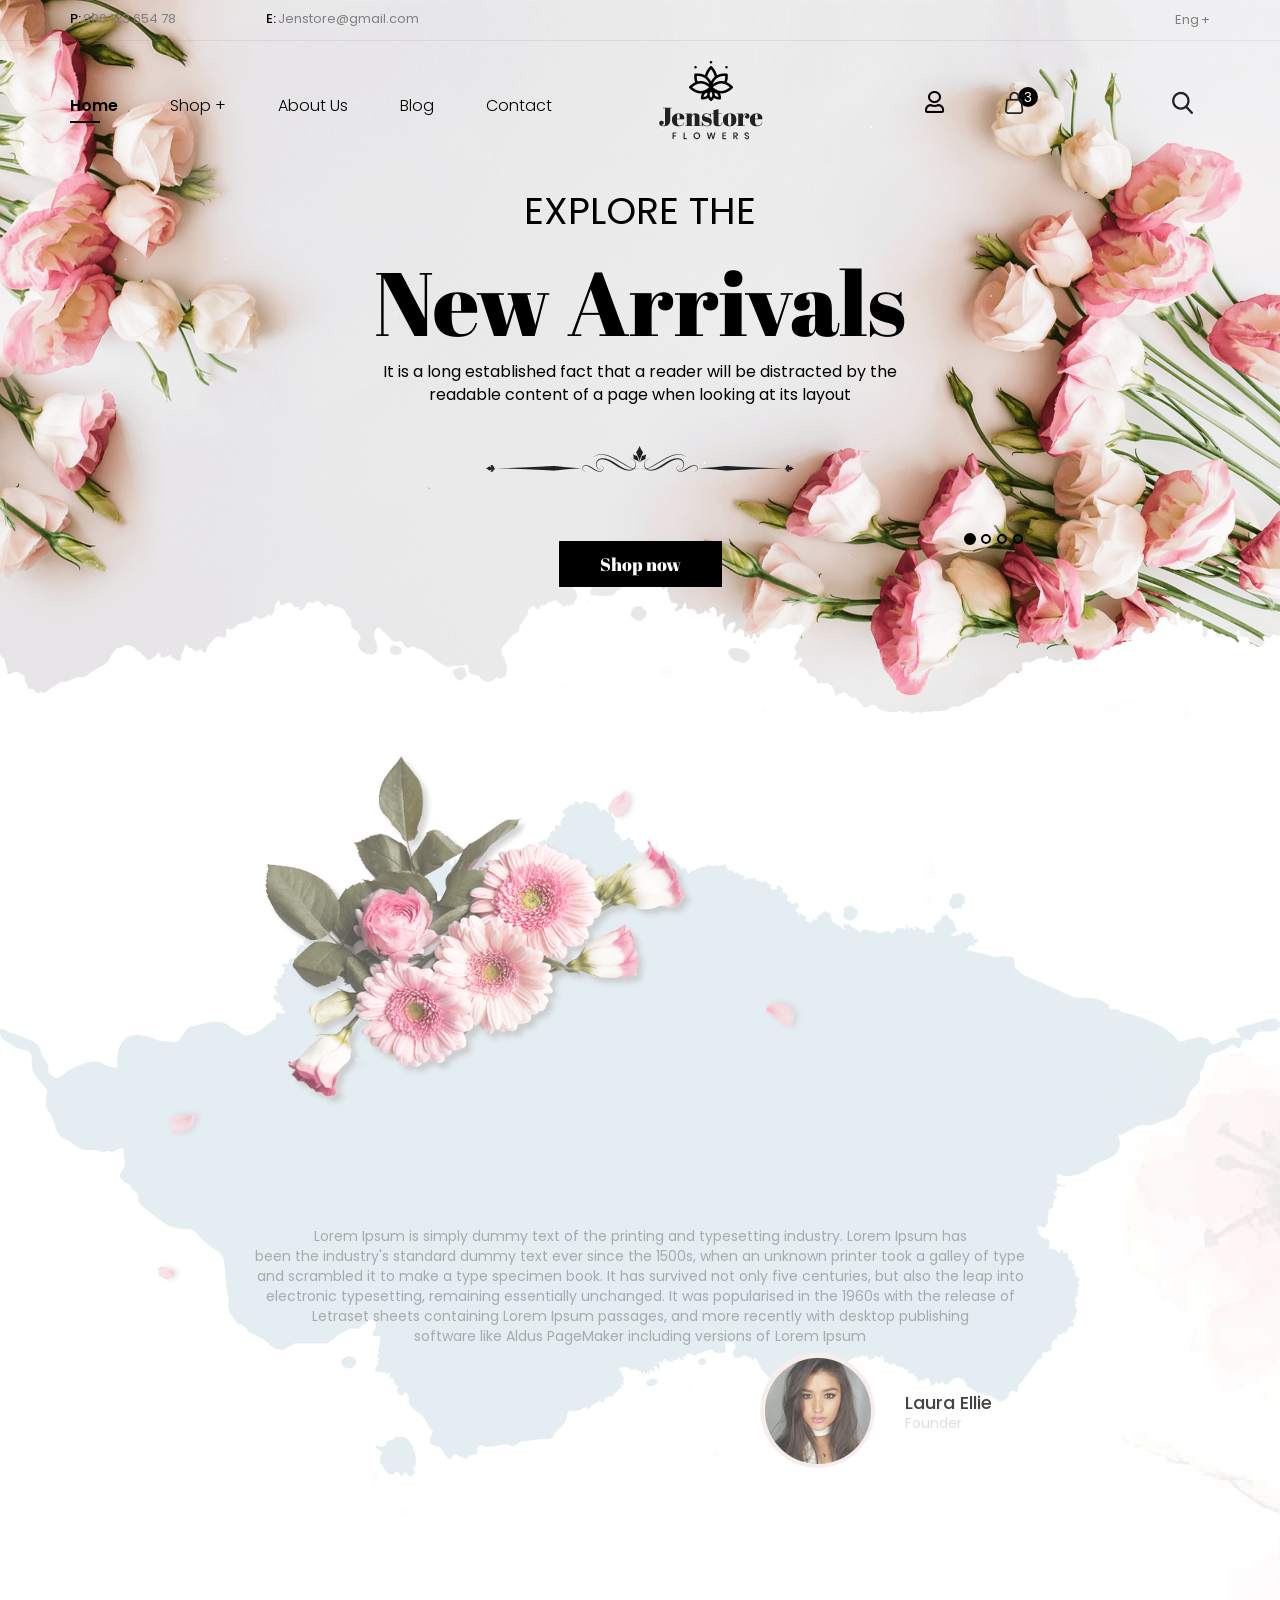
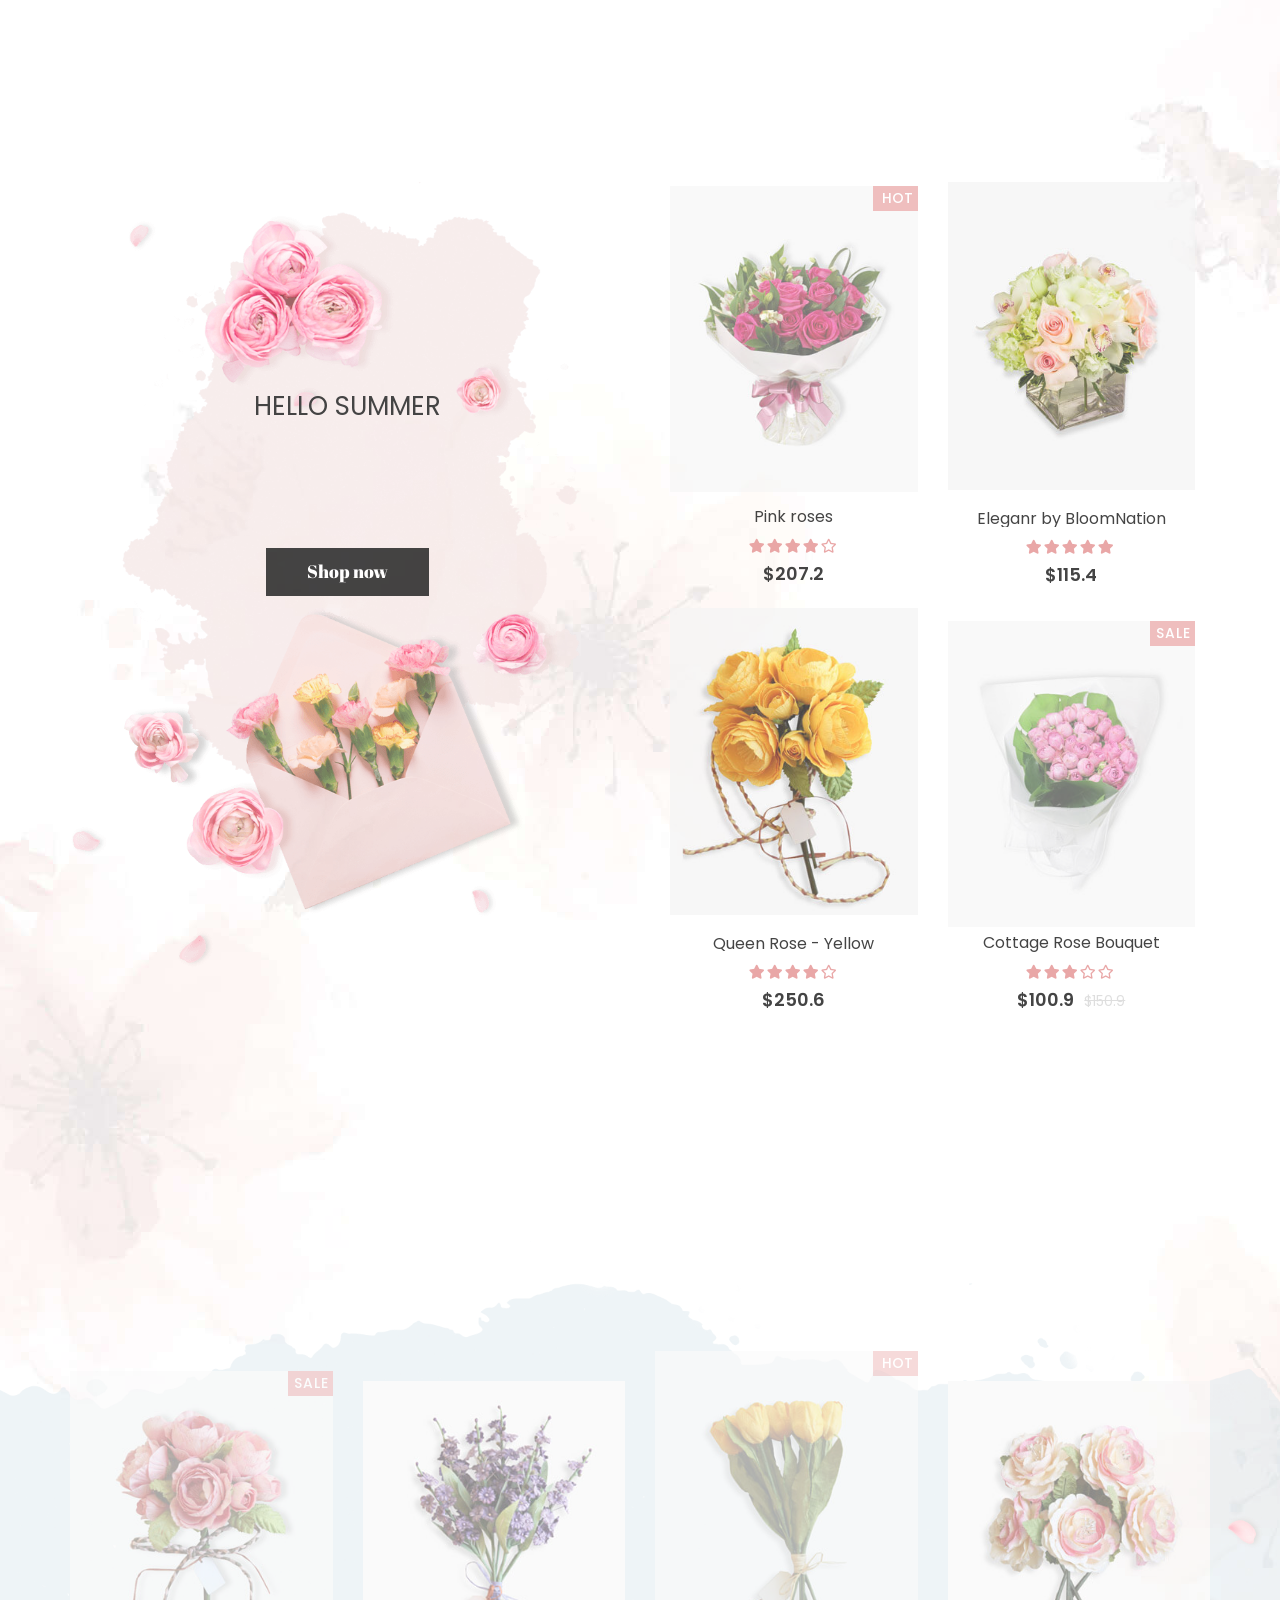
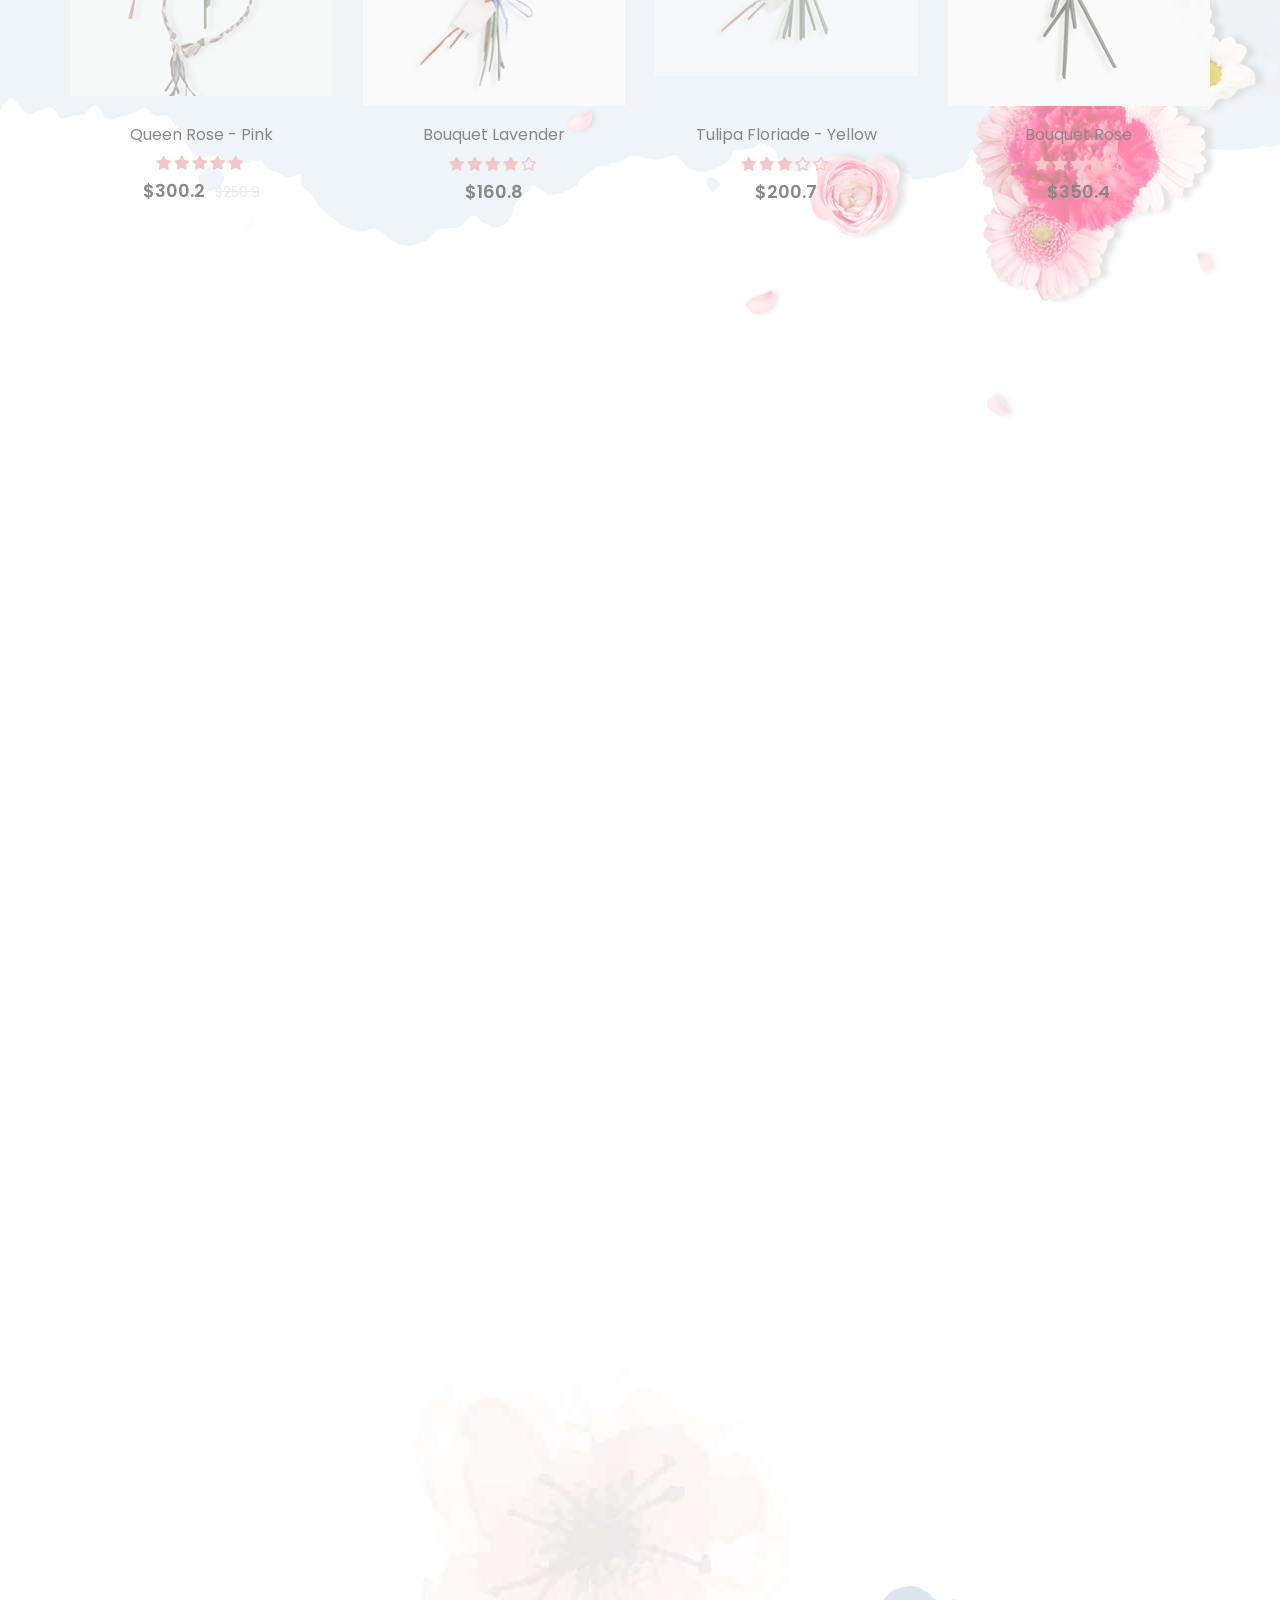
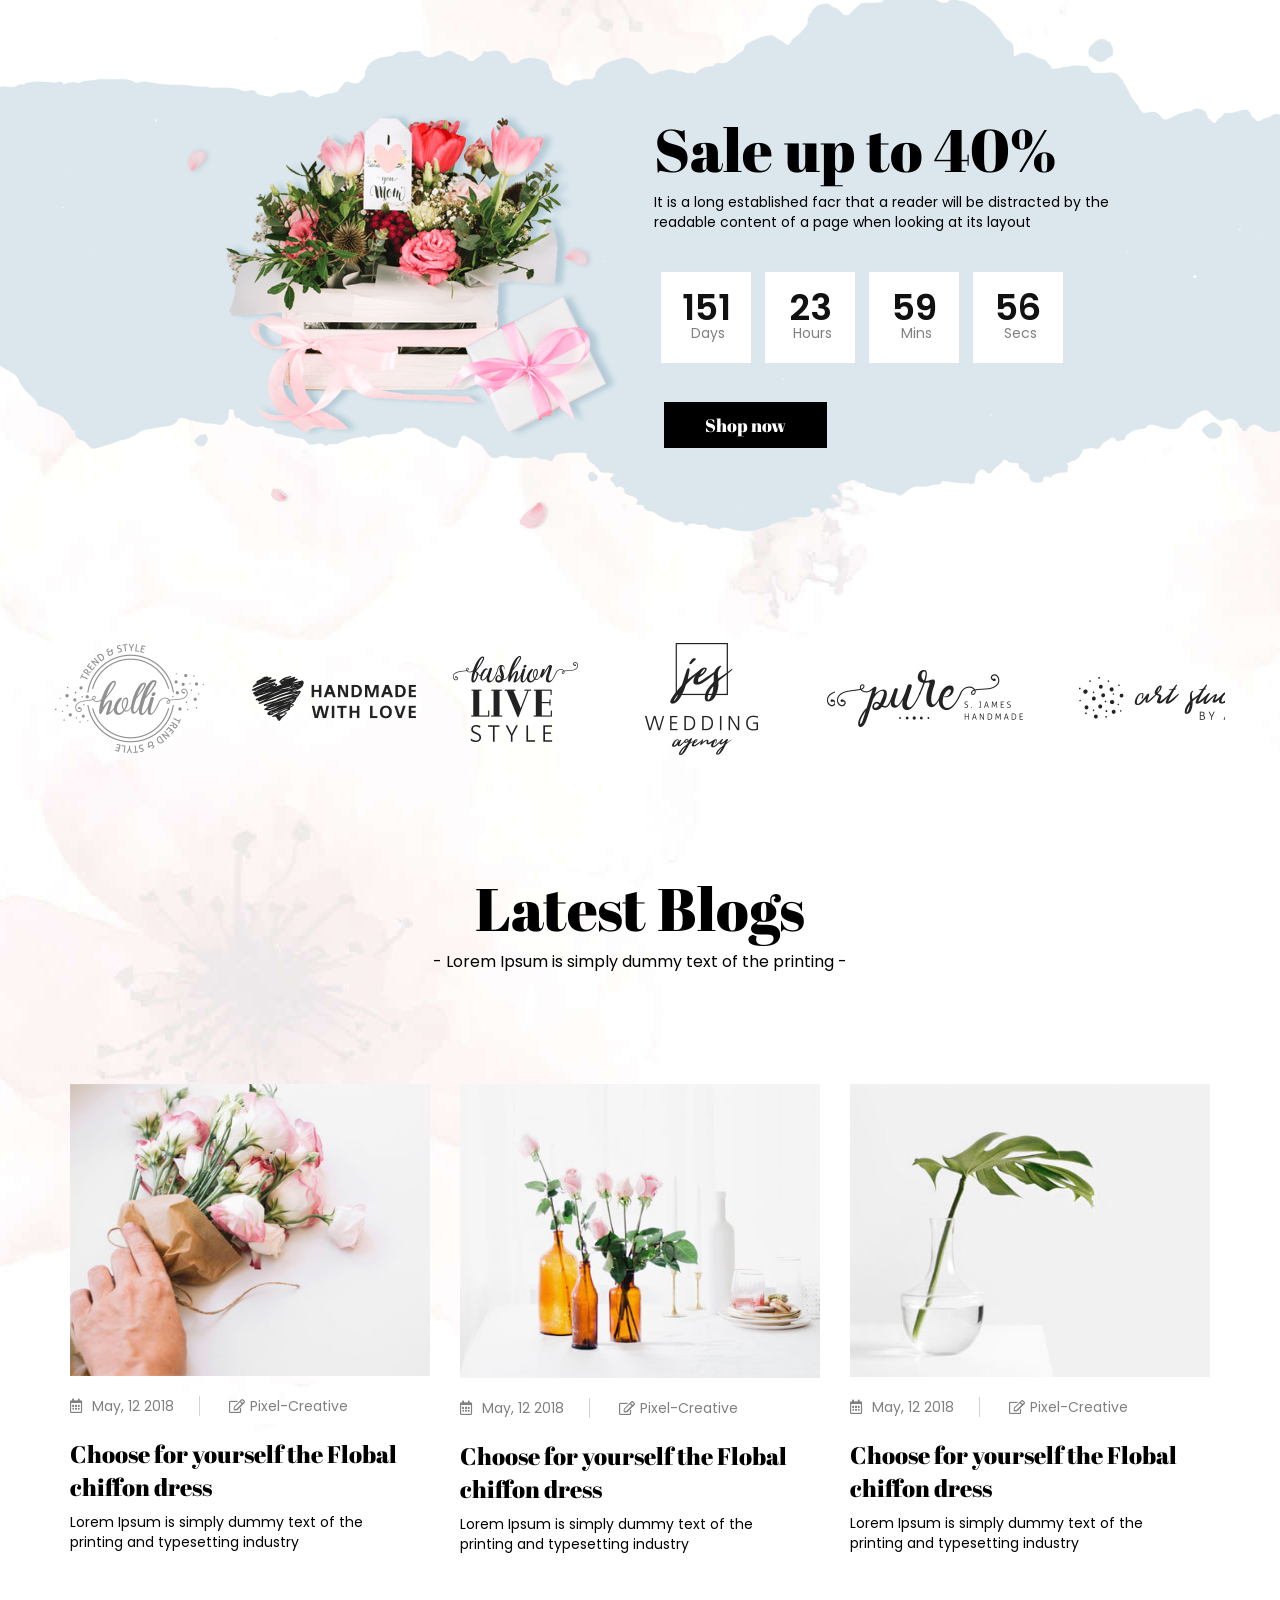
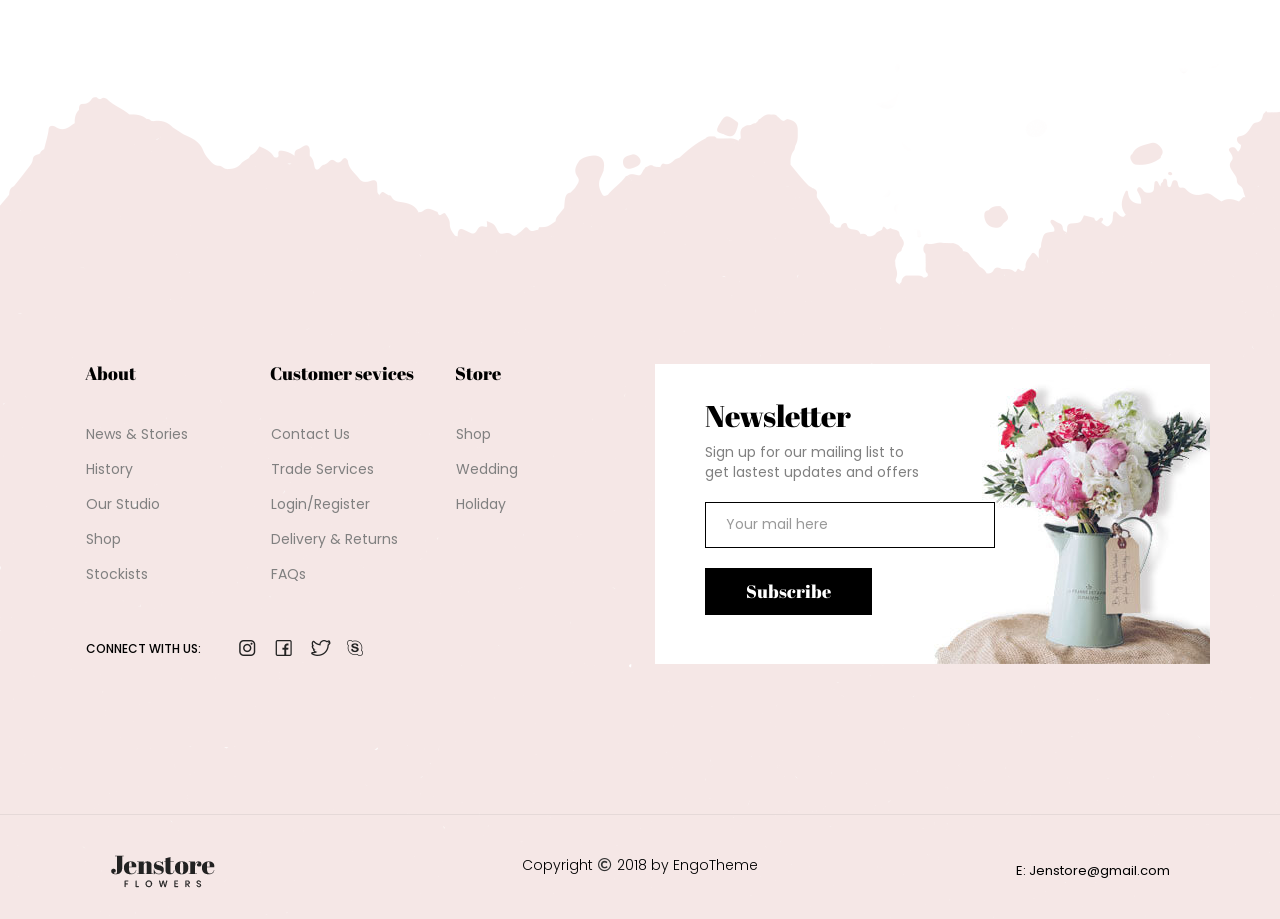
<file: flower/src/main/webapp/WEB-INF/page/index.html>
﻿<!DOCTYPE html>
<html>
<head>
<title>Homev1</title>
<meta charset="utf-8">
<!-- bootstrap vs fontawesome-->
<meta name="viewport" content="width=device-width, initial-scale=1">
<link rel="stylesheet" href="css/bootstrap.min.css" >
<link rel="icon" href="img/favicon.png" type="image/x-icon"/>
<link rel="stylesheet" type="text/css" href="css/style-homev1.css">
<link rel="stylesheet" type="text/css" href="css/style-res-v1.css">
<link rel="stylesheet" type="text/css" href="css/style-fix-nav.css">
<link rel="stylesheet" type="text/css" href="css/style-form-search-mobile.css">
<!-- scroll -->


<!-- GG FONT -->
<link href="https://fonts.googleapis.com/css?family=Abril+Fatface" rel="stylesheet">
<link href="https://fonts.googleapis.com/css?family=Poppins:300,400,500,700" rel="stylesheet">
<link rel="stylesheet" href="css/fontawesome.css" >
</head>
<body>



<header class="navbar-fixed-top pos-header" id="header-v1">
<nav class="hidden-xs">
	<div class="container">
		<ul class="nav navbar-nav nav-help">
			<li><span>P:</span>800 123 654 78</li>
			<li><span>E:</span>Jenstore@gmail.com</li>
		</ul>
		<ul class="nav navbar-nav navbar-right language">
			<li class="dropdown eng-language"><a href="#" class="dropdown-toggle" data-toggle="dropdown">Eng</a><figure id="language-figure"></figure>
					<ul class="dropdown-menu">
						<li><a href="#">Eng</a></li>
						<li><a href="#">France</a></li>
					</ul>
			</li>
		</ul>
	</div>
</nav>

	<div class="container">
		<div class="row">
			
		
		<div class="navbar-header mobile-menu">
					<button type="button" class="navbar-toggle" data-toggle="collapse" data-target="#myNavbar">
					    <i class="fas fa-bars"></i>                 
					   	</button>
			 </div>
		<div class="collapse navbar-collapse col-lg-6 col-md-6 col-sm-12 col-xs-12" id="myNavbar">
			<form class="hidden-lg hidden-md form-group form-search-mobile">
				<input type="text" name="search" placeholder="Search here..." class="form-control">
				<button type="submit"><img src="img/Search.png" alt="search" class="img-responsive"></button>
		</form>
	<ul class="nav navbar-nav menu-main">
				<li><figure id="btn-close-menu" class="hidden-lg hidden-md"><i class="far fa-times-circle"></i></figure></li>
				<li class="dropdown menu-home">
					<a href="#" id="home-menu" class="dropdown-toggle" data-toggle="dropdown">Home</a>
					<ul class="menu-home-lv2 dropdown-menu">
						<li class="li-home"><i class="fas fa-long-arrow-alt-right hidden-md hidden-sm hidden-xs"></i><a href="homev1.html">Home 1</a></li>
						<li class="li-home"><i class="fas fa-long-arrow-alt-right hidden-md hidden-sm hidden-xs"></i><a href="homev2.html">Home 2</a></li>
						<li class="li-home"><i class="fas fa-long-arrow-alt-right hidden-md hidden-sm hidden-xs"></i><a href="homev3.html">Home 3</a></li>
						
					</ul>
				</li>
				<li class="shop-menu dropdown"><a href="#" class="dropdown-toggle" data-toggle="dropdown">Shop +</a><figure id="shop-1" class="hidden-sm hidden-xs"></figure>
					<div class="dropdown-menu">
				<div class="container container-menu">
					<ul class="row">
				<li class="col-lg-8 col-md-8 col-sm-8 col-xs-12">
					<ul>
						<li class="col-lg-4 col-md-4 col-sm-12 col-xs-12 menu-home-lv2">
							<ul>
									<li><a href="#">SHOP PAGE</a> </li>
									<li class="li-home li-one"><i class="fas fa-long-arrow-alt-right hidden-sm hidden-md hidden-xs"></i><a href="shop-right-sidebar.html">Right sidebar</a></li>
									<li class="li-home"><i class="fas fa-long-arrow-alt-right hidden-sm hidden-md hidden-xs"></i><a href="shop-left-sidebar.html">Left sidebar</a></li>
									<li class="li-home"><i class="fas fa-long-arrow-alt-right hidden-sm hidden-md hidden-xs"></i><a href="shop-full-screen.html">Full screen</a></li>
									<li class="li-home"><i class="fas fa-long-arrow-alt-right hidden-sm hidden-md hidden-xs"></i><a href="shop-full-width.html">Full width</a></li>
									<li class="li-home"><i class="fas fa-long-arrow-alt-right hidden-sm hidden-md hidden-xs"></i><a href="singel-detail.html">Singel detail</a></li>
								
							</ul>
						</li>
						<li class="col-lg-4 col-md-4 col-sm-12 col-xs-12 menu-home-lv2">
							<ul>
								<li><a href="#">CHECKING PAGE</a></li> 
									<li class="li-home li-one"><i class="fas fa-long-arrow-alt-right hidden-sm hidden-md hidden-xs"></i><a href="shopping-cart.html">Shopping Cart</a></li>
									<li class="li-home"><i class="fas fa-long-arrow-alt-right hidden-sm hidden-md hidden-xs"></i><a href="checkout.html">Checkout</a></li>
									<li class="li-home"><i class="fas fa-long-arrow-alt-right hidden-sm hidden-md hidden-xs"></i><a href="order.html">Order</a></li>
							</ul>
						</li>
						<li class="col-lg-4 col-md-4 col-sm-12 col-xs-12 menu-home-lv2">
							<ul>
									<li><a href="#">OTHER PAGE</a></li>
									<li class="li-home li-one"><i class="fas fa-long-arrow-alt-right hidden-sm hidden-md hidden-xs"></i><a href="FAQ.html">FAQ</a></li>
									<li class="li-home"><i class="fas fa-long-arrow-alt-right hidden-sm hidden-md hidden-xs"></i><a href="login_register.html">Login/Register</a></li>
									<li class="li-home"><i class="fas fa-long-arrow-alt-right hidden-sm hidden-md hidden-xs"></i><a href="page404.html">Page404</a></li>
									<li class="li-home"><i class="fas fa-long-arrow-alt-right hidden-sm hidden-md hidden-xs"></i><a href="tracking.html">Tracking</a></li>
									<li class="li-home"><i class="fas fa-long-arrow-alt-right hidden-sm hidden-md hidden-xs"></i><a href="wishlist.html">Wishlist</a></li>
							</ul>
						</li>
						
					</ul>
				</li>
				<li class="col-lg-4 col-md-4 hidden-sm hidden-xs li-banner">
					<a href="#"><img src="img/Shop-now-banner.png" alt="img-holiwood"></a>
				</li>
				
					</ul>
				</div>
			</div>
				</li>
		<li class="wedding-menu"><a href="about.html">About Us</a><figure id="wedding-1" class="hidden-sm hidden-xs"></figure></li>
		<li class="blog-menu dropdown">
						<a href="#" class="dropdown-toggle" data-toggle="dropdown">Blog</a><figure id="blog-1" class=" hidden-sm hidden-md hidden-xs"></figure>
						<ul class="menu-home-lv2 dropdown-menu">
							<li class="li-home"><i class="fas fa-long-arrow-alt-right hidden-sm hidden-md hidden-xs"></i><a href="blog.html">Blog right sidebar</a></li>
							<li class="li-home"><i class="fas fa-long-arrow-alt-right hidden-sm hidden-md hidden-xs"></i><a href="blog-left-sidebar.html">Blog Left sidebar</a></li>
							<li class="li-home"><i class="fas fa-long-arrow-alt-right hidden-sm hidden-md hidden-xs"></i><a href="blog-no-sidebar.html">Blog no sidebar</a></li>
							<li class="li-home"><i class="fas fa-long-arrow-alt-right hidden-sm hidden-md hidden-xs"></i><a href="singel-post-left-sidebar.html">Singel post left sidebar</a></li>
							<li class="li-home"><i class="fas fa-long-arrow-alt-right hidden-sm hidden-md hidden-xs"></i><a href="singel-post-right-sidebar.html">Singel post right sidebar</a></li>
							<li class="li-home"><i class="fas fa-long-arrow-alt-right hidden-sm hidden-md hidden-xs"></i><a href="singel-post-no-sidebar.html">Singel post no sidebar</a></li>
						</ul>
					</li>
		<li class="contact-menu"><a href="contact.html">Contact</a><figure id="contact-1" class="hidden-sm hidden-xs"></figure></li>
		<li class="hidden-lg hidden-md"><a href="#"><i class="far fa-user"></i> My Account</a></li>
		<li class="hidden-lg hidden-md hidden-sm phone-mobile"><strong>P:</strong>800 123 654 78</li>
		<li class="hidden-lg hidden-md hidden-sm phone-mobile"><strong>E:</strong>Jenstore@gmail.com</li>
	</ul>
</div>
	<ul class="logo col-lg-2 col-md-2 col-sm-7 col-xs-7">
		<li><a href="#"><img src="img/logo.png" class="img-responsive" alt="img-holiwood"></a></li>
	</ul>
	<ul class="nav navbar-nav navbar-right icon-menu col-lg-4 col-md-4 col-sm-5 col-xs-5">
		<li class="icon-user hidden-sm hidden-xs"><a href="#"><i class="far fa-user"></i></a></li>
		<li class="dropdown cart-menu">
			<a href="#" class="dropdown-toggle" data-toggle="dropdown"><img src="img/cart.png" id="img-cart" alt="img-holiwood"></a>
			<div class="dropdown-menu">
				<div class="cart-1">
					<div class="img-cart"><img src="img/collec-1.jpg" class="img-responsive" alt="img-holiwood"></div>
					<div class="info-cart">
						<h1>Pink roses</h1>
						<span class="number">x1</span>
						<span class="prince-cart">$207.2</span>
					</div>
				</div>
				<div class="cart-1">
					<div class="img-cart"><img src="img/collec-2.jpg" class="img-responsive" alt="img-holiwood"></div>
					<div class="info-cart">
						<h1>Eleganr by BloomNation</h1>
						<span class="number">x1</span>
						<span class="prince-cart">$207.2</span>
					</div>
				</div>
				<div class="cart-1">
					<div class="img-cart"><img src="img/collec-3.jpg" class="img-responsive" alt="img-holiwood"></div>
					<div class="info-cart">
						<h1>Queen Rose - Yellow</h1>
						<span class="number">x1</span>
						<span class="prince-cart">$207.2</span>
					</div>
				</div>
				<div class="total">
					<span>Total:</span>
					<span>$621.6</span>
				</div>
				<div id="div-cart-menu">
					<a href="#">ADD TO CART</a>
					<a href="#" class="check">CHECK VIEW</a>
				</div>
			</div>
		</li>
		<li id="input-search" class="hidden-sm hidden-xs">
			<a href="#"><img src="img/Search.png" alt="img-holiwood"></a>
		</li>
	</ul>
</div>
</div>
</header>
<main>
<div class="content-search">

                            <div class="container container-100">
                            	<i class="far fa-times-circle" id="close-search"></i>
                                <h3 class="text-center">what are your looking for ?</h3>
                                <form method="get" action="/search" role="search" style="position: relative;">
                                  <input type="text" class="form-control control-search" value="" autocomplete="off" placeholder="Enter Search ..." aria-label="SEARCH" name="q">

                                  <button class="button_search" type="submit">search</button>
                                </form>
                            </div>
                            
</div>
<div id="myCarousel" class="carousel slide" data-ride="carousel">
<!-- Indicators -->
<ol class="carousel-indicators">
<li data-target="#myCarousel" data-slide-to="0" class="active"></li>
<li data-target="#myCarousel" data-slide-to="1"></li>
<li data-target="#myCarousel" data-slide-to="2"></li>
<li data-target="#myCarousel" data-slide-to="3"></li>
</ol>

<!-- Wrapper for slides -->
<div class="carousel-inner">

<div class="item active slide-1">
	<img src="img/slider-1.png" alt="img-holiwood">
	<div class="carousel-caption">
      <h3>EXPLORE THE</h3>
      <h1>New Arrivals</h1>
      <p>It is a long established fact that a reader will be distracted by the readable content of a page when looking at its layout</p>
      <img src="img/Pattern.png" alt="img-holiwood"><br>
      <a href="#">Shop now</a>
    </div>
  	
</div>

<div class="item slide-2">
	<img src="img/slider-2.png" alt="img-holiwood">
	<div class="carousel-caption">
      <h3>A Ferfect</h3>
      <h1>Bouquet</h1>
      <div class="line"></div>
      <p>It is a long established fact that a reader will be distracted by the redable content of a page when looking at its latout</p>
      <a href="#">Shop now</a>
    </div>
  
</div>

<div class="item slide-1">
	<img src="img/slider-1.png" alt="img-holiwood">
	<div class="carousel-caption">
      <h3>EXPLORE THE</h3>
      <h1>New Arrivals</h1>
      <p>It is a long established fact that a reader will be distracted by the readable content of a page when looking at its layout</p>
      <img src="img/Pattern.png" alt="img-holiwood"><br>
      <a href="#">Shop now</a>
    </div>
  	
</div>

<div class="item slide-2">
	<img src="img/slider-2.png" alt="img-holiwood">
	<div class="carousel-caption">
      <h3>A Ferfect</h3>
      <h1>Bouquet</h1>
      <div class="line"></div>
      <p>It is a long established fact that a reader will be distracted by the redable content of a page when looking at its latout</p>
      <a href="#">Shop now</a>
    </div>
  
</div>

</div>
</div>

<div class="who" id="showcase">
<div class="gallery clearfix">
	<figure>
<img src="img/who.png" alt="img-holiwood">
<h1>who we are ?</h1>
<h1 class="h2">who we are ?</h1>
<p>Lorem Ipsum is simply dummy text of the printing and typesetting industry. Lorem Ipsum has<br class="hidden-md hidden-sm hidden-xs">
been the industry's standard dummy text ever since the 1500s, when an unknown printer took a galley of type<br class="hidden-md hidden-sm hidden-xs"> and scrambled it to make a type specimen book. It has survived not only five centuries, but also the leap into<br class="hidden-md hidden-sm hidden-xs"> electronic typesetting, remaining essentially unchanged. It was popularised in the 1960s with the release of <br class="hidden-md hidden-sm hidden-xs">
Letraset sheets containing Lorem Ipsum passages, and more recently with desktop publishing <br class="hidden-md hidden-sm hidden-xs">
software like Aldus PageMaker including versions of Lorem Ipsum
</p>
<div class="media"><div class="media-left"><img src="img/avatar.jpg" id="avatar" class="media-object" alt="img-holiwood"></div><div class="media-body"><h3>Laura Ellie</h3><span>Founder</span></div></div>
</figure>
</div>
</div>




<div class="container collection" id="showcase-2">
<h1>Shop by collection</h1>
<h2>- All Category of Jenstore -</h2>
<div class="gallery clearfix">
<figure>
<div class="row">
	<div class="col-lg-6 col-md-6 col-sm-6 col-xs-6 banner-collec">

		<img src="img/collection.png" class="img-responsive" alt="img-holiwood">
		<h3>HELLO SUMMER</h3>
		<h1>Sale 10%</h1>
		<a href="#">Shop now</a>
	</div>
	<div class="col-lg-6 col-md-6 col-sm-6 col-xs-6">
		<div class="col-lg-6 col-md-6 col-sm-6 col-xs-6 product-collection">
			<div class="product-image-collec">
				<figure class="hot"><a href="#"><img src="img/collec-1.jpg" class="img-responsive" alt="img-holiwood"></a></figure>
				<div class="product-icon-collec">
					<a href="#" data-toggle="modal" data-target="#myModal"><i class="far fa-eye"></i></a>
					<a href="#"><i class="fas fa-shopping-basket"></i></a>
					<a href="#"><i class="far fa-heart"></i></a>
				</div>
			</div>
			<div class="product-title-collec">
				<h5><a href="#"> Pink roses</a></h5>
				<div class="star"><i class="fas fa-star"></i><i class="fas fa-star"></i><i class="fas fa-star"></i><i class="fas fa-star"></i><i class="far fa-star"></i></div>
				<div class="prince">$207.2</div>
			</div>
			
		</div>
		<div class="col-lg-6 col-md-6 col-sm-6 col-xs-6 product-collection">
			<div class="product-image-collec">
				<a href="#"><img src="img/collec-2.jpg" class="img-responsive" alt="img-holiwood"></a>
				<div class="product-icon-collec">
					<a href="#" data-toggle="modal" data-target="#myModal"><i class="far fa-eye"></i></a>
					<a href="#"><i class="fas fa-shopping-basket"></i></a>
					<a href="#"><i class="far fa-heart"></i></a>
				</div>
			</div>
			<div class="product-title-collec">
				<h5><a href="#"> Eleganr by BloomNation</a></h5>
				<div class="star"><i class="fas fa-star"></i><i class="fas fa-star"></i><i class="fas fa-star"></i><i class="fas fa-star"></i><i class="fas fa-star"></i></div>
				<div class="prince">$115.4</div>
			</div>
		</div>
		<div class="col-lg-6 col-md-6 col-sm-6 col-xs-6 product-collection">
			<div class="product-image-collec">
				<a href="#"><img src="img/collec-3.jpg" class="img-responsive" alt="img-holiwood"></a>
				<div class="product-icon-collec">
					<a href="#" data-toggle="modal" data-target="#myModal"><i class="far fa-eye"></i></a>
					<a href="#"><i class="fas fa-shopping-basket"></i></a>
					<a href="#"><i class="far fa-heart"></i></a>
				</div>
			</div>
			<div class="product-title-collec">
				<h5><a href="#">Queen Rose - Yellow</a></h5>
				<div class="star"><i class="fas fa-star"></i><i class="fas fa-star"></i><i class="fas fa-star"></i><i class="fas fa-star"></i><i class="far fa-star"></i></div>
				<div class="prince">$250.6</div>
			</div>
		</div>
		<div class="col-lg-6 col-md-6 col-sm-6 col-xs-6 product-collection">
			<div class="product-image-collec">
				<figure class="sale"><a href="#"><img src="img/collec-4.jpg" class="img-responsive" alt="img-holiwood"></a></figure>
				<div class="product-icon-collec">
					<a href="#" data-toggle="modal" data-target="#myModal"><i class="far fa-eye"></i></a>
					<a href="#"><i class="fas fa-shopping-basket"></i></a>
					<a href="#"><i class="far fa-heart"></i></a>
				</div>
			</div>
			<div class="product-title-collec">
				<h5><a href="#">Cottage Rose Bouquet</a></h5>
				<div class="star"><i class="fas fa-star"></i><i class="fas fa-star"></i><i class="fas fa-star"></i><i class="far fa-star"></i><i class="far fa-star"></i></div>
				<div class="prince">$100.9<s class="strike">$150.9</s></div>
			</div>
		</div>
	</div>
</div>
</figure>
</div>
</div>
<div class=" wedding" id="showcase-3">



<h1>Wedding</h1>
<h2>- Lorem Ipsum is<span class="hidden-xs"> simply dummy</span> text of the printing -</h2>
<div class="gallery clearfix">
<figure>
	<div class="img-wedding"><img src="img/wedding.png" alt="img-holiwood"></div>
	<div class="container wedding-content">
		<div class="row">
	<div class="col-lg-3 col-md-3 col-sm-3 col-xs-6 product-wedding">
		<div class="product-image-wedding">
			<figure class="sale"><a href="#"><img src="img/wedding-1.jpg" class="img-responsive" alt="img-holiwood"></a></figure>
				<div class="product-icon-wedding">
					<a href="#"><i class="far fa-eye"></i></a>
					<a href="#"><i class="fas fa-shopping-basket"></i></a>
					<a href="#"><i class="far fa-heart"></i></a>
				</div>
		</div>
		<div class="product-title-wedding">
				<h5><a href="#">Queen Rose - Pink</a></h5>
				<div class="star"><i class="fas fa-star"></i><i class="fas fa-star"></i><i class="fas fa-star"></i><i class="fas fa-star"></i><i class="fas fa-star"></i></div>
				<div class="prince">$300.2<s class="strike">$250.9</s></div>
		</div>
	</div>
	<div class="col-lg-3 col-md-3 col-sm-3 col-xs-6 product-wedding">
		<div class="product-image-wedding">
				<a href="#"><img src="img/wedding-2.jpg" class="img-responsive" alt="img-holiwood"></a>
				<div class="product-icon-wedding">
					<a href="#"><i class="far fa-eye"></i></a>
					<a href="#"><i class="fas fa-shopping-basket"></i></a>
					<a href="#"><i class="far fa-heart"></i></a>
				</div>
		</div>
		<div class="product-title-wedding">
				<h5><a href="#">Bouquet Lavender</a></h5>
				<div class="star"><i class="fas fa-star"></i><i class="fas fa-star"></i><i class="fas fa-star"></i><i class="fas fa-star"></i><i class="far fa-star"></i></div>
				<div class="prince">$160.8</div>
		</div>
	</div>
	<div class="col-lg-3 col-md-3 col-sm-3 col-xs-6 product-wedding">
		<div class="product-image-wedding">
			<figure class="hot"><a href="#"><img src="img/wedding-3.jpg" class="img-responsive" alt="img-holiwood"></a></figure>
				<div class="product-icon-wedding">
					<a href="#"><i class="far fa-eye"></i></a>
					<a href="#"><i class="fas fa-shopping-basket"></i></a>
					<a href="#"><i class="far fa-heart"></i></a>
				</div>
		</div>
		<div class="product-title-wedding">
				<h5><a href="#">Tulipa Floriade - Yellow</a></h5>
				<div class="star"><i class="fas fa-star"></i><i class="fas fa-star"></i><i class="fas fa-star"></i><i class="far fa-star"></i><i class="far fa-star"></i></div>
				<div class="prince">$200.7</div>
		</div>
	</div>
	<div class="col-lg-3 col-md-3 col-sm-3 col-xs-6 product-wedding">
		<div class="product-image-wedding">
				<a href="#"><img src="img/wedding-4.jpg" class="img-responsive" alt="img-holiwood"></a>
				<div class="product-icon-wedding">
					<a href="#"><i class="far fa-eye"></i></a>
					<a href="#"><i class="fas fa-shopping-basket"></i></a>
					<a href="#"><i class="far fa-heart"></i></a>
				</div>
		</div>
		<div class="product-title-wedding">
				<h5><a href="#">Bouquet Rose</a></h5>
				<div class="star"><i class="fas fa-star"></i><i class="fas fa-star"></i><i class="fas fa-star"></i><i class="fas fa-star"></i><i class="far fa-star"></i></div>
				<div class="prince">$350.4</div>
		</div>
	</div>
</div>
	</div>
	
</figure>
</div>

</div>
<div class="holiday" id="showcase-4">
<div class="container">
	<h1>Holiday</h1>
	<h2>- Lorem Ipsum is<span class="hidden-xs"> simply dummy</span> text of the printing -</h2>
	<div class="gallery clearfix">
	<figure>
	<div class="row">
		
	
	<div class="col-lg-6 col-md-6 col-sm-6 col-xs-6">
		<div class="col-lg-6 col-md-6 col-sm-6 col-xs-6 product-holiday">
			<div class="product-image-holiday">
				<figure class="hot"><a href="#"><img src="img/holiday-1.jpg" class="img-responsive" alt="img-holiwood"></a></figure>
				<div class="product-icon-holiday">
					<a href="#"><i class="far fa-eye"></i></a>
					<a href="#"><i class="fas fa-shopping-basket"></i></a>
					<a href="#"><i class="far fa-heart"></i></a>
				</div>
		</div>
		<div class="product-title-holiday">
				<h5><a href="#">Fun & Flirty By BloomNation</a></h5>
				<div class="star"><i class="fas fa-star"></i><i class="fas fa-star"></i><i class="fas fa-star"></i><i class="fas fa-star"></i><i class="far fa-star"></i></div>
				<div class="prince">$200.2</div>
		</div>
		</div>
		<div class="col-lg-6 col-md-6 col-sm-6 col-xs-6 product-holiday">
			<div class="product-image-holiday">
				<a href="#"><img src="img/holiday-2.jpg" class="img-responsive" alt="img-holiwood"></a>
				<div class="product-icon-holiday">
					<a href="#"><i class="far fa-eye"></i></a>
					<a href="#"><i class="fas fa-shopping-basket"></i></a>
					<a href="#"><i class="far fa-heart"></i></a>
				</div>
		</div>
		<div class="product-title-holiday">
				<h5><a href="#">Winter White Bouquet</a></h5>
				<div class="star"><i class="fas fa-star"></i><i class="fas fa-star"></i><i class="fas fa-star"></i><i class="fas fa-star"></i><i class="fas fa-star"></i></div>
				<div class="prince">$240.2</div>
		</div>
		</div>
		<div class="col-lg-6 col-md-6 col-sm-6 col-xs-6 product-holiday">
			<div class="product-image-holiday">
				<a href="#"><img src="img/holiday-3.jpg" class="img-responsive" alt="img-holiwood"></a>
				<div class="product-icon-holiday">
					<a href="#"><i class="far fa-eye"></i></a>
					<a href="#"><i class="fas fa-shopping-basket"></i></a>
					<a href="#"><i class="far fa-heart"></i></a>
				</div>
		</div>
		<div class="product-title-holiday">
				<h5><a href="#">Tulipa Floriade - Red</a></h5>
				<div class="star"><i class="fas fa-star"></i><i class="fas fa-star"></i><i class="far fa-star"></i><i class="far fa-star"></i><i class="far fa-star"></i></div>
				<div class="prince">$105.7</div>
		</div>
		</div>
		<div class="col-lg-6 col-md-6 col-sm-6 col-xs-6 product-holiday">
			<div class="product-image-holiday">
				<figure class="sale"><a href="#"><img src="img/holiday-4.jpg" class="img-responsive" alt="img-holiwood"></a></figure>
				<div class="product-icon-holiday">
					<a href="#"><i class="far fa-eye"></i></a>
					<a href="#"><i class="fas fa-shopping-basket"></i></a>
					<a href="#"><i class="far fa-heart"></i></a>
				</div>
		</div>
		<div class="product-title-holiday">
				<h5><a href="#">West Palm Beach Florist</a></h5>
				<div class="star"><i class="fas fa-star"></i><i class="fas fa-star"></i><i class="fas fa-star"></i><i class="fas fa-star"></i><i class="far fa-star"></i></div>
				<div class="prince">$209.2<s class="strike">$180.9</s></div>
		</div>
		</div>
	</div>
	
	<div class="col-lg-6 col-md-6 col-sm-6 col-xs-6 banner-holiday">
		<div class="img-banner-holiday">
			<img src="img/holiday.png" class="img-responsive" alt="img-holiwood">
		</div>
		<div class="title-holiday">
			<h1>HAPPY MOTHER'S DAY</h1>
			<p>Lorem ipsum is simply dummy text of the printing and typesetting</p>
			<span id="sale30">-30</span><span id="pt">%</span><br><span id="off">OFF</span>
		</div>
		
	</div>
	</div>
	</figure>
	</div>

</div>
</div>
<div class="count">
<div class="img-count">
	<img src="img/counter.png" alt="img-holiwood">
</div>
<div class="title-count">
	<h1>Sale up to 40%</h1>
<p>It is a long established facr that a reader will be distracted by the<br> readable content of a page when looking at its layout</p>
<div id="countdown">
<div id='tiles'></div>
	<ul class="labels">
		<li>Days</li>
		<li>Hours</li>
		<li>Mins</li>
		<li>Secs</li>
	 </ul>
</div>
<a href="#">Shop now</a>
</div>


</div>
<div class="brand container">
<div class="row">
	<div class="brand-1 col-lg-2 col-md-2 col-sm-4 col-xs-4"></div>
	<div class="brand-2 col-lg-2 col-md-2 col-sm-4 col-xs-4"></div>
	<div class="brand-3 col-lg-2 col-md-2 col-sm-4 col-xs-4"></div>
	<div class="brand-4 col-lg-2 col-md-2 col-sm-4 col-xs-4"></div>
	<div class="brand-5 col-lg-2 col-md-2 col-sm-4 col-xs-4"></div>
	<div class="brand-6 col-lg-2 col-md-2 col-sm-4 col-xs-4"></div>
</div>

</div>
<div class="container blog">
<h1>Latest Blogs</h1>
<p>- Lorem Ipsum is<span class="hidden-xs"> simply dummy</span> text of the printing -</p>
<div class="row">
	<div class="col-lg-4 col-md-4 col-sm-4 col-xs-6 product-blog">
		<a href="#"><img src="img/blog-1.jpg" class="img-responsive" title="img-blog" alt="img-holiwood"></a>
		<div class="time-blog">
			<span class="time"><i class="far fa-calendar-alt"></i><span>May, 12 2018</span></span>
			<span class="time"><i class="far fa-edit"></i><span>Pixel-Creative</span></span>
		</div>
		<h2><a href="#">Choose for yourself the Flobal chiffon dress</a></h2>
		<p>Lorem Ipsum is simply dummy text of the printing and typesetting industry</p>
	</div>
	<div class="col-lg-4 col-md-4 col-sm-4 col-xs-6 product-blog">
		<a href="#"><img src="img/blog-2.jpg" class="img-responsive" title="img-blog" alt="img-holiwood"></a>
		<div class="time-blog">
			<span class="time"><i class="far fa-calendar-alt"></i><span>May, 12 2018</span></span>
			<span class="time"><i class="far fa-edit"></i><span>Pixel-Creative</span></span>
		</div>
		<h2><a href="#">Choose for yourself the Flobal chiffon dress</a></h2>
		<p>Lorem Ipsum is simply dummy text of the printing and typesetting industry</p>

	</div>
	<div class="col-lg-4 col-md-4 col-sm-4 col-xs-6 product-blog">
		<a href="#"><img src="img/blog-3.jpg" class="img-responsive" title="img-blog" alt="img-holiwood"></a>
		<div class="time-blog">
			<span class="time"><i class="far fa-calendar-alt"></i><span>May, 12 2018</span></span>
			<span class="time"><i class="far fa-edit"></i><span>Pixel-Creative</span></span>
		</div>
		<h2><a href="#">Choose for yourself the Flobal chiffon dress</a></h2>
		<p>Lorem Ipsum is simply dummy text of the printing and typesetting industry</p>

	</div>
</div>
</div>
</main>
<footer>
<div class="container">
	<div class="row">
		<div class="col-lg-6 col-md-6 col-sm-6 col-xs-6 info-footer">
			<div class="col-lg-4 col-md-4 col-sm-4 col-xs-6">
				<h3>About</h3>
				<ul>
					<li><i class="fas fa-long-arrow-alt-right"></i><a href="#">News & Stories</a></li>
					<li><i class="fas fa-long-arrow-alt-right"></i><a href="#">History</a> </li>
					<li><i class="fas fa-long-arrow-alt-right"></i><a href="#">Our Studio</a></li>
					<li><i class="fas fa-long-arrow-alt-right"></i><a href="#">Shop</a></li>
					<li><i class="fas fa-long-arrow-alt-right"></i><a href="#">Stockists</a></li>
				</ul>
			</div>
			<div class="col-lg-4 col-md-4 col-sm-4 col-xs-6">
				<h3>Customer sevices</h3>
				<ul>
					<li><i class="fas fa-long-arrow-alt-right"></i><a href="#">Contact Us</a></li>
					<li><i class="fas fa-long-arrow-alt-right"></i><a href="#">Trade Services</a></li>
					<li><i class="fas fa-long-arrow-alt-right"></i><a href="#">Login/Register</a></li>
					<li><i class="fas fa-long-arrow-alt-right"></i><a href="#">Delivery & Returns</a></li>
					<li><i class="fas fa-long-arrow-alt-right"></i><a href="#">FAQs</a></li>
				</ul>
			</div>
			<div class="col-lg-4 col-md-4 col-sm-4 col-xs-6">
				<h3>Store</h3>
				<ul>
					<li><i class="fas fa-long-arrow-alt-right"></i><a href="#">Shop</a></li>
					<li><i class="fas fa-long-arrow-alt-right"></i><a href="#">Wedding</a></li>
					<li><i class="fas fa-long-arrow-alt-right"></i><a href="#">Holiday</a></li>
					
				</ul>
			</div>
			<div class="social-text"><span id="text-connect">CONNECT WITH US:</span>
				<span class="social"><a href="#" id="instar"></a><a href="#" id="fb"></a><a href="#" id="tw"></a><a href="#" id="sky"></a></span>
			</div>
		</div>
		<div class="col-lg-6 col-md-6 col-sm-6 col-xs-6 new-letter">
			<div class="form-new">
				<h1>Newsletter</h1>
			<p>Sign up for our mailing list to get lastest updates and offers</p>
			<form class="form-group">
				<input type="text" name="input-mail" placeholder="Your mail here" class="form-control input-lg">
				<button type="submit">Subscribe</button>
			</form>
			</div>
			
		</div>
	</div>
</div>
<div class="footer-logo">
	<div class="row footer-row">
		<div class="col-lg-4 col-md-4 col-sm-4 col-xs-12">
			<a href="#" class="logo-bot"></a>
		</div>
		<div class="col-lg-4 col-md-4 col-sm-4 col-xs-12 cop">
			<span>Copyright</span><i class="far fa-copyright"></i><span>2018 by EngoTheme</span>
		</div>
		<div class="col-lg-4 col-md-4 col-sm-4 col-xs-12">
			<span id="gmail-footer"><a href="#">E: Jenstore@gmail.com</a></span>
		</div>
	</div>
</div>
<div class="hidden-lg hidden-md back-to-top fade"><i class="fas fa-caret-up"></i></div>
<div class="BG-menu"></div>
<!-- Modal quick view -->
								<div id="myModal" class="modal fade" role="dialog">
								  <div class="modal-dialog">
								
								    <!-- Modal content-->
								    <div class="modal-content">
								      <div class="modal-header">
								        <button type="button" class="close" data-dismiss="modal">&times;</button>
								        
								      </div>
								      <div class="modal-body">
								       <div class="tab-content col-lg-12 col-md-12 col-sm-12 col-xs-12">
							<div id="img-pill-1" class="tab-pane fade in active">
  						<div class="col-lg-6 col-md-6 col-sm-6 col-xs-12">
						<div class="col-lg-3 col-md-3 col-sm-3 col-xs-12 title-quick">
							<figure class="fi-quick"><h1>QUICK VIEW</h1></figure>
						</div>
						<div class="col-lg-9 col-md-9 col-sm-9 col-xs-12">
							<img src="img/wedding-1.jpg" class="img-responsive" alt="holiwood">
						</div>
					</div>
  						<div class="col-lg-6 col-md-6 col-sm-6 col-xs-12 detail">
  							<h1>Queen Rose - Pink</h1>
							<p class="p1">It is a long established fact that a reader will be distracted  by the readable content of a page when looking at its layout.</p>
							<div class="star">
								<i class="fas fa-star"></i><i class="fas fa-star"></i><i class="fas fa-star"></i><i class="fas fa-star"></i><i class="fas fa-star"></i>
								<span>10 Rating(s) | Add Your Rating</span>
							</div>
							<div class="prince"><span>$250.9</span><s class="strike">$300.02</s></div>
							<figure class="fi-option"><p class="option">Option</p></figure>
							<div class="size">
								<span class="lb-size">Size <span class="sta-red">*</span></span><span class="lb-color">Color <span class="sta-red">*</span></span>
							</div>
							<div class="select-custom">
								<select>
									<option>S</option>
									<option>M</option>
									<option>L</option>
									<option>XL</option>
								</select>
								<a href="#"><span class="color-1"></span></a> <a href="#"><span class="color-2"></span></a> <a href="#"><span class="color-3"></span></a> <a href="#"><span class="color-4"></span></a> 
								<p class="require">Required Fields <span>*</span></p>
								<div class="Quality">
									
									<div class="input-group input-number-group">
										<span class="text-qua">Quanty:</span>
										  <div class="input-group-button">
										    <span class="input-number-decrement">-</span>
										  </div>
										  <input class="input-number" type="number" min="0" max="1000" value="01" >
										  <div class="input-group-button">
										    <span class="input-number-increment">+</span>
										  </div>
										  <span class="dola">$ </span><span class="total">250.9</span>
									</div>
									
								</div>
								<div class="add-cart">
									<a href="#" class="btn-add-cart">Add to cart</a>
									<a href="#" class="list-icon icon-1"><i class="far fa-eye"></i></a>
									<a href="#" class="list-icon icon-2"><i class="far fa-heart"></i></a>
								</div>
							</div>
  						</div>
				</div>
				<div id="img-pill-2" class="tab-pane fade">
					<div class="col-lg-6 col-md-6 col-sm-6 col-xs-12">
						<div class="col-lg-3 col-md-3 col-sm-3 col-xs-12 title-quick">
							<figure class="fi-quick"><h1>QUICK VIEW</h1></figure>
						</div>
						<div class="col-lg-9 col-md-9 col-sm-9 col-xs-12">
							<img src="img/queen.jpg" class="img-responsive" alt="holiwood">
						</div>
					</div>
  					<div class="col-lg-6 col-md-6 col-sm-6 col-xs-12 detail">
  							<h1>Queen Rose</h1>
							<p class="p1">It is a long established fact that a reader will be distracted  by the readable content of a page when looking at its layout.</p>
							<div class="star">
								<i class="fas fa-star"></i><i class="fas fa-star"></i><i class="fas fa-star"></i><i class="fas fa-star"></i><i class="fas fa-star"></i>
								<span>10 Rating(s) | Add Your Rating</span>
							</div>
							<div class="prince"><span>$300.02</span><s class="strike">$250.9</s></div>
							<figure class="fi-option"><p class="option">Option</p></figure>
							<div class="size">
								<span class="lb-size">Size <span class="sta-red">*</span></span><span class="lb-color">Color <span class="sta-red">*</span></span>
							</div>
							<div class="select-custom">
								<select>
									<option>S</option>
									<option>M</option>
									<option>L</option>
									<option>XL</option>
								</select>
								<a href="#"><span class="color-1"></span></a> <a href="#"><span class="color-2"></span></a> <a href="#"><span class="color-3"></span></a> <a href="#"><span class="color-4"></span></a> 
								<p class="require">Required Fields <span>*</span></p>
								<div class="Quality">
									
									<div class="input-group input-number-group">
										<span class="text-qua">Quanty:</span>
										  <div class="input-group-button">
										    <span class="input-number-decrement">-</span>
										  </div>
										  <input class="input-number" type="number" min="0" max="1000" value="01" >
										  <div class="input-group-button">
										    <span class="input-number-increment">+</span>
										  </div>
										  <span class="dola">$ </span><span class="total">250.9</span>
									</div>
									
								</div>
								<div class="add-cart">
									<a href="#" class="btn-add-cart">Add to cart</a>
									<a href="#" class="list-icon icon-1"><i class="far fa-eye"></i></a>
									<a href="#" class="list-icon icon-2"><i class="far fa-heart"></i></a>
								</div>
							</div>
  						</div>	
				</div>
				<div id="img-pill-3" class="tab-pane fade">
					<div class="col-lg-6 col-md-6 col-sm-6 col-xs-12">
						<div class="col-lg-3 col-md-3 col-sm-3 col-xs-12 title-quick">
							<figure class="fi-quick"><h1>QUICK VIEW</h1></figure>
						</div>
						<div class="col-lg-9 col-md-9 col-sm-9 col-xs-12">
							<img src="img/laven.jpg" class="img-responsive" alt="holiwood">
						</div>
					</div>
					<div class="col-lg-6 col-md-6 col-sm-6 col-xs-12 detail">
  							<h1>Lavender</h1>
							<p class="p1">It is a long established fact that a reader will be distracted  by the readable content of a page when looking at its layout.</p>
							<div class="star">
								<i class="fas fa-star"></i><i class="fas fa-star"></i><i class="fas fa-star"></i><i class="fas fa-star"></i><i class="fas fa-star"></i>
								<span>10 Rating(s) | Add Your Rating</span>
							</div>
							<div class="prince"><span>$300.02</span><s class="strike">$250.9</s></div>
							<figure class="fi-option"><p class="option">Option</p></figure>
							<div class="size">
								<span class="lb-size">Size <span class="sta-red">*</span></span><span class="lb-color">Color <span class="sta-red">*</span></span>
							</div>
							<div class="select-custom">
								<select>
									<option>S</option>
									<option>M</option>
									<option>L</option>
									<option>XL</option>
								</select>
								<a href="#"><span class="color-1"></span></a> <a href="#"><span class="color-2"></span></a> <a href="#"><span class="color-3"></span></a> <a href="#"><span class="color-4"></span></a> 
								<p class="require">Required Fields <span>*</span></p>
								<div class="Quality">
									
									<div class="input-group input-number-group">
										<span class="text-qua">Quanty:</span>
										  <div class="input-group-button">
										    <span class="input-number-decrement">-</span>
										  </div>
										  <input class="input-number" type="number" min="0" max="1000" value="01" >
										  <div class="input-group-button">
										    <span class="input-number-increment">+</span>
										  </div>
										  <span class="dola">$ </span><span class="total">250.9</span>
									</div>
									
								</div>
								<div class="add-cart">
									<a href="#" class="btn-add-cart">Add to cart</a>
									<a href="#" class="list-icon icon-1"><i class="far fa-eye"></i></a>
									<a href="#" class="list-icon icon-2"><i class="far fa-heart"></i></a>
								</div>
							</div>
  						</div>
 						
				</div>
				<div id="img-pill-4" class="tab-pane fade">
					<div class="col-lg-6 col-md-6 col-sm-6 col-xs-12">
						<div class="col-lg-3 col-md-3 col-sm-3 col-xs-12 title-quick">
							<figure class="fi-quick"><h1>QUICK VIEW</h1></figure>
						</div>
						<div class="col-lg-9 col-md-9 col-sm-9 col-xs-12">
							<img src="img/collec-3.jpg" class="img-responsive" alt="holiwood">
						</div>
					</div>
 					<div class="col-lg-6 col-md-6 col-sm-6 col-xs-12 detail">
  							<h1>Queen Rose - Yellow</h1>
							<p class="p1">It is a long established fact that a reader will be distracted  by the readable content of a page when looking at its layout.</p>
							<div class="star">
								<i class="fas fa-star"></i><i class="fas fa-star"></i><i class="fas fa-star"></i><i class="fas fa-star"></i><i class="fas fa-star"></i>
								<span>10 Rating(s) | Add Your Rating</span>
							</div>
							<div class="prince"><span>$300.02</span><s class="strike">$250.9</s></div>
							<figure class="fi-option"><p class="option">Option</p></figure>
							<div class="size">
								<span class="lb-size">Size <span class="sta-red">*</span></span><span class="lb-color">Color <span class="sta-red">*</span></span>
							</div>
							<div class="select-custom">
								<select>
									<option>S</option>
									<option>M</option>
									<option>L</option>
									<option>XL</option>
								</select>
								<a href="#"><span class="color-1"></span></a> <a href="#"><span class="color-2"></span></a> <a href="#"><span class="color-3"></span></a> <a href="#"><span class="color-4"></span></a> 
								<p class="require">Required Fields <span>*</span></p>
								<div class="Quality">
									
									<div class="input-group input-number-group">
										<span class="text-qua">Quanty:</span>
										  <div class="input-group-button">
										    <span class="input-number-decrement">-</span>
										  </div>
										  <input class="input-number" type="number" min="0" max="1000" value="01" >
										  <div class="input-group-button">
										    <span class="input-number-increment">+</span>
										  </div>
										  <span class="dola">$ </span><span class="total">250.9</span>
									</div>
									
								</div>
								<div class="add-cart">
									<a href="#" class="btn-add-cart">Add to cart</a>
									<a href="#" class="list-icon icon-1"><i class="far fa-eye"></i></a>
									<a href="#" class="list-icon icon-2"><i class="far fa-heart"></i></a>
								</div>
							</div>
  						</div>	
				</div>
				</div>
				<ul class="nav nav-pills col-lg-6 col-md-6 col-sm-6 col-xs-12 img-pill">
				  <li class="active col-lg-4 col-md-4 col-sm-4 col-xs-12"><a data-toggle="pill" href="#img-pill-1"><img src="img/wedding-1.jpg" class="img-responsive" alt="holiwood"></a></li>
				  <li class="col-lg-4 col-md-4 col-sm-4 col-xs-12"><a data-toggle="pill" href="#img-pill-2"><img src="img/queen.jpg" class="img-responsive" alt="holiwood"></a></li>
				  <li class="col-lg-4 col-md-4 col-sm-4 col-xs-12"><a data-toggle="pill" href="#img-pill-3"><img src="img/laven.jpg" class="img-responsive" alt="holiwood"></a></li>
				  <li class="col-lg-4 col-md-4 col-sm-4 col-xs-12"><a data-toggle="pill" href="#img-pill-4"><img src="img/collec-3.jpg" class="img-responsive" alt="holiwood"></a></li>
				</ul>
								      </div>
								      
								    </div>
								
								  </div>
								</div>
<!-- --------------------------- -->
</footer>

<!-- boostrap & jquery -->
<script src="js/jquery.min_af.js"></script>
<script src="js/bootstrap.min_0028.js"></script>
<!-- js file -->
<script src="js/function-homev1.js"></script>
<script src="js/function-sidebar.js"></script>
<script src="js/function-back-top.js"></script>
<script src="js/function-select-custom.js"></script>
<script src="js/function-search-v2.js"></script>
<!-- scroll js -->
<script type="text/javascript" src="scrolling/TweenMax.min.js"></script>
<script src="scrolling/jquery.superscrollorama.js"></script>
<script src="js/function-scroll.js"></script>

</body>
</html>
</file>
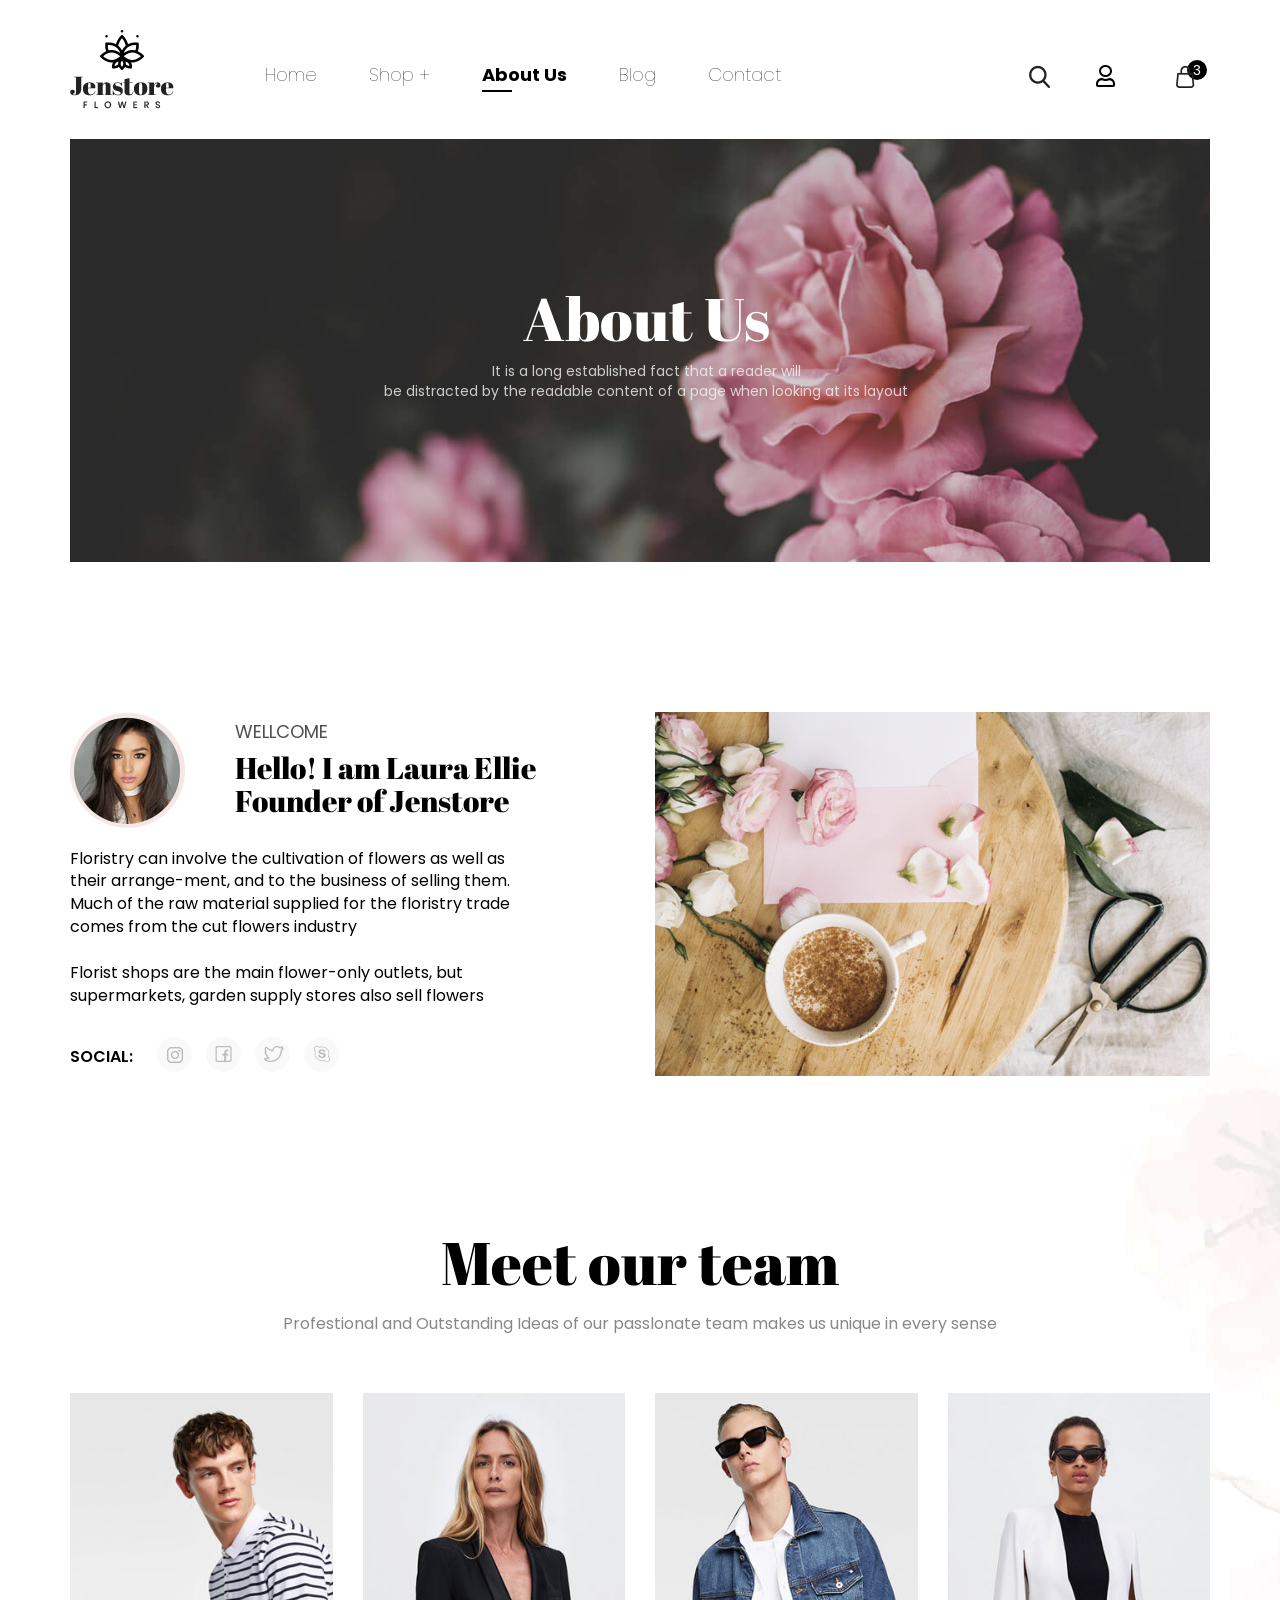
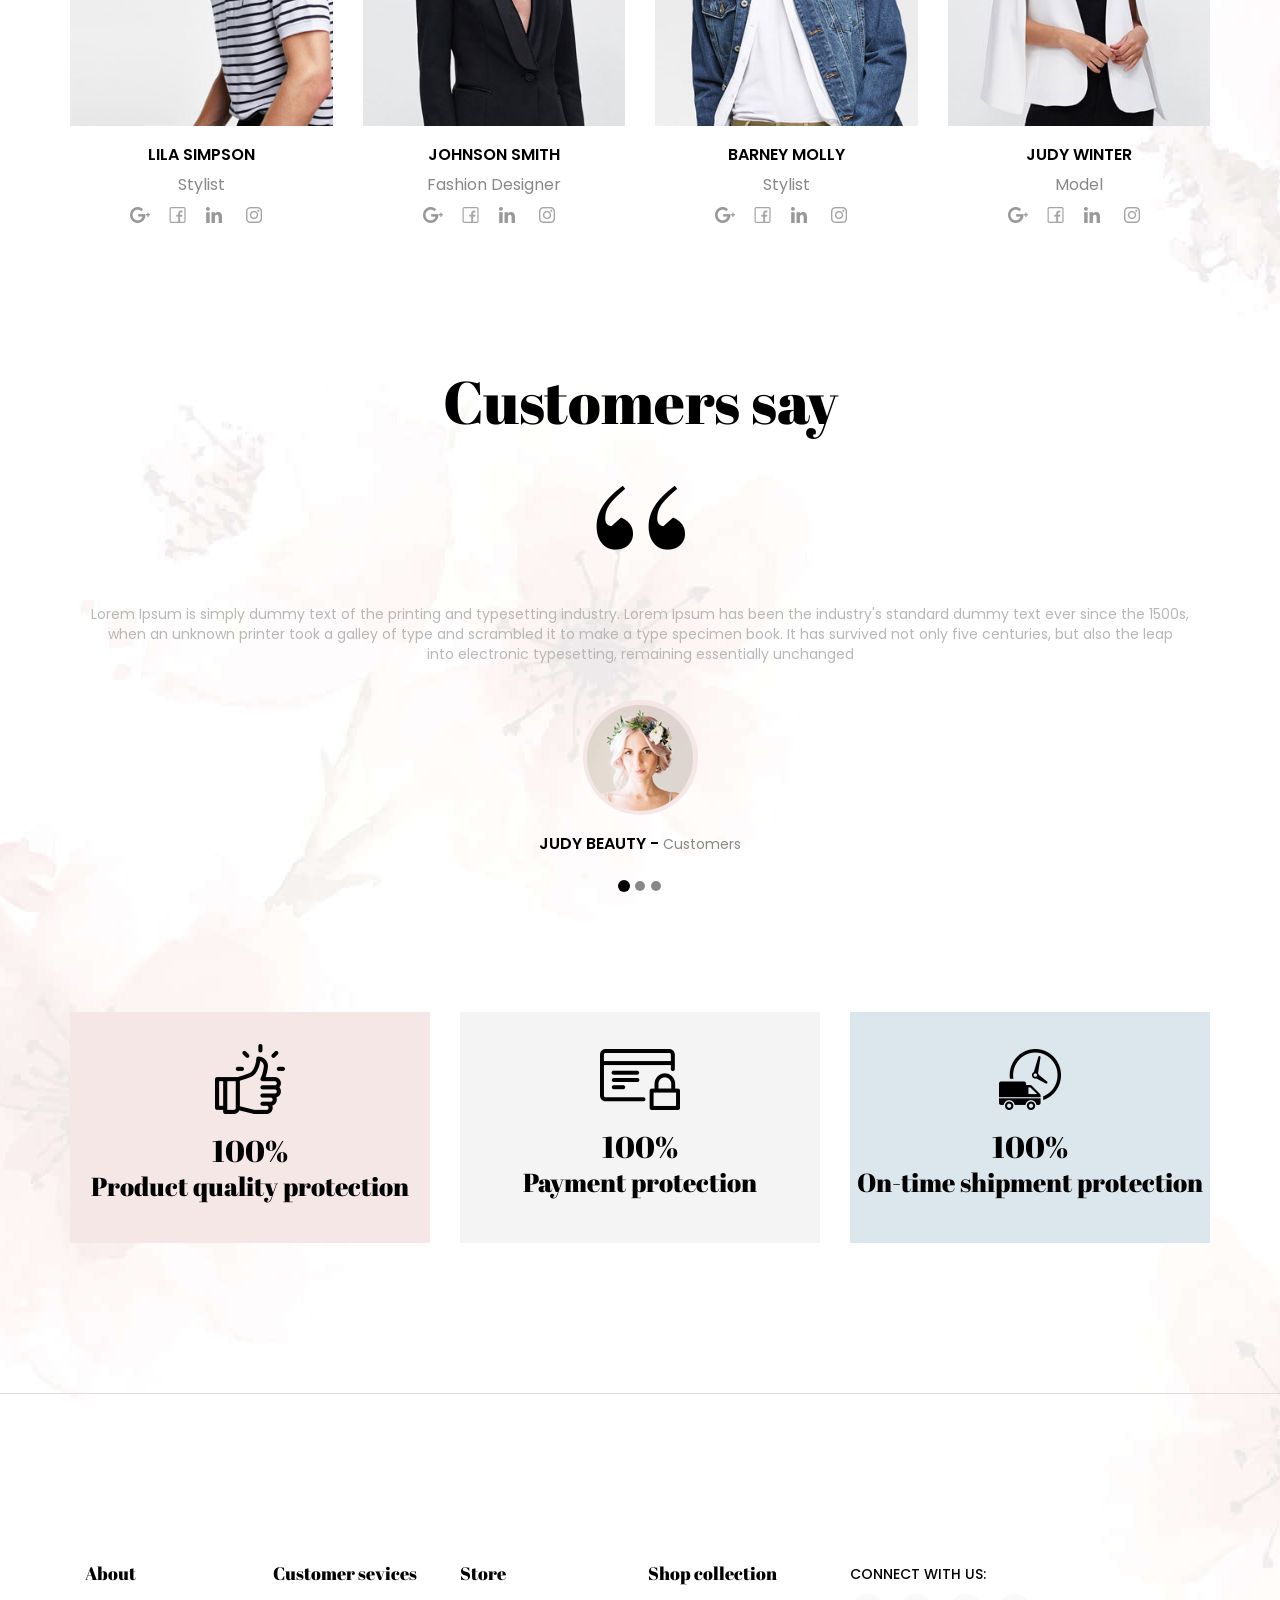
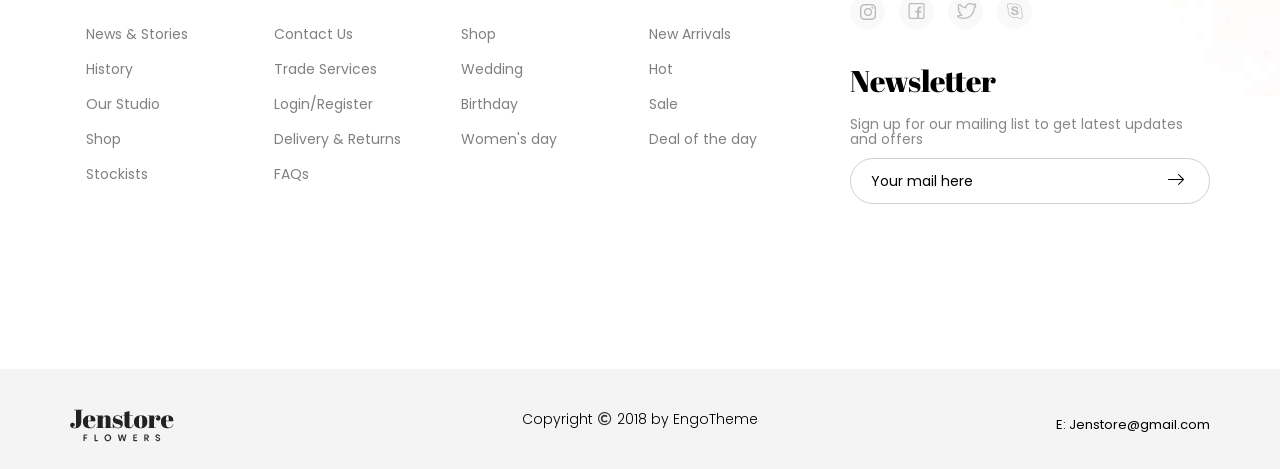
<file: flower/src/main/webapp/WEB-INF/page/about.html>
﻿<!DOCTYPE html>
<html>
<head>
	<title>About</title>
	<meta charset="utf-8">
	<!-- bootstrap vs fontawesome-->
	<meta name="viewport" content="width=device-width, initial-scale=1">
	<link rel="stylesheet" href="css/bootstrap.min.css" >
	<link rel="icon" href="img/favicon.png" type="image/x-icon"/>
	<link rel="stylesheet" type="text/css" href="css/style-about.css">
	<link rel="stylesheet" type="text/css" href="css/style-res-about.css">
	<link rel="stylesheet" type="text/css" href="css/style-fix-nav.css">
	<link rel="stylesheet" type="text/css" href="css/style-form-search-mobile.css">
		<!-- slick -->
	
	<!-- GG FONT -->
	<link href="https://fonts.googleapis.com/css?family=Abril+Fatface" rel="stylesheet">
	<link href="https://fonts.googleapis.com/css?family=Poppins:300,400,500,700" rel="stylesheet">
	<link rel="stylesheet" href="css/fontawesome.css" >
</head>
<body>


<header class="container" id="header-v3">
	
		<div class="row">
			<div class="col-lg-2 col-md-2 col-sm-2 col-xs-3 logo"><a href="#"><img src="img/logo.png" alt="img-holiwood"></a></div>
			<div class="col-lg-7 col-md-7 col-sm-12 col-xs-12 menu-mobile">
				<div class=" collapse navbar-collapse" id="myNavbar">

				<form class="hidden-lg hidden-md form-group form-search-mobile">
					<input type="text" name="search" placeholder="Search here..." class="form-control">
					<button type="submit"><img src="img/Search.png" alt="search" class="img-responsive"></button>
				</form>
				
				<ul class="nav navbar-nav menu-main">
					
					<li class="dropdown menu-home">
						<a href="#" id="home-menu" class="dropdown-toggle" data-toggle="dropdown">Home</a><figure id="home-1"></figure>
						<ul class="menu-home-lv2 dropdown-menu">
							<li class="li-home"><i class="fas fa-long-arrow-alt-right hidden-sm hidden-md hidden-xs"></i><a href="homev1.html">Home 1</a></li>
							<li class="li-home"><i class="fas fa-long-arrow-alt-right hidden-sm hidden-md hidden-xs"></i><a href="homev2.html">Home 2</a></li>
							<li class="li-home"><i class="fas fa-long-arrow-alt-right hidden-sm hidden-md hidden-xs"></i><a href="homev3.html">Home 3</a></li>
							
						</ul>
					</li>
					<li class="shop-menu dropdown"><a href="#" class="dropdown-toggle" data-toggle="dropdown">Shop +</a><figure id="shop-1" class=" hidden-sm hidden-md hidden-xs"></figure>
						<div class="dropdown-menu">
					<div class="container container-menu">
						<ul class="row">
					<li class="col-lg-8 col-md-8 col-sm-12 col-xs-12">
						<ul>
							<li class="col-lg-4 col-md-4 col-sm-12 col-xs-12 menu-home-lv2">
								<ul>
									<li><a href="#">SHOP PAGE</a> </li>
									<li class="li-home li-one"><i class="fas fa-long-arrow-alt-right hidden-sm hidden-md hidden-xs"></i><a href="shop-right-sidebar.html">Right sidebar</a></li>
									<li class="li-home"><i class="fas fa-long-arrow-alt-right hidden-sm hidden-md hidden-xs"></i><a href="shop-left-sidebar.html">Left sidebar</a></li>
									<li class="li-home"><i class="fas fa-long-arrow-alt-right hidden-sm hidden-md hidden-xs"></i><a href="shop-full-screen.html">Full screen</a></li>
									<li class="li-home"><i class="fas fa-long-arrow-alt-right hidden-sm hidden-md hidden-xs"></i><a href="shop-full-width.html">Full width</a></li>
									<li class="li-home"><i class="fas fa-long-arrow-alt-right hidden-sm hidden-md hidden-xs"></i><a href="singel-detail.html">Singel detail</a></li>
								</ul>
							</li>
							<li class="col-lg-4 col-md-4 col-sm-12 col-xs-12 menu-home-lv2">
								<ul>
									<li><a href="#">CHECKING PAGE</a></li> 
									<li class="li-home li-one"><i class="fas fa-long-arrow-alt-right hidden-sm hidden-md hidden-xs"></i><a href="shopping-cart.html">Shopping Cart</a></li>
									<li class="li-home"><i class="fas fa-long-arrow-alt-right hidden-sm hidden-md hidden-xs"></i><a href="checkout.html">Checkout</a></li>
									<li class="li-home"><i class="fas fa-long-arrow-alt-right hidden-sm hidden-md hidden-xs"></i><a href="order.html">Order</a></li>
								</ul>
							</li>
							<li class="col-lg-4 col-md-4 col-sm-12 col-xs-12 menu-home-lv2">
								<ul>
									<li><a href="#">OTHER PAGE</a></li>
									<li class="li-home li-one"><i class="fas fa-long-arrow-alt-right hidden-sm hidden-md hidden-xs"></i><a href="FAQ.html">FAQ</a></li>
									<li class="li-home"><i class="fas fa-long-arrow-alt-right hidden-sm hidden-md hidden-xs"></i><a href="login_register.html">Login/Register</a></li>
									<li class="li-home"><i class="fas fa-long-arrow-alt-right hidden-sm hidden-md hidden-xs"></i><a href="page404.html">Page404</a></li>
									<li class="li-home"><i class="fas fa-long-arrow-alt-right hidden-sm hidden-md hidden-xs"></i><a href="tracking.html">Tracking</a></li>
									<li class="li-home"><i class="fas fa-long-arrow-alt-right hidden-sm hidden-md hidden-xs"></i><a href="wishlist.html">Wishlist</a></li>
								</ul>
							</li>
							
						</ul>
					</li>
					<li class="col-lg-4 col-md-4 hidden-sm hidden-xs li-banner">
						<a href="#"><img src="img/Shop-now-banner.png" alt="img-holiwood"></a>
					</li>
					
						</ul>
					</div>
				</div>
					</li>
					<li class="wedding-menu"><a href="#" id="about-menu">About Us</a><figure id="wedding-1" class=" hidden-sm hidden-md hidden-xs"></figure></li>
					<li class="blog-menu dropdown">
						<a href="#" class="dropdown-toggle" data-toggle="dropdown">Blog</a><figure id="blog-1" class=" hidden-sm hidden-md hidden-xs"></figure>
						<ul class="menu-home-lv2 dropdown-menu">
							<li class="li-home"><i class="fas fa-long-arrow-alt-right hidden-sm hidden-md hidden-xs"></i><a href="blog.html">Blog right sidebar</a></li>
							<li class="li-home"><i class="fas fa-long-arrow-alt-right hidden-sm hidden-md hidden-xs"></i><a href="blog-left-sidebar.html">Blog Left sidebar</a></li>
							<li class="li-home"><i class="fas fa-long-arrow-alt-right hidden-sm hidden-md hidden-xs"></i><a href="blog-no-sidebar.html">Blog no sidebar</a></li>
							<li class="li-home"><i class="fas fa-long-arrow-alt-right hidden-sm hidden-md hidden-xs"></i><a href="singel-post-left-sidebar.html">Singel post left sidebar</a></li>
							<li class="li-home"><i class="fas fa-long-arrow-alt-right hidden-sm hidden-md hidden-xs"></i><a href="singel-post-right-sidebar.html">Singel post right sidebar</a></li>
							<li class="li-home"><i class="fas fa-long-arrow-alt-right hidden-sm hidden-md hidden-xs"></i><a href="singel-post-no-sidebar.html">Singel post no sidebar</a></li>
						</ul>
					</li>
					<li class="contact-menu"><a href="contact.html">Contact</a><figure id="contact-1" class=" hidden-sm hidden-md hidden-xs"></figure></li>
					<li class="hidden-lg hidden-md"><a href="#"><i class="far fa-user"></i> My Account</a></li>
					<li><figure id="btn-close-menu" class="hidden-lg hidden-md"><i class="far fa-times-circle"></i></figure></li>
				</ul>
				</div>
			</div>
			<div class="col-lg-3 col-md-3 col-sm-10 col-xs-9">
				<ul class="nav navbar-nav navbar-right icon-menu">
					
					
					<li id="input-search" class="hidden-sm hidden-xs">
					<a href="#"><img id="search-img" src="img/Search.png" alt="img-holiwood"></a>
					</li>
					<li class="icon-user hidden-sm hidden-xs"><a href="#"><i class="far fa-user"></i></a></li>
					<li class="dropdown cart-menu">
				<a href="#" class="dropdown-toggle" data-toggle="dropdown"><img src="img/cart.png" id="img-cart" alt="img-holiwood"></a>
				<div class="dropdown-menu">
					<div class="cart-1">
						<div class="img-cart"><img src="img/collec-1.jpg" class="img-responsive" alt="img-holiwood"></div>
						<div class="info-cart">
							<h1>Pink roses</h1>
							<span class="number">x1</span>
							<span class="prince-cart">$207.2</span>
						</div>
					</div>
					<div class="cart-1">
						<div class="img-cart"><img src="img/collec-2.jpg" class="img-responsive" alt="img-holiwood"></div>
						<div class="info-cart">
							<h1>Eleganr by BloomNation</h1>
							<span class="number">x1</span>
							<span class="prince-cart">$207.2</span>
						</div>
					</div>
					<div class="cart-1">
						<div class="img-cart"><img src="img/collec-3.jpg" class="img-responsive" alt="img-holiwood"></div>
						<div class="info-cart">
							<h1>Queen Rose - Yellow</h1>
							<span class="number">x1</span>
							<span class="prince-cart">$207.2</span>
						</div>
					</div>
					<div class="total">
						<span>Total:</span>
						<span>$621.6</span>
					</div>
					<div id="div-cart-menu">
						<a href="#">ADD TO CART</a>
						<a href="#" class="check">CHECK VIEW</a>
					</div>
				</div>
			</li>
				</ul>
			</div>
			<div class="navbar-header mobile-menu">
    					<button type="button" class="navbar-toggle btn-menu-mobile" data-toggle="collapse" data-target="#myNavbar">
    					    <i class="fas fa-bars"></i>                 
   					   	</button>
   		</div>
		</div>
		
</header>
<main>
	<div class="content-search">

                            <div class="container container-100">
                            	<i class="far fa-times-circle" id="close-search"></i>
                                <h3 class="text-center">what are your looking for ?</h3>
                                <form method="get" action="/search" role="search" style="position: relative;">
                                  <input type="text" class="form-control control-search" value="" autocomplete="off" placeholder="Enter Search ..." aria-label="SEARCH" name="q">

                                  <button class="button_search" type="submit">search</button>
                                </form>
                            </div>
                            
</div>
	<div class="banner">
		<div class="container">
			<figure id="banner-about"><a href="#"><img src="img/banner-about.jpg" class="img-responsive" alt="img-holiwood"></a></figure>
		<div class="title-banner">
			<h1>About Us</h1>
			<p>It is a long established fact that a reader will<br>be distracted by the readable content of a page when looking at its layout</p>
		</div>
		</div>
		
	</div>
<div class="wellcome">
	<div class="container">
		<div class="row">
			<div class="col-lg-6 col-md-6 col-sm-6 col-xs-12 text-well">
				<div class="media">
					<div class="media-left"><a href="#"><img src="img/avatar-feedback.png" alt="img-holiwood"></a></div>
					<div class="media-body">
						<h1>WELLCOME</h1>
						<h2>Hello! I am Laura Ellie <br>Founder of Jenstore</h2>
					</div>
					
					
				</div>
				<p>Floristry can involve the cultivation of flowers as well as their arrange-ment, and to the business of selling them. Much of the raw material supplied for the floristry trade comes from the cut flowers industry<br><br>
					Florist shops are the main flower-only outlets, but supermarkets, garden supply stores also sell flowers</p>
					<div class="social-well">
						<span>SOCIAL:</span>
						<a href="#" id="link-insta2"></a>
						<a href="#" id="link-fb2"></a>
						<a href="#" id="link-tw2"></a>
						<a href="#" id="link-sky2"></a>
					</div>
			</div>
			<div class="col-lg-6 col-md-6 col-sm-6 col-xs-12 img-well">
				<figure id="img-about"><a href="#"><img src="img/img-about.jpg" alt="img-holiwood"></a></figure>
			</div>
		</div>
	</div>
</div>
<div class="team">

	<div class="container">
		<h1>Meet our team</h1>
		<h3>Profestional and  Outstanding Ideas of our passlonate team makes us unique in every sense</h3>
		<div class="row">
			<div class="col-lg-3 col-md-3 col-sm-6 col-xs-6 team-account">
				<a href="#"><img src="img/img-about-team1.jpg" class="img-responsive" alt="img-holiwood"></a>
				<div class="title-acc">
					<h2>LILA SIMPSON</h2>
					<p>Stylist</p>
					<div class="social-acc">
						<a href="#" class="link-gmail-acc"></a>
						<a href="#" class="link-fb-acc"></a>
						<a href="#" class="link-in-acc"></a>
						<a href="#" class="link-insta-acc"></a>
					</div>
				</div>
			</div>
			<div class="col-lg-3 col-md-3 col-sm-6 col-xs-6 team-account">
				<a href="#"><img src="img/img-about-team2.jpg" class="img-responsive" alt="img-holiwood"></a>
				<div class="title-acc">
					<h2>JOHNSON SMITH</h2>
					<p>Fashion Designer</p>
					<div class="social-acc">
						<a href="#" class="link-gmail-acc"></a>
						<a href="#" class="link-fb-acc"></a>
						<a href="#" class="link-in-acc"></a>
						<a href="#" class="link-insta-acc"></a>
					</div>
				</div>
			</div>
			<div class="col-lg-3 col-md-3 col-sm-6 col-xs-6 team-account">
				<a href="#"><img src="img/img-about-team3.jpg" class="img-responsive" alt="img-holiwood"></a>
				<div class="title-acc">
					<h2>BARNEY MOLLY</h2>
					<p>Stylist</p>
					<div class="social-acc">
						<a href="#" class="link-gmail-acc"></a>
						<a href="#" class="link-fb-acc"></a>
						<a href="#" class="link-in-acc"></a>
						<a href="#" class="link-insta-acc"></a>
					</div>
				</div>
			</div>
			<div class="col-lg-3 col-md-3 col-sm-6 col-xs-6 team-account">
				<a href="#"><img src="img/img-about-team4.jpg" class="img-responsive" alt="img-holiwood"></a>
				<div class="title-acc">
					<h2>JUDY WINTER</h2>
					<p>Model</p>
					<div class="social-acc">
						<a href="#" class="link-gmail-acc"></a>
						<a href="#" class="link-fb-acc"></a>
						<a href="#" class="link-in-acc"></a>
						<a href="#" class="link-insta-acc"></a>
					</div>
				</div>
			</div>

		</div><!-- end row -->
		
	</div>
</div>
<!-- ------------------------- -->


<div class="feedback">
	<div class="container">
		<h1>Customers say</h1>
		<h2>,,</h2>
		<div id="myCarousel1" class="carousel slide" data-ride="carousel">
  <!-- Indicators -->
  <ol class="carousel-indicators">
    <li data-target="#myCarousel1" data-slide-to="0" class="active"></li>
    <li data-target="#myCarousel1" data-slide-to="1"></li>
    <li data-target="#myCarousel1" data-slide-to="2"></li>
  </ol>

  <!-- Wrapper for slides -->
  <div class="carousel-inner">
    <div class="item active">
		<p>Lorem Ipsum is simply dummy text of the printing and typesetting industry. Lorem Ipsum has been the industry's standard dummy text ever since the 1500s,<br class="hidden-sm hidden-xs"> when an unknown printer took a galley of type and scrambled it to make a type specimen book. It has survived not only five centuries, but also the leap<br class="hidden-sm hidden-xs"> into electronic typesetting, remaining essentially unchanged</p>
		<div class="img-customer">
			<img src="img/avatar-about.png" alt="img-holiwood">
			<h1>JUDY BEAUTY - <span>Customers</span></h1>
		</div>
    </div>

    <div class="item">
      
		<p>Lorem Ipsum is simply dummy text of the printing and typesetting industry. Lorem Ipsum has been the industry's standard dummy text ever since the 1500s,<br class="hidden-sm hidden-xs"> when an unknown printer took a galley of type and scrambled it to make a type specimen book. It has survived not only five centuries, but also the leap<br class="hidden-sm hidden-xs"> into electronic typesetting, remaining essentially unchanged</p>
		<div class="img-customer">
			<img src="img/avatar-about.png" alt="img-holiwood">
			<h1>JUDY BEAUTY - <span>Customers</span></h1>
		</div>
    </div>

    <div class="item">
      
		<p>Lorem Ipsum is simply dummy text of the printing and typesetting industry. Lorem Ipsum has been the industry's standard dummy text ever since the 1500s,<br class="hidden-sm hidden-xs"> when an unknown printer took a galley of type and scrambled it to make a type specimen book. It has survived not only five centuries, but also the leap<br class="hidden-sm hidden-xs"> into electronic typesetting, remaining essentially unchanged</p>
		<div class="img-customer">
			<img src="img/avatar-about.png" alt="img-holiwood">
			<h1>JUDY BEAUTY - <span>Customers</span></h1>
		</div>
    </div>
  </div>

</div>
		
	</div>
</div>
<div class="img-link">
	<div class="container">
		<div class="row">
			<div class="col-lg-4 col-md-4 col-sm-6 col-xs-12">
				<div class="img-color-1">
					<div class="img-content">
					<img src="img/like-about.png" class="img-responsive" alt="img-holiwood">
					</div>
				<h1>100%</h1>
				<h2>Product quality protection</h2>
				</div>
				
			</div>
			<div class="col-lg-4 col-md-4 col-sm-6 col-xs-12">
				<div class="img-color-2">
					<div class="img-content">
					<img src="img/log-about.png" class="img-responsive" alt="img-holiwood">
				</div>
				<h1>100%</h1>
				<h2>Payment protection</h2>
				</div>
				
			</div>
			<div class="col-lg-4 col-md-4 col-sm-12 col-xs-12">
				<div class="img-color-3">
					<div class="img-content">
					<img src="img/time-about.png" class="img-responsive" alt="img-holiwood">
				</div>
				<h1>100%</h1>
				<h2>On-time shipment protection</h2>
				</div>
				
			</div>

		</div>
	</div>
</div>
<div class="info-footer">
	<div class="container">
		<div class="row">
			<div class="col-lg-8 col-md-8 col-sm-8 col-xs-12">
				<div class="col-lg-3 col-md-3 col-sm-6 col-xs-6">
					<h3>About</h3>
					<ul>
						<li><i class="fas fa-long-arrow-alt-right"></i><a href="#">News & Stories</a></li>
						<li><i class="fas fa-long-arrow-alt-right"></i><a href="#">History</a> </li>
						<li><i class="fas fa-long-arrow-alt-right"></i><a href="#">Our Studio</a></li>
						<li><i class="fas fa-long-arrow-alt-right"></i><a href="#">Shop</a></li>
						<li><i class="fas fa-long-arrow-alt-right"></i><a href="#">Stockists</a></li>
					</ul>
				</div>
				<div class="col-lg-3 col-md-3 col-sm-6 col-xs-6">
					<h3>Customer sevices</h3>
					<ul>
						<li><i class="fas fa-long-arrow-alt-right"></i><a href="#">Contact Us</a></li>
						<li><i class="fas fa-long-arrow-alt-right"></i><a href="#">Trade Services</a></li>
						<li><i class="fas fa-long-arrow-alt-right"></i><a href="#">Login/Register</a></li>
						<li><i class="fas fa-long-arrow-alt-right"></i><a href="#">Delivery & Returns</a></li>
						<li><i class="fas fa-long-arrow-alt-right"></i><a href="#">FAQs</a></li>
					</ul>
				</div>
				<div class="col-lg-3 col-md-3 col-sm-6 col-xs-6">
					<h3>Store</h3>
					<ul>
						<li><i class="fas fa-long-arrow-alt-right"></i><a href="#">Shop</a></li>
						<li><i class="fas fa-long-arrow-alt-right"></i><a href="#">Wedding</a></li>
						<li><i class="fas fa-long-arrow-alt-right"></i><a href="#">Birthday</a></li>
						<li><i class="fas fa-long-arrow-alt-right"></i><a href="#">Women's day</a></li>
					</ul>
				</div>
				<div class="col-lg-3 col-md-3 col-sm-6 col-xs-6">
					<h3>Shop collection</h3>
					<ul>
						<li><i class="fas fa-long-arrow-alt-right"></i><a href="#">New Arrivals</a></li>
						<li><i class="fas fa-long-arrow-alt-right"></i><a href="#">Hot</a></li>
						<li><i class="fas fa-long-arrow-alt-right"></i><a href="#">Sale</a></li>
						<li><i class="fas fa-long-arrow-alt-right"></i><a href="#">Deal of the day</a></li>
					</ul>
				</div>
			</div>
			<div class="col-lg-4 col-md-4 col-sm-4 col-xs-12 social">
				<p>CONNECT WITH US:</p>
				<a href="#" id="link-insta"></a>
				<a href="#" id="link-fb"></a>
				<a href="#" id="link-tw"></a>
				<a href="#" id="link-sky"></a>
				<h1>Newsletter</h1>
				<h2>Sign up for our mailing list to get latest updates and offers</h2>
				<form class="form-group" action="mail" method="post">
					<input type="text" name="input-mail" placeholder="Your mail here" class="input-lg">
					<button type="submit"><img src="img/Send.png" alt="img-holiwood"></button>
				</form>
			</div>
		</div>
	</div>
</div>
</main>
<footer>
	<div class="container">
		<div class="row">
			<div class="col-lg-4 col-md-4 col-sm-4 col-xs-12 logo-footer">
				<a href="#" class="logo-bot"></a>
			</div>
			<div class="col-lg-4 col-md-4 col-sm-4 col-xs-12 copy">
				<span>Copyright</span><i class="far fa-copyright"></i><span class="engo">2018 by EngoTheme</span>
			</div>
			<div class="col-lg-4 col-md-4 col-sm-4 col-xs-12 gmail-footer">
				<span id="gmail-footer"><a href="#">E: Jenstore@gmail.com</a></span>
			</div>
		</div>
	</div>
	<div class="hidden-lg hidden-md back-to-top fade"><i class="fas fa-caret-up"></i></div>
	<div class="BG-menu"></div>
</footer>

<!-- boostrap & jquery -->
	<script src="js/jquery.min_af.js"></script>
	<script src="js/bootstrap.min_0028.js"></script>
	
	<!-- js file -->
	<script src="js/function-back-top.js"></script>
	<script src="js/function-sidebar.js"></script>
	<script src="js/funtion-header-v3.js"></script>
	<script src="js/function-search-v2.js"></script>
</body>
</html>
</file>
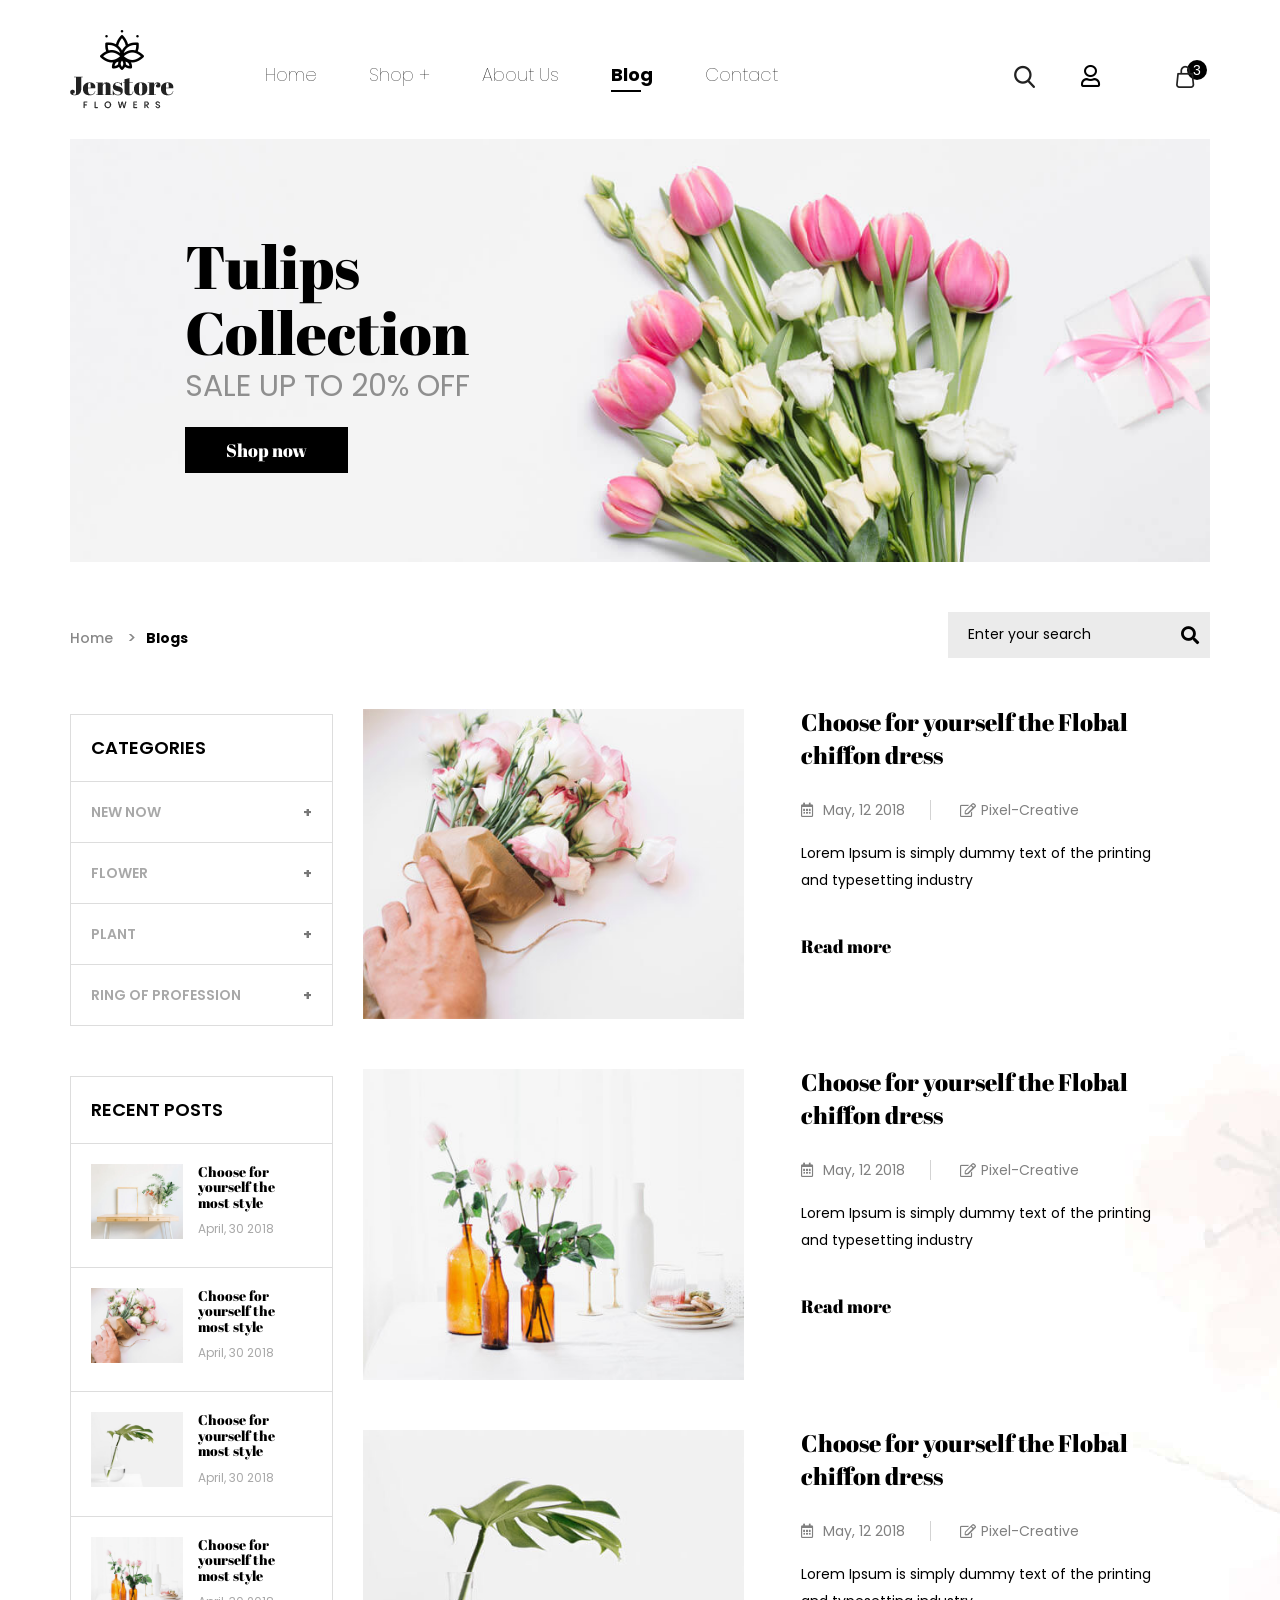
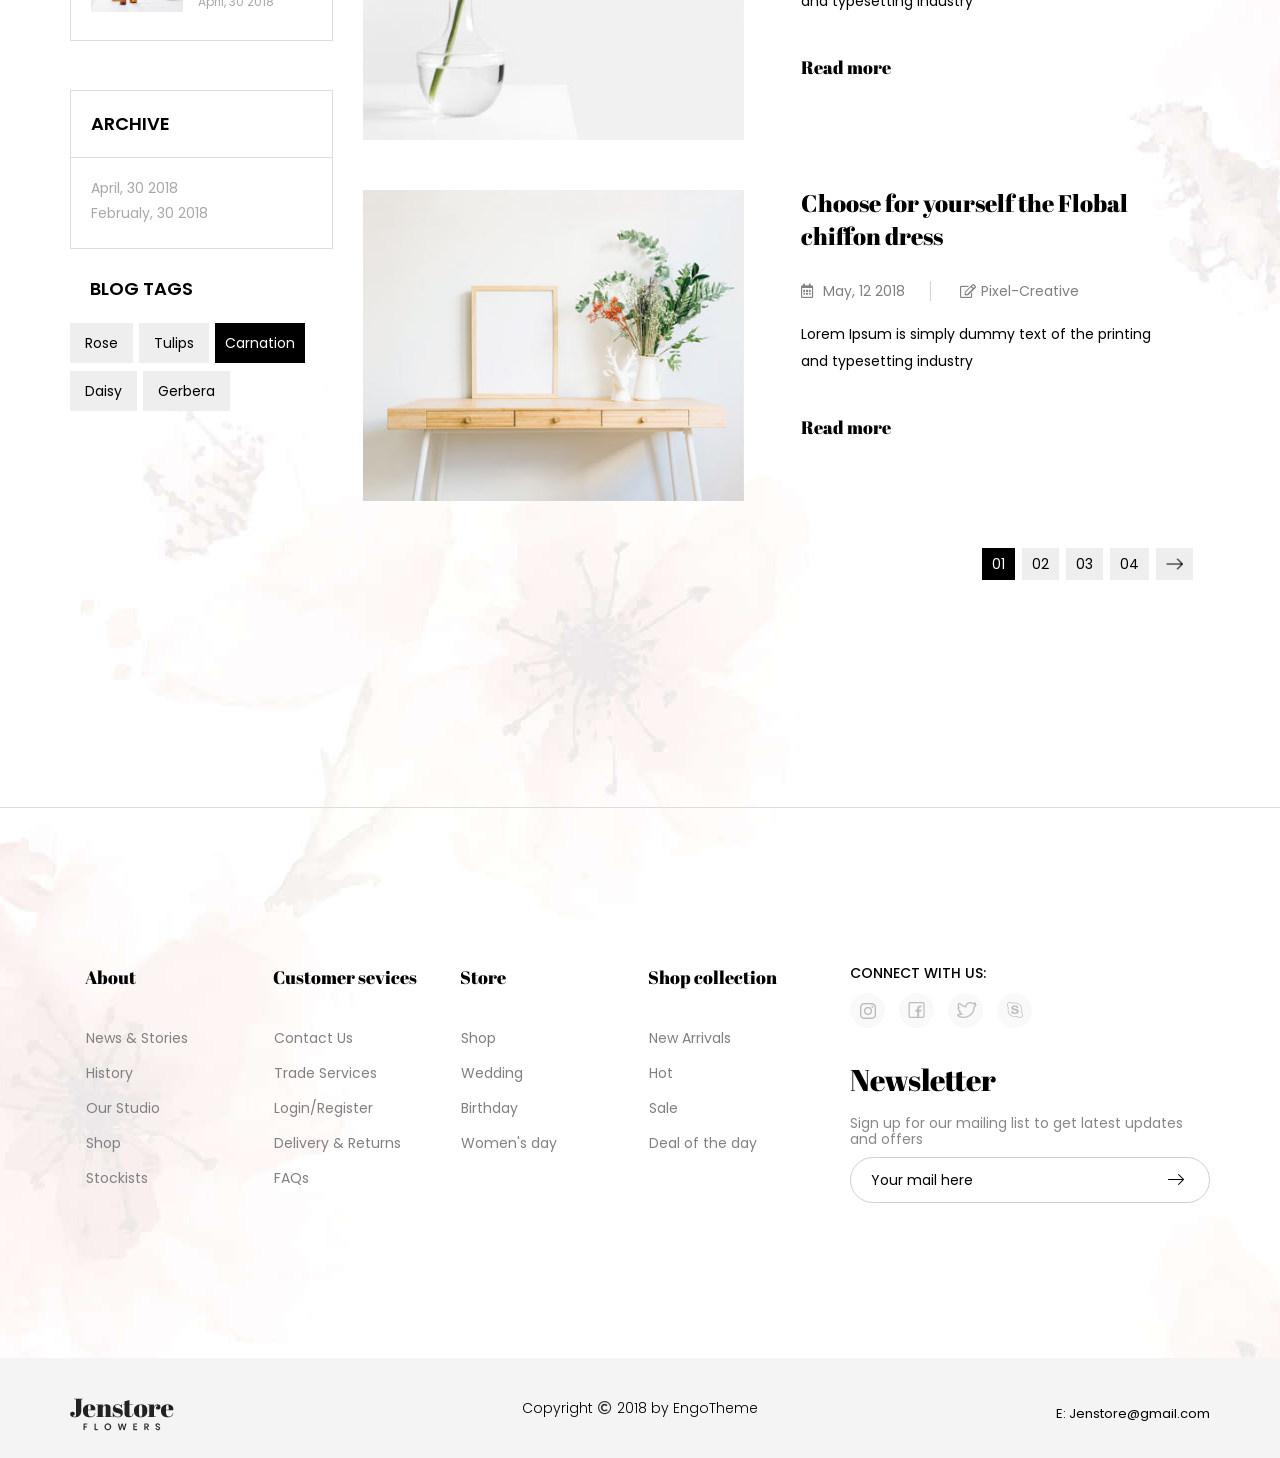
<file: flower/src/main/webapp/WEB-INF/page/blog-left-sidebar.html>
﻿<!DOCTYPE html>
<html>
<head>
	<title>Blog</title>
	<meta charset="utf-8">
	<!-- bootstrap vs fontawesome-->
	<meta name="viewport" content="width=device-width, initial-scale=1">
	<link rel="stylesheet" href="css/bootstrap.min.css" >
	<link rel="icon" href="img/favicon.png" type="image/x-icon"/>
	<link rel="stylesheet" type="text/css" href="css/style-shop.css">
	<link rel="stylesheet" type="text/css" href="css/style-left-blog.css">
	<link rel="stylesheet" type="text/css" href="css/style-res-shop.css">
	<link rel="stylesheet" type="text/css" href="css/style-fix-nav.css">
	<link rel="stylesheet" type="text/css" href="css/style-form-search-mobile.css">
		<!-- slick -->

	<!-- GG FONT -->
	<link href="https://fonts.googleapis.com/css?family=Abril+Fatface" rel="stylesheet">
	<link href="https://fonts.googleapis.com/css?family=Poppins:300,400,500,700" rel="stylesheet">
	<link rel="stylesheet" href="css/fontawesome.css" >
</head>
<body>


<header class="container" id="header-v3">
	
		<div class="row">
			<div class="col-lg-2 col-md-2 col-sm-2 col-xs-3 logo"><a href="#"><img src="img/logo.png" alt="img-holiwood"></a></div>
			<div class="col-lg-7 col-md-7 col-sm-12 col-xs-12 menu-mobile">
				<div class=" collapse navbar-collapse" id="myNavbar">
					
				<form class="hidden-lg hidden-md form-group form-search-mobile">
					<input type="text" name="search" placeholder="Search here..." class="form-control">
					<button type="submit"><img src="img/Search.png" alt="search" class="img-responsive"></button>
				</form>
				<ul class="nav navbar-nav menu-main">
					
					<li class="dropdown menu-home">
						<a href="#" id="home-menu" class="dropdown-toggle" data-toggle="dropdown">Home</a><figure id="home-1" class="hidden-sm hidden-md hidden-xs"></figure>
						<ul class="menu-home-lv2 dropdown-menu">
							<li class="li-home"><i class="fas fa-long-arrow-alt-right hidden-sm hidden-md hidden-xs"></i><a href="homev1.html">Home 1</a></li>
							<li class="li-home"><i class="fas fa-long-arrow-alt-right hidden-sm hidden-md hidden-xs"></i><a href="homev2.html">Home 2</a></li>
							<li class="li-home"><i class="fas fa-long-arrow-alt-right hidden-sm hidden-md hidden-xs"></i><a href="homev3.html">Home 3</a></li>
							
						</ul>
					</li>
					<li class="shop-menu dropdown"><a href="#" class="dropdown-toggle" data-toggle="dropdown" id="shop-menu">Shop +</a><figure id="shop-1" class="hidden-sm hidden-md hidden-xs"></figure>
						<div class="dropdown-menu">
					<div class="container container-menu">
						<ul class="row">
					<li class="col-lg-8 col-md-8 col-sm-12 col-xs-12">
						<ul>
							<li class="col-lg-4 col-md-4 col-sm-12 col-xs-12 menu-home-lv2">
								<ul>
									<li><a href="#">SHOP PAGE</a> </li>
									<li class="li-home li-one"><i class="fas fa-long-arrow-alt-right hidden-sm hidden-md hidden-xs"></i><a href="shop-right-sidebar.html">Right sidebar</a></li>
									<li class="li-home"><i class="fas fa-long-arrow-alt-right hidden-sm hidden-md hidden-xs"></i><a href="shop-left-sidebar.html">Left sidebar</a></li>
									<li class="li-home"><i class="fas fa-long-arrow-alt-right hidden-sm hidden-md hidden-xs"></i><a href="shop-full-screen.html">Full screen</a></li>
									<li class="li-home"><i class="fas fa-long-arrow-alt-right hidden-sm hidden-md hidden-xs"></i><a href="shop-full-width.html">Full width</a></li>
									<li class="li-home"><i class="fas fa-long-arrow-alt-right hidden-sm hidden-md hidden-xs"></i><a href="singel-detail.html">Singel detail</a></li>
									
								</ul>
							</li>
							<li class="col-lg-4 col-md-4 col-sm-12 col-xs-12 menu-home-lv2">
								<ul>
									<li><a href="#">CHECKING PAGE</a></li> 
									<li class="li-home li-one"><i class="fas fa-long-arrow-alt-right hidden-sm hidden-md hidden-xs"></i><a href="shopping-cart.html">Shopping Cart</a></li>
									<li class="li-home"><i class="fas fa-long-arrow-alt-right hidden-sm hidden-md hidden-xs"></i><a href="checkout.html">Checkout</a></li>
									<li class="li-home"><i class="fas fa-long-arrow-alt-right hidden-sm hidden-md hidden-xs"></i><a href="order.html">Order</a></li>
								</ul>
							</li>
							<li class="col-lg-4 col-md-4 col-sm-12 col-xs-12 menu-home-lv2">
								<ul>
									<li><a href="#">OTHER PAGE</a></li>
									<li class="li-home li-one"><i class="fas fa-long-arrow-alt-right hidden-sm hidden-md hidden-xs"></i><a href="FAQ.html">FAQ</a></li>
									<li class="li-home"><i class="fas fa-long-arrow-alt-right hidden-sm hidden-md hidden-xs"></i><a href="login_register.html">Login/Register</a></li>
									<li class="li-home"><i class="fas fa-long-arrow-alt-right hidden-sm hidden-md hidden-xs"></i><a href="page404.html">Page404</a></li>
									<li class="li-home"><i class="fas fa-long-arrow-alt-right hidden-sm hidden-md hidden-xs"></i><a href="tracking.html">Tracking</a></li>
									<li class="li-home"><i class="fas fa-long-arrow-alt-right hidden-sm hidden-md hidden-xs"></i><a href="wishlist.html">Wishlist</a></li>
								</ul>
							</li>
							
						</ul>
					</li>
					<li class="col-lg-4 col-md-4 hidden-sm hidden-xs li-banner">
						<a href="#"><img src="img/Shop-now-banner.png" alt="img-holiwood"></a>
					</li>
					
						</ul>
					</div>
				</div>
					</li>
					<li class="wedding-menu"><a href="#">About Us</a><figure id="wedding-1" class=" hidden-sm hidden-md hidden-xs"></figure></li>
					<li class="blog-menu dropdown">
						<a href="#" class="dropdown-toggle" data-toggle="dropdown" id="blog-menu">Blog</a><figure id="blog-1" class=" hidden-sm hidden-md hidden-xs"></figure>
						<ul class="menu-home-lv2 dropdown-menu">
							<li class="li-home"><i class="fas fa-long-arrow-alt-right hidden-sm hidden-md hidden-xs"></i><a href="blog.html">Blog right sidebar</a></li>
							<li class="li-home"><i class="fas fa-long-arrow-alt-right hidden-sm hidden-md hidden-xs"></i><a href="blog-left-sidebar.html">Blog Left sidebar</a></li>
							<li class="li-home"><i class="fas fa-long-arrow-alt-right hidden-sm hidden-md hidden-xs"></i><a href="blog-no-sidebar.html">Blog no sidebar</a></li>
							<li class="li-home"><i class="fas fa-long-arrow-alt-right hidden-sm hidden-md hidden-xs"></i><a href="singel-post-left-sidebar.html">Singel post left sidebar</a></li>
							<li class="li-home"><i class="fas fa-long-arrow-alt-right hidden-sm hidden-md hidden-xs"></i><a href="singel-post-right-sidebar.html">Singel post right sidebar</a></li>
							<li class="li-home"><i class="fas fa-long-arrow-alt-right hidden-sm hidden-md hidden-xs"></i><a href="singel-post-no-sidebar.html">Singel post no sidebar</a></li>
						</ul>
					</li>
					<li class="contact-menu"><a href="contact.html">Contact</a><figure id="contact-1" class=" hidden-sm hidden-md hidden-xs"></figure></li>
					<li class="hidden-lg hidden-md"><a href="#"><i class="far fa-user"></i> My Account</a></li>
					<li><figure id="btn-close-menu" class="hidden-lg hidden-md"><i class="far fa-times-circle"></i></figure></li>
				</ul>
				</div>
			</div>
			<div class="col-lg-3 col-md-3 col-sm-10 col-xs-9">
				<ul class="nav navbar-nav navbar-right icon-menu">
					
					
					<li id="input-search" class="hidden-sm hidden-xs">
				<a href="#"><img id="search-img" src="img/Search.png" alt="img-holiwood"></a>
				
					</li>
					<li class="icon-user hidden-sm hidden-xs"><a href="#"><i class="far fa-user"></i></a></li>
					<li class="dropdown cart-menu">
				<a href="#" class="dropdown-toggle" data-toggle="dropdown"><img src="img/cart.png" id="img-cart" alt="img-holiwood"></a>
				<div class="dropdown-menu">
					<div class="cart-1">
						<div class="img-cart"><img src="img/collec-1.jpg" class="img-responsive" alt="img-holiwood"></div>
						<div class="info-cart">
							<h1>Pink roses</h1>
							<span class="number">x1</span>
							<span class="prince-cart">$207.2</span>
						</div>
					</div>
					<div class="cart-1">
						<div class="img-cart"><img src="img/collec-2.jpg" class="img-responsive" alt="img-holiwood"></div>
						<div class="info-cart">
							<h1>Eleganr by BloomNation</h1>
							<span class="number">x1</span>
							<span class="prince-cart">$207.2</span>
						</div>
					</div>
					<div class="cart-1">
						<div class="img-cart"><img src="img/collec-3.jpg" class="img-responsive" alt="img-holiwood"></div>
						<div class="info-cart">
							<h1>Queen Rose - Yellow</h1>
							<span class="number">x1</span>
							<span class="prince-cart">$207.2</span>
						</div>
					</div>
					<div class="total">
						<span>Total:</span>
						<span>$621.6</span>
					</div>
					<div id="div-cart-menu">
						<a href="#">ADD TO CART</a>
						<a href="#" class="check">CHECK VIEW</a>
					</div>
				</div>
			</li>
				</ul>
			</div>
			<div class="navbar-header mobile-menu">
    					<button type="button" class="navbar-toggle btn-menu-mobile" data-toggle="collapse" data-target="#myNavbar">
    					    <i class="fas fa-bars"></i>                 
   					   	</button>
   			</div>
		</div>
		
</header>
<main>
	<div class="content-search">

                            <div class="container container-100">
                            	<i class="far fa-times-circle" id="close-search"></i>
                                <h3 class="text-center">what are your looking for ?</h3>
                                <form method="get" action="/search" role="search" style="position: relative;">
                                  <input type="text" class="form-control control-search" value="" autocomplete="off" placeholder="Enter Search ..." aria-label="SEARCH" name="q">

                                  <button class="button_search" type="submit">search</button>
                                </form>
                            </div>
                            
</div>
	<div class="container banner">
		<figure id="banner-figure"><a href="#"><img src="img/banner-shop.jpg" class="img-responsive" alt="img-holiwood"></a></figure>
		<div class="text-banner">
			<h1>Tulips<br>Collection</h1>
			<p>SALE UP TO 20% OFF</p>
			<a href="#">Shop now</a>
		</div>
	</div>
	<div class="container content">
		<div class="row">
			<div class="col-lg-9 col-md-9 col-sm-12 col-xs-12 menu-breadcrumb">
				<ul class="breadcrumb">
  					<li><a href="homev3.html">Home</a></li>
  					<li><a href="#">Blogs</a></li>
				</ul>
			</div>
			<div class="col-lg-3 col-md-3 col-sm-12 col-xs-12">
				<form class="form-group">
					<input type="text" name="input-find" placeholder="Enter your search" class="input-lg">
					<button type="submit"><i class="fas fa-search"></i></button>
				</form>
			</div>

			
			<!-- sidebar -->
			<div class="col-lg-3 col-md-3 col-sm-12 col-xs-12 sidebar">
				<div class="collapse navbar-collapse" id="mysidebar">
				<ul class="list-group list-1">
					<li class="list-group-item">CATEGORIES</li>
  					<li class="list-group-item">
  						<a href="#">NEW NOW</a><button class="accordion"></button>
  						<ul class="panel">
  							<li><a href="#">Tuylip</a></li>
  							<li><a href="#">lavender</a></li>
  							<li><a href="#">Rose</a></li>
  						</ul>
  					</li>
  					<li class="list-group-item">
  						<a href="http://landing.engotheme.com/html/jenstore/demo/flower.html">FLOWER</a><button class="accordion"></button>
  						<ul class="panel">
  							<li><a href="http://landing.engotheme.com/html/jenstore/demo/product-detail.html">Rose</a></li>
  							<li><a href="#">Tulips</a></li>
  							<li><a href="#">Daisy</a></li>
  							<li><a href="#">Carnation</a></li>
  							<li><a href="#">Gerbera</a></li>
  							<li><a href="#">Other</a></li>
  						</ul>
  					</li>
  					<li class="list-group-item">
  						<a href="#">PLANT</a><button class="accordion"></button>
  						<ul class="panel">
  							<li><a href="#">Tuylip</a></li>
  							<li><a href="#">lavender</a></li>
  							<li><a href="#">Rose</a></li>
  						</ul>
  					</li>
  					<li class="list-group-item">
  						<a href="#">RING OF PROFESSION</a><button class="accordion"></button>
  						<ul class="panel">
  							<li><a href="#">Tuylip</a></li>
  							<li><a href="#">lavender</a></li>
  							<li><a href="#">Rose</a></li>
  						</ul>
  					</li>
				</ul>
				<!--  -->
				<ul class="list-group list-2">
					<li class="list-group-item">RECENT POSTS</li>
  					<li class="list-group-item list-item-2">
  						<div class="col-lg-5 col-md-5 col-sm-12 col-xs-12">
  							<a href="#"><img src="img/blog-4.jpg" class="img-responsive" alt="img-holiwood"></a>
  						</div>
  						<div class="col-lg-7 col-md-7 col-sm-12 col-xs-12 title-post">
  							<a href="#"><h1>Choose for yourself the most style</h1></a>
  							<p>April, 30 2018</p>
  						</div>
  					</li>
  					<li class="list-group-item list-item-2">
  						<div class="col-lg-5 col-md-5 col-sm-12 col-xs-12">
  							<a href="#"><img src="img/blog-1.jpg" class="img-responsive" alt="img-holiwood"></a>
  						</div>
  						<div class="col-lg-7 col-md-7 col-sm-12 col-xs-12 title-post">
  							<a href="#"><h1>Choose for yourself the most style</h1></a>
  							<p>April, 30 2018</p>
  						</div>
  					</li>
  					<li class="list-group-item list-item-2">
  						<div class="col-lg-5 col-md-5 col-sm-12 col-xs-12">
  							<a href="#"><img src="img/blog-3.jpg" class="img-responsive" alt="img-holiwood"></a>
  						</div>
  						<div class="col-lg-7 col-md-7 col-sm-12 col-xs-12 title-post">
  							<a href="#"><h1>Choose for yourself the most style</h1></a>
  							<p>April, 30 2018</p>
  						</div>
  					</li>
  					<li class="list-group-item list-item-2">
  						<div class="col-lg-5 col-md-5 col-sm-12 col-xs-12">
  							<a href="#"><img src="img/blog-2.jpg" class="img-responsive" alt="img-holiwood"></a>
  						</div>
  						<div class="col-lg-7 col-md-7 col-sm-12 col-xs-12 title-post">
  							<a href="#"><h1>Choose for yourself the most style</h1></a>
  							<p>April, 30 2018</p>
  						</div>
  					</li>
				</ul>
				<!--  -->
				<div class="panel-default">
					<div class="panel-header">
						ARCHIVE
					</div>
					<div class="panel-body">
						<p>April, 30 2018</p>
						<p>Februaly, 30 2018</p>
					</div>
				</div>
				<div class="blog-tag">
					<h1>BLOG TAGS</h1>
					<a href="#">Rose</a> <a href="#">Tulips</a> <a href="#" class="active-tags">Carnation</a> <a href="#">Daisy</a>
					<a href="#">Gerbera</a>
				</div>
			</div>
			</div>
			<div class="navbar-header mobile-sidebar">
    					<button type="button" class="navbar-toggle btn-mobile-sidebar" data-toggle="collapse" data-target="#mysidebar">
    					    <i class="fas fa-angle-left" id="icon-sidebar"></i>  
   					   	</button>
   			</div>
			<div class="col-lg-9 col-md-9 col-sm-12 col-xs-12 content-blog">
				<div class="col-lg-6 col-md-6 col-sm-6 col-xs-12 product-blog">
					<a href="http://landing.engotheme.com/html/jenstore/demo/blog-post.html"><img src="img/blog-1.jpg" class="img-responsive" alt="img-holiwood"></a>
				</div>
				<div class="col-lg-6 col-md-6 col-sm-6 col-xs-12 title-blog">
					<h2><a href="http://landing.engotheme.com/html/jenstore/demo/blog-post.html">Choose for yourself the Flobal chiffon dress</a></h2>
				<div class="time-blog">
					<span class="time"><i class="far fa-calendar-alt"></i><span>May, 12 2018</span></span>
					<span class="time"><i class="far fa-edit"></i><span>Pixel-Creative</span></span>
				</div>
				<p>Lorem Ipsum is simply dummy text of the printing and typesetting industry</p>
				<a href="#">Read more</a>
				</div>
				<!--  -->
				<div class="col-lg-6 col-md-6 col-sm-6 col-xs-12 product-blog">
					<a href="#"><img src="img/blog-2.jpg" class="img-responsive" alt="img-holiwood"></a>
				</div>
				<div class="col-lg-6 col-md-6 col-sm-6 col-xs-12 title-blog">
					<h2><a href="#">Choose for yourself the Flobal chiffon dress</a></h2>
				<div class="time-blog">
					<span class="time"><i class="far fa-calendar-alt"></i><span>May, 12 2018</span></span>
					<span class="time"><i class="far fa-edit"></i><span>Pixel-Creative</span></span>
				</div>
				<p>Lorem Ipsum is simply dummy text of the printing and typesetting industry</p>
				<a href="#">Read more</a>
				</div>
				<!--  -->
				<div class="col-lg-6 col-md-6 col-sm-6 col-xs-12 product-blog">
					<a href="#"><img src="img/blog-3.jpg" class="img-responsive" alt="img-holiwood"></a>
				</div>
				<div class="col-lg-6 col-md-6 col-sm-6 col-xs-12 title-blog">
					<h2><a href="#">Choose for yourself the Flobal chiffon dress</a></h2>
				<div class="time-blog">
					<span class="time"><i class="far fa-calendar-alt"></i><span>May, 12 2018</span></span>
					<span class="time"><i class="far fa-edit"></i><span>Pixel-Creative</span></span>
				</div>
				<p>Lorem Ipsum is simply dummy text of the printing and typesetting industry</p>
				<a href="#">Read more</a>
				</div>
				<!--  -->
				<div class="col-lg-6 col-md-6 col-sm-6 col-xs-12 product-blog">
					<a href="#"><img src="img/blog-4.jpg" class="img-responsive" alt="img-holiwood"></a>
				</div>
				<div class="col-lg-6 col-md-6 col-sm-6 col-xs-12 title-blog">
					<h2><a href="#">Choose for yourself the Flobal chiffon dress</a></h2>
				<div class="time-blog">
					<span class="time"><i class="far fa-calendar-alt"></i><span>May, 12 2018</span></span>
					<span class="time"><i class="far fa-edit"></i><span>Pixel-Creative</span></span>
				</div>
				<p>Lorem Ipsum is simply dummy text of the printing and typesetting industry</p>
				<a href="#">Read more</a>
				</div>
				<!--  -->
				<div class="col-lg-12 col-md-12 col-sm-12 col-xs-12 pagi">
					<ul class="pagination">
						<li><a href="#">01</a></li>
						<li><a href="#">02</a></li>
						<li><a href="#">03</a></li>
						<li><a href="#">04</a></li>
						<li><a href="#"><img src="img/Next.png" class="img-responsive" alt="img-holiwood"></a></li>
					</ul>
				</div>
			</div>

		</div>
	</div>
<div class="info-footer">
	<div class="container">
		<div class="row">
			<div class="col-lg-8 col-md-8 col-sm-8 col-xs-12">
				<div class="col-lg-3 col-md-3 col-sm-6 col-xs-6">
					<h3>About</h3>
					<ul>
						<li><i class="fas fa-long-arrow-alt-right"></i><a href="#">News & Stories</a></li>
						<li><i class="fas fa-long-arrow-alt-right"></i><a href="#">History</a> </li>
						<li><i class="fas fa-long-arrow-alt-right"></i><a href="#">Our Studio</a></li>
						<li><i class="fas fa-long-arrow-alt-right"></i><a href="#">Shop</a></li>
						<li><i class="fas fa-long-arrow-alt-right"></i><a href="#">Stockists</a></li>
					</ul>
				</div>
				<div class="col-lg-3 col-md-3 col-sm-6 col-xs-6">
					<h3>Customer sevices</h3>
					<ul>
						<li><i class="fas fa-long-arrow-alt-right"></i><a href="#">Contact Us</a></li>
						<li><i class="fas fa-long-arrow-alt-right"></i><a href="#">Trade Services</a></li>
						<li><i class="fas fa-long-arrow-alt-right"></i><a href="#">Login/Register</a></li>
						<li><i class="fas fa-long-arrow-alt-right"></i><a href="#">Delivery & Returns</a></li>
						<li><i class="fas fa-long-arrow-alt-right"></i><a href="#">FAQs</a></li>
					</ul>
				</div>
				<div class="col-lg-3 col-md-3 col-sm-6 col-xs-6">
					<h3>Store</h3>
					<ul>
						<li><i class="fas fa-long-arrow-alt-right"></i><a href="#">Shop</a></li>
						<li><i class="fas fa-long-arrow-alt-right"></i><a href="#">Wedding</a></li>
						<li><i class="fas fa-long-arrow-alt-right"></i><a href="#">Birthday</a></li>
						<li><i class="fas fa-long-arrow-alt-right"></i><a href="#">Women's day</a></li>
					</ul>
				</div>
				<div class="col-lg-3 col-md-3 col-sm-6 col-xs-6">
					<h3>Shop collection</h3>
					<ul>
						<li><i class="fas fa-long-arrow-alt-right"></i><a href="#">New Arrivals</a></li>
						<li><i class="fas fa-long-arrow-alt-right"></i><a href="#">Hot</a></li>
						<li><i class="fas fa-long-arrow-alt-right"></i><a href="#">Sale</a></li>
						<li><i class="fas fa-long-arrow-alt-right"></i><a href="#">Deal of the day</a></li>
					</ul>
				</div>
			</div>
			<div class="col-lg-4 col-md-4 col-sm-4 col-xs-12 social">
				<p>CONNECT WITH US:</p>
				<a href="#" id="link-insta"></a>
				<a href="#" id="link-fb"></a>
				<a href="#" id="link-tw"></a>
				<a href="#" id="link-sky"></a>
				<h1>Newsletter</h1>
				<h2>Sign up for our mailing list to get latest updates and offers</h2>
				<form class="form-group" action="mail" method="post">
					<input type="text" name="input-mail" placeholder="Your mail here" class="input-lg">
					<button type="submit"><img src="img/Send.png" alt="img-holiwood"></button>
				</form>
			</div>
		</div>
	</div>
</div>
</main>
<footer>
	<div class="container">
		<div class="row">
			<div class="col-lg-4 col-md-4 col-sm-4 col-xs-12 logo-footer">
				<a href="#" class="logo-bot"></a>
			</div>
			<div class="col-lg-4 col-md-4 col-sm-4 col-xs-12 copy">
				<span>Copyright</span><i class="far fa-copyright"></i><span class="engo">2018 by EngoTheme</span>
			</div>
			<div class="col-lg-4 col-md-4 col-sm-4 col-xs-12 gmail-footer">
				<span id="gmail-footer"><a href="#">E: Jenstore@gmail.com</a></span>
			</div>
		</div>
	</div>
	<div class="hidden-lg hidden-md back-to-top fade"><i class="fas fa-caret-up"></i></div>
	<div class="BG-menu"></div>
</footer>
<!-- boostrap & jquery -->
	<script src="js/jquery.min_af.js"></script>
	<script src="js/bootstrap.min_0028.js"></script>
	
	<!-- js file -->
	<script src="js/function-shop.js"></script>
	<script src="js/function-back-top.js"></script>
	<script src="js/function-sidebar.js"></script>
	<script src="js/funtion-header-v3.js"></script>
	<script src="js/function-search-v2.js"></script>
</body>
</html>
</file>
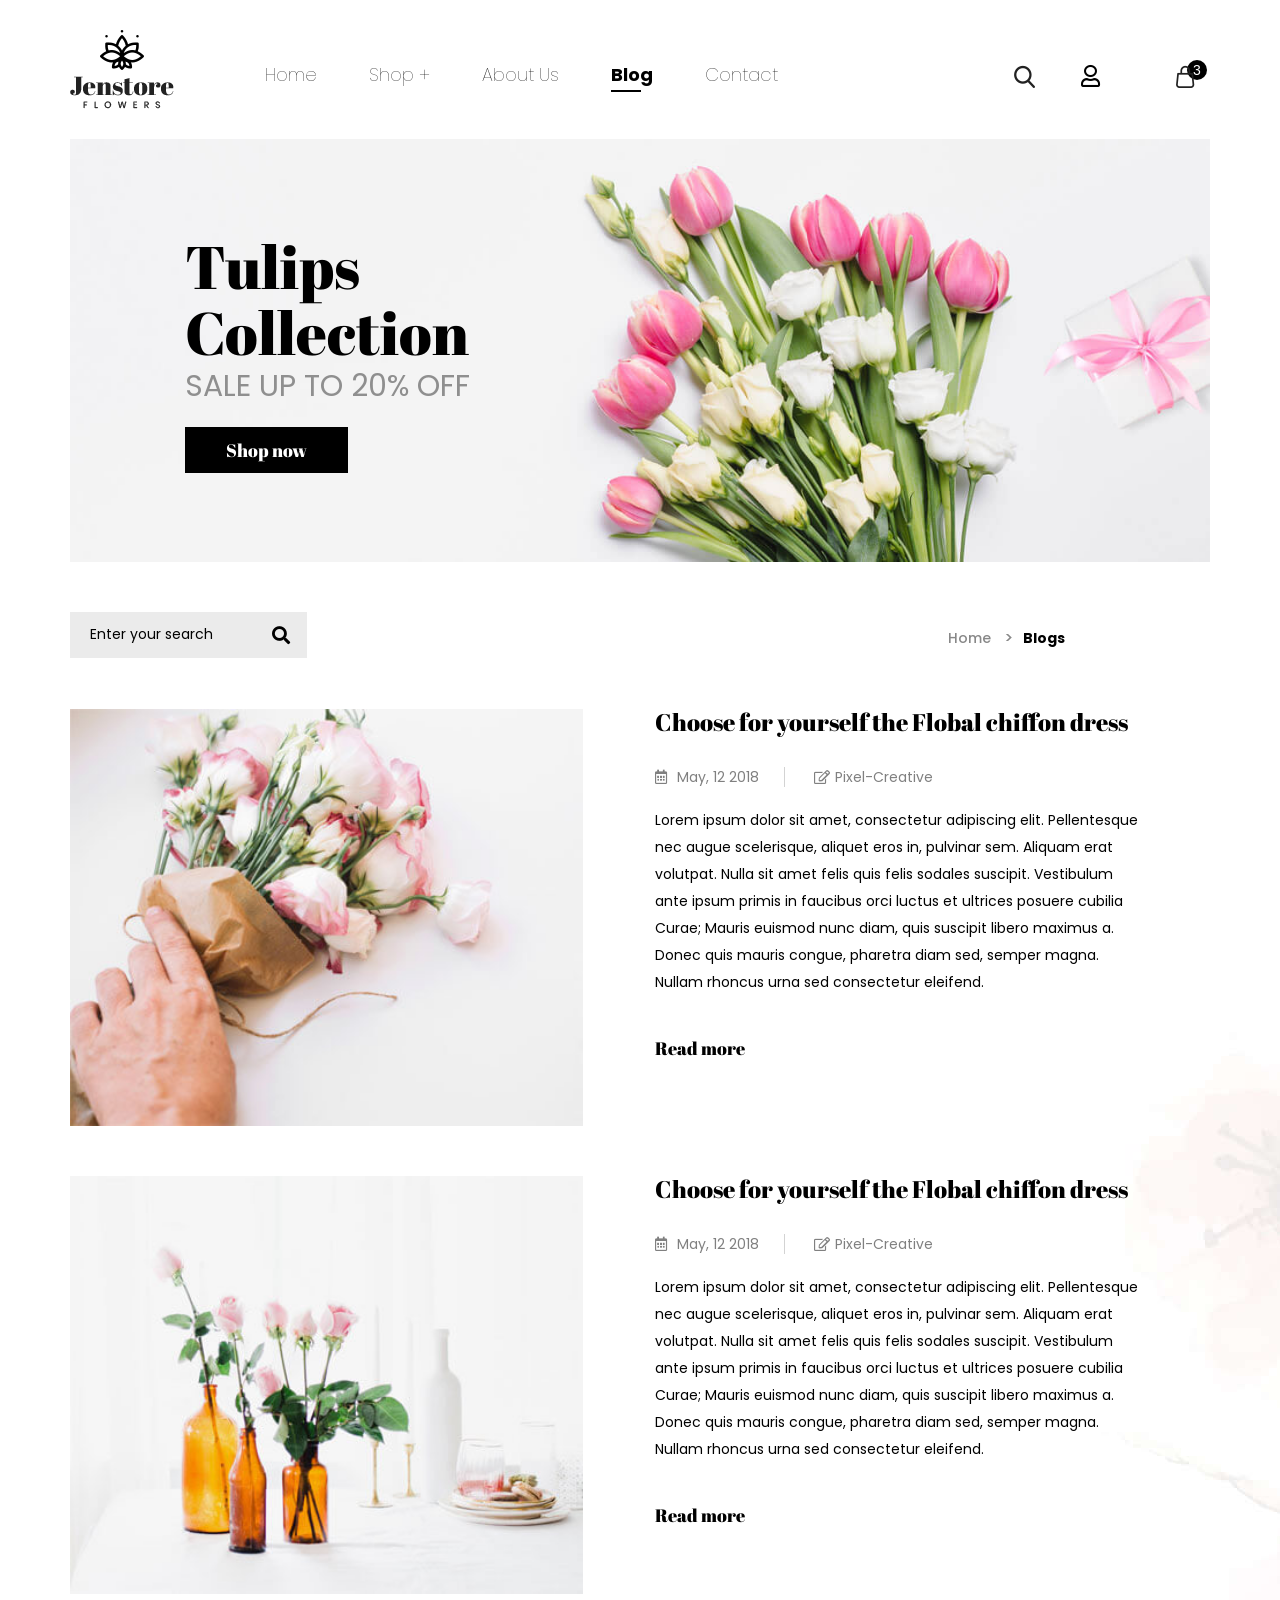
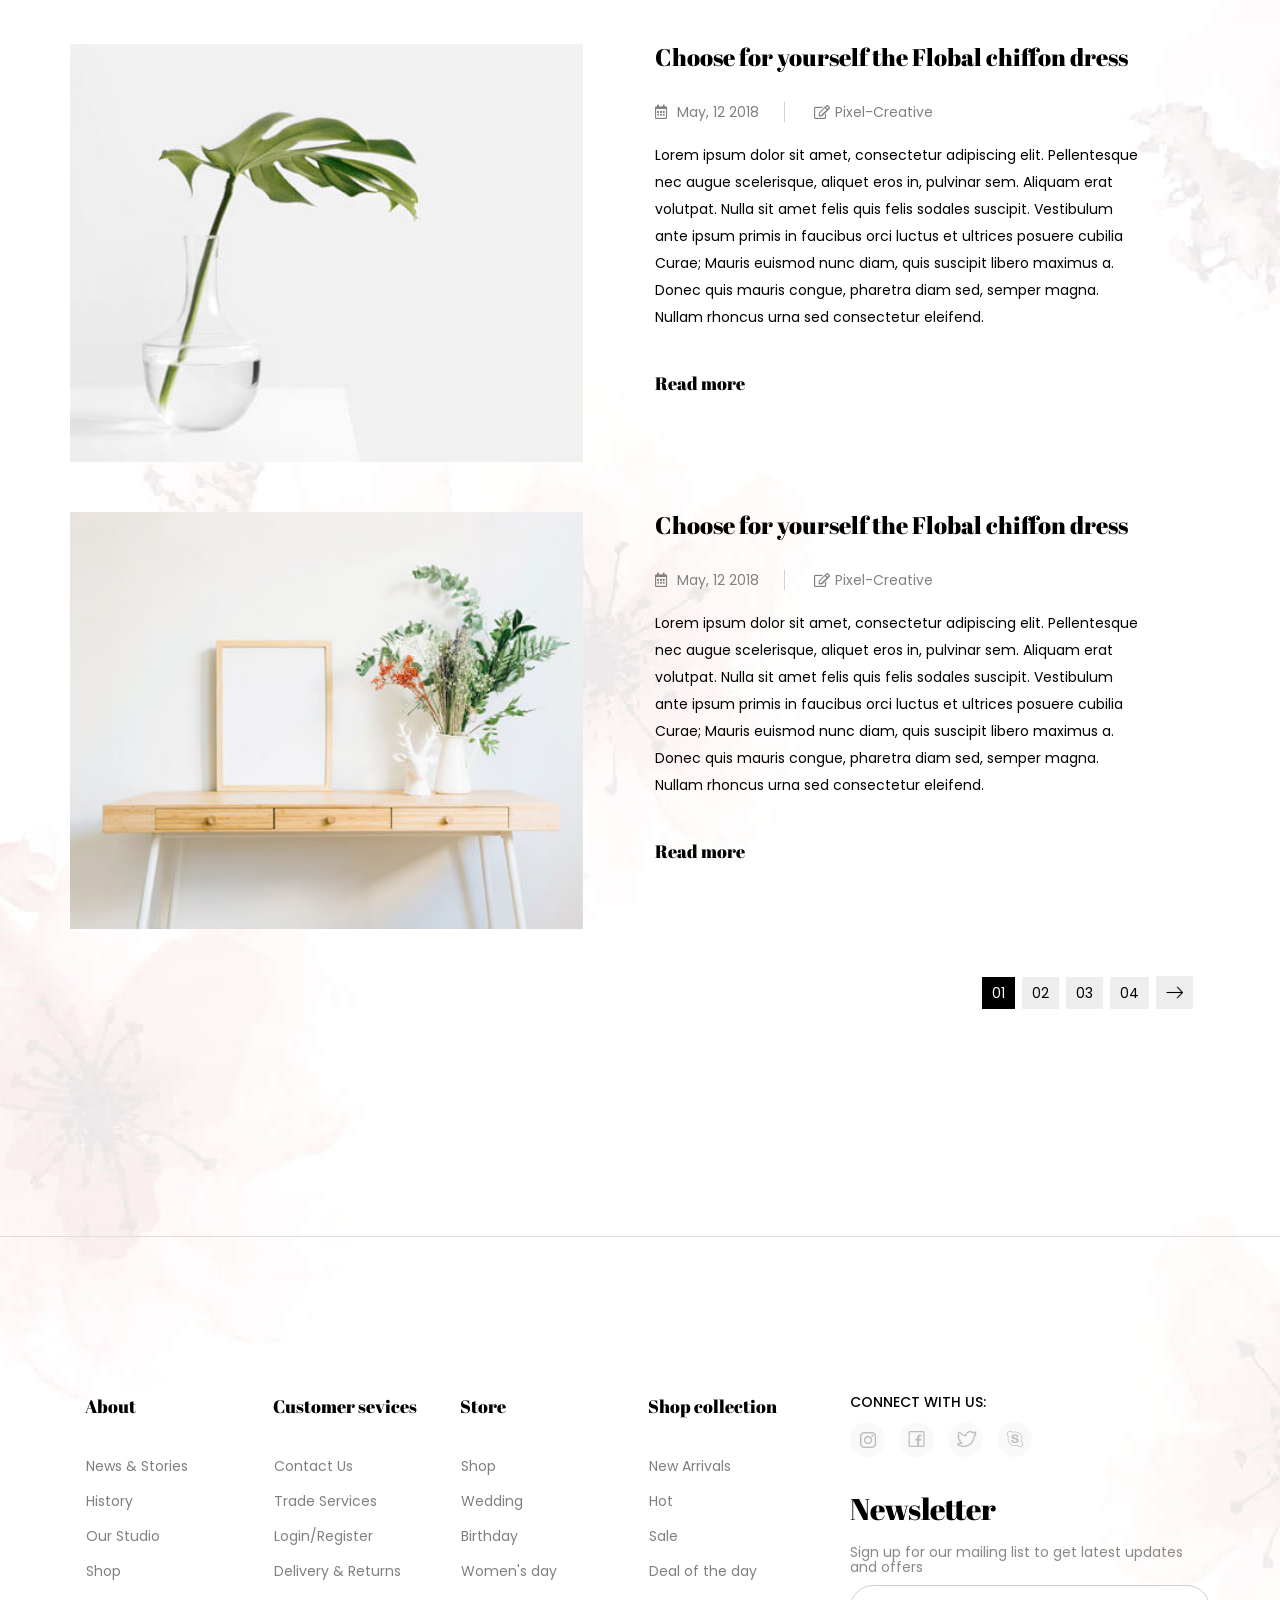
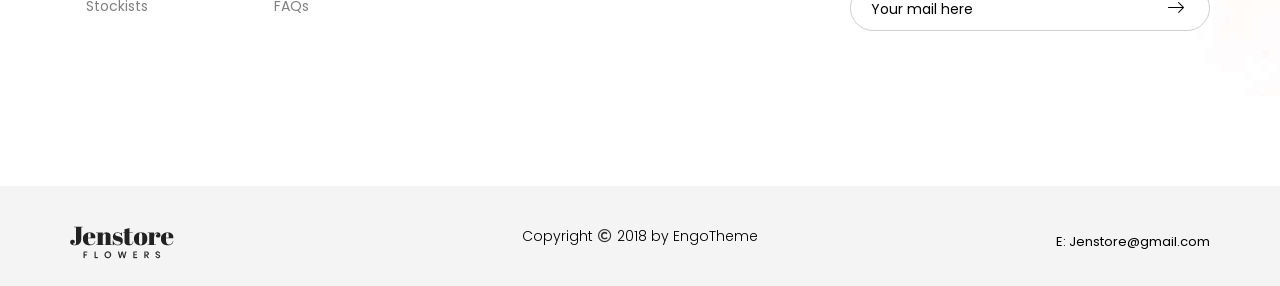
<file: flower/src/main/webapp/WEB-INF/page/blog-no-sidebar.html>
﻿<!DOCTYPE html>
<html>
<head>
	<title>Blog</title>
	<meta charset="utf-8">
	<!-- bootstrap vs fontawesome-->
	<meta name="viewport" content="width=device-width, initial-scale=1">
	<link rel="stylesheet" href="css/bootstrap.min.css" >
	<link rel="icon" href="img/favicon.png" type="image/x-icon"/>
	<link rel="stylesheet" type="text/css" href="css/style-shop.css">
	<link rel="stylesheet" type="text/css" href="css/style-res-shop.css">
	<link rel="stylesheet" type="text/css" href="css/style-fix-nav.css">
	<link rel="stylesheet" type="text/css" href="css/style-form-search-mobile.css">
		<!-- slick -->

	<!-- GG FONT -->
	<link href="https://fonts.googleapis.com/css?family=Abril+Fatface" rel="stylesheet">
	<link href="https://fonts.googleapis.com/css?family=Poppins:300,400,500,700" rel="stylesheet">
	<link rel="stylesheet" href="css/fontawesome.css" >
</head>
<body>

<header class="container" id="header-v3">
	
		<div class="row">
			<div class="col-lg-2 col-md-2 col-sm-2 col-xs-3 logo"><a href="#"><img src="img/logo.png" alt="img-holiwood"></a></div>
			<div class="col-lg-7 col-md-7 col-sm-12 col-xs-12 menu-mobile">
				<div class=" collapse navbar-collapse" id="myNavbar">
					
				<form class="hidden-lg hidden-md form-group form-search-mobile">
					<input type="text" name="search" placeholder="Search here..." class="form-control">
					<button type="submit"><img src="img/Search.png" alt="search" class="img-responsive"></button>
				</form>
				<ul class="nav navbar-nav menu-main">
					
					<li class="dropdown menu-home">
						<a href="#" id="home-menu" class="dropdown-toggle" data-toggle="dropdown">Home</a><figure id="home-1" class="hidden-sm hidden-md hidden-xs"></figure>
						<ul class="menu-home-lv2 dropdown-menu">
							<li class="li-home"><i class="fas fa-long-arrow-alt-right hidden-sm hidden-md hidden-xs"></i><a href="homev1.html">Home 1</a></li>
							<li class="li-home"><i class="fas fa-long-arrow-alt-right hidden-sm hidden-md hidden-xs"></i><a href="homev2.html">Home 2</a></li>
							<li class="li-home"><i class="fas fa-long-arrow-alt-right hidden-sm hidden-md hidden-xs"></i><a href="homev3.html">Home 3</a></li>
							
						</ul>
					</li>
					<li class="shop-menu dropdown"><a href="#" class="dropdown-toggle" data-toggle="dropdown" id="shop-menu">Shop +</a><figure id="shop-1" class="hidden-sm hidden-md hidden-xs"></figure>
						<div class="dropdown-menu">
					<div class="container container-menu">
						<ul class="row">
					<li class="col-lg-8 col-md-8 col-sm-12 col-xs-12">
						<ul>
							<li class="col-lg-4 col-md-4 col-sm-12 col-xs-12 menu-home-lv2">
								<ul>
									<li><a href="#">SHOP PAGE</a> </li>
									<li class="li-home li-one"><i class="fas fa-long-arrow-alt-right hidden-sm hidden-md hidden-xs"></i><a href="shop-right-sidebar.html">Right sidebar</a></li>
									<li class="li-home"><i class="fas fa-long-arrow-alt-right hidden-sm hidden-md hidden-xs"></i><a href="shop-left-sidebar.html">Left sidebar</a></li>
									<li class="li-home"><i class="fas fa-long-arrow-alt-right hidden-sm hidden-md hidden-xs"></i><a href="shop-full-screen.html">Full screen</a></li>
									<li class="li-home"><i class="fas fa-long-arrow-alt-right hidden-sm hidden-md hidden-xs"></i><a href="shop-full-width.html">Full width</a></li>
									<li class="li-home"><i class="fas fa-long-arrow-alt-right hidden-sm hidden-md hidden-xs"></i><a href="singel-detail.html">Singel detail</a></li>
									
								</ul>
							</li>
							<li class="col-lg-4 col-md-4 col-sm-12 col-xs-12 menu-home-lv2">
								<ul>
									<li><a href="#">CHECKING PAGE</a></li> 
									<li class="li-home li-one"><i class="fas fa-long-arrow-alt-right hidden-sm hidden-md hidden-xs"></i><a href="shopping-cart.html">Shopping Cart</a></li>
									<li class="li-home"><i class="fas fa-long-arrow-alt-right hidden-sm hidden-md hidden-xs"></i><a href="checkout.html">Checkout</a></li>
									<li class="li-home"><i class="fas fa-long-arrow-alt-right hidden-sm hidden-md hidden-xs"></i><a href="order.html">Order</a></li>
								</ul>
							</li>
							<li class="col-lg-4 col-md-4 col-sm-12 col-xs-12 menu-home-lv2">
								<ul>
									<li><a href="#">OTHER PAGE</a></li>
									<li class="li-home li-one"><i class="fas fa-long-arrow-alt-right hidden-sm hidden-md hidden-xs"></i><a href="FAQ.html">FAQ</a></li>
									<li class="li-home"><i class="fas fa-long-arrow-alt-right hidden-sm hidden-md hidden-xs"></i><a href="login_register.html">Login/Register</a></li>
									<li class="li-home"><i class="fas fa-long-arrow-alt-right hidden-sm hidden-md hidden-xs"></i><a href="page404.html">Page404</a></li>
									<li class="li-home"><i class="fas fa-long-arrow-alt-right hidden-sm hidden-md hidden-xs"></i><a href="tracking.html">Tracking</a></li>
									<li class="li-home"><i class="fas fa-long-arrow-alt-right hidden-sm hidden-md hidden-xs"></i><a href="wishlist.html">Wishlist</a></li>
								</ul>
							</li>
							
						</ul>
					</li>
					<li class="col-lg-4 col-md-4 hidden-sm hidden-xs li-banner">
						<a href="#"><img src="img/Shop-now-banner.png" alt="img-holiwood"></a>
					</li>
					
						</ul>
					</div>
				</div>
					</li>
					<li class="wedding-menu"><a href="#">About Us</a><figure id="wedding-1" class=" hidden-sm hidden-md hidden-xs"></figure></li>
					<li class="blog-menu dropdown">
						<a href="#" class="dropdown-toggle" data-toggle="dropdown" id="blog-menu">Blog</a><figure id="blog-1" class=" hidden-sm hidden-md hidden-xs"></figure>
						<ul class="menu-home-lv2 dropdown-menu">
							<li class="li-home"><i class="fas fa-long-arrow-alt-right hidden-sm hidden-md hidden-xs"></i><a href="blog.html">Blog right sidebar</a></li>
							<li class="li-home"><i class="fas fa-long-arrow-alt-right hidden-sm hidden-md hidden-xs"></i><a href="blog-left-sidebar.html">Blog Left sidebar</a></li>
							<li class="li-home"><i class="fas fa-long-arrow-alt-right hidden-sm hidden-md hidden-xs"></i><a href="blog-no-sidebar.html">Blog no sidebar</a></li>
							<li class="li-home"><i class="fas fa-long-arrow-alt-right hidden-sm hidden-md hidden-xs"></i><a href="singel-post-left-sidebar.html">Singel post left sidebar</a></li>
							<li class="li-home"><i class="fas fa-long-arrow-alt-right hidden-sm hidden-md hidden-xs"></i><a href="singel-post-right-sidebar.html">Singel post right sidebar</a></li>
							<li class="li-home"><i class="fas fa-long-arrow-alt-right hidden-sm hidden-md hidden-xs"></i><a href="singel-post-no-sidebar.html">Singel post no sidebar</a></li>
						</ul>
					</li>
					<li class="contact-menu"><a href="contact.html">Contact</a><figure id="contact-1" class=" hidden-sm hidden-md hidden-xs"></figure></li>
					<li class="hidden-lg hidden-md"><a href="#"><i class="far fa-user"></i> My Account</a></li>
					<li><figure id="btn-close-menu" class="hidden-lg hidden-md"><i class="far fa-times-circle"></i></figure></li>
				</ul>
				</div>
			</div>
			<div class="col-lg-3 col-md-3 col-sm-10 col-xs-9">
				<ul class="nav navbar-nav navbar-right icon-menu">
					
					
					<li id="input-search" class="hidden-sm hidden-xs">
				<a href="#"><img id="search-img" src="img/Search.png" alt="img-holiwood"></a>
				
					</li>
					<li class="icon-user hidden-sm hidden-xs"><a href="#"><i class="far fa-user"></i></a></li>
					<li class="dropdown cart-menu">
				<a href="#" class="dropdown-toggle" data-toggle="dropdown"><img src="img/cart.png" id="img-cart" alt="img-holiwood"></a>
				<div class="dropdown-menu">
					<div class="cart-1">
						<div class="img-cart"><img src="img/collec-1.jpg" class="img-responsive" alt="img-holiwood"></div>
						<div class="info-cart">
							<h1>Pink roses</h1>
							<span class="number">x1</span>
							<span class="prince-cart">$207.2</span>
						</div>
					</div>
					<div class="cart-1">
						<div class="img-cart"><img src="img/collec-2.jpg" class="img-responsive" alt="img-holiwood"></div>
						<div class="info-cart">
							<h1>Eleganr by BloomNation</h1>
							<span class="number">x1</span>
							<span class="prince-cart">$207.2</span>
						</div>
					</div>
					<div class="cart-1">
						<div class="img-cart"><img src="img/collec-3.jpg" class="img-responsive" alt="img-holiwood"></div>
						<div class="info-cart">
							<h1>Queen Rose - Yellow</h1>
							<span class="number">x1</span>
							<span class="prince-cart">$207.2</span>
						</div>
					</div>
					<div class="total">
						<span>Total:</span>
						<span>$621.6</span>
					</div>
					<div id="div-cart-menu">
						<a href="#">ADD TO CART</a>
						<a href="#" class="check">CHECK VIEW</a>
					</div>
				</div>
			</li>
				</ul>
			</div>
			<div class="navbar-header mobile-menu">
    					<button type="button" class="navbar-toggle btn-menu-mobile" data-toggle="collapse" data-target="#myNavbar">
    					    <i class="fas fa-bars"></i>                 
   					   	</button>
   			</div>
		</div>
		
</header>
<main>
	<div class="content-search">

                            <div class="container container-100">
                            	<i class="far fa-times-circle" id="close-search"></i>
                                <h3 class="text-center">what are your looking for ?</h3>
                                <form method="get" action="/search" role="search" style="position: relative;">
                                  <input type="text" class="form-control control-search" value="" autocomplete="off" placeholder="Enter Search ..." aria-label="SEARCH" name="q">

                                  <button class="button_search" type="submit">search</button>
                                </form>
                            </div>
                            
</div>
	<div class="container banner">
		<figure id="banner-figure"><a href="#"><img src="img/banner-shop.jpg" class="img-responsive" alt="img-holiwood"></a></figure>
		<div class="text-banner">
			<h1>Tulips<br>Collection</h1>
			<p>SALE UP TO 20% OFF</p>
			<a href="#">Shop now</a>
		</div>
	</div>
	<div class="container content">
		<div class="row">
			<div class="col-lg-9 col-md-9 col-sm-12 col-xs-12">
				<form class="form-group">
					<input type="text" name="input-find" placeholder="Enter your search" class="input-lg">
					<button type="submit"><i class="fas fa-search"></i></button>
				</form>
			</div>

			<div class="col-lg-3 col-md-3 col-sm-12 col-xs-12 menu-breadcrumb">
				<ul class="breadcrumb">
  					<li><a href="homev3.html">Home</a></li>
  					<li><a href="#">Blogs</a></li>
				</ul>
			</div>
			<div class="col-lg-12 col-md-12 col-sm-12 col-xs-12 content-blog">
				<div class="col-lg-6 col-md-6 col-sm-6 col-xs-12 product-blog">
					<a href="http://landing.engotheme.com/html/jenstore/demo/blog-post.html"><img src="img/blog-1.jpg" class="img-responsive" alt="img-holiwood"></a>
				</div>
				<div class="col-lg-6 col-md-6 col-sm-6 col-xs-12 title-blog">
					<h2><a href="http://landing.engotheme.com/html/jenstore/demo/blog-post.html">Choose for yourself the Flobal chiffon dress</a></h2>
				<div class="time-blog">
					<span class="time"><i class="far fa-calendar-alt"></i><span>May, 12 2018</span></span>
					<span class="time"><i class="far fa-edit"></i><span>Pixel-Creative</span></span>
				</div>
				<p>Lorem ipsum dolor sit amet, consectetur adipiscing elit. Pellentesque nec augue scelerisque, aliquet eros in, pulvinar sem. Aliquam erat volutpat. Nulla sit amet felis quis felis sodales suscipit. Vestibulum ante ipsum primis in faucibus orci luctus et ultrices posuere cubilia Curae; Mauris euismod nunc diam, quis suscipit libero maximus a. Donec quis mauris congue, pharetra diam sed, semper magna. Nullam rhoncus urna sed consectetur eleifend.</p>
				<a href="#">Read more</a>
				</div>
				<!--  -->
				<div class="col-lg-6 col-md-6 col-sm-6 col-xs-12 product-blog">
					<a href="#"><img src="img/blog-2.jpg" class="img-responsive" alt="img-holiwood"></a>
				</div>
				<div class="col-lg-6 col-md-6 col-sm-6 col-xs-12 title-blog">
					<h2><a href="#">Choose for yourself the Flobal chiffon dress</a></h2>
				<div class="time-blog">
					<span class="time"><i class="far fa-calendar-alt"></i><span>May, 12 2018</span></span>
					<span class="time"><i class="far fa-edit"></i><span>Pixel-Creative</span></span>
				</div>
				<p>Lorem ipsum dolor sit amet, consectetur adipiscing elit. Pellentesque nec augue scelerisque, aliquet eros in, pulvinar sem. Aliquam erat volutpat. Nulla sit amet felis quis felis sodales suscipit. Vestibulum ante ipsum primis in faucibus orci luctus et ultrices posuere cubilia Curae; Mauris euismod nunc diam, quis suscipit libero maximus a. Donec quis mauris congue, pharetra diam sed, semper magna. Nullam rhoncus urna sed consectetur eleifend.</p>
				<a href="#">Read more</a>
				</div>
				<!--  -->
				<div class="col-lg-6 col-md-6 col-sm-6 col-xs-12 product-blog">
					<a href="#"><img src="img/blog-3.jpg" class="img-responsive" alt="img-holiwood"></a>
				</div>
				<div class="col-lg-6 col-md-6 col-sm-6 col-xs-12 title-blog">
					<h2><a href="#">Choose for yourself the Flobal chiffon dress</a></h2>
				<div class="time-blog">
					<span class="time"><i class="far fa-calendar-alt"></i><span>May, 12 2018</span></span>
					<span class="time"><i class="far fa-edit"></i><span>Pixel-Creative</span></span>
				</div>
				<p>Lorem ipsum dolor sit amet, consectetur adipiscing elit. Pellentesque nec augue scelerisque, aliquet eros in, pulvinar sem. Aliquam erat volutpat. Nulla sit amet felis quis felis sodales suscipit. Vestibulum ante ipsum primis in faucibus orci luctus et ultrices posuere cubilia Curae; Mauris euismod nunc diam, quis suscipit libero maximus a. Donec quis mauris congue, pharetra diam sed, semper magna. Nullam rhoncus urna sed consectetur eleifend.</p>
				<a href="#">Read more</a>
				</div>
				<!--  -->
				<div class="col-lg-6 col-md-6 col-sm-6 col-xs-12 product-blog">
					<a href="#"><img src="img/blog-4.jpg" class="img-responsive" alt="img-holiwood"></a>
				</div>
				<div class="col-lg-6 col-md-6 col-sm-6 col-xs-12 title-blog">
					<h2><a href="#">Choose for yourself the Flobal chiffon dress</a></h2>
				<div class="time-blog">
					<span class="time"><i class="far fa-calendar-alt"></i><span>May, 12 2018</span></span>
					<span class="time"><i class="far fa-edit"></i><span>Pixel-Creative</span></span>
				</div>
				<p>Lorem ipsum dolor sit amet, consectetur adipiscing elit. Pellentesque nec augue scelerisque, aliquet eros in, pulvinar sem. Aliquam erat volutpat. Nulla sit amet felis quis felis sodales suscipit. Vestibulum ante ipsum primis in faucibus orci luctus et ultrices posuere cubilia Curae; Mauris euismod nunc diam, quis suscipit libero maximus a. Donec quis mauris congue, pharetra diam sed, semper magna. Nullam rhoncus urna sed consectetur eleifend.</p>
				<a href="#">Read more</a>
				</div>
				<!--  -->
				<div class="col-lg-12 col-md-12 col-sm-12 col-xs-12 pagi">
					<ul class="pagination">
						<li><a href="#">01</a></li>
						<li><a href="#">02</a></li>
						<li><a href="#">03</a></li>
						<li><a href="#">04</a></li>
						<li><a href="#"><img src="img/Next.png" class="img-responsive" alt="img-holiwood"></a></li>
					</ul>
				</div>
			</div>

		</div>
	</div>
<div class="info-footer">
	<div class="container">
		<div class="row">
			<div class="col-lg-8 col-md-8 col-sm-8 col-xs-12">
				<div class="col-lg-3 col-md-3 col-sm-6 col-xs-6">
					<h3>About</h3>
					<ul>
						<li><i class="fas fa-long-arrow-alt-right"></i><a href="#">News & Stories</a></li>
						<li><i class="fas fa-long-arrow-alt-right"></i><a href="#">History</a> </li>
						<li><i class="fas fa-long-arrow-alt-right"></i><a href="#">Our Studio</a></li>
						<li><i class="fas fa-long-arrow-alt-right"></i><a href="#">Shop</a></li>
						<li><i class="fas fa-long-arrow-alt-right"></i><a href="#">Stockists</a></li>
					</ul>
				</div>
				<div class="col-lg-3 col-md-3 col-sm-6 col-xs-6">
					<h3>Customer sevices</h3>
					<ul>
						<li><i class="fas fa-long-arrow-alt-right"></i><a href="#">Contact Us</a></li>
						<li><i class="fas fa-long-arrow-alt-right"></i><a href="#">Trade Services</a></li>
						<li><i class="fas fa-long-arrow-alt-right"></i><a href="#">Login/Register</a></li>
						<li><i class="fas fa-long-arrow-alt-right"></i><a href="#">Delivery & Returns</a></li>
						<li><i class="fas fa-long-arrow-alt-right"></i><a href="#">FAQs</a></li>
					</ul>
				</div>
				<div class="col-lg-3 col-md-3 col-sm-6 col-xs-6">
					<h3>Store</h3>
					<ul>
						<li><i class="fas fa-long-arrow-alt-right"></i><a href="#">Shop</a></li>
						<li><i class="fas fa-long-arrow-alt-right"></i><a href="#">Wedding</a></li>
						<li><i class="fas fa-long-arrow-alt-right"></i><a href="#">Birthday</a></li>
						<li><i class="fas fa-long-arrow-alt-right"></i><a href="#">Women's day</a></li>
					</ul>
				</div>
				<div class="col-lg-3 col-md-3 col-sm-6 col-xs-6">
					<h3>Shop collection</h3>
					<ul>
						<li><i class="fas fa-long-arrow-alt-right"></i><a href="#">New Arrivals</a></li>
						<li><i class="fas fa-long-arrow-alt-right"></i><a href="#">Hot</a></li>
						<li><i class="fas fa-long-arrow-alt-right"></i><a href="#">Sale</a></li>
						<li><i class="fas fa-long-arrow-alt-right"></i><a href="#">Deal of the day</a></li>
					</ul>
				</div>
			</div>
			<div class="col-lg-4 col-md-4 col-sm-4 col-xs-12 social">
				<p>CONNECT WITH US:</p>
				<a href="#" id="link-insta"></a>
				<a href="#" id="link-fb"></a>
				<a href="#" id="link-tw"></a>
				<a href="#" id="link-sky"></a>
				<h1>Newsletter</h1>
				<h2>Sign up for our mailing list to get latest updates and offers</h2>
				<form class="form-group" action="mail" method="post">
					<input type="text" name="input-mail" placeholder="Your mail here" class="input-lg">
					<button type="submit"><img src="img/Send.png" alt="img-holiwood"></button>
				</form>
			</div>
		</div>
	</div>
</div>
</main>
<footer>
	<div class="container">
		<div class="row">
			<div class="col-lg-4 col-md-4 col-sm-4 col-xs-12 logo-footer">
				<a href="#" class="logo-bot"></a>
			</div>
			<div class="col-lg-4 col-md-4 col-sm-4 col-xs-12 copy">
				<span>Copyright</span><i class="far fa-copyright"></i><span class="engo">2018 by EngoTheme</span>
			</div>
			<div class="col-lg-4 col-md-4 col-sm-4 col-xs-12 gmail-footer">
				<span id="gmail-footer"><a href="#">E: Jenstore@gmail.com</a></span>
			</div>
		</div>
	</div>
	<div class="hidden-lg hidden-md back-to-top fade"><i class="fas fa-caret-up"></i></div>
	<div class="BG-menu"></div>
</footer>
<!-- boostrap & jquery -->
	<script src="js/jquery.min_af.js"></script>
	<script src="js/bootstrap.min_0028.js"></script>
	
	<!-- js file -->
	<script src="js/function-shop.js"></script>
	<script src="js/function-back-top.js"></script>
	<script src="js/function-sidebar.js"></script>
	<script src="js/funtion-header-v3.js"></script>
	<script src="js/function-search-v2.js"></script>
</body>
</html>
</file>
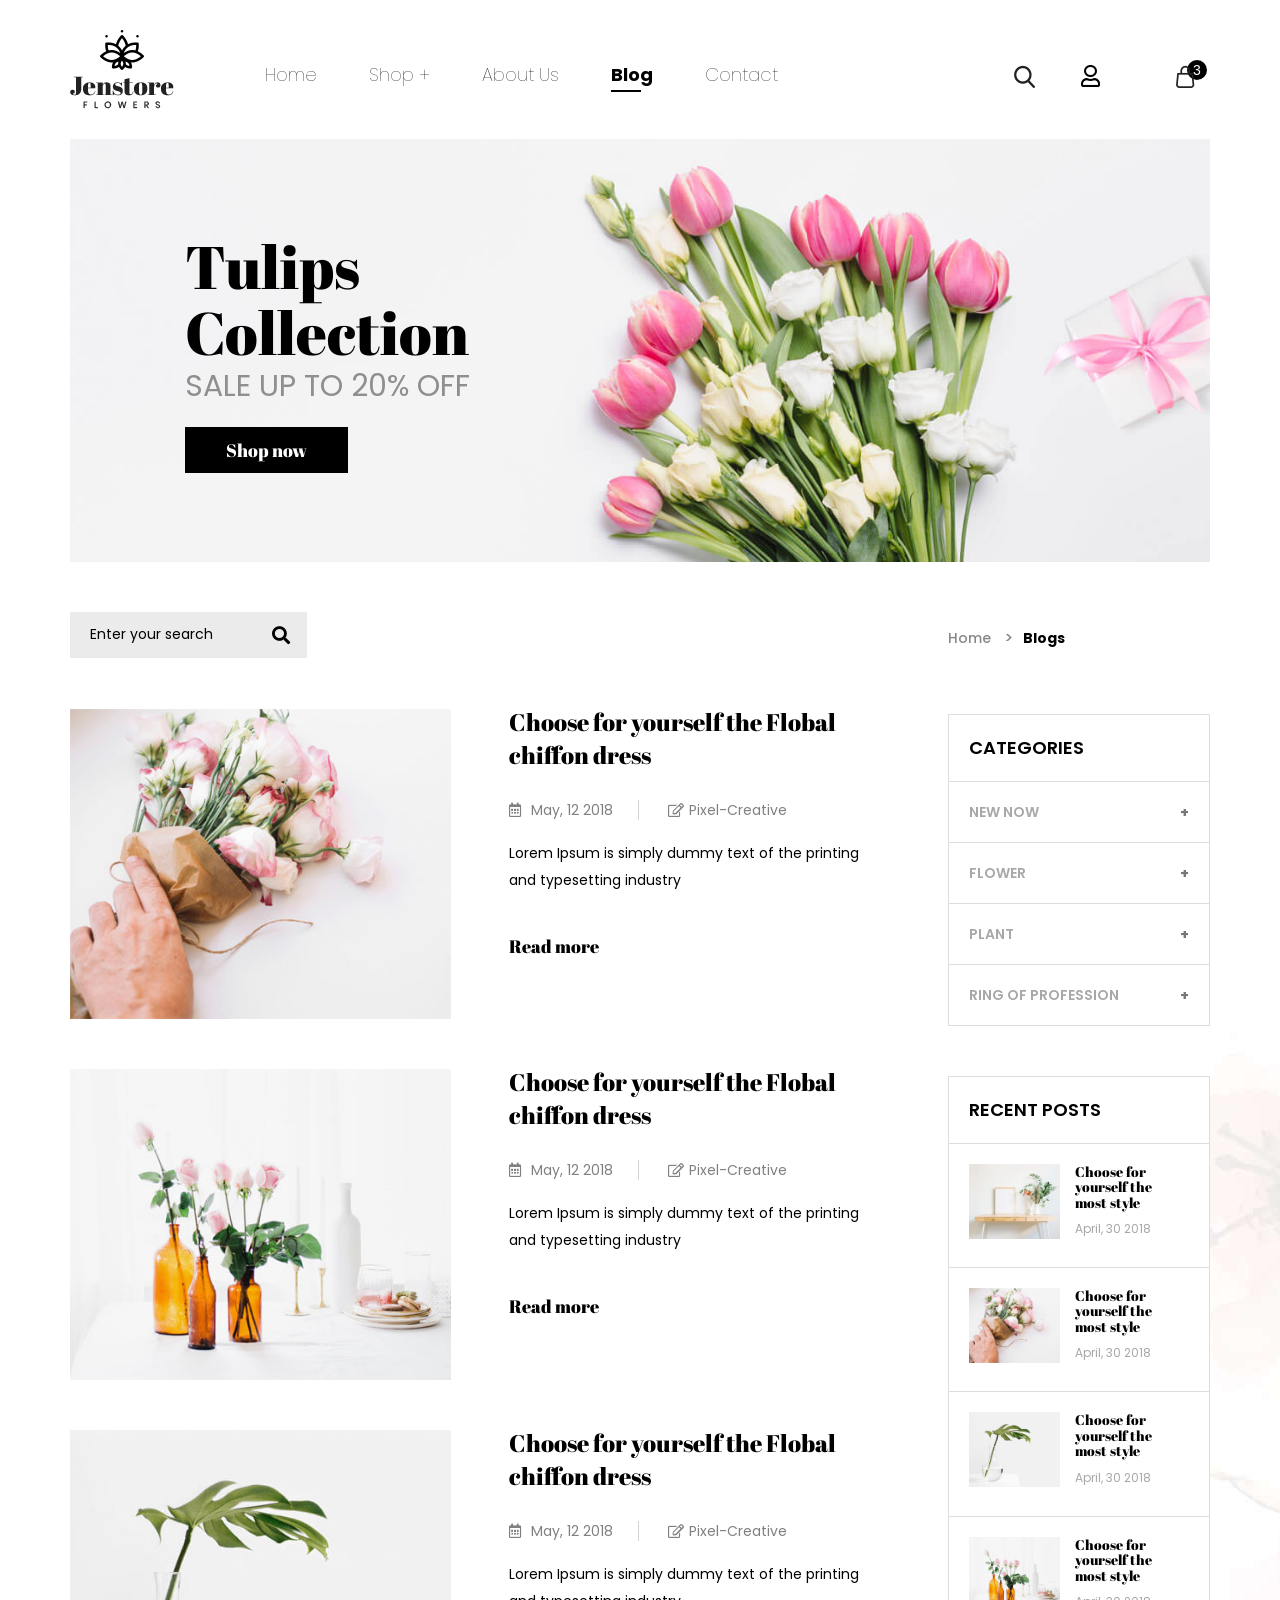
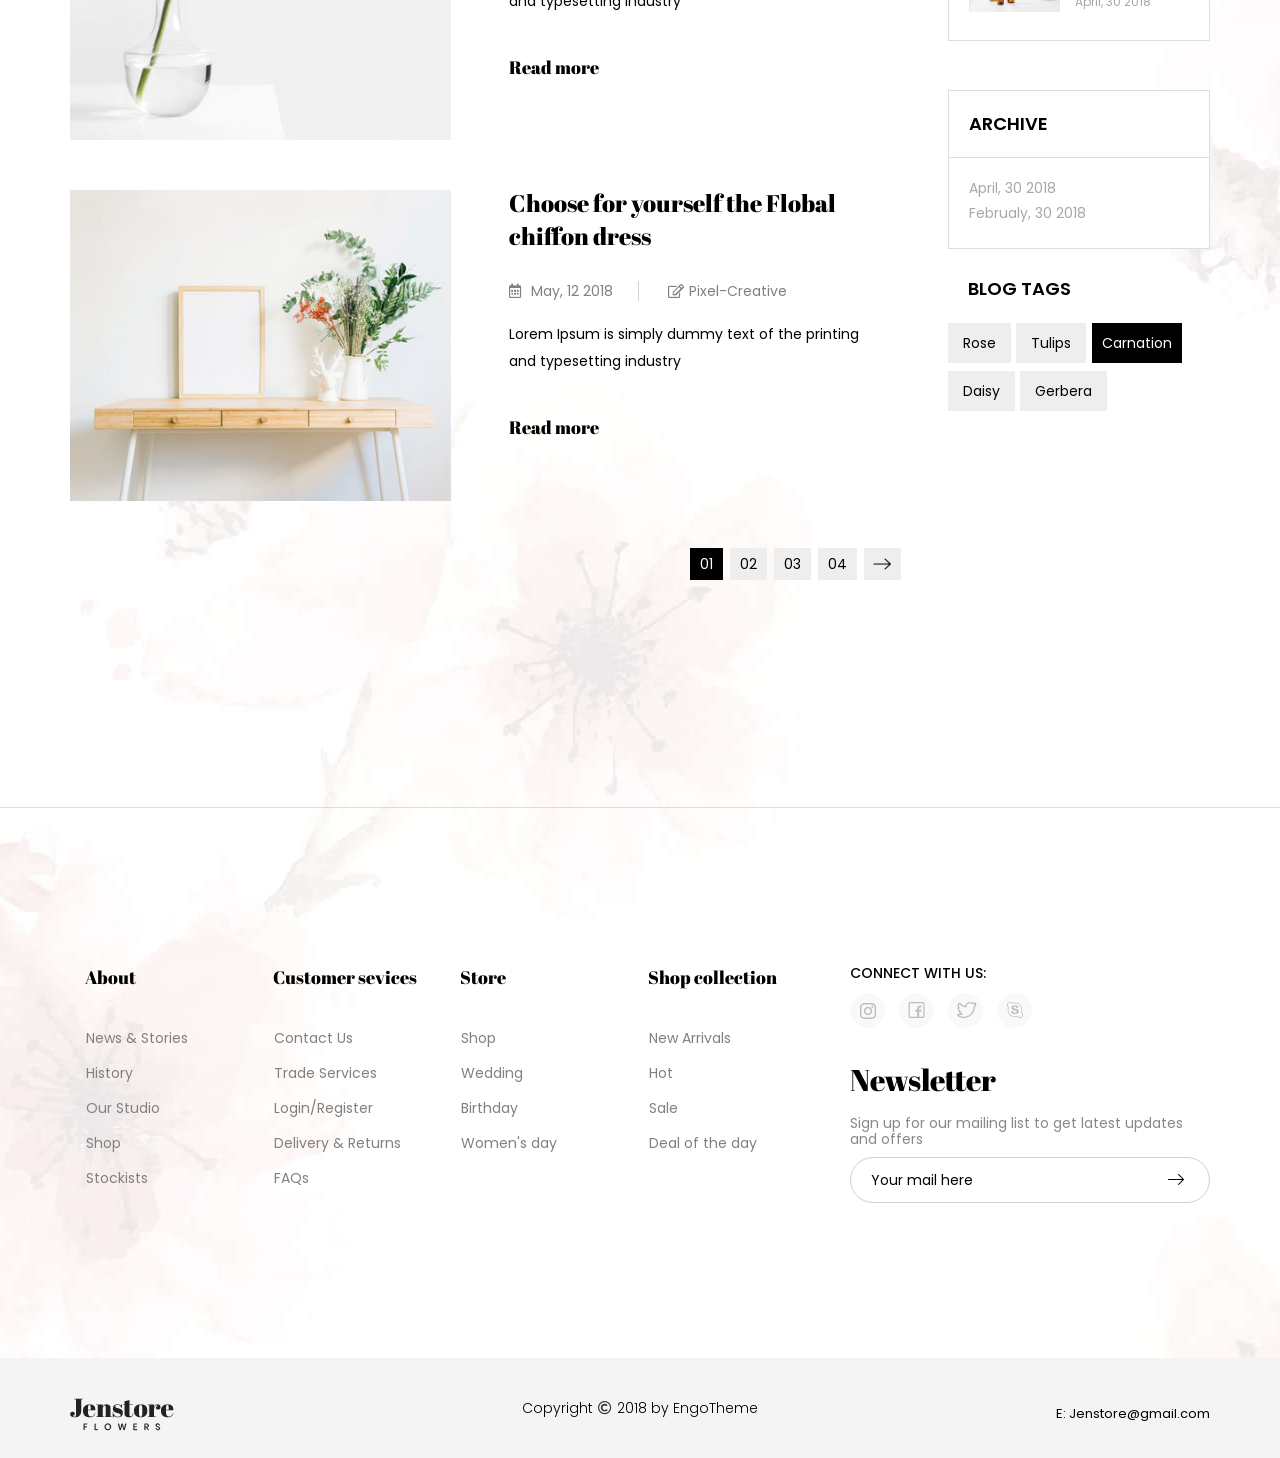
<file: flower/src/main/webapp/WEB-INF/page/blog.html>
﻿<!DOCTYPE html>
<html>
<head>
	<title>Blog</title>
	<meta charset="utf-8">
	<!-- bootstrap vs fontawesome-->
	<meta name="viewport" content="width=device-width, initial-scale=1">
	<link rel="stylesheet" href="css/bootstrap.min.css" >
	<link rel="icon" href="img/favicon.png" type="image/x-icon"/>
	<link rel="stylesheet" type="text/css" href="css/style-shop.css">
	<link rel="stylesheet" type="text/css" href="css/style-res-shop.css">
	<link rel="stylesheet" type="text/css" href="css/style-fix-nav.css">
	<link rel="stylesheet" type="text/css" href="css/style-form-search-mobile.css">
		<!-- slick -->

	<!-- GG FONT -->
	<link href="https://fonts.googleapis.com/css?family=Abril+Fatface" rel="stylesheet">
	<link href="https://fonts.googleapis.com/css?family=Poppins:300,400,500,700" rel="stylesheet">
	<link rel="stylesheet" href="css/fontawesome.css" >
</head>
<body>



<header class="container" id="header-v3">
	
		<div class="row">
			<div class="col-lg-2 col-md-2 col-sm-2 col-xs-3 logo"><a href="#"><img src="img/logo.png" alt="img-holiwood"></a></div>
			<div class="col-lg-7 col-md-7 col-sm-12 col-xs-12 menu-mobile">
				<div class=" collapse navbar-collapse" id="myNavbar">
					
				<form class="hidden-lg hidden-md form-group form-search-mobile">
					<input type="text" name="search" placeholder="Search here..." class="form-control">
					<button type="submit"><img src="img/Search.png" alt="search" class="img-responsive"></button>
				</form>
				<ul class="nav navbar-nav menu-main">
					
					<li class="dropdown menu-home">
						<a href="#" id="home-menu" class="dropdown-toggle" data-toggle="dropdown">Home</a><figure id="home-1" class="hidden-sm hidden-md hidden-xs"></figure>
						<ul class="menu-home-lv2 dropdown-menu">
							<li class="li-home"><i class="fas fa-long-arrow-alt-right hidden-sm hidden-md hidden-xs"></i><a href="homev1.html">Home 1</a></li>
							<li class="li-home"><i class="fas fa-long-arrow-alt-right hidden-sm hidden-md hidden-xs"></i><a href="homev2.html">Home 2</a></li>
							<li class="li-home"><i class="fas fa-long-arrow-alt-right hidden-sm hidden-md hidden-xs"></i><a href="homev3.html">Home 3</a></li>
							
						</ul>
					</li>
					<li class="shop-menu dropdown"><a href="#" class="dropdown-toggle" data-toggle="dropdown" id="shop-menu">Shop +</a><figure id="shop-1" class="hidden-sm hidden-md hidden-xs"></figure>
						<div class="dropdown-menu">
					<div class="container container-menu">
						<ul class="row">
					<li class="col-lg-8 col-md-8 col-sm-12 col-xs-12">
						<ul>
							<li class="col-lg-4 col-md-4 col-sm-12 col-xs-12 menu-home-lv2">
								<ul>
									<li><a href="#">SHOP PAGE</a> </li>
									<li class="li-home li-one"><i class="fas fa-long-arrow-alt-right hidden-sm hidden-md hidden-xs"></i><a href="shop-right-sidebar.html">Right sidebar</a></li>
									<li class="li-home"><i class="fas fa-long-arrow-alt-right hidden-sm hidden-md hidden-xs"></i><a href="shop-left-sidebar.html">Left sidebar</a></li>
									<li class="li-home"><i class="fas fa-long-arrow-alt-right hidden-sm hidden-md hidden-xs"></i><a href="shop-full-screen.html">Full screen</a></li>
									<li class="li-home"><i class="fas fa-long-arrow-alt-right hidden-sm hidden-md hidden-xs"></i><a href="shop-full-width.html">Full width</a></li>
									<li class="li-home"><i class="fas fa-long-arrow-alt-right hidden-sm hidden-md hidden-xs"></i><a href="singel-detail.html">Singel detail</a></li>
								</ul>
							</li>
							<li class="col-lg-4 col-md-4 col-sm-12 col-xs-12 menu-home-lv2">
								<ul>
									<li><a href="#">CHECKING PAGE</a></li> 
									<li class="li-home li-one"><i class="fas fa-long-arrow-alt-right hidden-sm hidden-md hidden-xs"></i><a href="shopping-cart.html">Shopping Cart</a></li>
									<li class="li-home"><i class="fas fa-long-arrow-alt-right hidden-sm hidden-md hidden-xs"></i><a href="checkout.html">Checkout</a></li>
									<li class="li-home"><i class="fas fa-long-arrow-alt-right hidden-sm hidden-md hidden-xs"></i><a href="order.html">Order</a></li>
								</ul>
							</li>
							<li class="col-lg-4 col-md-4 col-sm-12 col-xs-12 menu-home-lv2">
								<ul>
									<li><a href="#">OTHER PAGE</a></li>
									<li class="li-home li-one"><i class="fas fa-long-arrow-alt-right hidden-sm hidden-md hidden-xs"></i><a href="FAQ.html">FAQ</a></li>
									<li class="li-home"><i class="fas fa-long-arrow-alt-right hidden-sm hidden-md hidden-xs"></i><a href="login_register.html">Login/Register</a></li>
									<li class="li-home"><i class="fas fa-long-arrow-alt-right hidden-sm hidden-md hidden-xs"></i><a href="page404.html">Page404</a></li>
									<li class="li-home"><i class="fas fa-long-arrow-alt-right hidden-sm hidden-md hidden-xs"></i><a href="tracking.html">Tracking</a></li>
									<li class="li-home"><i class="fas fa-long-arrow-alt-right hidden-sm hidden-md hidden-xs"></i><a href="wishlist.html">Wishlist</a></li>
								</ul>
							</li>
							
						</ul>
					</li>
					<li class="col-lg-4 col-md-4 hidden-sm hidden-xs li-banner">
						<a href="#"><img src="img/Shop-now-banner.png" alt="img-holiwood"></a>
					</li>
					
						</ul>
					</div>
				</div>
					</li>
					<li class="wedding-menu"><a href="#">About Us</a><figure id="wedding-1" class=" hidden-sm hidden-md hidden-xs"></figure></li>
					<li class="blog-menu dropdown">
						<a href="#" class="dropdown-toggle" data-toggle="dropdown" id="blog-menu">Blog</a><figure id="blog-1" class=" hidden-sm hidden-md hidden-xs"></figure>
						<ul class="menu-home-lv2 dropdown-menu">
							<li class="li-home"><i class="fas fa-long-arrow-alt-right hidden-sm hidden-md hidden-xs"></i><a href="blog.html">Blog right sidebar</a></li>
							<li class="li-home"><i class="fas fa-long-arrow-alt-right hidden-sm hidden-md hidden-xs"></i><a href="blog-left-sidebar.html">Blog Left sidebar</a></li>
							<li class="li-home"><i class="fas fa-long-arrow-alt-right hidden-sm hidden-md hidden-xs"></i><a href="blog-no-sidebar.html">Blog no sidebar</a></li>
							<li class="li-home"><i class="fas fa-long-arrow-alt-right hidden-sm hidden-md hidden-xs"></i><a href="singel-post-left-sidebar.html">Singel post left sidebar</a></li>
							<li class="li-home"><i class="fas fa-long-arrow-alt-right hidden-sm hidden-md hidden-xs"></i><a href="singel-post-right-sidebar.html">Singel post right sidebar</a></li>
							<li class="li-home"><i class="fas fa-long-arrow-alt-right hidden-sm hidden-md hidden-xs"></i><a href="singel-post-no-sidebar.html">Singel post no sidebar</a></li>
						</ul>
					</li>
					<li class="contact-menu"><a href="contact.html">Contact</a><figure id="contact-1" class=" hidden-sm hidden-md hidden-xs"></figure></li>
					<li class="hidden-lg hidden-md"><a href="#"><i class="far fa-user"></i> My Account</a></li>
					<li><figure id="btn-close-menu" class="hidden-lg hidden-md"><i class="far fa-times-circle"></i></figure></li>
				</ul>
				</div>
			</div>
			<div class="col-lg-3 col-md-3 col-sm-10 col-xs-9">
				<ul class="nav navbar-nav navbar-right icon-menu">
					
					
					<li id="input-search" class="hidden-sm hidden-xs">
				<a href="#"><img id="search-img" src="img/Search.png" alt="img-holiwood"></a>
				
					</li>
					<li class="icon-user hidden-sm hidden-xs"><a href="#"><i class="far fa-user"></i></a></li>
					<li class="dropdown cart-menu">
				<a href="#" class="dropdown-toggle" data-toggle="dropdown"><img src="img/cart.png" id="img-cart" alt="img-holiwood"></a>
				<div class="dropdown-menu">
					<div class="cart-1">
						<div class="img-cart"><img src="img/collec-1.jpg" class="img-responsive" alt="img-holiwood"></div>
						<div class="info-cart">
							<h1>Pink roses</h1>
							<span class="number">x1</span>
							<span class="prince-cart">$207.2</span>
						</div>
					</div>
					<div class="cart-1">
						<div class="img-cart"><img src="img/collec-2.jpg" class="img-responsive" alt="img-holiwood"></div>
						<div class="info-cart">
							<h1>Eleganr by BloomNation</h1>
							<span class="number">x1</span>
							<span class="prince-cart">$207.2</span>
						</div>
					</div>
					<div class="cart-1">
						<div class="img-cart"><img src="img/collec-3.jpg" class="img-responsive" alt="img-holiwood"></div>
						<div class="info-cart">
							<h1>Queen Rose - Yellow</h1>
							<span class="number">x1</span>
							<span class="prince-cart">$207.2</span>
						</div>
					</div>
					<div class="total">
						<span>Total:</span>
						<span>$621.6</span>
					</div>
					<div id="div-cart-menu">
						<a href="#">ADD TO CART</a>
						<a href="#" class="check">CHECK VIEW</a>
					</div>
				</div>
			</li>
				</ul>
			</div>
			<div class="navbar-header mobile-menu">
    					<button type="button" class="navbar-toggle btn-menu-mobile" data-toggle="collapse" data-target="#myNavbar">
    					    <i class="fas fa-bars"></i>                 
   					   	</button>
   			</div>
		</div>
		
</header>
<main>
	<div class="content-search">

                            <div class="container container-100">
                            	<i class="far fa-times-circle" id="close-search"></i>
                                <h3 class="text-center">what are your looking for ?</h3>
                                <form method="get" action="/search" role="search" style="position: relative;">
                                  <input type="text" class="form-control control-search" value="" autocomplete="off" placeholder="Enter Search ..." aria-label="SEARCH" name="q">

                                  <button class="button_search" type="submit">search</button>
                                </form>
                            </div>
                            
</div>
	<div class="container banner">
		<figure id="banner-figure"><a href="#"><img src="img/banner-shop.jpg" class="img-responsive" alt="img-holiwood"></a></figure>
		<div class="text-banner">
			<h1>Tulips<br>Collection</h1>
			<p>SALE UP TO 20% OFF</p>
			<a href="#">Shop now</a>
		</div>
	</div>
	<div class="container content">
		<div class="row">
			<div class="col-lg-9 col-md-9 col-sm-12 col-xs-12">
				<form class="form-group">
					<input type="text" name="input-find" placeholder="Enter your search" class="input-lg">
					<button type="submit"><i class="fas fa-search"></i></button>
				</form>
			</div>

			<div class="col-lg-3 col-md-3 col-sm-12 col-xs-12 menu-breadcrumb">
				<ul class="breadcrumb">
  					<li><a href="homev3.html">Home</a></li>
  					<li><a href="#">Blogs</a></li>
				</ul>
			</div>
			<div class="col-lg-9 col-md-9 col-sm-12 col-xs-12 content-blog">
				<div class="col-lg-6 col-md-6 col-sm-6 col-xs-12 product-blog">
					<a href="http://landing.engotheme.com/html/jenstore/demo/blog-post.html"><img src="img/blog-1.jpg" class="img-responsive" alt="img-holiwood"></a>
				</div>
				<div class="col-lg-6 col-md-6 col-sm-6 col-xs-12 title-blog">
					<h2><a href="http://landing.engotheme.com/html/jenstore/demo/blog-post.html">Choose for yourself the Flobal chiffon dress</a></h2>
				<div class="time-blog">
					<span class="time"><i class="far fa-calendar-alt"></i><span>May, 12 2018</span></span>
					<span class="time"><i class="far fa-edit"></i><span>Pixel-Creative</span></span>
				</div>
				<p>Lorem Ipsum is simply dummy text of the printing and typesetting industry</p>
				<a href="#">Read more</a>
				</div>
				<!--  -->
				<div class="col-lg-6 col-md-6 col-sm-6 col-xs-12 product-blog">
					<a href="#"><img src="img/blog-2.jpg" class="img-responsive" alt="img-holiwood"></a>
				</div>
				<div class="col-lg-6 col-md-6 col-sm-6 col-xs-12 title-blog">
					<h2><a href="#">Choose for yourself the Flobal chiffon dress</a></h2>
				<div class="time-blog">
					<span class="time"><i class="far fa-calendar-alt"></i><span>May, 12 2018</span></span>
					<span class="time"><i class="far fa-edit"></i><span>Pixel-Creative</span></span>
				</div>
				<p>Lorem Ipsum is simply dummy text of the printing and typesetting industry</p>
				<a href="#">Read more</a>
				</div>
				<!--  -->
				<div class="col-lg-6 col-md-6 col-sm-6 col-xs-12 product-blog">
					<a href="#"><img src="img/blog-3.jpg" class="img-responsive" alt="img-holiwood"></a>
				</div>
				<div class="col-lg-6 col-md-6 col-sm-6 col-xs-12 title-blog">
					<h2><a href="#">Choose for yourself the Flobal chiffon dress</a></h2>
				<div class="time-blog">
					<span class="time"><i class="far fa-calendar-alt"></i><span>May, 12 2018</span></span>
					<span class="time"><i class="far fa-edit"></i><span>Pixel-Creative</span></span>
				</div>
				<p>Lorem Ipsum is simply dummy text of the printing and typesetting industry</p>
				<a href="#">Read more</a>
				</div>
				<!--  -->
				<div class="col-lg-6 col-md-6 col-sm-6 col-xs-12 product-blog">
					<a href="#"><img src="img/blog-4.jpg" class="img-responsive" alt="img-holiwood"></a>
				</div>
				<div class="col-lg-6 col-md-6 col-sm-6 col-xs-12 title-blog">
					<h2><a href="#">Choose for yourself the Flobal chiffon dress</a></h2>
				<div class="time-blog">
					<span class="time"><i class="far fa-calendar-alt"></i><span>May, 12 2018</span></span>
					<span class="time"><i class="far fa-edit"></i><span>Pixel-Creative</span></span>
				</div>
				<p>Lorem Ipsum is simply dummy text of the printing and typesetting industry</p>
				<a href="#">Read more</a>
				</div>
				<!--  -->
				<div class="col-lg-12 col-md-12 col-sm-12 col-xs-12 pagi">
					<ul class="pagination">
						<li><a href="#">01</a></li>
						<li><a href="#">02</a></li>
						<li><a href="#">03</a></li>
						<li><a href="#">04</a></li>
						<li><a href="#"><img src="img/Next.png" class="img-responsive" alt="img-holiwood"></a></li>
					</ul>
				</div>
			</div>
<!-- sidebar -->
			<div class="col-lg-3 col-md-3 col-sm-12 col-xs-12 sidebar">
				<div class="collapse navbar-collapse" id="mysidebar">
				<ul class="list-group list-1">
					<li class="list-group-item">CATEGORIES</li>
  					<li class="list-group-item">
  						<a href="#">NEW NOW</a><button class="accordion"></button>
  						<ul class="panel">
  							<li><a href="#">Tuylip</a></li>
  							<li><a href="#">lavender</a></li>
  							<li><a href="#">Rose</a></li>
  						</ul>
  					</li>
  					<li class="list-group-item">
  						<a href="http://landing.engotheme.com/html/jenstore/demo/flower.html">FLOWER</a><button class="accordion"></button>
  						<ul class="panel">
  							<li><a href="http://landing.engotheme.com/html/jenstore/demo/product-detail.html">Rose</a></li>
  							<li><a href="#">Tulips</a></li>
  							<li><a href="#">Daisy</a></li>
  							<li><a href="#">Carnation</a></li>
  							<li><a href="#">Gerbera</a></li>
  							<li><a href="#">Other</a></li>
  						</ul>
  					</li>
  					<li class="list-group-item">
  						<a href="#">PLANT</a><button class="accordion"></button>
  						<ul class="panel">
  							<li><a href="#">Tuylip</a></li>
  							<li><a href="#">lavender</a></li>
  							<li><a href="#">Rose</a></li>
  						</ul>
  					</li>
  					<li class="list-group-item">
  						<a href="#">RING OF PROFESSION</a><button class="accordion"></button>
  						<ul class="panel">
  							<li><a href="#">Tuylip</a></li>
  							<li><a href="#">lavender</a></li>
  							<li><a href="#">Rose</a></li>
  						</ul>
  					</li>
				</ul>
				<!--  -->
				<ul class="list-group list-2">
					<li class="list-group-item">RECENT POSTS</li>
  					<li class="list-group-item list-item-2">
  						<div class="col-lg-5 col-md-5 col-sm-12 col-xs-12">
  							<a href="#"><img src="img/blog-4.jpg" class="img-responsive" alt="img-holiwood"></a>
  						</div>
  						<div class="col-lg-7 col-md-7 col-sm-12 col-xs-12 title-post">
  							<a href="#"><h1>Choose for yourself the most style</h1></a>
  							<p>April, 30 2018</p>
  						</div>
  					</li>
  					<li class="list-group-item list-item-2">
  						<div class="col-lg-5 col-md-5 col-sm-12 col-xs-12">
  							<a href="#"><img src="img/blog-1.jpg" class="img-responsive" alt="img-holiwood"></a>
  						</div>
  						<div class="col-lg-7 col-md-7 col-sm-12 col-xs-12 title-post">
  							<a href="#"><h1>Choose for yourself the most style</h1></a>
  							<p>April, 30 2018</p>
  						</div>
  					</li>
  					<li class="list-group-item list-item-2">
  						<div class="col-lg-5 col-md-5 col-sm-12 col-xs-12">
  							<a href="#"><img src="img/blog-3.jpg" class="img-responsive" alt="img-holiwood"></a>
  						</div>
  						<div class="col-lg-7 col-md-7 col-sm-12 col-xs-12 title-post">
  							<a href="#"><h1>Choose for yourself the most style</h1></a>
  							<p>April, 30 2018</p>
  						</div>
  					</li>
  					<li class="list-group-item list-item-2">
  						<div class="col-lg-5 col-md-5 col-sm-12 col-xs-12">
  							<a href="#"><img src="img/blog-2.jpg" class="img-responsive" alt="img-holiwood"></a>
  						</div>
  						<div class="col-lg-7 col-md-7 col-sm-12 col-xs-12 title-post">
  							<a href="#"><h1>Choose for yourself the most style</h1></a>
  							<p>April, 30 2018</p>
  						</div>
  					</li>
				</ul>
				<!--  -->
				<div class="panel-default">
					<div class="panel-header">
						ARCHIVE
					</div>
					<div class="panel-body">
						<p>April, 30 2018</p>
						<p>Februaly, 30 2018</p>
					</div>
				</div>
				<div class="blog-tag">
					<h1>BLOG TAGS</h1>
					<a href="#">Rose</a> <a href="#">Tulips</a> <a href="#" class="active-tags">Carnation</a> <a href="#">Daisy</a>
					<a href="#">Gerbera</a>
				</div>
			</div>
			</div>
			<div class="navbar-header mobile-sidebar">
    					<button type="button" class="navbar-toggle btn-mobile-sidebar" data-toggle="collapse" data-target="#mysidebar">
    					    <i class="fas fa-angle-left" id="icon-sidebar"></i>  
   					   	</button>
   			</div>
		</div>
	</div>
<div class="info-footer">
	<div class="container">
		<div class="row">
			<div class="col-lg-8 col-md-8 col-sm-8 col-xs-12">
				<div class="col-lg-3 col-md-3 col-sm-6 col-xs-6">
					<h3>About</h3>
					<ul>
						<li><i class="fas fa-long-arrow-alt-right"></i><a href="#">News & Stories</a></li>
						<li><i class="fas fa-long-arrow-alt-right"></i><a href="#">History</a> </li>
						<li><i class="fas fa-long-arrow-alt-right"></i><a href="#">Our Studio</a></li>
						<li><i class="fas fa-long-arrow-alt-right"></i><a href="#">Shop</a></li>
						<li><i class="fas fa-long-arrow-alt-right"></i><a href="#">Stockists</a></li>
					</ul>
				</div>
				<div class="col-lg-3 col-md-3 col-sm-6 col-xs-6">
					<h3>Customer sevices</h3>
					<ul>
						<li><i class="fas fa-long-arrow-alt-right"></i><a href="#">Contact Us</a></li>
						<li><i class="fas fa-long-arrow-alt-right"></i><a href="#">Trade Services</a></li>
						<li><i class="fas fa-long-arrow-alt-right"></i><a href="#">Login/Register</a></li>
						<li><i class="fas fa-long-arrow-alt-right"></i><a href="#">Delivery & Returns</a></li>
						<li><i class="fas fa-long-arrow-alt-right"></i><a href="#">FAQs</a></li>
					</ul>
				</div>
				<div class="col-lg-3 col-md-3 col-sm-6 col-xs-6">
					<h3>Store</h3>
					<ul>
						<li><i class="fas fa-long-arrow-alt-right"></i><a href="#">Shop</a></li>
						<li><i class="fas fa-long-arrow-alt-right"></i><a href="#">Wedding</a></li>
						<li><i class="fas fa-long-arrow-alt-right"></i><a href="#">Birthday</a></li>
						<li><i class="fas fa-long-arrow-alt-right"></i><a href="#">Women's day</a></li>
					</ul>
				</div>
				<div class="col-lg-3 col-md-3 col-sm-6 col-xs-6">
					<h3>Shop collection</h3>
					<ul>
						<li><i class="fas fa-long-arrow-alt-right"></i><a href="#">New Arrivals</a></li>
						<li><i class="fas fa-long-arrow-alt-right"></i><a href="#">Hot</a></li>
						<li><i class="fas fa-long-arrow-alt-right"></i><a href="#">Sale</a></li>
						<li><i class="fas fa-long-arrow-alt-right"></i><a href="#">Deal of the day</a></li>
					</ul>
				</div>
			</div>
			<div class="col-lg-4 col-md-4 col-sm-4 col-xs-12 social">
				<p>CONNECT WITH US:</p>
				<a href="#" id="link-insta"></a>
				<a href="#" id="link-fb"></a>
				<a href="#" id="link-tw"></a>
				<a href="#" id="link-sky"></a>
				<h1>Newsletter</h1>
				<h2>Sign up for our mailing list to get latest updates and offers</h2>
				<form class="form-group" action="mail" method="post">
					<input type="text" name="input-mail" placeholder="Your mail here" class="input-lg">
					<button type="submit"><img src="img/Send.png" alt="img-holiwood"></button>
				</form>
			</div>
		</div>
	</div>
</div>
</main>
<footer>
	<div class="container">
		<div class="row">
			<div class="col-lg-4 col-md-4 col-sm-4 col-xs-12 logo-footer">
				<a href="#" class="logo-bot"></a>
			</div>
			<div class="col-lg-4 col-md-4 col-sm-4 col-xs-12 copy">
				<span>Copyright</span><i class="far fa-copyright"></i><span class="engo">2018 by EngoTheme</span>
			</div>
			<div class="col-lg-4 col-md-4 col-sm-4 col-xs-12 gmail-footer">
				<span id="gmail-footer"><a href="#">E: Jenstore@gmail.com</a></span>
			</div>
		</div>
	</div>
	<div class="hidden-lg hidden-md back-to-top fade"><i class="fas fa-caret-up"></i></div>
	<div class="BG-menu"></div>
</footer>
<!-- boostrap & jquery -->
	<script src="js/jquery.min_af.js"></script>
	<script src="js/bootstrap.min_0028.js"></script>
	
	<!-- js file -->
	<script src="js/function-shop.js"></script>
	<script src="js/function-back-top.js"></script>
	<script src="js/function-sidebar.js"></script>
	<script src="js/funtion-header-v3.js"></script>
	<script src="js/function-search-v2.js"></script>
</body>
</html>
</file>
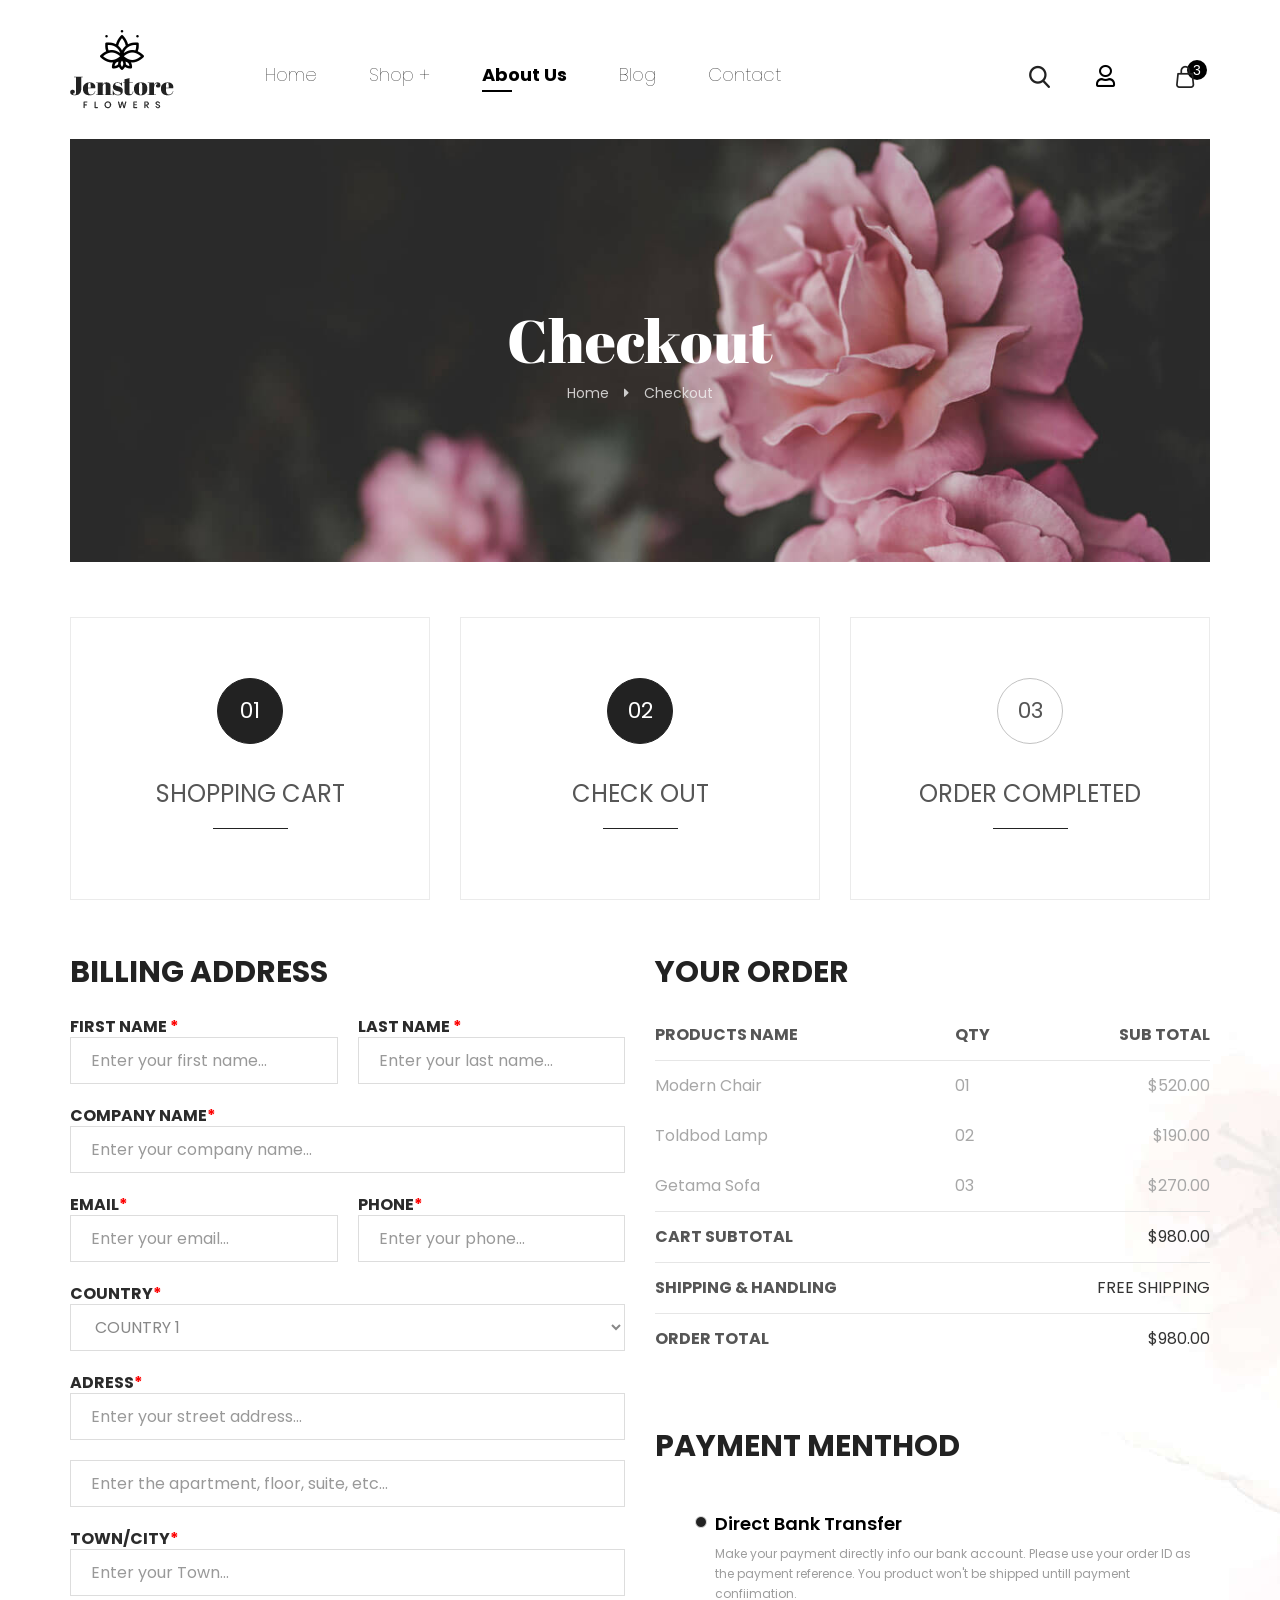
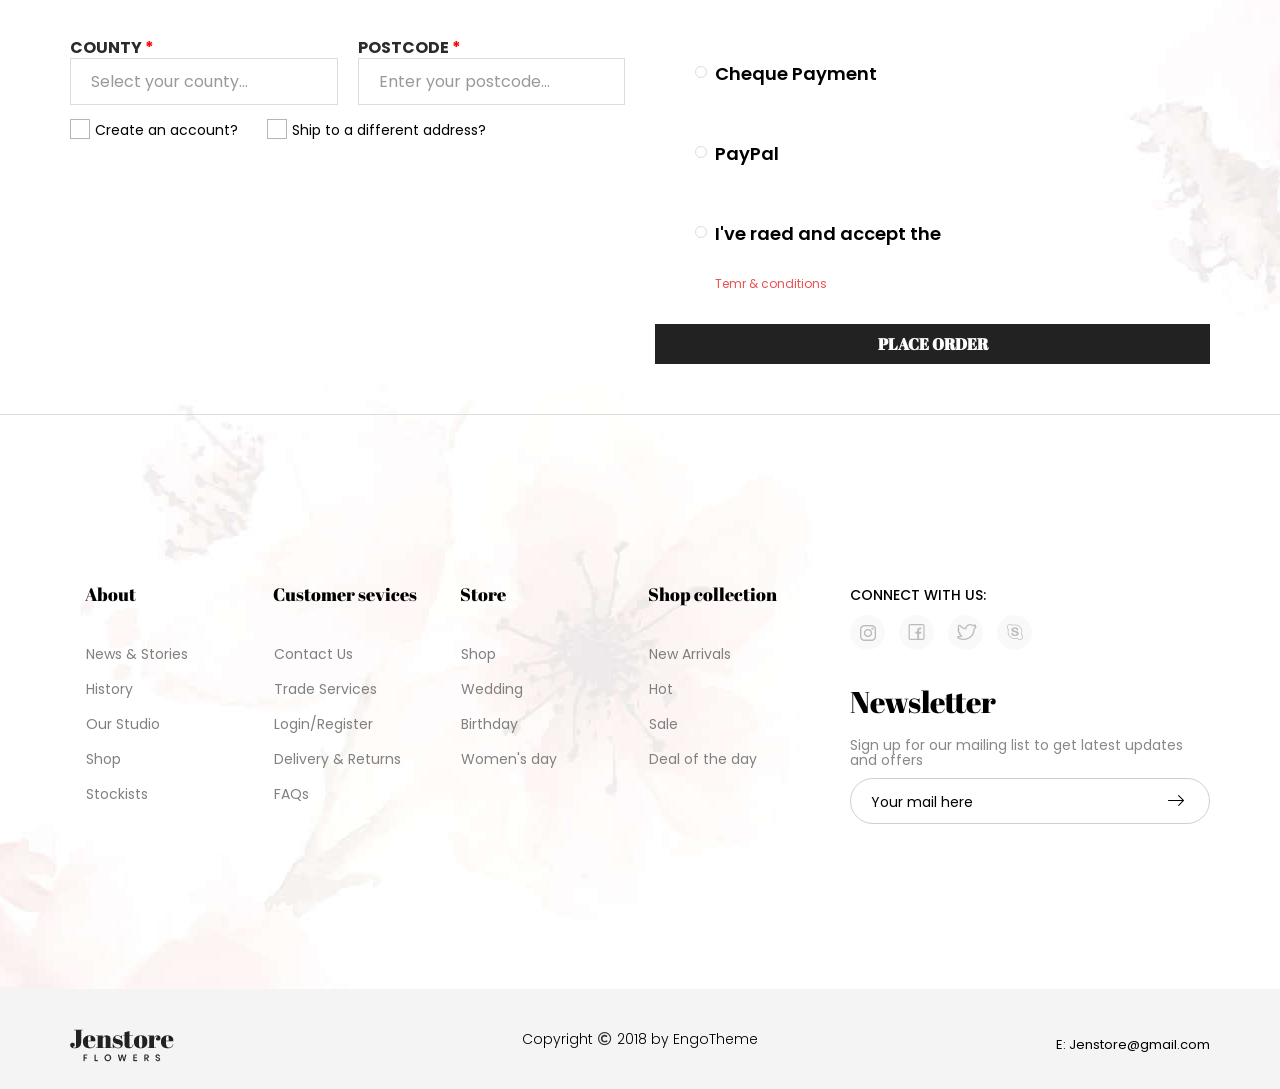
<file: flower/src/main/webapp/WEB-INF/page/checkout.html>
﻿<!DOCTYPE html>
<html>
<head>
	<title>Checkout</title>
	<meta charset="utf-8">
	<!-- bootstrap vs fontawesome-->
	<meta name="viewport" content="width=device-width, initial-scale=1">
	<link rel="stylesheet" href="css/bootstrap.min.css" >
	<link rel="icon" href="img/favicon.png" type="image/x-icon"/>
	<link rel="stylesheet" type="text/css" href="css/style-about.css">
	<link rel="stylesheet" type="text/css" href="css/style-res-about.css">
	<link rel="stylesheet" type="text/css" href="css/style-faq.css">
	<link rel="stylesheet" type="text/css" href="css/style-checkout.css">
	<link rel="stylesheet" type="text/css" href="css/style-fix-nav.css">
	<link rel="stylesheet" type="text/css" href="css/style-form-search-mobile.css">
		<!-- slick -->
	
	<!-- GG FONT -->
	<link href="https://fonts.googleapis.com/css?family=Abril+Fatface" rel="stylesheet">
	<link href="https://fonts.googleapis.com/css?family=Poppins:300,400,500,700" rel="stylesheet">
	<link rel="stylesheet" href="css/fontawesome.css" >
</head>
<body>


<header class="container" id="header-v3">
	
		<div class="row">
			<div class="col-lg-2 col-md-2 col-sm-2 col-xs-3 logo"><a href="#"><img src="img/logo.png" alt="img-holiwood"></a></div>
			<div class="col-lg-7 col-md-7 col-sm-12 col-xs-12 menu-mobile">
				<div class=" collapse navbar-collapse" id="myNavbar">

				<form class="hidden-lg hidden-md form-group form-search-mobile">
					<input type="text" name="search" placeholder="Search here..." class="form-control">
					<button type="submit"><img src="img/Search.png" alt="search" class="img-responsive"></button>
				</form>
				
				<ul class="nav navbar-nav menu-main">
					
					<li class="dropdown menu-home">
						<a href="#" id="home-menu" class="dropdown-toggle" data-toggle="dropdown">Home</a><figure id="home-1"></figure>
						<ul class="menu-home-lv2 dropdown-menu">
							<li class="li-home"><i class="fas fa-long-arrow-alt-right hidden-sm hidden-md hidden-xs"></i><a href="homev1.html">Home 1</a></li>
							<li class="li-home"><i class="fas fa-long-arrow-alt-right hidden-sm hidden-md hidden-xs"></i><a href="homev2.html">Home 2</a></li>
							<li class="li-home"><i class="fas fa-long-arrow-alt-right hidden-sm hidden-md hidden-xs"></i><a href="homev3.html">Home 3</a></li>
							
						</ul>
					</li>
					<li class="shop-menu dropdown"><a href="#" class="dropdown-toggle" data-toggle="dropdown">Shop +</a><figure id="shop-1" class=" hidden-sm hidden-md hidden-xs"></figure>
						<div class="dropdown-menu">
					<div class="container container-menu">
						<ul class="row">
					<li class="col-lg-8 col-md-8 col-sm-12 col-xs-12">
						<ul>
							<li class="col-lg-4 col-md-4 col-sm-12 col-xs-12 menu-home-lv2">
								<ul>
									<li><a href="#">SHOP PAGE</a> </li>
									<li class="li-home li-one"><i class="fas fa-long-arrow-alt-right hidden-sm hidden-md hidden-xs"></i><a href="shop-right-sidebar.html">Right sidebar</a></li>
									<li class="li-home"><i class="fas fa-long-arrow-alt-right hidden-sm hidden-md hidden-xs"></i><a href="shop-left-sidebar.html">Left sidebar</a></li>
									<li class="li-home"><i class="fas fa-long-arrow-alt-right hidden-sm hidden-md hidden-xs"></i><a href="shop-full-screen.html">Full screen</a></li>
									<li class="li-home"><i class="fas fa-long-arrow-alt-right hidden-sm hidden-md hidden-xs"></i><a href="shop-full-width.html">Full width</a></li>
									<li class="li-home"><i class="fas fa-long-arrow-alt-right hidden-sm hidden-md hidden-xs"></i><a href="singel-detail.html">Singel detail</a></li>
								</ul>
							</li>
							<li class="col-lg-4 col-md-4 col-sm-12 col-xs-12 menu-home-lv2">
								<ul>
									<li><a href="#">CHECKING PAGE</a></li> 
									<li class="li-home li-one"><i class="fas fa-long-arrow-alt-right hidden-sm hidden-md hidden-xs"></i><a href="shopping-cart.html">Shopping Cart</a></li>
									<li class="li-home"><i class="fas fa-long-arrow-alt-right hidden-sm hidden-md hidden-xs"></i><a href="checkout.html">Checkout</a></li>
									<li class="li-home"><i class="fas fa-long-arrow-alt-right hidden-sm hidden-md hidden-xs"></i><a href="order.html">Order</a></li>
								</ul>
							</li>
							<li class="col-lg-4 col-md-4 col-sm-12 col-xs-12 menu-home-lv2">
								<ul>
									<li><a href="#">OTHER PAGE</a></li>
									<li class="li-home li-one"><i class="fas fa-long-arrow-alt-right hidden-sm hidden-md hidden-xs"></i><a href="FAQ.html">FAQ</a></li>
									<li class="li-home"><i class="fas fa-long-arrow-alt-right hidden-sm hidden-md hidden-xs"></i><a href="login_register.html">Login/Register</a></li>
									<li class="li-home"><i class="fas fa-long-arrow-alt-right hidden-sm hidden-md hidden-xs"></i><a href="page404.html">Page404</a></li>
									<li class="li-home"><i class="fas fa-long-arrow-alt-right hidden-sm hidden-md hidden-xs"></i><a href="tracking.html">Tracking</a></li>
									<li class="li-home"><i class="fas fa-long-arrow-alt-right hidden-sm hidden-md hidden-xs"></i><a href="wishlist.html">Wishlist</a></li>
								</ul>
							</li>
							
						</ul>
					</li>
					<li class="col-lg-4 col-md-4 hidden-sm hidden-xs li-banner">
						<a href="#"><img src="img/Shop-now-banner.png" alt="img-holiwood"></a>
					</li>
					
						</ul>
					</div>
				</div>
					</li>
					<li class="wedding-menu"><a href="about.html" id="about-menu">About Us</a><figure id="wedding-1" class=" hidden-sm hidden-md hidden-xs"></figure></li>
					<li class="blog-menu dropdown">
						<a href="#" class="dropdown-toggle" data-toggle="dropdown">Blog</a><figure id="blog-1" class=" hidden-sm hidden-md hidden-xs"></figure>
						<ul class="menu-home-lv2 dropdown-menu">
							<li class="li-home"><i class="fas fa-long-arrow-alt-right hidden-sm hidden-md hidden-xs"></i><a href="blog.html">Blog right sidebar</a></li>
							<li class="li-home"><i class="fas fa-long-arrow-alt-right hidden-sm hidden-md hidden-xs"></i><a href="blog-left-sidebar.html">Blog Left sidebar</a></li>
							<li class="li-home"><i class="fas fa-long-arrow-alt-right hidden-sm hidden-md hidden-xs"></i><a href="blog-no-sidebar.html">Blog no sidebar</a></li>
							<li class="li-home"><i class="fas fa-long-arrow-alt-right hidden-sm hidden-md hidden-xs"></i><a href="singel-post-left-sidebar.html">Singel post left sidebar</a></li>
							<li class="li-home"><i class="fas fa-long-arrow-alt-right hidden-sm hidden-md hidden-xs"></i><a href="singel-post-right-sidebar.html">Singel post right sidebar</a></li>
							<li class="li-home"><i class="fas fa-long-arrow-alt-right hidden-sm hidden-md hidden-xs"></i><a href="singel-post-no-sidebar.html">Singel post no sidebar</a></li>
						</ul>
					</li>
					<li class="contact-menu"><a href="contact.html">Contact</a><figure id="contact-1" class=" hidden-sm hidden-md hidden-xs"></figure></li>
					<li class="hidden-lg hidden-md"><a href="#"><i class="far fa-user"></i> My Account</a></li>
					<li><figure id="btn-close-menu" class="hidden-lg hidden-md"><i class="far fa-times-circle"></i></figure></li>
				</ul>
				</div>
			</div>
			<div class="col-lg-3 col-md-3 col-sm-10 col-xs-9">
				<ul class="nav navbar-nav navbar-right icon-menu">
					
					
					<li id="input-search" class="hidden-sm hidden-xs">
					<a href="#"><img id="search-img" src="img/Search.png" alt="img-holiwood"></a>
					</li>
					<li class="icon-user hidden-sm hidden-xs"><a href="#"><i class="far fa-user"></i></a></li>
					<li class="dropdown cart-menu">
				<a href="#" class="dropdown-toggle" data-toggle="dropdown"><img src="img/cart.png" id="img-cart" alt="img-holiwood"></a>
				<div class="dropdown-menu">
					<div class="cart-1">
						<div class="img-cart"><img src="img/collec-1.jpg" class="img-responsive" alt="img-holiwood"></div>
						<div class="info-cart">
							<h1>Pink roses</h1>
							<span class="number">x1</span>
							<span class="prince-cart">$207.2</span>
						</div>
					</div>
					<div class="cart-1">
						<div class="img-cart"><img src="img/collec-2.jpg" class="img-responsive" alt="img-holiwood"></div>
						<div class="info-cart">
							<h1>Eleganr by BloomNation</h1>
							<span class="number">x1</span>
							<span class="prince-cart">$207.2</span>
						</div>
					</div>
					<div class="cart-1">
						<div class="img-cart"><img src="img/collec-3.jpg" class="img-responsive" alt="img-holiwood"></div>
						<div class="info-cart">
							<h1>Queen Rose - Yellow</h1>
							<span class="number">x1</span>
							<span class="prince-cart">$207.2</span>
						</div>
					</div>
					<div class="total">
						<span>Total:</span>
						<span>$621.6</span>
					</div>
					<div id="div-cart-menu">
						<a href="#">ADD TO CART</a>
						<a href="#" class="check">CHECK VIEW</a>
					</div>
				</div>
			</li>
				</ul>
			</div>
			<div class="navbar-header mobile-menu">
    					<button type="button" class="navbar-toggle btn-menu-mobile" data-toggle="collapse" data-target="#myNavbar">
    					    <i class="fas fa-bars"></i>                 
   					   	</button>
   		</div>
		</div>
		
</header>
<main>
	<div class="content-search">

                            <div class="container container-100">
                            	<i class="far fa-times-circle" id="close-search"></i>
                                <h3 class="text-center">what are your looking for ?</h3>
                                <form method="get" action="/search" role="search" style="position: relative;">
                                  <input type="text" class="form-control control-search" value="" autocomplete="off" placeholder="Enter Search ..." aria-label="SEARCH" name="q">

                                  <button class="button_search" type="submit">search</button>
                                </form>
                            </div>
                            
</div>
	<div class="banner">
		<div class="container">
			<figure id="banner-about"><a href="#"><img src="img/banner-about.jpg" class="img-responsive" alt="img-holiwood"></a></figure>
		<div class="title-banner">
			<h1>Checkout</h1>
			<p><a href="#" title="Home">Home</a><i class="fa fa-caret-right"></i>Checkout</p>
		</div>
		
		</div>
		
	</div>
<div class="container container-ver2 space-padding-tb-30">
                    <div class="row head-cart">
                        <div class="col-md-4 space-30">
                            <div class="item active center">
                                <p class="icon">01</p>
                                <h3>Shopping cart</h3>
                            </div>
                        </div>
                        <!-- End col-md-4 -->
                        <div class="col-md-4 space-30">
                            <div class="item active center">
                                <p class="icon">02</p>
                                <h3>Check out</h3>
                            </div>
                        </div>
                        <!-- End col-md-4 -->
                        <div class="col-md-4 space-30">
                            <div class="item center">
                                <p class="icon">03</p>
                                <h3>Order completed</h3>
                            </div>
                        </div>
                        <!-- End col-md-4 -->
                    </div>
                </div>
                <!-- End container -->
            <div class="cart-box-container check-out">
                <div class="container container-ver2">
                    <div class="row">
                        <div class="col-md-6">
                            <h3 class="title-brand">BILLING ADDRESS</h3>
                            <form class="form-horizontal">
                                <div class="form-group col-md-6">
                                    <label for="inputfname" class=" control-label">First Name <span class="color">*</span></label>                            
                                    <input type="text" placeholder="Enter your first name..." id="inputfname" class="form-control">  
                                </div>
                                <div class="form-group col-md-6">
                                    <label for="inputlname" class=" control-label">Last Name <span class="color">*</span></label>                            
                                    <input type="text" placeholder="Enter your last name..." id="inputlname" class="form-control">  
                                </div>
                                <div class="form-group col-md-12">
                                    <label for="inputcompany" class=" control-label">Company Name<span class="color">*</span></label>                            
                                    <input type="text" placeholder="Enter your company name..." id="inputcompany" class="form-control">  
                                </div>
                                <div>
                                    <div class="form-group col-md-6">
                                        <label for="inputemail" class=" control-label">Email<span class="color">*</span></label>                            
                                        <input type="text" placeholder="Enter your email..." id="inputemail" class="form-control">  
                                    </div>
                                    <div class="form-group col-md-6">
                                        <label for="inputphone" class=" control-label">Phone<span class="color">*</span></label>                            
                                        <input type="text" placeholder="Enter your phone..." id="inputphone" class="form-control">  
                                    </div>
                                </div>
                                <div class="form-group">
                                    <label for="inputcountry1" class=" control-label">COUNTRY<span class="color">*</span></label>
                                    <select id="inputcountry1" name="inputcountry1" class="country form-control">
                                        <option>COUNTRY 2</option>
                                        <option selected="selected">COUNTRY 1</option>
                                        <option>COUNTRY 3</option>
                                        <option>COUNTRY 4</option>
                                    </select>
                                </div> 
                                <div class="form-group">
                                    <label for="inputstreet" class=" control-label">Adress<span class="color">*</span></label>                            
                                    <input type="text" placeholder="Enter your street address..." id="inputstreet" class="form-control space-20">  
                                    <input type="text" placeholder="Enter the apartment, floor, suite, etc..." id="inputapartment" class="form-control"> 
                                </div>                        
                                <div class="form-group">
                                    <label for="inputcountry" class=" control-label">Town/City<span class="color">*</span></label>                            
                                    <input type="text" placeholder="Enter your Town..." id="inputcountry" class="form-control space-20">
                                </div>
                                <div>
                                    <div class="form-group col-md-6">
                                        <label for="inputfState" class=" control-label">COUNTY <span class="color">*</span></label>                            
                                        <input type="text" placeholder="Select your county..." id="inputfState" class="form-control">  
                                    </div>
                                    <div class="form-group col-md-6">
                                        <label for="inputpostcode" class=" control-label">POSTCODE <span class="color">*</span></label>                            
                                        <input type="text" placeholder="Enter your postcode..." id="inputpostcode" class="form-control">  
                                    </div>    
                                </div> 
                                <label for="check-1" class="form-check space-50"><input type="checkbox" name="check1" id="check-1"><span class="checkmark"></span> Create an account?</label>
                                <label for="check-2" class="form-check space-20"><input type="checkbox" name="check2" id="check-2"><span class="checkmark"></span> Ship to a different address?</label>
                            </form>
                            
                            
                        </div>
                        <!-- End col-md-8 -->
                        <div class="col-md-6 space-30">
                            <div class="box">
                                <h3 class="title-brand">YOUR ORDER</h3>
                                <div class="info-order">
                                    <div class="product-name">
                                        <ul>
                                            <li class="head">
                                                <span class="name">PRODUCTS NAME</span>
                                                <span class="qty"><b>QTY</b></span>
                                                <span class="total"><b>SUB TOTAL</b></span>
                                            </li>
                                            <li>
                                                <span class="name">Modern Chair</span>
                                                <span class="qty">01</span>
                                                <span class="total">$520.00</span>
                                            </li>
                                            <li>
                                                <span class="name">Toldbod Lamp</span>
                                                <span class="qty">02</span>
                                                <span class="total">$190.00</span>
                                            </li>
                                            <li>
                                                <span class="name">Getama Sofa</span>
                                                <span class="qty">03</span>
                                                <span class="total">$270.00</span>
                                            </li>
                                        </ul>
                                    </div>
                                    <!-- End product-name -->
                                    <ul class="product-order">
                                        <li>
                                            <span class="left">CART SUBTOTAL</span>
                                            <span class="right">$980.00</span>
                                        </li>
                                        <li>
                                            <span class="left">SHIPPING & HANDLING</span>
                                            <span class="right">Free Shipping</span>
                                        </li>
                                        <li>
                                            <span class="left">ORDER TOTAL</span>
                                            <span class="right brand">$980.00</span>
                                        </li>
                                    </ul>
                                </div>
                                <!-- End info-order -->
                                <div class="payment-order box float-left">
                                <h3 class="title-brand">PAYMENT MENTHOD</h3>
                                <ul class="tabs">
                                    <li>
                                        <i class="icon"></i>
                                        <h4>Direct Bank Transfer</h4>
                                        <p>Make your payment directly info our bank account. Please use your order ID as the
                                        payment reference. You product won't be shipped untill payment confiimation. </p>
                                    </li>
                                    <li>
                                        <i class="icon"></i>
                                        <h4>Cheque Payment</h4>
                                        
                                    </li>
                                    <li>
                                        <i class="icon"></i>
                                        <h4>PayPal</h4>
                                    </li>
                                    <li>
                                        <i class="icon"></i>
                                        <h4>I've raed and accept the </h4><a href="#" title="Temr & conditions">Temr & conditions</a>
                                    </li>
                                </ul>
                                </div>
                                <a class="link-v1 box lh-50 rt full" href="#" title="PLACE ORDER">PLACE ORDER</a>
                            </div>
                        </div>
                    </div>
                    <!-- End row -->
                </div>
                <!-- End container -->
            </div>
            <!-- End cat-box-container -->
<div class="info-footer">
	<div class="container">
		<div class="row">
			<div class="col-lg-8 col-md-8 col-sm-8 col-xs-12">
				<div class="col-lg-3 col-md-3 col-sm-6 col-xs-6">
					<h3>About</h3>
					<ul>
						<li><i class="fas fa-long-arrow-alt-right"></i><a href="#">News & Stories</a></li>
						<li><i class="fas fa-long-arrow-alt-right"></i><a href="#">History</a> </li>
						<li><i class="fas fa-long-arrow-alt-right"></i><a href="#">Our Studio</a></li>
						<li><i class="fas fa-long-arrow-alt-right"></i><a href="#">Shop</a></li>
						<li><i class="fas fa-long-arrow-alt-right"></i><a href="#">Stockists</a></li>
					</ul>
				</div>
				<div class="col-lg-3 col-md-3 col-sm-6 col-xs-6">
					<h3>Customer sevices</h3>
					<ul>
						<li><i class="fas fa-long-arrow-alt-right"></i><a href="#">Contact Us</a></li>
						<li><i class="fas fa-long-arrow-alt-right"></i><a href="#">Trade Services</a></li>
						<li><i class="fas fa-long-arrow-alt-right"></i><a href="#">Login/Register</a></li>
						<li><i class="fas fa-long-arrow-alt-right"></i><a href="#">Delivery & Returns</a></li>
						<li><i class="fas fa-long-arrow-alt-right"></i><a href="#">FAQs</a></li>
					</ul>
				</div>
				<div class="col-lg-3 col-md-3 col-sm-6 col-xs-6">
					<h3>Store</h3>
					<ul>
						<li><i class="fas fa-long-arrow-alt-right"></i><a href="#">Shop</a></li>
						<li><i class="fas fa-long-arrow-alt-right"></i><a href="#">Wedding</a></li>
						<li><i class="fas fa-long-arrow-alt-right"></i><a href="#">Birthday</a></li>
						<li><i class="fas fa-long-arrow-alt-right"></i><a href="#">Women's day</a></li>
					</ul>
				</div>
				<div class="col-lg-3 col-md-3 col-sm-6 col-xs-6">
					<h3>Shop collection</h3>
					<ul>
						<li><i class="fas fa-long-arrow-alt-right"></i><a href="#">New Arrivals</a></li>
						<li><i class="fas fa-long-arrow-alt-right"></i><a href="#">Hot</a></li>
						<li><i class="fas fa-long-arrow-alt-right"></i><a href="#">Sale</a></li>
						<li><i class="fas fa-long-arrow-alt-right"></i><a href="#">Deal of the day</a></li>
					</ul>
				</div>
			</div>
			<div class="col-lg-4 col-md-4 col-sm-4 col-xs-12 social">
				<p>CONNECT WITH US:</p>
				<a href="#" id="link-insta"></a>
				<a href="#" id="link-fb"></a>
				<a href="#" id="link-tw"></a>
				<a href="#" id="link-sky"></a>
				<h1>Newsletter</h1>
				<h2>Sign up for our mailing list to get latest updates and offers</h2>
				<form class="form-group" action="mail" method="post">
					<input type="text" name="input-mail" placeholder="Your mail here" class="input-lg">
					<button type="submit"><img src="img/Send.png" alt="img-holiwood"></button>
				</form>
			</div>
		</div>
	</div>
</div>
</main>
<footer>
	<div class="container">
		<div class="row">
			<div class="col-lg-4 col-md-4 col-sm-4 col-xs-12 logo-footer">
				<a href="#" class="logo-bot"></a>
			</div>
			<div class="col-lg-4 col-md-4 col-sm-4 col-xs-12 copy">
				<span>Copyright</span><i class="far fa-copyright"></i><span class="engo">2018 by EngoTheme</span>
			</div>
			<div class="col-lg-4 col-md-4 col-sm-4 col-xs-12 gmail-footer">
				<span id="gmail-footer"><a href="#">E: Jenstore@gmail.com</a></span>
			</div>
		</div>
	</div>
	<div class="hidden-lg hidden-md back-to-top fade"><i class="fas fa-caret-up"></i></div>
	<div class="BG-menu"></div>
</footer>

<!-- boostrap & jquery -->
	<script src="js/jquery.min_af.js"></script>
	<script src="js/bootstrap.min_0028.js"></script>
	
	<!-- js file -->
	<script src="js/function-back-top.js"></script>
	<script src="js/function-sidebar.js"></script>
	<script src="js/funtion-header-v3.js"></script>
	<script src="js/function-search-v2.js"></script>
	<script src="js/function-shopping-cart.js"></script>
	<script src="js/function-store.js"></script>
</body>
</html>
</file>
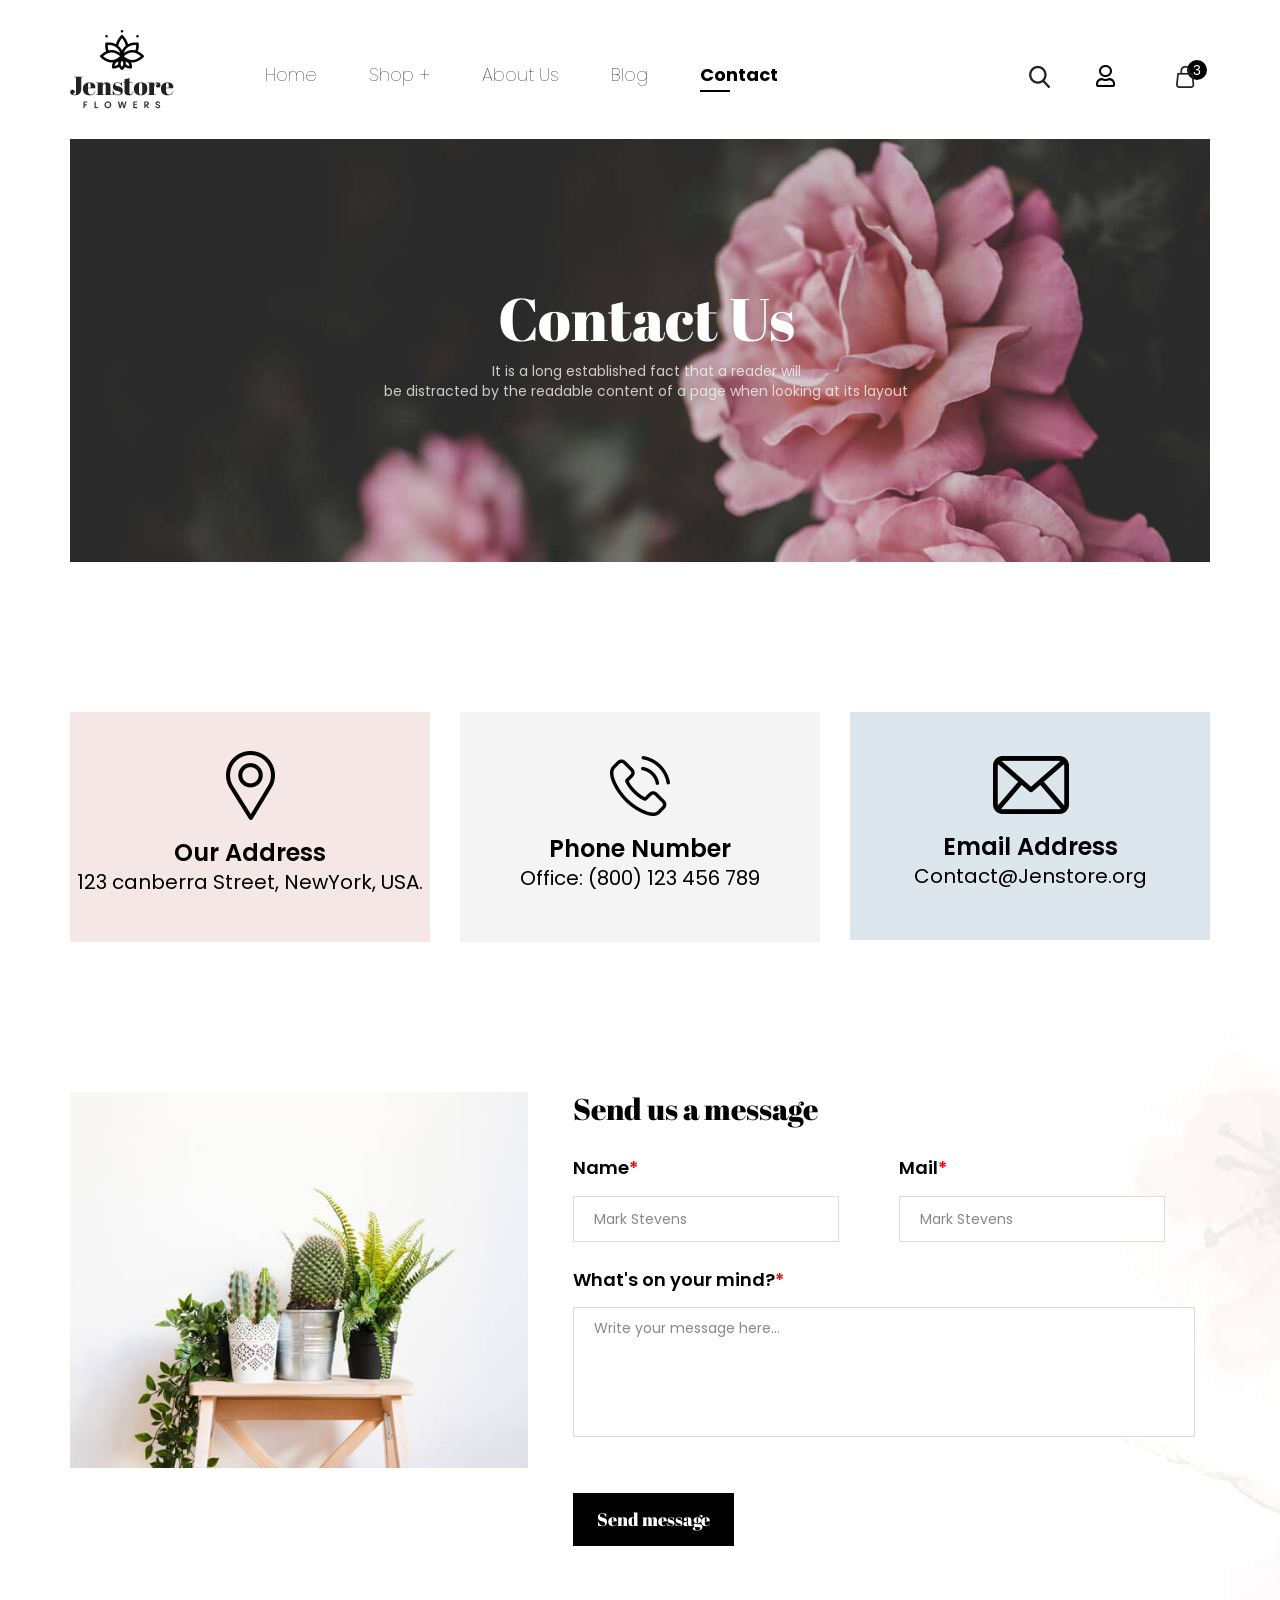
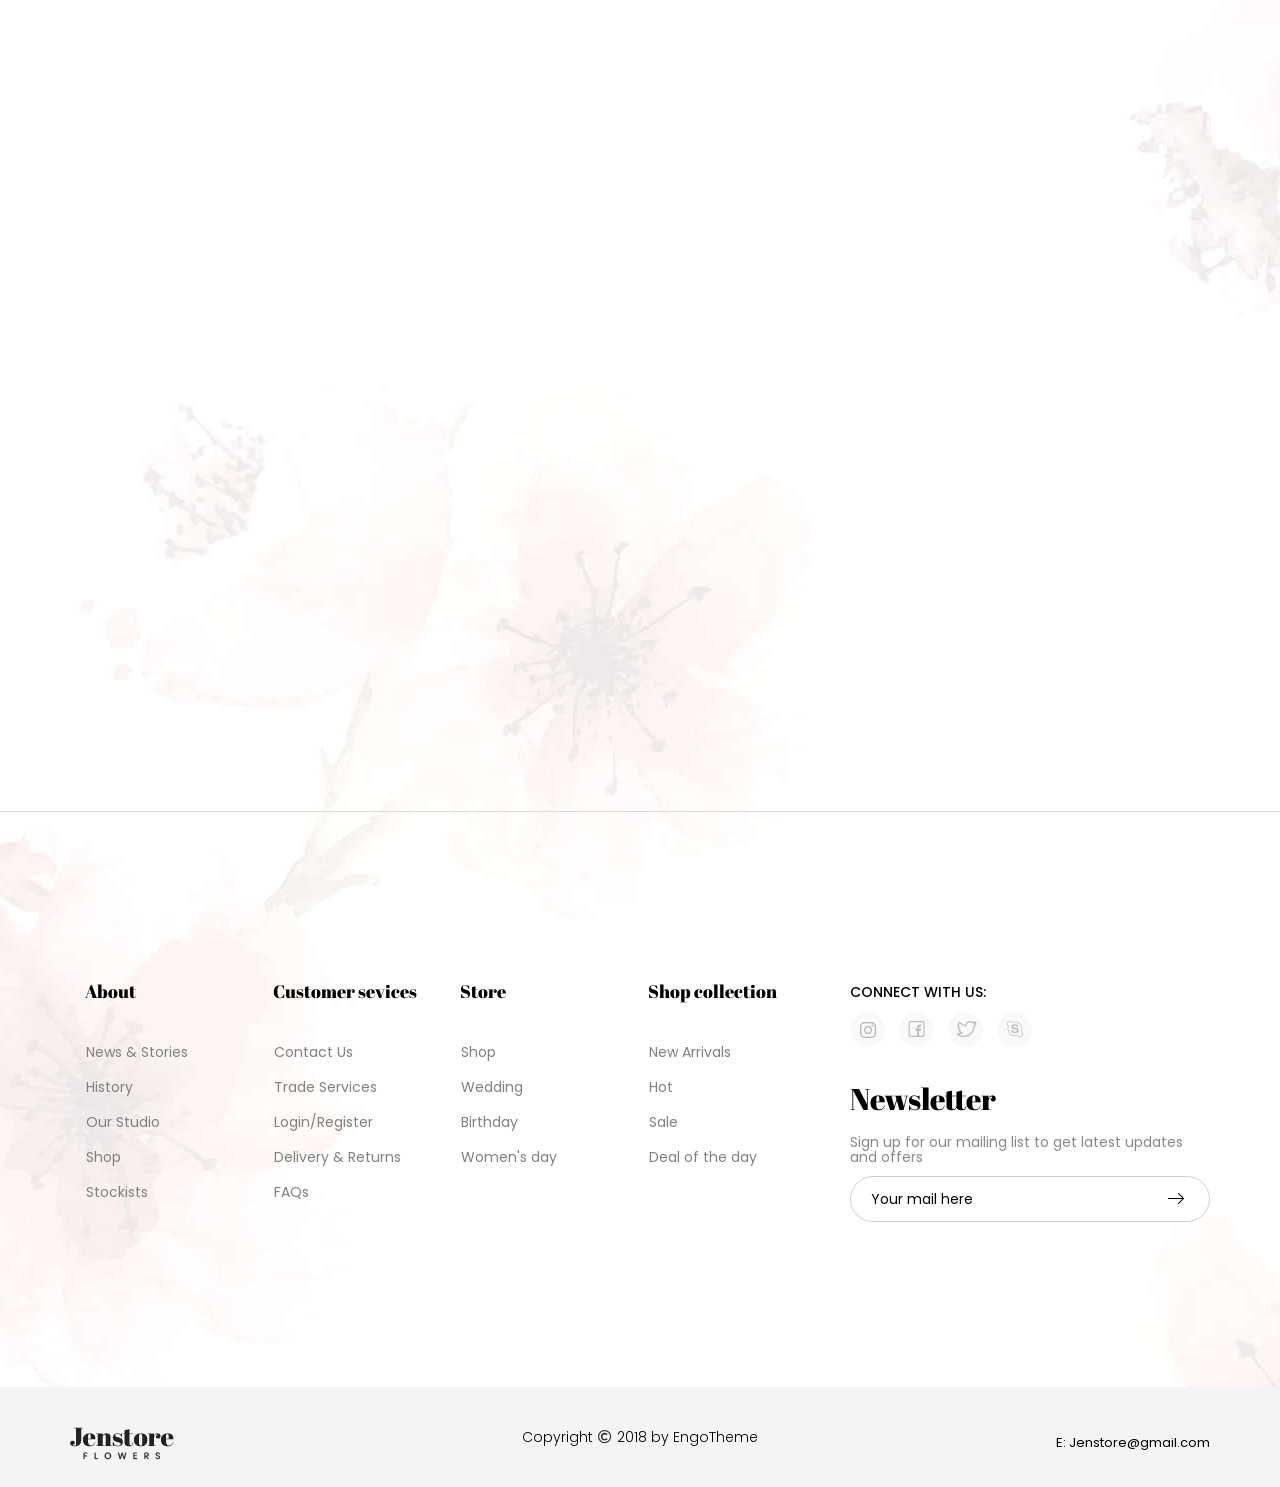
<file: flower/src/main/webapp/WEB-INF/page/contact.html>
﻿<!DOCTYPE html>
<html>
<head>
	<title>Contact</title>
	<meta charset="utf-8">
	<!-- bootstrap vs fontawesome-->
	<meta name="viewport" content="width=device-width, initial-scale=1">
	<link rel="stylesheet" href="css/bootstrap.min.css" >
	<link rel="icon" href="img/favicon.png" type="image/x-icon"/>
	<link rel="stylesheet" type="text/css" href="css/style-contact.css">
	<link rel="stylesheet" type="text/css" href="css/style-res-contact.css">
	<link rel="stylesheet" type="text/css" href="css/style-fix-nav.css">
	<link rel="stylesheet" type="text/css" href="css/style-form-search-mobile.css">
		<!-- slick -->
	
	<!-- GG FONT -->
	<link href="https://fonts.googleapis.com/css?family=Abril+Fatface" rel="stylesheet">
	<link href="https://fonts.googleapis.com/css?family=Poppins:300,400,500,700" rel="stylesheet">
	<link rel="stylesheet" href="css/fontawesome.css" >
</head>
<body>

    
<header class="container" id="header-v3">
	
		<div class="row">
			<div class="col-lg-2 col-md-2 col-sm-2 col-xs-3 logo"><a href="#"><img src="img/logo.png" alt="img-holiwood"></a></div>
			<div class="col-lg-7 col-md-7 col-sm-12 col-xs-12 menu-mobile">
				<div class=" collapse navbar-collapse" id="myNavbar">
					
				<form class="hidden-lg hidden-md form-group form-search-mobile">
					<input type="text" name="search" placeholder="Search here..." class="form-control">
					<button type="submit"><img src="img/Search.png" alt="search" class="img-responsive"></button>
				</form>
				<ul class="nav navbar-nav menu-main">
					
					<li class="dropdown menu-home">
						<a href="#" id="home-menu" class="dropdown-toggle" data-toggle="dropdown">Home</a><figure id="home-1"></figure>
						<ul class="menu-home-lv2 dropdown-menu">
							<li class="li-home"><i class="fas fa-long-arrow-alt-right hidden-sm hidden-md hidden-xs"></i><a href="homev1.html">Home 1</a></li>
							<li class="li-home"><i class="fas fa-long-arrow-alt-right hidden-sm hidden-md hidden-xs"></i><a href="homev2.html">Home 2</a></li>
							<li class="li-home"><i class="fas fa-long-arrow-alt-right hidden-sm hidden-md hidden-xs"></i><a href="homev3.html">Home 3</a></li>
							
						</ul>
					</li>
					<li class="shop-menu dropdown"><a href="#" class="dropdown-toggle" data-toggle="dropdown">Shop +</a><figure id="shop-1" class=" hidden-sm hidden-md hidden-xs"></figure>
						<div class="dropdown-menu">
					<div class="container container-menu">
						<ul class="row">
					<li class="col-lg-8 col-md-8 col-sm-12 col-xs-12">
						<ul>
							<li class="col-lg-4 col-md-4 col-sm-12 col-xs-12 menu-home-lv2">
								<ul>
									<li><a href="#">SHOP PAGE</a> </li>
									<li class="li-home li-one"><i class="fas fa-long-arrow-alt-right hidden-sm hidden-md hidden-xs"></i><a href="shop-right-sidebar.html">Right sidebar</a></li>
									<li class="li-home"><i class="fas fa-long-arrow-alt-right hidden-sm hidden-md hidden-xs"></i><a href="shop-left-sidebar.html">Left sidebar</a></li>
									<li class="li-home"><i class="fas fa-long-arrow-alt-right hidden-sm hidden-md hidden-xs"></i><a href="shop-full-screen.html">Full screen</a></li>
									<li class="li-home"><i class="fas fa-long-arrow-alt-right hidden-sm hidden-md hidden-xs"></i><a href="shop-full-width.html">Full width</a></li>
									<li class="li-home"><i class="fas fa-long-arrow-alt-right hidden-sm hidden-md hidden-xs"></i><a href="singel-detail.html">Singel detail</a></li>
									
								</ul>
							</li>
							<li class="col-lg-4 col-md-4 col-sm-12 col-xs-12 menu-home-lv2">
								<ul>
									<li><a href="#">CHECKING PAGE</a></li> 
									<li class="li-home li-one"><i class="fas fa-long-arrow-alt-right hidden-sm hidden-md hidden-xs"></i><a href="shopping-cart.html">Shopping Cart</a></li>
									<li class="li-home"><i class="fas fa-long-arrow-alt-right hidden-sm hidden-md hidden-xs"></i><a href="checkout.html">Checkout</a></li>
									<li class="li-home"><i class="fas fa-long-arrow-alt-right hidden-sm hidden-md hidden-xs"></i><a href="order.html">Order</a></li>
								</ul>
							</li>
							<li class="col-lg-4 col-md-4 col-sm-12 col-xs-12 menu-home-lv2">
								<ul>
									<li><a href="#">OTHER PAGE</a></li>
									<li class="li-home li-one"><i class="fas fa-long-arrow-alt-right hidden-sm hidden-md hidden-xs"></i><a href="FAQ.html">FAQ</a></li>
									<li class="li-home"><i class="fas fa-long-arrow-alt-right hidden-sm hidden-md hidden-xs"></i><a href="login_register.html">Login/Register</a></li>
									<li class="li-home"><i class="fas fa-long-arrow-alt-right hidden-sm hidden-md hidden-xs"></i><a href="page404.html">Page404</a></li>
									<li class="li-home"><i class="fas fa-long-arrow-alt-right hidden-sm hidden-md hidden-xs"></i><a href="tracking.html">Tracking</a></li>
									<li class="li-home"><i class="fas fa-long-arrow-alt-right hidden-sm hidden-md hidden-xs"></i><a href="wishlist.html">Wishlist</a></li>
								</ul>
							</li>
							
						</ul>
					</li>
					<li class="col-lg-4 col-md-4 hidden-sm hidden-xs li-banner">
						<a href="#"><img src="img/Shop-now-banner.png" alt="img-holiwood"></a>
					</li>
					
						</ul>
					</div>
				</div>
					</li>
					<li class="wedding-menu"><a href="about.html">About Us</a><figure id="wedding-1" class=" hidden-sm hidden-md hidden-xs"></figure></li>
					<li class="blog-menu dropdown">
						<a href="#" class="dropdown-toggle" data-toggle="dropdown">Blog</a><figure id="blog-1" class=" hidden-sm hidden-md hidden-xs"></figure>
						<ul class="menu-home-lv2 dropdown-menu">
							<li class="li-home"><i class="fas fa-long-arrow-alt-right hidden-sm hidden-md hidden-xs"></i><a href="blog.html">Blog right sidebar</a></li>
							<li class="li-home"><i class="fas fa-long-arrow-alt-right hidden-sm hidden-md hidden-xs"></i><a href="blog-left-sidebar.html">Blog Left sidebar</a></li>
							<li class="li-home"><i class="fas fa-long-arrow-alt-right hidden-sm hidden-md hidden-xs"></i><a href="blog-no-sidebar.html">Blog no sidebar</a></li>
							<li class="li-home"><i class="fas fa-long-arrow-alt-right hidden-sm hidden-md hidden-xs"></i><a href="singel-post-left-sidebar.html">Singel post left sidebar</a></li>
							<li class="li-home"><i class="fas fa-long-arrow-alt-right hidden-sm hidden-md hidden-xs"></i><a href="singel-post-right-sidebar.html">Singel post right sidebar</a></li>
							<li class="li-home"><i class="fas fa-long-arrow-alt-right hidden-sm hidden-md hidden-xs"></i><a href="singel-post-no-sidebar.html">Singel post no sidebar</a></li>
						</ul>
					</li>
					<li class="contact-menu"><a href="contact.html" id="contact-menu">Contact</a><figure id="contact-1" class=" hidden-sm hidden-md hidden-xs"></figure></li>
					<li class="hidden-lg hidden-md"><a href="#"><i class="far fa-user"></i> My Account</a></li>
					<li><figure id="btn-close-menu" class="hidden-lg hidden-md"><i class="far fa-times-circle"></i></figure></li>
				</ul>
				</div>
			</div>
			<div class="col-lg-3 col-md-3 col-sm-10 col-xs-9">
				<ul class="nav navbar-nav navbar-right icon-menu">
					
					
					<li id="input-search" class="hidden-sm hidden-xs">
				<a href="#"><img id="search-img" src="img/Search.png" alt="img-holiwood"></a>
				
					</li>
					<li class="icon-user hidden-sm hidden-xs"><a href="#"><i class="far fa-user"></i></a></li>
					<li class="dropdown cart-menu">
				<a href="#" class="dropdown-toggle" data-toggle="dropdown"><img src="img/cart.png" id="img-cart" alt="img-holiwood"></a>
				<div class="dropdown-menu">
					<div class="cart-1">
						<div class="img-cart"><img src="img/collec-1.jpg" class="img-responsive" alt="img-holiwood"></div>
						<div class="info-cart">
							<h1>Pink roses</h1>
							<span class="number">x1</span>
							<span class="prince-cart">$207.2</span>
						</div>
					</div>
					<div class="cart-1">
						<div class="img-cart"><img src="img/collec-2.jpg" class="img-responsive" alt="img-holiwood"></div>
						<div class="info-cart">
							<h1>Eleganr by BloomNation</h1>
							<span class="number">x1</span>
							<span class="prince-cart">$207.2</span>
						</div>
					</div>
					<div class="cart-1">
						<div class="img-cart"><img src="img/collec-3.jpg" class="img-responsive" alt="img-holiwood"></div>
						<div class="info-cart">
							<h1>Queen Rose - Yellow</h1>
							<span class="number">x1</span>
							<span class="prince-cart">$207.2</span>
						</div>
					</div>
					<div class="total">
						<span>Total:</span>
						<span>$621.6</span>
					</div>
					<div id="div-cart-menu">
						<a href="#">ADD TO CART</a>
						<a href="#" class="check">CHECK VIEW</a>
					</div>
				</div>
			</li>
				</ul>
			</div>
			<div class="navbar-header mobile-menu">
    					<button type="button" class="navbar-toggle btn-menu-mobile" data-toggle="collapse" data-target="#myNavbar">
    					    <i class="fas fa-bars"></i>                 
   					   	</button>
   		</div>
		</div>
		
</header>
<main>
	<div class="content-search">

                            <div class="container container-100">
                            	<i class="far fa-times-circle" id="close-search"></i>
                                <h3 class="text-center">what are your looking for ?</h3>
                                <form method="get" action="/search" role="search" style="position: relative;">
                                  <input type="text" class="form-control control-search" value="" autocomplete="off" placeholder="Enter Search ..." aria-label="SEARCH" name="q">

                                  <button class="button_search" type="submit">search</button>
                                </form>
                            </div>
                            
</div>
	<div class="banner">
		<div class="container">
			<figure id="banner-about"><a href="#"><img src="img/banner-about.jpg" class="img-responsive" alt="img-holiwood"></a></figure>
		<div class="title-banner">
			<h1>Contact Us</h1>
			<p>It is a long established fact that a reader will<br>be distracted by the readable content of a page when looking at its layout</p>
		</div>
		</div>
		
	</div>
<div class="img-link">
	<div class="container">
		<div class="row">
			<div class="col-lg-4 col-md-4 col-sm-6 col-xs-12">
				<div class="img-color-1">
					<div class="img-content">
					<img src="img/Our-Address.png" class="img-responsive" alt="img-holiwood">
					</div>
				<h1>Our Address</h1>
				<h2>123 canberra Street, NewYork, USA.</h2>
				</div>
				
			</div>
			<div class="col-lg-4 col-md-4 col-sm-6 col-xs-12">
				<div class="img-color-2">
					<div class="img-content">
					<img src="img/Phone-Number.png" class="img-responsive" alt="img-holiwood">
				</div>
				<h1>Phone Number</h1>
				<h2>Office: (800) 123 456 789</h2>
				</div>
				
			</div>
			<div class="col-lg-4 col-md-4 col-sm-12 col-xs-12">
				<div class="img-color-3">
					<div class="img-content">
					<img src="img/Email-Address.png" class="img-responsive" alt="img-holiwood">
				</div>
				<h1>Email Address</h1>
				<h2>Contact@Jenstore.org</h2>
				</div>
				
			</div>

		</div>
	</div>
</div>
<div class="message">
	<div class="container">
		<div class="row">
			<div class="col-lg-5 col-md-5 col-sm-12 col-xs-12">
				<figure id="img-contact"><a href="#"><img src="img/img-contact.jpg" class="img-responsive" alt="img-holiwood"></a></figure>
			</div>
			<div class="col-lg-7 col-md-7 col-sm-12 col-xs-12 message-contact">
				<h1>Send us a message</h1>
				<form class="form-group" action="form" method="post">
					<div class="col-lg-6 col-md-6 col-sm-6 col-xs-12">
						<label for="name-ip">Name<span>*</span></label><br>
						<input type="text" name="input-name" id="name-ip" class="input-lg form-control" placeholder="Mark Stevens">
					</div>
					<div class="col-lg-6 col-md-6 col-sm-6 col-xs-12">
						<label for="mail-ip">Mail<span>*</span></label><br>
						<input type="text" name="input-mail" id="mail-ip" class="input-lg form-control" placeholder="Mark Stevens">
					</div>
					<div class="col-lg-12 col-md-12 col-sm-12 col-xs-12">
						<label>What's on your mind?<span>*</span></label>
						<textarea placeholder="Write your message here..." class="form-control"></textarea>
					</div>
					<button type="submit">Send message</button>
				</form>
				
				
			</div>
		</div>
	</div>
</div>
<div id="map">
	
</div>
<div class="info-footer">
	<div class="container">
		<div class="row">
			<div class="col-lg-8 col-md-8 col-sm-12 col-xs-12">
				<div class="col-lg-3 col-md-3 col-sm-6 col-xs-6">
					<h3>About</h3>
					<ul>
						<li><i class="fas fa-long-arrow-alt-right"></i><a href="#">News & Stories</a></li>
						<li><i class="fas fa-long-arrow-alt-right"></i><a href="#">History</a> </li>
						<li><i class="fas fa-long-arrow-alt-right"></i><a href="#">Our Studio</a></li>
						<li><i class="fas fa-long-arrow-alt-right"></i><a href="#">Shop</a></li>
						<li><i class="fas fa-long-arrow-alt-right"></i><a href="#">Stockists</a></li>
					</ul>
				</div>
				<div class="col-lg-3 col-md-3 col-sm-6 col-xs-6">
					<h3>Customer sevices</h3>
					<ul>
						<li><i class="fas fa-long-arrow-alt-right"></i><a href="#">Contact Us</a></li>
						<li><i class="fas fa-long-arrow-alt-right"></i><a href="#">Trade Services</a></li>
						<li><i class="fas fa-long-arrow-alt-right"></i><a href="#">Login/Register</a></li>
						<li><i class="fas fa-long-arrow-alt-right"></i><a href="#">Delivery & Returns</a></li>
						<li><i class="fas fa-long-arrow-alt-right"></i><a href="#">FAQs</a></li>
					</ul>
				</div>
				<div class="col-lg-3 col-md-3 col-sm-6 col-xs-6">
					<h3>Store</h3>
					<ul>
						<li><i class="fas fa-long-arrow-alt-right"></i><a href="#">Shop</a></li>
						<li><i class="fas fa-long-arrow-alt-right"></i><a href="#">Wedding</a></li>
						<li><i class="fas fa-long-arrow-alt-right"></i><a href="#">Birthday</a></li>
						<li><i class="fas fa-long-arrow-alt-right"></i><a href="#">Women's day</a></li>
					</ul>
				</div>
				<div class="col-lg-3 col-md-3 col-sm-6 col-xs-6">
					<h3>Shop collection</h3>
					<ul>
						<li><i class="fas fa-long-arrow-alt-right"></i><a href="#">New Arrivals</a></li>
						<li><i class="fas fa-long-arrow-alt-right"></i><a href="#">Hot</a></li>
						<li><i class="fas fa-long-arrow-alt-right"></i><a href="#">Sale</a></li>
						<li><i class="fas fa-long-arrow-alt-right"></i><a href="#">Deal of the day</a></li>
					</ul>
				</div>
			</div>
			<div class="col-lg-4 col-md-4 col-sm-12 col-xs-12 social">
				<p>CONNECT WITH US:</p>
				<a href="#" id="link-insta"></a>
				<a href="#" id="link-fb"></a>
				<a href="#" id="link-tw"></a>
				<a href="#" id="link-sky"></a>
				<h1>Newsletter</h1>
				<h2>Sign up for our mailing list to get latest updates and offers</h2>
				<form class="form-group" action="mail" method="post">
					<input type="text" name="input-mail" placeholder="Your mail here" class="input-lg">
					<button type="submit"><img src="img/Send.png" alt="img-holiwood"></button>
				</form>
			</div>
		</div>
	</div>
</div>
</main>
<footer>
	<div class="container">
		<div class="row">
			<div class="col-lg-4 col-md-4 col-sm-4 col-xs-12 logo-footer">
				<a href="#" class="logo-bot"></a>
			</div>
			<div class="col-lg-4 col-md-4 col-sm-4 col-xs-12 copy">
				<span>Copyright</span><i class="far fa-copyright"></i><span class="engo">2018 by EngoTheme</span>
			</div>
			<div class="col-lg-4 col-md-4 col-sm-4 col-xs-12 gmail-footer">
				<span id="gmail-footer"><a href="#">E: Jenstore@gmail.com</a></span>
			</div>
		</div>
	</div>
	<div class="hidden-lg hidden-md back-to-top fade"><i class="fas fa-caret-up"></i></div>
	<div class="BG-menu"></div>
</footer>

<!-- boostrap & jquery -->
	<script src="js/jquery.min_af.js"></script>
	<script src="js/bootstrap.min_0028.js"></script>
	
	<!-- js file -->
	<script src="js/function-map.js"></script>
	<script src="http://ditu.google.cn/maps/api/js?key=AIzaSyBnMr64OtHBrpxBLLbYX2K2Waf4enq8sp0&callback"></script>
	<script src="js/function-back-top.js"></script>
	<script src="js/function-sidebar.js"></script>
	<script src="js/funtion-header-v3.js"></script>
	<script src="js/function-search-v2.js"></script>
</body>
</html>
</file>
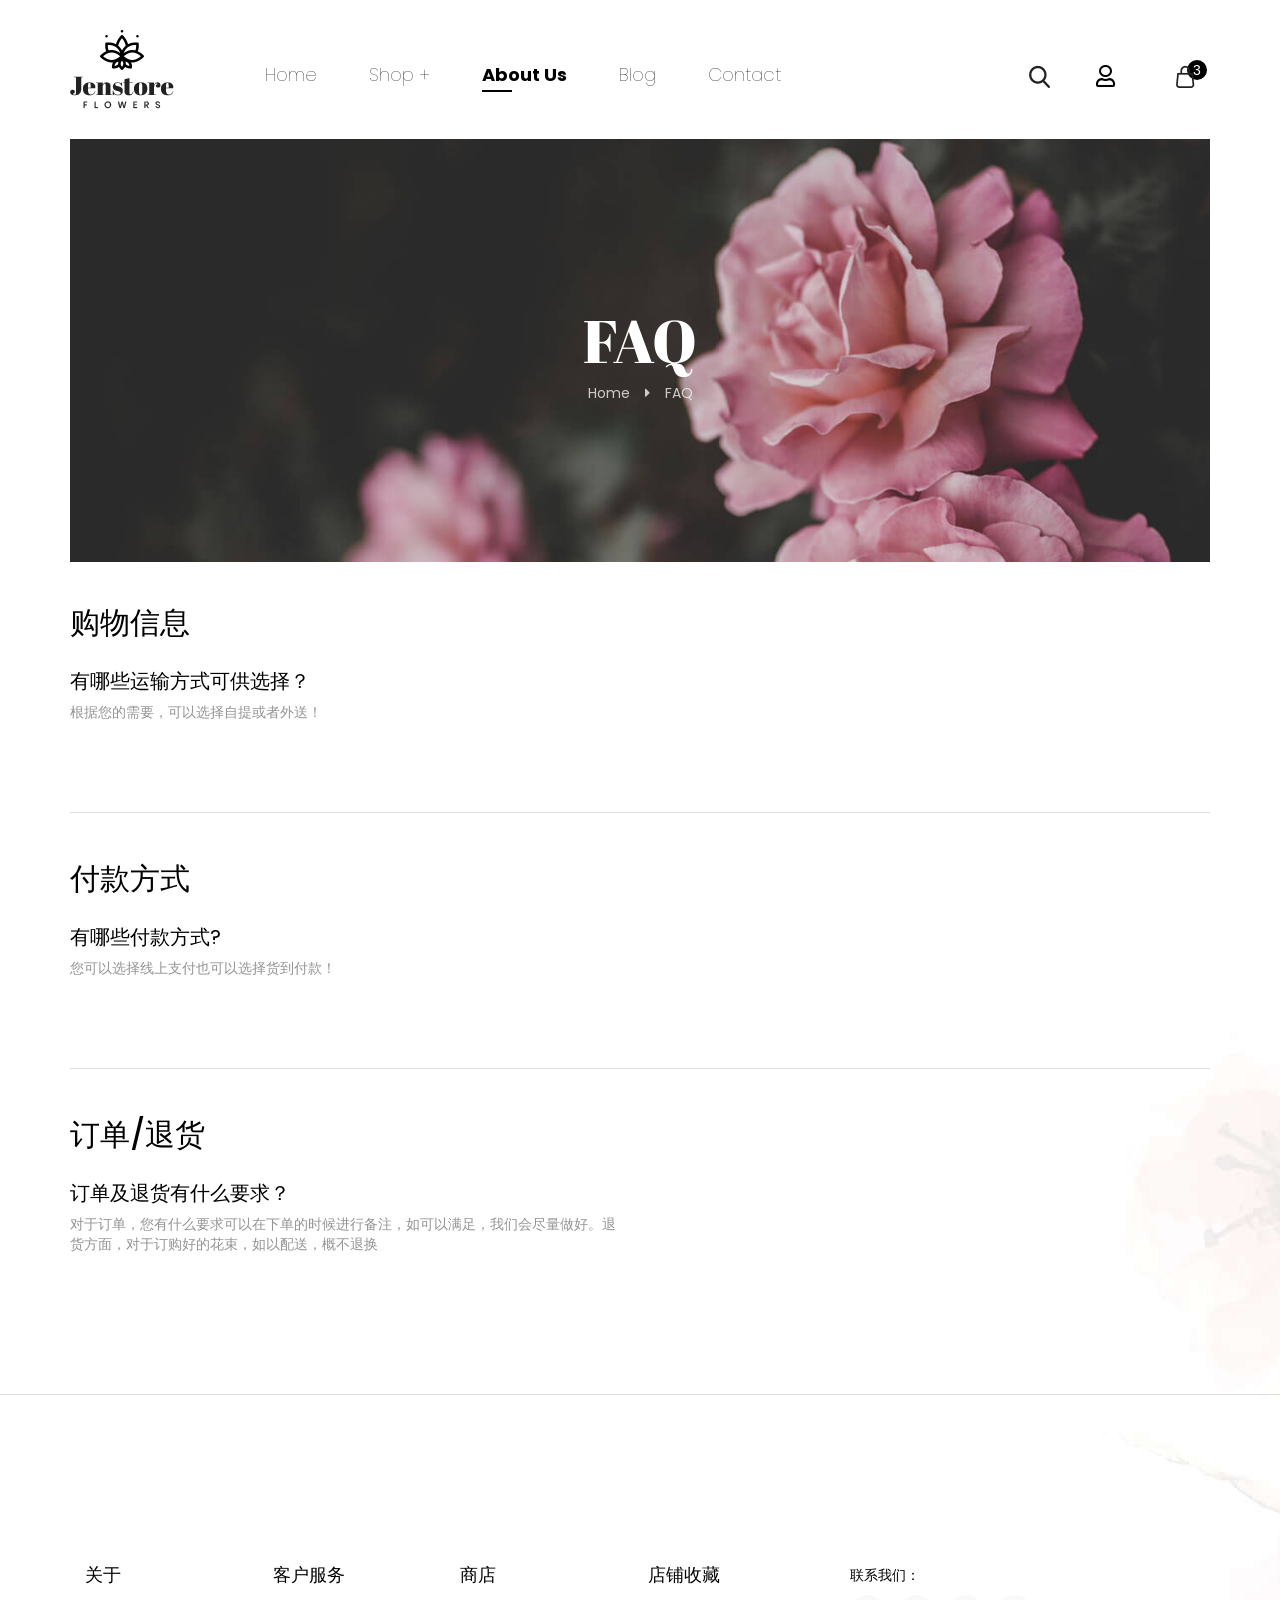
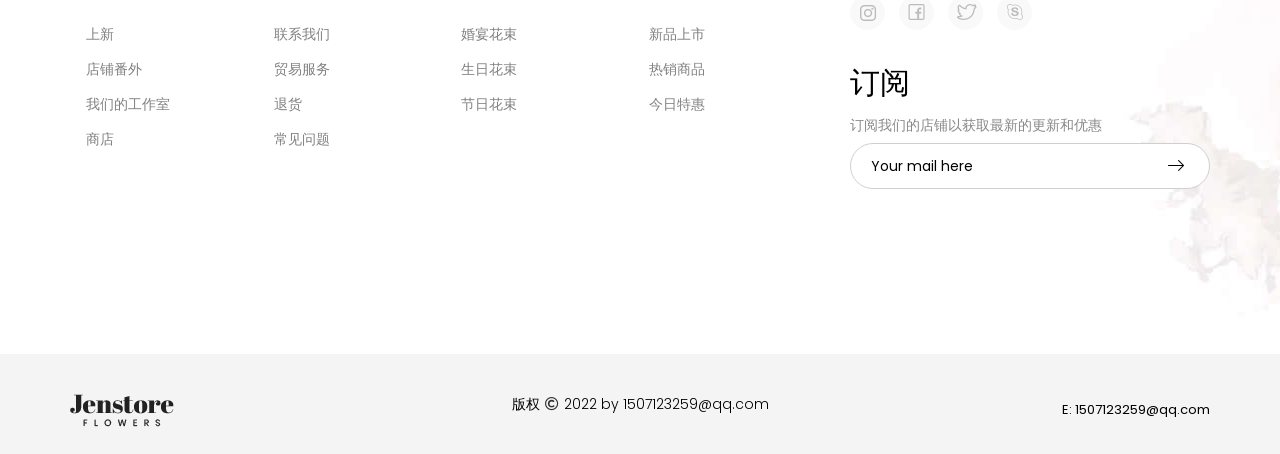
<file: flower/src/main/webapp/WEB-INF/page/FAQ.html>
﻿<!DOCTYPE html>
<html>
<head>
	<title>FAQ</title>
	<meta charset="utf-8">
	<!-- bootstrap vs fontawesome-->
	<meta name="viewport" content="width=device-width, initial-scale=1">
	<link rel="stylesheet" href="css/bootstrap.min.css" >
	<link rel="icon" href="img/favicon.png" type="image/x-icon"/>
	<link rel="stylesheet" type="text/css" href="css/style-about.css">
	<link rel="stylesheet" type="text/css" href="css/style-res-about.css">
	<link rel="stylesheet" type="text/css" href="css/style-faq.css">
	<link rel="stylesheet" type="text/css" href="css/style-fix-nav.css">
	<link rel="stylesheet" type="text/css" href="css/style-form-search-mobile.css">
		<!-- slick -->
	
	<!-- GG FONT -->
	<link href="https://fonts.googleapis.com/css?family=Abril+Fatface" rel="stylesheet">
	<link href="https://fonts.googleapis.com/css?family=Poppins:300,400,500,700" rel="stylesheet">
	<link rel="stylesheet" href="css/fontawesome.css" >
</head>
<body>



<header class="container" id="header-v3">
	
		<div class="row">
			<div class="col-lg-2 col-md-2 col-sm-2 col-xs-3 logo"><a href="#"><img src="img/logo.png" alt="img-holiwood"></a></div>
			<div class="col-lg-7 col-md-7 col-sm-12 col-xs-12 menu-mobile">
				<div class=" collapse navbar-collapse" id="myNavbar">

				<form class="hidden-lg hidden-md form-group form-search-mobile">
					<input type="text" name="search" placeholder="Search here..." class="form-control">
					<button type="submit"><img src="img/Search.png" alt="search" class="img-responsive"></button>
				</form>
				
				<ul class="nav navbar-nav menu-main">
					
					<li class="dropdown menu-home">
						<a href="#" id="home-menu" class="dropdown-toggle" data-toggle="dropdown">Home</a><figure id="home-1"></figure>
						<ul class="menu-home-lv2 dropdown-menu">
							<li class="li-home"><i class="fas fa-long-arrow-alt-right hidden-sm hidden-md hidden-xs"></i><a href="homev1.html">Home 1</a></li>
							<li class="li-home"><i class="fas fa-long-arrow-alt-right hidden-sm hidden-md hidden-xs"></i><a href="homev2.html">Home 2</a></li>
							<li class="li-home"><i class="fas fa-long-arrow-alt-right hidden-sm hidden-md hidden-xs"></i><a href="homev3.html">Home 3</a></li>
							
						</ul>
					</li>
					<li class="shop-menu dropdown"><a href="#" class="dropdown-toggle" data-toggle="dropdown">Shop +</a><figure id="shop-1" class=" hidden-sm hidden-md hidden-xs"></figure>
						<div class="dropdown-menu">
					<div class="container container-menu">
						<ul class="row">
					<li class="col-lg-8 col-md-8 col-sm-12 col-xs-12">
						<ul>
							<li class="col-lg-4 col-md-4 col-sm-12 col-xs-12 menu-home-lv2">
								<ul>
									<li><a href="#">SHOP PAGE</a> </li>
									<li class="li-home li-one"><i class="fas fa-long-arrow-alt-right hidden-sm hidden-md hidden-xs"></i><a href="shop-right-sidebar.html">Right sidebar</a></li>
									<li class="li-home"><i class="fas fa-long-arrow-alt-right hidden-sm hidden-md hidden-xs"></i><a href="shop-left-sidebar.html">Left sidebar</a></li>
									<li class="li-home"><i class="fas fa-long-arrow-alt-right hidden-sm hidden-md hidden-xs"></i><a href="shop-full-screen.html">Full screen</a></li>
									<li class="li-home"><i class="fas fa-long-arrow-alt-right hidden-sm hidden-md hidden-xs"></i><a href="shop-full-width.html">Full width</a></li>
									<li class="li-home"><i class="fas fa-long-arrow-alt-right hidden-sm hidden-md hidden-xs"></i><a href="singel-detail.html">Singel detail</a></li>
								</ul>
							</li>
							<li class="col-lg-4 col-md-4 col-sm-12 col-xs-12 menu-home-lv2">
								<ul>
									<li><a href="#">CHECKING PAGE</a></li> 
									<li class="li-home li-one"><i class="fas fa-long-arrow-alt-right hidden-sm hidden-md hidden-xs"></i><a href="shopping-cart.html">Shopping Cart</a></li>
									<li class="li-home"><i class="fas fa-long-arrow-alt-right hidden-sm hidden-md hidden-xs"></i><a href="checkout.html">Checkout</a></li>
									<li class="li-home"><i class="fas fa-long-arrow-alt-right hidden-sm hidden-md hidden-xs"></i><a href="order.html">Order</a></li>
								</ul>
							</li>
							<li class="col-lg-4 col-md-4 col-sm-12 col-xs-12 menu-home-lv2">
								<ul>
									<li><a href="#">OTHER PAGE</a></li>
									<li class="li-home li-one"><i class="fas fa-long-arrow-alt-right hidden-sm hidden-md hidden-xs"></i><a href="FAQ.html">FAQ</a></li>
									<li class="li-home"><i class="fas fa-long-arrow-alt-right hidden-sm hidden-md hidden-xs"></i><a href="login_register.html">Login/Register</a></li>
									<li class="li-home"><i class="fas fa-long-arrow-alt-right hidden-sm hidden-md hidden-xs"></i><a href="page404.html">Page404</a></li>
									<li class="li-home"><i class="fas fa-long-arrow-alt-right hidden-sm hidden-md hidden-xs"></i><a href="tracking.html">Tracking</a></li>
									<li class="li-home"><i class="fas fa-long-arrow-alt-right hidden-sm hidden-md hidden-xs"></i><a href="wishlist.html">Wishlist</a></li>
								</ul>
							</li>
							
						</ul>
					</li>
					<li class="col-lg-4 col-md-4 hidden-sm hidden-xs li-banner">
						<a href="#"><img src="img/Shop-now-banner.png" alt="img-holiwood"></a>
					</li>
					
						</ul>
					</div>
				</div>
					</li>
					<li class="wedding-menu"><a href="#" id="about-menu">About Us</a><figure id="wedding-1" class=" hidden-sm hidden-md hidden-xs"></figure></li>
					<li class="blog-menu dropdown">
						<a href="#" class="dropdown-toggle" data-toggle="dropdown">Blog</a><figure id="blog-1" class=" hidden-sm hidden-md hidden-xs"></figure>
						<ul class="menu-home-lv2 dropdown-menu">
							<li class="li-home"><i class="fas fa-long-arrow-alt-right hidden-sm hidden-md hidden-xs"></i><a href="blog.html">Blog right sidebar</a></li>
							<li class="li-home"><i class="fas fa-long-arrow-alt-right hidden-sm hidden-md hidden-xs"></i><a href="blog-left-sidebar.html">Blog Left sidebar</a></li>
							<li class="li-home"><i class="fas fa-long-arrow-alt-right hidden-sm hidden-md hidden-xs"></i><a href="blog-no-sidebar.html">Blog no sidebar</a></li>
							<li class="li-home"><i class="fas fa-long-arrow-alt-right hidden-sm hidden-md hidden-xs"></i><a href="singel-post-left-sidebar.html">Singel post left sidebar</a></li>
							<li class="li-home"><i class="fas fa-long-arrow-alt-right hidden-sm hidden-md hidden-xs"></i><a href="singel-post-right-sidebar.html">Singel post right sidebar</a></li>
							<li class="li-home"><i class="fas fa-long-arrow-alt-right hidden-sm hidden-md hidden-xs"></i><a href="singel-post-no-sidebar.html">Singel post no sidebar</a></li>
						</ul>
					</li>
					<li class="contact-menu"><a href="contact.html">Contact</a><figure id="contact-1" class=" hidden-sm hidden-md hidden-xs"></figure></li>
					<li class="hidden-lg hidden-md"><a href="#"><i class="far fa-user"></i> My Account</a></li>
					<li><figure id="btn-close-menu" class="hidden-lg hidden-md"><i class="far fa-times-circle"></i></figure></li>
				</ul>
				</div>
			</div>
			<div class="col-lg-3 col-md-3 col-sm-10 col-xs-9">
				<ul class="nav navbar-nav navbar-right icon-menu">
					
					
					<li id="input-search" class="hidden-sm hidden-xs">
					<a href="#"><img id="search-img" src="img/Search.png" alt="img-holiwood"></a>
					</li>
					<li class="icon-user hidden-sm hidden-xs"><a href="#"><i class="far fa-user"></i></a></li>
					<li class="dropdown cart-menu">
				<a href="#" class="dropdown-toggle" data-toggle="dropdown"><img src="img/cart.png" id="img-cart" alt="img-holiwood"></a>
				<div class="dropdown-menu">
					<div class="cart-1">
						<div class="img-cart"><img src="img/collec-1.jpg" class="img-responsive" alt="img-holiwood"></div>
						<div class="info-cart">
							<h1>Pink roses</h1>
							<span class="number">x1</span>
							<span class="prince-cart">$207.2</span>
						</div>
					</div>
					<div class="cart-1">
						<div class="img-cart"><img src="img/collec-2.jpg" class="img-responsive" alt="img-holiwood"></div>
						<div class="info-cart">
							<h1>Eleganr by BloomNation</h1>
							<span class="number">x1</span>
							<span class="prince-cart">$207.2</span>
						</div>
					</div>
					<div class="cart-1">
						<div class="img-cart"><img src="img/collec-3.jpg" class="img-responsive" alt="img-holiwood"></div>
						<div class="info-cart">
							<h1>Queen Rose - Yellow</h1>
							<span class="number">x1</span>
							<span class="prince-cart">$207.2</span>
						</div>
					</div>
					<div class="total">
						<span>Total:</span>
						<span>$621.6</span>
					</div>
					<div id="div-cart-menu">
						<a href="#">ADD TO CART</a>
						<a href="#" class="check">CHECK VIEW</a>
					</div>
				</div>
			</li>
				</ul>
			</div>
			<div class="navbar-header mobile-menu">
    					<button type="button" class="navbar-toggle btn-menu-mobile" data-toggle="collapse" data-target="#myNavbar">
    					    <i class="fas fa-bars"></i>                 
   					   	</button>
   		</div>
		</div>
		
</header>
<main>
	<div class="content-search">

                            <div class="container container-100">
                            	<i class="far fa-times-circle" id="close-search"></i>
                                <h3 class="text-center">what are your looking for ?</h3>
                                <form method="get" action="/search" role="search" style="position: relative;">
                                  <input type="text" class="form-control control-search" value="" autocomplete="off" placeholder="Enter Search ..." aria-label="SEARCH" name="q">

                                  <button class="button_search" type="submit">search</button>
                                </form>
                            </div>
                            
</div>
	<div class="banner">
		<div class="container">
			<figure id="banner-about"><a href="#"><img src="img/banner-about.jpg" class="img-responsive" alt="img-holiwood"></a></figure>
		<div class="title-banner">
			<h1>FAQ</h1>
			<p><a href="#" title="Home">Home</a><i class="fa fa-caret-right"></i>FAQ</p>
		</div>
		
		</div>
		
	</div>
<div class="page-faq">
                <div class="container container-ver2">
                    <div class="content-text space-50">
                        <h2>购物信息</h2>
                        <div class="row">
                            <div class="col-md-6 space-50">
                                <h3>有哪些运输方式可供选择？</h3>
                                <p>根据您的需要，可以选择自提或者外送！</p>
                            </div>
                        </div>
                    </div>
                    <!-- End content-text -->
                    <div class="content-text space-50">
                        <h2>付款方式</h2>
                        <div class="row">
                            <div class="col-md-6 space-50">
                                <h3>有哪些付款方式?</h3>
                                <p>您可以选择线上支付也可以选择货到付款！</p>
                            </div>
                        </div>
                    </div>
                    <!-- End content-text -->
                    <div class="content-text space-50">
                        <h2>订单/退货</h2>
                        <div class="row">
                            <div class="col-md-6 space-50">
                                <h3>订单及退货有什么要求？</h3>
                                <p>对于订单，您有什么要求可以在下单的时候进行备注，如可以满足，我们会尽量做好。退货方面，对于订购好的花束，如以配送，概不退换</p>
                            </div>

                        </div>
                    </div>
                    <!-- End content-text -->
                </div>
                <!-- End container -->
            </div>
            <!-- End page faq -->
<div class="info-footer">
	<div class="container">
		<div class="row">
			<div class="col-lg-8 col-md-8 col-sm-8 col-xs-12">
				<div class="col-lg-3 col-md-3 col-sm-6 col-xs-6">
					<h3>关于</h3>
					<ul>
						<li><i class="fas fa-long-arrow-alt-right"></i><a href="#">上新</a></li>
						<li><i class="fas fa-long-arrow-alt-right"></i><a href="#">店铺番外</a> </li>
						<li><i class="fas fa-long-arrow-alt-right"></i><a href="#">我们的工作室</a></li>
						<li><i class="fas fa-long-arrow-alt-right"></i><a href="#">商店</a></li>
					</ul>
				</div>
				<div class="col-lg-3 col-md-3 col-sm-6 col-xs-6">
					<h3>客户服务</h3>
					<ul>
						<li><i class="fas fa-long-arrow-alt-right"></i><a href="#">联系我们</a></li>
						<li><i class="fas fa-long-arrow-alt-right"></i><a href="#">贸易服务</a></li>
						<li><i class="fas fa-long-arrow-alt-right"></i><a href="#">退货</a></li>
						<li><i class="fas fa-long-arrow-alt-right"></i><a href="#">常见问题</a></li>
					</ul>
				</div>
				<div class="col-lg-3 col-md-3 col-sm-6 col-xs-6">
					<h3>商店</h3>
					<ul>
						<li><i class="fas fa-long-arrow-alt-right"></i><a href="#">婚宴花束</a></li>
						<li><i class="fas fa-long-arrow-alt-right"></i><a href="#">生日花束</a></li>
						<li><i class="fas fa-long-arrow-alt-right"></i><a href="#">节日花束</a></li>
					</ul>
				</div>
				<div class="col-lg-3 col-md-3 col-sm-6 col-xs-6">
					<h3>店铺收藏</h3>
					<ul>
						<li><i class="fas fa-long-arrow-alt-right"></i><a href="#">新品上市</a></li>
						<li><i class="fas fa-long-arrow-alt-right"></i><a href="#">热销商品</a></li>
						<li><i class="fas fa-long-arrow-alt-right"></i><a href="#">今日特惠</a></li>
					</ul>
				</div>
			</div>
			<div class="col-lg-4 col-md-4 col-sm-4 col-xs-12 social">
				<p>联系我们：</p>
				<a href="#" id="link-insta"></a>
				<a href="#" id="link-fb"></a>
				<a href="#" id="link-tw"></a>
				<a href="#" id="link-sky"></a>
				<h1>订阅</h1>
				<h2>订阅我们的店铺以获取最新的更新和优惠</h2>
				<form class="form-group" action="mail" method="post">
					<input type="text" name="input-mail" placeholder="Your mail here" class="input-lg">
					<button type="submit"><img src="img/Send.png" alt="img-holiwood"></button>
				</form>
			</div>
		</div>
	</div>
</div>
</main>
<footer>
	<div class="container">
		<div class="row">
			<div class="col-lg-4 col-md-4 col-sm-4 col-xs-12 logo-footer">
				<a href="#" class="logo-bot"></a>
			</div>
			<div class="col-lg-4 col-md-4 col-sm-4 col-xs-12 copy">
				<span>版权</span><i class="far fa-copyright"></i><span class="engo">2022 by 1507123259@qq.com</span>
			</div>
			<div class="col-lg-4 col-md-4 col-sm-4 col-xs-12 gmail-footer">
				<span id="gmail-footer"><a href="#">E: 1507123259@qq.com</a></span>
			</div>
		</div>
	</div>
	<div class="hidden-lg hidden-md back-to-top fade"><i class="fas fa-caret-up"></i></div>
	<div class="BG-menu"></div>
</footer>

<!-- boostrap & jquery -->
	<script src="js/jquery.min_af.js"></script>
	<script src="js/bootstrap.min_0028.js"></script>
	
	<!-- js file -->
	<script src="js/function-back-top.js"></script>
	<script src="js/function-sidebar.js"></script>
	<script src="js/funtion-header-v3.js"></script>
	<script src="js/function-search-v2.js"></script>
</body>
</html>
</file>
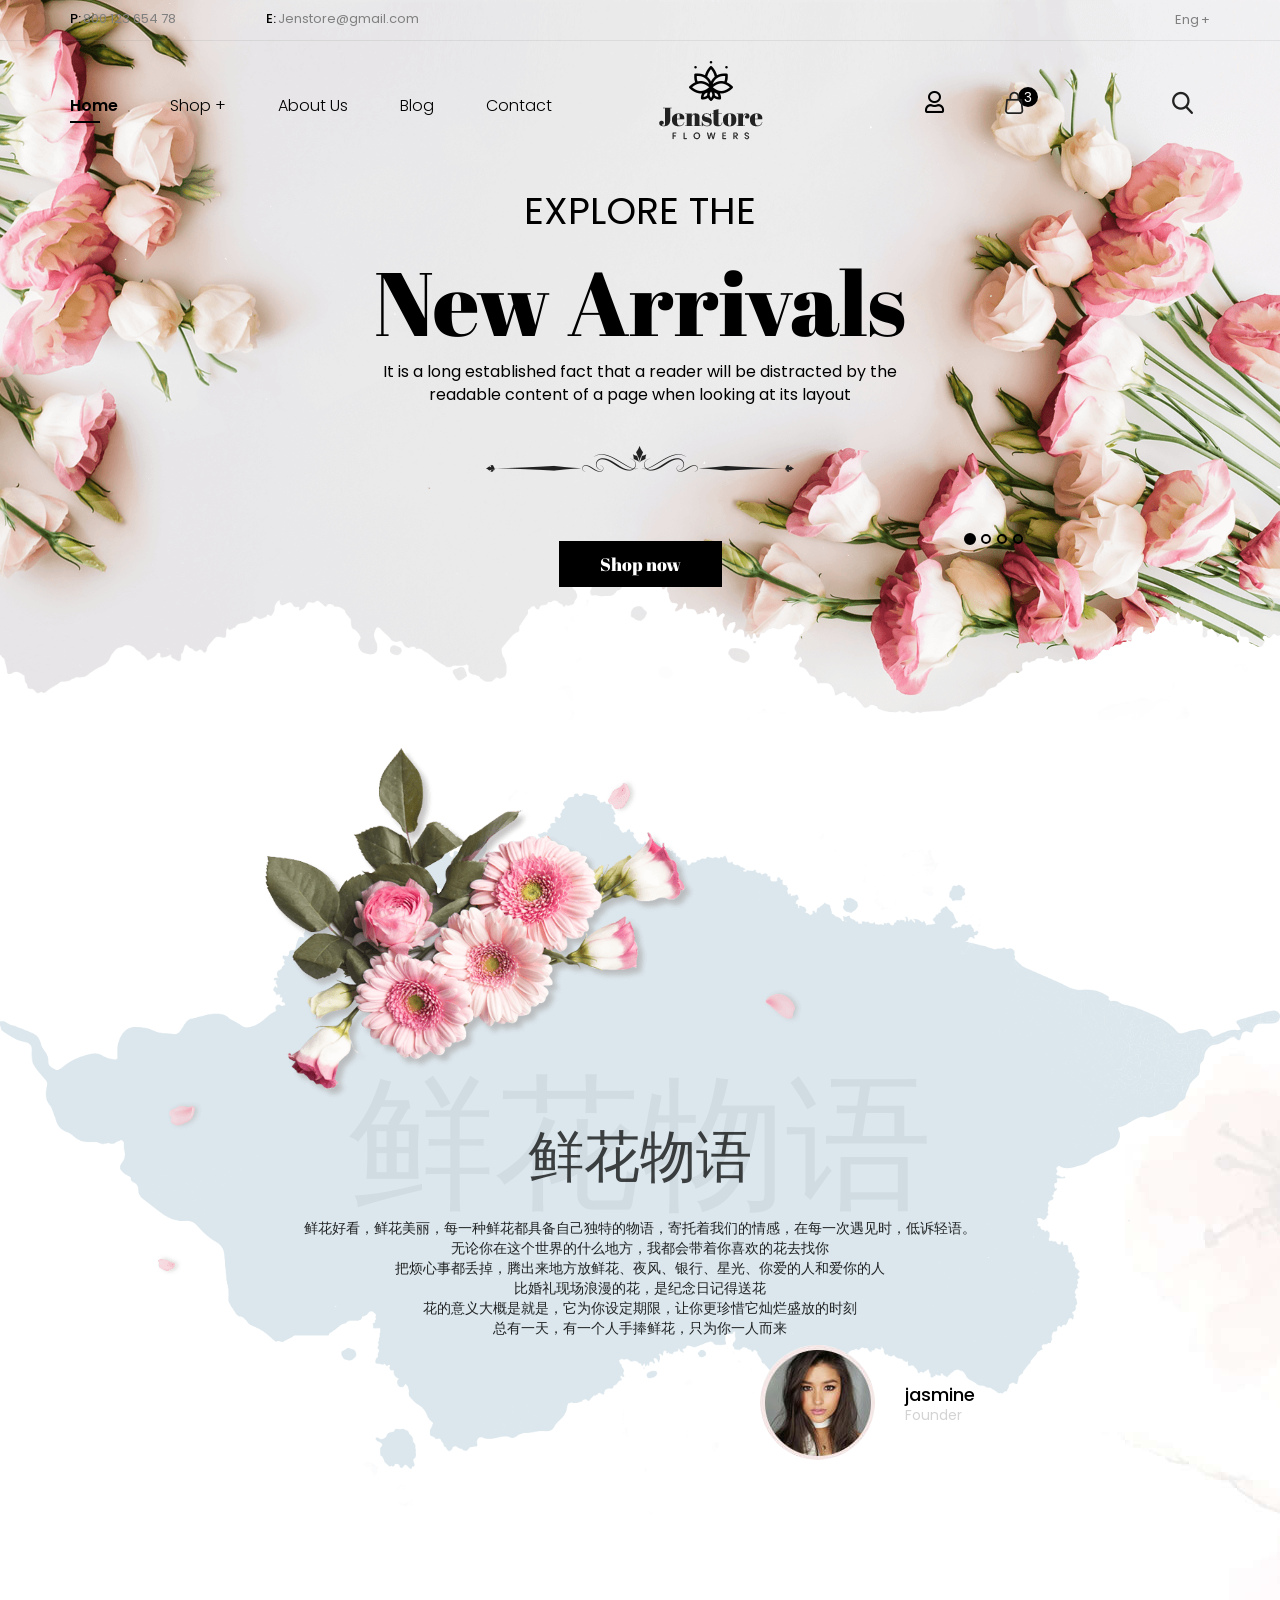
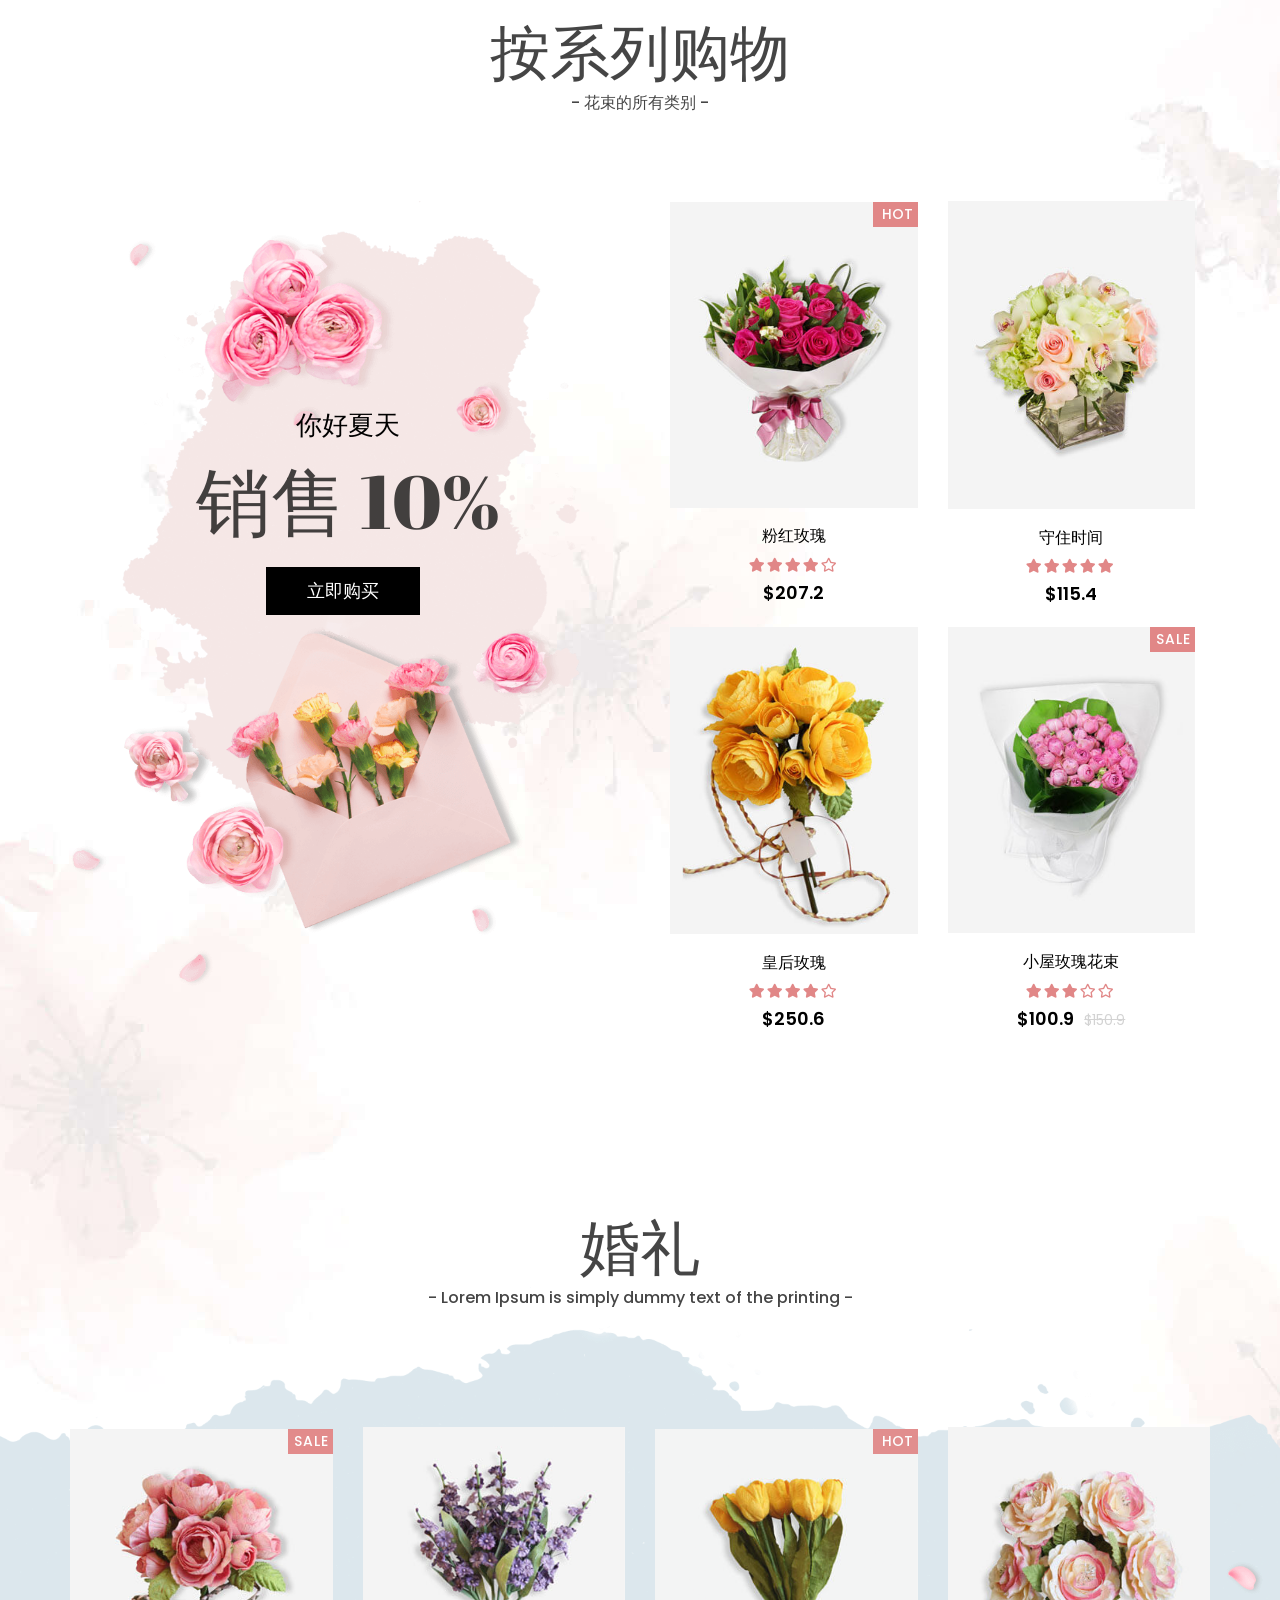
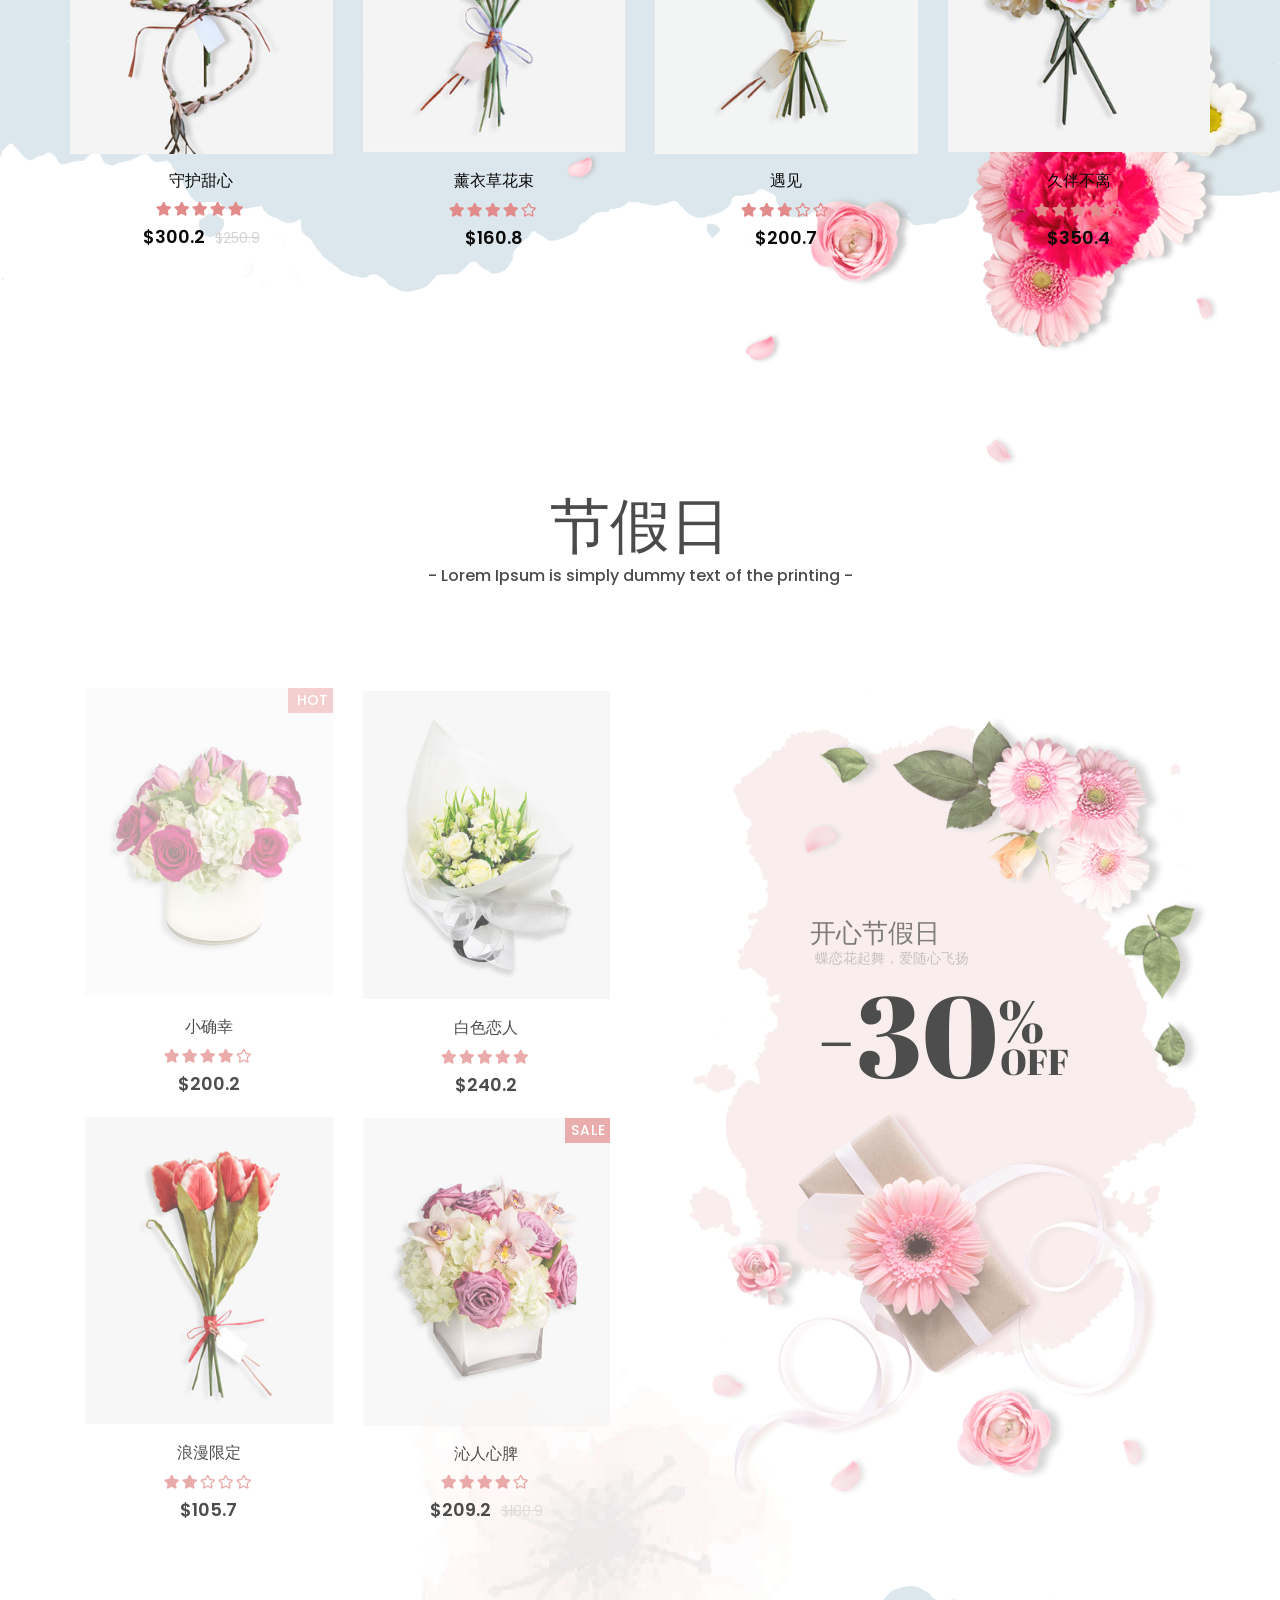
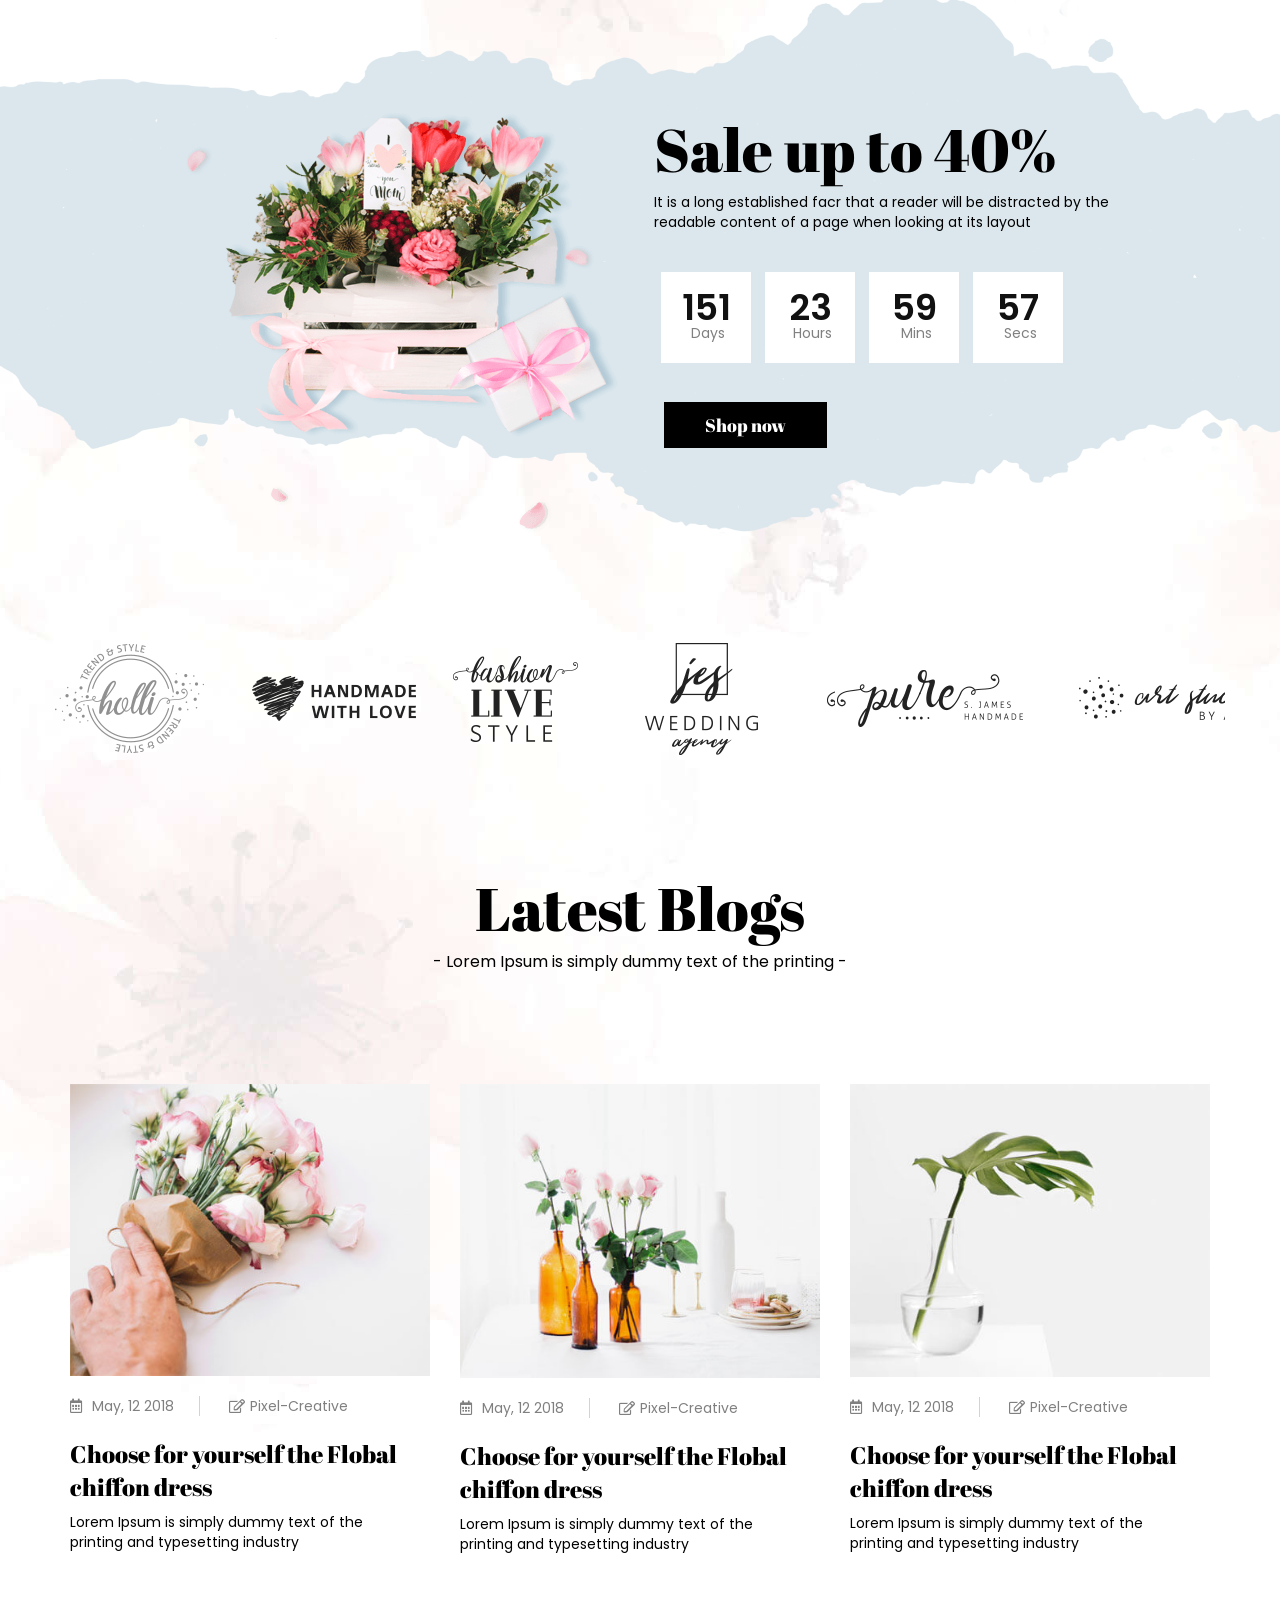
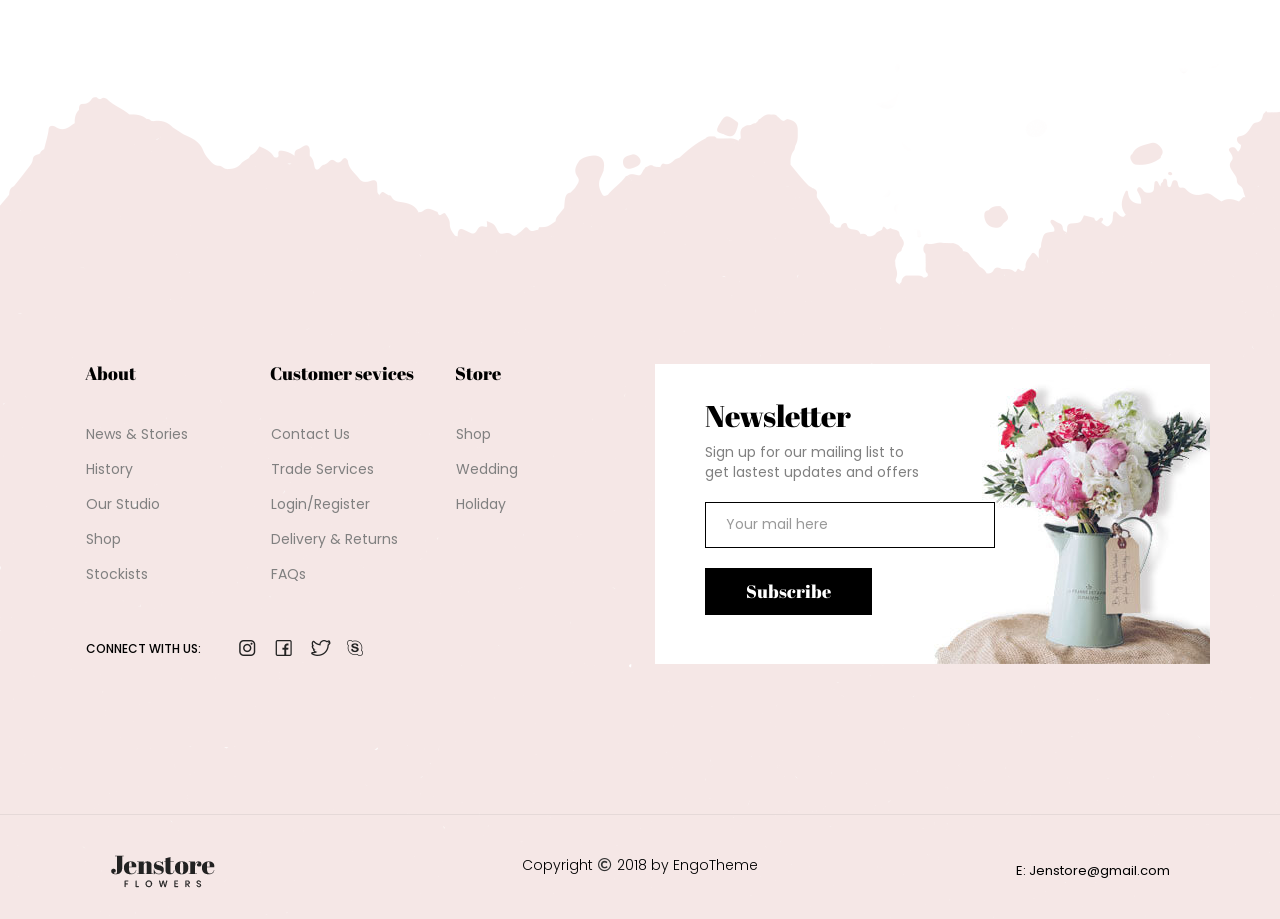
<file: flower/src/main/webapp/WEB-INF/page/homev1.html>
﻿<!DOCTYPE html>
<html>
<head>
<title>Homev1</title>
<meta charset="utf-8">
<!-- bootstrap vs fontawesome-->
<meta name="viewport" content="width=device-width, initial-scale=1">
<link rel="stylesheet" href="css/bootstrap.min.css" >
<link rel="icon" href="img/favicon.png" type="image/x-icon"/>
<link rel="stylesheet" type="text/css" href="css/style-homev1.css">
<link rel="stylesheet" type="text/css" href="css/style-res-v1.css">
<link rel="stylesheet" type="text/css" href="css/style-fix-nav.css">
<link rel="stylesheet" type="text/css" href="css/style-form-search-mobile.css">
<!-- scroll -->


<!-- GG FONT -->
<link href="https://fonts.googleapis.com/css?family=Abril+Fatface" rel="stylesheet">
<link href="https://fonts.googleapis.com/css?family=Poppins:300,400,500,700" rel="stylesheet">
<link rel="stylesheet" href="css/fontawesome.css" >
</head>
<body>



<header class="navbar-fixed-top pos-header" id="header-v1">
<nav class="hidden-xs">
	<div class="container">
		<ul class="nav navbar-nav nav-help">
			<li><span>P:</span>800 123 654 78</li>
			<li><span>E:</span>Jenstore@gmail.com</li>
		</ul>
		<ul class="nav navbar-nav navbar-right language">
			<li class="dropdown eng-language"><a href="#" class="dropdown-toggle" data-toggle="dropdown">Eng</a><figure id="language-figure"></figure>
					<ul class="dropdown-menu">
						<li><a href="#">Eng</a></li>
						<li><a href="#">France</a></li>
					</ul>
			</li>
		</ul>
	</div>
</nav>

	<div class="container">
		<div class="row">
			
		
		<div class="navbar-header mobile-menu">
					<button type="button" class="navbar-toggle" data-toggle="collapse" data-target="#myNavbar">
					    <i class="fas fa-bars"></i>                 
					   	</button>
			 </div>
		<div class="collapse navbar-collapse col-lg-6 col-md-6 col-sm-12 col-xs-12" id="myNavbar">
			<form class="hidden-lg hidden-md form-group form-search-mobile">
				<input type="text" name="search" placeholder="Search here..." class="form-control">
				<button type="submit"><img src="img/Search.png" alt="search" class="img-responsive"></button>
		</form>
	<ul class="nav navbar-nav menu-main">
				<li><figure id="btn-close-menu" class="hidden-lg hidden-md"><i class="far fa-times-circle"></i></figure></li>
				<li class="dropdown menu-home">
					<a href="#" id="home-menu" class="dropdown-toggle" data-toggle="dropdown">Home</a>
					<ul class="menu-home-lv2 dropdown-menu">
						<li class="li-home"><i class="fas fa-long-arrow-alt-right hidden-md hidden-sm hidden-xs"></i><a href="homev1.html">Home 1</a></li>
						<li class="li-home"><i class="fas fa-long-arrow-alt-right hidden-md hidden-sm hidden-xs"></i><a href="homev2.html">Home 2</a></li>
						<li class="li-home"><i class="fas fa-long-arrow-alt-right hidden-md hidden-sm hidden-xs"></i><a href="homev3.html">Home 3</a></li>
						
					</ul>
				</li>
				<li class="shop-menu dropdown"><a href="#" class="dropdown-toggle" data-toggle="dropdown">Shop +</a><figure id="shop-1" class="hidden-sm hidden-xs"></figure>
					<div class="dropdown-menu">
				<div class="container container-menu">
					<ul class="row">
				<li class="col-lg-8 col-md-8 col-sm-8 col-xs-12">
					<ul>
						<li class="col-lg-4 col-md-4 col-sm-12 col-xs-12 menu-home-lv2">
							<ul>
									<li><a href="#">SHOP PAGE</a> </li>
									<li class="li-home li-one"><i class="fas fa-long-arrow-alt-right hidden-sm hidden-md hidden-xs"></i><a href="shop-right-sidebar.html">Right sidebar</a></li>
									<li class="li-home"><i class="fas fa-long-arrow-alt-right hidden-sm hidden-md hidden-xs"></i><a href="shop-left-sidebar.html">Left sidebar</a></li>
									<li class="li-home"><i class="fas fa-long-arrow-alt-right hidden-sm hidden-md hidden-xs"></i><a href="shop-full-screen.html">Full screen</a></li>
									<li class="li-home"><i class="fas fa-long-arrow-alt-right hidden-sm hidden-md hidden-xs"></i><a href="shop-full-width.html">Full width</a></li>
									<li class="li-home"><i class="fas fa-long-arrow-alt-right hidden-sm hidden-md hidden-xs"></i><a href="singel-detail.html">Singel detail</a></li>
								
							</ul>
						</li>
						<li class="col-lg-4 col-md-4 col-sm-12 col-xs-12 menu-home-lv2">
							<ul>
								<li><a href="#">CHECKING PAGE</a></li> 
									<li class="li-home li-one"><i class="fas fa-long-arrow-alt-right hidden-sm hidden-md hidden-xs"></i><a href="shopping-cart.html">Shopping Cart</a></li>
									<li class="li-home"><i class="fas fa-long-arrow-alt-right hidden-sm hidden-md hidden-xs"></i><a href="checkout.html">Checkout</a></li>
									<li class="li-home"><i class="fas fa-long-arrow-alt-right hidden-sm hidden-md hidden-xs"></i><a href="order.html">Order</a></li>
							</ul>
						</li>
						<li class="col-lg-4 col-md-4 col-sm-12 col-xs-12 menu-home-lv2">
							<ul>
									<li><a href="#">OTHER PAGE</a></li>
									<li class="li-home li-one"><i class="fas fa-long-arrow-alt-right hidden-sm hidden-md hidden-xs"></i><a href="FAQ.html">FAQ</a></li>
									<li class="li-home"><i class="fas fa-long-arrow-alt-right hidden-sm hidden-md hidden-xs"></i><a href="login_register.html">Login/Register</a></li>
									<li class="li-home"><i class="fas fa-long-arrow-alt-right hidden-sm hidden-md hidden-xs"></i><a href="page404.html">Page404</a></li>
									<li class="li-home"><i class="fas fa-long-arrow-alt-right hidden-sm hidden-md hidden-xs"></i><a href="tracking.html">Tracking</a></li>
									<li class="li-home"><i class="fas fa-long-arrow-alt-right hidden-sm hidden-md hidden-xs"></i><a href="wishlist.html">Wishlist</a></li>
							</ul>
						</li>
						
					</ul>
				</li>
				<li class="col-lg-4 col-md-4 hidden-sm hidden-xs li-banner">
					<a href="#"><img src="img/Shop-now-banner.png" alt="img-holiwood"></a>
				</li>
				
					</ul>
				</div>
			</div>
				</li>
		<li class="wedding-menu"><a href="about.html">About Us</a><figure id="wedding-1" class="hidden-sm hidden-xs"></figure></li>
		<li class="blog-menu dropdown">
						<a href="#" class="dropdown-toggle" data-toggle="dropdown">Blog</a><figure id="blog-1" class=" hidden-sm hidden-md hidden-xs"></figure>
						<ul class="menu-home-lv2 dropdown-menu">
							<li class="li-home"><i class="fas fa-long-arrow-alt-right hidden-sm hidden-md hidden-xs"></i><a href="blog.html">Blog right sidebar</a></li>
							<li class="li-home"><i class="fas fa-long-arrow-alt-right hidden-sm hidden-md hidden-xs"></i><a href="blog-left-sidebar.html">Blog Left sidebar</a></li>
							<li class="li-home"><i class="fas fa-long-arrow-alt-right hidden-sm hidden-md hidden-xs"></i><a href="blog-no-sidebar.html">Blog no sidebar</a></li>
							<li class="li-home"><i class="fas fa-long-arrow-alt-right hidden-sm hidden-md hidden-xs"></i><a href="singel-post-left-sidebar.html">Singel post left sidebar</a></li>
							<li class="li-home"><i class="fas fa-long-arrow-alt-right hidden-sm hidden-md hidden-xs"></i><a href="singel-post-right-sidebar.html">Singel post right sidebar</a></li>
							<li class="li-home"><i class="fas fa-long-arrow-alt-right hidden-sm hidden-md hidden-xs"></i><a href="singel-post-no-sidebar.html">Singel post no sidebar</a></li>
						</ul>
					</li>
		<li class="contact-menu"><a href="contact.html">Contact</a><figure id="contact-1" class="hidden-sm hidden-xs"></figure></li>
		<li class="hidden-lg hidden-md"><a href="#"><i class="far fa-user"></i> My Account</a></li>
		<li class="hidden-lg hidden-md hidden-sm phone-mobile"><strong>P:</strong>800 123 654 78</li>
		<li class="hidden-lg hidden-md hidden-sm phone-mobile"><strong>E:</strong>Jenstore@gmail.com</li>
	</ul>
</div>
	<ul class="logo col-lg-2 col-md-2 col-sm-7 col-xs-7">
		<li><a href="#"><img src="img/logo.png" class="img-responsive" alt="img-holiwood"></a></li>
	</ul>
	<ul class="nav navbar-nav navbar-right icon-menu col-lg-4 col-md-4 col-sm-5 col-xs-5">
		<li class="icon-user hidden-sm hidden-xs"><a href="#"><i class="far fa-user"></i></a></li>
		<li class="dropdown cart-menu">
			<a href="#" class="dropdown-toggle" data-toggle="dropdown"><img src="img/cart.png" id="img-cart" alt="img-holiwood"></a>
			<div class="dropdown-menu">
				<div class="cart-1">
					<div class="img-cart"><img src="img/collec-1.jpg" class="img-responsive" alt="img-holiwood"></div>
					<div class="info-cart">
						<h1>Pink roses</h1>
						<span class="number">x1</span>
						<span class="prince-cart">$207.2</span>
					</div>
				</div>
				<div class="cart-1">
					<div class="img-cart"><img src="img/collec-2.jpg" class="img-responsive" alt="img-holiwood"></div>
					<div class="info-cart">
						<h1>Eleganr by BloomNation</h1>
						<span class="number">x1</span>
						<span class="prince-cart">$207.2</span>
					</div>
				</div>
				<div class="cart-1">
					<div class="img-cart"><img src="img/collec-3.jpg" class="img-responsive" alt="img-holiwood"></div>
					<div class="info-cart">
						<h1>Queen Rose - Yellow</h1>
						<span class="number">x1</span>
						<span class="prince-cart">$207.2</span>
					</div>
				</div>
				<div class="total">
					<span>Total:</span>
					<span>$621.6</span>
				</div>
				<div id="div-cart-menu">
					<a href="#">ADD TO CART</a>
					<a href="#" class="check">CHECK VIEW</a>
				</div>
			</div>
		</li>
		<li id="input-search" class="hidden-sm hidden-xs">
			<a href="#"><img src="img/Search.png" alt="img-holiwood"></a>
		</li>
	</ul>
</div>
</div>
</header>
<main>
<div class="content-search">

                            <div class="container container-100">
                            	<i class="far fa-times-circle" id="close-search"></i>
                                <h3 class="text-center">what are your looking for ?</h3>
                                <form method="get" action="/search" role="search" style="position: relative;">
                                  <input type="text" class="form-control control-search" value="" autocomplete="off" placeholder="Enter Search ..." aria-label="SEARCH" name="q">

                                  <button class="button_search" type="submit">search</button>
                                </form>
                            </div>
                            
</div>
<div id="myCarousel" class="carousel slide" data-ride="carousel">
<!-- Indicators -->
<ol class="carousel-indicators">
<li data-target="#myCarousel" data-slide-to="0" class="active"></li>
<li data-target="#myCarousel" data-slide-to="1"></li>
<li data-target="#myCarousel" data-slide-to="2"></li>
<li data-target="#myCarousel" data-slide-to="3"></li>
</ol>

<!-- Wrapper for slides -->
<div class="carousel-inner">

<div class="item active slide-1">
	<img src="img/slider-1.png" alt="img-holiwood">
	<div class="carousel-caption">
      <h3>EXPLORE THE</h3>
      <h1>New Arrivals</h1>
      <p>It is a long established fact that a reader will be distracted by the readable content of a page when looking at its layout</p>
      <img src="img/Pattern.png" alt="img-holiwood"><br>
      <a href="#">Shop now</a>
    </div>
  	
</div>

<div class="item slide-2">
	<img src="img/slider-2.png" alt="img-holiwood">
	<div class="carousel-caption">
      <h3>Flowers</h3>
      <h1>Bouquet</h1>
      <div class="line"></div>
      <p>It is a long established fact that a reader will be distracted by the redable content of a page when looking at its latout</p>
      <a href="#">Shop now</a>
    </div>
  
</div>

<div class="item slide-1">
	<img src="img/slider-1.png" alt="img-holiwood">
	<div class="carousel-caption">
      <h3>EXPLORE THE</h3>
      <h1>New Arrivals</h1>
      <p>It is a long established fact that a reader will be distracted by the readable content of a page when looking at its layout</p>
      <img src="img/Pattern.png" alt="img-holiwood"><br>
      <a href="#">Shop now</a>
    </div>
  	
</div>

<div class="item slide-2">
	<img src="img/slider-2.png" alt="img-holiwood">
	<div class="carousel-caption">
      <h3>A Ferfect</h3>
      <h1>Bouquet</h1>
      <div class="line"></div>
      <p>It is a long established fact that a reader will be distracted by the redable content of a page when looking at its latout</p>
      <a href="#">Shop now</a>
    </div>
  
</div>

</div>
</div>

<div class="who" id="showcase">
<div class="gallery clearfix">
	<figure>
<img src="img/who.png" alt="img-holiwood">
<h1>鲜花物语</h1>
<h1 class="h2">鲜花物语</h1>
<p>鲜花好看，鲜花美丽，每一种鲜花都具备自己独特的物语，寄托着我们的情感，在每一次遇见时，低诉轻语。<br class="hidden-md hidden-sm hidden-xs">
无论你在这个世界的什么地方，我都会带着你喜欢的花去找你<br class="hidden-md hidden-sm hidden-xs">把烦心事都丢掉，腾出来地方放鲜花、夜风、银行、星光、你爱的人和爱你的人<br class="hidden-md hidden-sm hidden-xs"> 比婚礼现场浪漫的花，是纪念日记得送花 <br class="hidden-md hidden-sm hidden-xs">
花的意义大概是就是，它为你设定期限，让你更珍惜它灿烂盛放的时刻 <br class="hidden-md hidden-sm hidden-xs">
总有一天，有一个人手捧鲜花，只为你一人而来
</p>
<div class="media"><div class="media-left"><img src="img/avatar.jpg" id="avatar" class="media-object" alt="img-holiwood"></div><div class="media-body"><h3>jasmine</h3><span>Founder</span></div></div>
</figure>
</div>
</div>




<div class="container collection" id="showcase-2">
<h1>按系列购物</h1>
<h2>- 花束的所有类别 -</h2>
<div class="gallery clearfix">
<figure>
<div class="row">
	<div class="col-lg-6 col-md-6 col-sm-6 col-xs-6 banner-collec">

		<img src="img/collection.png" class="img-responsive" alt="img-holiwood">
		<h3>你好夏天</h3>
		<h1>销售 10%</h1>
		<a href="#">立即购买</a>
	</div>
	<div class="col-lg-6 col-md-6 col-sm-6 col-xs-6">
		<div class="col-lg-6 col-md-6 col-sm-6 col-xs-6 product-collection">
			<div class="product-image-collec">
				<figure class="hot"><a href="#"><img src="img/collec-1.jpg" class="img-responsive" alt="img-holiwood"></a></figure>
				<div class="product-icon-collec">
					<a href="#" data-toggle="modal" data-target="#myModal"><i class="far fa-eye"></i></a>
					<a href="#"><i class="fas fa-shopping-basket"></i></a>
					<a href="#"><i class="far fa-heart"></i></a>
				</div>
			</div>
			<div class="product-title-collec">
				<h5><a href="#"> 粉红玫瑰</a></h5>
				<div class="star"><i class="fas fa-star"></i><i class="fas fa-star"></i><i class="fas fa-star"></i><i class="fas fa-star"></i><i class="far fa-star"></i></div>
				<div class="prince">$207.2</div>
			</div>
			
		</div>
		<div class="col-lg-6 col-md-6 col-sm-6 col-xs-6 product-collection">
			<div class="product-image-collec">
				<a href="#"><img src="img/collec-2.jpg" class="img-responsive" alt="img-holiwood"></a>
				<div class="product-icon-collec">
					<a href="#" data-toggle="modal" data-target="#myModal"><i class="far fa-eye"></i></a>
					<a href="#"><i class="fas fa-shopping-basket"></i></a>
					<a href="#"><i class="far fa-heart"></i></a>
				</div>
			</div>
			<div class="product-title-collec">
				<h5><a href="#">守住时间</a></h5>
				<div class="star"><i class="fas fa-star"></i><i class="fas fa-star"></i><i class="fas fa-star"></i><i class="fas fa-star"></i><i class="fas fa-star"></i></div>
				<div class="prince">$115.4</div>
			</div>
		</div>
		<div class="col-lg-6 col-md-6 col-sm-6 col-xs-6 product-collection">
			<div class="product-image-collec">
				<a href="#"><img src="img/collec-3.jpg" class="img-responsive" alt="img-holiwood"></a>
				<div class="product-icon-collec">
					<a href="#" data-toggle="modal" data-target="#myModal"><i class="far fa-eye"></i></a>
					<a href="#"><i class="fas fa-shopping-basket"></i></a>
					<a href="#"><i class="far fa-heart"></i></a>
				</div>
			</div>
			<div class="product-title-collec">
				<h5><a href="#">皇后玫瑰</a></h5>
				<div class="star"><i class="fas fa-star"></i><i class="fas fa-star"></i><i class="fas fa-star"></i><i class="fas fa-star"></i><i class="far fa-star"></i></div>
				<div class="prince">$250.6</div>
			</div>
		</div>
		<div class="col-lg-6 col-md-6 col-sm-6 col-xs-6 product-collection">
			<div class="product-image-collec">
				<figure class="sale"><a href="#"><img src="img/collec-4.jpg" class="img-responsive" alt="img-holiwood"></a></figure>
				<div class="product-icon-collec">
					<a href="#" data-toggle="modal" data-target="#myModal"><i class="far fa-eye"></i></a>
					<a href="#"><i class="fas fa-shopping-basket"></i></a>
					<a href="#"><i class="far fa-heart"></i></a>
				</div>
			</div>
			<div class="product-title-collec">
				<h5><a href="#">小屋玫瑰花束</a></h5>
				<div class="star"><i class="fas fa-star"></i><i class="fas fa-star"></i><i class="fas fa-star"></i><i class="far fa-star"></i><i class="far fa-star"></i></div>
				<div class="prince">$100.9<s class="strike">$150.9</s></div>
			</div>
		</div>
	</div>
</div>
</figure>
</div>
</div>
<div class=" wedding" id="showcase-3">



<h1>婚礼</h1>
<h2>- Lorem Ipsum is<span class="hidden-xs"> simply dummy</span> text of the printing -</h2>
<div class="gallery clearfix">
<figure>
	<div class="img-wedding"><img src="img/wedding.png" alt="img-holiwood"></div>
	<div class="container wedding-content">
		<div class="row">
	<div class="col-lg-3 col-md-3 col-sm-3 col-xs-6 product-wedding">
		<div class="product-image-wedding">
			<figure class="sale"><a href="#"><img src="img/wedding-1.jpg" class="img-responsive" alt="img-holiwood"></a></figure>
				<div class="product-icon-wedding">
					<a href="#"><i class="far fa-eye"></i></a>
					<a href="#"><i class="fas fa-shopping-basket"></i></a>
					<a href="#"><i class="far fa-heart"></i></a>
				</div>
		</div>
		<div class="product-title-wedding">
				<h5><a href="#">守护甜心</a></h5>
				<div class="star"><i class="fas fa-star"></i><i class="fas fa-star"></i><i class="fas fa-star"></i><i class="fas fa-star"></i><i class="fas fa-star"></i></div>
				<div class="prince">$300.2<s class="strike">$250.9</s></div>
		</div>
	</div>
	<div class="col-lg-3 col-md-3 col-sm-3 col-xs-6 product-wedding">
		<div class="product-image-wedding">
				<a href="#"><img src="img/wedding-2.jpg" class="img-responsive" alt="img-holiwood"></a>
				<div class="product-icon-wedding">
					<a href="#"><i class="far fa-eye"></i></a>
					<a href="#"><i class="fas fa-shopping-basket"></i></a>
					<a href="#"><i class="far fa-heart"></i></a>
				</div>
		</div>
		<div class="product-title-wedding">
				<h5><a href="#">薰衣草花束</a></h5>
				<div class="star"><i class="fas fa-star"></i><i class="fas fa-star"></i><i class="fas fa-star"></i><i class="fas fa-star"></i><i class="far fa-star"></i></div>
				<div class="prince">$160.8</div>
		</div>
	</div>
	<div class="col-lg-3 col-md-3 col-sm-3 col-xs-6 product-wedding">
		<div class="product-image-wedding">
			<figure class="hot"><a href="#"><img src="img/wedding-3.jpg" class="img-responsive" alt="img-holiwood"></a></figure>
				<div class="product-icon-wedding">
					<a href="#"><i class="far fa-eye"></i></a>
					<a href="#"><i class="fas fa-shopping-basket"></i></a>
					<a href="#"><i class="far fa-heart"></i></a>
				</div>
		</div>
		<div class="product-title-wedding">
				<h5><a href="#">遇见</a></h5>
				<div class="star"><i class="fas fa-star"></i><i class="fas fa-star"></i><i class="fas fa-star"></i><i class="far fa-star"></i><i class="far fa-star"></i></div>
				<div class="prince">$200.7</div>
		</div>
	</div>
	<div class="col-lg-3 col-md-3 col-sm-3 col-xs-6 product-wedding">
		<div class="product-image-wedding">
				<a href="#"><img src="img/wedding-4.jpg" class="img-responsive" alt="img-holiwood"></a>
				<div class="product-icon-wedding">
					<a href="#"><i class="far fa-eye"></i></a>
					<a href="#"><i class="fas fa-shopping-basket"></i></a>
					<a href="#"><i class="far fa-heart"></i></a>
				</div>
		</div>
		<div class="product-title-wedding">
				<h5><a href="#">久伴不离</a></h5>
				<div class="star"><i class="fas fa-star"></i><i class="fas fa-star"></i><i class="fas fa-star"></i><i class="fas fa-star"></i><i class="far fa-star"></i></div>
				<div class="prince">$350.4</div>
		</div>
	</div>
</div>
	</div>
	
</figure>
</div>

</div>
<div class="holiday" id="showcase-4">
<div class="container">
	<h1>节假日</h1>
	<h2>- Lorem Ipsum is<span class="hidden-xs"> simply dummy</span> text of the printing -</h2>
	<div class="gallery clearfix">
	<figure>
	<div class="row">
		
	
	<div class="col-lg-6 col-md-6 col-sm-6 col-xs-6">
		<div class="col-lg-6 col-md-6 col-sm-6 col-xs-6 product-holiday">
			<div class="product-image-holiday">
				<figure class="hot"><a href="#"><img src="img/holiday-1.jpg" class="img-responsive" alt="img-holiwood"></a></figure>
				<div class="product-icon-holiday">
					<a href="#"><i class="far fa-eye"></i></a>
					<a href="#"><i class="fas fa-shopping-basket"></i></a>
					<a href="#"><i class="far fa-heart"></i></a>
				</div>
		</div>
		<div class="product-title-holiday">
				<h5><a href="#">小确幸</a></h5>
				<div class="star"><i class="fas fa-star"></i><i class="fas fa-star"></i><i class="fas fa-star"></i><i class="fas fa-star"></i><i class="far fa-star"></i></div>
				<div class="prince">$200.2</div>
		</div>
		</div>
		<div class="col-lg-6 col-md-6 col-sm-6 col-xs-6 product-holiday">
			<div class="product-image-holiday">
				<a href="#"><img src="img/holiday-2.jpg" class="img-responsive" alt="img-holiwood"></a>
				<div class="product-icon-holiday">
					<a href="#"><i class="far fa-eye"></i></a>
					<a href="#"><i class="fas fa-shopping-basket"></i></a>
					<a href="#"><i class="far fa-heart"></i></a>
				</div>
		</div>
		<div class="product-title-holiday">
				<h5><a href="#">白色恋人</a></h5>
				<div class="star"><i class="fas fa-star"></i><i class="fas fa-star"></i><i class="fas fa-star"></i><i class="fas fa-star"></i><i class="fas fa-star"></i></div>
				<div class="prince">$240.2</div>
		</div>
		</div>
		<div class="col-lg-6 col-md-6 col-sm-6 col-xs-6 product-holiday">
			<div class="product-image-holiday">
				<a href="#"><img src="img/holiday-3.jpg" class="img-responsive" alt="img-holiwood"></a>
				<div class="product-icon-holiday">
					<a href="#"><i class="far fa-eye"></i></a>
					<a href="#"><i class="fas fa-shopping-basket"></i></a>
					<a href="#"><i class="far fa-heart"></i></a>
				</div>
		</div>
		<div class="product-title-holiday">
				<h5><a href="#">浪漫限定</a></h5>
				<div class="star"><i class="fas fa-star"></i><i class="fas fa-star"></i><i class="far fa-star"></i><i class="far fa-star"></i><i class="far fa-star"></i></div>
				<div class="prince">$105.7</div>
		</div>
		</div>
		<div class="col-lg-6 col-md-6 col-sm-6 col-xs-6 product-holiday">
			<div class="product-image-holiday">
				<figure class="sale"><a href="#"><img src="img/holiday-4.jpg" class="img-responsive" alt="img-holiwood"></a></figure>
				<div class="product-icon-holiday">
					<a href="#"><i class="far fa-eye"></i></a>
					<a href="#"><i class="fas fa-shopping-basket"></i></a>
					<a href="#"><i class="far fa-heart"></i></a>
				</div>
		</div>
		<div class="product-title-holiday">
				<h5><a href="#">沁人心脾</a></h5>
				<div class="star"><i class="fas fa-star"></i><i class="fas fa-star"></i><i class="fas fa-star"></i><i class="fas fa-star"></i><i class="far fa-star"></i></div>
				<div class="prince">$209.2<s class="strike">$180.9</s></div>
		</div>
		</div>
	</div>
	
	<div class="col-lg-6 col-md-6 col-sm-6 col-xs-6 banner-holiday">
		<div class="img-banner-holiday">
			<img src="img/holiday.png" class="img-responsive" alt="img-holiwood">
		</div>
		<div class="title-holiday">
			<h1>开心节假日</h1>
			<p>蝶恋花起舞，爱随心飞扬</p>
			<span id="sale30">-30</span><span id="pt">%</span><br><span id="off">OFF</span>
		</div>
		
	</div>
	</div>
	</figure>
	</div>

</div>
</div>
<div class="count">
<div class="img-count">
	<img src="img/counter.png" alt="img-holiwood">
</div>
<div class="title-count">
	<h1>Sale up to 40%</h1>
<p>It is a long established facr that a reader will be distracted by the<br> readable content of a page when looking at its layout</p>
<div id="countdown">
<div id='tiles'></div>
	<ul class="labels">
		<li>Days</li>
		<li>Hours</li>
		<li>Mins</li>
		<li>Secs</li>
	 </ul>
</div>
<a href="#">Shop now</a>
</div>


</div>
<div class="brand container">
<div class="row">
	<div class="brand-1 col-lg-2 col-md-2 col-sm-4 col-xs-4"></div>
	<div class="brand-2 col-lg-2 col-md-2 col-sm-4 col-xs-4"></div>
	<div class="brand-3 col-lg-2 col-md-2 col-sm-4 col-xs-4"></div>
	<div class="brand-4 col-lg-2 col-md-2 col-sm-4 col-xs-4"></div>
	<div class="brand-5 col-lg-2 col-md-2 col-sm-4 col-xs-4"></div>
	<div class="brand-6 col-lg-2 col-md-2 col-sm-4 col-xs-4"></div>
</div>

</div>
<div class="container blog">
<h1>Latest Blogs</h1>
<p>- Lorem Ipsum is<span class="hidden-xs"> simply dummy</span> text of the printing -</p>
<div class="row">
	<div class="col-lg-4 col-md-4 col-sm-4 col-xs-6 product-blog">
		<a href="#"><img src="img/blog-1.jpg" class="img-responsive" title="img-blog" alt="img-holiwood"></a>
		<div class="time-blog">
			<span class="time"><i class="far fa-calendar-alt"></i><span>May, 12 2018</span></span>
			<span class="time"><i class="far fa-edit"></i><span>Pixel-Creative</span></span>
		</div>
		<h2><a href="#">Choose for yourself the Flobal chiffon dress</a></h2>
		<p>Lorem Ipsum is simply dummy text of the printing and typesetting industry</p>
	</div>
	<div class="col-lg-4 col-md-4 col-sm-4 col-xs-6 product-blog">
		<a href="#"><img src="img/blog-2.jpg" class="img-responsive" title="img-blog" alt="img-holiwood"></a>
		<div class="time-blog">
			<span class="time"><i class="far fa-calendar-alt"></i><span>May, 12 2018</span></span>
			<span class="time"><i class="far fa-edit"></i><span>Pixel-Creative</span></span>
		</div>
		<h2><a href="#">Choose for yourself the Flobal chiffon dress</a></h2>
		<p>Lorem Ipsum is simply dummy text of the printing and typesetting industry</p>

	</div>
	<div class="col-lg-4 col-md-4 col-sm-4 col-xs-6 product-blog">
		<a href="#"><img src="img/blog-3.jpg" class="img-responsive" title="img-blog" alt="img-holiwood"></a>
		<div class="time-blog">
			<span class="time"><i class="far fa-calendar-alt"></i><span>May, 12 2018</span></span>
			<span class="time"><i class="far fa-edit"></i><span>Pixel-Creative</span></span>
		</div>
		<h2><a href="#">Choose for yourself the Flobal chiffon dress</a></h2>
		<p>Lorem Ipsum is simply dummy text of the printing and typesetting industry</p>

	</div>
</div>
</div>
</main>
<footer>
<div class="container">
	<div class="row">
		<div class="col-lg-6 col-md-6 col-sm-6 col-xs-6 info-footer">
			<div class="col-lg-4 col-md-4 col-sm-4 col-xs-6">
				<h3>About</h3>
				<ul>
					<li><i class="fas fa-long-arrow-alt-right"></i><a href="#">News & Stories</a></li>
					<li><i class="fas fa-long-arrow-alt-right"></i><a href="#">History</a> </li>
					<li><i class="fas fa-long-arrow-alt-right"></i><a href="#">Our Studio</a></li>
					<li><i class="fas fa-long-arrow-alt-right"></i><a href="#">Shop</a></li>
					<li><i class="fas fa-long-arrow-alt-right"></i><a href="#">Stockists</a></li>
				</ul>
			</div>
			<div class="col-lg-4 col-md-4 col-sm-4 col-xs-6">
				<h3>Customer sevices</h3>
				<ul>
					<li><i class="fas fa-long-arrow-alt-right"></i><a href="#">Contact Us</a></li>
					<li><i class="fas fa-long-arrow-alt-right"></i><a href="#">Trade Services</a></li>
					<li><i class="fas fa-long-arrow-alt-right"></i><a href="#">Login/Register</a></li>
					<li><i class="fas fa-long-arrow-alt-right"></i><a href="#">Delivery & Returns</a></li>
					<li><i class="fas fa-long-arrow-alt-right"></i><a href="#">FAQs</a></li>
				</ul>
			</div>
			<div class="col-lg-4 col-md-4 col-sm-4 col-xs-6">
				<h3>Store</h3>
				<ul>
					<li><i class="fas fa-long-arrow-alt-right"></i><a href="#">Shop</a></li>
					<li><i class="fas fa-long-arrow-alt-right"></i><a href="#">Wedding</a></li>
					<li><i class="fas fa-long-arrow-alt-right"></i><a href="#">Holiday</a></li>
					
				</ul>
			</div>
			<div class="social-text"><span id="text-connect">CONNECT WITH US:</span>
				<span class="social"><a href="#" id="instar"></a><a href="#" id="fb"></a><a href="#" id="tw"></a><a href="#" id="sky"></a></span>
			</div>
		</div>
		<div class="col-lg-6 col-md-6 col-sm-6 col-xs-6 new-letter">
			<div class="form-new">
				<h1>Newsletter</h1>
			<p>Sign up for our mailing list to get lastest updates and offers</p>
			<form class="form-group">
				<input type="text" name="input-mail" placeholder="Your mail here" class="form-control input-lg">
				<button type="submit">Subscribe</button>
			</form>
			</div>
			
		</div>
	</div>
</div>
<div class="footer-logo">
	<div class="row footer-row">
		<div class="col-lg-4 col-md-4 col-sm-4 col-xs-12">
			<a href="#" class="logo-bot"></a>
		</div>
		<div class="col-lg-4 col-md-4 col-sm-4 col-xs-12 cop">
			<span>Copyright</span><i class="far fa-copyright"></i><span>2018 by EngoTheme</span>
		</div>
		<div class="col-lg-4 col-md-4 col-sm-4 col-xs-12">
			<span id="gmail-footer"><a href="#">E: Jenstore@gmail.com</a></span>
		</div>
	</div>
</div>
<div class="hidden-lg hidden-md back-to-top fade"><i class="fas fa-caret-up"></i></div>
<div class="BG-menu"></div>
<!-- Modal quick view -->
								<div id="myModal" class="modal fade" role="dialog">
								  <div class="modal-dialog">
								
								    <!-- Modal content-->
								    <div class="modal-content">
								      <div class="modal-header">
								        <button type="button" class="close" data-dismiss="modal">&times;</button>
								        
								      </div>
								      <div class="modal-body">
								       <div class="tab-content col-lg-12 col-md-12 col-sm-12 col-xs-12">
							<div id="img-pill-1" class="tab-pane fade in active">
  						<div class="col-lg-6 col-md-6 col-sm-6 col-xs-12">
						<div class="col-lg-3 col-md-3 col-sm-3 col-xs-12 title-quick">
							<figure class="fi-quick"><h1>QUICK VIEW</h1></figure>
						</div>
						<div class="col-lg-9 col-md-9 col-sm-9 col-xs-12">
							<img src="img/wedding-1.jpg" class="img-responsive" alt="holiwood">
						</div>
					</div>
  						<div class="col-lg-6 col-md-6 col-sm-6 col-xs-12 detail">
  							<h1>Queen Rose - Pink</h1>
							<p class="p1">It is a long established fact that a reader will be distracted  by the readable content of a page when looking at its layout.</p>
							<div class="star">
								<i class="fas fa-star"></i><i class="fas fa-star"></i><i class="fas fa-star"></i><i class="fas fa-star"></i><i class="fas fa-star"></i>
								<span>10 Rating(s) | Add Your Rating</span>
							</div>
							<div class="prince"><span>$250.9</span><s class="strike">$300.02</s></div>
							<figure class="fi-option"><p class="option">Option</p></figure>
							<div class="size">
								<span class="lb-size">Size <span class="sta-red">*</span></span><span class="lb-color">Color <span class="sta-red">*</span></span>
							</div>
							<div class="select-custom">
								<select>
									<option>S</option>
									<option>M</option>
									<option>L</option>
									<option>XL</option>
								</select>
								<a href="#"><span class="color-1"></span></a> <a href="#"><span class="color-2"></span></a> <a href="#"><span class="color-3"></span></a> <a href="#"><span class="color-4"></span></a> 
								<p class="require">Required Fields <span>*</span></p>
								<div class="Quality">
									
									<div class="input-group input-number-group">
										<span class="text-qua">Quanty:</span>
										  <div class="input-group-button">
										    <span class="input-number-decrement">-</span>
										  </div>
										  <input class="input-number" type="number" min="0" max="1000" value="01" >
										  <div class="input-group-button">
										    <span class="input-number-increment">+</span>
										  </div>
										  <span class="dola">$ </span><span class="total">250.9</span>
									</div>
									
								</div>
								<div class="add-cart">
									<a href="#" class="btn-add-cart">Add to cart</a>
									<a href="#" class="list-icon icon-1"><i class="far fa-eye"></i></a>
									<a href="#" class="list-icon icon-2"><i class="far fa-heart"></i></a>
								</div>
							</div>
  						</div>
				</div>
				<div id="img-pill-2" class="tab-pane fade">
					<div class="col-lg-6 col-md-6 col-sm-6 col-xs-12">
						<div class="col-lg-3 col-md-3 col-sm-3 col-xs-12 title-quick">
							<figure class="fi-quick"><h1>QUICK VIEW</h1></figure>
						</div>
						<div class="col-lg-9 col-md-9 col-sm-9 col-xs-12">
							<img src="img/queen.jpg" class="img-responsive" alt="holiwood">
						</div>
					</div>
  					<div class="col-lg-6 col-md-6 col-sm-6 col-xs-12 detail">
  							<h1>Queen Rose</h1>
							<p class="p1">It is a long established fact that a reader will be distracted  by the readable content of a page when looking at its layout.</p>
							<div class="star">
								<i class="fas fa-star"></i><i class="fas fa-star"></i><i class="fas fa-star"></i><i class="fas fa-star"></i><i class="fas fa-star"></i>
								<span>10 Rating(s) | Add Your Rating</span>
							</div>
							<div class="prince"><span>$300.02</span><s class="strike">$250.9</s></div>
							<figure class="fi-option"><p class="option">Option</p></figure>
							<div class="size">
								<span class="lb-size">Size <span class="sta-red">*</span></span><span class="lb-color">Color <span class="sta-red">*</span></span>
							</div>
							<div class="select-custom">
								<select>
									<option>S</option>
									<option>M</option>
									<option>L</option>
									<option>XL</option>
								</select>
								<a href="#"><span class="color-1"></span></a> <a href="#"><span class="color-2"></span></a> <a href="#"><span class="color-3"></span></a> <a href="#"><span class="color-4"></span></a> 
								<p class="require">Required Fields <span>*</span></p>
								<div class="Quality">
									
									<div class="input-group input-number-group">
										<span class="text-qua">Quanty:</span>
										  <div class="input-group-button">
										    <span class="input-number-decrement">-</span>
										  </div>
										  <input class="input-number" type="number" min="0" max="1000" value="01" >
										  <div class="input-group-button">
										    <span class="input-number-increment">+</span>
										  </div>
										  <span class="dola">$ </span><span class="total">250.9</span>
									</div>
									
								</div>
								<div class="add-cart">
									<a href="#" class="btn-add-cart">Add to cart</a>
									<a href="#" class="list-icon icon-1"><i class="far fa-eye"></i></a>
									<a href="#" class="list-icon icon-2"><i class="far fa-heart"></i></a>
								</div>
							</div>
  						</div>	
				</div>
				<div id="img-pill-3" class="tab-pane fade">
					<div class="col-lg-6 col-md-6 col-sm-6 col-xs-12">
						<div class="col-lg-3 col-md-3 col-sm-3 col-xs-12 title-quick">
							<figure class="fi-quick"><h1>QUICK VIEW</h1></figure>
						</div>
						<div class="col-lg-9 col-md-9 col-sm-9 col-xs-12">
							<img src="img/laven.jpg" class="img-responsive" alt="holiwood">
						</div>
					</div>
					<div class="col-lg-6 col-md-6 col-sm-6 col-xs-12 detail">
  							<h1>Lavender</h1>
							<p class="p1">It is a long established fact that a reader will be distracted  by the readable content of a page when looking at its layout.</p>
							<div class="star">
								<i class="fas fa-star"></i><i class="fas fa-star"></i><i class="fas fa-star"></i><i class="fas fa-star"></i><i class="fas fa-star"></i>
								<span>10 Rating(s) | Add Your Rating</span>
							</div>
							<div class="prince"><span>$300.02</span><s class="strike">$250.9</s></div>
							<figure class="fi-option"><p class="option">Option</p></figure>
							<div class="size">
								<span class="lb-size">Size <span class="sta-red">*</span></span><span class="lb-color">Color <span class="sta-red">*</span></span>
							</div>
							<div class="select-custom">
								<select>
									<option>S</option>
									<option>M</option>
									<option>L</option>
									<option>XL</option>
								</select>
								<a href="#"><span class="color-1"></span></a> <a href="#"><span class="color-2"></span></a> <a href="#"><span class="color-3"></span></a> <a href="#"><span class="color-4"></span></a> 
								<p class="require">Required Fields <span>*</span></p>
								<div class="Quality">
									
									<div class="input-group input-number-group">
										<span class="text-qua">Quanty:</span>
										  <div class="input-group-button">
										    <span class="input-number-decrement">-</span>
										  </div>
										  <input class="input-number" type="number" min="0" max="1000" value="01" >
										  <div class="input-group-button">
										    <span class="input-number-increment">+</span>
										  </div>
										  <span class="dola">$ </span><span class="total">250.9</span>
									</div>
									
								</div>
								<div class="add-cart">
									<a href="#" class="btn-add-cart">Add to cart</a>
									<a href="#" class="list-icon icon-1"><i class="far fa-eye"></i></a>
									<a href="#" class="list-icon icon-2"><i class="far fa-heart"></i></a>
								</div>
							</div>
  						</div>
 						
				</div>
				<div id="img-pill-4" class="tab-pane fade">
					<div class="col-lg-6 col-md-6 col-sm-6 col-xs-12">
						<div class="col-lg-3 col-md-3 col-sm-3 col-xs-12 title-quick">
							<figure class="fi-quick"><h1>QUICK VIEW</h1></figure>
						</div>
						<div class="col-lg-9 col-md-9 col-sm-9 col-xs-12">
							<img src="img/collec-3.jpg" class="img-responsive" alt="holiwood">
						</div>
					</div>
 					<div class="col-lg-6 col-md-6 col-sm-6 col-xs-12 detail">
  							<h1>Queen Rose - Yellow</h1>
							<p class="p1">It is a long established fact that a reader will be distracted  by the readable content of a page when looking at its layout.</p>
							<div class="star">
								<i class="fas fa-star"></i><i class="fas fa-star"></i><i class="fas fa-star"></i><i class="fas fa-star"></i><i class="fas fa-star"></i>
								<span>10 Rating(s) | Add Your Rating</span>
							</div>
							<div class="prince"><span>$300.02</span><s class="strike">$250.9</s></div>
							<figure class="fi-option"><p class="option">Option</p></figure>
							<div class="size">
								<span class="lb-size">Size <span class="sta-red">*</span></span><span class="lb-color">Color <span class="sta-red">*</span></span>
							</div>
							<div class="select-custom">
								<select>
									<option>S</option>
									<option>M</option>
									<option>L</option>
									<option>XL</option>
								</select>
								<a href="#"><span class="color-1"></span></a> <a href="#"><span class="color-2"></span></a> <a href="#"><span class="color-3"></span></a> <a href="#"><span class="color-4"></span></a> 
								<p class="require">Required Fields <span>*</span></p>
								<div class="Quality">
									
									<div class="input-group input-number-group">
										<span class="text-qua">Quanty:</span>
										  <div class="input-group-button">
										    <span class="input-number-decrement">-</span>
										  </div>
										  <input class="input-number" type="number" min="0" max="1000" value="01" >
										  <div class="input-group-button">
										    <span class="input-number-increment">+</span>
										  </div>
										  <span class="dola">$ </span><span class="total">250.9</span>
									</div>
									
								</div>
								<div class="add-cart">
									<a href="#" class="btn-add-cart">Add to cart</a>
									<a href="#" class="list-icon icon-1"><i class="far fa-eye"></i></a>
									<a href="#" class="list-icon icon-2"><i class="far fa-heart"></i></a>
								</div>
							</div>
  						</div>	
				</div>
				</div>
				<ul class="nav nav-pills col-lg-6 col-md-6 col-sm-6 col-xs-12 img-pill">
				  <li class="active col-lg-4 col-md-4 col-sm-4 col-xs-12"><a data-toggle="pill" href="#img-pill-1"><img src="img/wedding-1.jpg" class="img-responsive" alt="holiwood"></a></li>
				  <li class="col-lg-4 col-md-4 col-sm-4 col-xs-12"><a data-toggle="pill" href="#img-pill-2"><img src="img/queen.jpg" class="img-responsive" alt="holiwood"></a></li>
				  <li class="col-lg-4 col-md-4 col-sm-4 col-xs-12"><a data-toggle="pill" href="#img-pill-3"><img src="img/laven.jpg" class="img-responsive" alt="holiwood"></a></li>
				  <li class="col-lg-4 col-md-4 col-sm-4 col-xs-12"><a data-toggle="pill" href="#img-pill-4"><img src="img/collec-3.jpg" class="img-responsive" alt="holiwood"></a></li>
				</ul>
								      </div>
								      
								    </div>
								
								  </div>
								</div>
<!-- --------------------------- -->
</footer>

<!-- boostrap & jquery -->
<script src="js/jquery.min_af.js"></script>
<script src="js/bootstrap.min_0028.js"></script>
<!-- js file -->
<script src="js/function-homev1.js"></script>
<script src="js/function-sidebar.js"></script>
<script src="js/function-back-top.js"></script>
<script src="js/function-select-custom.js"></script>
<script src="js/function-search-v2.js"></script>
<!-- scroll js -->
<script type="text/javascript" src="scrolling/TweenMax.min.js"></script>
<script src="scrolling/jquery.superscrollorama.js"></script>
<script src="js/function-scroll.js"></script>

</body>
</html>
</file>
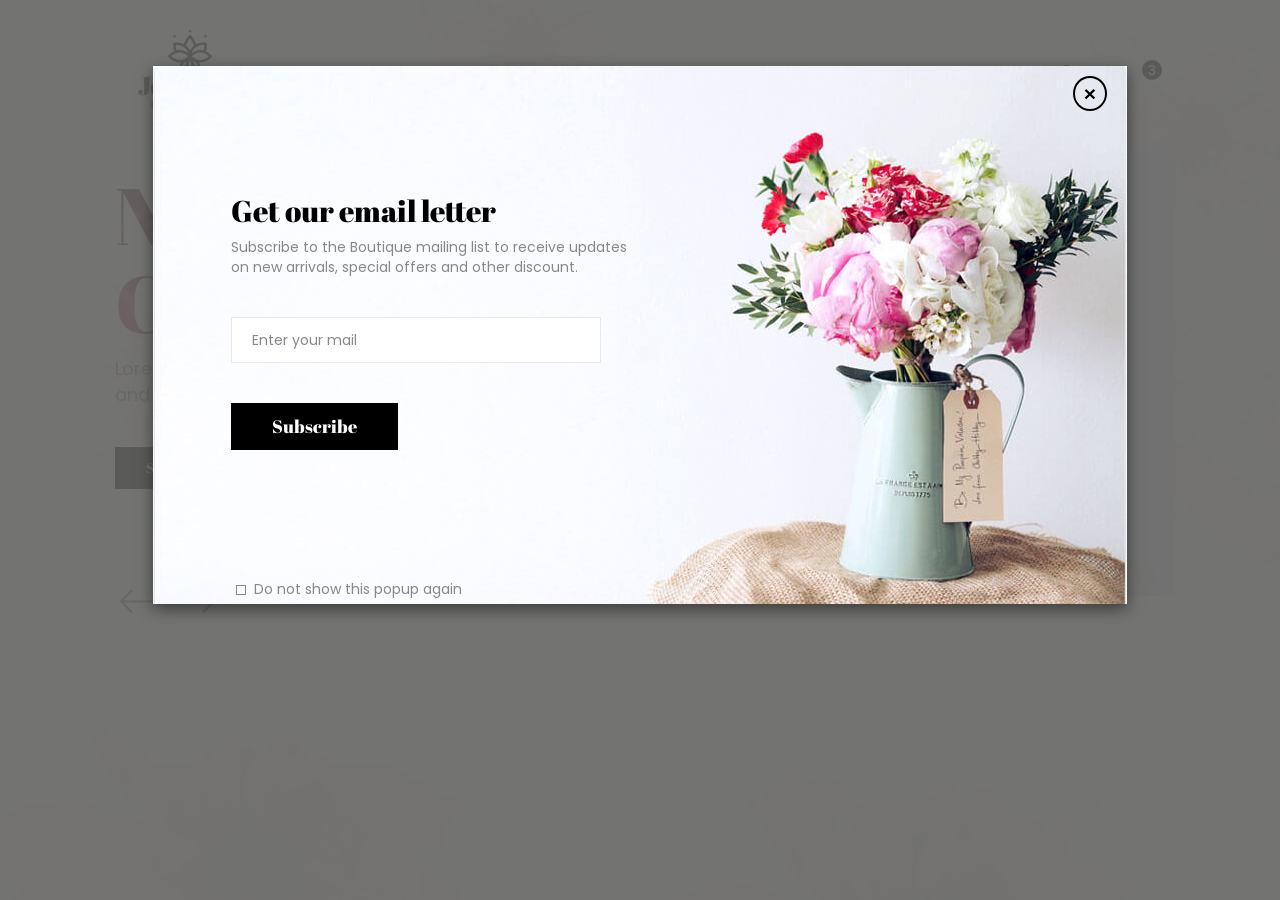
<file: flower/src/main/webapp/WEB-INF/page/homev2.html>
﻿<!DOCTYPE html>
<html>
<head>
<title>homev2</title>
<meta charset="utf-8">
<!-- bootstrap vs fontawesome-->
<meta name="viewport" content="width=device-width, initial-scale=1">
<link rel="stylesheet" href="css/bootstrap.min.css" >
<link rel="icon" href="img/favicon.png" type="image/x-icon"/>
<link rel="stylesheet" type="text/css" href="css/style-homev2.css">
<link rel="stylesheet" type="text/css" href="css/style-fix-nav.css">
<!-- GG FONT -->
<link href="https://fonts.googleapis.com/css?family=Abril+Fatface" rel="stylesheet">
<link href="https://fonts.googleapis.com/css?family=Poppins:300,400,500,700" rel="stylesheet">
<link rel="stylesheet" href="css/fontawesome.css" >
</head>
<body onload="popup()">

    

<div id="myModal" class="modal fade" role="dialog">
<div class="modal-dialog">

<!-- Modal content-->
<div class="modal-content">
 
    <button type="button" class="close" data-dismiss="modal">&times;</button>
    <img src="img/popup-v2.jpg" class="img-responsive" alt="img-holiwood">
    <div class="text-popup">
    	<h1>Get our email letter</h1>
    	<p class="hidden-xs">Subscribe to the Boutique mailing list to receive updates<br>on new arrivals, special offers and other discount.</p>
    	<form class="form-group" action="mail" method="post">
    		<input type="text" name="input-mail" placeholder="Enter your mail" class="input-lg"><br>
    		<button type="submit">Subscribe</button>
    	</form>
    	<label for="donot"><input type="checkbox" name="input-check" id="donot"><span class="checkmark"></span>Do not show this popup again</label>
    </div>
</div>

</div>
</div>
<header>
	<div class="container-fluid">
	<div class="row">

		<div class="col-lg-2 col-md-2 col-sm-2 col-xs-3 logo-mobile"><a href="#"><img src="img/logo.png" class="img-responsive" alt="img-holiwood"></a></div>

		<div class="col-lg-6 col-md-6 col-sm-12 col-xs-12 menu-mobile">
			<div class="collapse navbar-collapse" id="myNavbar">
				
			
			<ul class="nav navbar-nav menu-main">
				<li class="dropdown menu-home">

					<a href="#" id="home-menu" class="dropdown-toggle" data-toggle="dropdown">Home</a>
					<ul class="menu-home-lv2 dropdown-menu">
						<li class="li-home"><i class="fas fa-long-arrow-alt-right hidden-md hidden-sm hidden-xs"></i><a href="homev1.html">Home 1</a></li>
						<li class="li-home"><i class="fas fa-long-arrow-alt-right hidden-md hidden-sm hidden-xs"></i><a href="homev2.html">Home 2</a></li>
						<li class="li-home"><i class="fas fa-long-arrow-alt-right hidden-md hidden-sm hidden-xs"></i><a href="homev3.html">Home 3</a></li>
						
					</ul>
				</li>
				<li class="shop-menu dropdown"><a href="#" class="dropdown-toggle" data-toggle="dropdown">Shop +</a><figure id="shop-1" class="hidden-sm hidden-xs"></figure>
					<div class="dropdown-menu">
				<div class="container container-menu">
					<ul class="row">
				<li class="col-lg-8 col-md-8 col-sm-12 col-xs-12">
					<ul>
						<li class="col-lg-4 col-md-4 col-sm-12 col-xs-12 menu-home-lv2">
							<ul>
								<li><a href="#">SHOP PAGE</a> </li>
									<li class="li-home li-one"><i class="fas fa-long-arrow-alt-right hidden-sm hidden-md hidden-xs"></i><a href="shop-right-sidebar.html">Right sidebar</a></li>
									<li class="li-home"><i class="fas fa-long-arrow-alt-right hidden-sm hidden-md hidden-xs"></i><a href="shop-left-sidebar.html">Left sidebar</a></li>
									<li class="li-home"><i class="fas fa-long-arrow-alt-right hidden-sm hidden-md hidden-xs"></i><a href="shop-full-screen.html">Full screen</a></li>
									<li class="li-home"><i class="fas fa-long-arrow-alt-right hidden-sm hidden-md hidden-xs"></i><a href="shop-full-width.html">Full width</a></li>
									<li class="li-home"><i class="fas fa-long-arrow-alt-right hidden-sm hidden-md hidden-xs"></i><a href="singel-detail.html">Singel detail</a></li>
								
							</ul>
						</li>
						<li class="col-lg-4 col-md-4 col-sm-12 col-xs-12 menu-home-lv2">
							<ul>
								<li><a href="#">CHECKING PAGE</a></li> 
									<li class="li-home li-one"><i class="fas fa-long-arrow-alt-right hidden-sm hidden-md hidden-xs"></i><a href="shopping-cart.html">Shopping Cart</a></li>
									<li class="li-home"><i class="fas fa-long-arrow-alt-right hidden-sm hidden-md hidden-xs"></i><a href="checkout.html">Checkout</a></li>
									<li class="li-home"><i class="fas fa-long-arrow-alt-right hidden-sm hidden-md hidden-xs"></i><a href="order.html">Order</a></li>
							</ul>
						</li>
						<li class="col-lg-4 col-md-4 col-sm-12 col-xs-12 menu-home-lv2">
							<ul>
								<li><a href="#">OTHER PAGE</a></li>
									<li class="li-home li-one"><i class="fas fa-long-arrow-alt-right hidden-sm hidden-md hidden-xs"></i><a href="FAQ.html">FAQ</a></li>
									<li class="li-home"><i class="fas fa-long-arrow-alt-right hidden-sm hidden-md hidden-xs"></i><a href="login_register.html">Login/Register</a></li>
									<li class="li-home"><i class="fas fa-long-arrow-alt-right hidden-sm hidden-md hidden-xs"></i><a href="page404.html">Page404</a></li>
									<li class="li-home"><i class="fas fa-long-arrow-alt-right hidden-sm hidden-md hidden-xs"></i><a href="tracking.html">Tracking</a></li>
									<li class="li-home"><i class="fas fa-long-arrow-alt-right hidden-sm hidden-md hidden-xs"></i><a href="wishlist.html">Wishlist</a></li>
							</ul>
						</li>
						
					</ul>
				</li>
				<li class="col-lg-4 col-md-4 hidden-sm hidden-xs li-banner">
					<a href="#"><img src="img/Shop-now-banner.png" class="img-responsive" alt="img-holiwood"></a>
				</li>
				
					</ul>

				</div>
			</div>
				</li>
				<li class="wedding-menu"><a href="about.html">About Us</a><figure id="wedding-1" class="hidden-sm hidden-xs"></figure></li>
				<li class="blog-menu dropdown">
						<a href="#" class="dropdown-toggle" data-toggle="dropdown">Blog</a><figure id="blog-1" class=" hidden-sm hidden-md hidden-xs"></figure>
						<ul class="menu-home-lv2 dropdown-menu">
							<li class="li-home"><i class="fas fa-long-arrow-alt-right hidden-sm hidden-md hidden-xs"></i><a href="blog.html">Blog right sidebar</a></li>
							<li class="li-home"><i class="fas fa-long-arrow-alt-right hidden-sm hidden-md hidden-xs"></i><a href="blog-left-sidebar.html">Blog Left sidebar</a></li>
							<li class="li-home"><i class="fas fa-long-arrow-alt-right hidden-sm hidden-md hidden-xs"></i><a href="blog-no-sidebar.html">Blog no sidebar</a></li>
							<li class="li-home"><i class="fas fa-long-arrow-alt-right hidden-sm hidden-md hidden-xs"></i><a href="singel-post-left-sidebar.html">Singel post left sidebar</a></li>
							<li class="li-home"><i class="fas fa-long-arrow-alt-right hidden-sm hidden-md hidden-xs"></i><a href="singel-post-right-sidebar.html">Singel post right sidebar</a></li>
							<li class="li-home"><i class="fas fa-long-arrow-alt-right hidden-sm hidden-md hidden-xs"></i><a href="singel-post-no-sidebar.html">Singel post no sidebar</a></li>
						</ul>
					</li>
				<li class="contact-menu"><a href="contact.html">Contact</a><figure id="contact-1" class="hidden-sm hidden-xs"></figure></li>
			</ul>
			</div>
		</div>
		<div class="col-lg-4 col-md-4 col-sm-10 col-xs-9 icon-tablet">
			<ul class="nav navbar-nav navbar-right icon-menu">
				
				
				<li id="input-search" class="li-icon">
					<a href="#"><img id="search-img" src="img/Search.png" class="img-responsive" alt="img-holiwood"></a>
			
				</li>
				<li class="li-icon"><a href="#"><i class="far fa-user"></i></a></li>
				<li class="li-icon cart-menu"><a href="#"><img src="img/cart.png" id="img-cart" class="img-responsive" alt="img-holiwood"></a></li>
			</ul>
		</div>
		<div class="navbar-header">
					<button type="button" class="navbar-toggle btn-menu-mobile" data-toggle="collapse" data-target="#myNavbar">
					    <span class="icon-bar icon-bar-1"></span>
    					<span class="icon-bar icon-bar-2"></span>
    					<span class="icon-bar icon-bar-3"></span>                
					   	</button>
			 </div>
	</div>
	</div>

</header>
<main>

	<div id="myCarousel" class="carousel slide" data-ride="carousel">

<div class="content-search">

                            <div class="container container-100">
                            	<i class="far fa-times-circle" id="close-search"></i>
                                <h3 class="text-center">what are your looking for ?</h3>
                                <form method="get" action="/search" role="search" style="position: relative;">
                                  <input type="text" class="form-control control-search" value="" autocomplete="off" placeholder="Enter Search ..." aria-label="SEARCH" name="q">

                                  <button class="button_search" type="submit">search</button>
                                </form>
                            </div>
                            
</div>
<div class="sidebar-cart">
	<i class="far fa-times-circle" id="close-cart"></i>
	<div class="product-cart">
		<div class="img-cart"><img src="img/collec-1.jpg" class="img-responsive" alt="img-holiwood"></div>
					<div class="info-cart">
						<h1>Pink roses</h1>
						<span class="number">x1</span>
						<span class="prince-cart">$207.2</span>
					</div>
	</div>
	<div class="product-cart">
		<div class="img-cart"><img src="img/collec-2.jpg" class="img-responsive" alt="img-holiwood"></div>
					<div class="info-cart">
						<h1>Eleganr by BloomNation</h1>
						<span class="number">x1</span>
						<span class="prince-cart">$207.2</span>
					</div>
	</div>
	<div class="product-cart">
		<div class="img-cart"><img src="img/collec-3.jpg" class="img-responsive" alt="img-holiwood"></div>
					<div class="info-cart">
						<h1>Queen Rose - Yellow</h1>
						<span class="number">x1</span>
						<span class="prince-cart">$207.2</span>
					</div>
	</div>
</div>
<!-- Wrapper for slides -->
<div class="carousel-inner">
<div class="item active slide-1">
	<div class="title-slide col-lg-6 col-md-6 col-sm-6 col-xs-6">
    	<h3 class="clip-text">New<br> Collection.</h3>
    	 <p>Lorem Ipsum is simply dummy text of the printing<br class="hidden-xs hidden-sm"> and typesetting industry</p>
    	 <a href="#">Shop now</a>
    </div>
	<div class="img-slide col-lg-6 col-md-6 col-sm-6 col-xs-6">
		<img src="img/img-slide-h21.png" class="img-responsive" alt="img-holiwood">
	</div>
</div>

<div class="item slide-2">
	<div class="title-slide col-lg-6 col-md-6 col-sm-6 col-xs-6">
		<p id="p1">BECAUSE OF YOU, I AM ME.</p>
    	<h3 class="clip-text-2" id="h1">Happy<br> Mother's Day.</h3>
    	<a href="#">Shop now</a>      	
    </div>
	<div class="img-slide col-lg-6 col-md-6 col-sm-6 col-xs-6">
		<img src="img/img-slide-h22.jpg" class="img-responsive" alt="img-holiwood">
	</div>
</div>

<div class="item slide-3">
	<div class="title-slide col-lg-6 col-md-6 col-sm-6 col-xs-6">
    	<h3 class="clip-text">Hello<br> Summer.</h3>
    	 <p>Lorem Ipsum is simply dummy text of the printing<br class="hidden-xs hidden-sm"> and typesetting industry</p>
    	 <a href="#">Shop now</a>
    </div>
	<div class="img-slide col-lg-6 col-md-6 col-sm-6 col-xs-6">
		<img src="img/img-slide-h23.jpg" class="img-responsive" alt="img-holiwood">
	</div>
</div>
</div>
<!-- Left and right controls -->
<a class="left carousel-control" href="#myCarousel" data-slide="prev">
<img src="img/Next.png" alt="img-holiwood">
</a>
<a class="right carousel-control" href="#myCarousel" data-slide="next">
<img src="img/Next.png" alt="img-holiwood">
</a>
</div>

</main>
<!-- boostrap & jquery -->
<script src="js/jquery.min_af.js"></script>
<script src="js/bootstrap.min_0028.js"></script>
<!-- js file -->
<script src="js/function-homev2.js"></script>
<script src="js/function-menu-v2.js"></script>
<script src="js/function-search-v2.js"></script>
</body>
</html>
</file>
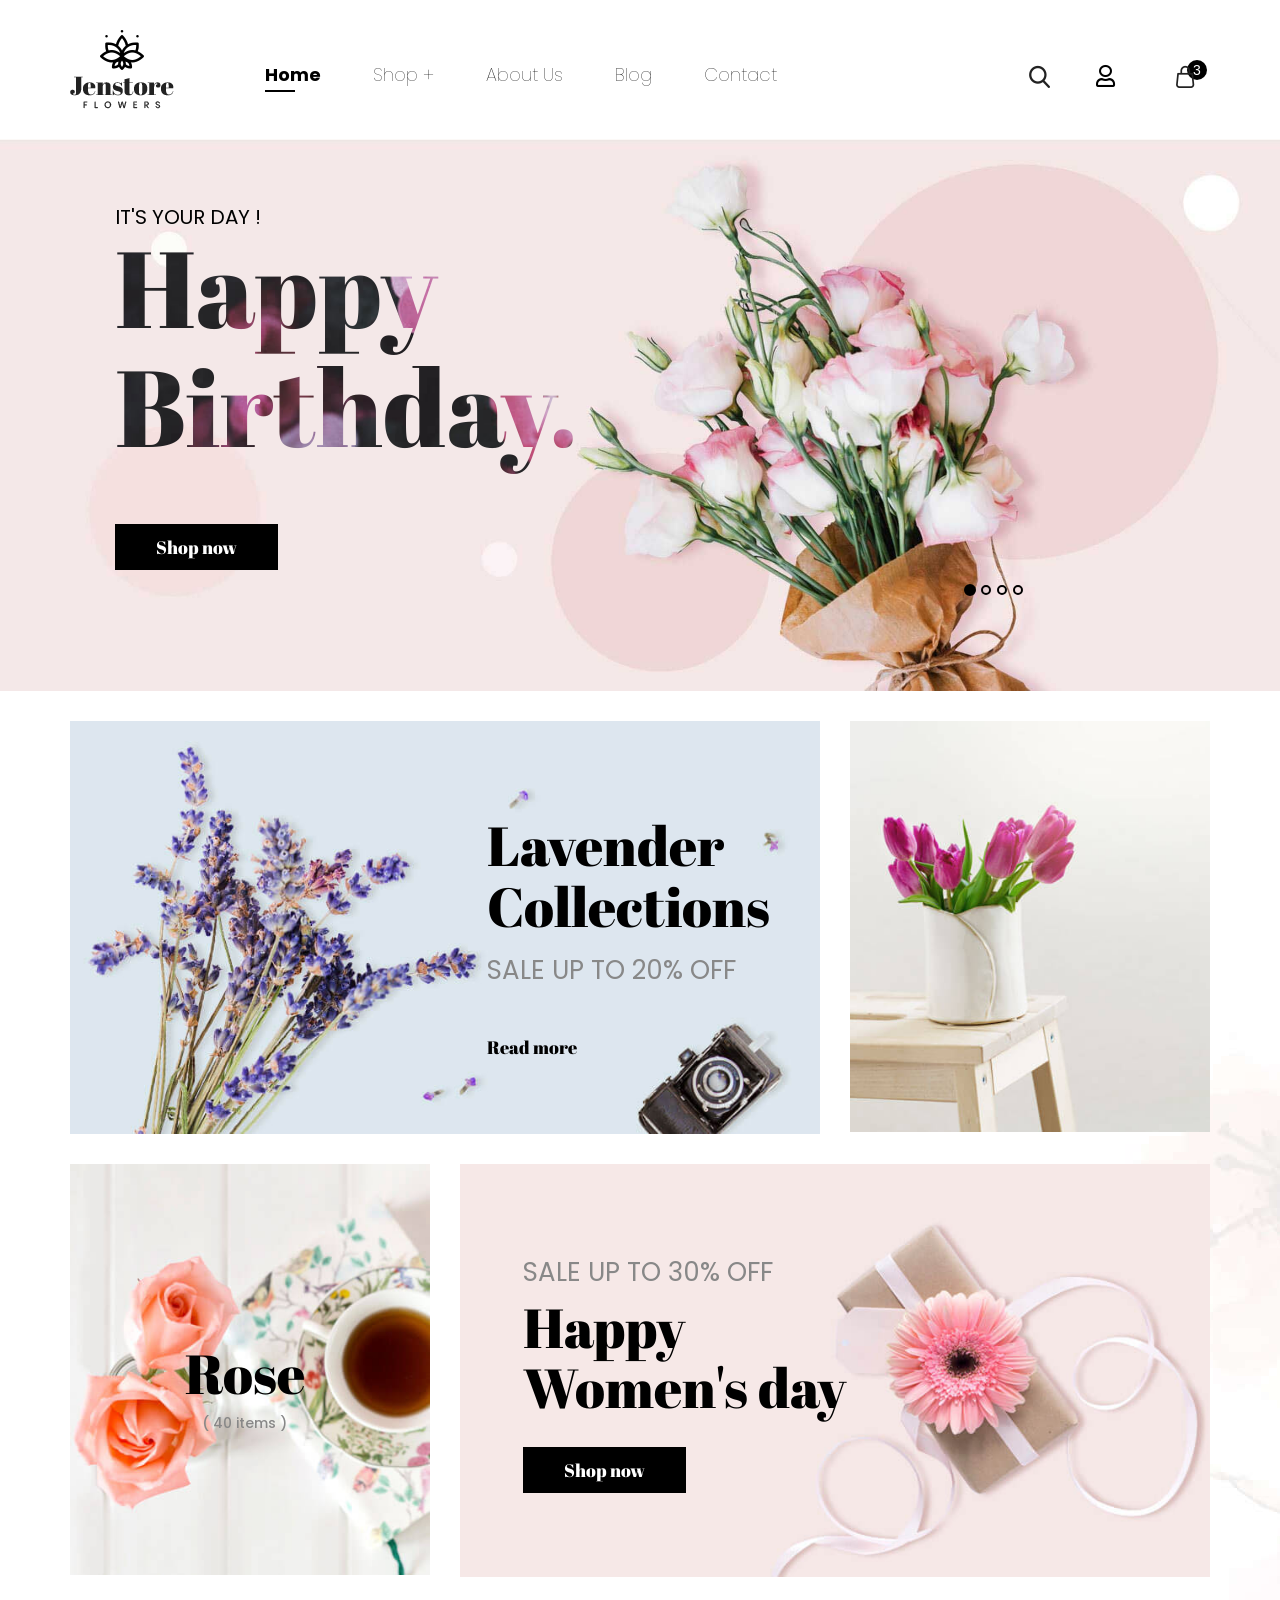
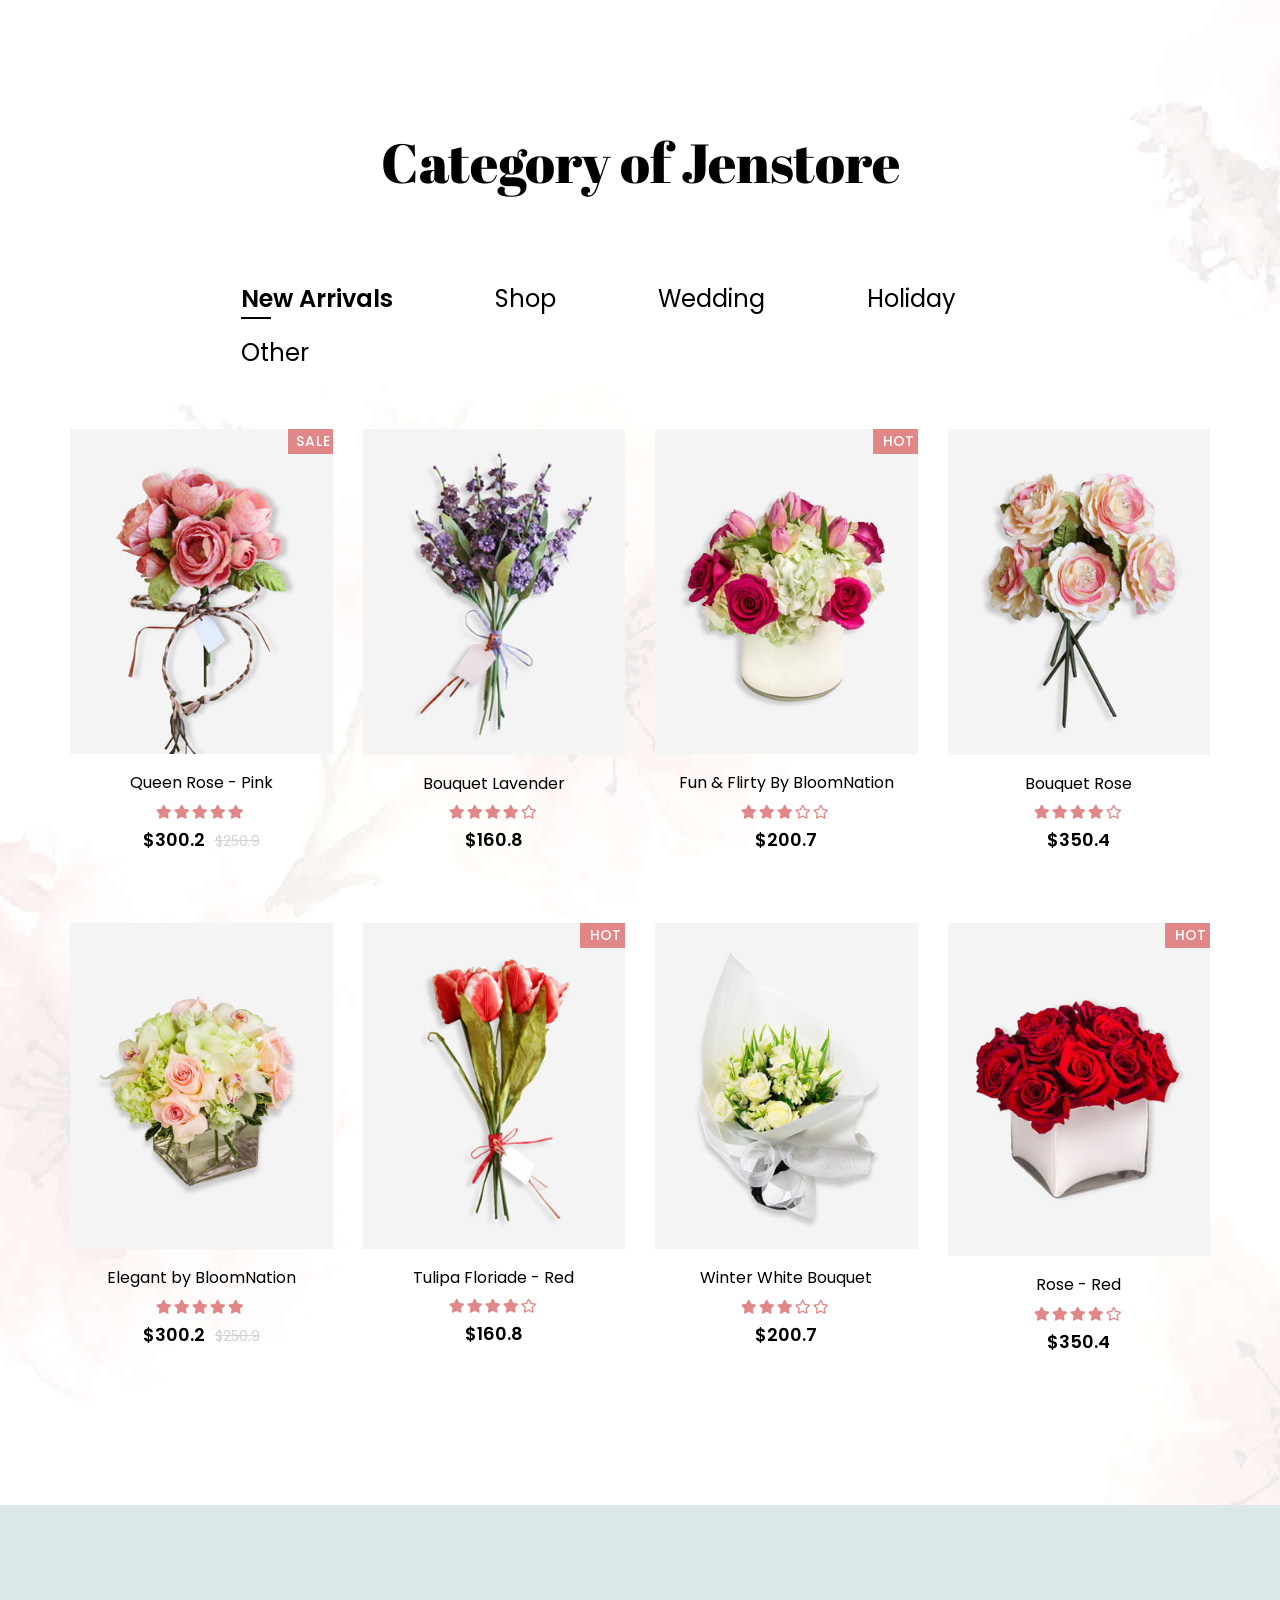
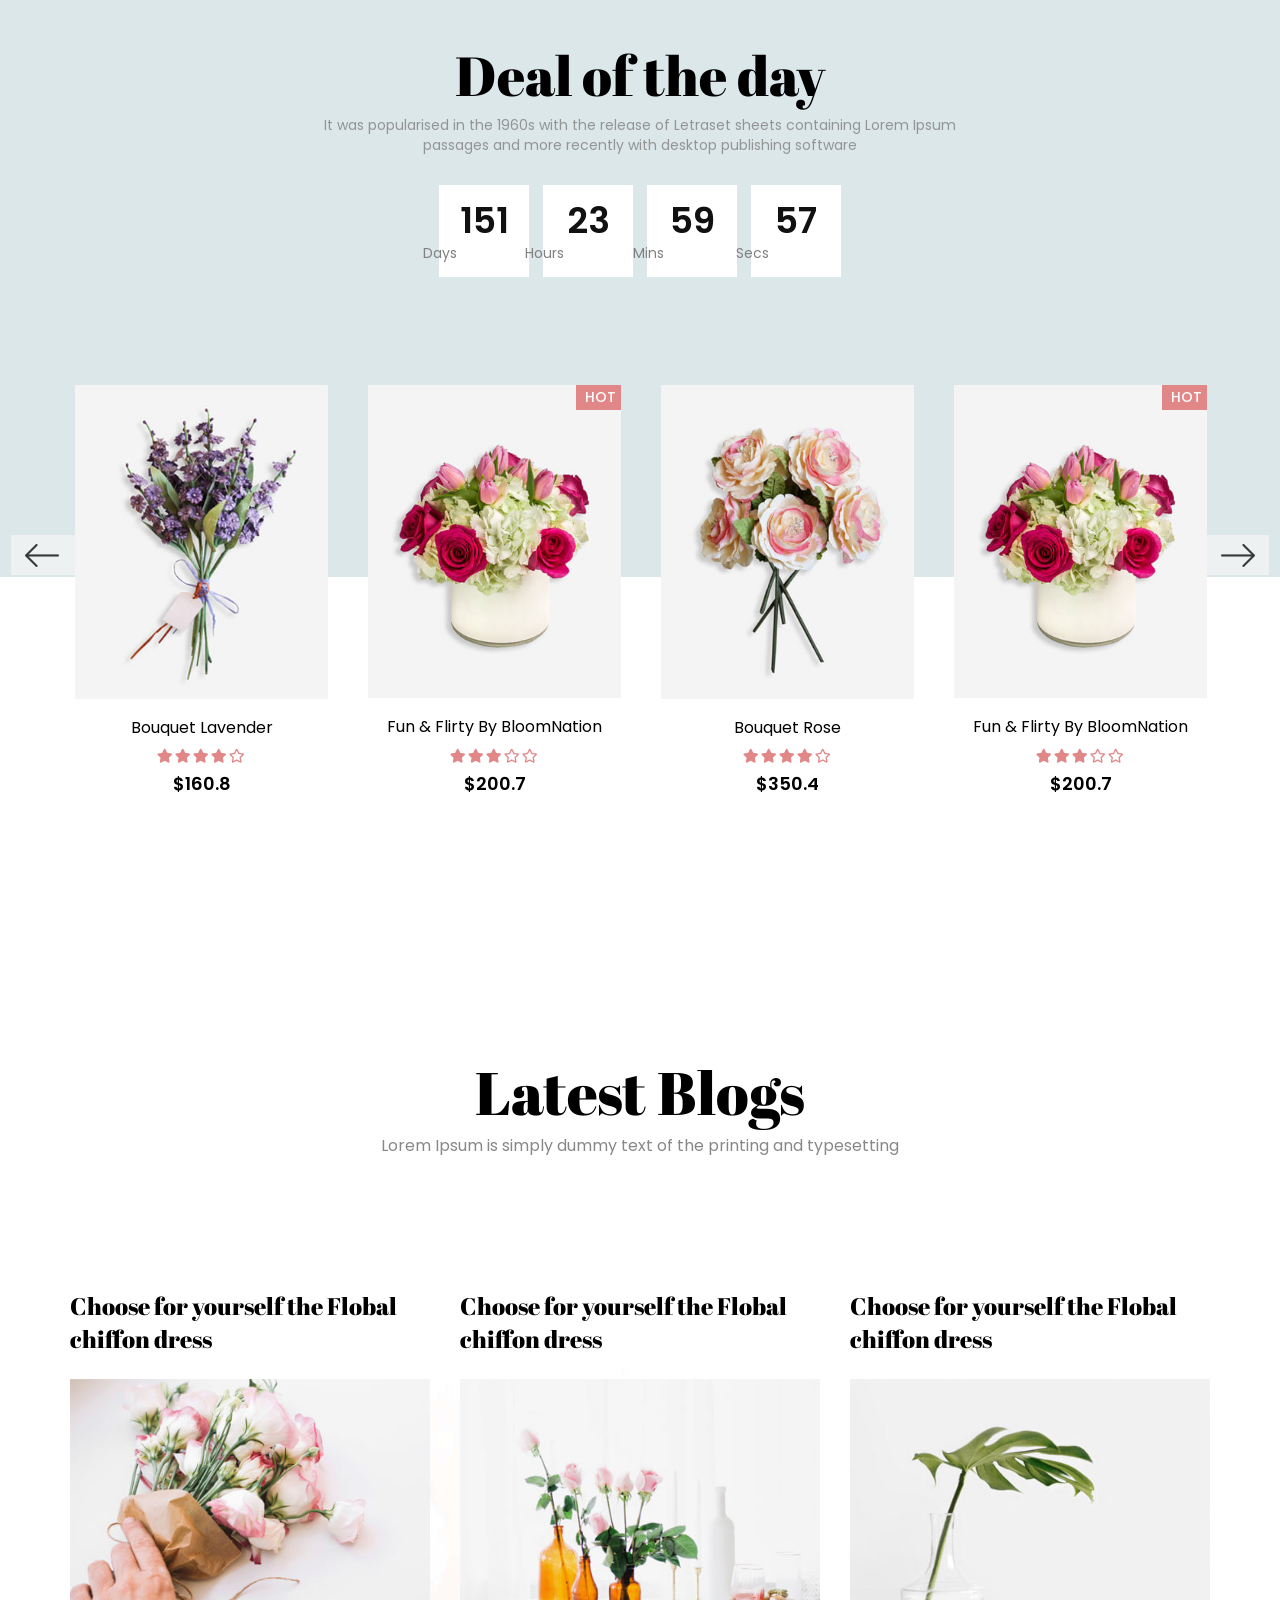
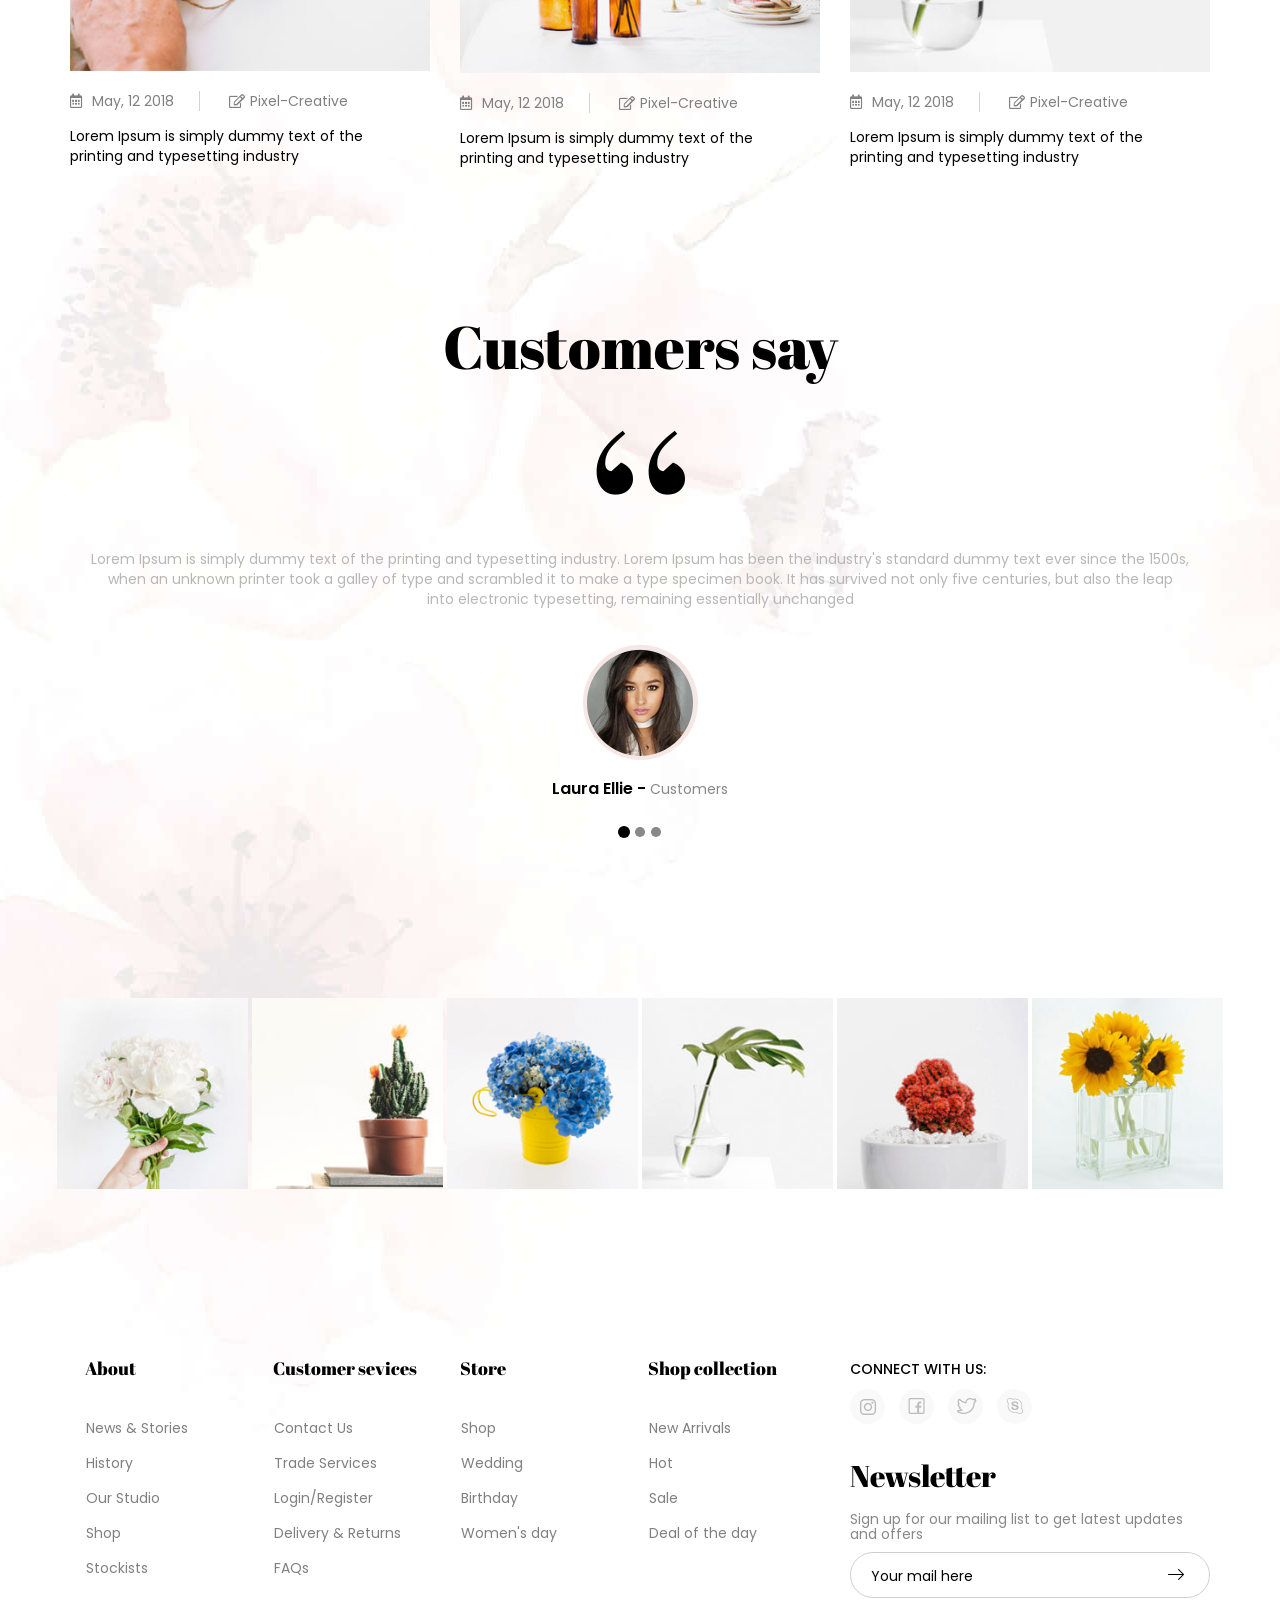
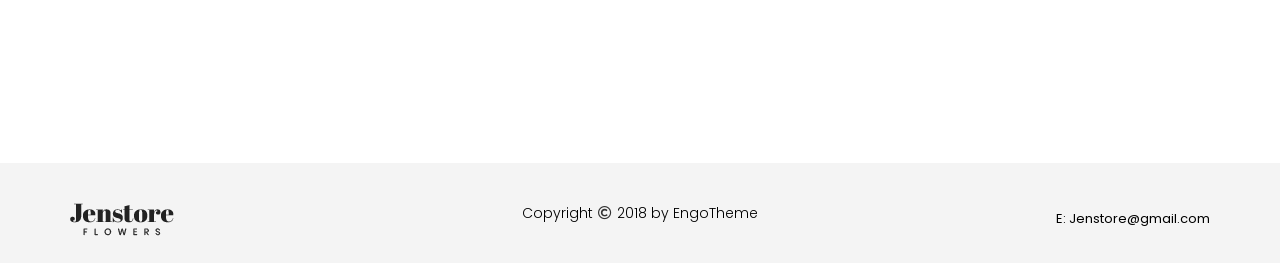
<file: flower/src/main/webapp/WEB-INF/page/homev3.html>
﻿<!DOCTYPE html>
<html>
<head>
<title>homev3</title>
<meta charset="utf-8">
<!-- bootstrap vs fontawesome-->
<meta name="viewport" content="width=device-width, initial-scale=1">
<link rel="stylesheet" href="css/bootstrap.min.css" >
<link rel="icon" href="img/favicon.png" type="image/x-icon"/>
<link rel="stylesheet" type="text/css" href="css/style-homev3.css">
<link rel="stylesheet" type="text/css" href="css/style-res-v3.css">
<link rel="stylesheet" type="text/css" href="css/style-fix-nav.css">
<link rel="stylesheet" type="text/css" href="css/style-form-search-mobile.css">
<!-- slick -->
<link rel="stylesheet" type="text/css" href="slick/slick.css">
<link rel="stylesheet" type="text/css" href="slick/slick-theme.css">
<!-- GG FONT -->
<link href="https://fonts.googleapis.com/css?family=Abril+Fatface" rel="stylesheet">
<link href="https://fonts.googleapis.com/css?family=Poppins:300,400,500,700" rel="stylesheet">
<link rel="stylesheet" href="css/fontawesome.css" >
</head>
<body>



<header class="container" id="header-v3">

<div class="row">
	<div class="col-lg-2 col-md-2 col-sm-2 col-xs-3 logo"><a href="#"><img src="img/logo.png" alt="holiwood"></a></div>
	<div class="col-lg-7 col-md-7 col-sm-12 col-xs-12 menu-mobile">
		<div class=" collapse navbar-collapse" id="myNavbar">
			
		<form class="hidden-lg hidden-md form-group form-search-mobile">
			<input type="text" name="search" placeholder="Search here..." class="form-control">
			<button type="submit"><img src="img/Search.png" alt="search" class="img-responsive"></button>
		</form>
		<ul class="nav navbar-nav menu-main">
			
			<li class="dropdown menu-home">
				<a href="#" id="home-menu" class="dropdown-toggle" data-toggle="dropdown">Home</a>
				<ul class="menu-home-lv2 dropdown-menu">
					<li class="li-home"><i class="fas fa-long-arrow-alt-right hidden-sm hidden-md hidden-xs"></i><a href="homev1.html">Home 1</a></li>
					<li class="li-home"><i class="fas fa-long-arrow-alt-right hidden-sm hidden-md hidden-xs"></i><a href="homev2.html">Home 2</a></li>
					<li class="li-home"><i class="fas fa-long-arrow-alt-right hidden-sm hidden-md hidden-xs"></i><a href="homev3.html">Home 3</a></li>
					
				</ul>
			</li>
			<li class="shop-menu dropdown"><a href="#" class="dropdown-toggle" data-toggle="dropdown">Shop +</a><figure id="shop-1" class=" hidden-sm hidden-md hidden-xs"></figure>
				<div class="dropdown-menu">
			<div class="container container-menu">
				<ul class="row">
			<li class="col-lg-8 col-md-8 col-sm-12 col-xs-12">
				<ul>
					<li class="col-lg-4 col-md-4 col-sm-12 col-xs-12 menu-home-lv2">
						<ul>
									<li><a href="#">SHOP PAGE</a> </li>
									<li class="li-home li-one"><i class="fas fa-long-arrow-alt-right hidden-sm hidden-md hidden-xs"></i><a href="shop-right-sidebar.html">Right sidebar</a></li>
									<li class="li-home"><i class="fas fa-long-arrow-alt-right hidden-sm hidden-md hidden-xs"></i><a href="shop-left-sidebar.html">Left sidebar</a></li>
									<li class="li-home"><i class="fas fa-long-arrow-alt-right hidden-sm hidden-md hidden-xs"></i><a href="shop-full-screen.html">Full screen</a></li>
									<li class="li-home"><i class="fas fa-long-arrow-alt-right hidden-sm hidden-md hidden-xs"></i><a href="shop-full-width.html">Full width</a></li>
									<li class="li-home"><i class="fas fa-long-arrow-alt-right hidden-sm hidden-md hidden-xs"></i><a href="singel-detail.html">Singel detail</a></li>
						</ul>
					</li>
					<li class="col-lg-4 col-md-4 col-sm-12 col-xs-12 menu-home-lv2">
						<ul>
									<li><a href="#">CHECKING PAGE</a></li> 
									<li class="li-home li-one"><i class="fas fa-long-arrow-alt-right hidden-sm hidden-md hidden-xs"></i><a href="shopping-cart.html">Shopping Cart</a></li>
									<li class="li-home"><i class="fas fa-long-arrow-alt-right hidden-sm hidden-md hidden-xs"></i><a href="checkout.html">Checkout</a></li>
									<li class="li-home"><i class="fas fa-long-arrow-alt-right hidden-sm hidden-md hidden-xs"></i><a href="order.html">Order</a></li>
						</ul>
					</li>
					<li class="col-lg-4 col-md-4 col-sm-12 col-xs-12 menu-home-lv2">
						<ul>
									<li><a href="#">OTHER PAGE</a></li>
									<li class="li-home li-one"><i class="fas fa-long-arrow-alt-right hidden-sm hidden-md hidden-xs"></i><a href="FAQ.html">FAQ</a></li>
									<li class="li-home"><i class="fas fa-long-arrow-alt-right hidden-sm hidden-md hidden-xs"></i><a href="login_register.html">Login/Register</a></li>
									<li class="li-home"><i class="fas fa-long-arrow-alt-right hidden-sm hidden-md hidden-xs"></i><a href="page404.html">Page404</a></li>
									<li class="li-home"><i class="fas fa-long-arrow-alt-right hidden-sm hidden-md hidden-xs"></i><a href="tracking.html">Tracking</a></li>
									<li class="li-home"><i class="fas fa-long-arrow-alt-right hidden-sm hidden-md hidden-xs"></i><a href="wishlist.html">Wishlist</a></li>
						</ul>
					</li>
					
				</ul>
			</li>
			<li class="col-lg-4 col-md-4 hidden-sm hidden-xs li-banner">
				<a href="#"><img src="img/Shop-now-banner.png" alt="banner"></a>
			</li>
			
				</ul>
			</div>
		</div>
			</li>
			<li class="wedding-menu"><a href="about.html">About Us</a><figure id="wedding-1" class=" hidden-sm hidden-md hidden-xs"></figure></li>
			<li class="blog-menu dropdown">
						<a href="#" class="dropdown-toggle" data-toggle="dropdown">Blog</a><figure id="blog-1" class=" hidden-sm hidden-md hidden-xs"></figure>
						<ul class="menu-home-lv2 dropdown-menu">
							<li class="li-home"><i class="fas fa-long-arrow-alt-right hidden-sm hidden-md hidden-xs"></i><a href="blog.html">Blog right sidebar</a></li>
							<li class="li-home"><i class="fas fa-long-arrow-alt-right hidden-sm hidden-md hidden-xs"></i><a href="blog-left-sidebar.html">Blog Left sidebar</a></li>
							<li class="li-home"><i class="fas fa-long-arrow-alt-right hidden-sm hidden-md hidden-xs"></i><a href="blog-no-sidebar.html">Blog no sidebar</a></li>
							<li class="li-home"><i class="fas fa-long-arrow-alt-right hidden-sm hidden-md hidden-xs"></i><a href="singel-post-left-sidebar.html">Singel post left sidebar</a></li>
							<li class="li-home"><i class="fas fa-long-arrow-alt-right hidden-sm hidden-md hidden-xs"></i><a href="singel-post-right-sidebar.html">Singel post right sidebar</a></li>
							<li class="li-home"><i class="fas fa-long-arrow-alt-right hidden-sm hidden-md hidden-xs"></i><a href="singel-post-no-sidebar.html">Singel post no sidebar</a></li>
						</ul>
					</li>
			<li class="contact-menu"><a href="contact.html">Contact</a><figure id="contact-1" class=" hidden-sm hidden-md hidden-xs"></figure></li>
			<li class="hidden-lg hidden-md"><a href="#"><i class="far fa-user"></i> My Account</a></li>
			<li><figure id="btn-close-menu" class="hidden-lg hidden-md"><i class="far fa-times-circle"></i></figure></li>
		</ul>
		</div>
	</div>
	<div class="col-lg-3 col-md-3 col-sm-10 col-xs-9">
		<ul class="nav navbar-nav navbar-right icon-menu">
			
			
			<li id="input-search" class="hidden-sm hidden-xs">
		<a href="#"><img id="search-img" src="img/Search.png" alt="search"></a>
		
			</li>
			<li class="icon-user hidden-sm hidden-xs"><a href="#"><i class="far fa-user"></i></a></li>
			<li class="dropdown cart-menu">
		<a href="#" class="dropdown-toggle" data-toggle="dropdown"><img src="img/cart.png" id="img-cart" alt="cart"></a>
		<div class="dropdown-menu">
			<div class="cart-1">
				<div class="img-cart"><img src="img/collec-1.jpg" class="img-responsive" alt="holiwood"></div>
				<div class="info-cart">
					<h1>Pink roses</h1>
					<span class="number">x1</span>
					<span class="prince-cart">$207.2</span>
				</div>
			</div>
			<div class="cart-1">
				<div class="img-cart"><img src="img/collec-2.jpg" class="img-responsive" alt="holiwood"></div>
				<div class="info-cart">
					<h1>Eleganr by BloomNation</h1>
					<span class="number">x1</span>
					<span class="prince-cart">$207.2</span>
				</div>
			</div>
			<div class="cart-1">
				<div class="img-cart"><img src="img/collec-3.jpg" class="img-responsive" alt="holiwood"></div>
				<div class="info-cart">
					<h1>Queen Rose - Yellow</h1>
					<span class="number">x1</span>
					<span class="prince-cart">$207.2</span>
				</div>
			</div>
			<div class="total">
				<span>Total:</span>
				<span>$621.6</span>
			</div>
			<div id="div-cart-menu">
				<a href="#">ADD TO CART</a>
				<a href="#" class="check">CHECK VIEW</a>
			</div>
		</div>
	</li>
		</ul>
	</div>
	<div class="navbar-header mobile-menu">
				<button type="button" class="navbar-toggle btn-menu-mobile" data-toggle="collapse" data-target="#myNavbar">
				    <i class="fas fa-bars"></i>                 
				   	</button>
	</div>
</div>

</header>
<main>
	<div class="content-search">

                            <div class="container container-100">
                            	<i class="far fa-times-circle" id="close-search"></i>
                                <h3 class="text-center">what are your looking for ?</h3>
                                <form method="get" action="/search" role="search" style="position: relative;">
                                  <input type="text" class="form-control control-search" value="" autocomplete="off" placeholder="Enter Search ..." aria-label="SEARCH" name="q">

                                  <button class="button_search" type="submit">search</button>
                                </form>
                            </div>
                            
</div>
<div class="slider-banner">
<div id="myCarousel" class="carousel slide" data-ride="carousel">
<!-- Indicators -->
<ol class="carousel-indicators">
<li data-target="#myCarousel" data-slide-to="0" class="active"></li>
<li data-target="#myCarousel" data-slide-to="1"></li>
<li data-target="#myCarousel" data-slide-to="2"></li>
<li data-target="#myCarousel" data-slide-to="3"></li>
</ol>

<!-- Wrapper for slides -->
<div class="carousel-inner">
<div class="item active slide1">
<img src="img/homev3-slider1.jpg" alt="holiwood">
<div class="carousel-caption">
<h3>IT'S YOUR DAY !</h3>
<h1>Happy<br>Birthday.</h1>
<a href="#">Shop now</a>
</div>
</div>

<div class="item slide2">
<img src="img/homev3-slider2.jpg" alt="holiwood">
<div class="carousel-caption">  
<h1>New<br>Collections</h1>
<h2>A PERPECT BOUQUET</h2>
<a href="#">Shop now</a>
</div>
</div>

<div class="item slide1">
<img src="img/homev3-slider1.jpg" alt="holiwood">
<div class="carousel-caption">
<h3>IT'S YOUR DAY !</h3>
<h1>Happy<br>Birthday.</h1>
<a href="#">Shop now</a>
</div>
</div>
<div class="item slide2">
<img src="img/homev3-slider2.jpg" alt="holiwood">
<div class="carousel-caption">  
<h1>New<br>Collections</h1>
<h2>A PERPECT BOUQUET</h2>
<a href="#">Shop now</a>
</div>
</div>
</div> 
</div>
</div>
<div class="show-img">
<div class="container">
<div class="row">
	<div class="show-item">
		<div class="col-lg-8 col-md-8 col-sm-8 col-xs-8 item-1">
		<figure id="figure-show-1"><a href="#"><img src="img/homev3-show-image1.jpg" class="img-responsive" alt="holiwood"></a></figure>
		<div class="show-title-1">
			<h1>Lavender<br>Collections</h1>
			<h2>SALE UP TO 20% OFF</h2>
			<a href="#">Read more</a>
		</div>
		
		</div>
		<div class="col-lg-4 col-md-4 col-sm-4 col-xs-4 item-2">
		<figure id="figure-show-2"><a href="#"><img src="img/homev3-show-image2.jpg" class="img-responsive" alt="holiwood"></a></figure>
		</div>
	
		<div class="col-lg-4 col-md-4 col-sm-4 col-xs-4 item-3">
		<figure id="figure-show-3"><a href="#"><img src="img/homev3-show-image3.jpg" class="img-responsive" alt="holiwood"></a></figure>
		<div class="show-title-2 title-1">
			<h1>Rose</h1>
			<span>( 40 items )</span>
		</div>
		
		</div>
		<div class="col-lg-8 col-md-8 col-sm-8 col-xs-8 item-4">
		<figure id="figure-show-4"><a href="#"><img src="img/homev3-show-image4.jpg" class="img-responsive" alt="holiwood"></a></figure>
		<div class="show-title-2 title-2">
			<h2>SALE UP TO 30% OFF</h2>
			<h1>Happy<br>Women's day</h1>
			<a href="#">Shop now</a>
		</div>
		
		</div>
	</div>
	
</div>
</div>
</div>
<div class="category">
<!-- Modal quick view -->
							<div id="myModal" class="modal fade" role="dialog">
							  <div class="modal-dialog">
							
							    <!-- Modal content-->
							    <div class="modal-content">
							      <div class="modal-header">
							        <button type="button" class="close" data-dismiss="modal">&times;</button>
							        
							      </div>
							      <div class="modal-body">
							       <div class="tab-content col-lg-12 col-md-12 col-sm-12 col-xs-12">
						<div id="img-pill-1" class="tab-pane fade in active">
						<div class="col-lg-6 col-md-6 col-sm-6 col-xs-12">
					<div class="col-lg-3 col-md-3 col-sm-3 col-xs-12 title-quick">
						<figure class="fi-quick"><h1>QUICK VIEW</h1></figure>
					</div>
					<div class="col-lg-9 col-md-9 col-sm-9 col-xs-12">
						<img src="img/wedding-1.jpg" class="img-responsive" alt="holiwood">
					</div>
				</div>
						<div class="col-lg-6 col-md-6 col-sm-6 col-xs-12 detail">
							<h1>Queen Rose - Pink</h1>
						<p class="p1">It is a long established fact that a reader will be distracted  by the readable content of a page when looking at its layout.</p>
						<div class="star">
							<i class="fas fa-star"></i><i class="fas fa-star"></i><i class="fas fa-star"></i><i class="fas fa-star"></i><i class="fas fa-star"></i>
							<span>10 Rating(s) | Add Your Rating</span>
						</div>
						<div class="prince"><span>$250.9</span><s class="strike">$300.02</s></div>
						<figure class="fi-option"><p class="option">Option</p></figure>
						<div class="size">
							<span class="lb-size">Size <span class="sta-red">*</span></span><span class="lb-color">Color <span class="sta-red">*</span></span>
						</div>
						<div class="select-custom">
							<select>
								<option>S</option>
								<option>M</option>
								<option>L</option>
								<option>XL</option>
							</select>
							<a href="#"><span class="color-1"></span></a> <a href="#"><span class="color-2"></span></a> <a href="#"><span class="color-3"></span></a> <a href="#"><span class="color-4"></span></a> 
							<p class="require">Required Fields <span>*</span></p>
							<div class="Quality">
								
								<div class="input-group input-number-group">
									<span class="text-qua">Quanty:</span>
									  <div class="input-group-button">
									    <span class="input-number-decrement">-</span>
									  </div>
									  <input class="input-number" type="number" min="0" max="1000" value="01" >
									  <div class="input-group-button">
									    <span class="input-number-increment">+</span>
									  </div>
									  <span class="dola">$ </span><span class="total">250.9</span>
								</div>
								
							</div>
							<div class="add-cart">
								<a href="#" class="btn-add-cart">Add to cart</a>
								<a href="#" class="list-icon icon-1"><i class="far fa-eye"></i></a>
								<a href="#" class="list-icon icon-2"><i class="far fa-heart"></i></a>
							</div>
						</div>
						</div>
			</div>
			<div id="img-pill-2" class="tab-pane fade">
				<div class="col-lg-6 col-md-6 col-sm-6 col-xs-12">
					<div class="col-lg-3 col-md-3 col-sm-3 col-xs-12 title-quick">
						<figure class="fi-quick"><h1>QUICK VIEW</h1></figure>
					</div>
					<div class="col-lg-9 col-md-9 col-sm-9 col-xs-12">
						<img src="img/queen.jpg" class="img-responsive" alt="holiwood">
					</div>
				</div>
					<div class="col-lg-6 col-md-6 col-sm-6 col-xs-12 detail">
							<h1>Queen Rose</h1>
						<p class="p1">It is a long established fact that a reader will be distracted  by the readable content of a page when looking at its layout.</p>
						<div class="star">
							<i class="fas fa-star"></i><i class="fas fa-star"></i><i class="fas fa-star"></i><i class="fas fa-star"></i><i class="fas fa-star"></i>
							<span>10 Rating(s) | Add Your Rating</span>
						</div>
						<div class="prince"><span>$300.02</span><s class="strike">$250.9</s></div>
						<figure class="fi-option"><p class="option">Option</p></figure>
						<div class="size">
							<span class="lb-size">Size <span class="sta-red">*</span></span><span class="lb-color">Color <span class="sta-red">*</span></span>
						</div>
						<div class="select-custom">
							<select>
								<option>S</option>
								<option>M</option>
								<option>L</option>
								<option>XL</option>
							</select>
							<a href="#"><span class="color-1"></span></a> <a href="#"><span class="color-2"></span></a> <a href="#"><span class="color-3"></span></a> <a href="#"><span class="color-4"></span></a> 
							<p class="require">Required Fields <span>*</span></p>
							<div class="Quality">
								
								<div class="input-group input-number-group">
									<span class="text-qua">Quanty:</span>
									  <div class="input-group-button">
									    <span class="input-number-decrement">-</span>
									  </div>
									  <input class="input-number" type="number" min="0" max="1000" value="01" >
									  <div class="input-group-button">
									    <span class="input-number-increment">+</span>
									  </div>
									  <span class="dola">$ </span><span class="total">250.9</span>
								</div>
								
							</div>
							<div class="add-cart">
								<a href="#" class="btn-add-cart">Add to cart</a>
								<a href="#" class="list-icon icon-1"><i class="far fa-eye"></i></a>
								<a href="#" class="list-icon icon-2"><i class="far fa-heart"></i></a>
							</div>
						</div>
						</div>	
			</div>
			<div id="img-pill-3" class="tab-pane fade">
				<div class="col-lg-6 col-md-6 col-sm-6 col-xs-12">
					<div class="col-lg-3 col-md-3 col-sm-3 col-xs-12 title-quick">
						<figure class="fi-quick"><h1>QUICK VIEW</h1></figure>
					</div>
					<div class="col-lg-9 col-md-9 col-sm-9 col-xs-12">
						<img src="img/laven.jpg" class="img-responsive" alt="holiwood">
					</div>
				</div>
				<div class="col-lg-6 col-md-6 col-sm-6 col-xs-12 detail">
							<h1>Lavender</h1>
						<p class="p1">It is a long established fact that a reader will be distracted  by the readable content of a page when looking at its layout.</p>
						<div class="star">
							<i class="fas fa-star"></i><i class="fas fa-star"></i><i class="fas fa-star"></i><i class="fas fa-star"></i><i class="fas fa-star"></i>
							<span>10 Rating(s) | Add Your Rating</span>
						</div>
						<div class="prince"><span>$300.02</span><s class="strike">$250.9</s></div>
						<figure class="fi-option"><p class="option">Option</p></figure>
						<div class="size">
							<span class="lb-size">Size <span class="sta-red">*</span></span><span class="lb-color">Color <span class="sta-red">*</span></span>
						</div>
						<div class="select-custom">
							<select>
								<option>S</option>
								<option>M</option>
								<option>L</option>
								<option>XL</option>
							</select>
							<a href="#"><span class="color-1"></span></a> <a href="#"><span class="color-2"></span></a> <a href="#"><span class="color-3"></span></a> <a href="#"><span class="color-4"></span></a> 
							<p class="require">Required Fields <span>*</span></p>
							<div class="Quality">
								
								<div class="input-group input-number-group">
									<span class="text-qua">Quanty:</span>
									  <div class="input-group-button">
									    <span class="input-number-decrement">-</span>
									  </div>
									  <input class="input-number" type="number" min="0" max="1000" value="01" >
									  <div class="input-group-button">
									    <span class="input-number-increment">+</span>
									  </div>
									  <span class="dola">$ </span><span class="total">250.9</span>
								</div>
								
							</div>
							<div class="add-cart">
								<a href="#" class="btn-add-cart">Add to cart</a>
								<a href="#" class="list-icon icon-1"><i class="far fa-eye"></i></a>
								<a href="#" class="list-icon icon-2"><i class="far fa-heart"></i></a>
							</div>
						</div>
						</div>
						
			</div>
			<div id="img-pill-4" class="tab-pane fade">
				<div class="col-lg-6 col-md-6 col-sm-6 col-xs-12">
					<div class="col-lg-3 col-md-3 col-sm-3 col-xs-12 title-quick">
						<figure class="fi-quick"><h1>QUICK VIEW</h1></figure>
					</div>
					<div class="col-lg-9 col-md-9 col-sm-9 col-xs-12">
						<img src="img/collec-3.jpg" class="img-responsive" alt="holiwood">
					</div>
				</div>
					<div class="col-lg-6 col-md-6 col-sm-6 col-xs-12 detail">
							<h1>Queen Rose - Yellow</h1>
						<p class="p1">It is a long established fact that a reader will be distracted  by the readable content of a page when looking at its layout.</p>
						<div class="star">
							<i class="fas fa-star"></i><i class="fas fa-star"></i><i class="fas fa-star"></i><i class="fas fa-star"></i><i class="fas fa-star"></i>
							<span>10 Rating(s) | Add Your Rating</span>
						</div>
						<div class="prince"><span>$300.02</span><s class="strike">$250.9</s></div>
						<figure class="fi-option"><p class="option">Option</p></figure>
						<div class="size">
							<span class="lb-size">Size <span class="sta-red">*</span></span><span class="lb-color">Color <span class="sta-red">*</span></span>
						</div>
						<div class="select-custom">
							<select>
								<option>S</option>
								<option>M</option>
								<option>L</option>
								<option>XL</option>
							</select>
							<a href="#"><span class="color-1"></span></a> <a href="#"><span class="color-2"></span></a> <a href="#"><span class="color-3"></span></a> <a href="#"><span class="color-4"></span></a> 
							<p class="require">Required Fields <span>*</span></p>
							<div class="Quality">
								
								<div class="input-group input-number-group">
									<span class="text-qua">Quanty:</span>
									  <div class="input-group-button">
									    <span class="input-number-decrement">-</span>
									  </div>
									  <input class="input-number" type="number" min="0" max="1000" value="01" >
									  <div class="input-group-button">
									    <span class="input-number-increment">+</span>
									  </div>
									  <span class="dola">$ </span><span class="total">250.9</span>
								</div>
								
							</div>
							<div class="add-cart">
								<a href="#" class="btn-add-cart">Add to cart</a>
								<a href="#" class="list-icon icon-1"><i class="far fa-eye"></i></a>
								<a href="#" class="list-icon icon-2"><i class="far fa-heart"></i></a>
							</div>
						</div>
						</div>	
			</div>
			</div>
			<ul class="nav nav-pills col-lg-6 col-md-6 col-sm-6 col-xs-12 img-pill">
			  <li class="active col-lg-4 col-md-4 col-sm-4 col-xs-12"><a data-toggle="pill" href="#img-pill-1"><img src="img/wedding-1.jpg" class="img-responsive" alt="holiwood"></a></li>
			  <li class="col-lg-4 col-md-4 col-sm-4 col-xs-12"><a data-toggle="pill" href="#img-pill-2"><img src="img/queen.jpg" class="img-responsive" alt="holiwood"></a></li>
			  <li class="col-lg-4 col-md-4 col-sm-4 col-xs-12"><a data-toggle="pill" href="#img-pill-3"><img src="img/laven.jpg" class="img-responsive" alt="holiwood"></a></li>
			  <li class="col-lg-4 col-md-4 col-sm-4 col-xs-12"><a data-toggle="pill" href="#img-pill-4"><img src="img/collec-3.jpg" class="img-responsive" alt="holiwood"></a></li>
			</ul>
							      </div>
							      
							    </div>
							
							  </div>
							</div>
<!-- --------------------------- -->
<div class="container">
<h1>Category of Jenstore</h1>
	<ul class="nav nav-tabs menu-category">
		<li class="new-menu active"><a data-toggle="tab" href="#menu-tab-new" id="new-menu">New Arrivals</a><figure id="new-2" class="hidden-xs"></figure></li>
		<li class="shop-menu"><a data-toggle="tab" href="#menu-tab-shop">Shop</a><figure id="shop-2" class="hidden-xs"></figure></li>
		<li class="wedding-menu"><a data-toggle="tab" href="#menu-tab-wedding">Wedding</a><figure id="wedding-2" class="hidden-xs"></figure></li>
		<li class="holiday-menu"><a data-toggle="tab" href="#menu-tab-holiday">Holiday</a><figure id="holiday-2" class="hidden-xs"></figure></li>
		<li class="other-menu"><a data-toggle="tab" href="#menu-tab-other">Other</a><figure id="other-2" class="hidden-xs"></figure></li>
	</ul>
<div class="row">
	<div class="tab-content">
		
	<!-- ------tab new---------------- -->
	<div id="menu-tab-new" class="tab-pane fade in active">
		
	
	<div class="col-lg-3 col-md-3 col-sm-6 col-xs-6 product-category">
	<div class="product-image-category">
		<figure class="sale"><a href="#"><img src="img/wedding-1.jpg" class="img-responsive" alt="holiwood"></a></figure>
			<div class="product-icon-category">
				<a href="#" data-toggle="modal" data-target="#myModal"><i class="far fa-eye"></i></a>
					
				<a href="#"><i class="fas fa-shopping-basket"></i></a>
				<a href="#"><i class="far fa-heart"></i></a>
			</div>
	</div>
	<div class="product-title-category">
			<h5><a href="#">Queen Rose - Pink</a></h5>
			<div class="star"><i class="fas fa-star"></i><i class="fas fa-star"></i><i class="fas fa-star"></i><i class="fas fa-star"></i><i class="fas fa-star"></i></div>
			<div class="prince">$300.2<s class="strike">$250.9</s></div>
	</div>
</div>
<div class="col-lg-3 col-md-3 col-sm-6 col-xs-6 product-category">
	<div class="product-image-category">
			<a href="#"><img src="img/wedding-2.jpg" class="img-responsive" alt="holiwood"></a>
			<div class="product-icon-category">
				<a href="#" data-toggle="modal" data-target="#myModal"><i class="far fa-eye"></i></a>
				<a href="#"><i class="fas fa-shopping-basket"></i></a>
				<a href="#"><i class="far fa-heart"></i></a>
			</div>
	</div>
	<div class="product-title-category">
			<h5><a href="#">Bouquet Lavender</a></h5>
			<div class="star"><i class="fas fa-star"></i><i class="fas fa-star"></i><i class="fas fa-star"></i><i class="fas fa-star"></i><i class="far fa-star"></i></div>
			<div class="prince">$160.8</div>
	</div>
</div>
<div class="col-lg-3 col-md-3 col-sm-6 col-xs-6 product-category">
	<div class="product-image-category">
		<figure class="hot"><a href="#"><img src="img/holiday-1.jpg" class="img-responsive" alt="holiwood"></a></figure>
			<div class="product-icon-category">
				<a href="#" data-toggle="modal" data-target="#myModal"><i class="far fa-eye"></i></a>
				<a href="#"><i class="fas fa-shopping-basket"></i></a>
				<a href="#"><i class="far fa-heart"></i></a>
			</div>
	</div>
	<div class="product-title-category">
			<h5><a href="#">Fun & Flirty By BloomNation</a></h5>
			<div class="star"><i class="fas fa-star"></i><i class="fas fa-star"></i><i class="fas fa-star"></i><i class="far fa-star"></i><i class="far fa-star"></i></div>
			<div class="prince">$200.7</div>
	</div>
</div>
<div class="col-lg-3 col-md-3 col-sm-6 col-xs-6 product-category">
	<div class="product-image-category">
			<a href="#"><img src="img/wedding-4.jpg" class="img-responsive" alt="holiwood"></a>
			<div class="product-icon-category">
				<a href="#" data-toggle="modal" data-target="#myModal"><i class="far fa-eye"></i></a>
				<a href="#"><i class="fas fa-shopping-basket"></i></a>
				<a href="#"><i class="far fa-heart"></i></a>
			</div>
	</div>
	<div class="product-title-category">
			<h5><a href="#">Bouquet Rose</a></h5>
			<div class="star"><i class="fas fa-star"></i><i class="fas fa-star"></i><i class="fas fa-star"></i><i class="fas fa-star"></i><i class="far fa-star"></i></div>
			<div class="prince">$350.4</div>
	</div>
</div>
<!-- ------------------------------------------------ -->
<div class="col-lg-3 col-md-3 col-sm-6 col-xs-6 product-category">
	<div class="product-image-category">
		<a href="#"><img src="img/collec-2.jpg" class="img-responsive" alt="holiwood"></a>
			<div class="product-icon-category">
				<a href="#" data-toggle="modal" data-target="#myModal"><i class="far fa-eye"></i></a>
				<a href="#"><i class="fas fa-shopping-basket"></i></a>
				<a href="#"><i class="far fa-heart"></i></a>
			</div>
	</div>
	<div class="product-title-category">
			<h5><a href="#">Elegant by BloomNation</a></h5>
			<div class="star"><i class="fas fa-star"></i><i class="fas fa-star"></i><i class="fas fa-star"></i><i class="fas fa-star"></i><i class="fas fa-star"></i></div>
			<div class="prince">$300.2<s class="strike">$250.9</s></div>
	</div>
</div>
<div class="col-lg-3 col-md-3 col-sm-6 col-xs-6 product-category">
	<div class="product-image-category">
			<figure class="hot"><a href="#"><img src="img/holiday-3.jpg" class="img-responsive" alt="holiwood"></a></figure>
			<div class="product-icon-category">
				<a href="#" data-toggle="modal" data-target="#myModal"><i class="far fa-eye"></i></a>
				<a href="#"><i class="fas fa-shopping-basket"></i></a>
				<a href="#"><i class="far fa-heart"></i></a>
			</div>
	</div>
	<div class="product-title-category">
			<h5><a href="#">Tulipa Floriade - Red</a></h5>
			<div class="star"><i class="fas fa-star"></i><i class="fas fa-star"></i><i class="fas fa-star"></i><i class="fas fa-star"></i><i class="far fa-star"></i></div>
			<div class="prince">$160.8</div>
	</div>
</div>
<div class="col-lg-3 col-md-3 col-sm-6 col-xs-6 product-category">
	<div class="product-image-category">
		<a href="#"><img src="img/holiday-2.jpg" class="img-responsive" alt="holiwood"></a>
			<div class="product-icon-category">
				<a href="#" data-toggle="modal" data-target="#myModal"><i class="far fa-eye"></i></a>
				<a href="#"><i class="fas fa-shopping-basket"></i></a>
				<a href="#"><i class="far fa-heart"></i></a>
			</div>
	</div>
	<div class="product-title-category">
			<h5><a href="#">Winter White Bouquet</a></h5>
			<div class="star"><i class="fas fa-star"></i><i class="fas fa-star"></i><i class="fas fa-star"></i><i class="far fa-star"></i><i class="far fa-star"></i></div>
			<div class="prince">$200.7</div>
	</div>
</div>
<div class="col-lg-3 col-md-3 col-sm-6 col-xs-6 product-category">
	<div class="product-image-category">
			<figure class="hot"><a href="#"><img src="img/cate-1.jpg" class="img-responsive" alt="holiwood"></a></figure>
			<div class="product-icon-category">
				<a href="#"><i class="far fa-eye"></i></a>
				<a href="#"><i class="fas fa-shopping-basket"></i></a>
				<a href="#"><i class="far fa-heart"></i></a>
			</div>
	</div>
	<div class="product-title-category">
			<h5><a href="#">Rose - Red</a></h5>
			<div class="star"><i class="fas fa-star"></i><i class="fas fa-star"></i><i class="fas fa-star"></i><i class="fas fa-star"></i><i class="far fa-star"></i></div>
			<div class="prince">$350.4</div>
	</div>
</div>
</div>
<!-- ------------end new arrial---- -->
<!-- ------------tab shop----------------- -->
<div id="menu-tab-shop" class="tab-pane fade">
		
	
	<div class="col-lg-3 col-md-3 col-sm-6 col-xs-6 product-category">
	<div class="product-image-category">
		<figure class="sale"><a href="#"><img src="img/wedding-3.jpg" class="img-responsive" alt="holiwood"></a></figure>
			<div class="product-icon-category">
				<a href="#" data-toggle="modal" data-target="#myModal"><i class="far fa-eye"></i></a>
				<a href="#"><i class="fas fa-shopping-basket"></i></a>
				<a href="#"><i class="far fa-heart"></i></a>
			</div>
	</div>
	<div class="product-title-category">
			<h5><a href="#">Queen Rose - Pink</a></h5>
			<div class="star"><i class="fas fa-star"></i><i class="fas fa-star"></i><i class="fas fa-star"></i><i class="fas fa-star"></i><i class="fas fa-star"></i></div>
			<div class="prince">$300.2<s class="strike">$250.9</s></div>
	</div>
</div>
<div class="col-lg-3 col-md-3 col-sm-6 col-xs-6 product-category">
	<div class="product-image-category">
			<a href="#"><img src="img/holiday-2.jpg" class="img-responsive" alt="holiwood"></a>
			<div class="product-icon-category">
				<a href="#" data-toggle="modal" data-target="#myModal"><i class="far fa-eye"></i></a>
				<a href="#"><i class="fas fa-shopping-basket"></i></a>
				<a href="#"><i class="far fa-heart"></i></a>
			</div>
	</div>
	<div class="product-title-category">
			<h5><a href="#">Bouquet Lavender</a></h5>
			<div class="star"><i class="fas fa-star"></i><i class="fas fa-star"></i><i class="fas fa-star"></i><i class="fas fa-star"></i><i class="far fa-star"></i></div>
			<div class="prince">$160.8</div>
	</div>
</div>
<div class="col-lg-3 col-md-3 col-sm-6 col-xs-6 product-category">
	<div class="product-image-category">
		<figure class="hot"><a href="#"><img src="img/holiday-3.jpg" class="img-responsive" alt="holiwood"></a></figure>
			<div class="product-icon-category">
				<a href="#" data-toggle="modal" data-target="#myModal"><i class="far fa-eye"></i></a>
				<a href="#"><i class="fas fa-shopping-basket"></i></a>
				<a href="#"><i class="far fa-heart"></i></a>
			</div>
	</div>
	<div class="product-title-category">
			<h5><a href="#">Fun & Flirty By BloomNation</a></h5>
			<div class="star"><i class="fas fa-star"></i><i class="fas fa-star"></i><i class="fas fa-star"></i><i class="far fa-star"></i><i class="far fa-star"></i></div>
			<div class="prince">$200.7</div>
	</div>
</div>
<div class="col-lg-3 col-md-3 col-sm-6 col-xs-6 product-category">
	<div class="product-image-category">
			<a href="#"><img src="img/wedding-1.jpg" class="img-responsive" alt="holiwood"></a>
			<div class="product-icon-category">
				<a href="#" data-toggle="modal" data-target="#myModal"><i class="far fa-eye"></i></a>
				<a href="#"><i class="fas fa-shopping-basket"></i></a>
				<a href="#"><i class="far fa-heart"></i></a>
			</div>
	</div>
	<div class="product-title-category">
			<h5><a href="#">Bouquet Rose</a></h5>
			<div class="star"><i class="fas fa-star"></i><i class="fas fa-star"></i><i class="fas fa-star"></i><i class="fas fa-star"></i><i class="far fa-star"></i></div>
			<div class="prince">$350.4</div>
	</div>
</div>
<!-- ------------------------------------------------ -->
<div class="col-lg-3 col-md-3 col-sm-6 col-xs-6 product-category">
	<div class="product-image-category">
		<a href="#"><img src="img/collec-3.jpg" class="img-responsive" alt="holiwood"></a>
			<div class="product-icon-category">
				<a href="#" data-toggle="modal" data-target="#myModal"><i class="far fa-eye"></i></a>
				<a href="#"><i class="fas fa-shopping-basket"></i></a>
				<a href="#"><i class="far fa-heart"></i></a>
			</div>
	</div>
	<div class="product-title-category">
			<h5><a href="#">Elegant by BloomNation</a></h5>
			<div class="star"><i class="fas fa-star"></i><i class="fas fa-star"></i><i class="fas fa-star"></i><i class="fas fa-star"></i><i class="fas fa-star"></i></div>
			<div class="prince">$300.2<s class="strike">$250.9</s></div>
	</div>
</div>
<div class="col-lg-3 col-md-3 col-sm-6 col-xs-6 product-category">
	<div class="product-image-category">
			<figure class="hot"><a href="#"><img src="img/wedding-1.jpg" class="img-responsive" alt="holiwood"></a></figure>
			<div class="product-icon-category">
				<a href="#" data-toggle="modal" data-target="#myModal"><i class="far fa-eye"></i></a>
				<a href="#"><i class="fas fa-shopping-basket"></i></a>
				<a href="#"><i class="far fa-heart"></i></a>
			</div>
	</div>
	<div class="product-title-category">
			<h5><a href="#">Tulipa Floriade - Red</a></h5>
			<div class="star"><i class="fas fa-star"></i><i class="fas fa-star"></i><i class="fas fa-star"></i><i class="fas fa-star"></i><i class="far fa-star"></i></div>
			<div class="prince">$160.8</div>
	</div>
</div>
<div class="col-lg-3 col-md-3 col-sm-6 col-xs-6 product-category">
	<div class="product-image-category">
		<a href="#"><img src="img/holiday-1.jpg" class="img-responsive" alt="holiwood"></a>
			<div class="product-icon-category">
				<a href="#"><i class="far fa-eye"></i></a>
				<a href="#"><i class="fas fa-shopping-basket"></i></a>
				<a href="#"><i class="far fa-heart"></i></a>
			</div>
	</div>
	<div class="product-title-category">
			<h5><a href="#">Winter White Bouquet</a></h5>
			<div class="star"><i class="fas fa-star"></i><i class="fas fa-star"></i><i class="fas fa-star"></i><i class="far fa-star"></i><i class="far fa-star"></i></div>
			<div class="prince">$200.7</div>
	</div>
</div>
<div class="col-lg-3 col-md-3 col-sm-6 col-xs-6 product-category">
	<div class="product-image-category">
			<figure class="hot"><a href="#"><img src="img/cate-1.jpg" class="img-responsive" alt="holiwood"></a></figure>
			<div class="product-icon-category">
				<a href="#"><i class="far fa-eye"></i></a>
				<a href="#"><i class="fas fa-shopping-basket"></i></a>
				<a href="#"><i class="far fa-heart"></i></a>
			</div>
	</div>
	<div class="product-title-category">
			<h5><a href="#">Rose - Red</a></h5>
			<div class="star"><i class="fas fa-star"></i><i class="fas fa-star"></i><i class="fas fa-star"></i><i class="fas fa-star"></i><i class="far fa-star"></i></div>
			<div class="prince">$350.4</div>
	</div>
</div>
</div>
<!-- -------------------------end tab shop--------------------- -->
<!-- ------tab wedding---------------- -->
	<div id="menu-tab-wedding" class="tab-pane fade">
	<div class="col-lg-3 col-md-3 col-sm-6 col-xs-6 product-category">
	<div class="product-image-category">
		<figure class="sale"><a href="#"><img src="img/wedding-1.jpg" class="img-responsive" alt="holiwood"></a></figure>
			<div class="product-icon-category">
				<a href="#" data-toggle="modal" data-target="#myModal"><i class="far fa-eye"></i></a>
					
				<a href="#"><i class="fas fa-shopping-basket"></i></a>
				<a href="#"><i class="far fa-heart"></i></a>
			</div>
	</div>
	<div class="product-title-category">
			<h5><a href="#">Queen Rose - Pink</a></h5>
			<div class="star"><i class="fas fa-star"></i><i class="fas fa-star"></i><i class="fas fa-star"></i><i class="fas fa-star"></i><i class="fas fa-star"></i></div>
			<div class="prince">$300.2<s class="strike">$250.9</s></div>
	</div>
</div>
<div class="col-lg-3 col-md-3 col-sm-6 col-xs-6 product-category">
	<div class="product-image-category">
			<a href="#"><img src="img/wedding-2.jpg" class="img-responsive" alt="holiwood"></a>
			<div class="product-icon-category">
				<a href="#"><i class="far fa-eye"></i></a>
				<a href="#"><i class="fas fa-shopping-basket"></i></a>
				<a href="#"><i class="far fa-heart"></i></a>
			</div>
	</div>
	<div class="product-title-category">
			<h5><a href="#">Bouquet Lavender</a></h5>
			<div class="star"><i class="fas fa-star"></i><i class="fas fa-star"></i><i class="fas fa-star"></i><i class="fas fa-star"></i><i class="far fa-star"></i></div>
			<div class="prince">$160.8</div>
	</div>
</div>
<div class="col-lg-3 col-md-3 col-sm-6 col-xs-6 product-category">
	<div class="product-image-category">
		<figure class="hot"><a href="#"><img src="img/holiday-1.jpg" class="img-responsive" alt="holiwood"></a></figure>
			<div class="product-icon-category">
				<a href="#"><i class="far fa-eye"></i></a>
				<a href="#"><i class="fas fa-shopping-basket"></i></a>
				<a href="#"><i class="far fa-heart"></i></a>
			</div>
	</div>
	<div class="product-title-category">
			<h5><a href="#">Fun & Flirty By BloomNation</a></h5>
			<div class="star"><i class="fas fa-star"></i><i class="fas fa-star"></i><i class="fas fa-star"></i><i class="far fa-star"></i><i class="far fa-star"></i></div>
			<div class="prince">$200.7</div>
	</div>
</div>
<div class="col-lg-3 col-md-3 col-sm-6 col-xs-6 product-category">
	<div class="product-image-category">
			<a href="#"><img src="img/wedding-4.jpg" class="img-responsive" alt="holiwood"></a>
			<div class="product-icon-category">
				<a href="#"><i class="far fa-eye"></i></a>
				<a href="#"><i class="fas fa-shopping-basket"></i></a>
				<a href="#"><i class="far fa-heart"></i></a>
			</div>
	</div>
	<div class="product-title-category">
			<h5><a href="#">Bouquet Rose</a></h5>
			<div class="star"><i class="fas fa-star"></i><i class="fas fa-star"></i><i class="fas fa-star"></i><i class="fas fa-star"></i><i class="far fa-star"></i></div>
			<div class="prince">$350.4</div>
	</div>
</div>
<!-- ------------------------------------------------ -->
<div class="col-lg-3 col-md-3 col-sm-6 col-xs-6 product-category">
	<div class="product-image-category">
		<a href="#"><img src="img/collec-2.jpg" class="img-responsive" alt="holiwood"></a>
			<div class="product-icon-category">
				<a href="#"><i class="far fa-eye"></i></a>
				<a href="#"><i class="fas fa-shopping-basket"></i></a>
				<a href="#"><i class="far fa-heart"></i></a>
			</div>
	</div>
	<div class="product-title-category">
			<h5><a href="#">Elegant by BloomNation</a></h5>
			<div class="star"><i class="fas fa-star"></i><i class="fas fa-star"></i><i class="fas fa-star"></i><i class="fas fa-star"></i><i class="fas fa-star"></i></div>
			<div class="prince">$300.2<s class="strike">$250.9</s></div>
	</div>
</div>
<div class="col-lg-3 col-md-3 col-sm-6 col-xs-6 product-category">
	<div class="product-image-category">
			<figure class="hot"><a href="#"><img src="img/holiday-3.jpg" class="img-responsive" alt="holiwood"></a></figure>
			<div class="product-icon-category">
				<a href="#"><i class="far fa-eye"></i></a>
				<a href="#"><i class="fas fa-shopping-basket"></i></a>
				<a href="#"><i class="far fa-heart"></i></a>
			</div>
	</div>
	<div class="product-title-category">
			<h5><a href="#">Tulipa Floriade - Red</a></h5>
			<div class="star"><i class="fas fa-star"></i><i class="fas fa-star"></i><i class="fas fa-star"></i><i class="fas fa-star"></i><i class="far fa-star"></i></div>
			<div class="prince">$160.8</div>
	</div>
</div>
<div class="col-lg-3 col-md-3 col-sm-6 col-xs-6 product-category">
	<div class="product-image-category">
		<a href="#"><img src="img/holiday-2.jpg" class="img-responsive" alt="holiwood"></a>
			<div class="product-icon-category">
				<a href="#"><i class="far fa-eye"></i></a>
				<a href="#"><i class="fas fa-shopping-basket"></i></a>
				<a href="#"><i class="far fa-heart"></i></a>
			</div>
	</div>
	<div class="product-title-category">
			<h5><a href="#">Winter White Bouquet</a></h5>
			<div class="star"><i class="fas fa-star"></i><i class="fas fa-star"></i><i class="fas fa-star"></i><i class="far fa-star"></i><i class="far fa-star"></i></div>
			<div class="prince">$200.7</div>
	</div>
</div>
<div class="col-lg-3 col-md-3 col-sm-6 col-xs-6 product-category">
	<div class="product-image-category">
			<figure class="hot"><a href="#"><img src="img/cate-1.jpg" class="img-responsive" alt="holiwood"></a></figure>
			<div class="product-icon-category">
				<a href="#"><i class="far fa-eye"></i></a>
				<a href="#"><i class="fas fa-shopping-basket"></i></a>
				<a href="#"><i class="far fa-heart"></i></a>
			</div>
	</div>
	<div class="product-title-category">
			<h5><a href="#">Rose - Red</a></h5>
			<div class="star"><i class="fas fa-star"></i><i class="fas fa-star"></i><i class="fas fa-star"></i><i class="fas fa-star"></i><i class="far fa-star"></i></div>
			<div class="prince">$350.4</div>
	</div>
</div>
</div>
<!-- ------------end wedding---- -->
<!-- ------------tab holiday----------------- -->
<div id="menu-tab-holiday" class="tab-pane fade">
		
	
	<div class="col-lg-3 col-md-3 col-sm-6 col-xs-6 product-category">
	<div class="product-image-category">
		<figure class="sale"><a href="#"><img src="img/wedding-3.jpg" class="img-responsive" alt="holiwood"></a></figure>
			<div class="product-icon-category">
				<a href="#"><i class="far fa-eye"></i></a>
				<a href="#"><i class="fas fa-shopping-basket"></i></a>
				<a href="#"><i class="far fa-heart"></i></a>
			</div>
	</div>
	<div class="product-title-category">
			<h5><a href="#">Queen Rose - Pink</a></h5>
			<div class="star"><i class="fas fa-star"></i><i class="fas fa-star"></i><i class="fas fa-star"></i><i class="fas fa-star"></i><i class="fas fa-star"></i></div>
			<div class="prince">$300.2<s class="strike">$250.9</s></div>
	</div>
</div>
<div class="col-lg-3 col-md-3 col-sm-6 col-xs-6 product-category">
	<div class="product-image-category">
			<a href="#"><img src="img/holiday-2.jpg" class="img-responsive" alt="holiwood"></a>
			<div class="product-icon-category">
				<a href="#"><i class="far fa-eye"></i></a>
				<a href="#"><i class="fas fa-shopping-basket"></i></a>
				<a href="#"><i class="far fa-heart"></i></a>
			</div>
	</div>
	<div class="product-title-category">
			<h5><a href="#">Bouquet Lavender</a></h5>
			<div class="star"><i class="fas fa-star"></i><i class="fas fa-star"></i><i class="fas fa-star"></i><i class="fas fa-star"></i><i class="far fa-star"></i></div>
			<div class="prince">$160.8</div>
	</div>
</div>
<div class="col-lg-3 col-md-3 col-sm-6 col-xs-6 product-category">
	<div class="product-image-category">
		<figure class="hot"><a href="#"><img src="img/holiday-3.jpg" class="img-responsive" alt="holiwood"></a></figure>
			<div class="product-icon-category">
				<a href="#"><i class="far fa-eye"></i></a>
				<a href="#"><i class="fas fa-shopping-basket"></i></a>
				<a href="#"><i class="far fa-heart"></i></a>
			</div>
	</div>
	<div class="product-title-category">
			<h5><a href="#">Fun & Flirty By BloomNation</a></h5>
			<div class="star"><i class="fas fa-star"></i><i class="fas fa-star"></i><i class="fas fa-star"></i><i class="far fa-star"></i><i class="far fa-star"></i></div>
			<div class="prince">$200.7</div>
	</div>
</div>
<div class="col-lg-3 col-md-3 col-sm-6 col-xs-6 product-category">
	<div class="product-image-category">
			<a href="#"><img src="img/wedding-1.jpg" class="img-responsive" alt="holiwood"></a>
			<div class="product-icon-category">
				<a href="#"><i class="far fa-eye"></i></a>
				<a href="#"><i class="fas fa-shopping-basket"></i></a>
				<a href="#"><i class="far fa-heart"></i></a>
			</div>
	</div>
	<div class="product-title-category">
			<h5><a href="#">Bouquet Rose</a></h5>
			<div class="star"><i class="fas fa-star"></i><i class="fas fa-star"></i><i class="fas fa-star"></i><i class="fas fa-star"></i><i class="far fa-star"></i></div>
			<div class="prince">$350.4</div>
	</div>
</div>
<!-- ------------------------------------------------ -->
<div class="col-lg-3 col-md-3 col-sm-6 col-xs-6 product-category">
	<div class="product-image-category">
		<a href="#"><img src="img/collec-3.jpg" class="img-responsive" alt="holiwood"></a>
			<div class="product-icon-category">
				<a href="#"><i class="far fa-eye"></i></a>
				<a href="#"><i class="fas fa-shopping-basket"></i></a>
				<a href="#"><i class="far fa-heart"></i></a>
			</div>
	</div>
	<div class="product-title-category">
			<h5><a href="#">Elegant by BloomNation</a></h5>
			<div class="star"><i class="fas fa-star"></i><i class="fas fa-star"></i><i class="fas fa-star"></i><i class="fas fa-star"></i><i class="fas fa-star"></i></div>
			<div class="prince">$300.2<s class="strike">$250.9</s></div>
	</div>
</div>
<div class="col-lg-3 col-md-3 col-sm-6 col-xs-6 product-category">
	<div class="product-image-category">
			<figure class="hot"><a href="#"><img src="img/wedding-1.jpg" class="img-responsive" alt="holiwood"></a></figure>
			<div class="product-icon-category">
				<a href="#"><i class="far fa-eye"></i></a>
				<a href="#"><i class="fas fa-shopping-basket"></i></a>
				<a href="#"><i class="far fa-heart"></i></a>
			</div>
	</div>
	<div class="product-title-category">
			<h5><a href="#">Tulipa Floriade - Red</a></h5>
			<div class="star"><i class="fas fa-star"></i><i class="fas fa-star"></i><i class="fas fa-star"></i><i class="fas fa-star"></i><i class="far fa-star"></i></div>
			<div class="prince">$160.8</div>
	</div>
</div>
<div class="col-lg-3 col-md-3 col-sm-6 col-xs-6 product-category">
	<div class="product-image-category">
		<a href="#"><img src="img/holiday-1.jpg" class="img-responsive" alt="holiwood"></a>
			<div class="product-icon-category">
				<a href="#"><i class="far fa-eye"></i></a>
				<a href="#"><i class="fas fa-shopping-basket"></i></a>
				<a href="#"><i class="far fa-heart"></i></a>
			</div>
	</div>
	<div class="product-title-category">
			<h5><a href="#">Winter White Bouquet</a></h5>
			<div class="star"><i class="fas fa-star"></i><i class="fas fa-star"></i><i class="fas fa-star"></i><i class="far fa-star"></i><i class="far fa-star"></i></div>
			<div class="prince">$200.7</div>
	</div>
</div>
<div class="col-lg-3 col-md-3 col-sm-6 col-xs-6 product-category">
	<div class="product-image-category">
			<figure class="hot"><a href="#"><img src="img/cate-1.jpg" class="img-responsive" alt="holiwood"></a></figure>
			<div class="product-icon-category">
				<a href="#"><i class="far fa-eye"></i></a>
				<a href="#"><i class="fas fa-shopping-basket"></i></a>
				<a href="#"><i class="far fa-heart"></i></a>
			</div>
	</div>
	<div class="product-title-category">
			<h5><a href="#">Rose - Red</a></h5>
			<div class="star"><i class="fas fa-star"></i><i class="fas fa-star"></i><i class="fas fa-star"></i><i class="fas fa-star"></i><i class="far fa-star"></i></div>
			<div class="prince">$350.4</div>
	</div>
</div>
</div>
<!-- -------------------------end tab holiday--------------------- -->
<!-- ------------tab other----------------- -->
<div id="menu-tab-other" class="tab-pane fade">
		
	
	<div class="col-lg-3 col-md-3 col-sm-6 col-xs-6 product-category">
	<div class="product-image-category">
		<figure class="sale"><a href="#"><img src="img/wedding-3.jpg" class="img-responsive" alt="holiwood"></a></figure>
			<div class="product-icon-category">
				<a href="#"><i class="far fa-eye"></i></a>
				<a href="#"><i class="fas fa-shopping-basket"></i></a>
				<a href="#"><i class="far fa-heart"></i></a>
			</div>
	</div>
	<div class="product-title-category">
			<h5><a href="#">Queen Rose - Pink</a></h5>
			<div class="star"><i class="fas fa-star"></i><i class="fas fa-star"></i><i class="fas fa-star"></i><i class="fas fa-star"></i><i class="fas fa-star"></i></div>
			<div class="prince">$300.2<s class="strike">$250.9</s></div>
	</div>
</div>
<div class="col-lg-3 col-md-3 col-sm-6 col-xs-6 product-category">
	<div class="product-image-category">
			<a href="#"><img src="img/holiday-2.jpg" class="img-responsive" alt="holiwood"></a>
			<div class="product-icon-category">
				<a href="#"><i class="far fa-eye"></i></a>
				<a href="#"><i class="fas fa-shopping-basket"></i></a>
				<a href="#"><i class="far fa-heart"></i></a>
			</div>
	</div>
	<div class="product-title-category">
			<h5><a href="#">Bouquet Lavender</a></h5>
			<div class="star"><i class="fas fa-star"></i><i class="fas fa-star"></i><i class="fas fa-star"></i><i class="fas fa-star"></i><i class="far fa-star"></i></div>
			<div class="prince">$160.8</div>
	</div>
</div>
<div class="col-lg-3 col-md-3 col-sm-6 col-xs-6 product-category">
	<div class="product-image-category">
		<figure class="hot"><a href="#"><img src="img/holiday-3.jpg" class="img-responsive" alt="holiwood"></a></figure>
			<div class="product-icon-category">
				<a href="#"><i class="far fa-eye"></i></a>
				<a href="#"><i class="fas fa-shopping-basket"></i></a>
				<a href="#"><i class="far fa-heart"></i></a>
			</div>
	</div>
	<div class="product-title-category">
			<h5><a href="#">Fun & Flirty By BloomNation</a></h5>
			<div class="star"><i class="fas fa-star"></i><i class="fas fa-star"></i><i class="fas fa-star"></i><i class="far fa-star"></i><i class="far fa-star"></i></div>
			<div class="prince">$200.7</div>
	</div>
</div>
<div class="col-lg-3 col-md-3 col-sm-6 col-xs-6 product-category">
	<div class="product-image-category">
			<a href="#"><img src="img/wedding-1.jpg" class="img-responsive" alt="holiwood"></a>
			<div class="product-icon-category">
				<a href="#"><i class="far fa-eye"></i></a>
				<a href="#"><i class="fas fa-shopping-basket"></i></a>
				<a href="#"><i class="far fa-heart"></i></a>
			</div>
	</div>
	<div class="product-title-category">
			<h5><a href="#">Bouquet Rose</a></h5>
			<div class="star"><i class="fas fa-star"></i><i class="fas fa-star"></i><i class="fas fa-star"></i><i class="fas fa-star"></i><i class="far fa-star"></i></div>
			<div class="prince">$350.4</div>
	</div>
</div>
<!-- ------------------------------------------------ -->
<div class="col-lg-3 col-md-3 col-sm-6 col-xs-6 product-category">
	<div class="product-image-category">
		<a href="#"><img src="img/collec-3.jpg" class="img-responsive" alt="holiwood"></a>
			<div class="product-icon-category">
				<a href="#"><i class="far fa-eye"></i></a>
				<a href="#"><i class="fas fa-shopping-basket"></i></a>
				<a href="#"><i class="far fa-heart"></i></a>
			</div>
	</div>
	<div class="product-title-category">
			<h5><a href="#">Elegant by BloomNation</a></h5>
			<div class="star"><i class="fas fa-star"></i><i class="fas fa-star"></i><i class="fas fa-star"></i><i class="fas fa-star"></i><i class="fas fa-star"></i></div>
			<div class="prince">$300.2<s class="strike">$250.9</s></div>
	</div>
</div>
<div class="col-lg-3 col-md-3 col-sm-6 col-xs-6 product-category">
	<div class="product-image-category">
			<figure class="hot"><a href="#"><img src="img/wedding-1.jpg" class="img-responsive" alt="holiwood"></a></figure>
			<div class="product-icon-category">
				<a href="#"><i class="far fa-eye"></i></a>
				<a href="#"><i class="fas fa-shopping-basket"></i></a>
				<a href="#"><i class="far fa-heart"></i></a>
			</div>
	</div>
	<div class="product-title-category">
			<h5><a href="#">Tulipa Floriade - Red</a></h5>
			<div class="star"><i class="fas fa-star"></i><i class="fas fa-star"></i><i class="fas fa-star"></i><i class="fas fa-star"></i><i class="far fa-star"></i></div>
			<div class="prince">$160.8</div>
	</div>
</div>
<div class="col-lg-3 col-md-3 col-sm-6 col-xs-6 product-category">
	<div class="product-image-category">
		<a href="#"><img src="img/holiday-1.jpg" class="img-responsive" alt="holiwood"></a>
			<div class="product-icon-category">
				<a href="#"><i class="far fa-eye"></i></a>
				<a href="#"><i class="fas fa-shopping-basket"></i></a>
				<a href="#"><i class="far fa-heart"></i></a>
			</div>
	</div>
	<div class="product-title-category">
			<h5><a href="#">Winter White Bouquet</a></h5>
			<div class="star"><i class="fas fa-star"></i><i class="fas fa-star"></i><i class="fas fa-star"></i><i class="far fa-star"></i><i class="far fa-star"></i></div>
			<div class="prince">$200.7</div>
	</div>
</div>
<div class="col-lg-3 col-md-3 col-sm-6 col-xs-6 product-category">
	<div class="product-image-category">
			<figure class="hot"><a href="#"><img src="img/cate-1.jpg" class="img-responsive" alt="holiwood"></a></figure>
			<div class="product-icon-category">
				<a href="#"><i class="far fa-eye"></i></a>
				<a href="#"><i class="fas fa-shopping-basket"></i></a>
				<a href="#"><i class="far fa-heart"></i></a>
			</div>
	</div>
	<div class="product-title-category">
			<h5><a href="#">Rose - Red</a></h5>
			<div class="star"><i class="fas fa-star"></i><i class="fas fa-star"></i><i class="fas fa-star"></i><i class="fas fa-star"></i><i class="far fa-star"></i></div>
			<div class="prince">$350.4</div>
	</div>
</div>
</div>
<!-- -------------------------end tab other--------------------- -->
</div><!-- end tab content -->

</div><!-- end row -->

</div>
</div>
<!-- ------------------------- -->
<div class="deal-day count">
<h1>Deal of the day</h1>
<p>It was popularised in the 1960s with the release of Letraset sheets containing Lorem Ipsum<br class="hidden-xs"> passages and more recently with desktop publishing software</p>
<div id="countdown">
<div id='tiles'></div>
<ul class="labels">
	<li>Days</li>
	<li>Hours</li>
	<li>Mins</li>
	<li>Secs</li>
 </ul>
</div>
</div>


<div class="container">
<div class="row">
<div class="product-slick slider">
	<div class="product-slic">
	<div class="product-image-slic">
			<a href="#"><img src="img/wedding-2.jpg" class="img-responsive" alt="holiwood"></a>
			<div class="product-icon-slic">
				<a href="#"><i class="far fa-eye"></i></a>
				<a href="#"><i class="fas fa-shopping-basket"></i></a>
				<a href="#"><i class="far fa-heart"></i></a>
			</div>
	</div>
	<div class="product-title-slic">
			<h5><a href="#">Bouquet Lavender</a></h5>
			<div class="star"><i class="fas fa-star"></i><i class="fas fa-star"></i><i class="fas fa-star"></i><i class="fas fa-star"></i><i class="far fa-star"></i></div>
			<div class="prince">$160.8</div>
	</div>
</div>
<div class="product-slic">
	<div class="product-image-slic">
		<figure class="hot"><a href="#"><img src="img/holiday-1.jpg" class="img-responsive" alt="holiwood"></a></figure>
			<div class="product-icon-slic">
				<a href="#"><i class="far fa-eye"></i></a>
				<a href="#"><i class="fas fa-shopping-basket"></i></a>
				<a href="#"><i class="far fa-heart"></i></a>
			</div>
	</div>
	<div class="product-title-slic">
			<h5><a href="#">Fun & Flirty By BloomNation</a></h5>
			<div class="star"><i class="fas fa-star"></i><i class="fas fa-star"></i><i class="fas fa-star"></i><i class="far fa-star"></i><i class="far fa-star"></i></div>
			<div class="prince">$200.7</div>
	</div>
</div>
<div class="product-slic">
	<div class="product-image-slic">
			<a href="#"><img src="img/wedding-4.jpg" class="img-responsive" alt="holiwood"></a>
			<div class="product-icon-slic">
				<a href="#"><i class="far fa-eye"></i></a>
				<a href="#"><i class="fas fa-shopping-basket"></i></a>
				<a href="#"><i class="far fa-heart"></i></a>
			</div>
	</div>
	<div class="product-title-slic">
			<h5><a href="#">Bouquet Rose</a></h5>
			<div class="star"><i class="fas fa-star"></i><i class="fas fa-star"></i><i class="fas fa-star"></i><i class="fas fa-star"></i><i class="far fa-star"></i></div>
			<div class="prince">$350.4</div>
	</div>
</div>
<div class="product-slic">
	<div class="product-image-slic">
		<figure class="hot"><a href="#"><img src="img/holiday-1.jpg" class="img-responsive" alt="holiwood"></a></figure>
			<div class="product-icon-slic">
				<a href="#"><i class="far fa-eye"></i></a>
				<a href="#"><i class="fas fa-shopping-basket"></i></a>
				<a href="#"><i class="far fa-heart"></i></a>
			</div>
	</div>
	<div class="product-title-slic">
			<h5><a href="#">Fun & Flirty By BloomNation</a></h5>
			<div class="star"><i class="fas fa-star"></i><i class="fas fa-star"></i><i class="fas fa-star"></i><i class="far fa-star"></i><i class="far fa-star"></i></div>
			<div class="prince">$200.7</div>
	</div>
</div>
<div class="product-slic">
	<div class="product-image-slic">
			<a href="#"><img src="img/wedding-2.jpg" class="img-responsive" alt="holiwood"></a>
			<div class="product-icon-slic">
				<a href="#"><i class="far fa-eye"></i></a>
				<a href="#"><i class="fas fa-shopping-basket"></i></a>
				<a href="#"><i class="far fa-heart"></i></a>
			</div>
	</div>
	<div class="product-title-slic">
			<h5><a href="#">Bouquet Lavender</a></h5>
			<div class="star"><i class="fas fa-star"></i><i class="fas fa-star"></i><i class="fas fa-star"></i><i class="fas fa-star"></i><i class="far fa-star"></i></div>
			<div class="prince">$160.8</div>
	</div>
</div>
<div class="product-slic">
	<div class="product-image-slic">
			<a href="#"><img src="img/wedding-3.jpg" class="img-responsive" alt="holiwood"></a>
			<div class="product-icon-slic">
				<a href="#"><i class="far fa-eye"></i></a>
				<a href="#"><i class="fas fa-shopping-basket"></i></a>
				<a href="#"><i class="far fa-heart"></i></a>
			</div>
	</div>
	<div class="product-title-slic">
			<h5><a href="#">Bouquet Lavender</a></h5>
			<div class="star"><i class="fas fa-star"></i><i class="fas fa-star"></i><i class="fas fa-star"></i><i class="fas fa-star"></i><i class="far fa-star"></i></div>
			<div class="prince">$160.8</div>
	</div>
</div>
<div class="product-slic">
	<div class="product-image-slic">
			<a href="#"><img src="img/holiday-2.jpg" class="img-responsive" alt="holiwood"></a>
			<div class="product-icon-slic">
				<a href="#"><i class="far fa-eye"></i></a>
				<a href="#"><i class="fas fa-shopping-basket"></i></a>
				<a href="#"><i class="far fa-heart"></i></a>
			</div>
	</div>
	<div class="product-title-slic">
			<h5><a href="#">Bouquet Lavender</a></h5>
			<div class="star"><i class="fas fa-star"></i><i class="fas fa-star"></i><i class="fas fa-star"></i><i class="fas fa-star"></i><i class="far fa-star"></i></div>
			<div class="prince">$160.8</div>
	</div>
</div>
<div class="product-slic">
	<div class="product-image-slic">
			<a href="#"><img src="img/wedding-1.jpg" class="img-responsive" alt="holiwood"></a>
			<div class="product-icon-slic">
				<a href="#"><i class="far fa-eye"></i></a>
				<a href="#"><i class="fas fa-shopping-basket"></i></a>
				<a href="#"><i class="far fa-heart"></i></a>
			</div>
	</div>
	<div class="product-title-slic">
			<h5><a href="#">Bouquet Lavender</a></h5>
			<div class="star"><i class="fas fa-star"></i><i class="fas fa-star"></i><i class="fas fa-star"></i><i class="fas fa-star"></i><i class="far fa-star"></i></div>
			<div class="prince">$160.8</div>
	</div>
</div>
</div>
</div>

</div>
<div class="blog">
	<h1>Latest Blogs</h1>
	<p>Lorem Ipsum is simply dummy text of the printing and typesetting</p>
<div class="container">
<div class="row">
	
	<div class="col-lg-4 col-md-4 col-sm-6 col-xs-12 product-blog">
		<h2><a href="#">Choose for yourself the Flobal<br class="hidden-sm hidden-xs hidden-md"> chiffon dress</a></h2>
	<a href="#"><img src="img/blog-1.jpg" class="img-responsive" title="img-blog" alt="holiwood"></a>
	<div class="time-blog">
		<span class="time"><i class="far fa-calendar-alt"></i><span>May, 12 2018</span></span>
		<span class="time"><i class="far fa-edit"></i><span>Pixel-Creative</span></span>
	</div>
	
	<p>Lorem Ipsum is simply dummy text of the printing and typesetting industry</p>
</div>
<div class="col-lg-4 col-md-4 col-sm-6 col-xs-12 product-blog">
	<h2><a href="#">Choose for yourself the Flobal<br class="hidden-sm hidden-xs hidden-md"> chiffon dress</a></h2>
	<a href="#"><img src="img/blog-2.jpg" class="img-responsive" title="img-blog" alt="holiwood"></a>
	<div class="time-blog">
		<span class="time"><i class="far fa-calendar-alt"></i><span>May, 12 2018</span></span>
		<span class="time"><i class="far fa-edit"></i><span>Pixel-Creative</span></span>
	</div>
	
	<p>Lorem Ipsum is simply dummy text of the printing and typesetting industry</p>

</div>
<div class="col-lg-4 col-md-4 col-sm-6 col-xs-12 product-blog">
	<h2><a href="#">Choose for yourself the Flobal<br class="hidden-sm hidden-xs hidden-md"> chiffon dress</a></h2>
	<a href="#"><img src="img/blog-3.jpg" class="img-responsive" title="img-blog" alt="holiwood"></a>
	<div class="time-blog">
		<span class="time"><i class="far fa-calendar-alt"></i><span>May, 12 2018</span></span>
		<span class="time"><i class="far fa-edit"></i><span>Pixel-Creative</span></span>
	</div>
	
	<p>Lorem Ipsum is simply dummy text of the printing and typesetting industry</p>

</div>
</div>
</div>
</div>
<div class="feedback">
<div class="container">
<h1>Customers say</h1>
<h2>,,</h2>
<div id="myCarousel1" class="carousel slide" data-ride="carousel">
<!-- Indicators -->
<ol class="carousel-indicators">
<li data-target="#myCarousel1" data-slide-to="0" class="active"></li>
<li data-target="#myCarousel1" data-slide-to="1"></li>
<li data-target="#myCarousel1" data-slide-to="2"></li>
</ol>

<!-- Wrapper for slides -->
<div class="carousel-inner">
<div class="item active">
<p>Lorem Ipsum is simply dummy text of the printing and typesetting industry. Lorem Ipsum has been the industry's standard dummy text ever since the 1500s,<br class="hidden-sm hidden-xs hidden-md"> when an unknown printer took a galley of type and scrambled it to make a type specimen book. It has survived not only five centuries, but also the leap<br class="hidden-sm hidden-xs hidden-md"> into electronic typesetting, remaining essentially unchanged</p>
<div class="img-customer">
	<img src="img/avatar-feedback.png" alt="holiwood">
	<h1>Laura Ellie - <span>Customers</span></h1>
</div>
</div>

<div class="item">

<p>Lorem Ipsum is simply dummy text of the printing and typesetting industry. Lorem Ipsum has been the industry's standard dummy text ever since the 1500s,<br class="hidden-sm hidden-xs hidden-md"> when an unknown printer took a galley of type and scrambled it to make a type specimen book. It has survived not only five centuries, but also the leap<br class="hidden-sm hidden-xs hidden-md"> into electronic typesetting, remaining essentially unchanged</p>
<div class="img-customer">
	<img src="img/avatar-feedback.png" alt="holiwood">
	<h1>Laura Ellie - <span>Customers</span></h1>
</div>
</div>

<div class="item">

<p>Lorem Ipsum is simply dummy text of the printing and typesetting industry. Lorem Ipsum has been the industry's standard dummy text ever since the 1500s,<br class="hidden-sm hidden-xs hidden-md"> when an unknown printer took a galley of type and scrambled it to make a type specimen book. It has survived not only five centuries, but also the leap<br class="hidden-sm hidden-xs hidden-md"> into electronic typesetting, remaining essentially unchanged</p>
<div class="img-customer">
	<img src="img/avatar-feedback.png" alt="holiwood">
	<h1>Laura Ellie - <span>Customers</span></h1>
</div>
</div>
</div>

</div>

</div>
</div>
<div class="img-link">
<div class="container">
<div class="row">
	<div class="col-lg-2 col-md-2 col-sm-4 col-xs-6 colum-img">
		<a href="#"><img src="img/img-link-insta1.jpg" class="img-responsive" alt="holiwood"></a>
		<a href="#" class="img-insta"><i class="fab fa-instagram"></i><h1>Instagram</h1></a>
	</div>
	<div class="col-lg-2 col-md-2 col-sm-4 col-xs-6 colum-img">
		<a href="#"><img src="img/img-link-insta2.jpg" class="img-responsive" alt="holiwood"></a>
		<a href="#" class="img-insta"><i class="fab fa-instagram"></i><h1>Instagram</h1></a>
	</div>
	<div class="col-lg-2 col-md-2 col-sm-4 col-xs-6 colum-img">
		<a href="#"><img src="img/img-link-insta3.jpg" class="img-responsive" alt="holiwood"></a>
		<a href="#" class="img-insta"><i class="fab fa-instagram"></i><h1>Instagram</h1></a>
	</div>
	<div class="col-lg-2 col-md-2 col-sm-4 col-xs-6 colum-img">
		<a href="#"><img src="img/img-link-insta4.jpg" class="img-responsive" alt="holiwood"></a>
		<a href="#" class="img-insta"><i class="fab fa-instagram"></i><h1>Instagram</h1></a>
	</div>
	<div class="col-lg-2 col-md-2 col-sm-4 col-xs-6 colum-img">
		<a href="#"><img src="img/img-link-insta5.jpg" class="img-responsive" alt="holiwood"></a>
		<a href="#" class="img-insta"><i class="fab fa-instagram"></i><h1>Instagram</h1></a>
	</div>
	<div class="col-lg-2 col-md-2 col-sm-4 col-xs-6 colum-img">
		<a href="#"><img src="img/img-link-insta6.jpg" class="img-responsive" alt="holiwood"></a>
		<a href="#" class="img-insta"><i class="fab fa-instagram"></i><h1>Instagram</h1></a>
	</div>
</div>
</div>
</div>
<div class="info-footer">
<div class="container">
<div class="row">
	<div class="col-lg-8 col-md-8 col-sm-8 col-xs-12">
		<div class="col-lg-3 col-md-3 col-sm-6 col-xs-6">
			<h3>About</h3>
			<ul>
				<li><i class="fas fa-long-arrow-alt-right"></i><a href="#">News & Stories</a></li>
				<li><i class="fas fa-long-arrow-alt-right"></i><a href="#">History</a> </li>
				<li><i class="fas fa-long-arrow-alt-right"></i><a href="#">Our Studio</a></li>
				<li><i class="fas fa-long-arrow-alt-right"></i><a href="#">Shop</a></li>
				<li><i class="fas fa-long-arrow-alt-right"></i><a href="#">Stockists</a></li>
			</ul>
		</div>
		<div class="col-lg-3 col-md-3 col-sm-6 col-xs-6">
			<h3>Customer sevices</h3>
			<ul>
				<li><i class="fas fa-long-arrow-alt-right"></i><a href="#">Contact Us</a></li>
				<li><i class="fas fa-long-arrow-alt-right"></i><a href="#">Trade Services</a></li>
				<li><i class="fas fa-long-arrow-alt-right"></i><a href="#">Login/Register</a></li>
				<li><i class="fas fa-long-arrow-alt-right"></i><a href="#">Delivery & Returns</a></li>
				<li><i class="fas fa-long-arrow-alt-right"></i><a href="#">FAQs</a></li>
			</ul>
		</div>
		<div class="col-lg-3 col-md-3 col-sm-6 col-xs-6">
			<h3>Store</h3>
			<ul>
				<li><i class="fas fa-long-arrow-alt-right"></i><a href="#">Shop</a></li>
				<li><i class="fas fa-long-arrow-alt-right"></i><a href="#">Wedding</a></li>
				<li><i class="fas fa-long-arrow-alt-right"></i><a href="#">Birthday</a></li>
				<li><i class="fas fa-long-arrow-alt-right"></i><a href="#">Women's day</a></li>
			</ul>
		</div>
		<div class="col-lg-3 col-md-3 col-sm-6 col-xs-6">
			<h3>Shop collection</h3>
			<ul>
				<li><i class="fas fa-long-arrow-alt-right"></i><a href="#">New Arrivals</a></li>
				<li><i class="fas fa-long-arrow-alt-right"></i><a href="#">Hot</a></li>
				<li><i class="fas fa-long-arrow-alt-right"></i><a href="#">Sale</a></li>
				<li><i class="fas fa-long-arrow-alt-right"></i><a href="#">Deal of the day</a></li>
			</ul>
		</div>
	</div>
	<div class="col-lg-4 col-md-4 col-sm-4 col-xs-12 social">
		<p>CONNECT WITH US:</p>
		<a href="#" id="link-insta"></a>
		<a href="#" id="link-fb"></a>
		<a href="#" id="link-tw"></a>
		<a href="#" id="link-sky"></a>
		<h1>Newsletter</h1>
		<h2>Sign up for our mailing list to get latest updates and offers</h2>
		<form class="form-group" action="mail" method="post">
			<input type="text" name="input-mail" placeholder="Your mail here" class="input-lg">
			<button type="submit"><img src="img/Send.png" alt="holiwood"></button>
		</form>
	</div>
</div>
</div>
</div>
</main>
<footer>
<div class="container">
<div class="row">
	<div class="col-lg-4 col-md-4 col-sm-4 col-xs-12 logo-footer">
		<a href="#" class="logo-bot"></a>
	</div>
	<div class="col-lg-4 col-md-4 col-sm-4 col-xs-12 copy">
		<span>Copyright</span><i class="far fa-copyright"></i><span class="engo">2018 by EngoTheme</span>
	</div>
	<div class="col-lg-4 col-md-4 col-sm-4 col-xs-12 gmail-footer">
		<span id="gmail-footer"><a href="#">E: Jenstore@gmail.com</a></span>
	</div>
</div>
</div>
<div class="hidden-lg hidden-md back-to-top fade"><i class="fas fa-caret-up"></i></div>
<div class="BG-menu"></div>
</footer>

<!-- boostrap & jquery -->
<script src="js/jquery.min_af.js"></script>
<script src="js/bootstrap.min_0028.js"></script>
<script src="slick/slick.js" type="text/javascript" charset="utf-8"></script>
<!-- js file -->
<script src="js/function-time-counter.js"></script>
<script src="js/function-slick.js"></script>
<script src="js/function-input-number.js"></script>
<script src="js/function-flower.js"></script>
<script src="js/function-select-custom.js"></script>
<script src="js/function-back-top.js"></script>
<script src="js/function-sidebar.js"></script>
<script src="js/funtion-header-v3.js"></script>
<script src="js/function-search-v2.js"></script>
</body>
</html>
</file>
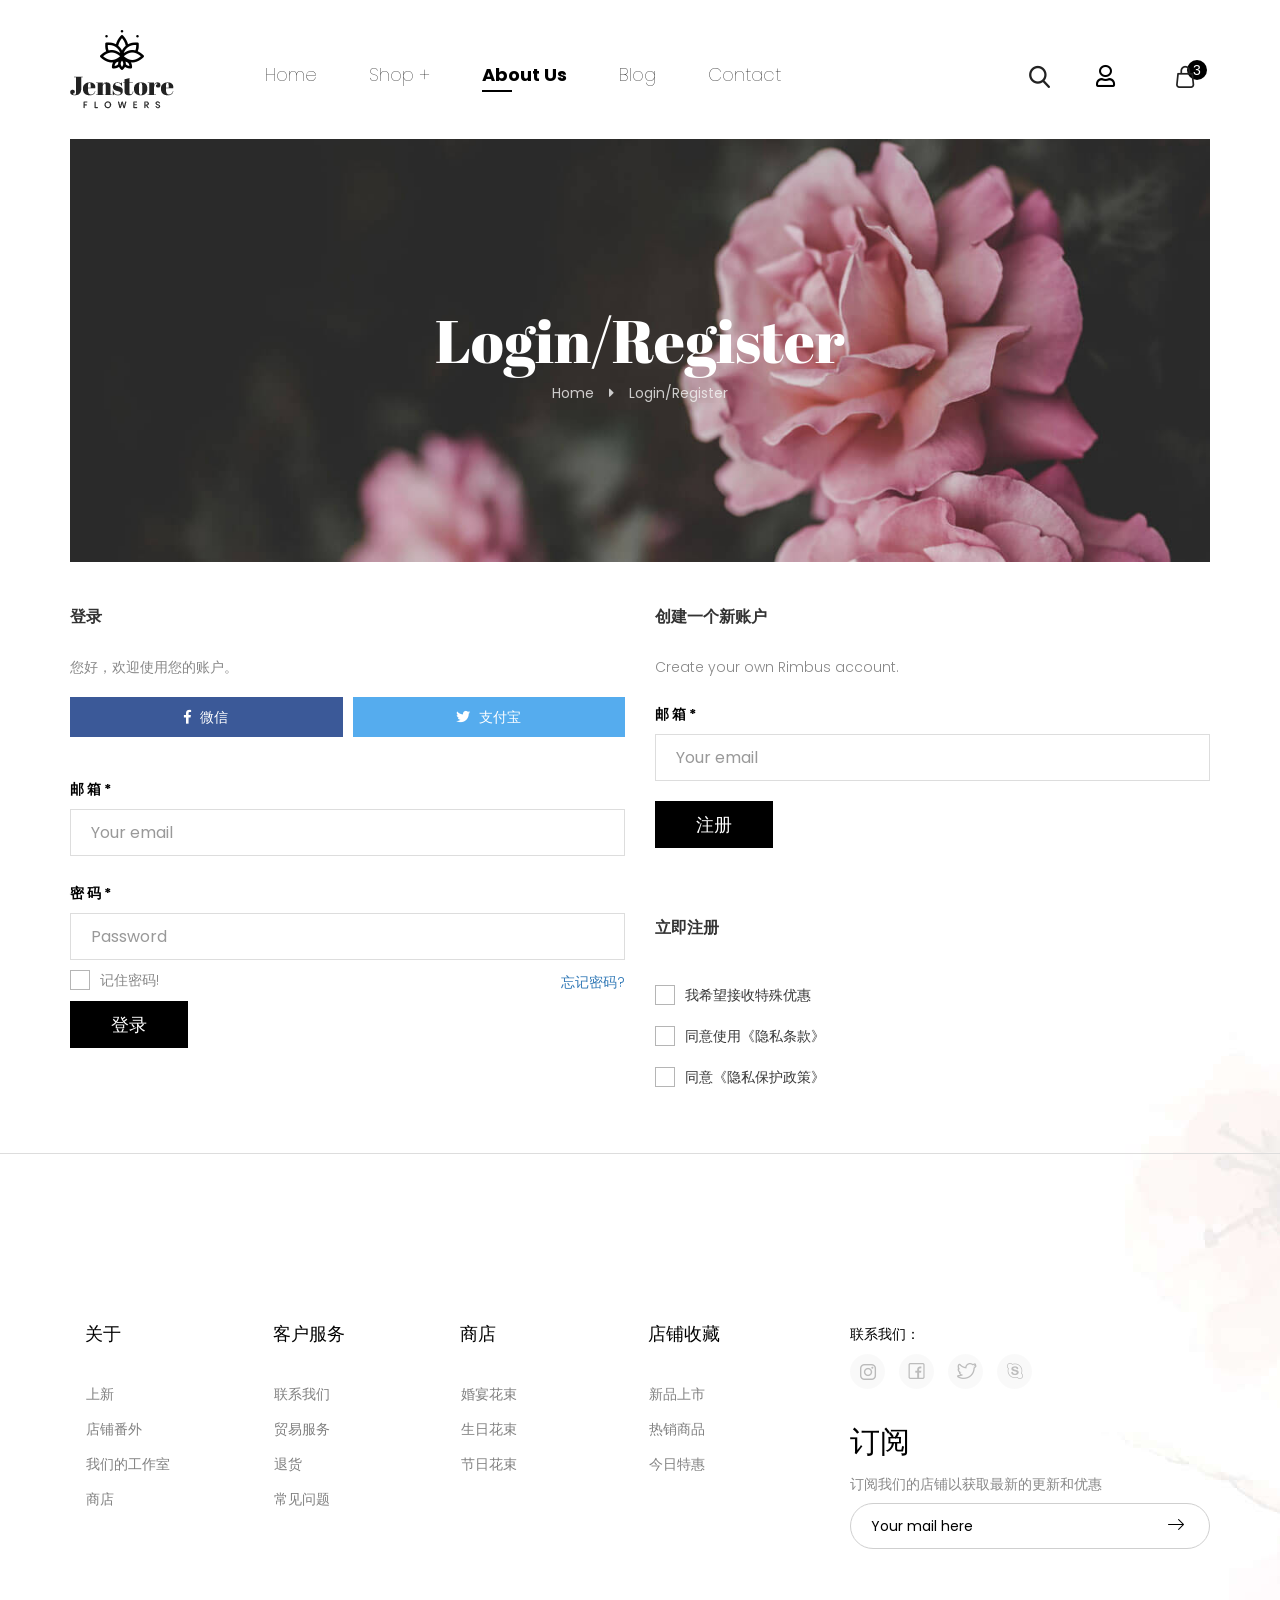
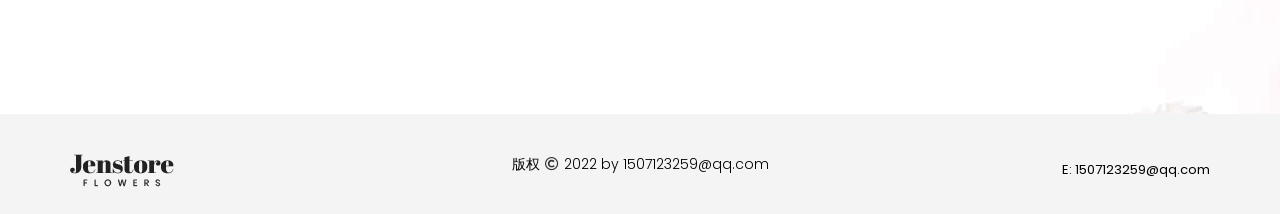
<file: flower/src/main/webapp/WEB-INF/page/login_register.html>
﻿<!DOCTYPE html>
<html>
<head>
	<title>Login/Register</title>
	<meta charset="utf-8">
	<!-- bootstrap vs fontawesome-->
	<meta name="viewport" content="width=device-width, initial-scale=1">
	<link rel="stylesheet" href="css/bootstrap.min.css" >
	<link rel="icon" href="img/favicon.png" type="image/x-icon"/>
	<link rel="stylesheet" type="text/css" href="css/style-about.css">
	<link rel="stylesheet" type="text/css" href="css/style-res-about.css">
	<link rel="stylesheet" type="text/css" href="css/style-faq.css">
	<link rel="stylesheet" type="text/css" href="css/style-login.css">
	<link rel="stylesheet" type="text/css" href="css/style-fix-nav.css">
	<link rel="stylesheet" type="text/css" href="css/style-form-search-mobile.css">
		<!-- slick -->
	
	<!-- GG FONT -->
	<link href="https://fonts.googleapis.com/css?family=Abril+Fatface" rel="stylesheet">
	<link href="https://fonts.googleapis.com/css?family=Poppins:300,400,500,700" rel="stylesheet">
	<link rel="stylesheet" href="css/fontawesome.css" >
</head>
<body>

    
<header class="container" id="header-v3">
	
		<div class="row">
			<div class="col-lg-2 col-md-2 col-sm-2 col-xs-3 logo"><a href="#"><img src="img/logo.png" alt="img-holiwood"></a></div>
			<div class="col-lg-7 col-md-7 col-sm-12 col-xs-12 menu-mobile">
				<div class=" collapse navbar-collapse" id="myNavbar">

				<form class="hidden-lg hidden-md form-group form-search-mobile">
					<input type="text" name="search" placeholder="Search here..." class="form-control">
					<button type="submit"><img src="img/Search.png" alt="search" class="img-responsive"></button>
				</form>
				
				<ul class="nav navbar-nav menu-main">
					
					<li class="dropdown menu-home">
						<a href="#" id="home-menu" class="dropdown-toggle" data-toggle="dropdown">Home</a><figure id="home-1"></figure>
						<ul class="menu-home-lv2 dropdown-menu">
							<li class="li-home"><i class="fas fa-long-arrow-alt-right hidden-sm hidden-md hidden-xs"></i><a href="homev1.html">Home 1</a></li>
							<li class="li-home"><i class="fas fa-long-arrow-alt-right hidden-sm hidden-md hidden-xs"></i><a href="homev2.html">Home 2</a></li>
							<li class="li-home"><i class="fas fa-long-arrow-alt-right hidden-sm hidden-md hidden-xs"></i><a href="homev3.html">Home 3</a></li>
							
						</ul>
					</li>
					<li class="shop-menu dropdown"><a href="#" class="dropdown-toggle" data-toggle="dropdown">Shop +</a><figure id="shop-1" class=" hidden-sm hidden-md hidden-xs"></figure>
						<div class="dropdown-menu">
					<div class="container container-menu">
						<ul class="row">
					<li class="col-lg-8 col-md-8 col-sm-12 col-xs-12">
						<ul>
							<li class="col-lg-4 col-md-4 col-sm-12 col-xs-12 menu-home-lv2">
								<ul>
									<li><a href="#">SHOP PAGE</a> </li>
									<li class="li-home li-one"><i class="fas fa-long-arrow-alt-right hidden-sm hidden-md hidden-xs"></i><a href="shop-right-sidebar.html">Right sidebar</a></li>
									<li class="li-home"><i class="fas fa-long-arrow-alt-right hidden-sm hidden-md hidden-xs"></i><a href="shop-left-sidebar.html">Left sidebar</a></li>
									<li class="li-home"><i class="fas fa-long-arrow-alt-right hidden-sm hidden-md hidden-xs"></i><a href="shop-full-screen.html">Full screen</a></li>
									<li class="li-home"><i class="fas fa-long-arrow-alt-right hidden-sm hidden-md hidden-xs"></i><a href="shop-full-width.html">Full width</a></li>
									<li class="li-home"><i class="fas fa-long-arrow-alt-right hidden-sm hidden-md hidden-xs"></i><a href="singel-detail.html">Singel detail</a></li>
								</ul>
							</li>
							<li class="col-lg-4 col-md-4 col-sm-12 col-xs-12 menu-home-lv2">
								<ul>
									<li><a href="#">CHECKING PAGE</a></li> 
									<li class="li-home li-one"><i class="fas fa-long-arrow-alt-right hidden-sm hidden-md hidden-xs"></i><a href="shopping-cart.html">Shopping Cart</a></li>
									<li class="li-home"><i class="fas fa-long-arrow-alt-right hidden-sm hidden-md hidden-xs"></i><a href="checkout.html">Checkout</a></li>
									<li class="li-home"><i class="fas fa-long-arrow-alt-right hidden-sm hidden-md hidden-xs"></i><a href="order.html">Order</a></li>
								</ul>
							</li>
							<li class="col-lg-4 col-md-4 col-sm-12 col-xs-12 menu-home-lv2">
								<ul>
									<li><a href="#">OTHER PAGE</a></li>
									<li class="li-home li-one"><i class="fas fa-long-arrow-alt-right hidden-sm hidden-md hidden-xs"></i><a href="FAQ.html">FAQ</a></li>
									<li class="li-home"><i class="fas fa-long-arrow-alt-right hidden-sm hidden-md hidden-xs"></i><a href="login_register.html">Login/Register</a></li>
									<li class="li-home"><i class="fas fa-long-arrow-alt-right hidden-sm hidden-md hidden-xs"></i><a href="page404.html">Page404</a></li>
									<li class="li-home"><i class="fas fa-long-arrow-alt-right hidden-sm hidden-md hidden-xs"></i><a href="tracking.html">Tracking</a></li>
									<li class="li-home"><i class="fas fa-long-arrow-alt-right hidden-sm hidden-md hidden-xs"></i><a href="wishlist.html">Wishlist</a></li>
								</ul>
							</li>
							
						</ul>
					</li>
					<li class="col-lg-4 col-md-4 hidden-sm hidden-xs li-banner">
						<a href="#"><img src="img/Shop-now-banner.png" alt="img-holiwood"></a>
					</li>
					
						</ul>
					</div>
				</div>
					</li>
					<li class="wedding-menu"><a href="#" id="about-menu">About Us</a><figure id="wedding-1" class=" hidden-sm hidden-md hidden-xs"></figure></li>
					<li class="blog-menu dropdown">
						<a href="#" class="dropdown-toggle" data-toggle="dropdown">Blog</a><figure id="blog-1" class=" hidden-sm hidden-md hidden-xs"></figure>
						<ul class="menu-home-lv2 dropdown-menu">
							<li class="li-home"><i class="fas fa-long-arrow-alt-right hidden-sm hidden-md hidden-xs"></i><a href="blog.html">Blog right sidebar</a></li>
							<li class="li-home"><i class="fas fa-long-arrow-alt-right hidden-sm hidden-md hidden-xs"></i><a href="blog-left-sidebar.html">Blog Left sidebar</a></li>
							<li class="li-home"><i class="fas fa-long-arrow-alt-right hidden-sm hidden-md hidden-xs"></i><a href="blog-no-sidebar.html">Blog no sidebar</a></li>
							<li class="li-home"><i class="fas fa-long-arrow-alt-right hidden-sm hidden-md hidden-xs"></i><a href="singel-post-left-sidebar.html">Singel post left sidebar</a></li>
							<li class="li-home"><i class="fas fa-long-arrow-alt-right hidden-sm hidden-md hidden-xs"></i><a href="singel-post-right-sidebar.html">Singel post right sidebar</a></li>
							<li class="li-home"><i class="fas fa-long-arrow-alt-right hidden-sm hidden-md hidden-xs"></i><a href="singel-post-no-sidebar.html">Singel post no sidebar</a></li>
						</ul>
					</li>
					<li class="contact-menu"><a href="contact.html">Contact</a><figure id="contact-1" class=" hidden-sm hidden-md hidden-xs"></figure></li>
					<li class="hidden-lg hidden-md"><a href="#"><i class="far fa-user"></i> My Account</a></li>
					<li><figure id="btn-close-menu" class="hidden-lg hidden-md"><i class="far fa-times-circle"></i></figure></li>
				</ul>
				</div>
			</div>
			<div class="col-lg-3 col-md-3 col-sm-10 col-xs-9">
				<ul class="nav navbar-nav navbar-right icon-menu">
					
					
					<li id="input-search" class="hidden-sm hidden-xs">
					<a href="#"><img id="search-img" src="img/Search.png" alt="img-holiwood"></a>
					</li>
					<li class="icon-user hidden-sm hidden-xs"><a href="#"><i class="far fa-user"></i></a></li>
					<li class="dropdown cart-menu">
				<a href="#" class="dropdown-toggle" data-toggle="dropdown"><img src="img/cart.png" id="img-cart" alt="img-holiwood"></a>
				<div class="dropdown-menu">
					<div class="cart-1">
						<div class="img-cart"><img src="img/collec-1.jpg" class="img-responsive" alt="img-holiwood"></div>
						<div class="info-cart">
							<h1>Pink roses</h1>
							<span class="number">x1</span>
							<span class="prince-cart">$207.2</span>
						</div>
					</div>
					<div class="cart-1">
						<div class="img-cart"><img src="img/collec-2.jpg" class="img-responsive" alt="img-holiwood"></div>
						<div class="info-cart">
							<h1>Eleganr by BloomNation</h1>
							<span class="number">x1</span>
							<span class="prince-cart">$207.2</span>
						</div>
					</div>
					<div class="cart-1">
						<div class="img-cart"><img src="img/collec-3.jpg" class="img-responsive" alt="img-holiwood"></div>
						<div class="info-cart">
							<h1>Queen Rose - Yellow</h1>
							<span class="number">x1</span>
							<span class="prince-cart">$207.2</span>
						</div>
					</div>
					<div class="total">
						<span>Total:</span>
						<span>$621.6</span>
					</div>
					<div id="div-cart-menu">
						<a href="#">ADD TO CART</a>
						<a href="#" class="check">CHECK VIEW</a>
					</div>
				</div>
			</li>
				</ul>
			</div>
			<div class="navbar-header mobile-menu">
    					<button type="button" class="navbar-toggle btn-menu-mobile" data-toggle="collapse" data-target="#myNavbar">
    					    <i class="fas fa-bars"></i>                 
   					   	</button>
   		</div>
		</div>
		
</header>
<main>
	<div class="content-search">

                            <div class="container container-100">
                            	<i class="far fa-times-circle" id="close-search"></i>
                                <h3 class="text-center">what are your looking for ?</h3>
                                <form method="get" action="/search" role="search" style="position: relative;">
                                  <input type="text" class="form-control control-search" value="" autocomplete="off" placeholder="Enter Search ..." aria-label="SEARCH" name="q">

                                  <button class="button_search" type="submit">search</button>
                                </form>
                            </div>
                            
</div>
	<div class="banner">
		<div class="container">
			<figure id="banner-about"><a href="#"><img src="img/banner-about.jpg" class="img-responsive" alt="img-holiwood"></a></figure>
		<div class="title-banner">
			<h1>Login/Register</h1>
			<p><a href="#" title="Home">Home</a><i class="fa fa-caret-right"></i>Login/Register</p>
		</div>
		
		</div>
		
	</div>
<div class="container container-ver2">
            <div class="page-login box space-50">
                <div class="row">
                    <div class="col-md-6 sign-in space-30">
                        <h3>登录</h3>
                        <p>您好，欢迎使用您的账户。</p>
                        <div class="social space-30 box">
                            <a class="float-left" href="#" title="facebook">
                                <i class="fab fa-facebook-f"></i>
                                微信
                            </a>
                            <a class="float-right" href="#" title="TWITTER">
                                <i class="fab fa-twitter"></i>
                                支付宝
                            </a>
                        </div>
                        <!-- End social -->
                        <form class="form-horizontal" method="POST">
                            <div class="group box space-20">
                                <label class="control-label" for="inputemail">邮 箱 *</label>
                                <input class="form-control" type="text" placeholder="Your email" id="inputemail">
                            </div>
                            <div class="group box">
                                <label class="control-label" for="inputemail">密 码 *</label>
                                <input class="form-control" type="text" placeholder="Password" id="inputpass"> 
                            </div>
                            <div class="remember">
                                <input id="remeber" type="checkbox" name="check" value="remeber">
                                <label for="remeber" class="label-check">记住密码!</label>
                                <a class="help" href="#" title="help ?">忘记密码?</a>
                            </div>           
                            <button type="button" class="link-v1 rt">登录</button>
                        </form>
                        <!-- End form -->
                    </div>
                    <!-- End col-md-6 -->
                    <div class="col-md-6">
                        <div class="register box space-50">
                            <h3>创建一个新账户</h3>
                            <p>Create your own Rimbus account.</p>
                            <form class="form-horizontal" method="POST">
                                <div class="group box space-20">
                                    <label class="control-label" for="inputemailres">邮 箱 *</label>
                                    <input class="form-control" type="text" placeholder="Your email" id="inputemailres">
                                </div>
                                <button type="submit" class="link-v1 rt">注册</button>
                            </form>
                        </div>
                        <!-- End register -->
                        <div class="sigg-to-day box">
                            <h3>立即注册</h3>
                            <form class="form-horizontal" method="POST">
                                <div class="checkbox">
                                    <input id="check1" type="checkbox" name="check" value="check1">
                                    <label class="label-check" for="check1">我希望接收特殊优惠</label>
                                    <input id="check2" type="checkbox" name="check" value="check2">
                                    <label class="label-check" for="check2">同意使用《隐私条款》</label>
                                    <input id="check3" type="checkbox" name="check" value="check3">
                                    <label class="label-check" for="check3">同意《隐私保护政策》</label>
                                </div>
                            </form>
                        </div>
                    </div>
                    <!-- End col-md-6 -->
                </div>
            </div>
        </div>
<div class="info-footer">
	<div class="container">
		<div class="row">
			<div class="col-lg-8 col-md-8 col-sm-8 col-xs-12">
				<div class="col-lg-3 col-md-3 col-sm-6 col-xs-6">
					<h3>关于</h3>
					<ul>
						<li><i class="fas fa-long-arrow-alt-right"></i><a href="#">上新</a></li>
						<li><i class="fas fa-long-arrow-alt-right"></i><a href="#">店铺番外</a> </li>
						<li><i class="fas fa-long-arrow-alt-right"></i><a href="#">我们的工作室</a></li>
						<li><i class="fas fa-long-arrow-alt-right"></i><a href="#">商店</a></li>
					</ul>
				</div>
				<div class="col-lg-3 col-md-3 col-sm-6 col-xs-6">
					<h3>客户服务</h3>
					<ul>
						<li><i class="fas fa-long-arrow-alt-right"></i><a href="#">联系我们</a></li>
						<li><i class="fas fa-long-arrow-alt-right"></i><a href="#">贸易服务</a></li>
						<li><i class="fas fa-long-arrow-alt-right"></i><a href="#">退货</a></li>
						<li><i class="fas fa-long-arrow-alt-right"></i><a href="#">常见问题</a></li>
					</ul>
				</div>
				<div class="col-lg-3 col-md-3 col-sm-6 col-xs-6">
					<h3>商店</h3>
					<ul>
						<li><i class="fas fa-long-arrow-alt-right"></i><a href="#">婚宴花束</a></li>
						<li><i class="fas fa-long-arrow-alt-right"></i><a href="#">生日花束</a></li>
						<li><i class="fas fa-long-arrow-alt-right"></i><a href="#">节日花束</a></li>
					</ul>
				</div>
				<div class="col-lg-3 col-md-3 col-sm-6 col-xs-6">
					<h3>店铺收藏</h3>
					<ul>
						<li><i class="fas fa-long-arrow-alt-right"></i><a href="#">新品上市</a></li>
						<li><i class="fas fa-long-arrow-alt-right"></i><a href="#">热销商品</a></li>
						<li><i class="fas fa-long-arrow-alt-right"></i><a href="#">今日特惠</a></li>
					</ul>
				</div>
			</div>
			<div class="col-lg-4 col-md-4 col-sm-4 col-xs-12 social">
				<p>联系我们：</p>
				<a href="#" id="link-insta"></a>
				<a href="#" id="link-fb"></a>
				<a href="#" id="link-tw"></a>
				<a href="#" id="link-sky"></a>
				<h1>订阅</h1>
				<h2>订阅我们的店铺以获取最新的更新和优惠</h2>
				<form class="form-group" action="mail" method="post">
					<input type="text" name="input-mail" placeholder="Your mail here" class="input-lg">
					<button type="submit"><img src="img/Send.png" alt="img-holiwood"></button>
				</form>
			</div>
		</div>
	</div>
</div>
</main>
<footer>
	<div class="container">
		<div class="row">
			<div class="col-lg-4 col-md-4 col-sm-4 col-xs-12 logo-footer">
				<a href="#" class="logo-bot"></a>
			</div>
			<div class="col-lg-4 col-md-4 col-sm-4 col-xs-12 copy">
				<span>版权</span><i class="far fa-copyright"></i><span class="engo">2022 by 1507123259@qq.com</span>
			</div>
			<div class="col-lg-4 col-md-4 col-sm-4 col-xs-12 gmail-footer">
				<span id="gmail-footer"><a href="#">E: 1507123259@qq.com</a></span>
			</div>
		</div>
	</div>
	<div class="hidden-lg hidden-md back-to-top fade"><i class="fas fa-caret-up"></i></div>
	<div class="BG-menu"></div>
</footer>

<!-- boostrap & jquery -->
	<script src="js/jquery.min_af.js"></script>
	<script src="js/bootstrap.min_0028.js"></script>
	
	<!-- js file -->
	<script src="js/function-back-top.js"></script>
	<script src="js/function-sidebar.js"></script>
	<script src="js/funtion-header-v3.js"></script>
	<script src="js/function-search-v2.js"></script>
</body>
</html>
</file>
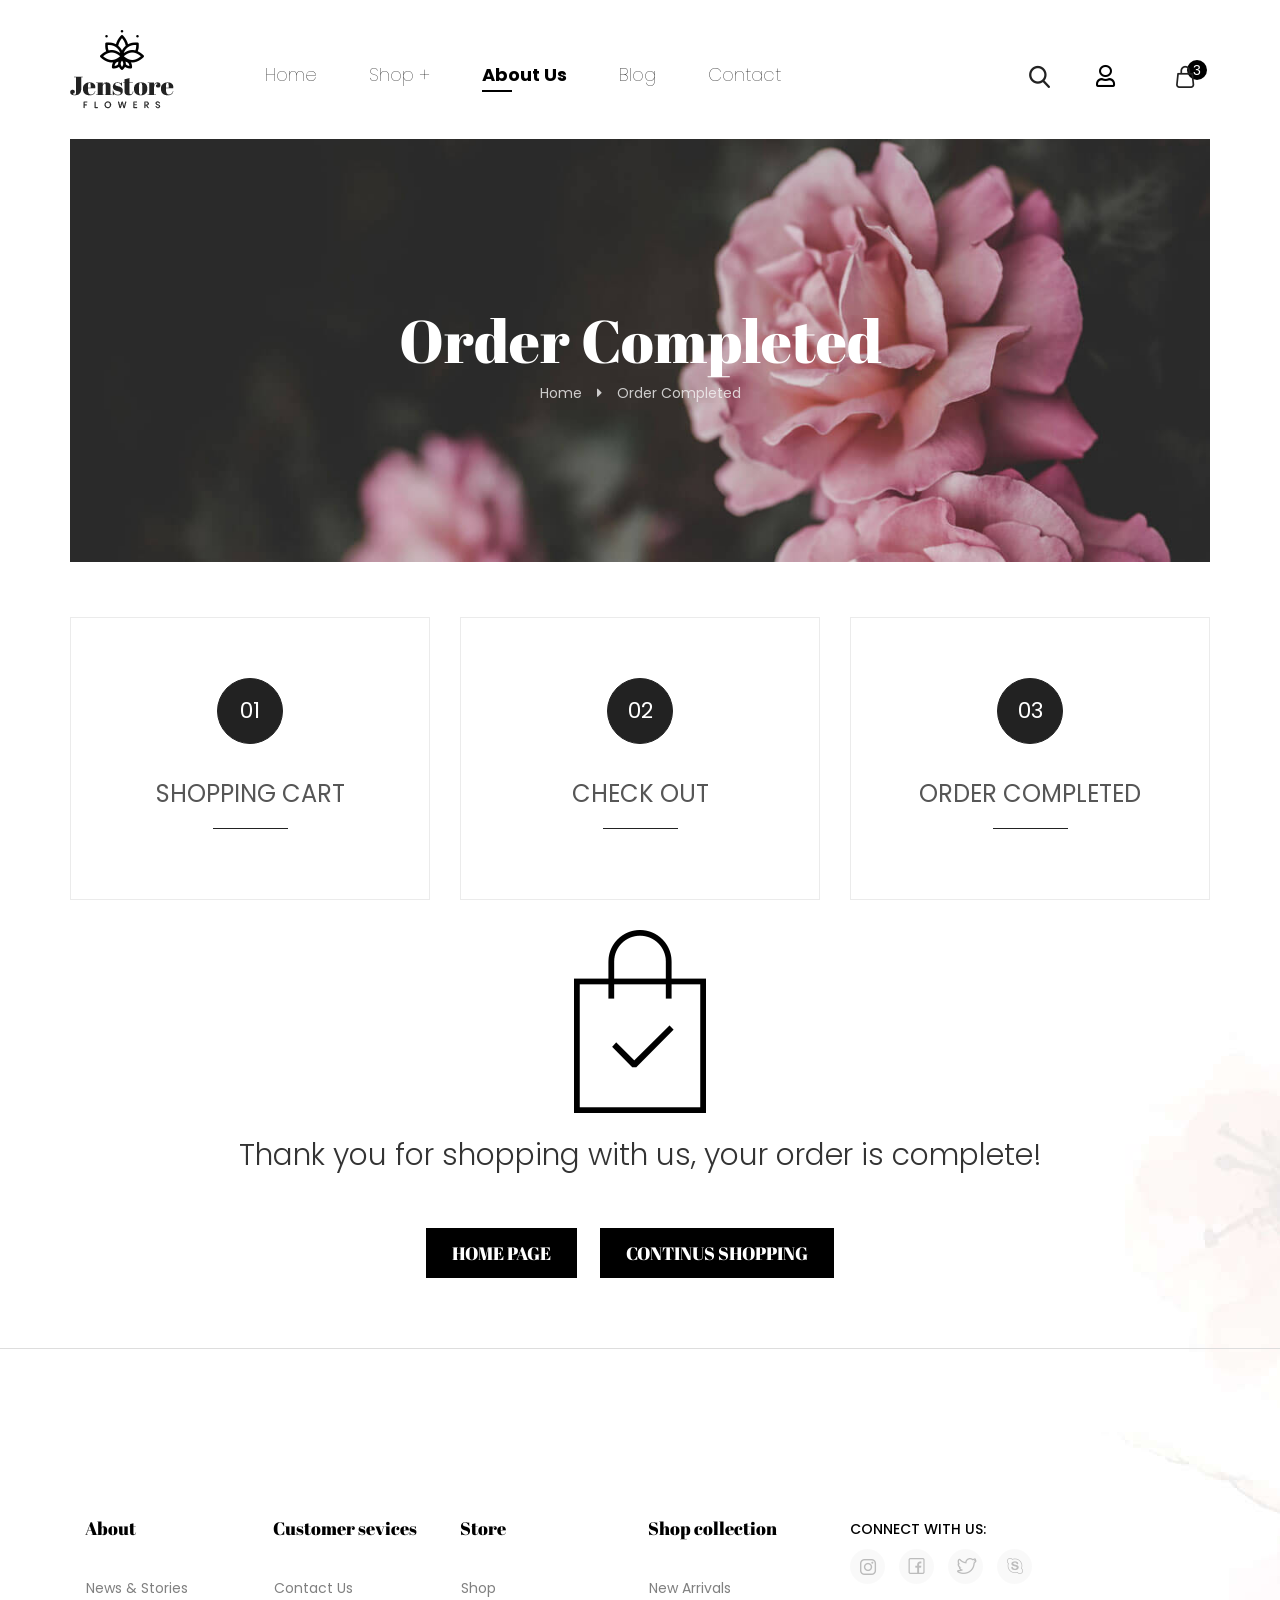
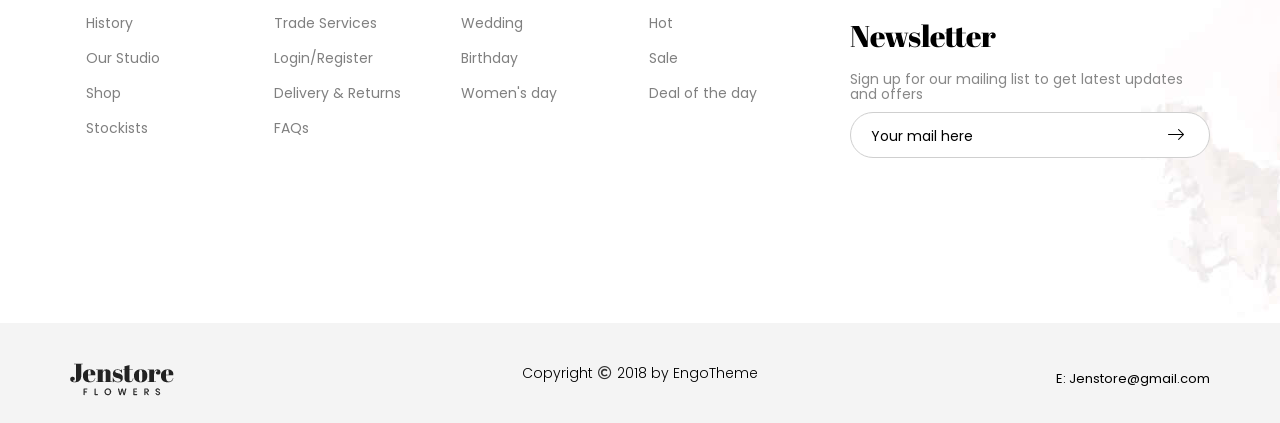
<file: flower/src/main/webapp/WEB-INF/page/order.html>
﻿<!DOCTYPE html>
<html>
<head>
	<title>Order Completed</title>
	<meta charset="utf-8">
	<!-- bootstrap vs fontawesome-->
	<meta name="viewport" content="width=device-width, initial-scale=1">
	<link rel="stylesheet" href="css/bootstrap.min.css" >
	<link rel="icon" href="img/favicon.png" type="image/x-icon"/>
	<link rel="stylesheet" type="text/css" href="css/style-about.css">
	<link rel="stylesheet" type="text/css" href="css/style-res-about.css">
	<link rel="stylesheet" type="text/css" href="css/style-faq.css">
	<link rel="stylesheet" type="text/css" href="css/style-order.css">
	<link rel="stylesheet" type="text/css" href="css/style-fix-nav.css">
	<link rel="stylesheet" type="text/css" href="css/style-form-search-mobile.css">
		<!-- slick -->
	
	<!-- GG FONT -->
	<link href="https://fonts.googleapis.com/css?family=Abril+Fatface" rel="stylesheet">
	<link href="https://fonts.googleapis.com/css?family=Poppins:300,400,500,700" rel="stylesheet">
	<link rel="stylesheet" href="css/fontawesome.css" >
</head>
<body>



<header class="container" id="header-v3">
	
		<div class="row">
			<div class="col-lg-2 col-md-2 col-sm-2 col-xs-3 logo"><a href="#"><img src="img/logo.png" alt="img-holiwood"></a></div>
			<div class="col-lg-7 col-md-7 col-sm-12 col-xs-12 menu-mobile">
				<div class=" collapse navbar-collapse" id="myNavbar">

				<form class="hidden-lg hidden-md form-group form-search-mobile">
					<input type="text" name="search" placeholder="Search here..." class="form-control">
					<button type="submit"><img src="img/Search.png" alt="search" class="img-responsive"></button>
				</form>
				
				<ul class="nav navbar-nav menu-main">
					
					<li class="dropdown menu-home">
						<a href="#" id="home-menu" class="dropdown-toggle" data-toggle="dropdown">Home</a><figure id="home-1"></figure>
						<ul class="menu-home-lv2 dropdown-menu">
							<li class="li-home"><i class="fas fa-long-arrow-alt-right hidden-sm hidden-md hidden-xs"></i><a href="homev1.html">Home 1</a></li>
							<li class="li-home"><i class="fas fa-long-arrow-alt-right hidden-sm hidden-md hidden-xs"></i><a href="homev2.html">Home 2</a></li>
							<li class="li-home"><i class="fas fa-long-arrow-alt-right hidden-sm hidden-md hidden-xs"></i><a href="homev3.html">Home 3</a></li>
							
						</ul>
					</li>
					<li class="shop-menu dropdown"><a href="#" class="dropdown-toggle" data-toggle="dropdown">Shop +</a><figure id="shop-1" class=" hidden-sm hidden-md hidden-xs"></figure>
						<div class="dropdown-menu">
					<div class="container container-menu">
						<ul class="row">
					<li class="col-lg-8 col-md-8 col-sm-12 col-xs-12">
						<ul>
							<li class="col-lg-4 col-md-4 col-sm-12 col-xs-12 menu-home-lv2">
								<ul>
									<li><a href="#">SHOP PAGE</a> </li>
									<li class="li-home li-one"><i class="fas fa-long-arrow-alt-right hidden-sm hidden-md hidden-xs"></i><a href="shop-right-sidebar.html">Right sidebar</a></li>
									<li class="li-home"><i class="fas fa-long-arrow-alt-right hidden-sm hidden-md hidden-xs"></i><a href="shop-left-sidebar.html">Left sidebar</a></li>
									<li class="li-home"><i class="fas fa-long-arrow-alt-right hidden-sm hidden-md hidden-xs"></i><a href="shop-full-screen.html">Full screen</a></li>
									<li class="li-home"><i class="fas fa-long-arrow-alt-right hidden-sm hidden-md hidden-xs"></i><a href="shop-full-width.html">Full width</a></li>
									<li class="li-home"><i class="fas fa-long-arrow-alt-right hidden-sm hidden-md hidden-xs"></i><a href="singel-detail.html">Singel detail</a></li>
								</ul>
							</li>
							<li class="col-lg-4 col-md-4 col-sm-12 col-xs-12 menu-home-lv2">
								<ul>
									<li><a href="#">CHECKING PAGE</a></li> 
									<li class="li-home li-one"><i class="fas fa-long-arrow-alt-right hidden-sm hidden-md hidden-xs"></i><a href="shopping-cart.html">Shopping Cart</a></li>
									<li class="li-home"><i class="fas fa-long-arrow-alt-right hidden-sm hidden-md hidden-xs"></i><a href="checkout.html">Checkout</a></li>
									<li class="li-home"><i class="fas fa-long-arrow-alt-right hidden-sm hidden-md hidden-xs"></i><a href="order.html">Order</a></li>
								</ul>
							</li>
							<li class="col-lg-4 col-md-4 col-sm-12 col-xs-12 menu-home-lv2">
								<ul>
									<li><a href="#">OTHER PAGE</a></li>
									<li class="li-home li-one"><i class="fas fa-long-arrow-alt-right hidden-sm hidden-md hidden-xs"></i><a href="FAQ.html">FAQ</a></li>
									<li class="li-home"><i class="fas fa-long-arrow-alt-right hidden-sm hidden-md hidden-xs"></i><a href="login_register.html">Login/Register</a></li>
									<li class="li-home"><i class="fas fa-long-arrow-alt-right hidden-sm hidden-md hidden-xs"></i><a href="page404.html">Page404</a></li>
									<li class="li-home"><i class="fas fa-long-arrow-alt-right hidden-sm hidden-md hidden-xs"></i><a href="tracking.html">Tracking</a></li>
									<li class="li-home"><i class="fas fa-long-arrow-alt-right hidden-sm hidden-md hidden-xs"></i><a href="wishlist.html">Wishlist</a></li>
								</ul>
							</li>
							
						</ul>
					</li>
					<li class="col-lg-4 col-md-4 hidden-sm hidden-xs li-banner">
						<a href="#"><img src="img/Shop-now-banner.png" alt="img-holiwood"></a>
					</li>
					
						</ul>
					</div>
				</div>
					</li>
					<li class="wedding-menu"><a href="#" id="about-menu">About Us</a><figure id="wedding-1" class=" hidden-sm hidden-md hidden-xs"></figure></li>
					<li class="blog-menu dropdown">
						<a href="#" class="dropdown-toggle" data-toggle="dropdown">Blog</a><figure id="blog-1" class=" hidden-sm hidden-md hidden-xs"></figure>
						<ul class="menu-home-lv2 dropdown-menu">
							<li class="li-home"><i class="fas fa-long-arrow-alt-right hidden-sm hidden-md hidden-xs"></i><a href="blog.html">Blog right sidebar</a></li>
							<li class="li-home"><i class="fas fa-long-arrow-alt-right hidden-sm hidden-md hidden-xs"></i><a href="blog-left-sidebar.html">Blog Left sidebar</a></li>
							<li class="li-home"><i class="fas fa-long-arrow-alt-right hidden-sm hidden-md hidden-xs"></i><a href="blog-no-sidebar.html">Blog no sidebar</a></li>
							<li class="li-home"><i class="fas fa-long-arrow-alt-right hidden-sm hidden-md hidden-xs"></i><a href="singel-post-left-sidebar.html">Singel post left sidebar</a></li>
							<li class="li-home"><i class="fas fa-long-arrow-alt-right hidden-sm hidden-md hidden-xs"></i><a href="singel-post-right-sidebar.html">Singel post right sidebar</a></li>
							<li class="li-home"><i class="fas fa-long-arrow-alt-right hidden-sm hidden-md hidden-xs"></i><a href="singel-post-no-sidebar.html">Singel post no sidebar</a></li>
						</ul>
					</li>
					<li class="contact-menu"><a href="contact.html">Contact</a><figure id="contact-1" class=" hidden-sm hidden-md hidden-xs"></figure></li>
					<li class="hidden-lg hidden-md"><a href="#"><i class="far fa-user"></i> My Account</a></li>
					<li><figure id="btn-close-menu" class="hidden-lg hidden-md"><i class="far fa-times-circle"></i></figure></li>
				</ul>
				</div>
			</div>
			<div class="col-lg-3 col-md-3 col-sm-10 col-xs-9">
				<ul class="nav navbar-nav navbar-right icon-menu">
					
					
					<li id="input-search" class="hidden-sm hidden-xs">
					<a href="#"><img id="search-img" src="img/Search.png" alt="img-holiwood"></a>
					</li>
					<li class="icon-user hidden-sm hidden-xs"><a href="#"><i class="far fa-user"></i></a></li>
					<li class="dropdown cart-menu">
				<a href="#" class="dropdown-toggle" data-toggle="dropdown"><img src="img/cart.png" id="img-cart" alt="img-holiwood"></a>
				<div class="dropdown-menu">
					<div class="cart-1">
						<div class="img-cart"><img src="img/collec-1.jpg" class="img-responsive" alt="img-holiwood"></div>
						<div class="info-cart">
							<h1>Pink roses</h1>
							<span class="number">x1</span>
							<span class="prince-cart">$207.2</span>
						</div>
					</div>
					<div class="cart-1">
						<div class="img-cart"><img src="img/collec-2.jpg" class="img-responsive" alt="img-holiwood"></div>
						<div class="info-cart">
							<h1>Eleganr by BloomNation</h1>
							<span class="number">x1</span>
							<span class="prince-cart">$207.2</span>
						</div>
					</div>
					<div class="cart-1">
						<div class="img-cart"><img src="img/collec-3.jpg" class="img-responsive" alt="img-holiwood"></div>
						<div class="info-cart">
							<h1>Queen Rose - Yellow</h1>
							<span class="number">x1</span>
							<span class="prince-cart">$207.2</span>
						</div>
					</div>
					<div class="total">
						<span>Total:</span>
						<span>$621.6</span>
					</div>
					<div id="div-cart-menu">
						<a href="#">ADD TO CART</a>
						<a href="#" class="check">CHECK VIEW</a>
					</div>
				</div>
			</li>
				</ul>
			</div>
			<div class="navbar-header mobile-menu">
    					<button type="button" class="navbar-toggle btn-menu-mobile" data-toggle="collapse" data-target="#myNavbar">
    					    <i class="fas fa-bars"></i>                 
   					   	</button>
   		</div>
		</div>
		
</header>
<main>
	<div class="content-search">

                            <div class="container container-100">
                            	<i class="far fa-times-circle" id="close-search"></i>
                                <h3 class="text-center">what are your looking for ?</h3>
                                <form method="get" action="/search" role="search" style="position: relative;">
                                  <input type="text" class="form-control control-search" value="" autocomplete="off" placeholder="Enter Search ..." aria-label="SEARCH" name="q">

                                  <button class="button_search" type="submit">search</button>
                                </form>
                            </div>
                            
</div>
	<div class="banner">
		<div class="container">
			<figure id="banner-about"><a href="#"><img src="img/banner-about.jpg" class="img-responsive" alt="img-holiwood"></a></figure>
		<div class="title-banner">
			<h1>Order Completed</h1>
			<p><a href="#" title="Home">Home</a><i class="fa fa-caret-right"></i>Order Completed</p>
		</div>
		
		</div>
		
	</div>
<div class="container container-ver2 space-padding-tb-30">
                <div class="row head-cart">
                    <div class="col-md-4 space-30">
                        <div class="item active center">
                            <p class="icon">01</p>
                            <h3>Shopping cart</h3>
                        </div>
                    </div>
                    <!-- End col-md-4 -->
                    <div class="col-md-4 space-30">
                        <div class="item active center">
                            <p class="icon">02</p>
                            <h3>Check out</h3>
                        </div>
                    </div>
                    <!-- End col-md-4 -->
                    <div class="col-md-4 space-30">
                        <div class="item center active">
                            <p class="icon">03</p>
                            <h3>Order completed</h3>
                        </div>
                    </div>
                    <!-- End col-md-4 -->
                </div>
            </div>
            <!-- End container -->
            <div class="container container-ver2">
                <div class="box float-left order-complete center space-50">
                    <div class="icon space-20">
                        <img src="img/icon-order-complete.png" alt="icon">
                    </div>
                    <p class="box center space-50">Thank you for shopping with us, your order is complete!</p>
                    <div class="box">
                        <a class="link-v1 lh-50 margin-right-20 space-20 color-brand" href="#" title="HOME PAGE">HOME PAGE</a>
                        <a class="link-v1 lh-50 rt space-20" href="#" title="CONTINUS SHOPPING">CONTINUS SHOPPING</a>
                    </div>
                </div>
            </div>
            <!-- End container -->
<div class="info-footer">
	<div class="container">
		<div class="row">
			<div class="col-lg-8 col-md-8 col-sm-8 col-xs-12">
				<div class="col-lg-3 col-md-3 col-sm-6 col-xs-6">
					<h3>About</h3>
					<ul>
						<li><i class="fas fa-long-arrow-alt-right"></i><a href="#">News & Stories</a></li>
						<li><i class="fas fa-long-arrow-alt-right"></i><a href="#">History</a> </li>
						<li><i class="fas fa-long-arrow-alt-right"></i><a href="#">Our Studio</a></li>
						<li><i class="fas fa-long-arrow-alt-right"></i><a href="#">Shop</a></li>
						<li><i class="fas fa-long-arrow-alt-right"></i><a href="#">Stockists</a></li>
					</ul>
				</div>
				<div class="col-lg-3 col-md-3 col-sm-6 col-xs-6">
					<h3>Customer sevices</h3>
					<ul>
						<li><i class="fas fa-long-arrow-alt-right"></i><a href="#">Contact Us</a></li>
						<li><i class="fas fa-long-arrow-alt-right"></i><a href="#">Trade Services</a></li>
						<li><i class="fas fa-long-arrow-alt-right"></i><a href="#">Login/Register</a></li>
						<li><i class="fas fa-long-arrow-alt-right"></i><a href="#">Delivery & Returns</a></li>
						<li><i class="fas fa-long-arrow-alt-right"></i><a href="#">FAQs</a></li>
					</ul>
				</div>
				<div class="col-lg-3 col-md-3 col-sm-6 col-xs-6">
					<h3>Store</h3>
					<ul>
						<li><i class="fas fa-long-arrow-alt-right"></i><a href="#">Shop</a></li>
						<li><i class="fas fa-long-arrow-alt-right"></i><a href="#">Wedding</a></li>
						<li><i class="fas fa-long-arrow-alt-right"></i><a href="#">Birthday</a></li>
						<li><i class="fas fa-long-arrow-alt-right"></i><a href="#">Women's day</a></li>
					</ul>
				</div>
				<div class="col-lg-3 col-md-3 col-sm-6 col-xs-6">
					<h3>Shop collection</h3>
					<ul>
						<li><i class="fas fa-long-arrow-alt-right"></i><a href="#">New Arrivals</a></li>
						<li><i class="fas fa-long-arrow-alt-right"></i><a href="#">Hot</a></li>
						<li><i class="fas fa-long-arrow-alt-right"></i><a href="#">Sale</a></li>
						<li><i class="fas fa-long-arrow-alt-right"></i><a href="#">Deal of the day</a></li>
					</ul>
				</div>
			</div>
			<div class="col-lg-4 col-md-4 col-sm-4 col-xs-12 social">
				<p>CONNECT WITH US:</p>
				<a href="#" id="link-insta"></a>
				<a href="#" id="link-fb"></a>
				<a href="#" id="link-tw"></a>
				<a href="#" id="link-sky"></a>
				<h1>Newsletter</h1>
				<h2>Sign up for our mailing list to get latest updates and offers</h2>
				<form class="form-group" action="mail" method="post">
					<input type="text" name="input-mail" placeholder="Your mail here" class="input-lg">
					<button type="submit"><img src="img/Send.png" alt="img-holiwood"></button>
				</form>
			</div>
		</div>
	</div>
</div>
</main>
<footer>
	<div class="container">
		<div class="row">
			<div class="col-lg-4 col-md-4 col-sm-4 col-xs-12 logo-footer">
				<a href="#" class="logo-bot"></a>
			</div>
			<div class="col-lg-4 col-md-4 col-sm-4 col-xs-12 copy">
				<span>Copyright</span><i class="far fa-copyright"></i><span class="engo">2018 by EngoTheme</span>
			</div>
			<div class="col-lg-4 col-md-4 col-sm-4 col-xs-12 gmail-footer">
				<span id="gmail-footer"><a href="#">E: Jenstore@gmail.com</a></span>
			</div>
		</div>
	</div>
	<div class="hidden-lg hidden-md back-to-top fade"><i class="fas fa-caret-up"></i></div>
	<div class="BG-menu"></div>
</footer>

<!-- boostrap & jquery -->
	<script src="js/jquery.min_af.js"></script>
	<script src="js/bootstrap.min_0028.js"></script>
	
	<!-- js file -->
	<script src="js/function-back-top.js"></script>
	<script src="js/function-sidebar.js"></script>
	<script src="js/funtion-header-v3.js"></script>
	<script src="js/function-search-v2.js"></script>
	<script src="js/function-shopping-cart.js"></script>
</body>
</html>
</file>
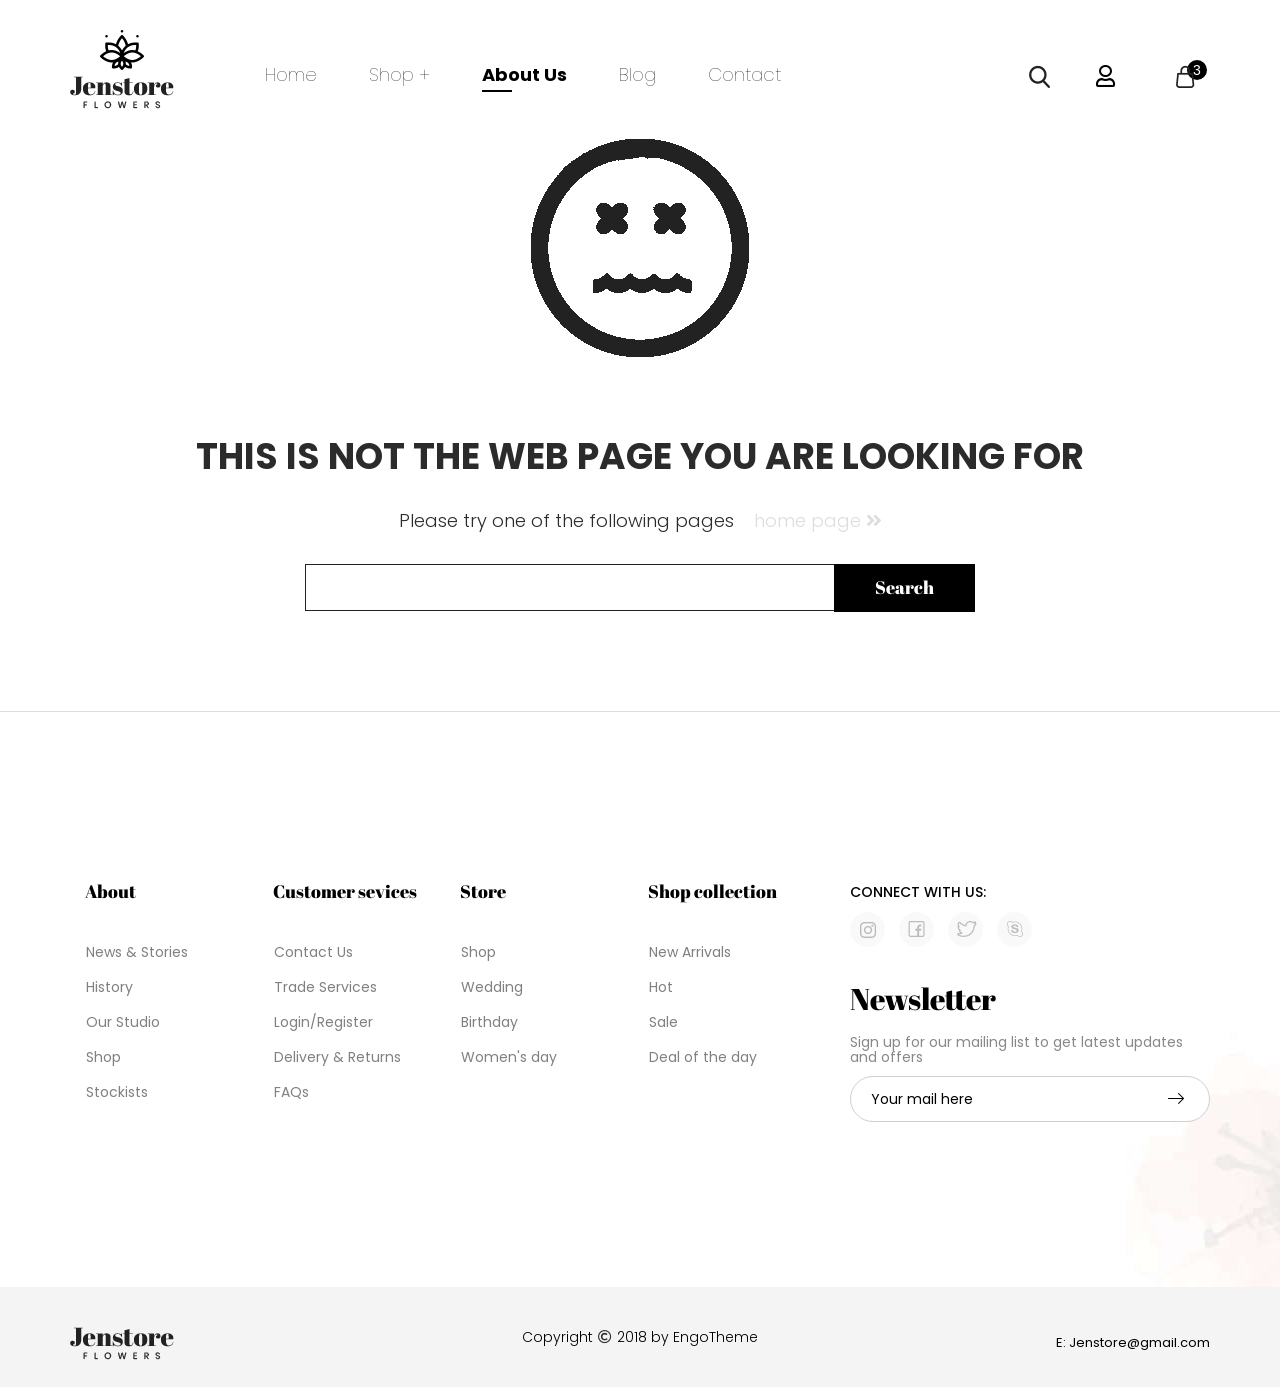
<file: flower/src/main/webapp/WEB-INF/page/page404.html>
﻿<!DOCTYPE html>
<html>
<head>
	<title>Page 404</title>
	<meta charset="utf-8">
	<!-- bootstrap vs fontawesome-->
	<meta name="viewport" content="width=device-width, initial-scale=1">
	<link rel="stylesheet" href="css/bootstrap.min.css" >
	<link rel="icon" href="img/favicon.png" type="image/x-icon"/>
	<link rel="stylesheet" type="text/css" href="css/style-about.css">
	<link rel="stylesheet" type="text/css" href="css/style-res-about.css">
	<link rel="stylesheet" type="text/css" href="css/style-404.css">
	<link rel="stylesheet" type="text/css" href="css/style-fix-nav.css">
	<link rel="stylesheet" type="text/css" href="css/style-form-search-mobile.css">
		<!-- slick -->
	
	<!-- GG FONT -->
	<link href="https://fonts.googleapis.com/css?family=Abril+Fatface" rel="stylesheet">
	<link href="https://fonts.googleapis.com/css?family=Poppins:300,400,500,700" rel="stylesheet">
	<link rel="stylesheet" href="css/fontawesome.css" >
</head>
<body>



<header class="container" id="header-v3">
	
		<div class="row">
			<div class="col-lg-2 col-md-2 col-sm-2 col-xs-3 logo"><a href="#"><img src="img/logo.png" alt="img-holiwood"></a></div>
			<div class="col-lg-7 col-md-7 col-sm-12 col-xs-12 menu-mobile">
				<div class=" collapse navbar-collapse" id="myNavbar">

				<form class="hidden-lg hidden-md form-group form-search-mobile">
					<input type="text" name="search" placeholder="Search here..." class="form-control">
					<button type="submit"><img src="img/Search.png" alt="search" class="img-responsive"></button>
				</form>
				
				<ul class="nav navbar-nav menu-main">
					
					<li class="dropdown menu-home">
						<a href="#" id="home-menu" class="dropdown-toggle" data-toggle="dropdown">Home</a><figure id="home-1"></figure>
						<ul class="menu-home-lv2 dropdown-menu">
							<li class="li-home"><i class="fas fa-long-arrow-alt-right hidden-sm hidden-md hidden-xs"></i><a href="homev1.html">Home 1</a></li>
							<li class="li-home"><i class="fas fa-long-arrow-alt-right hidden-sm hidden-md hidden-xs"></i><a href="homev2.html">Home 2</a></li>
							<li class="li-home"><i class="fas fa-long-arrow-alt-right hidden-sm hidden-md hidden-xs"></i><a href="homev3.html">Home 3</a></li>
							
						</ul>
					</li>
					<li class="shop-menu dropdown"><a href="#" class="dropdown-toggle" data-toggle="dropdown">Shop +</a><figure id="shop-1" class=" hidden-sm hidden-md hidden-xs"></figure>
						<div class="dropdown-menu">
					<div class="container container-menu">
						<ul class="row">
					<li class="col-lg-8 col-md-8 col-sm-12 col-xs-12">
						<ul>
							<li class="col-lg-4 col-md-4 col-sm-12 col-xs-12 menu-home-lv2">
								<ul>
									<li><a href="#">SHOP PAGE</a> </li>
									<li class="li-home li-one"><i class="fas fa-long-arrow-alt-right hidden-sm hidden-md hidden-xs"></i><a href="shop-right-sidebar.html">Right sidebar</a></li>
									<li class="li-home"><i class="fas fa-long-arrow-alt-right hidden-sm hidden-md hidden-xs"></i><a href="shop-left-sidebar.html">Left sidebar</a></li>
									<li class="li-home"><i class="fas fa-long-arrow-alt-right hidden-sm hidden-md hidden-xs"></i><a href="shop-full-screen.html">Full screen</a></li>
									<li class="li-home"><i class="fas fa-long-arrow-alt-right hidden-sm hidden-md hidden-xs"></i><a href="shop-full-width.html">Full width</a></li>
									<li class="li-home"><i class="fas fa-long-arrow-alt-right hidden-sm hidden-md hidden-xs"></i><a href="singel-detail.html">Singel detail</a></li>
								</ul>
							</li>
							<li class="col-lg-4 col-md-4 col-sm-12 col-xs-12 menu-home-lv2">
								<ul>
									<li><a href="#">CHECKING PAGE</a></li> 
									<li class="li-home li-one"><i class="fas fa-long-arrow-alt-right hidden-sm hidden-md hidden-xs"></i><a href="shopping-cart.html">Shopping Cart</a></li>
									<li class="li-home"><i class="fas fa-long-arrow-alt-right hidden-sm hidden-md hidden-xs"></i><a href="checkout.html">Checkout</a></li>
									<li class="li-home"><i class="fas fa-long-arrow-alt-right hidden-sm hidden-md hidden-xs"></i><a href="order.html">Order</a></li>
								</ul>
							</li>
							<li class="col-lg-4 col-md-4 col-sm-12 col-xs-12 menu-home-lv2">
								<ul>
									<li><a href="#">OTHER PAGE</a></li>
									<li class="li-home li-one"><i class="fas fa-long-arrow-alt-right hidden-sm hidden-md hidden-xs"></i><a href="FAQ.html">FAQ</a></li>
									<li class="li-home"><i class="fas fa-long-arrow-alt-right hidden-sm hidden-md hidden-xs"></i><a href="login_register.html">Login/Register</a></li>
									<li class="li-home"><i class="fas fa-long-arrow-alt-right hidden-sm hidden-md hidden-xs"></i><a href="page404.html">Page404</a></li>
									<li class="li-home"><i class="fas fa-long-arrow-alt-right hidden-sm hidden-md hidden-xs"></i><a href="tracking.html">Tracking</a></li>
									<li class="li-home"><i class="fas fa-long-arrow-alt-right hidden-sm hidden-md hidden-xs"></i><a href="wishlist.html">Wishlist</a></li>
								</ul>
							</li>
							
						</ul>
					</li>
					<li class="col-lg-4 col-md-4 hidden-sm hidden-xs li-banner">
						<a href="#"><img src="img/Shop-now-banner.png" alt="img-holiwood"></a>
					</li>
					
						</ul>
					</div>
				</div>
					</li>
					<li class="wedding-menu"><a href="#" id="about-menu">About Us</a><figure id="wedding-1" class=" hidden-sm hidden-md hidden-xs"></figure></li>
					<li class="blog-menu dropdown">
						<a href="#" class="dropdown-toggle" data-toggle="dropdown">Blog</a><figure id="blog-1" class=" hidden-sm hidden-md hidden-xs"></figure>
						<ul class="menu-home-lv2 dropdown-menu">
							<li class="li-home"><i class="fas fa-long-arrow-alt-right hidden-sm hidden-md hidden-xs"></i><a href="blog.html">Blog right sidebar</a></li>
							<li class="li-home"><i class="fas fa-long-arrow-alt-right hidden-sm hidden-md hidden-xs"></i><a href="blog-left-sidebar.html">Blog Left sidebar</a></li>
							<li class="li-home"><i class="fas fa-long-arrow-alt-right hidden-sm hidden-md hidden-xs"></i><a href="blog-no-sidebar.html">Blog no sidebar</a></li>
							<li class="li-home"><i class="fas fa-long-arrow-alt-right hidden-sm hidden-md hidden-xs"></i><a href="singel-post-left-sidebar.html">Singel post left sidebar</a></li>
							<li class="li-home"><i class="fas fa-long-arrow-alt-right hidden-sm hidden-md hidden-xs"></i><a href="singel-post-right-sidebar.html">Singel post right sidebar</a></li>
							<li class="li-home"><i class="fas fa-long-arrow-alt-right hidden-sm hidden-md hidden-xs"></i><a href="singel-post-no-sidebar.html">Singel post no sidebar</a></li>
						</ul>
					</li>
					<li class="contact-menu"><a href="contact.html">Contact</a><figure id="contact-1" class=" hidden-sm hidden-md hidden-xs"></figure></li>
					<li class="hidden-lg hidden-md"><a href="#"><i class="far fa-user"></i> My Account</a></li>
					<li><figure id="btn-close-menu" class="hidden-lg hidden-md"><i class="far fa-times-circle"></i></figure></li>
				</ul>
				</div>
			</div>
			<div class="col-lg-3 col-md-3 col-sm-10 col-xs-9">
				<ul class="nav navbar-nav navbar-right icon-menu">
					
					
					<li id="input-search" class="hidden-sm hidden-xs">
					<a href="#"><img id="search-img" src="img/Search.png" alt="img-holiwood"></a>
					</li>
					<li class="icon-user hidden-sm hidden-xs"><a href="#"><i class="far fa-user"></i></a></li>
					<li class="dropdown cart-menu">
				<a href="#" class="dropdown-toggle" data-toggle="dropdown"><img src="img/cart.png" id="img-cart" alt="img-holiwood"></a>
				<div class="dropdown-menu">
					<div class="cart-1">
						<div class="img-cart"><img src="img/collec-1.jpg" class="img-responsive" alt="img-holiwood"></div>
						<div class="info-cart">
							<h1>Pink roses</h1>
							<span class="number">x1</span>
							<span class="prince-cart">$207.2</span>
						</div>
					</div>
					<div class="cart-1">
						<div class="img-cart"><img src="img/collec-2.jpg" class="img-responsive" alt="img-holiwood"></div>
						<div class="info-cart">
							<h1>Eleganr by BloomNation</h1>
							<span class="number">x1</span>
							<span class="prince-cart">$207.2</span>
						</div>
					</div>
					<div class="cart-1">
						<div class="img-cart"><img src="img/collec-3.jpg" class="img-responsive" alt="img-holiwood"></div>
						<div class="info-cart">
							<h1>Queen Rose - Yellow</h1>
							<span class="number">x1</span>
							<span class="prince-cart">$207.2</span>
						</div>
					</div>
					<div class="total">
						<span>Total:</span>
						<span>$621.6</span>
					</div>
					<div id="div-cart-menu">
						<a href="#">ADD TO CART</a>
						<a href="#" class="check">CHECK VIEW</a>
					</div>
				</div>
			</li>
				</ul>
			</div>
			<div class="navbar-header mobile-menu">
    					<button type="button" class="navbar-toggle btn-menu-mobile" data-toggle="collapse" data-target="#myNavbar">
    					    <i class="fas fa-bars"></i>                 
   					   	</button>
   		</div>
		</div>
		
</header>
<main>
	<div class="content-search">

                            <div class="container container-100">
                            	<i class="far fa-times-circle" id="close-search"></i>
                                <h3 class="text-center">what are your looking for ?</h3>
                                <form method="get" action="/search" role="search" style="position: relative;">
                                  <input type="text" class="form-control control-search" value="" autocomplete="off" placeholder="Enter Search ..." aria-label="SEARCH" name="q">

                                  <button class="button_search" type="submit">search</button>
                                </form>
                            </div>
                            
</div>
	
<div class="container">
            <div class="page-404">
                <!-- End images -->
                <div class="text center">
                    <div class="icon-box box">
                        <img src="img/icon-page404.png" alt="icon">
                    </div>
                    <h3>THIS IS NOT THE WEB PAGE YOU ARE LOOKING FOR</h3>
                    <p>Please try one of the following pages <a href="#" title="link">home page <i class="fa fa-angle-double-right"></i></a></p>
                    <form action="#" method="get" accept-charset="utf-8">
                        <input type="text" onblur="if (this.value == '') {this.value = 'Search here...';}" onfocus="if(this.value != '') {this.value = '';}" value="Search here..." class="input-text required-entry validate-email" title="Sign up for our newsletter" id="newsletter" name="email"> 
                        <button class="button" title="Search" type="submit">Search</button>
                    </form>
                </div>
                <!-- End text -->
            </div>
            <!-- End page404 -->
        </div>
        <!-- End container -->
<div class="info-footer">
	<div class="container">
		<div class="row">
			<div class="col-lg-8 col-md-8 col-sm-8 col-xs-12">
				<div class="col-lg-3 col-md-3 col-sm-6 col-xs-6">
					<h3>About</h3>
					<ul>
						<li><i class="fas fa-long-arrow-alt-right"></i><a href="#">News & Stories</a></li>
						<li><i class="fas fa-long-arrow-alt-right"></i><a href="#">History</a> </li>
						<li><i class="fas fa-long-arrow-alt-right"></i><a href="#">Our Studio</a></li>
						<li><i class="fas fa-long-arrow-alt-right"></i><a href="#">Shop</a></li>
						<li><i class="fas fa-long-arrow-alt-right"></i><a href="#">Stockists</a></li>
					</ul>
				</div>
				<div class="col-lg-3 col-md-3 col-sm-6 col-xs-6">
					<h3>Customer sevices</h3>
					<ul>
						<li><i class="fas fa-long-arrow-alt-right"></i><a href="#">Contact Us</a></li>
						<li><i class="fas fa-long-arrow-alt-right"></i><a href="#">Trade Services</a></li>
						<li><i class="fas fa-long-arrow-alt-right"></i><a href="#">Login/Register</a></li>
						<li><i class="fas fa-long-arrow-alt-right"></i><a href="#">Delivery & Returns</a></li>
						<li><i class="fas fa-long-arrow-alt-right"></i><a href="#">FAQs</a></li>
					</ul>
				</div>
				<div class="col-lg-3 col-md-3 col-sm-6 col-xs-6">
					<h3>Store</h3>
					<ul>
						<li><i class="fas fa-long-arrow-alt-right"></i><a href="#">Shop</a></li>
						<li><i class="fas fa-long-arrow-alt-right"></i><a href="#">Wedding</a></li>
						<li><i class="fas fa-long-arrow-alt-right"></i><a href="#">Birthday</a></li>
						<li><i class="fas fa-long-arrow-alt-right"></i><a href="#">Women's day</a></li>
					</ul>
				</div>
				<div class="col-lg-3 col-md-3 col-sm-6 col-xs-6">
					<h3>Shop collection</h3>
					<ul>
						<li><i class="fas fa-long-arrow-alt-right"></i><a href="#">New Arrivals</a></li>
						<li><i class="fas fa-long-arrow-alt-right"></i><a href="#">Hot</a></li>
						<li><i class="fas fa-long-arrow-alt-right"></i><a href="#">Sale</a></li>
						<li><i class="fas fa-long-arrow-alt-right"></i><a href="#">Deal of the day</a></li>
					</ul>
				</div>
			</div>
			<div class="col-lg-4 col-md-4 col-sm-4 col-xs-12 social">
				<p>CONNECT WITH US:</p>
				<a href="#" id="link-insta"></a>
				<a href="#" id="link-fb"></a>
				<a href="#" id="link-tw"></a>
				<a href="#" id="link-sky"></a>
				<h1>Newsletter</h1>
				<h2>Sign up for our mailing list to get latest updates and offers</h2>
				<form class="form-group" action="mail" method="post">
					<input type="text" name="input-mail" placeholder="Your mail here" class="input-lg">
					<button type="submit"><img src="img/Send.png" alt="img-holiwood"></button>
				</form>
			</div>
		</div>
	</div>
</div>
</main>
<footer>
	<div class="container">
		<div class="row">
			<div class="col-lg-4 col-md-4 col-sm-4 col-xs-12 logo-footer">
				<a href="#" class="logo-bot"></a>
			</div>
			<div class="col-lg-4 col-md-4 col-sm-4 col-xs-12 copy">
				<span>Copyright</span><i class="far fa-copyright"></i><span class="engo">2018 by EngoTheme</span>
			</div>
			<div class="col-lg-4 col-md-4 col-sm-4 col-xs-12 gmail-footer">
				<span id="gmail-footer"><a href="#">E: Jenstore@gmail.com</a></span>
			</div>
		</div>
	</div>
	<div class="hidden-lg hidden-md back-to-top fade"><i class="fas fa-caret-up"></i></div>
	<div class="BG-menu"></div>
</footer>

<!-- boostrap & jquery -->
	<script src="js/jquery.min_af.js"></script>
	<script src="js/bootstrap.min_0028.js"></script>
	
	<!-- js file -->
	<script src="js/function-back-top.js"></script>
	<script src="js/function-sidebar.js"></script>
	<script src="js/funtion-header-v3.js"></script>
	<script src="js/function-search-v2.js"></script>
</body>
</html>
</file>
<file: flower/src/main/webapp/WEB-INF/page/css/style-homev1.css>
/*------------------------------------
	[Table of contents]
	1. Body
	2. Header / #header
	3. Navigation / #navbar
	4. Content / #content
	5. Sidebar / #sidebar
	6. Search / #search
	7. Footer / #footer
	
--------------------------------------*/
.active-bg-menu {
  position: fixed;
  width: 100%;
  height: 100%;
  background: rgba(0, 0, 0, 0.9);
  transition: all .3s ease;
  top: 0; }

* {
  outline: 0 !important; }

img {
  margin: 0 auto !important; }

nav .open a {
  background-color: unset !important; }
  nav .open a:hover {
    background-color: unset !important; }
  nav .open a:focus {
    background-color: unset !important; }

.form-control:focus {
  box-shadow: unset;
  border-color: unset; }

@media (min-width: 1200px) {
  .container-menu {
    width: 1000px !important; } }
h5 {
  white-space: nowrap;
  overflow: hidden;
  text-overflow: ellipsis; }

.navbar-collapse {
  padding-right: 0;
  padding-left: 0; }

.nav > li > a > img {
  max-width: 100%; }

.nav-pills > li + li {
  margin-left: 0; }

.nav-pills > li.active > a, .nav-pills > li.active > a:focus, .nav-pills > li.active > a:hover {
  background-color: #fff; }

.nav .open > a, .nav .open > a:focus, .nav .open > a:hover {
  background-color: unset !important; }

.show-search {
  opacity: 1 !important;
  visibility: visible !important; }

/*slick*/
.slider {
  width: 100%;
  margin: 0 auto; }

.slick-slide {
  margin: 0px 20px; }

.slick-slide {
  transition: all ease-in-out .3s;
  opacity: 1; }

.slick-active {
  opacity: 1; }

.slick-current {
  opacity: 1; }

/*end slick*/
ul.breadcrumb {
  padding: 15px 0;
  list-style: none;
  background: #fff; }

/* Display list items side by side */
ul.breadcrumb li {
  display: inline; }

/* Add a slash symbol (/) before/behind each list item */
ul.breadcrumb li + li:before {
  padding: 5px 10px;
  font-family: Poppins;
  font-weight: 500;
  font-size: 16px;
  color: black;
  color: #888888;
  content: ">"; }

/* Add a color to all links inside the list */
ul.breadcrumb li a {
  font-family: Poppins;
  font-weight: 500;
  font-size: 14px;
  color: black;
  color: #888888;
  text-decoration: none; }

ul.breadcrumb li:last-child a {
  color: black;
  font-weight: bold; }

/* Add a color on mouse-over */
ul.breadcrumb li a:hover {
  color: black;
  text-decoration: none; }

@media all and (min-width: 320px) {
  .col-md-1:nth-child(12n+1), .col-md-2:nth-child(6n+1), .col-md-3:nth-child(4n+1), .col-md-4:nth-child(3n+1), .col-md-6:nth-child(2n+1),
  .col-lg-1:nth-child(12n+1), .col-lg-2:nth-child(6n+1), .col-lg-3:nth-child(4n+1), .col-lg-4:nth-child(3n+1), .col-lg-6:nth-child(2n+1),
  .col-sm-1:nth-child(12n+1), .col-sm-2:nth-child(6n+1), .col-sm-3:nth-child(4n+1), .col-sm-4:nth-child(3n+1), .col-sm-6:nth-child(2n+1) {
    clear: none; }

  .col-xs-1:nth-child(12n+1), .col-xs-2:nth-child(6n+1), .col-xs-3:nth-child(4n+1), .col-xs-4:nth-child(3n+1), .col-xs-6:nth-child(2n+1) {
    clear: left; } }
@media all and (min-width: 768px) {
  .col-md-1:nth-child(12n+1), .col-md-2:nth-child(6n+1), .col-md-3:nth-child(4n+1), .col-md-4:nth-child(3n+1), .col-md-6:nth-child(2n+1),
  .col-lg-1:nth-child(12n+1), .col-lg-2:nth-child(6n+1), .col-lg-3:nth-child(4n+1), .col-lg-4:nth-child(3n+1), .col-lg-6:nth-child(2n+1),
  .col-xs-1:nth-child(12n+1), .col-xs-2:nth-child(6n+1), .col-xs-3:nth-child(4n+1), .col-xs-4:nth-child(3n+1), .col-xs-6:nth-child(2n+1) {
    clear: none; }

  .col-sm-1:nth-child(12n+1), .col-sm-2:nth-child(6n+1), .col-sm-3:nth-child(4n+1), .col-sm-4:nth-child(3n+1), .col-sm-6:nth-child(2n+1) {
    clear: left; } }
@media all and (min-width: 992px) {
  .col-sm-1:nth-child(12n+1), .col-sm-2:nth-child(6n+1), .col-sm-3:nth-child(4n+1), .col-sm-4:nth-child(3n+1), .col-sm-6:nth-child(2n+1),
  .col-lg-1:nth-child(12n+1), .col-lg-2:nth-child(6n+1), .col-lg-3:nth-child(4n+1), .col-lg-4:nth-child(3n+1), .col-lg-6:nth-child(2n+1),
  .col-xs-1:nth-child(12n+1), .col-xs-2:nth-child(6n+1), .col-xs-3:nth-child(4n+1), .col-xs-4:nth-child(3n+1), .col-xs-6:nth-child(2n+1) {
    clear: none; }

  .col-md-1:nth-child(12n+1), .col-md-2:nth-child(6n+1), .col-md-3:nth-child(4n+1), .col-md-4:nth-child(3n+1), .col-md-6:nth-child(2n+1) {
    clear: left; } }
@media (min-width: 1200px) {
  .col-md-1:nth-child(12n+1), .col-md-2:nth-child(6n+1), .col-md-3:nth-child(4n+1), .col-md-4:nth-child(3n+1), .col-md-6:nth-child(2n+1),
  .col-sm-1:nth-child(12n+1), .col-sm-2:nth-child(6n+1), .col-sm-3:nth-child(4n+1), .col-sm-4:nth-child(3n+1), .col-sm-6:nth-child(2n+1),
  .col-xs-1:nth-child(12n+1), .col-xs-2:nth-child(6n+1), .col-xs-3:nth-child(4n+1), .col-xs-4:nth-child(3n+1), .col-xs-6:nth-child(2n+1) {
    clear: none; }

  .col-lg-1:nth-child(12n+1), .col-lg-2:nth-child(6n+1), .col-lg-3:nth-child(4n+1), .col-lg-4:nth-child(3n+1), .col-lg-6:nth-child(2n+1) {
    clear: left; } }
.panel {
  box-shadow: unset;
  border-radius: 0; }

/*--------------------------------ui----------------------------*/
.ui-slider .ui-slider-handle {
  border-radius: 50%;
  width: 14px;
  height: 14px;
  cursor: pointer;
  background: none;
  background-color: black;
  border: none;
  outline: none; }

.ui-slider-range {
  background: none;
  background-color: black;
  border: none; }

#slider-3 {
  border: none;
  height: 5px;
  border-radius: 0;
  background: #9a9a9a; }

.range-p input {
  border: 0;
  font-family: Poppins;
  font-weight: 400;
  font-size: 14px;
  color: black;
  outline: 0; }

/*end*/
/*---------*/
.active-btn {
  background: black !important;
  color: #fff; }

/*custom select*/
.select-hidden {
  display: none;
  visibility: hidden;
  padding-right: 10px; }

.select {
  cursor: pointer;
  display: inline-block;
  position: relative;
  font-family: Poppins;
  font-weight: 400;
  font-size: 14px;
  color: black;
  width: 154px;
  height: 36px;
  margin-left: 20px; }

.select:nth-child(2) {
  width: 70px;
  height: 36px;
  margin-left: 0; }

.select-styled {
  position: absolute;
  top: 0;
  right: 0;
  bottom: 0;
  left: 0;
  background: #eeeeee;
  padding: 8px 15px;
  transition: all 0.2s ease-in; }
  .select-styled:after {
    content: "\f107";
    position: absolute;
    top: 8px;
    right: 12px;
    font-size: 16px;
    font-weight: 600;
    font-family: Font Awesome\ 5 Free; }
  .select-styled:active:after, .select-styled.active:after {
    transform: rotate(180deg); }

.select-options {
  display: none;
  position: absolute;
  top: 100%;
  right: 0;
  left: 0;
  z-index: 999;
  margin: 0;
  padding: 0;
  list-style: none;
  background-color: #f2f2f2; }
  .select-options li {
    margin: 0;
    padding: 12px 0;
    text-indent: 15px;
    border-top: 1px solid #e6e6e6;
    transition: all 0.15s ease-in; }
    .select-options li:hover {
      color: #c0392b;
      background: #fff; }
    .select-options li[rel="hide"] {
      display: none; }

/*----end----*/
figure.bg-input {
  position: relative; }

figure.bg-input::before {
  content: '';
  display: inline-block;
  width: 60px;
  height: 36px;
  background: #eeeeee;
  position: absolute;
  bottom: 8px;
  z-index: -1;
  left: -15px; }

figure.bg-input::after {
  content: '';
  display: inline-block;
  width: 60px;
  height: 36px;
  background: #eeeeee;
  position: absolute;
  bottom: 8px;
  z-index: -1;
  left: 78px; }

/*------tab--------*/
.nav-tabs {
  border-bottom: 0; }

.nav-tabs > li.active > a, .nav-tabs > li.active > a:focus, .nav-tabs > li.active > a:hover {
  border: 0;
  background-color: transparent; }

.nav-tabs > li > a {
  border: 0; }

/*----*/
@-webkit-keyframes shine-left {
  100% {
    right: 100%; } }
@keyframes shine-left {
  100% {
    right: 100%; } }
/*-----*/
@-webkit-keyframes shine-right {
  100% {
    left: 100%; } }
@keyframes shine-right {
  100% {
    left: 100%; } }
.carousel-caption {
  text-shadow: unset; }

body {
  background-image: url("img/BG-home1.jpg");
  background-position: -515px 0;
  height: auto;
  background-repeat: no-repeat; }

.carousel {
  padding-bottom: 30px; }

.carousel-inner .item img {
  width: 100%; }
.carousel-inner .slide-1 .carousel-caption {
  bottom: unset;
  top: 220px; }
  .carousel-inner .slide-1 .carousel-caption h3 {
    font-family: poppins;
    font-weight: 400;
    font-size: 48px;
    color: black; }
  .carousel-inner .slide-1 .carousel-caption h1 {
    font-family: Abril Fatface;
    font-weight: 400;
    font-size: 110px;
    color: black; }
  .carousel-inner .slide-1 .carousel-caption p {
    font-family: poppins;
    font-weight: 400;
    font-size: 18px;
    color: black;
    padding: 0 220px; }
  .carousel-inner .slide-1 .carousel-caption img {
    padding: 30px 0 80px 0;
    width: unset; }
  .carousel-inner .slide-1 .carousel-caption a {
    font-family: Abril Fatface;
    font-weight: 400;
    font-size: 18px;
    color: black;
    transition: all .3s ease-in-out 0.08s;
    color: white;
    padding: 10px 40px;
    background-color: black;
    border: 1px solid black;
    background-image: -webkit-linear-gradient(90deg, black 50%, transparent 50%);
    background-image: linear-gradient(90deg, black 50%, transparent 50%);
    background-size: 600px;
    background-repeat: no-repeat;
    background-position: 0%;
    -webkit-transition: background .3s ease-in-out;
    transition: background .3s ease-in-out;
    font-family: Abril Fatface;
    font-weight: 400;
    font-size: 18px;
    color: black;
    transition: all .5s ease;
    color: white;
    padding: 10px 40px;
    background-color: black; }
    .carousel-inner .slide-1 .carousel-caption a:hover {
      background-position: 100%;
      background-color: #fff;
      color: black;
      text-decoration: none; }
.carousel-inner .slide-2 .carousel-caption {
  right: unset;
  text-align: left;
  top: 280px;
  left: 280px; }
  .carousel-inner .slide-2 .carousel-caption h3 {
    font-family: Abril Fatface;
    font-weight: 400;
    font-size: 88px;
    color: black; }
  .carousel-inner .slide-2 .carousel-caption h1 {
    font-family: Abril Fatface;
    font-weight: 400;
    font-size: 146px;
    color: black; }
  .carousel-inner .slide-2 .carousel-caption p {
    font-family: poppins;
    font-weight: 300;
    font-size: 18px;
    color: black;
    padding: 36px 0;
    width: 700px;
    color: #888888; }
  .carousel-inner .slide-2 .carousel-caption a {
    font-family: Abril Fatface;
    font-weight: 400;
    font-size: 18px;
    color: black;
    transition: all .3s ease-in-out 0.08s;
    color: white;
    padding: 10px 40px;
    background-color: black;
    border: 1px solid black;
    background-image: -webkit-linear-gradient(90deg, black 50%, transparent 50%);
    background-image: linear-gradient(90deg, black 50%, transparent 50%);
    background-size: 600px;
    background-repeat: no-repeat;
    background-position: 0%;
    -webkit-transition: background .3s ease-in-out;
    transition: background .3s ease-in-out;
    font-family: Abril Fatface;
    font-weight: 400;
    font-size: 18px;
    color: black;
    transition: all .5s ease;
    color: white;
    padding: 10px 40px;
    background-color: black; }
    .carousel-inner .slide-2 .carousel-caption a:hover {
      background-position: 100%;
      background-color: #fff;
      color: black;
      text-decoration: none; }
  .carousel-inner .slide-2 .carousel-caption .line {
    content: "";
    width: 160px;
    height: 8px;
    background-color: black; }

.carousel-indicators {
  text-align: right;
  margin-bottom: 180px; }
  .carousel-indicators li {
    border: 2px solid black; }
    .carousel-indicators li.active {
      background-color: black; }

@media (min-width: 1400px) {
  .container {
    width: 1380px; } }
nav {
  padding: 10px 0;
  border-bottom: 1px solid rgba(136, 136, 136, 0.15); }
  nav #language-figure::before {
    content: "+";
    font-family: poppins;
    font-weight: 400;
    font-size: 13px;
    color: black;
    color: grey;
    position: absolute;
    top: 1px;
    right: 15px;
    transition: all .3s ease; }
  nav ul li {
    font-family: poppins;
    font-weight: 400;
    font-size: 13px;
    color: black;
    padding-right: 90px;
    color: grey; }
    nav ul li span {
      font-family: poppins;
      font-weight: 500;
      font-size: 13px;
      color: black;
      padding-right: 2px; }
  nav ul.navbar-right li {
    padding-right: 26px; }
    nav ul.navbar-right li a {
      font-family: poppins;
      font-weight: 400;
      font-size: 13px;
      color: black;
      color: grey;
      padding: 0; }
      nav ul.navbar-right li a:hover {
        background-color: unset;
        color: black; }
      nav ul.navbar-right li a:focus {
        background-color: unset; }
    nav ul.navbar-right li .dropdown-menu {
      position: absolute;
      transition: all .3s ease;
      display: inline-block;
      visibility: hidden;
      opacity: 0;
      border-radius: 0;
      border: 0;
      margin: 10px 0;
      width: 100px;
      right: 15px;
      top: 15px;
      text-align: right; }
      nav ul.navbar-right li .dropdown-menu li {
        padding: 10px 10px 5px 0; }
  nav ul.navbar-right .eng-language.open .dropdown-menu {
    display: none !important; }
  nav ul.navbar-right .eng-language:hover .dropdown-menu {
    visibility: visible;
    opacity: 1;
    top: 20px;
    min-width: 30px;
    width: 66px; }
  nav ul.navbar-right .eng-language:hover #language-figure::before {
    content: "-"; }

.menu-main {
  position: relative;
  padding-top: 40px; }
  .menu-main::before {
    position: absolute;
    width: 30px;
    height: 2px;
    background-color: black;
    bottom: 8px;
    left: 15px; }
  .menu-main li {
    padding-right: 22px; }
    .menu-main li.menu-home .dropdown-menu {
      border-radius: 0;
      border: 0;
      display: block;
      visibility: hidden;
      opacity: 0;
      transition: all .35s ease;
      top: 70%; }
      .menu-main li.menu-home .dropdown-menu.menu-home-lv2 {
        left: 0;
        padding-left: 20px; }
        .menu-main li.menu-home .dropdown-menu.menu-home-lv2 .li-home {
          list-style-type: none;
          padding: 10px 0; }
          .menu-main li.menu-home .dropdown-menu.menu-home-lv2 .li-home i {
            visibility: hidden;
            opacity: 0;
            padding-right: 5px;
            transition: all .3s ease; }
            @media (min-width: 1025px) {
              .menu-main li.menu-home .dropdown-menu.menu-home-lv2 .li-home i {
                margin-left: -18px; } }
          .menu-main li.menu-home .dropdown-menu.menu-home-lv2 .li-home a {
            display: inline-block;
            transition: all .3s ease;
            font-family: Poppins;
            font-weight: 400;
            font-size: 14px;
            color: black;
            color: grey;
            padding-left: 0; }
            .menu-main li.menu-home .dropdown-menu.menu-home-lv2 .li-home a:hover {
              text-decoration: none;
              color: black;
              font-weight: 600; }
          .menu-main li.menu-home .dropdown-menu.menu-home-lv2 .li-home:hover i {
            visibility: visible;
            opacity: 1;
            transform: translateX(18px); }
          .menu-main li.menu-home .dropdown-menu.menu-home-lv2 .li-home:hover a {
            text-decoration: none;
            color: black;
            font-weight: 600;
            transform: translateX(18px); }
      .menu-main li.menu-home .dropdown-menu .li-banner {
        padding: 20px 20px 0 0; }
        .menu-main li.menu-home .dropdown-menu .li-banner img {
          width: 100%; }
    .menu-main li.menu-home:hover .dropdown-menu {
      visibility: visible;
      opacity: 1;
      transform: translateY(15px); }
    .menu-main li.shop-menu #shop-1 {
      position: absolute;
      width: 30px;
      height: 2px;
      background: black;
      bottom: 8px;
      left: 10px;
      visibility: hidden;
      opacity: 0; }
    .menu-main li.shop-menu:hover #shop-1 {
      visibility: unset;
      opacity: 1;
      transform: translateX(5px);
      transition: all .35s ease; }
    .menu-main li.shop-menu .dropdown-menu {
      border-radius: 0;
      border: 0;
      left: -115px;
      top: 70%;
      display: block;
      visibility: hidden;
      opacity: 0;
      transition: all .35s ease; }
      .menu-main li.shop-menu .dropdown-menu ul {
        padding: 10px 0; }
        .menu-main li.shop-menu .dropdown-menu ul a {
          font-family: Poppins;
          font-weight: 600;
          font-size: 14px;
          color: black; }
          .menu-main li.shop-menu .dropdown-menu ul a:hover {
            text-decoration: none;
            opacity: .5; }
        .menu-main li.shop-menu .dropdown-menu ul li {
          list-style-type: none; }
          .menu-main li.shop-menu .dropdown-menu ul li .menu-home-lv2 ul .li-home {
            margin-left: -18px;
            padding: 10px 0; }
            .menu-main li.shop-menu .dropdown-menu ul li .menu-home-lv2 ul .li-home i {
              visibility: hidden;
              opacity: 0;
              padding-right: 5px;
              transition: all .3s ease; }
            .menu-main li.shop-menu .dropdown-menu ul li .menu-home-lv2 ul .li-home.li-one {
              padding-top: 30px; }
            .menu-main li.shop-menu .dropdown-menu ul li .menu-home-lv2 ul .li-home a {
              transition: all .3s ease;
              font-family: Poppins;
              font-weight: 400;
              font-size: 14px;
              color: black;
              color: grey; }
              .menu-main li.shop-menu .dropdown-menu ul li .menu-home-lv2 ul .li-home a:hover {
                text-decoration: none;
                color: black;
                font-weight: 600;
                opacity: 1; }
            .menu-main li.shop-menu .dropdown-menu ul li .menu-home-lv2 ul .li-home:hover i {
              visibility: visible;
              opacity: 1;
              transform: translateX(18px); }
            .menu-main li.shop-menu .dropdown-menu ul li .menu-home-lv2 ul .li-home:hover a {
              display: inline-block;
              text-decoration: none;
              color: black;
              font-weight: 600;
              transform: translateX(18px); }
      .menu-main li.shop-menu .dropdown-menu .li-banner {
        padding: 20px 20px 0 0; }
        .menu-main li.shop-menu .dropdown-menu .li-banner img {
          width: 100%; }
    .menu-main li.shop-menu:hover .dropdown-menu {
      visibility: visible;
      opacity: 1;
      transform: translateY(15px); }
    .menu-main li.wedding-menu #wedding-1 {
      position: absolute;
      width: 30px;
      height: 2px;
      background: black;
      bottom: 8px;
      left: 10px;
      visibility: hidden;
      opacity: 0; }
    .menu-main li.wedding-menu:hover #wedding-1 {
      visibility: unset;
      opacity: 1;
      transform: translateX(5px);
      transition: all .35s ease; }
    .menu-main li.blog-menu #blog-1 {
      position: absolute;
      width: 30px;
      height: 2px;
      background: black;
      bottom: 8px;
      left: 10px;
      visibility: hidden;
      opacity: 0; }
    .menu-main li.blog-menu:hover #blog-1 {
      visibility: unset;
      opacity: 1;
      transform: translateX(5px);
      transition: all .35s ease; }
    .menu-main li.blog-menu .dropdown-menu {
      border-radius: 0;
      border: 0;
      display: block;
      visibility: hidden;
      opacity: 0;
      transition: all .35s ease;
      top: 70%; }
      .menu-main li.blog-menu .dropdown-menu.menu-home-lv2 {
        left: -20px;
        padding: 0 20px;
        width: 300px; }
        .menu-main li.blog-menu .dropdown-menu.menu-home-lv2 .li-home {
          list-style-type: none;
          padding: 10px 15px; }
          .menu-main li.blog-menu .dropdown-menu.menu-home-lv2 .li-home i {
            visibility: hidden;
            opacity: 0;
            transition: all .3s ease; }
            @media (min-width: 1025px) {
              .menu-main li.blog-menu .dropdown-menu.menu-home-lv2 .li-home i {
                margin-left: -18px; } }
          .menu-main li.blog-menu .dropdown-menu.menu-home-lv2 .li-home a {
            display: inline-block;
            transition: all .3s ease;
            font-family: Poppins;
            font-weight: 400;
            font-size: 14px;
            color: black;
            color: grey;
            padding-left: 5px; }
            .menu-main li.blog-menu .dropdown-menu.menu-home-lv2 .li-home a:hover {
              text-decoration: none;
              color: black;
              font-weight: 600; }
          .menu-main li.blog-menu .dropdown-menu.menu-home-lv2 .li-home:hover i {
            visibility: visible;
            opacity: 1;
            transform: translateX(18px); }
          .menu-main li.blog-menu .dropdown-menu.menu-home-lv2 .li-home:hover a {
            text-decoration: none;
            color: black;
            font-weight: 600;
            transform: translateX(18px); }
      .menu-main li.blog-menu .dropdown-menu .li-banner {
        padding: 20px 45px; }
        .menu-main li.blog-menu .dropdown-menu .li-banner img {
          width: 100%; }
    .menu-main li.blog-menu:hover .dropdown-menu {
      visibility: visible;
      opacity: 1;
      transform: translateY(15px); }
    .menu-main li.contact-menu #contact-1 {
      position: absolute;
      width: 30px;
      height: 2px;
      background: black;
      bottom: 8px;
      left: 10px;
      visibility: hidden;
      opacity: 0; }
    .menu-main li.contact-menu:hover #contact-1 {
      visibility: unset;
      opacity: 1;
      transform: translateX(5px);
      transition: all .35s ease; }
    .menu-main li a {
      font-family: Poppins;
      font-weight: 300;
      font-size: 18px;
      color: black; }
      .menu-main li a:hover {
        background-color: unset; }
      .menu-main li a#home-menu {
        font-weight: 600; }
      .menu-main li a:focus {
        background-color: unset; }

.logo {
  float: left;
  padding: 20px 50px; }
  .logo li {
    padding-left: 5px;
    list-style-type: none; }

.icon-menu {
  clear: none !important;
  position: relative;
  padding: 35px 0 0 140px; }
  .icon-menu::before {
    content: "3";
    width: 20px;
    height: 20px;
    background-color: black;
    position: absolute;
    text-align: center;
    left: 247px;
    border-radius: 50%;
    top: 46px;
    color: white; }
  .icon-menu li .fa-user {
    font-size: 22px;
    padding-right: 30px;
    color: black; }
  .icon-menu li img {
    padding-right: 15px; }
    .icon-menu li img#img-cart {
      padding-right: 118px; }
  .icon-menu li a:hover {
    background-color: unset; }
  .icon-menu li a:focus {
    background-color: unset; }
  .icon-menu li#input-search {
    position: relative; }
    .icon-menu li#input-search .alert-search {
      position: absolute;
      width: 230px;
      top: 50px;
      right: 40px;
      background: rgba(255, 255, 255, 0.95);
      border: 0;
      border-radius: 0;
      padding: 0 25px;
      box-shadow: 0 10px 10px rgba(0, 0, 0, 0.05); }
      .icon-menu li#input-search .alert-search .close {
        position: absolute;
        top: 4px;
        right: 6px; }
      .icon-menu li#input-search .alert-search .form-group {
        margin: 10px 0; }
        .icon-menu li#input-search .alert-search .form-group .form-control {
          outline: 0;
          border: 0;
          border-radius: 0;
          box-shadow: none;
          padding-left: 20px;
          border-bottom: 1px solid grey; }
  .icon-menu .cart-menu .dropdown-menu {
    position: absolute !important;
    right: 140px;
    border: 0;
    border-radius: 0;
    width: 310px !important;
    background: #fff !important;
    padding: 20px; }
    .icon-menu .cart-menu .dropdown-menu #div-cart-menu {
      display: inline-flex; }
    .icon-menu .cart-menu .dropdown-menu a {
      font-family: Abril Fatface;
      font-weight: 400;
      font-size: 18px;
      color: black;
      transition: all .3s ease-in-out 0.08s;
      color: white;
      padding: 10px 40px;
      background-color: black;
      border: 1px solid black;
      background-image: -webkit-linear-gradient(90deg, black 50%, transparent 50%);
      background-image: linear-gradient(90deg, black 50%, transparent 50%);
      background-size: 600px;
      background-repeat: no-repeat;
      background-position: 0%;
      -webkit-transition: background .3s ease-in-out;
      transition: background .3s ease-in-out;
      font-family: Poppins;
      font-weight: 400;
      font-size: 14px;
      color: black;
      color: #fff;
      padding: 10px 15px; }
      .icon-menu .cart-menu .dropdown-menu a:hover {
        background-position: 100%;
        background-color: #fff;
        color: black;
        text-decoration: none; }
      .icon-menu .cart-menu .dropdown-menu a.check {
        margin-left: 30px; }
  .icon-menu .cart-menu .cart-1 {
    padding-bottom: 20px;
    clear: left;
    display: inline-block; }
  .icon-menu .cart-menu .img-cart {
    width: 30%;
    float: left; }
  .icon-menu .cart-menu .info-cart {
    padding-left: 15px;
    float: left; }
    .icon-menu .cart-menu .info-cart h1 {
      font-family: Poppins;
      font-weight: 600;
      font-size: 14px;
      color: black;
      margin-top: 0; }
    .icon-menu .cart-menu .info-cart span {
      font-family: Poppins;
      font-weight: 500;
      font-size: 14px;
      color: black; }
      .icon-menu .cart-menu .info-cart span.number {
        padding-right: 30px; }
      .icon-menu .cart-menu .info-cart span.prince-cart {
        font-weight: 600; }
  .icon-menu .cart-menu .total {
    padding: 0 15px 30px 0;
    font-family: Poppins;
    font-weight: 600;
    font-size: 16px;
    color: black; }
    .icon-menu .cart-menu .total span {
      margin-right: 40px; }

.who {
  position: relative; }
  .who img {
    width: 100%; }
  .who h1 {
    font-family: Abril Fatface;
    font-weight: 400;
    font-size: 188px;
    color: black;
    color: #ccd8dd;
    position: absolute;
    top: 396px;
    text-align: center;
    width: 100%; }
  .who .h2 {
    font-family: Abril Fatface;
    font-weight: 400;
    font-size: 60px;
    color: black;
    color: black;
    position: absolute;
    top: 489px;
    text-align: center;
    width: 100%; }
  .who p {
    font-family: Poppins;
    font-weight: 400;
    font-size: 16px;
    color: black;
    width: 910px;
    text-align: center;
    position: absolute;
    top: 615px;
    text-align: center;
    width: 100%; }
    @media (min-width: 1400px) {
      .who p {
        line-height: 28px; } }
  .who .media {
    position: absolute;
    left: 1083px;
    bottom: 110px; }
    .who .media #avatar {
      width: 115px;
      border-radius: 50%; }
    .who .media h3 {
      font-family: Poppins;
      font-weight: 500;
      font-size: 18px;
      color: black;
      padding: 20px 20px 0 20px;
      margin-bottom: 0; }
    .who .media span {
      font-family: Poppins;
      font-weight: 400;
      font-size: 14px;
      color: black;
      padding-left: 20px;
      color: lightgrey; }

.collection, .wedding, .holiday {
  padding-bottom: 60px; }
  .collection h1, .wedding h1, .holiday h1 {
    font-family: Abril Fatface;
    font-weight: 400;
    font-size: 60px;
    color: black;
    padding-top: 80px;
    margin-bottom: 0;
    text-align: center; }
  .collection h2, .wedding h2, .holiday h2 {
    font-family: Poppins;
    font-weight: 500;
    font-size: 16px;
    color: black;
    text-align: center;
    margin-top: 10px;
    padding-bottom: 80px; }
  .collection .banner-collec img, .wedding .banner-collec img, .holiday .banner-collec img {
    width: 100%; }
  .collection .banner-collec h1, .wedding .banner-collec h1, .holiday .banner-collec h1 {
    font-size: 100px;
    padding: 0;
    margin-bottom: 10px; }
  .collection .banner-collec h3, .wedding .banner-collec h3, .holiday .banner-collec h3 {
    font-family: Poppins;
    font-weight: 400;
    font-size: 36px;
    color: black;
    text-align: center;
    margin-top: -640px; }
  .collection .banner-collec a, .wedding .banner-collec a, .holiday .banner-collec a {
    font-family: Abril Fatface;
    font-weight: 400;
    font-size: 18px;
    color: black;
    transition: all .3s ease-in-out 0.08s;
    color: white;
    padding: 10px 40px;
    background-color: black;
    border: 1px solid black;
    background-image: -webkit-linear-gradient(90deg, black 50%, transparent 50%);
    background-image: linear-gradient(90deg, black 50%, transparent 50%);
    background-size: 600px;
    background-repeat: no-repeat;
    background-position: 0%;
    -webkit-transition: background .3s ease-in-out;
    transition: background .3s ease-in-out;
    font-family: Abril Fatface;
    font-weight: 400;
    font-size: 18px;
    color: black;
    transition: all .5s ease;
    color: white;
    padding: 10px 40px;
    background-color: black;
    margin-left: 252px;
    display: inline-block;
    margin-top: 15px; }
    .collection .banner-collec a:hover, .wedding .banner-collec a:hover, .holiday .banner-collec a:hover {
      background-position: 100%;
      background-color: #fff;
      color: black;
      text-decoration: none; }
  .collection .product-collection .product-title-collec, .wedding .product-collection .product-title-collec, .holiday .product-collection .product-title-collec {
    text-align: center;
    padding-bottom: 20px; }
    .collection .product-collection .product-title-collec h5, .wedding .product-collection .product-title-collec h5, .holiday .product-collection .product-title-collec h5 {
      margin-top: 20px; }
      .collection .product-collection .product-title-collec h5 a, .wedding .product-collection .product-title-collec h5 a, .holiday .product-collection .product-title-collec h5 a {
        font-family: Poppins;
        font-weight: 400;
        font-size: 16px;
        color: black; }
        .collection .product-collection .product-title-collec h5 a:hover, .wedding .product-collection .product-title-collec h5 a:hover, .holiday .product-collection .product-title-collec h5 a:hover {
          text-decoration: none;
          color: pink; }
    .collection .product-collection .product-title-collec .star, .wedding .product-collection .product-title-collec .star, .holiday .product-collection .product-title-collec .star {
      color: #e18787; }
      .collection .product-collection .product-title-collec .star i, .wedding .product-collection .product-title-collec .star i, .holiday .product-collection .product-title-collec .star i {
        padding-right: 2px; }
    .collection .product-collection .product-title-collec .prince, .wedding .product-collection .product-title-collec .prince, .holiday .product-collection .product-title-collec .prince {
      font-family: Poppins;
      font-weight: 600;
      font-size: 18px;
      color: black;
      padding-top: 5px; }
      .collection .product-collection .product-title-collec .prince .strike, .wedding .product-collection .product-title-collec .prince .strike, .holiday .product-collection .product-title-collec .prince .strike {
        font-size: 14px;
        font-weight: 400;
        color: lightgrey;
        padding-left: 10px; }
  .collection .product-collection .product-image-collec, .wedding .product-collection .product-image-collec, .holiday .product-collection .product-image-collec {
    position: relative;
    transition: all .5s ease; }
    .collection .product-collection .product-image-collec:hover, .wedding .product-collection .product-image-collec:hover, .holiday .product-collection .product-image-collec:hover {
      box-shadow: 0 0px 20px 0 rgba(0, 0, 0, 0.2); }
      .collection .product-collection .product-image-collec:hover .product-icon-collec, .wedding .product-collection .product-image-collec:hover .product-icon-collec, .holiday .product-collection .product-image-collec:hover .product-icon-collec {
        opacity: 1;
        transform: scale(1); }
    .collection .product-collection .product-image-collec .product-icon-collec, .wedding .product-collection .product-image-collec .product-icon-collec, .holiday .product-collection .product-image-collec .product-icon-collec {
      position: absolute;
      z-index: 1;
      text-align: center;
      top: 40%;
      opacity: 0;
      transform: scale(0);
      transition: all .3s ease;
      width: 100%;
      width: 100%; }
      .collection .product-collection .product-image-collec .product-icon-collec i, .wedding .product-collection .product-image-collec .product-icon-collec i, .holiday .product-collection .product-image-collec .product-icon-collec i {
        width: 55px;
        height: 55px;
        background-color: white;
        border-radius: 50%;
        font-size: 20px;
        padding-top: 18px;
        margin-right: 8px; }
      .collection .product-collection .product-image-collec .product-icon-collec a, .wedding .product-collection .product-image-collec .product-icon-collec a, .holiday .product-collection .product-image-collec .product-icon-collec a {
        transition: all .3s ease;
        color: lightgrey; }
        .collection .product-collection .product-image-collec .product-icon-collec a:hover, .wedding .product-collection .product-image-collec .product-icon-collec a:hover, .holiday .product-collection .product-image-collec .product-icon-collec a:hover {
          color: black; }
    .collection .product-collection .product-image-collec .hot::before, .wedding .product-collection .product-image-collec .hot::before, .holiday .product-collection .product-image-collec .hot::before {
      font-family: Poppins;
      font-weight: 500;
      font-size: 14px;
      color: black;
      position: absolute;
      width: 45px;
      height: 25px;
      content: "HOT";
      background-color: #e18787;
      color: white;
      padding: 2px 0 0 9px;
      right: 0; }
    .collection .product-collection .product-image-collec .sale::before, .wedding .product-collection .product-image-collec .sale::before, .holiday .product-collection .product-image-collec .sale::before {
      font-family: Poppins;
      font-weight: 500;
      font-size: 14px;
      color: black;
      position: absolute;
      width: 45px;
      height: 25px;
      content: "SALE";
      background-color: #e18787;
      color: white;
      padding: 2px 0 0 6px;
      right: 0;
      letter-spacing: 1px; }

.wedding {
  position: relative; }
  .wedding .img-wedding {
    position: absolute;
    top: -110px;
    z-index: -1; }
    .wedding .img-wedding img {
      width: 100%; }
  .wedding .wedding-content {
    padding-top: 30px; }
    .wedding .wedding-content .product-wedding .product-title-wedding {
      text-align: center;
      padding-bottom: 20px; }
      .wedding .wedding-content .product-wedding .product-title-wedding h5 {
        margin-top: 20px; }
        .wedding .wedding-content .product-wedding .product-title-wedding h5 a {
          font-family: Poppins;
          font-weight: 400;
          font-size: 16px;
          color: black; }
          .wedding .wedding-content .product-wedding .product-title-wedding h5 a:hover {
            text-decoration: none;
            color: pink; }
      .wedding .wedding-content .product-wedding .product-title-wedding .star {
        color: #e18787; }
        .wedding .wedding-content .product-wedding .product-title-wedding .star i {
          padding-right: 2px; }
      .wedding .wedding-content .product-wedding .product-title-wedding .prince {
        font-family: Poppins;
        font-weight: 600;
        font-size: 18px;
        color: black;
        padding-top: 5px; }
        .wedding .wedding-content .product-wedding .product-title-wedding .prince .strike {
          font-size: 14px;
          font-weight: 400;
          color: lightgrey;
          padding-left: 10px; }
    .wedding .wedding-content .product-wedding .product-image-wedding {
      position: relative;
      transition: all .5s ease; }
      .wedding .wedding-content .product-wedding .product-image-wedding:hover {
        box-shadow: 0 0px 20px 0 rgba(0, 0, 0, 0.2); }
        .wedding .wedding-content .product-wedding .product-image-wedding:hover .product-icon-wedding {
          opacity: 1;
          transform: scale(1); }
      .wedding .wedding-content .product-wedding .product-image-wedding .product-icon-wedding {
        position: absolute;
        z-index: 1;
        text-align: center;
        top: 40%;
        opacity: 0;
        transform: scale(0);
        transition: all .3s ease;
        width: 100%;
        width: 100%; }
        .wedding .wedding-content .product-wedding .product-image-wedding .product-icon-wedding i {
          width: 55px;
          height: 55px;
          background-color: white;
          border-radius: 50%;
          font-size: 20px;
          padding-top: 18px;
          margin-right: 8px; }
        .wedding .wedding-content .product-wedding .product-image-wedding .product-icon-wedding a {
          transition: all .3s ease;
          color: lightgrey; }
          .wedding .wedding-content .product-wedding .product-image-wedding .product-icon-wedding a:hover {
            color: black; }
      .wedding .wedding-content .product-wedding .product-image-wedding .hot::before {
        font-family: Poppins;
        font-weight: 500;
        font-size: 14px;
        color: black;
        position: absolute;
        width: 45px;
        height: 25px;
        content: "HOT";
        background-color: #e18787;
        color: white;
        padding: 2px 0 0 9px;
        right: 0; }
      .wedding .wedding-content .product-wedding .product-image-wedding .sale::before {
        font-family: Poppins;
        font-weight: 500;
        font-size: 14px;
        color: black;
        position: absolute;
        width: 45px;
        height: 25px;
        content: "SALE";
        background-color: #e18787;
        color: white;
        padding: 2px 0 0 6px;
        right: 0;
        letter-spacing: 1px; }

.holiday {
  padding-top: 250px; }
  .holiday .product-holiday .product-title-holiday {
    text-align: center;
    padding-bottom: 20px; }
    .holiday .product-holiday .product-title-holiday h5 {
      margin-top: 20px; }
      .holiday .product-holiday .product-title-holiday h5 a {
        font-family: Poppins;
        font-weight: 400;
        font-size: 16px;
        color: black; }
        .holiday .product-holiday .product-title-holiday h5 a:hover {
          text-decoration: none;
          color: pink; }
    .holiday .product-holiday .product-title-holiday .star {
      color: #e18787; }
      .holiday .product-holiday .product-title-holiday .star i {
        padding-right: 2px; }
    .holiday .product-holiday .product-title-holiday .prince {
      font-family: Poppins;
      font-weight: 600;
      font-size: 18px;
      color: black;
      padding-top: 5px; }
      .holiday .product-holiday .product-title-holiday .prince .strike {
        font-size: 14px;
        font-weight: 400;
        color: lightgrey;
        padding-left: 10px; }
  .holiday .product-holiday .product-image-holiday {
    position: relative;
    transition: all .5s ease; }
    .holiday .product-holiday .product-image-holiday:hover {
      box-shadow: 0 0px 20px 0 rgba(0, 0, 0, 0.2); }
      .holiday .product-holiday .product-image-holiday:hover .product-icon-holiday {
        opacity: 1;
        transform: scale(1); }
    .holiday .product-holiday .product-image-holiday .product-icon-holiday {
      position: absolute;
      z-index: 1;
      text-align: center;
      top: 40%;
      opacity: 0;
      transform: scale(0);
      transition: all .3s ease;
      width: 100%;
      width: 100%; }
      .holiday .product-holiday .product-image-holiday .product-icon-holiday i {
        width: 55px;
        height: 55px;
        background-color: white;
        border-radius: 50%;
        font-size: 20px;
        padding-top: 18px;
        margin-right: 8px; }
      .holiday .product-holiday .product-image-holiday .product-icon-holiday a {
        transition: all .3s ease;
        color: lightgrey; }
        .holiday .product-holiday .product-image-holiday .product-icon-holiday a:hover {
          color: black; }
    .holiday .product-holiday .product-image-holiday .hot::before {
      font-family: Poppins;
      font-weight: 500;
      font-size: 14px;
      color: black;
      position: absolute;
      width: 45px;
      height: 25px;
      content: "HOT";
      background-color: #e18787;
      color: white;
      padding: 2px 0 0 9px;
      right: 0; }
    .holiday .product-holiday .product-image-holiday .sale::before {
      font-family: Poppins;
      font-weight: 500;
      font-size: 14px;
      color: black;
      position: absolute;
      width: 45px;
      height: 25px;
      content: "SALE";
      background-color: #e18787;
      color: white;
      padding: 2px 0 0 6px;
      right: 0;
      letter-spacing: 1px; }
  .holiday .banner-holiday {
    position: relative; }
    .holiday .banner-holiday .img-banner-holiday img {
      width: 100%; }
    .holiday .banner-holiday .title-holiday {
      position: absolute;
      top: 165px;
      left: 40px;
      text-align: center; }
      .holiday .banner-holiday .title-holiday h1 {
        font-family: Poppins;
        font-weight: 400;
        font-size: 36px;
        color: black; }
      .holiday .banner-holiday .title-holiday p {
        font-family: Poppins;
        font-weight: 400;
        font-size: 16px;
        color: black;
        width: 79%;
        padding-left: 117px; }
      .holiday .banner-holiday .title-holiday span {
        font-family: Abril Fatface;
        font-weight: 400;
        font-size: 36px;
        color: black;
        float: left; }
        .holiday .banner-holiday .title-holiday span#sale30 {
          font-family: Abril Fatface;
          font-weight: 400;
          font-size: 115px;
          color: black;
          padding-left: 200px;
          display: inline-block;
          margin-top: -26px; }
        .holiday .banner-holiday .title-holiday span#pt {
          font-family: Abril Fatface;
          font-weight: 400;
          font-size: 60px;
          color: black; }
        .holiday .banner-holiday .title-holiday span#off {
          clear: left;
          display: inline-block;
          margin-top: -80px;
          padding-left: 385px; }

.count {
  position: relative; }
  .count .img-count img {
    width: 100%; }
  .count .title-count {
    position: absolute;
    right: 0;
    top: 240px; }
    .count .title-count h1 {
      font-family: Abril Fatface;
      font-weight: 400;
      font-size: 60px;
      color: black; }
    .count .title-count p {
      font-family: Poppins;
      font-weight: 400;
      font-size: 14px;
      color: black; }
    .count .title-count a {
      font-family: Abril Fatface;
      font-weight: 400;
      font-size: 18px;
      color: black;
      transition: all .3s ease-in-out 0.08s;
      color: white;
      padding: 10px 40px;
      background-color: black;
      border: 1px solid black;
      background-image: -webkit-linear-gradient(90deg, black 50%, transparent 50%);
      background-image: linear-gradient(90deg, black 50%, transparent 50%);
      background-size: 600px;
      background-repeat: no-repeat;
      background-position: 0%;
      -webkit-transition: background .3s ease-in-out;
      transition: background .3s ease-in-out;
      margin-left: 10px; }
      .count .title-count a:hover {
        background-position: 100%;
        background-color: #fff;
        color: black;
        text-decoration: none; }
    .count .title-count #countdown {
      position: relative;
      text-align: right;
      background: transparent;
      padding: 30px 412px 50px 0; }
      .count .title-count #countdown #tiles span {
        width: 90px;
        max-width: 90px;
        font-family: Poppins;
        font-size: 36px;
        font-weight: 600;
        text-align: center;
        color: #111;
        background-color: #fff;
        margin: 0 7px;
        padding: 10px 0px 30px 0;
        display: inline-block; }
      .count .title-count #countdown .labels {
        padding: 0; }
        .count .title-count #countdown .labels li {
          width: 100px;
          font-family: Poppins;
          font-size: 14px;
          font-weight: 400;
          color: grey;
          text-align: center;
          display: inline-block; }
      .count .title-count #countdown .labels {
        position: absolute;
        right: 412px;
        bottom: 60px; }

.brand {
  padding: 70px 15px; }
  .brand .brand-1 {
    background-image: url("img/brand.png");
    background-position: 0 0;
    height: 112px;
    background-repeat: no-repeat; }
  .brand .brand-2 {
    background-image: url("img/brand.png");
    background-position: -228px 0;
    height: 112px;
    background-repeat: no-repeat; }
  .brand .brand-3 {
    background-image: url("img/brand.png");
    background-position: -490px 0;
    height: 112px;
    background-repeat: no-repeat; }
  .brand .brand-4 {
    background-image: url("img/brand.png");
    background-position: -740px 0;
    height: 112px;
    background-repeat: no-repeat; }
  .brand .brand-5 {
    background-image: url("img/brand.png");
    background-position: -925px 0;
    height: 112px;
    background-repeat: no-repeat; }
  .brand .brand-6 {
    background-image: url("img/brand.png");
    background-position: -1120px 0;
    height: 112px;
    background-repeat: no-repeat; }

.blog h1 {
  font-family: Abril Fatface;
  font-weight: 400;
  font-size: 60px;
  color: black;
  text-align: center;
  padding-top: 30px; }
.blog p {
  font-family: Poppins;
  font-weight: 400;
  font-size: 16px;
  color: black;
  text-align: center;
  padding-bottom: 100px; }
.blog .product-blog img {
  transition: all .35s ease-in-out; }
.blog .product-blog:hover img {
  opacity: .7;
  transform: scale(0.98); }
.blog .product-blog h2 a {
  font-family: Abril Fatface;
  font-weight: 400;
  font-size: 24px;
  color: black;
  text-align: left;
  width: 90%;
  padding-bottom: 10x; }
  .blog .product-blog h2 a:hover {
    text-decoration: none;
    color: pink; }
.blog .product-blog p {
  font-family: Poppins;
  font-weight: 400;
  font-size: 14px;
  color: black;
  text-align: left;
  width: 90%;
  color: black; }
.blog .product-blog .time-blog .time {
  display: inline-block;
  padding-right: 25px;
  margin-top: 20px; }
  .blog .product-blog .time-blog .time i {
    color: grey;
    padding-right: 10px; }
  .blog .product-blog .time-blog .time span {
    font-family: Poppins;
    font-weight: 400;
    font-size: 14px;
    color: black;
    color: grey; }
  .blog .product-blog .time-blog .time:first-child {
    border-right: 1px solid lightgrey; }
  .blog .product-blog .time-blog .time:last-child {
    padding-left: 25px; }
    .blog .product-blog .time-blog .time:last-child i {
      padding-right: 5px; }

footer {
  background-image: url("img/BG-footer.png");
  background-position: -288px -335px;
  height: 855px;
  background-repeat: no-repeat; }
  footer .info-footer {
    padding-top: 280px; }
    footer .info-footer h3 {
      font-family: Abril Fatface;
      font-weight: 400;
      font-size: 18px;
      color: black;
      padding-bottom: 30px; }
    footer .info-footer ul {
      padding: 0; }
      footer .info-footer ul li {
        list-style-type: none;
        padding-bottom: 15px; }
        footer .info-footer ul li i {
          margin-left: -16px;
          padding-right: 5px;
          visibility: hidden;
          opacity: 0;
          transition: all .3s ease; }
        footer .info-footer ul li a {
          transition: all .3s ease;
          font-family: Poppins;
          font-weight: 400;
          font-size: 14px;
          color: black;
          color: grey; }
          footer .info-footer ul li a:hover {
            text-decoration: none;
            color: black;
            font-weight: 600; }
        footer .info-footer ul li:hover i {
          visibility: visible;
          opacity: 1;
          transform: translateX(16px); }
        footer .info-footer ul li:hover a {
          display: inline-block;
          text-decoration: none;
          color: black;
          font-weight: 600;
          transform: translateX(16px); }
    footer .info-footer .social-text {
      clear: left; }
      footer .info-footer .social-text span {
        font-family: Poppins;
        font-weight: 500;
        font-size: 12px;
        color: black;
        padding-right: 30px;
        padding-top: 30px; }
      footer .info-footer .social-text #text-connect {
        position: relative;
        top: -3px;
        left: 16px; }
      footer .info-footer .social-text .social {
        display: inline-block;
        padding-left: 20px; }
        footer .info-footer .social-text .social a {
          width: 31px;
          display: inline-block; }
          footer .info-footer .social-text .social a:hover {
            opacity: .5; }
          footer .info-footer .social-text .social a#instar {
            background-image: url("img/social.png");
            background-position: 0 0;
            height: 17px;
            background-repeat: no-repeat; }
          footer .info-footer .social-text .social a#fb {
            background-image: url("img/social.png");
            background-position: -32px 0;
            height: 17px;
            background-repeat: no-repeat; }
          footer .info-footer .social-text .social a#tw {
            background-image: url("img/social.png");
            background-position: -62px 0;
            height: 17px;
            background-repeat: no-repeat; }
          footer .info-footer .social-text .social a#sky {
            background-image: url("img/social.png");
            background-position: -92px 0;
            height: 17px;
            background-repeat: no-repeat; }
  footer .new-letter {
    padding-bottom: 150px; }
    footer .new-letter .form-new {
      background-image: url("img/new-letter.jpg");
      background-position: 0 0;
      height: 300px;
      background-repeat: no-repeat;
      margin-top: 300px; }
      footer .new-letter .form-new h1 {
        font-family: Abril Fatface;
        font-weight: 400;
        font-size: 30px;
        color: black;
        padding: 35px 0 0 50px; }
      footer .new-letter .form-new p {
        font-family: Poppins;
        font-weight: 400;
        font-size: 14px;
        color: black;
        color: grey;
        padding: 0 330px 10px 50px; }
      footer .new-letter .form-new input {
        outline: 0;
        border: 0;
        border-radius: 0;
        box-shadow: none;
        padding-left: 20px;
        border: 1px solid black;
        font-family: Poppins;
        font-weight: 400;
        font-size: 14px;
        color: black;
        color: grey;
        opacity: 1;
        width: 340px;
        margin-left: 50px; }
      footer .new-letter .form-new button {
        outline: 0;
        border: 0;
        background: black;
        color: white;
        font-family: Abril Fatface;
        font-weight: 400;
        font-size: 18px;
        color: black;
        transition: all .3s ease-in-out 0.08s;
        color: white;
        padding: 10px 40px;
        background-color: black;
        border: 1px solid black;
        background-image: -webkit-linear-gradient(90deg, black 50%, transparent 50%);
        background-image: linear-gradient(90deg, black 50%, transparent 50%);
        background-size: 600px;
        background-repeat: no-repeat;
        background-position: 0%;
        -webkit-transition: background .3s ease-in-out;
        transition: background .3s ease-in-out;
        margin: 20px 0 0 50px; }
        footer .new-letter .form-new button:hover {
          background-position: 100%;
          background-color: #fff;
          color: black;
          text-decoration: none; }
  footer .footer-logo {
    border-top: 1px solid rgba(136, 136, 136, 0.15); }
    footer .footer-logo .footer-row {
      margin: 0; }
      footer .footer-logo .footer-row .col-lg-4 {
        text-align: center; }
        footer .footer-logo .footer-row .col-lg-4 .logo-bot {
          display: inline-block;
          background-image: url("img/logo.png");
          background-position: 0 -46px;
          height: 33px;
          background-repeat: no-repeat;
          width: 104px;
          margin-top: 40px;
          margin-left: 34px; }
        footer .footer-logo .footer-row .col-lg-4 span {
          display: inline-block;
          font-family: Poppins;
          font-weight: 300;
          font-size: 14px;
          color: black;
          padding-top: 40px; }
          footer .footer-logo .footer-row .col-lg-4 span#gmail-footer {
            padding-top: 45px;
            padding-right: 70px; }
            footer .footer-logo .footer-row .col-lg-4 span#gmail-footer a {
              font-weight: 400;
              font-size: 13px;
              color: black; }
              footer .footer-logo .footer-row .col-lg-4 span#gmail-footer a:hover {
                text-decoration: none;
                color: pink; }
        footer .footer-logo .footer-row .col-lg-4 i {
          padding: 0 5px; }

/*# sourceMappingURL=style-homev1.css.map */
</file>
<file: flower/src/main/webapp/WEB-INF/page/css/style-res-v1.css>
/*------------------------------------
	[Table of contents]
	1. Body
	2. Header / #header
	3. Navigation / #navbar
	4. Content / #content
	5. Sidebar / #sidebar
	6. Search / #search
	7. Footer / #footer
	
--------------------------------------*/
.active-bg-menu {
  position: fixed;
  width: 100%;
  height: 100%;
  background: rgba(0, 0, 0, 0.9);
  transition: all .3s ease;
  top: 0; }

* {
  outline: 0 !important; }

img {
  margin: 0 auto !important; }

nav .open a {
  background-color: unset !important; }
  nav .open a:hover {
    background-color: unset !important; }
  nav .open a:focus {
    background-color: unset !important; }

.form-control:focus {
  box-shadow: unset;
  border-color: unset; }

@media (min-width: 1200px) {
  .container-menu {
    width: 1000px !important; } }
h5 {
  white-space: nowrap;
  overflow: hidden;
  text-overflow: ellipsis; }

.navbar-collapse {
  padding-right: 0;
  padding-left: 0; }

.nav > li > a > img {
  max-width: 100%; }

.nav-pills > li + li {
  margin-left: 0; }

.nav-pills > li.active > a, .nav-pills > li.active > a:focus, .nav-pills > li.active > a:hover {
  background-color: #fff; }

.nav .open > a, .nav .open > a:focus, .nav .open > a:hover {
  background-color: unset !important; }

.show-search {
  opacity: 1 !important;
  visibility: visible !important; }

/*slick*/
.slider {
  width: 100%;
  margin: 0 auto; }

.slick-slide {
  margin: 0px 20px; }

.slick-slide {
  transition: all ease-in-out .3s;
  opacity: 1; }

.slick-active {
  opacity: 1; }

.slick-current {
  opacity: 1; }

/*end slick*/
ul.breadcrumb {
  padding: 15px 0;
  list-style: none;
  background: #fff; }

/* Display list items side by side */
ul.breadcrumb li {
  display: inline; }

/* Add a slash symbol (/) before/behind each list item */
ul.breadcrumb li + li:before {
  padding: 5px 10px;
  font-family: Poppins;
  font-weight: 500;
  font-size: 16px;
  color: black;
  color: #888888;
  content: ">"; }

/* Add a color to all links inside the list */
ul.breadcrumb li a {
  font-family: Poppins;
  font-weight: 500;
  font-size: 14px;
  color: black;
  color: #888888;
  text-decoration: none; }

ul.breadcrumb li:last-child a {
  color: black;
  font-weight: bold; }

/* Add a color on mouse-over */
ul.breadcrumb li a:hover {
  color: black;
  text-decoration: none; }

@media all and (min-width: 320px) {
  .col-md-1:nth-child(12n+1), .col-md-2:nth-child(6n+1), .col-md-3:nth-child(4n+1), .col-md-4:nth-child(3n+1), .col-md-6:nth-child(2n+1),
  .col-lg-1:nth-child(12n+1), .col-lg-2:nth-child(6n+1), .col-lg-3:nth-child(4n+1), .col-lg-4:nth-child(3n+1), .col-lg-6:nth-child(2n+1),
  .col-sm-1:nth-child(12n+1), .col-sm-2:nth-child(6n+1), .col-sm-3:nth-child(4n+1), .col-sm-4:nth-child(3n+1), .col-sm-6:nth-child(2n+1) {
    clear: none; }

  .col-xs-1:nth-child(12n+1), .col-xs-2:nth-child(6n+1), .col-xs-3:nth-child(4n+1), .col-xs-4:nth-child(3n+1), .col-xs-6:nth-child(2n+1) {
    clear: left; } }
@media all and (min-width: 768px) {
  .col-md-1:nth-child(12n+1), .col-md-2:nth-child(6n+1), .col-md-3:nth-child(4n+1), .col-md-4:nth-child(3n+1), .col-md-6:nth-child(2n+1),
  .col-lg-1:nth-child(12n+1), .col-lg-2:nth-child(6n+1), .col-lg-3:nth-child(4n+1), .col-lg-4:nth-child(3n+1), .col-lg-6:nth-child(2n+1),
  .col-xs-1:nth-child(12n+1), .col-xs-2:nth-child(6n+1), .col-xs-3:nth-child(4n+1), .col-xs-4:nth-child(3n+1), .col-xs-6:nth-child(2n+1) {
    clear: none; }

  .col-sm-1:nth-child(12n+1), .col-sm-2:nth-child(6n+1), .col-sm-3:nth-child(4n+1), .col-sm-4:nth-child(3n+1), .col-sm-6:nth-child(2n+1) {
    clear: left; } }
@media all and (min-width: 992px) {
  .col-sm-1:nth-child(12n+1), .col-sm-2:nth-child(6n+1), .col-sm-3:nth-child(4n+1), .col-sm-4:nth-child(3n+1), .col-sm-6:nth-child(2n+1),
  .col-lg-1:nth-child(12n+1), .col-lg-2:nth-child(6n+1), .col-lg-3:nth-child(4n+1), .col-lg-4:nth-child(3n+1), .col-lg-6:nth-child(2n+1),
  .col-xs-1:nth-child(12n+1), .col-xs-2:nth-child(6n+1), .col-xs-3:nth-child(4n+1), .col-xs-4:nth-child(3n+1), .col-xs-6:nth-child(2n+1) {
    clear: none; }

  .col-md-1:nth-child(12n+1), .col-md-2:nth-child(6n+1), .col-md-3:nth-child(4n+1), .col-md-4:nth-child(3n+1), .col-md-6:nth-child(2n+1) {
    clear: left; } }
@media (min-width: 1200px) {
  .col-md-1:nth-child(12n+1), .col-md-2:nth-child(6n+1), .col-md-3:nth-child(4n+1), .col-md-4:nth-child(3n+1), .col-md-6:nth-child(2n+1),
  .col-sm-1:nth-child(12n+1), .col-sm-2:nth-child(6n+1), .col-sm-3:nth-child(4n+1), .col-sm-4:nth-child(3n+1), .col-sm-6:nth-child(2n+1),
  .col-xs-1:nth-child(12n+1), .col-xs-2:nth-child(6n+1), .col-xs-3:nth-child(4n+1), .col-xs-4:nth-child(3n+1), .col-xs-6:nth-child(2n+1) {
    clear: none; }

  .col-lg-1:nth-child(12n+1), .col-lg-2:nth-child(6n+1), .col-lg-3:nth-child(4n+1), .col-lg-4:nth-child(3n+1), .col-lg-6:nth-child(2n+1) {
    clear: left; } }
.panel {
  box-shadow: unset;
  border-radius: 0; }

/*--------------------------------ui----------------------------*/
.ui-slider .ui-slider-handle {
  border-radius: 50%;
  width: 14px;
  height: 14px;
  cursor: pointer;
  background: none;
  background-color: black;
  border: none;
  outline: none; }

.ui-slider-range {
  background: none;
  background-color: black;
  border: none; }

#slider-3 {
  border: none;
  height: 5px;
  border-radius: 0;
  background: #9a9a9a; }

.range-p input {
  border: 0;
  font-family: Poppins;
  font-weight: 400;
  font-size: 14px;
  color: black;
  outline: 0; }

/*end*/
/*---------*/
.active-btn {
  background: black !important;
  color: #fff; }

/*custom select*/
.select-hidden {
  display: none;
  visibility: hidden;
  padding-right: 10px; }

.select {
  cursor: pointer;
  display: inline-block;
  position: relative;
  font-family: Poppins;
  font-weight: 400;
  font-size: 14px;
  color: black;
  width: 154px;
  height: 36px;
  margin-left: 20px; }

.select:nth-child(2) {
  width: 70px;
  height: 36px;
  margin-left: 0; }

.select-styled {
  position: absolute;
  top: 0;
  right: 0;
  bottom: 0;
  left: 0;
  background: #eeeeee;
  padding: 8px 15px;
  transition: all 0.2s ease-in; }
  .select-styled:after {
    content: "\f107";
    position: absolute;
    top: 8px;
    right: 12px;
    font-size: 16px;
    font-weight: 600;
    font-family: Font Awesome\ 5 Free; }
  .select-styled:active:after, .select-styled.active:after {
    transform: rotate(180deg); }

.select-options {
  display: none;
  position: absolute;
  top: 100%;
  right: 0;
  left: 0;
  z-index: 999;
  margin: 0;
  padding: 0;
  list-style: none;
  background-color: #f2f2f2; }
  .select-options li {
    margin: 0;
    padding: 12px 0;
    text-indent: 15px;
    border-top: 1px solid #e6e6e6;
    transition: all 0.15s ease-in; }
    .select-options li:hover {
      color: #c0392b;
      background: #fff; }
    .select-options li[rel="hide"] {
      display: none; }

/*----end----*/
figure.bg-input {
  position: relative; }

figure.bg-input::before {
  content: '';
  display: inline-block;
  width: 60px;
  height: 36px;
  background: #eeeeee;
  position: absolute;
  bottom: 8px;
  z-index: -1;
  left: -15px; }

figure.bg-input::after {
  content: '';
  display: inline-block;
  width: 60px;
  height: 36px;
  background: #eeeeee;
  position: absolute;
  bottom: 8px;
  z-index: -1;
  left: 78px; }

/*------tab--------*/
.nav-tabs {
  border-bottom: 0; }

.nav-tabs > li.active > a, .nav-tabs > li.active > a:focus, .nav-tabs > li.active > a:hover {
  border: 0;
  background-color: transparent; }

.nav-tabs > li > a {
  border: 0; }

/*----*/
@-webkit-keyframes shine-left {
  100% {
    right: 100%; } }
@keyframes shine-left {
  100% {
    right: 100%; } }
/*-----*/
@-webkit-keyframes shine-right {
  100% {
    left: 100%; } }
@keyframes shine-right {
  100% {
    left: 100%; } }
.carousel-caption {
  text-shadow: unset; }

.active-bg-menu {
  position: fixed;
  width: 100%;
  height: 100%;
  background: rgba(0, 0, 0, 0.9);
  transition: all .3s ease;
  top: 0; }

* {
  outline: 0 !important; }

img {
  margin: 0 auto !important; }

nav .open a {
  background-color: unset !important; }
  nav .open a:hover {
    background-color: unset !important; }
  nav .open a:focus {
    background-color: unset !important; }

.form-control:focus {
  box-shadow: unset;
  border-color: unset; }

@media (min-width: 1200px) {
  .container-menu {
    width: 1000px !important; } }
h5 {
  white-space: nowrap;
  overflow: hidden;
  text-overflow: ellipsis; }

.navbar-collapse {
  padding-right: 0;
  padding-left: 0; }

.nav > li > a > img {
  max-width: 100%; }

.nav-pills > li + li {
  margin-left: 0; }

.nav-pills > li.active > a, .nav-pills > li.active > a:focus, .nav-pills > li.active > a:hover {
  background-color: #fff; }

.nav .open > a, .nav .open > a:focus, .nav .open > a:hover {
  background-color: unset !important; }

.show-search {
  opacity: 1 !important;
  visibility: visible !important; }

/*slick*/
.slider {
  width: 100%;
  margin: 0 auto; }

.slick-slide {
  margin: 0px 20px; }

.slick-slide {
  transition: all ease-in-out .3s;
  opacity: 1; }

.slick-active {
  opacity: 1; }

.slick-current {
  opacity: 1; }

/*end slick*/
ul.breadcrumb {
  padding: 15px 0;
  list-style: none;
  background: #fff; }

/* Display list items side by side */
ul.breadcrumb li {
  display: inline; }

/* Add a slash symbol (/) before/behind each list item */
ul.breadcrumb li + li:before {
  padding: 5px 10px;
  font-family: Poppins;
  font-weight: 500;
  font-size: 16px;
  color: black;
  color: #888888;
  content: ">"; }

/* Add a color to all links inside the list */
ul.breadcrumb li a {
  font-family: Poppins;
  font-weight: 500;
  font-size: 14px;
  color: black;
  color: #888888;
  text-decoration: none; }

ul.breadcrumb li:last-child a {
  color: black;
  font-weight: bold; }

/* Add a color on mouse-over */
ul.breadcrumb li a:hover {
  color: black;
  text-decoration: none; }

@media all and (min-width: 320px) {
  .col-md-1:nth-child(12n+1), .col-md-2:nth-child(6n+1), .col-md-3:nth-child(4n+1), .col-md-4:nth-child(3n+1), .col-md-6:nth-child(2n+1),
  .col-lg-1:nth-child(12n+1), .col-lg-2:nth-child(6n+1), .col-lg-3:nth-child(4n+1), .col-lg-4:nth-child(3n+1), .col-lg-6:nth-child(2n+1),
  .col-sm-1:nth-child(12n+1), .col-sm-2:nth-child(6n+1), .col-sm-3:nth-child(4n+1), .col-sm-4:nth-child(3n+1), .col-sm-6:nth-child(2n+1) {
    clear: none; }

  .col-xs-1:nth-child(12n+1), .col-xs-2:nth-child(6n+1), .col-xs-3:nth-child(4n+1), .col-xs-4:nth-child(3n+1), .col-xs-6:nth-child(2n+1) {
    clear: left; } }
@media all and (min-width: 768px) {
  .col-md-1:nth-child(12n+1), .col-md-2:nth-child(6n+1), .col-md-3:nth-child(4n+1), .col-md-4:nth-child(3n+1), .col-md-6:nth-child(2n+1),
  .col-lg-1:nth-child(12n+1), .col-lg-2:nth-child(6n+1), .col-lg-3:nth-child(4n+1), .col-lg-4:nth-child(3n+1), .col-lg-6:nth-child(2n+1),
  .col-xs-1:nth-child(12n+1), .col-xs-2:nth-child(6n+1), .col-xs-3:nth-child(4n+1), .col-xs-4:nth-child(3n+1), .col-xs-6:nth-child(2n+1) {
    clear: none; }

  .col-sm-1:nth-child(12n+1), .col-sm-2:nth-child(6n+1), .col-sm-3:nth-child(4n+1), .col-sm-4:nth-child(3n+1), .col-sm-6:nth-child(2n+1) {
    clear: left; } }
@media all and (min-width: 992px) {
  .col-sm-1:nth-child(12n+1), .col-sm-2:nth-child(6n+1), .col-sm-3:nth-child(4n+1), .col-sm-4:nth-child(3n+1), .col-sm-6:nth-child(2n+1),
  .col-lg-1:nth-child(12n+1), .col-lg-2:nth-child(6n+1), .col-lg-3:nth-child(4n+1), .col-lg-4:nth-child(3n+1), .col-lg-6:nth-child(2n+1),
  .col-xs-1:nth-child(12n+1), .col-xs-2:nth-child(6n+1), .col-xs-3:nth-child(4n+1), .col-xs-4:nth-child(3n+1), .col-xs-6:nth-child(2n+1) {
    clear: none; }

  .col-md-1:nth-child(12n+1), .col-md-2:nth-child(6n+1), .col-md-3:nth-child(4n+1), .col-md-4:nth-child(3n+1), .col-md-6:nth-child(2n+1) {
    clear: left; } }
@media (min-width: 1200px) {
  .col-md-1:nth-child(12n+1), .col-md-2:nth-child(6n+1), .col-md-3:nth-child(4n+1), .col-md-4:nth-child(3n+1), .col-md-6:nth-child(2n+1),
  .col-sm-1:nth-child(12n+1), .col-sm-2:nth-child(6n+1), .col-sm-3:nth-child(4n+1), .col-sm-4:nth-child(3n+1), .col-sm-6:nth-child(2n+1),
  .col-xs-1:nth-child(12n+1), .col-xs-2:nth-child(6n+1), .col-xs-3:nth-child(4n+1), .col-xs-4:nth-child(3n+1), .col-xs-6:nth-child(2n+1) {
    clear: none; }

  .col-lg-1:nth-child(12n+1), .col-lg-2:nth-child(6n+1), .col-lg-3:nth-child(4n+1), .col-lg-4:nth-child(3n+1), .col-lg-6:nth-child(2n+1) {
    clear: left; } }
.panel {
  box-shadow: unset;
  border-radius: 0; }

/*--------------------------------ui----------------------------*/
.ui-slider .ui-slider-handle {
  border-radius: 50%;
  width: 14px;
  height: 14px;
  cursor: pointer;
  background: none;
  background-color: black;
  border: none;
  outline: none; }

.ui-slider-range {
  background: none;
  background-color: black;
  border: none; }

#slider-3 {
  border: none;
  height: 5px;
  border-radius: 0;
  background: #9a9a9a; }

.range-p input {
  border: 0;
  font-family: Poppins;
  font-weight: 400;
  font-size: 14px;
  color: black;
  outline: 0; }

/*end*/
/*---------*/
.active-btn {
  background: black !important;
  color: #fff; }

/*custom select*/
.select-hidden {
  display: none;
  visibility: hidden;
  padding-right: 10px; }

.select {
  cursor: pointer;
  display: inline-block;
  position: relative;
  font-family: Poppins;
  font-weight: 400;
  font-size: 14px;
  color: black;
  width: 154px;
  height: 36px;
  margin-left: 20px; }

.select:nth-child(2) {
  width: 70px;
  height: 36px;
  margin-left: 0; }

.select-styled {
  position: absolute;
  top: 0;
  right: 0;
  bottom: 0;
  left: 0;
  background: #eeeeee;
  padding: 8px 15px;
  transition: all 0.2s ease-in; }
  .select-styled:after {
    content: "\f107";
    position: absolute;
    top: 8px;
    right: 12px;
    font-size: 16px;
    font-weight: 600;
    font-family: Font Awesome\ 5 Free; }
  .select-styled:active:after, .select-styled.active:after {
    transform: rotate(180deg); }

.select-options {
  display: none;
  position: absolute;
  top: 100%;
  right: 0;
  left: 0;
  z-index: 999;
  margin: 0;
  padding: 0;
  list-style: none;
  background-color: #f2f2f2; }
  .select-options li {
    margin: 0;
    padding: 12px 0;
    text-indent: 15px;
    border-top: 1px solid #e6e6e6;
    transition: all 0.15s ease-in; }
    .select-options li:hover {
      color: #c0392b;
      background: #fff; }
    .select-options li[rel="hide"] {
      display: none; }

/*----end----*/
figure.bg-input {
  position: relative; }

figure.bg-input::before {
  content: '';
  display: inline-block;
  width: 60px;
  height: 36px;
  background: #eeeeee;
  position: absolute;
  bottom: 8px;
  z-index: -1;
  left: -15px; }

figure.bg-input::after {
  content: '';
  display: inline-block;
  width: 60px;
  height: 36px;
  background: #eeeeee;
  position: absolute;
  bottom: 8px;
  z-index: -1;
  left: 78px; }

/*------tab--------*/
.nav-tabs {
  border-bottom: 0; }

.nav-tabs > li.active > a, .nav-tabs > li.active > a:focus, .nav-tabs > li.active > a:hover {
  border: 0;
  background-color: transparent; }

.nav-tabs > li > a {
  border: 0; }

/*----*/
@-webkit-keyframes shine-left {
  100% {
    right: 100%; } }
@keyframes shine-left {
  100% {
    right: 100%; } }
/*-----*/
@-webkit-keyframes shine-right {
  100% {
    left: 100%; } }
@keyframes shine-right {
  100% {
    left: 100%; } }
.carousel-caption {
  text-shadow: unset; }

.input-number-group {
  display: flex; }
  .input-number-group input[type=number]::-webkit-inner-spin-button,
  .input-number-group input[type=number]::-webkit-outer-spin-button {
    appearance: none; }
  .input-number-group .input-group-button {
    line-height: calc(80px/2-10px); }
  .input-number-group .input-number {
    width: 40px;
    text-align: center;
    outline: none;
    display: block;
    margin: 0; }
  .input-number-group .input-number,
  .input-number-group .input-number-decrement,
  .input-number-group .input-number-increment {
    border: 1px solid #ddd;
    height: 30px;
    user-select: none; }
  .input-number-group .input-number-decrement,
  .input-number-group .input-number-increment {
    display: inline-block;
    width: 30px;
    background: #fff;
    color: black;
    text-align: center;
    font-weight: bold;
    cursor: pointer;
    font-size: 2rem;
    font-weight: 400; }
  .input-number-group .input-number-decrement {
    margin-right: 0.3rem; }
  .input-number-group .input-number-increment {
    margin-left: 0.3rem; }

input[type=number]::-webkit-inner-spin-button {
  -webkit-appearance: none; }

@media (min-width: 1200px) {
  .modal-dialog {
    width: 1000px; } }
.modal-body {
  display: inline-block !important; }

.modal-content {
  border: 0;
  border-radius: 0; }

.modal-header {
  border: 0;
  padding: 0; }
  .modal-header .close {
    opacity: 1;
    font-size: 28px;
    position: absolute;
    right: 7px;
    top: 10px;
    border: 2px solid black;
    border-radius: 50%;
    padding: 0 5px;
    z-index: 1; }

.modal-body {
  padding: 36px 0 15px 0; }
  .modal-body h1 {
    font-family: Poppins !important;
    font-weight: 600 !important;
    font-size: 16px !important;
    text-align: left;
    margin: 0; }
  .modal-body .fi-quick {
    position: relative; }
    .modal-body .fi-quick::before {
      position: absolute;
      content: "";
      width: 30px;
      height: 2px;
      background: black;
      bottom: -5px;
      left: 0; }
  .modal-body .title-quick {
    padding: 0; }

.modal-content .tab-content {
  padding-left: 0; }
  .modal-content .tab-content .tab-pane img {
    width: 100%; }
.modal-content .img-pill {
  position: absolute;
  bottom: 0;
  padding: 0 6px 0 15px; }
  .modal-content .img-pill li {
    padding-left: 0; }
    .modal-content .img-pill li a {
      padding: 10px 0; }
      .modal-content .img-pill li a:hover {
        background-color: #fff; }
    .modal-content .img-pill li.active {
      display: none; }
    .modal-content .img-pill li.col-lg-4 {
      clear: none !important; }
.modal-content .detail {
  text-align: left; }
  .modal-content .detail h1 {
    font-family: Poppins;
    font-weight: 600;
    font-size: 24px;
    color: black;
    margin-top: 0; }
  .modal-content .detail p {
    font-family: Poppins;
    font-weight: 400;
    font-size: 14px;
    color: black;
    color: #888888;
    padding-bottom: 20px; }
  .modal-content .detail .star {
    color: #e18787;
    padding-bottom: 30px; }
    .modal-content .detail .star i {
      padding-right: 2px; }
    .modal-content .detail .star span {
      font-family: Poppins;
      font-weight: 400;
      font-size: 14px;
      color: black;
      color: #888888;
      padding-left: 10px; }
  .modal-content .detail .prince {
    font-family: Poppins;
    font-weight: 600;
    font-size: 24px;
    color: black;
    margin-right: 230px;
    padding-bottom: 30px;
    border-bottom: 1px solid #ddd; }
    .modal-content .detail .prince .strike {
      font-size: 14px;
      font-weight: 400;
      color: lightgrey;
      padding-left: 10px; }
  .modal-content .detail .fi-option {
    position: relative; }
    .modal-content .detail .fi-option .option {
      padding-top: 30px;
      font-family: Poppins;
      font-weight: 600;
      font-size: 18px;
      color: black; }
    .modal-content .detail .fi-option::before {
      content: "";
      width: 30px;
      height: 2px;
      background: black;
      position: absolute;
      bottom: 12px; }
  .modal-content .detail .size {
    font-family: Poppins;
    font-weight: 400;
    font-size: 18px;
    color: black; }
    .modal-content .detail .size .lb-size {
      padding-right: 182px; }
    .modal-content .detail .size .sta-red {
      color: red; }
  .modal-content .detail .select-custom {
    padding-top: 15px; }
    .modal-content .detail .select-custom .select {
      margin-left: 0 !important;
      margin-right: 70px; }
      .modal-content .detail .select-custom .select .select-styled {
        background: #fff !important;
        color: #888888 !important;
        border: 1px solid #ddd; }
    .modal-content .detail .select-custom .color-1, .modal-content .detail .select-custom .color-2, .modal-content .detail .select-custom .color-3, .modal-content .detail .select-custom .color-4, .modal-content .detail .select-custom .color-5 {
      display: inline-block;
      width: 40px;
      height: 40px;
      border-radius: 50%;
      border: 1px solid #ddd;
      background: #f1b8b7;
      margin-right: 10px;
      transition: all .3s ease; }
      .modal-content .detail .select-custom .color-1:hover, .modal-content .detail .select-custom .color-2:hover, .modal-content .detail .select-custom .color-3:hover, .modal-content .detail .select-custom .color-4:hover, .modal-content .detail .select-custom .color-5:hover {
        opacity: .5; }
    .modal-content .detail .select-custom .color-2 {
      background: #fccf61; }
    .modal-content .detail .select-custom .color-3 {
      background: #fff; }
    .modal-content .detail .select-custom .color-4 {
      background: #bf1324; }
    .modal-content .detail .select-custom .color-5 {
      background: #f8edab; }
  .modal-content .detail .require {
    padding: 30px 0;
    color: red;
    border-bottom: 1px solid #ddd;
    margin-right: 230px; }
  .modal-content .detail .Quality {
    font-family: Poppins;
    font-weight: 400;
    font-size: 18px;
    color: black;
    padding: 30px 0; }
    .modal-content .detail .Quality .text-qua {
      padding-right: 20px; }
    .modal-content .detail .Quality .dola {
      font-family: Poppins;
      font-weight: 600;
      font-size: 24px;
      color: black;
      padding-left: 90px;
      padding-right: 5px; }
    .modal-content .detail .Quality .total {
      font-family: Poppins;
      font-weight: 600;
      font-size: 24px;
      color: black; }
  .modal-content .detail .add-cart .btn-add-cart {
    display: inline-block;
    font-family: Abril Fatface;
    font-weight: 400;
    font-size: 24px;
    color: black;
    padding: 13px 30px;
    background: black;
    color: #fff;
    transition: all .3s ease;
    border: 1px solid black; }
    .modal-content .detail .add-cart .btn-add-cart:hover {
      background-image: -webkit-linear-gradient(30deg, black 50%, transparent 50%);
      background-image: linear-gradient(30deg, black 50%, transparent 50%);
      background-size: 600px;
      background-repeat: no-repeat;
      background-position: 0%;
      -webkit-transition: background .3s ease-in-out;
      transition: background .3s ease-in-out;
      text-decoration: none; }
      .modal-content .detail .add-cart .btn-add-cart:hover:hover {
        background-position: 100%;
        background-color: #fff;
        color: black;
        text-decoration: none; }
  .modal-content .detail .add-cart .list-icon {
    display: inline-block;
    font-size: 18px;
    padding: 16px 19px;
    border-radius: 50%;
    background: #eeeeee;
    color: #888888;
    margin-left: 15px;
    transition: all .3s ease; }
    .modal-content .detail .add-cart .list-icon:hover {
      color: black; }

.active-bg-menu {
  position: fixed;
  width: 100%;
  height: 100%;
  background: rgba(0, 0, 0, 0.9);
  transition: all .3s ease;
  top: 0; }

* {
  outline: 0 !important; }

img {
  margin: 0 auto !important; }

nav .open a {
  background-color: unset !important; }
  nav .open a:hover {
    background-color: unset !important; }
  nav .open a:focus {
    background-color: unset !important; }

.form-control:focus {
  box-shadow: unset;
  border-color: unset; }

@media (min-width: 1200px) {
  .container-menu {
    width: 1000px !important; } }
h5 {
  white-space: nowrap;
  overflow: hidden;
  text-overflow: ellipsis; }

.navbar-collapse {
  padding-right: 0;
  padding-left: 0; }

.nav > li > a > img {
  max-width: 100%; }

.nav-pills > li + li {
  margin-left: 0; }

.nav-pills > li.active > a, .nav-pills > li.active > a:focus, .nav-pills > li.active > a:hover {
  background-color: #fff; }

.nav .open > a, .nav .open > a:focus, .nav .open > a:hover {
  background-color: unset !important; }

.show-search {
  opacity: 1 !important;
  visibility: visible !important; }

/*slick*/
.slider {
  width: 100%;
  margin: 0 auto; }

.slick-slide {
  margin: 0px 20px; }

.slick-slide {
  transition: all ease-in-out .3s;
  opacity: 1; }

.slick-active {
  opacity: 1; }

.slick-current {
  opacity: 1; }

/*end slick*/
ul.breadcrumb {
  padding: 15px 0;
  list-style: none;
  background: #fff; }

/* Display list items side by side */
ul.breadcrumb li {
  display: inline; }

/* Add a slash symbol (/) before/behind each list item */
ul.breadcrumb li + li:before {
  padding: 5px 10px;
  font-family: Poppins;
  font-weight: 500;
  font-size: 16px;
  color: black;
  color: #888888;
  content: ">"; }

/* Add a color to all links inside the list */
ul.breadcrumb li a {
  font-family: Poppins;
  font-weight: 500;
  font-size: 14px;
  color: black;
  color: #888888;
  text-decoration: none; }

ul.breadcrumb li:last-child a {
  color: black;
  font-weight: bold; }

/* Add a color on mouse-over */
ul.breadcrumb li a:hover {
  color: black;
  text-decoration: none; }

@media all and (min-width: 320px) {
  .col-md-1:nth-child(12n+1), .col-md-2:nth-child(6n+1), .col-md-3:nth-child(4n+1), .col-md-4:nth-child(3n+1), .col-md-6:nth-child(2n+1),
  .col-lg-1:nth-child(12n+1), .col-lg-2:nth-child(6n+1), .col-lg-3:nth-child(4n+1), .col-lg-4:nth-child(3n+1), .col-lg-6:nth-child(2n+1),
  .col-sm-1:nth-child(12n+1), .col-sm-2:nth-child(6n+1), .col-sm-3:nth-child(4n+1), .col-sm-4:nth-child(3n+1), .col-sm-6:nth-child(2n+1) {
    clear: none; }

  .col-xs-1:nth-child(12n+1), .col-xs-2:nth-child(6n+1), .col-xs-3:nth-child(4n+1), .col-xs-4:nth-child(3n+1), .col-xs-6:nth-child(2n+1) {
    clear: left; } }
@media all and (min-width: 768px) {
  .col-md-1:nth-child(12n+1), .col-md-2:nth-child(6n+1), .col-md-3:nth-child(4n+1), .col-md-4:nth-child(3n+1), .col-md-6:nth-child(2n+1),
  .col-lg-1:nth-child(12n+1), .col-lg-2:nth-child(6n+1), .col-lg-3:nth-child(4n+1), .col-lg-4:nth-child(3n+1), .col-lg-6:nth-child(2n+1),
  .col-xs-1:nth-child(12n+1), .col-xs-2:nth-child(6n+1), .col-xs-3:nth-child(4n+1), .col-xs-4:nth-child(3n+1), .col-xs-6:nth-child(2n+1) {
    clear: none; }

  .col-sm-1:nth-child(12n+1), .col-sm-2:nth-child(6n+1), .col-sm-3:nth-child(4n+1), .col-sm-4:nth-child(3n+1), .col-sm-6:nth-child(2n+1) {
    clear: left; } }
@media all and (min-width: 992px) {
  .col-sm-1:nth-child(12n+1), .col-sm-2:nth-child(6n+1), .col-sm-3:nth-child(4n+1), .col-sm-4:nth-child(3n+1), .col-sm-6:nth-child(2n+1),
  .col-lg-1:nth-child(12n+1), .col-lg-2:nth-child(6n+1), .col-lg-3:nth-child(4n+1), .col-lg-4:nth-child(3n+1), .col-lg-6:nth-child(2n+1),
  .col-xs-1:nth-child(12n+1), .col-xs-2:nth-child(6n+1), .col-xs-3:nth-child(4n+1), .col-xs-4:nth-child(3n+1), .col-xs-6:nth-child(2n+1) {
    clear: none; }

  .col-md-1:nth-child(12n+1), .col-md-2:nth-child(6n+1), .col-md-3:nth-child(4n+1), .col-md-4:nth-child(3n+1), .col-md-6:nth-child(2n+1) {
    clear: left; } }
@media (min-width: 1200px) {
  .col-md-1:nth-child(12n+1), .col-md-2:nth-child(6n+1), .col-md-3:nth-child(4n+1), .col-md-4:nth-child(3n+1), .col-md-6:nth-child(2n+1),
  .col-sm-1:nth-child(12n+1), .col-sm-2:nth-child(6n+1), .col-sm-3:nth-child(4n+1), .col-sm-4:nth-child(3n+1), .col-sm-6:nth-child(2n+1),
  .col-xs-1:nth-child(12n+1), .col-xs-2:nth-child(6n+1), .col-xs-3:nth-child(4n+1), .col-xs-4:nth-child(3n+1), .col-xs-6:nth-child(2n+1) {
    clear: none; }

  .col-lg-1:nth-child(12n+1), .col-lg-2:nth-child(6n+1), .col-lg-3:nth-child(4n+1), .col-lg-4:nth-child(3n+1), .col-lg-6:nth-child(2n+1) {
    clear: left; } }
.panel {
  box-shadow: unset;
  border-radius: 0; }

/*--------------------------------ui----------------------------*/
.ui-slider .ui-slider-handle {
  border-radius: 50%;
  width: 14px;
  height: 14px;
  cursor: pointer;
  background: none;
  background-color: black;
  border: none;
  outline: none; }

.ui-slider-range {
  background: none;
  background-color: black;
  border: none; }

#slider-3 {
  border: none;
  height: 5px;
  border-radius: 0;
  background: #9a9a9a; }

.range-p input {
  border: 0;
  font-family: Poppins;
  font-weight: 400;
  font-size: 14px;
  color: black;
  outline: 0; }

/*end*/
/*---------*/
.active-btn {
  background: black !important;
  color: #fff; }

/*custom select*/
.select-hidden {
  display: none;
  visibility: hidden;
  padding-right: 10px; }

.select {
  cursor: pointer;
  display: inline-block;
  position: relative;
  font-family: Poppins;
  font-weight: 400;
  font-size: 14px;
  color: black;
  width: 154px;
  height: 36px;
  margin-left: 20px; }

.select:nth-child(2) {
  width: 70px;
  height: 36px;
  margin-left: 0; }

.select-styled {
  position: absolute;
  top: 0;
  right: 0;
  bottom: 0;
  left: 0;
  background: #eeeeee;
  padding: 8px 15px;
  transition: all 0.2s ease-in; }
  .select-styled:after {
    content: "\f107";
    position: absolute;
    top: 8px;
    right: 12px;
    font-size: 16px;
    font-weight: 600;
    font-family: Font Awesome\ 5 Free; }
  .select-styled:active:after, .select-styled.active:after {
    transform: rotate(180deg); }

.select-options {
  display: none;
  position: absolute;
  top: 100%;
  right: 0;
  left: 0;
  z-index: 999;
  margin: 0;
  padding: 0;
  list-style: none;
  background-color: #f2f2f2; }
  .select-options li {
    margin: 0;
    padding: 12px 0;
    text-indent: 15px;
    border-top: 1px solid #e6e6e6;
    transition: all 0.15s ease-in; }
    .select-options li:hover {
      color: #c0392b;
      background: #fff; }
    .select-options li[rel="hide"] {
      display: none; }

/*----end----*/
figure.bg-input {
  position: relative; }

figure.bg-input::before {
  content: '';
  display: inline-block;
  width: 60px;
  height: 36px;
  background: #eeeeee;
  position: absolute;
  bottom: 8px;
  z-index: -1;
  left: -15px; }

figure.bg-input::after {
  content: '';
  display: inline-block;
  width: 60px;
  height: 36px;
  background: #eeeeee;
  position: absolute;
  bottom: 8px;
  z-index: -1;
  left: 78px; }

/*------tab--------*/
.nav-tabs {
  border-bottom: 0; }

.nav-tabs > li.active > a, .nav-tabs > li.active > a:focus, .nav-tabs > li.active > a:hover {
  border: 0;
  background-color: transparent; }

.nav-tabs > li > a {
  border: 0; }

/*----*/
@-webkit-keyframes shine-left {
  100% {
    right: 100%; } }
@keyframes shine-left {
  100% {
    right: 100%; } }
/*-----*/
@-webkit-keyframes shine-right {
  100% {
    left: 100%; } }
@keyframes shine-right {
  100% {
    left: 100%; } }
.carousel-caption {
  text-shadow: unset; }

.content-search {
  position: fixed;
  top: 0;
  left: 0;
  visibility: hidden;
  opacity: 0;
  width: 100%;
  height: 100%;
  background: #fff;
  -webkit-transition: all 0.3s ease 0s;
  transition: all 0.3s ease 0s;
  padding-top: 140px;
  padding-bottom: 130px;
  display: inline-block;
  z-index: 9999; }
  .content-search .container-100 {
    padding-right: 100px;
    padding-left: 100px;
    width: 100%; }
    .content-search .container-100 .fa-times-circle {
      cursor: pointer;
      position: absolute;
      top: 30px;
      right: 100px;
      font-size: 50px;
      color: #ddd;
      -webkit-transition: all 0.3s ease 0s;
      transition: all 0.3s ease 0s; }
      .content-search .container-100 .fa-times-circle:hover {
        color: black; }
    .content-search .container-100 h3 {
      padding-bottom: 232px;
      font-family: Poppins;
      font-weight: bold;
      font-size: 50px;
      color: black;
      line-height: 70px;
      max-width: 400px;
      margin: 0 auto;
      text-transform: uppercase; }
    .content-search .container-100 form {
      max-width: 850px;
      margin: 0 auto; }
      .content-search .container-100 form input {
        outline: 0;
        border: 0;
        border-radius: 0;
        box-shadow: none;
        padding-left: 20px;
        border-bottom: 1px solid #ddd;
        font-family: Poppins;
        font-weight: 400;
        font-size: 30px;
        color: black; }
        .content-search .container-100 form input::-webkit-input-placeholder {
          font-family: Poppins;
          font-weight: 400;
          font-size: 30px;
          color: black;
          color: #ddd; }
      .content-search .container-100 form .button_search {
        font-family: Abril Fatface;
        font-weight: 400;
        font-size: 18px;
        color: black;
        transition: all .3s ease-in-out 0.08s;
        color: white;
        padding: 10px 40px;
        background-color: black;
        border: 1px solid black;
        background-image: -webkit-linear-gradient(90deg, black 50%, transparent 50%);
        background-image: linear-gradient(90deg, black 50%, transparent 50%);
        background-size: 600px;
        background-repeat: no-repeat;
        background-position: 0%;
        -webkit-transition: background .3s ease-in-out;
        transition: background .3s ease-in-out;
        text-transform: uppercase;
        width: 130px;
        height: 45px;
        padding: 0;
        position: absolute;
        top: -12px;
        right: 0; }
        .content-search .container-100 form .button_search:hover {
          background-position: 100%;
          background-color: #fff;
          color: black;
          text-decoration: none; }

@media (max-width: 812px) and (max-height: 414px) {
  .content-search {
    padding-top: 30px;
    padding-bottom: 30px; }
    .content-search .container-100 h3 {
      padding-bottom: 85px; } }
@media (max-width: 568px) and (max-height: 320px) {
  .content-search {
    padding-top: 30px;
    padding-bottom: 30px; }
    .content-search .container-100 .fa-times-circle {
      right: 30px; }
    .content-search .container-100 h3 {
      padding-bottom: 36px;
      line-height: 45px; } }
@media (max-width: 567px) {
  .content-search {
    padding-top: 66px; }
    .content-search .container-100 .fa-times-circle {
      right: 30px; }
    .content-search .container-100 h3 {
      padding-bottom: 70px; }
    .content-search .container-100 form input::-webkit-input-placeholder {
      font-size: 20px; }
    .content-search .container-100 form .button_search {
      top: 50px;
      right: 45px; } }
@media (max-width: 320px) {
  .content-search .container-100 h3 {
    font-size: 40px;
    line-height: 55px; }
  .content-search .container-100 form input::-webkit-input-placeholder {
    font-size: 14px; }
  .content-search .container-100 form .button_search {
    right: 0; } }
@media (max-width: 1600px) {
  .carousel-inner .slide-1 .carousel-caption {
    top: 120px; }
  .carousel-inner .slide-2 .carousel-caption {
    top: 120px;
    left: 20px; }

  .who h1 {
    font-size: 150px;
    top: 300px; }
  .who .h2 {
    font-size: 60px;
    top: 368px; }
  .who p {
    top: 480px; }
  .who .media {
    left: 800px;
    bottom: 68px; }

  .holiday {
    padding-top: 60px; } }
@media (max-width: 1399px) {
  .menu-main li a {
    font-size: 16px; }

  .logo {
    padding: 20px 0; }

  .icon-menu {
    padding: 35px 0 0 60px; }
    .icon-menu::before {
      left: 168px; }

  .carousel-inner .slide-1 .carousel-caption {
    top: 150px; }
    .carousel-inner .slide-1 .carousel-caption p {
      font-size: 16px;
      padding: 0 120px; }
    .carousel-inner .slide-1 .carousel-caption h1 {
      font-size: 90px; }
    .carousel-inner .slide-1 .carousel-caption h3 {
      font-size: 38px; }
  .carousel-inner .slide-2 .carousel-caption {
    top: 150px;
    left: 120px; }
    .carousel-inner .slide-2 .carousel-caption h1 {
      font-size: 100px; }
    .carousel-inner .slide-2 .carousel-caption h3 {
      font-size: 60px; }
    .carousel-inner .slide-2 .carousel-caption p {
      font-size: 16px; }
    .carousel-inner .slide-2 .carousel-caption .line {
      width: 110px;
      height: 5px; }
    .carousel-inner .slide-2 .carousel-caption img {
      padding: 30px 0 56px 0; }

  .who h1 {
    font-size: 146px;
    top: 290px; }
  .who .h2 {
    font-size: 56px;
    top: 356px; }
  .who p {
    font-size: 14px;
    top: 470px; }
  .who .media {
    left: 760px;
    bottom: 56px; }

  .collection .banner-collec h3 {
    margin-top: -576px;
    font-size: 26px; }
  .collection .banner-collec h1 {
    font-size: 75px; }
  .collection .banner-collec a {
    margin-left: 196px; }

  .holiday .banner-holiday .title-holiday {
    top: 128px; }
    .holiday .banner-holiday .title-holiday h1 {
      font-size: 26px; }
    .holiday .banner-holiday .title-holiday p {
      font-size: 14px; }
    .holiday .banner-holiday .title-holiday span#sale30 {
      padding-left: 136px; }
    .holiday .banner-holiday .title-holiday span#off {
      padding-left: 320px; }

  .count .title-count {
    top: 110px; }
    .count .title-count #countdown {
      padding: 30px 210px 50px 0; }
      .count .title-count #countdown .labels {
        width: 100%;
        right: 210px; }

  footer .new-letter .form-new {
    background-position: -105px 0; }
    footer .new-letter .form-new p {
      padding: 0 280px 10px 50px; }
    footer .new-letter .form-new input {
      width: 290px; }
  footer .footer-logo .footer-row .col-lg-4 .logo-bot {
    margin-left: -100px; }
  footer .footer-logo .footer-row .col-lg-4 span#gmail-footer {
    padding-right: 95px;
    float: right; } }
@media (max-width: 1199px) {
  .menu-main li {
    padding-right: 8px; }
    .menu-main li a {
      font-size: 14px; }
    .menu-main li.shop-menu .dropdown-menu {
      left: -80px; }
      .menu-main li.shop-menu .dropdown-menu ul li .menu-home-lv2 ul .li-home {
        margin-left: 0; }
    .menu-main li.menu-home .dropdown-menu.menu-home-lv2 .li-home {
      margin-left: -5px; }

  .icon-menu {
    padding: 35px 0 0 0; }
    .icon-menu::before {
      left: 107px; }
    .icon-menu li img#img-cart {
      padding-right: 110px; }

  .carousel-inner .slide-1 .carousel-caption {
    top: 120px; }
    .carousel-inner .slide-1 .carousel-caption h3 {
      font-size: 28px; }
    .carousel-inner .slide-1 .carousel-caption h1 {
      font-size: 60px; }
    .carousel-inner .slide-1 .carousel-caption p {
      font-size: 14px;
      padding: 0 30px; }
    .carousel-inner .slide-1 .carousel-caption img {
      padding: 10px 0 30px 0; }
    .carousel-inner .slide-1 .carousel-caption a {
      padding: 5px 15px;
      font-size: 14px; }
  .carousel-inner .slide-2 .carousel-caption {
    top: 120px;
    left: 30px; }
    .carousel-inner .slide-2 .carousel-caption h3 {
      font-size: 50px; }
    .carousel-inner .slide-2 .carousel-caption h1 {
      font-size: 70px; }
    .carousel-inner .slide-2 .carousel-caption .line {
      width: 85px;
      height: 4px; }
    .carousel-inner .slide-2 .carousel-caption p {
      padding: 26px 150px 26px 0;
      font-size: 14px; }
    .carousel-inner .slide-2 .carousel-caption a {
      padding: 5px 15px;
      font-size: 14px; }

  .who h1 {
    font-size: 110px;
    top: 220px; }
  .who .h2 {
    font-size: 40px;
    top: 270px; }
  .who p {
    top: 348px;
    overflow: hidden;
    display: -webkit-box;
    -webkit-line-clamp: 3;
    -webkit-box-orient: vertical;
    text-align: center;
    padding: 0 222px; }
  .who .media {
    left: 580px;
    bottom: 16px; }

  .collection .banner-collec h3 {
    margin-top: -480px;
    font-size: 20px; }
  .collection .banner-collec h1 {
    font-size: 55px; }
  .collection .banner-collec a {
    margin-left: 169px;
    padding: 5px 15px;
    font-size: 14px; }

  .holiday .banner-holiday .title-holiday {
    left: 3px; }
    .holiday .banner-holiday .title-holiday h1 {
      font-size: 20px;
      padding-top: 25px;
      font-weight: 500; }

  .count .title-count {
    top: 60px; }
    .count .title-count #countdown {
      padding: 30px 96px 30px 0; }
      .count .title-count #countdown .labels {
        right: 100px;
        bottom: 45px; }
    .count .title-count a {
      font-size: 14px;
      padding: 5px 15px; }

  .blog .product-blog .time-blog .time {
    padding-right: 20px; }

  footer .new-letter .form-new p {
    padding: 0 190px 10px 50px; }
  footer .footer-logo .footer-row .col-lg-4 span#gmail-footer {
    padding-right: 30px; } }
@media (max-width: 991px) {
  nav #language-figure::before {
    top: 11px; }

  .back-to-top {
    position: fixed;
    bottom: 20px;
    right: 10px;
    width: 50px;
    height: 50px;
    background: #f4f4f4;
    border-radius: 50%;
    box-shadow: 0 10px 20px 0 rgba(0, 0, 0, 0.1);
    text-align: center; }
    .back-to-top i {
      font-size: 24px;
      padding-top: 11px; }

  .who .media {
    left: 400px; }
    .who .media #avatar {
      width: 88px; }

  .menu-main {
    position: unset; }
    .menu-main::before {
      display: none; }
    .menu-main #btn-close-menu {
      position: absolute;
      right: 5px;
      top: 5px;
      font-size: 26px; }
    .menu-main li {
      padding-right: 0; }
      .menu-main li a {
        padding-right: 0; }
      .menu-main li.menu-home .dropdown-menu {
        display: none; }
        .menu-main li.menu-home .dropdown-menu.menu-home-lv2 {
          margin-top: -32px; }
          .menu-main li.menu-home .dropdown-menu.menu-home-lv2 .li-home a {
            padding-left: 15px; }
      .menu-main li.shop-menu .dropdown-menu {
        display: none;
        margin-top: -40px; }

  .logo li {
    padding-left: 18px; }

  .icon-menu li .fa-user {
    padding-right: 6px; }
  .icon-menu li img#img-cart {
    padding-right: 8px; }

  .carousel-indicators {
    margin-bottom: 76px; }

  .carousel-inner .slide-1 .carousel-caption {
    top: 110px; }
    .carousel-inner .slide-1 .carousel-caption h1 {
      font-size: 36px;
      margin-top: 0; }
    .carousel-inner .slide-1 .carousel-caption h3 {
      font-size: 22px; }
    .carousel-inner .slide-1 .carousel-caption p {
      overflow: hidden;
      display: -webkit-box;
      -webkit-line-clamp: 2;
      -webkit-box-orient: vertical; }
    .carousel-inner .slide-1 .carousel-caption img {
      padding: 0 0 20px 0;
      width: 40%; }
  .carousel-inner .slide-2 .carousel-caption {
    top: 110px;
    left: 24px; }
    .carousel-inner .slide-2 .carousel-caption h1 {
      font-size: 40px; }
    .carousel-inner .slide-2 .carousel-caption h3 {
      font-size: 30px;
      margin-top: 0px; }
    .carousel-inner .slide-2 .carousel-caption p {
      padding: 16px 290px 16px 0; }
    .carousel-inner .slide-2 .carousel-caption .line {
      width: 45px;
      height: 2px; }

  .nav-help {
    float: left; }
    .nav-help li {
      float: left !important; }

  .language {
    float: right !important; }

  .mobile-menu {
    position: absolute;
    z-index: 1; }

  .icon-menu {
    padding: 26px 0 0 130px; }
    .icon-menu::before {
      right: 10px;
      top: 30px;
      left: unset; }
    .icon-menu li.icon-user {
      float: left; }
    .icon-menu li.cart-menu {
      float: right; }
    .icon-menu li#input-search {
      float: left; }
    .icon-menu .cart-menu .dropdown-menu {
      right: 24px; }

  .logo {
    padding: 16px 32px 0 0; }
    .logo img {
      float: right;
      width: 30%; }

  .fa-bars {
    font-size: 22px; }

  #myNavbar {
    position: fixed;
    left: -260px;
    top: 0;
    max-height: unset;
    height: 100% !important;
    overflow-x: hidden !important;
    width: 260px;
    background: #fff;
    transition: all .3s ease;
    z-index: 20;
    border: 0;
    box-shadow: none; }

  .mobile-menu {
    padding-top: 20px; }

  .who h1 {
    font-size: 84px;
    top: 160px; }
  .who .h2 {
    font-size: 30px;
    top: 200px; }
  .who p {
    top: 268px;
    padding: 0 214px; }

  .collection h1 {
    padding-top: 30px; }
  .collection .banner-collec h3 {
    margin-top: -360px;
    font-size: 18px; }
  .collection .banner-collec h1 {
    font-size: 48px; }
  .collection .banner-collec a {
    margin-left: 124px; }

  .wedding h1 {
    padding-top: 30px; }
  .wedding h2 {
    padding-bottom: 0px; }
  .wedding .img-wedding {
    top: -13px; }

  .holiday {
    padding-top: 20px; }
    .holiday h1 {
      padding-top: 30px; }
    .holiday .banner-holiday .title-holiday {
      left: -10px;
      top: 92px; }
      .holiday .banner-holiday .title-holiday p {
        padding-left: 96px; }
      .holiday .banner-holiday .title-holiday span {
        font-size: 28px; }
        .holiday .banner-holiday .title-holiday span#sale30 {
          padding-left: 100px;
          font-size: 70px; }
        .holiday .banner-holiday .title-holiday span#pt {
          font-size: 36px;
          display: inline-block;
          margin-top: -13px; }
        .holiday .banner-holiday .title-holiday span#off {
          padding-left: 210px;
          padding-top: 24px; }

  .count .title-count {
    top: 50px;
    right: 40px; }
    .count .title-count h1 {
      font-size: 40px;
      padding-left: 5px; }
    .count .title-count p {
      display: none; }
    .count .title-count #countdown {
      padding: 0px 0px 30px 0;
      text-align: left; }
      .count .title-count #countdown #tiles span {
        width: 70px;
        padding: 0px 0px 10px 0; }
      .count .title-count #countdown .labels {
        display: inline-flex;
        right: 0px;
        bottom: 22px; }

  .blog .product-blog .time-blog .time {
    padding: 0;
    padding-right: 15px; }
    .blog .product-blog .time-blog .time:first-child {
      border: 0; }
    .blog .product-blog .time-blog .time:last-child {
      padding-left: 0; }

  .brand .brand-1 {
    background-position: 44px 0; }
  .brand .brand-4 {
    background-position: -677px 0; }
  .brand .brand-5 {
    background-position: -918px 0; }

  footer .footer-logo .footer-row .col-lg-4.cop {
    padding-top: 32px; }
  footer .footer-logo .footer-row .col-lg-4 span {
    padding-top: 0; }
  footer .new-letter .form-new p {
    padding: 0px 60px 10px 50px; } }
@media (max-width: 767px) {
  .phone-mobile {
    padding: 10px 15px;
    font-family: Poppins;
    font-weight: 400;
    font-size: 14px;
    color: black; }

  #myNavbar {
    padding: 0; }

  .menu-main {
    padding-left: 20px; }

  .mobile-menu {
    padding-top: 15px; }

  .pos-header {
    position: unset !important; }

  .logo {
    padding: 10px 10px 0 0; }

  .icon-menu {
    padding: 12px 0 0 164px; }
    .icon-menu::before {
      right: 0;
      top: 20px; }
    .icon-menu li#input-search a {
      padding-right: 0; }
    .icon-menu li#input-search .alert-search {
      left: -186px; }
    .icon-menu li img {
      padding-right: 0; }
      .icon-menu li img#img-cart {
        padding-right: 0; }
    .icon-menu .cart-menu .dropdown-menu {
      left: unset;
      right: 0; }

  .carousel-inner .slide-2 .carousel-caption {
    top: 32px; }
  .carousel-inner .slide-1 .carousel-caption {
    top: 20px; }

  .who p {
    padding: 0 155px; }
  .who .media {
    left: 400px; }

  .wedding .img-wedding img {
    display: none; }

  footer .footer-logo .footer-row .col-lg-4 {
    background: #f5e7e6; }
    footer .footer-logo .footer-row .col-lg-4 .logo-bot {
      margin-left: 0;
      margin-top: 20px; }
    footer .footer-logo .footer-row .col-lg-4.cop {
      padding-top: 15px;
      background: #f5e7e6; }
    footer .footer-logo .footer-row .col-lg-4 span#gmail-footer {
      padding: 20px 0;
      float: unset; } }
@media (max-width: 667px) {
  .icon-menu {
    padding: 12px 0 0 135px; }

  .who h1 {
    font-size: 70px;
    top: 138px; }
  .who .h2 {
    font-size: 26px;
    top: 170px; }
  .who p {
    top: 230px; }

  .collection .banner-collec h3 {
    margin-top: -323px;
    font-size: 16px; }
  .collection .banner-collec h1 {
    font-size: 42px; }
  .collection .banner-collec a {
    margin-left: 96px; }

  footer .new-letter .form-new input {
    width: 240px; } }
@media (max-width: 568px) {
  .mobile-menu {
    padding-top: 8px; }

  .icon-menu {
    padding: 6px 0 0 94px; }

  .icon-menu {
    padding: 12px 0 0 94px; }

  .who .media {
    left: 310px; }
  .who h1 {
    font-size: 60px;
    top: 110px; }
  .who .h2 {
    font-size: 22px;
    top: 140px; }
  .who p {
    top: 192px;
    -webkit-line-clamp: 2; }

  .collection .banner-collec h3 {
    margin-top: -268px; }
  .collection .banner-collec h1 {
    margin-top: 0; }
  .collection .banner-collec a {
    margin-left: 80px;
    margin-top: 0; }

  .wedding {
    padding-bottom: 0; }
    .wedding h1 {
      padding-top: 0; }

  .holiday h1 {
    padding-top: 0; }
  .holiday .banner-holiday .title-holiday {
    top: 45px;
    left: 38px; }
    .holiday .banner-holiday .title-holiday h1 {
      font-size: 14px;
      padding-bottom: 20px; }
    .holiday .banner-holiday .title-holiday p {
      display: none; }
    .holiday .banner-holiday .title-holiday span#sale30 {
      padding-left: 35px; }
    .holiday .banner-holiday .title-holiday span#off {
      padding-left: 145px; }

  .count .img-count {
    background: #dbe7ed; }
    .count .img-count img {
      visibility: hidden; }
  .count .title-count {
    right: 100px;
    top: 18px; }

  .brand .brand-6 {
    background-position: -1172px 0; }
  .brand .brand-5 {
    background-position: -930px 0; }

  footer .new-letter .form-new input {
    width: 190px; }
  footer .new-letter .form-new p {
    padding: 0px 0 10px 50px; } }
@media (max-width: 414px) {
  .col-xs-6 {
    width: 100%; }

  .icon-menu {
    padding: 0px 0 0 30px; }
    .icon-menu::before {
      right: 2px;
      top: 5px; }

  .mobile-menu {
    padding-top: 0; }

  .carousel-inner .slide-1 .carousel-caption {
    top: -30px; }
    .carousel-inner .slide-1 .carousel-caption h3 {
      font-size: 18px; }
    .carousel-inner .slide-1 .carousel-caption h1 {
      font-size: 30px; }
  .carousel-inner .slide-2 .carousel-caption {
    top: -10px; }
    .carousel-inner .slide-2 .carousel-caption h1 {
      margin-top: 0; }
    .carousel-inner .slide-2 .carousel-caption p {
      padding: 0;
      white-space: nowrap;
      overflow: hidden;
      text-overflow: ellipsis;
      width: 166px; }

  .carousel-indicators {
    margin-bottom: 50px; }

  .who h1 {
    font-size: 45px;
    top: 80px; }
  .who .h2 {
    top: 96px; }
  .who p {
    top: 145px; }
  .who .media {
    left: 196px;
    bottom: 0; }
    .who .media #avatar {
      width: 60px; }
    .who .media h3 {
      padding: 0; }

  .collection h1 {
    padding-top: 20px;
    font-size: 36px; }
  .collection h2 {
    padding-bottom: 0px; }
  .collection .banner-collec {
    padding-bottom: 240px; }
    .collection .banner-collec h3 {
      font-size: 20px;
      margin-top: -378px; }
    .collection .banner-collec h1 {
      font-size: 56px; }
    .collection .banner-collec a {
      margin-left: 140px; }

  .wedding h2 {
    font-size: 14px; }

  .holiday h2 {
    font-size: 14px; }
  .holiday .banner-holiday .title-holiday {
    top: 90px;
    left: 0px; }
    .holiday .banner-holiday .title-holiday h1 {
      font-size: 20px; }
    .holiday .banner-holiday .title-holiday p {
      display: block;
      padding-left: 85px; }
    .holiday .banner-holiday .title-holiday span#sale30 {
      padding-left: 112px; }
    .holiday .banner-holiday .title-holiday span#off {
      padding-left: 222px; }

  .count .title-count {
    right: 70px;
    top: -6px; }
    .count .title-count #countdown #tiles span {
      font-size: 26px;
      width: 60px; }

  .blog p {
    font-size: 14px;
    padding-bottom: 50px; }

  .brand .brand-1 {
    margin: 0 134px; }
  .brand .brand-2 {
    margin: 0 107px;
    width: 200px; }
  .brand .brand-3 {
    margin: 0 138px; }
  .brand .brand-4 {
    margin: 0 138px; }
  .brand .brand-5 {
    margin: 0px 102px;
    background-position: -912px 0;
    width: 210px; }
  .brand .brand-6 {
    margin: 0 107px;
    width: 200px; }

  footer .info-footer {
    padding-top: 100px; }
  footer .new-letter {
    padding-bottom: 0px; }
    footer .new-letter .form-new {
      margin-top: 0; }
      footer .new-letter .form-new h1 {
        padding: 35px 0 0 15px; }
      footer .new-letter .form-new p {
        padding: 0px 40px 10px 15px; }
      footer .new-letter .form-new input {
        width: 260px;
        margin-left: 15px; }
      footer .new-letter .form-new button {
        margin: 20px 0 0 15px; } }
@media (max-width: 375px) {
  .icon-menu {
    padding: 0px 0 0 14px; }

  .who h1 {
    font-size: 40px;
    top: 70px; }
  .who .h2 {
    top: 82px; }
  .who p {
    padding: 0 112px;
    top: 132px; }
  .who .media {
    bottom: -12px; }

  .collection .banner-collec a {
    margin-left: 122px; } }
@media (max-width: 320px) {
  .logo {
    padding: 10px 0px 0 0; }
    .logo img {
      width: 33%; }

  .icon-menu {
    padding: 0px 0 0 24px; }
    .icon-menu::before {
      right: -10px; }
    .icon-menu li .fa-user {
      font-size: 18px;
      position: relative;
      top: 1px; }
    .icon-menu li.icon-user a {
      padding-right: 0; }
    .icon-menu li.cart-menu a {
      padding-right: 0; }
    .icon-menu li img {
      width: 74%; }
      .icon-menu li img #img-cart {
        width: 80%; }

  .carousel-inner .slide-1 .carousel-caption h3 {
    font-size: 14px;
    margin-bottom: 5px; }
  .carousel-inner .slide-1 .carousel-caption h1 {
    font-size: 20px;
    margin-bottom: 5px; }
  .carousel-inner .slide-1 .carousel-caption p {
    margin-bottom: 0;
    -webkit-line-clamp: 1; }
  .carousel-inner .slide-2 .carousel-caption h1 {
    font-size: 26px; }
  .carousel-inner .slide-2 .carousel-caption h3 {
    font-size: 18px; }

  .carousel-indicators {
    margin-bottom: 38px;
    left: 68%; }

  .who h1 {
    font-size: 34px;
    top: 56px; }
  .who .h2 {
    top: 68px;
    font-size: 18px; }
  .who p {
    top: 108px;
    padding: 0px 85px; }
  .who .media {
    bottom: -6px;
    left: 166px; }
    .who .media #avatar {
      width: 44px; }
    .who .media h3 {
      margin-top: 8px;
      font-size: 14px; }
    .who .media span {
      padding-left: 0px; }

  .collection h1 {
    font-size: 34px; }
  .collection .banner-collec h3 {
    margin-top: -300px; }
  .collection .banner-collec h1 {
    font-size: 44px; }
  .collection .banner-collec a {
    margin-left: 98px; }

  .holiday .banner-holiday .title-holiday h1 {
    font-size: 18px;
    padding-bottom: 15px;
    padding-left: 66px; }
  .holiday .banner-holiday .title-holiday p {
    display: none; }
  .holiday .banner-holiday .title-holiday span#sale30 {
    padding-left: 78px; }
  .holiday .banner-holiday .title-holiday span#off {
    padding-left: 192px; }

  .count .title-count {
    right: 45px; }
    .count .title-count h1 {
      font-size: 36px;
      padding-left: 8px; }
    .count .title-count #countdown {
      padding: 0px 0px 16px 0; }
      .count .title-count #countdown #tiles span {
        width: 40px;
        font-size: 20px;
        margin: 0 10px; }
      .count .title-count #countdown .labels {
        right: 0;
        bottom: 5px; }

  .blog h1 {
    font-size: 50px; }

  footer .info-footer .social-text span {
    padding-right: 6px; }

  .brand .brand-1 {
    margin: 0 60px;
    width: 200px;
    background-position: 25px 0; }
  .brand .brand-2 {
    margin: 0 60px; }
  .brand .brand-3 {
    margin: 0 94px; }
  .brand .brand-4 {
    margin: 0 70px;
    width: 200px;
    background-position: -714px 0; }
  .brand .brand-5 {
    margin: 0 60px; }
  .brand .brand-6 {
    margin: 0 60px; } }
@media (max-width: 991px) {
  .form-search-mobile {
    position: relative;
    padding: 50px 20px 0 15px; }
    .form-search-mobile input {
      outline: 0;
      border: 0;
      border-radius: 0;
      box-shadow: none;
      padding-left: 20px;
      border-bottom: 1px solid #ddd;
      padding-left: 0px; }
      .form-search-mobile input::-webkit-input-placeholder {
        font-family: Poppins;
        font-weight: 400;
        font-size: 14px;
        color: black;
        opacity: .5; }
    .form-search-mobile button {
      outline: 0;
      border: 0;
      background: #fff;
      color: white;
      position: absolute;
      right: 20px;
      top: 55px; }

  .menu-main {
    padding-top: 0px; } }

/*# sourceMappingURL=style-res-v1.css.map */
</file>
<file: flower/src/main/webapp/WEB-INF/page/css/style-fix-nav.css>
/*------------------------------------
  [Table of contents]
  1. Body
  2. Header / #header
  3. Navigation / #navbar
  4. Content / #content
  5. Sidebar / #sidebar
  6. Search / #search
  7. Footer / #footer
  
--------------------------------------*/
@media (max-width: 991px) {
  .nav > li {
    position: unset; }

  .navbar-header {
    float: none; }

  .navbar-toggle {
    display: block; }

  .navbar-collapse {
    border-top: 1px solid transparent;
    box-shadow: inset 0 1px 0 rgba(255, 255, 255, 0.1); }

  .navbar-fixed-top {
    top: 0;
    border-width: 0 0 1px; }

  .navbar-collapse.collapse {
    display: block !important; }

  .navbar-nav > li {
    float: none; }

  .navbar-nav > li > a {
    padding-top: 10px;
    padding-bottom: 10px; }

  .collapse.in {
    display: block !important;
    overflow-y: auto !important; }

  .navbar-nav .open .dropdown-menu {
    position: static;
    float: none;
    width: auto;
    margin-top: 0;
    background-color: transparent;
    border: 0;
    -webkit-box-shadow: none;
    box-shadow: none;
    display: block !important; } }

/*# sourceMappingURL=style-fix-nav.css.map */
</file>
<file: flower/src/main/webapp/WEB-INF/page/css/style-form-search-mobile.css>
/*------------------------------------
	[Table of contents]
	1. Body
	2. Header / #header
	3. Navigation / #navbar
	4. Content / #content
	5. Sidebar / #sidebar
	6. Search / #search
	7. Footer / #footer
	
--------------------------------------*/
.active-bg-menu {
  position: fixed;
  width: 100%;
  height: 100%;
  background: rgba(0, 0, 0, 0.9);
  transition: all .3s ease;
  top: 0; }

* {
  outline: 0 !important; }

img {
  margin: 0 auto !important; }

nav .open a {
  background-color: unset !important; }
  nav .open a:hover {
    background-color: unset !important; }
  nav .open a:focus {
    background-color: unset !important; }

.form-control:focus {
  box-shadow: unset;
  border-color: unset; }

@media (min-width: 1200px) {
  .container-menu {
    width: 1000px !important; } }
h5 {
  white-space: nowrap;
  overflow: hidden;
  text-overflow: ellipsis; }

.navbar-collapse {
  padding-right: 0;
  padding-left: 0; }

.nav > li > a > img {
  max-width: 100%; }

.nav-pills > li + li {
  margin-left: 0; }

.nav-pills > li.active > a, .nav-pills > li.active > a:focus, .nav-pills > li.active > a:hover {
  background-color: #fff; }

.nav .open > a, .nav .open > a:focus, .nav .open > a:hover {
  background-color: unset !important; }

.show-search {
  opacity: 1 !important;
  visibility: visible !important; }

/*slick*/
.slider {
  width: 100%;
  margin: 0 auto; }

.slick-slide {
  margin: 0px 20px; }

.slick-slide {
  transition: all ease-in-out .3s;
  opacity: 1; }

.slick-active {
  opacity: 1; }

.slick-current {
  opacity: 1; }

/*end slick*/
ul.breadcrumb {
  padding: 15px 0;
  list-style: none;
  background: #fff; }

/* Display list items side by side */
ul.breadcrumb li {
  display: inline; }

/* Add a slash symbol (/) before/behind each list item */
ul.breadcrumb li + li:before {
  padding: 5px 10px;
  font-family: Poppins;
  font-weight: 500;
  font-size: 16px;
  color: black;
  color: #888888;
  content: ">"; }

/* Add a color to all links inside the list */
ul.breadcrumb li a {
  font-family: Poppins;
  font-weight: 500;
  font-size: 14px;
  color: black;
  color: #888888;
  text-decoration: none; }

ul.breadcrumb li:last-child a {
  color: black;
  font-weight: bold; }

/* Add a color on mouse-over */
ul.breadcrumb li a:hover {
  color: black;
  text-decoration: none; }

@media all and (min-width: 320px) {
  .col-md-1:nth-child(12n+1), .col-md-2:nth-child(6n+1), .col-md-3:nth-child(4n+1), .col-md-4:nth-child(3n+1), .col-md-6:nth-child(2n+1),
  .col-lg-1:nth-child(12n+1), .col-lg-2:nth-child(6n+1), .col-lg-3:nth-child(4n+1), .col-lg-4:nth-child(3n+1), .col-lg-6:nth-child(2n+1),
  .col-sm-1:nth-child(12n+1), .col-sm-2:nth-child(6n+1), .col-sm-3:nth-child(4n+1), .col-sm-4:nth-child(3n+1), .col-sm-6:nth-child(2n+1) {
    clear: none; }

  .col-xs-1:nth-child(12n+1), .col-xs-2:nth-child(6n+1), .col-xs-3:nth-child(4n+1), .col-xs-4:nth-child(3n+1), .col-xs-6:nth-child(2n+1) {
    clear: left; } }
@media all and (min-width: 768px) {
  .col-md-1:nth-child(12n+1), .col-md-2:nth-child(6n+1), .col-md-3:nth-child(4n+1), .col-md-4:nth-child(3n+1), .col-md-6:nth-child(2n+1),
  .col-lg-1:nth-child(12n+1), .col-lg-2:nth-child(6n+1), .col-lg-3:nth-child(4n+1), .col-lg-4:nth-child(3n+1), .col-lg-6:nth-child(2n+1),
  .col-xs-1:nth-child(12n+1), .col-xs-2:nth-child(6n+1), .col-xs-3:nth-child(4n+1), .col-xs-4:nth-child(3n+1), .col-xs-6:nth-child(2n+1) {
    clear: none; }

  .col-sm-1:nth-child(12n+1), .col-sm-2:nth-child(6n+1), .col-sm-3:nth-child(4n+1), .col-sm-4:nth-child(3n+1), .col-sm-6:nth-child(2n+1) {
    clear: left; } }
@media all and (min-width: 992px) {
  .col-sm-1:nth-child(12n+1), .col-sm-2:nth-child(6n+1), .col-sm-3:nth-child(4n+1), .col-sm-4:nth-child(3n+1), .col-sm-6:nth-child(2n+1),
  .col-lg-1:nth-child(12n+1), .col-lg-2:nth-child(6n+1), .col-lg-3:nth-child(4n+1), .col-lg-4:nth-child(3n+1), .col-lg-6:nth-child(2n+1),
  .col-xs-1:nth-child(12n+1), .col-xs-2:nth-child(6n+1), .col-xs-3:nth-child(4n+1), .col-xs-4:nth-child(3n+1), .col-xs-6:nth-child(2n+1) {
    clear: none; }

  .col-md-1:nth-child(12n+1), .col-md-2:nth-child(6n+1), .col-md-3:nth-child(4n+1), .col-md-4:nth-child(3n+1), .col-md-6:nth-child(2n+1) {
    clear: left; } }
@media (min-width: 1200px) {
  .col-md-1:nth-child(12n+1), .col-md-2:nth-child(6n+1), .col-md-3:nth-child(4n+1), .col-md-4:nth-child(3n+1), .col-md-6:nth-child(2n+1),
  .col-sm-1:nth-child(12n+1), .col-sm-2:nth-child(6n+1), .col-sm-3:nth-child(4n+1), .col-sm-4:nth-child(3n+1), .col-sm-6:nth-child(2n+1),
  .col-xs-1:nth-child(12n+1), .col-xs-2:nth-child(6n+1), .col-xs-3:nth-child(4n+1), .col-xs-4:nth-child(3n+1), .col-xs-6:nth-child(2n+1) {
    clear: none; }

  .col-lg-1:nth-child(12n+1), .col-lg-2:nth-child(6n+1), .col-lg-3:nth-child(4n+1), .col-lg-4:nth-child(3n+1), .col-lg-6:nth-child(2n+1) {
    clear: left; } }
.panel {
  box-shadow: unset;
  border-radius: 0; }

/*--------------------------------ui----------------------------*/
.ui-slider .ui-slider-handle {
  border-radius: 50%;
  width: 14px;
  height: 14px;
  cursor: pointer;
  background: none;
  background-color: black;
  border: none;
  outline: none; }

.ui-slider-range {
  background: none;
  background-color: black;
  border: none; }

#slider-3 {
  border: none;
  height: 5px;
  border-radius: 0;
  background: #9a9a9a; }

.range-p input {
  border: 0;
  font-family: Poppins;
  font-weight: 400;
  font-size: 14px;
  color: black;
  outline: 0; }

/*end*/
/*---------*/
.active-btn {
  background: black !important;
  color: #fff; }

/*custom select*/
.select-hidden {
  display: none;
  visibility: hidden;
  padding-right: 10px; }

.select {
  cursor: pointer;
  display: inline-block;
  position: relative;
  font-family: Poppins;
  font-weight: 400;
  font-size: 14px;
  color: black;
  width: 154px;
  height: 36px;
  margin-left: 20px; }

.select:nth-child(2) {
  width: 70px;
  height: 36px;
  margin-left: 0; }

.select-styled {
  position: absolute;
  top: 0;
  right: 0;
  bottom: 0;
  left: 0;
  background: #eeeeee;
  padding: 8px 15px;
  transition: all 0.2s ease-in; }
  .select-styled:after {
    content: "\f107";
    position: absolute;
    top: 8px;
    right: 12px;
    font-size: 16px;
    font-weight: 600;
    font-family: Font Awesome\ 5 Free; }
  .select-styled:active:after, .select-styled.active:after {
    transform: rotate(180deg); }

.select-options {
  display: none;
  position: absolute;
  top: 100%;
  right: 0;
  left: 0;
  z-index: 999;
  margin: 0;
  padding: 0;
  list-style: none;
  background-color: #f2f2f2; }
  .select-options li {
    margin: 0;
    padding: 12px 0;
    text-indent: 15px;
    border-top: 1px solid #e6e6e6;
    transition: all 0.15s ease-in; }
    .select-options li:hover {
      color: #c0392b;
      background: #fff; }
    .select-options li[rel="hide"] {
      display: none; }

/*----end----*/
figure.bg-input {
  position: relative; }

figure.bg-input::before {
  content: '';
  display: inline-block;
  width: 60px;
  height: 36px;
  background: #eeeeee;
  position: absolute;
  bottom: 8px;
  z-index: -1;
  left: -15px; }

figure.bg-input::after {
  content: '';
  display: inline-block;
  width: 60px;
  height: 36px;
  background: #eeeeee;
  position: absolute;
  bottom: 8px;
  z-index: -1;
  left: 78px; }

/*------tab--------*/
.nav-tabs {
  border-bottom: 0; }

.nav-tabs > li.active > a, .nav-tabs > li.active > a:focus, .nav-tabs > li.active > a:hover {
  border: 0;
  background-color: transparent; }

.nav-tabs > li > a {
  border: 0; }

/*----*/
@-webkit-keyframes shine-left {
  100% {
    right: 100%; } }
@keyframes shine-left {
  100% {
    right: 100%; } }
/*-----*/
@-webkit-keyframes shine-right {
  100% {
    left: 100%; } }
@keyframes shine-right {
  100% {
    left: 100%; } }
.carousel-caption {
  text-shadow: unset; }

@media (max-width: 991px) {
  .menu-mobile .form-search-mobile {
    position: relative;
    padding: 50px 20px 0 15px; }
    .menu-mobile .form-search-mobile input {
      outline: 0;
      border: 0;
      border-radius: 0;
      box-shadow: none;
      padding-left: 20px;
      border-bottom: 1px solid #ddd;
      padding-left: 0px; }
      .menu-mobile .form-search-mobile input::-webkit-input-placeholder {
        font-family: Poppins;
        font-weight: 400;
        font-size: 14px;
        color: black;
        opacity: .5; }
    .menu-mobile .form-search-mobile button {
      outline: 0;
      border: 0;
      background: #fff;
      color: white;
      position: absolute;
      right: 20px;
      top: 55px; } }

/*# sourceMappingURL=style-form-search-mobile.css.map */
</file>
<file: flower/src/main/webapp/WEB-INF/page/css/style-about.css>
/*------------------------------------
	[Table of contents]
	1. Body
	2. Header / #header
	3. Navigation / #navbar
	4. Content / #content
	5. Sidebar / #sidebar
	6. Search / #search
	7. Footer / #footer
	
--------------------------------------*/
.active-bg-menu {
  position: fixed;
  width: 100%;
  height: 100%;
  background: rgba(0, 0, 0, 0.9);
  transition: all .3s ease;
  top: 0; }

* {
  outline: 0 !important; }

img {
  margin: 0 auto !important; }

nav .open a {
  background-color: unset !important; }
  nav .open a:hover {
    background-color: unset !important; }
  nav .open a:focus {
    background-color: unset !important; }

.form-control:focus {
  box-shadow: unset;
  border-color: unset; }

@media (min-width: 1200px) {
  .container-menu {
    width: 1000px !important; } }
h5 {
  white-space: nowrap;
  overflow: hidden;
  text-overflow: ellipsis; }

.navbar-collapse {
  padding-right: 0;
  padding-left: 0; }

.nav > li > a > img {
  max-width: 100%; }

.nav-pills > li + li {
  margin-left: 0; }

.nav-pills > li.active > a, .nav-pills > li.active > a:focus, .nav-pills > li.active > a:hover {
  background-color: #fff; }

.nav .open > a, .nav .open > a:focus, .nav .open > a:hover {
  background-color: unset !important; }

.show-search {
  opacity: 1 !important;
  visibility: visible !important; }

/*slick*/
.slider {
  width: 100%;
  margin: 0 auto; }

.slick-slide {
  margin: 0px 20px; }

.slick-slide {
  transition: all ease-in-out .3s;
  opacity: 1; }

.slick-active {
  opacity: 1; }

.slick-current {
  opacity: 1; }

/*end slick*/
ul.breadcrumb {
  padding: 15px 0;
  list-style: none;
  background: #fff; }

/* Display list items side by side */
ul.breadcrumb li {
  display: inline; }

/* Add a slash symbol (/) before/behind each list item */
ul.breadcrumb li + li:before {
  padding: 5px 10px;
  font-family: Poppins;
  font-weight: 500;
  font-size: 16px;
  color: black;
  color: #888888;
  content: ">"; }

/* Add a color to all links inside the list */
ul.breadcrumb li a {
  font-family: Poppins;
  font-weight: 500;
  font-size: 14px;
  color: black;
  color: #888888;
  text-decoration: none; }

ul.breadcrumb li:last-child a {
  color: black;
  font-weight: bold; }

/* Add a color on mouse-over */
ul.breadcrumb li a:hover {
  color: black;
  text-decoration: none; }

@media all and (min-width: 320px) {
  .col-md-1:nth-child(12n+1), .col-md-2:nth-child(6n+1), .col-md-3:nth-child(4n+1), .col-md-4:nth-child(3n+1), .col-md-6:nth-child(2n+1),
  .col-lg-1:nth-child(12n+1), .col-lg-2:nth-child(6n+1), .col-lg-3:nth-child(4n+1), .col-lg-4:nth-child(3n+1), .col-lg-6:nth-child(2n+1),
  .col-sm-1:nth-child(12n+1), .col-sm-2:nth-child(6n+1), .col-sm-3:nth-child(4n+1), .col-sm-4:nth-child(3n+1), .col-sm-6:nth-child(2n+1) {
    clear: none; }

  .col-xs-1:nth-child(12n+1), .col-xs-2:nth-child(6n+1), .col-xs-3:nth-child(4n+1), .col-xs-4:nth-child(3n+1), .col-xs-6:nth-child(2n+1) {
    clear: left; } }
@media all and (min-width: 768px) {
  .col-md-1:nth-child(12n+1), .col-md-2:nth-child(6n+1), .col-md-3:nth-child(4n+1), .col-md-4:nth-child(3n+1), .col-md-6:nth-child(2n+1),
  .col-lg-1:nth-child(12n+1), .col-lg-2:nth-child(6n+1), .col-lg-3:nth-child(4n+1), .col-lg-4:nth-child(3n+1), .col-lg-6:nth-child(2n+1),
  .col-xs-1:nth-child(12n+1), .col-xs-2:nth-child(6n+1), .col-xs-3:nth-child(4n+1), .col-xs-4:nth-child(3n+1), .col-xs-6:nth-child(2n+1) {
    clear: none; }

  .col-sm-1:nth-child(12n+1), .col-sm-2:nth-child(6n+1), .col-sm-3:nth-child(4n+1), .col-sm-4:nth-child(3n+1), .col-sm-6:nth-child(2n+1) {
    clear: left; } }
@media all and (min-width: 992px) {
  .col-sm-1:nth-child(12n+1), .col-sm-2:nth-child(6n+1), .col-sm-3:nth-child(4n+1), .col-sm-4:nth-child(3n+1), .col-sm-6:nth-child(2n+1),
  .col-lg-1:nth-child(12n+1), .col-lg-2:nth-child(6n+1), .col-lg-3:nth-child(4n+1), .col-lg-4:nth-child(3n+1), .col-lg-6:nth-child(2n+1),
  .col-xs-1:nth-child(12n+1), .col-xs-2:nth-child(6n+1), .col-xs-3:nth-child(4n+1), .col-xs-4:nth-child(3n+1), .col-xs-6:nth-child(2n+1) {
    clear: none; }

  .col-md-1:nth-child(12n+1), .col-md-2:nth-child(6n+1), .col-md-3:nth-child(4n+1), .col-md-4:nth-child(3n+1), .col-md-6:nth-child(2n+1) {
    clear: left; } }
@media (min-width: 1200px) {
  .col-md-1:nth-child(12n+1), .col-md-2:nth-child(6n+1), .col-md-3:nth-child(4n+1), .col-md-4:nth-child(3n+1), .col-md-6:nth-child(2n+1),
  .col-sm-1:nth-child(12n+1), .col-sm-2:nth-child(6n+1), .col-sm-3:nth-child(4n+1), .col-sm-4:nth-child(3n+1), .col-sm-6:nth-child(2n+1),
  .col-xs-1:nth-child(12n+1), .col-xs-2:nth-child(6n+1), .col-xs-3:nth-child(4n+1), .col-xs-4:nth-child(3n+1), .col-xs-6:nth-child(2n+1) {
    clear: none; }

  .col-lg-1:nth-child(12n+1), .col-lg-2:nth-child(6n+1), .col-lg-3:nth-child(4n+1), .col-lg-4:nth-child(3n+1), .col-lg-6:nth-child(2n+1) {
    clear: left; } }
.panel {
  box-shadow: unset;
  border-radius: 0; }

/*--------------------------------ui----------------------------*/
.ui-slider .ui-slider-handle {
  border-radius: 50%;
  width: 14px;
  height: 14px;
  cursor: pointer;
  background: none;
  background-color: black;
  border: none;
  outline: none; }

.ui-slider-range {
  background: none;
  background-color: black;
  border: none; }

#slider-3 {
  border: none;
  height: 5px;
  border-radius: 0;
  background: #9a9a9a; }

.range-p input {
  border: 0;
  font-family: Poppins;
  font-weight: 400;
  font-size: 14px;
  color: black;
  outline: 0; }

/*end*/
/*---------*/
.active-btn {
  background: black !important;
  color: #fff; }

/*custom select*/
.select-hidden {
  display: none;
  visibility: hidden;
  padding-right: 10px; }

.select {
  cursor: pointer;
  display: inline-block;
  position: relative;
  font-family: Poppins;
  font-weight: 400;
  font-size: 14px;
  color: black;
  width: 154px;
  height: 36px;
  margin-left: 20px; }

.select:nth-child(2) {
  width: 70px;
  height: 36px;
  margin-left: 0; }

.select-styled {
  position: absolute;
  top: 0;
  right: 0;
  bottom: 0;
  left: 0;
  background: #eeeeee;
  padding: 8px 15px;
  transition: all 0.2s ease-in; }
  .select-styled:after {
    content: "\f107";
    position: absolute;
    top: 8px;
    right: 12px;
    font-size: 16px;
    font-weight: 600;
    font-family: Font Awesome\ 5 Free; }
  .select-styled:active:after, .select-styled.active:after {
    transform: rotate(180deg); }

.select-options {
  display: none;
  position: absolute;
  top: 100%;
  right: 0;
  left: 0;
  z-index: 999;
  margin: 0;
  padding: 0;
  list-style: none;
  background-color: #f2f2f2; }
  .select-options li {
    margin: 0;
    padding: 12px 0;
    text-indent: 15px;
    border-top: 1px solid #e6e6e6;
    transition: all 0.15s ease-in; }
    .select-options li:hover {
      color: #c0392b;
      background: #fff; }
    .select-options li[rel="hide"] {
      display: none; }

/*----end----*/
figure.bg-input {
  position: relative; }

figure.bg-input::before {
  content: '';
  display: inline-block;
  width: 60px;
  height: 36px;
  background: #eeeeee;
  position: absolute;
  bottom: 8px;
  z-index: -1;
  left: -15px; }

figure.bg-input::after {
  content: '';
  display: inline-block;
  width: 60px;
  height: 36px;
  background: #eeeeee;
  position: absolute;
  bottom: 8px;
  z-index: -1;
  left: 78px; }

/*------tab--------*/
.nav-tabs {
  border-bottom: 0; }

.nav-tabs > li.active > a, .nav-tabs > li.active > a:focus, .nav-tabs > li.active > a:hover {
  border: 0;
  background-color: transparent; }

.nav-tabs > li > a {
  border: 0; }

/*----*/
@-webkit-keyframes shine-left {
  100% {
    right: 100%; } }
@keyframes shine-left {
  100% {
    right: 100%; } }
/*-----*/
@-webkit-keyframes shine-right {
  100% {
    left: 100%; } }
@keyframes shine-right {
  100% {
    left: 100%; } }
.carousel-caption {
  text-shadow: unset; }

body {
  background-image: url("img/BG-home1.jpg");
  background-position: -515px 0;
  height: auto;
  background-repeat: no-repeat; }

@media (min-width: 1400px) {
  .container {
    width: 1380px; } }
header {
  padding: 30px 0; }
  header .menu-main {
    position: relative;
    padding-top: 20px; }
    header .menu-main li {
      padding-right: 22px; }
      header .menu-main li:first-child a {
        padding-left: 0; }
      header .menu-main li.menu-home .dropdown-menu {
        border-radius: 0;
        border: 0;
        display: block;
        visibility: hidden;
        opacity: 0;
        transition: all .35s ease;
        top: 70%; }
        header .menu-main li.menu-home .dropdown-menu.menu-home-lv2 {
          left: -20px;
          padding-left: 20px; }
          header .menu-main li.menu-home .dropdown-menu.menu-home-lv2 .li-home {
            list-style-type: none;
            padding: 10px 0; }
            header .menu-main li.menu-home .dropdown-menu.menu-home-lv2 .li-home i {
              visibility: hidden;
              opacity: 0;
              padding-right: 5px;
              transition: all .3s ease; }
              @media (min-width: 1025px) {
                header .menu-main li.menu-home .dropdown-menu.menu-home-lv2 .li-home i {
                  margin-left: -18px; } }
            header .menu-main li.menu-home .dropdown-menu.menu-home-lv2 .li-home a {
              display: inline-block;
              transition: all .3s ease;
              font-family: Poppins;
              font-weight: 400;
              font-size: 14px;
              color: black;
              color: grey; }
              header .menu-main li.menu-home .dropdown-menu.menu-home-lv2 .li-home a:hover {
                text-decoration: none;
                color: black;
                font-weight: 600; }
            header .menu-main li.menu-home .dropdown-menu.menu-home-lv2 .li-home:hover i {
              visibility: visible;
              opacity: 1;
              transform: translateX(18px); }
            header .menu-main li.menu-home .dropdown-menu.menu-home-lv2 .li-home:hover a {
              text-decoration: none;
              color: black;
              font-weight: 600;
              transform: translateX(18px); }
        header .menu-main li.menu-home .dropdown-menu .li-banner {
          padding: 20px 45px; }
          header .menu-main li.menu-home .dropdown-menu .li-banner img {
            width: 100%; }
      header .menu-main li.menu-home:hover .dropdown-menu {
        visibility: visible;
        opacity: 1;
        transform: translateY(15px); }
      header .menu-main li.shop-menu #shop-1 {
        position: absolute;
        width: 30px;
        height: 2px;
        background: black;
        bottom: 8px;
        left: 10px;
        visibility: hidden;
        opacity: 0; }
      header .menu-main li.shop-menu:hover #shop-1 {
        visibility: unset;
        opacity: 1;
        transform: translateX(5px);
        transition: all .35s ease; }
      header .menu-main li.shop-menu .dropdown-menu {
        border-radius: 0;
        border: 0;
        left: -336px;
        top: 70%;
        display: block;
        visibility: hidden;
        opacity: 0;
        transition: all .35s ease; }
        header .menu-main li.shop-menu .dropdown-menu ul {
          padding: 10px 0; }
          header .menu-main li.shop-menu .dropdown-menu ul a {
            font-family: Poppins;
            font-weight: 600;
            font-size: 14px;
            color: black; }
            header .menu-main li.shop-menu .dropdown-menu ul a:hover {
              text-decoration: none;
              opacity: .5; }
          header .menu-main li.shop-menu .dropdown-menu ul li {
            list-style-type: none; }
            header .menu-main li.shop-menu .dropdown-menu ul li .menu-home-lv2 ul .li-home {
              margin-left: -18px;
              padding: 10px 0; }
              header .menu-main li.shop-menu .dropdown-menu ul li .menu-home-lv2 ul .li-home i {
                visibility: hidden;
                opacity: 0;
                padding-right: 5px;
                transition: all .3s ease; }
              header .menu-main li.shop-menu .dropdown-menu ul li .menu-home-lv2 ul .li-home.li-one {
                padding-top: 30px; }
              header .menu-main li.shop-menu .dropdown-menu ul li .menu-home-lv2 ul .li-home a {
                transition: all .3s ease;
                font-family: Poppins;
                font-weight: 400;
                font-size: 14px;
                color: black;
                color: grey; }
                header .menu-main li.shop-menu .dropdown-menu ul li .menu-home-lv2 ul .li-home a:hover {
                  text-decoration: none;
                  color: black;
                  font-weight: 600;
                  opacity: 1; }
              header .menu-main li.shop-menu .dropdown-menu ul li .menu-home-lv2 ul .li-home:hover i {
                visibility: visible;
                opacity: 1;
                transform: translateX(18px); }
              header .menu-main li.shop-menu .dropdown-menu ul li .menu-home-lv2 ul .li-home:hover a {
                display: inline-block;
                text-decoration: none;
                color: black;
                font-weight: 600;
                transform: translateX(18px); }
        header .menu-main li.shop-menu .dropdown-menu .li-banner {
          padding: 20px 20px 0 0; }
          header .menu-main li.shop-menu .dropdown-menu .li-banner img {
            width: 100%; }
      header .menu-main li.shop-menu:hover .dropdown-menu {
        visibility: visible;
        opacity: 1;
        transform: translateY(15px); }
      header .menu-main li.menu-home #home-1 {
        position: absolute;
        width: 30px;
        height: 2px;
        background: black;
        bottom: 8px;
        left: 10px;
        visibility: hidden;
        opacity: 0;
        left: -5px; }
      header .menu-main li.menu-home:hover #home-1 {
        visibility: unset;
        opacity: 1;
        transform: translateX(5px);
        transition: all .35s ease; }
      header .menu-main li.wedding-menu #wedding-1 {
        position: absolute;
        width: 30px;
        height: 2px;
        background: black;
        bottom: 8px;
        left: 10px;
        visibility: hidden;
        opacity: 0;
        visibility: visible;
        opacity: 1;
        left: 15px; }
      header .menu-main li.wedding-menu:hover #wedding-1 {
        visibility: unset;
        opacity: 1;
        transform: translateX(5px);
        transition: all .35s ease; }
      header .menu-main li.blog-menu #blog-1 {
        position: absolute;
        width: 30px;
        height: 2px;
        background: black;
        bottom: 8px;
        left: 10px;
        visibility: hidden;
        opacity: 0; }
      header .menu-main li.blog-menu:hover #blog-1 {
        visibility: unset;
        opacity: 1;
        transform: translateX(5px);
        transition: all .35s ease; }
      header .menu-main li.blog-menu .dropdown-menu {
        border-radius: 0;
        border: 0;
        display: block;
        visibility: hidden;
        opacity: 0;
        transition: all .35s ease;
        top: 70%; }
        header .menu-main li.blog-menu .dropdown-menu.menu-home-lv2 {
          left: -20px;
          padding: 0 20px;
          width: 300px; }
          header .menu-main li.blog-menu .dropdown-menu.menu-home-lv2 .li-home {
            list-style-type: none;
            padding: 10px 15px; }
            header .menu-main li.blog-menu .dropdown-menu.menu-home-lv2 .li-home i {
              visibility: hidden;
              opacity: 0;
              transition: all .3s ease; }
              @media (min-width: 1025px) {
                header .menu-main li.blog-menu .dropdown-menu.menu-home-lv2 .li-home i {
                  margin-left: -18px; } }
            header .menu-main li.blog-menu .dropdown-menu.menu-home-lv2 .li-home a {
              display: inline-block;
              transition: all .3s ease;
              font-family: Poppins;
              font-weight: 400;
              font-size: 14px;
              color: black;
              color: grey;
              padding-left: 5px; }
              header .menu-main li.blog-menu .dropdown-menu.menu-home-lv2 .li-home a:hover {
                text-decoration: none;
                color: black;
                font-weight: 600; }
            header .menu-main li.blog-menu .dropdown-menu.menu-home-lv2 .li-home:hover i {
              visibility: visible;
              opacity: 1;
              transform: translateX(18px); }
            header .menu-main li.blog-menu .dropdown-menu.menu-home-lv2 .li-home:hover a {
              text-decoration: none;
              color: black;
              font-weight: 600;
              transform: translateX(18px); }
        header .menu-main li.blog-menu .dropdown-menu .li-banner {
          padding: 20px 45px; }
          header .menu-main li.blog-menu .dropdown-menu .li-banner img {
            width: 100%; }
      header .menu-main li.blog-menu:hover .dropdown-menu {
        visibility: visible;
        opacity: 1;
        transform: translateY(15px); }
      header .menu-main li.contact-menu #contact-1 {
        position: absolute;
        width: 30px;
        height: 2px;
        background: black;
        bottom: 8px;
        left: 10px;
        visibility: hidden;
        opacity: 0; }
      header .menu-main li.contact-menu:hover #contact-1 {
        visibility: unset;
        opacity: 1;
        transform: translateX(5px);
        transition: all .35s ease; }
      header .menu-main li a {
        font-family: Poppins;
        font-weight: lighter;
        font-size: 18px;
        color: black; }
        header .menu-main li a:hover {
          background-color: unset; }
        header .menu-main li a#about-menu {
          font-weight: bold; }
        header .menu-main li a:focus {
          background-color: unset; }
  header .icon-menu {
    position: relative;
    padding-top: 20px; }
    header .icon-menu::before {
      content: "3";
      width: 20px;
      height: 20px;
      background-color: black;
      position: absolute;
      text-align: center;
      right: 18px;
      border-radius: 50%;
      top: 30px;
      color: white; }
    header .icon-menu li .fa-user {
      font-size: 22px;
      padding-right: 30px;
      color: black; }
    header .icon-menu li img {
      padding-right: 15px; }
      header .icon-menu li img#search-img {
        margin-right: 40px; }
    header .icon-menu li a:hover {
      background-color: unset; }
    header .icon-menu li a:focus {
      background-color: unset; }
    header .icon-menu li#input-search {
      position: relative; }
      header .icon-menu li#input-search .alert-search {
        position: absolute;
        width: 230px;
        top: 50px;
        right: 40px;
        background: rgba(255, 255, 255, 0.95);
        border: 0;
        border-radius: 0;
        padding: 0 25px;
        box-shadow: 0 10px 10px rgba(0, 0, 0, 0.05); }
        header .icon-menu li#input-search .alert-search .close {
          position: absolute;
          top: 4px;
          right: 6px; }
        header .icon-menu li#input-search .alert-search .form-group {
          margin: 10px 0; }
          header .icon-menu li#input-search .alert-search .form-group .form-control {
            outline: 0;
            border: 0;
            border-radius: 0;
            box-shadow: none;
            padding-left: 20px;
            border-bottom: 1px solid grey; }
    header .icon-menu .cart-menu .dropdown-menu {
      position: absolute;
      background: #fff;
      right: 20px;
      border: 0;
      border-radius: 0;
      width: 310px;
      padding: 20px; }
      header .icon-menu .cart-menu .dropdown-menu #div-cart-menu {
        display: inline-flex; }
      header .icon-menu .cart-menu .dropdown-menu a {
        font-family: Abril Fatface;
        font-weight: 400;
        font-size: 18px;
        color: black;
        transition: all .3s ease-in-out 0.08s;
        color: white;
        padding: 10px 40px;
        background-color: black;
        border: 1px solid black;
        background-image: -webkit-linear-gradient(90deg, black 50%, transparent 50%);
        background-image: linear-gradient(90deg, black 50%, transparent 50%);
        background-size: 600px;
        background-repeat: no-repeat;
        background-position: 0%;
        -webkit-transition: background .3s ease-in-out;
        transition: background .3s ease-in-out;
        font-family: Poppins;
        font-weight: 400;
        font-size: 14px;
        color: black;
        color: #fff;
        padding: 10px 15px; }
        header .icon-menu .cart-menu .dropdown-menu a:hover {
          background-position: 100%;
          background-color: #fff;
          color: black;
          text-decoration: none; }
        header .icon-menu .cart-menu .dropdown-menu a.check {
          margin-left: 30px; }
    header .icon-menu .cart-menu .cart-1 {
      padding-bottom: 20px;
      clear: left;
      display: inline-block; }
    header .icon-menu .cart-menu .img-cart {
      width: 30%;
      float: left; }
    header .icon-menu .cart-menu .info-cart {
      padding-left: 15px;
      float: left; }
      header .icon-menu .cart-menu .info-cart h1 {
        font-family: Poppins;
        font-weight: 600;
        font-size: 14px;
        color: black;
        margin-top: 0; }
      header .icon-menu .cart-menu .info-cart span {
        font-family: Poppins;
        font-weight: 500;
        font-size: 14px;
        color: black; }
        header .icon-menu .cart-menu .info-cart span.number {
          padding-right: 30px; }
        header .icon-menu .cart-menu .info-cart span.prince-cart {
          font-weight: 600; }
    header .icon-menu .cart-menu .total {
      padding: 0 15px 30px 0;
      font-family: Poppins;
      font-weight: 600;
      font-size: 16px;
      color: black; }
      header .icon-menu .cart-menu .total span {
        margin-right: 40px; }

.banner {
  position: relative;
  padding-bottom: 150px; }
  .banner #banner-about {
    overflow: hidden;
    position: relative;
    overflow: hidden;
    position: relative; }
    .banner #banner-about::before {
      opacity: 0;
      overflow: hidden;
      position: absolute;
      top: 0;
      right: 33%;
      display: block;
      content: '';
      width: 25%;
      height: 100%;
      background: -webkit-linear-gradient(left, rgba(255, 255, 255, 0) 0%, rgba(255, 255, 255, 0.3) 100%);
      background: linear-gradient(to right, rgba(255, 255, 255, 0) 0%, rgba(255, 255, 255, 0.3) 100%);
      -webkit-transform: skewX(50deg);
      transform: skewX(50deg);
      transition: all .3s ease-in-out; }
    .banner #banner-about:hover::before {
      opacity: 1;
      -webkit-animation: shine-left .3s linear forwards;
      animation: shine-left .3s linear forwards;
      overflow: hidden; }
    .banner #banner-about::after {
      opacity: 0;
      overflow: hidden;
      position: absolute;
      top: 0;
      left: 33%;
      display: block;
      content: '';
      width: 25%;
      height: 100%;
      background: -webkit-linear-gradient(left, rgba(255, 255, 255, 0) 0%, rgba(255, 255, 255, 0.3) 100%);
      background: linear-gradient(to left, rgba(255, 255, 255, 0) 0%, rgba(255, 255, 255, 0.3) 100%);
      -webkit-transform: skewX(50deg);
      transform: skewX(50deg);
      transition: all .3s ease-in-out; }
    .banner #banner-about:hover::after {
      opacity: 1;
      -webkit-animation: shine-right .3s linear forwards;
      animation: shine-right .3s linear forwards;
      overflow: hidden; }
  .banner .title-banner {
    position: absolute;
    top: 28%;
    left: 36%; }
    .banner .title-banner h1 {
      font-family: Abril Fatface;
      font-weight: 400;
      font-size: 60px;
      color: black;
      text-align: center;
      color: #fff; }
    .banner .title-banner p {
      font-family: Poppins;
      font-weight: 400;
      font-size: 14px;
      color: black;
      color: #f4f4f4;
      text-align: center;
      opacity: .8; }

.wellcome {
  padding-bottom: 130px; }
  .wellcome .media {
    padding-bottom: 20px; }
    .wellcome .media .media-body {
      padding-left: 40px; }
      .wellcome .media .media-body h1 {
        font-family: Poppins;
        font-weight: 400;
        font-size: 18px;
        color: black;
        margin-top: 10px;
        color: #4e4e4e; }
      .wellcome .media .media-body h2 {
        font-family: Abril Fatface;
        font-weight: 400;
        font-size: 30px;
        color: black;
        margin-top: 0; }
  .wellcome p {
    font-family: Poppins;
    font-weight: 400;
    font-size: 16px;
    color: black;
    padding: 0 90px 20px 0; }
  .wellcome .social-well span {
    font-family: Poppins;
    font-weight: 600;
    font-size: 16px;
    color: black;
    padding-right: 20px;
    position: relative;
    top: -10px; }
  .wellcome .social-well a {
    display: inline-block;
    width: 35px;
    height: 35px;
    margin-right: 10px;
    opacity: .3;
    transition: all .5s ease; }
    .wellcome .social-well a#link-insta2 {
      background-image: url("img/social-v3.png");
      background-position: 0 0;
      height: 35px;
      background-repeat: no-repeat; }
    .wellcome .social-well a#link-fb2 {
      background-image: url("img/social-v3.png");
      background-position: -35px 0;
      height: 35px;
      background-repeat: no-repeat; }
    .wellcome .social-well a#link-tw2 {
      background-image: url("img/social-v3.png");
      background-position: -70px 0;
      height: 35px;
      background-repeat: no-repeat; }
    .wellcome .social-well a#link-sky2 {
      background-image: url("img/social-v3.png");
      background-position: -105px 0;
      height: 35px;
      background-repeat: no-repeat; }
    .wellcome .social-well a:hover {
      opacity: 1; }
  .wellcome #img-about {
    overflow: hidden;
    position: relative;
    overflow: hidden;
    position: relative; }
    .wellcome #img-about::before {
      opacity: 0;
      overflow: hidden;
      position: absolute;
      top: 0;
      right: 33%;
      display: block;
      content: '';
      width: 25%;
      height: 100%;
      background: -webkit-linear-gradient(left, rgba(255, 255, 255, 0) 0%, rgba(255, 255, 255, 0.3) 100%);
      background: linear-gradient(to right, rgba(255, 255, 255, 0) 0%, rgba(255, 255, 255, 0.3) 100%);
      -webkit-transform: skewX(50deg);
      transform: skewX(50deg);
      transition: all .3s ease-in-out; }
    .wellcome #img-about:hover::before {
      opacity: 1;
      -webkit-animation: shine-left .3s linear forwards;
      animation: shine-left .3s linear forwards;
      overflow: hidden; }
    .wellcome #img-about::after {
      opacity: 0;
      overflow: hidden;
      position: absolute;
      top: 0;
      left: 33%;
      display: block;
      content: '';
      width: 25%;
      height: 100%;
      background: -webkit-linear-gradient(left, rgba(255, 255, 255, 0) 0%, rgba(255, 255, 255, 0.3) 100%);
      background: linear-gradient(to left, rgba(255, 255, 255, 0) 0%, rgba(255, 255, 255, 0.3) 100%);
      -webkit-transform: skewX(50deg);
      transform: skewX(50deg);
      transition: all .3s ease-in-out; }
    .wellcome #img-about:hover::after {
      opacity: 1;
      -webkit-animation: shine-right .3s linear forwards;
      animation: shine-right .3s linear forwards;
      overflow: hidden; }

.team {
  padding-bottom: 120px; }
  .team h1 {
    font-family: Abril Fatface;
    font-weight: 400;
    font-size: 60px;
    color: black;
    text-align: center; }
  .team h3 {
    font-family: Poppins;
    font-weight: 400;
    font-size: 16px;
    color: black;
    text-align: center;
    color: #888888;
    padding-bottom: 50px; }
  .team .team-account .title-acc h2 {
    font-family: Poppins;
    font-weight: 600;
    font-size: 16px;
    color: black;
    text-align: center; }
  .team .team-account .title-acc p {
    font-family: Poppins;
    font-weight: 400;
    font-size: 16px;
    color: black;
    text-align: center;
    color: #888888; }
  .team .team-account .title-acc .social-acc {
    text-align: center; }
    .team .team-account .title-acc .social-acc a {
      display: inline-block;
      width: 21px;
      height: 16px;
      margin-right: 10px;
      opacity: .4;
      transition: all .5s ease; }
      .team .team-account .title-acc .social-acc a.link-gmail-acc {
        background-image: url("img/BG-acc.png");
        background-position: 0 0;
        height: 16px;
        background-repeat: no-repeat; }
      .team .team-account .title-acc .social-acc a.link-fb-acc {
        background-image: url("img/BG-acc.png");
        background-position: -24px 0;
        height: 16px;
        background-repeat: no-repeat; }
      .team .team-account .title-acc .social-acc a.link-in-acc {
        background-image: url("img/BG-acc.png");
        background-position: -45px 0;
        height: 16px;
        background-repeat: no-repeat;
        margin-left: 6px; }
      .team .team-account .title-acc .social-acc a.link-insta-acc {
        background-image: url("img/BG-acc.png");
        background-position: -63px 0;
        height: 16px;
        background-repeat: no-repeat; }
      .team .team-account .title-acc .social-acc a:hover {
        opacity: 1; }

.feedback h1 {
  font-family: Abril Fatface;
  font-weight: 400;
  font-size: 60px;
  color: black;
  text-align: center; }
.feedback h2 {
  font-family: Abril Fatface;
  font-weight: 400;
  font-size: 200px;
  color: black;
  text-align: center;
  transform: rotate(180deg);
  margin: 50px 0 -100px 0; }
.feedback p {
  font-family: Poppins;
  font-weight: 400;
  font-size: 14px;
  color: black;
  color: #b7b7b7;
  text-align: center; }
.feedback .img-customer {
  text-align: center;
  padding-top: 25px; }
  .feedback .img-customer h1 {
    font-family: Poppins;
    font-weight: 600;
    font-size: 16px;
    color: black; }
    .feedback .img-customer h1 span {
      font-size: 14px;
      font-weight: 400;
      color: #888888; }
.feedback .carousel-indicators {
  bottom: -45px; }
  .feedback .carousel-indicators li {
    border: 0;
    background: #888888; }
    .feedback .carousel-indicators li.active {
      background-color: black; }

.img-link {
  padding-top: 150px;
  padding-bottom: 150px; }
  .img-link .img-content {
    text-align: center; }
    .img-link .img-content img {
      margin: 0 auto; }
  .img-link h1 {
    font-family: Abril Fatface;
    font-weight: 400;
    font-size: 30px;
    color: black;
    text-align: center;
    margin-bottom: 5px; }
  .img-link h2 {
    font-family: Abril Fatface;
    font-weight: 400;
    font-size: 26px;
    color: black;
    text-align: center;
    margin-top: 0; }
  .img-link .img-color-1 {
    background-color: #f5e7e6;
    padding: 31px 0 32px 0; }
  .img-link .img-color-2 {
    background-color: #f4f4f4;
    padding: 36px 0; }
  .img-link .img-color-3 {
    background-color: #dce7ed;
    padding: 36px 0; }

.info-footer {
  padding: 150px 0;
  border-top: 1px solid #ddd; }
  .info-footer h3 {
    font-family: Abril Fatface;
    font-weight: 400;
    font-size: 18px;
    color: black;
    padding-bottom: 30px; }
  .info-footer ul {
    padding: 0; }
    .info-footer ul li {
      list-style-type: none;
      padding-bottom: 15px; }
      .info-footer ul li i {
        margin-left: -16px;
        padding-right: 5px;
        visibility: hidden;
        opacity: 0;
        transition: all .3s ease; }
      .info-footer ul li a {
        transition: all .3s ease;
        font-family: Poppins;
        font-weight: 400;
        font-size: 14px;
        color: black;
        color: grey; }
        .info-footer ul li a:hover {
          text-decoration: none;
          color: black;
          font-weight: 600; }
      .info-footer ul li:hover i {
        visibility: visible;
        opacity: 1;
        transform: translateX(16px); }
      .info-footer ul li:hover a {
        display: inline-block;
        text-decoration: none;
        color: black;
        font-weight: 600;
        transform: translateX(16px); }
  .info-footer .social p {
    font-family: Poppins;
    font-weight: 500;
    font-size: 14px;
    color: black;
    padding-top: 20px; }
  .info-footer .social a {
    display: inline-block;
    width: 35px;
    height: 35px;
    margin-right: 10px;
    opacity: .3;
    transition: all .5s ease; }
    .info-footer .social a#link-insta {
      background-image: url("img/social-v3.png");
      background-position: 0 0;
      height: 35px;
      background-repeat: no-repeat; }
    .info-footer .social a#link-fb {
      background-image: url("img/social-v3.png");
      background-position: -35px 0;
      height: 35px;
      background-repeat: no-repeat; }
    .info-footer .social a#link-tw {
      background-image: url("img/social-v3.png");
      background-position: -70px 0;
      height: 35px;
      background-repeat: no-repeat; }
    .info-footer .social a#link-sky {
      background-image: url("img/social-v3.png");
      background-position: -105px 0;
      height: 35px;
      background-repeat: no-repeat; }
    .info-footer .social a:hover {
      opacity: 1; }
  .info-footer .social h1 {
    font-family: Abril Fatface;
    font-weight: 400;
    font-size: 30px;
    color: black;
    padding-top: 10px; }
  .info-footer .social h2 {
    font-family: Poppins;
    font-weight: 400;
    font-size: 14px;
    color: black;
    color: #888888; }
  .info-footer .social form {
    position: relative;
    margin-top: 10px; }
    .info-footer .social form input {
      outline: 0;
      border: 0;
      border-radius: 0;
      box-shadow: none;
      padding-left: 20px;
      border-radius: 40px;
      border: 1px solid #cfcfcf;
      width: 100%;
      padding-left: 20px; }
      .info-footer .social form input::-webkit-input-placeholder {
        font-family: Poppins;
        font-weight: 400;
        font-size: 14px;
        color: black; }
    .info-footer .social form button {
      outline: 0;
      border: 0;
      background: transparent;
      color: white;
      position: absolute;
      right: 20px;
      top: 10px; }
      .info-footer .social form button img {
        transition: all .3s ease; }
      .info-footer .social form button:hover img {
        transform: translateX(5px); }

footer {
  background: #f4f4f4;
  padding-bottom: 22px; }
  footer .logo-bot {
    display: inline-block;
    background-image: url("img/logo.png");
    background-position: 0 -46px;
    height: 33px;
    background-repeat: no-repeat;
    width: 104px;
    margin-top: 40px; }
  footer span {
    display: inline-block;
    font-family: Poppins;
    font-weight: 300;
    font-size: 14px;
    color: black;
    padding-top: 40px; }
    footer span#gmail-footer {
      padding-top: 45px; }
      footer span#gmail-footer a {
        font-weight: 400;
        font-size: 13px;
        color: black; }
        footer span#gmail-footer a:hover {
          text-decoration: none;
          color: pink; }
  footer i {
    padding: 0 5px; }
  footer .gmail-footer {
    text-align: right; }
  footer .copy {
    text-align: center; }

/*# sourceMappingURL=style-about.css.map */
</file>
<file: flower/src/main/webapp/WEB-INF/page/css/style-res-about.css>
/*------------------------------------
	[Table of contents]
	1. Body
	2. Header / #header
	3. Navigation / #navbar
	4. Content / #content
	5. Sidebar / #sidebar
	6. Search / #search
	7. Footer / #footer
	
--------------------------------------*/
@media (max-width: 1199px) {
  header .menu-main li {
    padding-right: 5px; }
    header .menu-main li.shop-menu .dropdown-menu {
      left: -260px; }
  header .icon-menu li img#search-img {
    margin-right: 10px; }
  header .icon-menu li .fa-user {
    padding-right: 33px; } }
@media (max-width: 991px) {
  #myNavbar {
    position: fixed;
    left: -260px;
    top: 0;
    max-height: unset;
    height: 100% !important;
    overflow-x: hidden !important;
    width: 260px;
    background: #fff;
    transition: all .3s ease;
    z-index: 20;
    border: 0;
    box-shadow: none;
    padding: 0; }

  .icon-menu {
    padding: 26px 56px 0 25px; }
    .icon-menu::before {
      top: 30px;
      left: 212px; }
    .icon-menu li.icon-user {
      float: left; }
    .icon-menu li.cart-menu {
      float: left; }
    .icon-menu li#input-search {
      float: left; }
    .icon-menu .cart-menu .dropdown-menu {
      right: 24px; }

  .mobile-menu {
    position: absolute;
    z-index: 1;
    right: 0;
    top: 24px; }
    .mobile-menu .fa-bars {
      font-size: 22px; }

  header {
    padding: 10px 0;
    transition: all .3s ease; }
    header .menu-mobile {
      position: absolute;
      left: 0; }
    header .menu-main {
      position: unset; }
      header .menu-main::before {
        display: none; }
      header .menu-main #btn-close-menu {
        position: absolute;
        right: 5px;
        top: 5px;
        font-size: 26px; }
      header .menu-main li {
        padding-right: 0; }
        header .menu-main li:first-child a {
          padding-left: 15px; }
        header .menu-main li a {
          padding-right: 0;
          font-size: 14px; }
        header .menu-main li.menu-home .dropdown-menu {
          display: none; }
          header .menu-main li.menu-home .dropdown-menu.menu-home-lv2 {
            margin-top: -32px; }
            header .menu-main li.menu-home .dropdown-menu.menu-home-lv2 .li-home {
              margin-left: 0; }
        header .menu-main li.shop-menu .dropdown-menu {
          display: none;
          margin-top: -40px; } }
@media (max-width: 736px) {
  header .icon-menu {
    padding: 10px 74px 0 0;
    float: right; }
    header .icon-menu::before {
      left: unset;
      top: 18px;
      right: 90px; }
    header .icon-menu .cart-menu .dropdown-menu {
      left: unset; }
  header .menu-main {
    padding-left: 15px; } }
@media (max-width: 375px) {
  header .icon-menu {
    padding: 12px 56px 0 0; }
    header .icon-menu::before {
      right: 56px; }
    header .icon-menu li a {
      padding-right: 0; }
    header .icon-menu li .fa-user {
      padding-right: 20px; }
    header .icon-menu li#input-search .alert-search {
      left: unset;
      right: -150px; }
    header .icon-menu .cart-menu .dropdown-menu {
      right: 5px; } }
@media (max-width: 320px) {
  header .logo img {
    width: 140%;
    padding-top: 8px; }
  header .icon-menu {
    padding: 4px 56px 0 0; }
    header .icon-menu::before {
      top: 11px; } }
@media (max-width: 991px) {
  .back-to-top {
    position: fixed;
    bottom: 20px;
    right: 10px;
    width: 50px;
    height: 50px;
    background: #f4f4f4;
    border-radius: 50%;
    box-shadow: 0 10px 20px 0 rgba(0, 0, 0, 0.1);
    text-align: center; }
    .back-to-top i {
      font-size: 24px;
      padding-top: 11px; } }
/*------------------------------------
	[Table of contents]
	1. Body
	2. Header / #header
	3. Navigation / #navbar
	4. Content / #content
	5. Sidebar / #sidebar
	6. Search / #search
	7. Footer / #footer
	
--------------------------------------*/
@media (max-width: 1199px) {
  header .menu-main li {
    padding-right: 5px; }
    header .menu-main li.shop-menu .dropdown-menu {
      left: -260px; }
  header .icon-menu li img#search-img {
    margin-right: 10px; }
  header .icon-menu li .fa-user {
    padding-right: 33px; } }
@media (max-width: 991px) {
  #myNavbar {
    position: fixed;
    left: -260px;
    top: 0;
    max-height: unset;
    height: 100% !important;
    overflow-x: hidden !important;
    width: 260px;
    background: #fff;
    transition: all .3s ease;
    z-index: 20;
    border: 0;
    box-shadow: none;
    padding: 0; }

  .icon-menu {
    padding: 26px 56px 0 25px; }
    .icon-menu::before {
      top: 30px;
      left: 212px; }
    .icon-menu li.icon-user {
      float: left; }
    .icon-menu li.cart-menu {
      float: left; }
    .icon-menu li#input-search {
      float: left; }
    .icon-menu .cart-menu .dropdown-menu {
      right: 24px; }

  .mobile-menu {
    position: absolute;
    z-index: 1;
    right: 0;
    top: 24px; }
    .mobile-menu .fa-bars {
      font-size: 22px; }

  header {
    padding: 10px 0;
    transition: all .3s ease; }
    header .menu-mobile {
      position: absolute;
      left: 0; }
    header .menu-main {
      position: unset; }
      header .menu-main::before {
        display: none; }
      header .menu-main #btn-close-menu {
        position: absolute;
        right: 5px;
        top: 5px;
        font-size: 26px; }
      header .menu-main li {
        padding-right: 0; }
        header .menu-main li:first-child a {
          padding-left: 15px; }
        header .menu-main li a {
          padding-right: 0;
          font-size: 14px; }
        header .menu-main li.menu-home .dropdown-menu {
          display: none; }
          header .menu-main li.menu-home .dropdown-menu.menu-home-lv2 {
            margin-top: -32px; }
            header .menu-main li.menu-home .dropdown-menu.menu-home-lv2 .li-home {
              margin-left: 0; }
        header .menu-main li.shop-menu .dropdown-menu {
          display: none;
          margin-top: -40px; } }
@media (max-width: 736px) {
  header .icon-menu {
    padding: 10px 74px 0 0;
    float: right; }
    header .icon-menu::before {
      left: unset;
      top: 18px;
      right: 90px; }
    header .icon-menu .cart-menu .dropdown-menu {
      left: unset; }
  header .menu-main {
    padding-left: 15px; } }
@media (max-width: 375px) {
  header .icon-menu {
    padding: 12px 56px 0 0; }
    header .icon-menu::before {
      right: 56px; }
    header .icon-menu li a {
      padding-right: 0; }
    header .icon-menu li .fa-user {
      padding-right: 20px; }
    header .icon-menu li#input-search .alert-search {
      left: unset;
      right: -150px; }
    header .icon-menu .cart-menu .dropdown-menu {
      right: 5px; } }
@media (max-width: 320px) {
  header .logo img {
    width: 140%;
    padding-top: 8px; }
  header .icon-menu {
    padding: 4px 56px 0 0; }
    header .icon-menu::before {
      top: 11px; } }
@media (max-width: 991px) {
  .back-to-top {
    position: fixed;
    bottom: 20px;
    right: 10px;
    width: 50px;
    height: 50px;
    background: #f4f4f4;
    border-radius: 50%;
    box-shadow: 0 10px 20px 0 rgba(0, 0, 0, 0.1);
    text-align: center; }
    .back-to-top i {
      font-size: 24px;
      padding-top: 11px; } }
.active-bg-menu {
  position: fixed;
  width: 100%;
  height: 100%;
  background: rgba(0, 0, 0, 0.9);
  transition: all .3s ease;
  top: 0; }

* {
  outline: 0 !important; }

img {
  margin: 0 auto !important; }

nav .open a {
  background-color: unset !important; }
  nav .open a:hover {
    background-color: unset !important; }
  nav .open a:focus {
    background-color: unset !important; }

.form-control:focus {
  box-shadow: unset;
  border-color: unset; }

@media (min-width: 1200px) {
  .container-menu {
    width: 1000px !important; } }
h5 {
  white-space: nowrap;
  overflow: hidden;
  text-overflow: ellipsis; }

.navbar-collapse {
  padding-right: 0;
  padding-left: 0; }

.nav > li > a > img {
  max-width: 100%; }

.nav-pills > li + li {
  margin-left: 0; }

.nav-pills > li.active > a, .nav-pills > li.active > a:focus, .nav-pills > li.active > a:hover {
  background-color: #fff; }

.nav .open > a, .nav .open > a:focus, .nav .open > a:hover {
  background-color: unset !important; }

.show-search {
  opacity: 1 !important;
  visibility: visible !important; }

/*slick*/
.slider {
  width: 100%;
  margin: 0 auto; }

.slick-slide {
  margin: 0px 20px; }

.slick-slide {
  transition: all ease-in-out .3s;
  opacity: 1; }

.slick-active {
  opacity: 1; }

.slick-current {
  opacity: 1; }

/*end slick*/
ul.breadcrumb {
  padding: 15px 0;
  list-style: none;
  background: #fff; }

/* Display list items side by side */
ul.breadcrumb li {
  display: inline; }

/* Add a slash symbol (/) before/behind each list item */
ul.breadcrumb li + li:before {
  padding: 5px 10px;
  font-family: Poppins;
  font-weight: 500;
  font-size: 16px;
  color: black;
  color: #888888;
  content: ">"; }

/* Add a color to all links inside the list */
ul.breadcrumb li a {
  font-family: Poppins;
  font-weight: 500;
  font-size: 14px;
  color: black;
  color: #888888;
  text-decoration: none; }

ul.breadcrumb li:last-child a {
  color: black;
  font-weight: bold; }

/* Add a color on mouse-over */
ul.breadcrumb li a:hover {
  color: black;
  text-decoration: none; }

@media all and (min-width: 320px) {
  .col-md-1:nth-child(12n+1), .col-md-2:nth-child(6n+1), .col-md-3:nth-child(4n+1), .col-md-4:nth-child(3n+1), .col-md-6:nth-child(2n+1),
  .col-lg-1:nth-child(12n+1), .col-lg-2:nth-child(6n+1), .col-lg-3:nth-child(4n+1), .col-lg-4:nth-child(3n+1), .col-lg-6:nth-child(2n+1),
  .col-sm-1:nth-child(12n+1), .col-sm-2:nth-child(6n+1), .col-sm-3:nth-child(4n+1), .col-sm-4:nth-child(3n+1), .col-sm-6:nth-child(2n+1) {
    clear: none; }

  .col-xs-1:nth-child(12n+1), .col-xs-2:nth-child(6n+1), .col-xs-3:nth-child(4n+1), .col-xs-4:nth-child(3n+1), .col-xs-6:nth-child(2n+1) {
    clear: left; } }
@media all and (min-width: 768px) {
  .col-md-1:nth-child(12n+1), .col-md-2:nth-child(6n+1), .col-md-3:nth-child(4n+1), .col-md-4:nth-child(3n+1), .col-md-6:nth-child(2n+1),
  .col-lg-1:nth-child(12n+1), .col-lg-2:nth-child(6n+1), .col-lg-3:nth-child(4n+1), .col-lg-4:nth-child(3n+1), .col-lg-6:nth-child(2n+1),
  .col-xs-1:nth-child(12n+1), .col-xs-2:nth-child(6n+1), .col-xs-3:nth-child(4n+1), .col-xs-4:nth-child(3n+1), .col-xs-6:nth-child(2n+1) {
    clear: none; }

  .col-sm-1:nth-child(12n+1), .col-sm-2:nth-child(6n+1), .col-sm-3:nth-child(4n+1), .col-sm-4:nth-child(3n+1), .col-sm-6:nth-child(2n+1) {
    clear: left; } }
@media all and (min-width: 992px) {
  .col-sm-1:nth-child(12n+1), .col-sm-2:nth-child(6n+1), .col-sm-3:nth-child(4n+1), .col-sm-4:nth-child(3n+1), .col-sm-6:nth-child(2n+1),
  .col-lg-1:nth-child(12n+1), .col-lg-2:nth-child(6n+1), .col-lg-3:nth-child(4n+1), .col-lg-4:nth-child(3n+1), .col-lg-6:nth-child(2n+1),
  .col-xs-1:nth-child(12n+1), .col-xs-2:nth-child(6n+1), .col-xs-3:nth-child(4n+1), .col-xs-4:nth-child(3n+1), .col-xs-6:nth-child(2n+1) {
    clear: none; }

  .col-md-1:nth-child(12n+1), .col-md-2:nth-child(6n+1), .col-md-3:nth-child(4n+1), .col-md-4:nth-child(3n+1), .col-md-6:nth-child(2n+1) {
    clear: left; } }
@media (min-width: 1200px) {
  .col-md-1:nth-child(12n+1), .col-md-2:nth-child(6n+1), .col-md-3:nth-child(4n+1), .col-md-4:nth-child(3n+1), .col-md-6:nth-child(2n+1),
  .col-sm-1:nth-child(12n+1), .col-sm-2:nth-child(6n+1), .col-sm-3:nth-child(4n+1), .col-sm-4:nth-child(3n+1), .col-sm-6:nth-child(2n+1),
  .col-xs-1:nth-child(12n+1), .col-xs-2:nth-child(6n+1), .col-xs-3:nth-child(4n+1), .col-xs-4:nth-child(3n+1), .col-xs-6:nth-child(2n+1) {
    clear: none; }

  .col-lg-1:nth-child(12n+1), .col-lg-2:nth-child(6n+1), .col-lg-3:nth-child(4n+1), .col-lg-4:nth-child(3n+1), .col-lg-6:nth-child(2n+1) {
    clear: left; } }
.panel {
  box-shadow: unset;
  border-radius: 0; }

/*--------------------------------ui----------------------------*/
.ui-slider .ui-slider-handle {
  border-radius: 50%;
  width: 14px;
  height: 14px;
  cursor: pointer;
  background: none;
  background-color: black;
  border: none;
  outline: none; }

.ui-slider-range {
  background: none;
  background-color: black;
  border: none; }

#slider-3 {
  border: none;
  height: 5px;
  border-radius: 0;
  background: #9a9a9a; }

.range-p input {
  border: 0;
  font-family: Poppins;
  font-weight: 400;
  font-size: 14px;
  color: black;
  outline: 0; }

/*end*/
/*---------*/
.active-btn {
  background: black !important;
  color: #fff; }

/*custom select*/
.select-hidden {
  display: none;
  visibility: hidden;
  padding-right: 10px; }

.select {
  cursor: pointer;
  display: inline-block;
  position: relative;
  font-family: Poppins;
  font-weight: 400;
  font-size: 14px;
  color: black;
  width: 154px;
  height: 36px;
  margin-left: 20px; }

.select:nth-child(2) {
  width: 70px;
  height: 36px;
  margin-left: 0; }

.select-styled {
  position: absolute;
  top: 0;
  right: 0;
  bottom: 0;
  left: 0;
  background: #eeeeee;
  padding: 8px 15px;
  transition: all 0.2s ease-in; }
  .select-styled:after {
    content: "\f107";
    position: absolute;
    top: 8px;
    right: 12px;
    font-size: 16px;
    font-weight: 600;
    font-family: Font Awesome\ 5 Free; }
  .select-styled:active:after, .select-styled.active:after {
    transform: rotate(180deg); }

.select-options {
  display: none;
  position: absolute;
  top: 100%;
  right: 0;
  left: 0;
  z-index: 999;
  margin: 0;
  padding: 0;
  list-style: none;
  background-color: #f2f2f2; }
  .select-options li {
    margin: 0;
    padding: 12px 0;
    text-indent: 15px;
    border-top: 1px solid #e6e6e6;
    transition: all 0.15s ease-in; }
    .select-options li:hover {
      color: #c0392b;
      background: #fff; }
    .select-options li[rel="hide"] {
      display: none; }

/*----end----*/
figure.bg-input {
  position: relative; }

figure.bg-input::before {
  content: '';
  display: inline-block;
  width: 60px;
  height: 36px;
  background: #eeeeee;
  position: absolute;
  bottom: 8px;
  z-index: -1;
  left: -15px; }

figure.bg-input::after {
  content: '';
  display: inline-block;
  width: 60px;
  height: 36px;
  background: #eeeeee;
  position: absolute;
  bottom: 8px;
  z-index: -1;
  left: 78px; }

/*------tab--------*/
.nav-tabs {
  border-bottom: 0; }

.nav-tabs > li.active > a, .nav-tabs > li.active > a:focus, .nav-tabs > li.active > a:hover {
  border: 0;
  background-color: transparent; }

.nav-tabs > li > a {
  border: 0; }

/*----*/
@-webkit-keyframes shine-left {
  100% {
    right: 100%; } }
@keyframes shine-left {
  100% {
    right: 100%; } }
/*-----*/
@-webkit-keyframes shine-right {
  100% {
    left: 100%; } }
@keyframes shine-right {
  100% {
    left: 100%; } }
.carousel-caption {
  text-shadow: unset; }

.content-search {
  position: fixed;
  top: 0;
  left: 0;
  visibility: hidden;
  opacity: 0;
  width: 100%;
  height: 100%;
  background: #fff;
  -webkit-transition: all 0.3s ease 0s;
  transition: all 0.3s ease 0s;
  padding-top: 140px;
  padding-bottom: 130px;
  display: inline-block;
  z-index: 9999; }
  .content-search .container-100 {
    padding-right: 100px;
    padding-left: 100px;
    width: 100%; }
    .content-search .container-100 .fa-times-circle {
      cursor: pointer;
      position: absolute;
      top: 30px;
      right: 100px;
      font-size: 50px;
      color: #ddd;
      -webkit-transition: all 0.3s ease 0s;
      transition: all 0.3s ease 0s; }
      .content-search .container-100 .fa-times-circle:hover {
        color: black; }
    .content-search .container-100 h3 {
      padding-bottom: 232px;
      font-family: Poppins;
      font-weight: bold;
      font-size: 50px;
      color: black;
      line-height: 70px;
      max-width: 400px;
      margin: 0 auto;
      text-transform: uppercase; }
    .content-search .container-100 form {
      max-width: 850px;
      margin: 0 auto; }
      .content-search .container-100 form input {
        outline: 0;
        border: 0;
        border-radius: 0;
        box-shadow: none;
        padding-left: 20px;
        border-bottom: 1px solid #ddd;
        font-family: Poppins;
        font-weight: 400;
        font-size: 30px;
        color: black; }
        .content-search .container-100 form input::-webkit-input-placeholder {
          font-family: Poppins;
          font-weight: 400;
          font-size: 30px;
          color: black;
          color: #ddd; }
      .content-search .container-100 form .button_search {
        font-family: Abril Fatface;
        font-weight: 400;
        font-size: 18px;
        color: black;
        transition: all .3s ease-in-out 0.08s;
        color: white;
        padding: 10px 40px;
        background-color: black;
        border: 1px solid black;
        background-image: -webkit-linear-gradient(90deg, black 50%, transparent 50%);
        background-image: linear-gradient(90deg, black 50%, transparent 50%);
        background-size: 600px;
        background-repeat: no-repeat;
        background-position: 0%;
        -webkit-transition: background .3s ease-in-out;
        transition: background .3s ease-in-out;
        text-transform: uppercase;
        width: 130px;
        height: 45px;
        padding: 0;
        position: absolute;
        top: -12px;
        right: 0; }
        .content-search .container-100 form .button_search:hover {
          background-position: 100%;
          background-color: #fff;
          color: black;
          text-decoration: none; }

@media (max-width: 812px) and (max-height: 414px) {
  .content-search {
    padding-top: 30px;
    padding-bottom: 30px; }
    .content-search .container-100 h3 {
      padding-bottom: 85px; } }
@media (max-width: 568px) and (max-height: 320px) {
  .content-search {
    padding-top: 30px;
    padding-bottom: 30px; }
    .content-search .container-100 .fa-times-circle {
      right: 30px; }
    .content-search .container-100 h3 {
      padding-bottom: 36px;
      line-height: 45px; } }
@media (max-width: 567px) {
  .content-search {
    padding-top: 66px; }
    .content-search .container-100 .fa-times-circle {
      right: 30px; }
    .content-search .container-100 h3 {
      padding-bottom: 70px; }
    .content-search .container-100 form input::-webkit-input-placeholder {
      font-size: 20px; }
    .content-search .container-100 form .button_search {
      top: 50px;
      right: 45px; } }
@media (max-width: 320px) {
  .content-search .container-100 h3 {
    font-size: 40px;
    line-height: 55px; }
  .content-search .container-100 form input::-webkit-input-placeholder {
    font-size: 14px; }
  .content-search .container-100 form .button_search {
    right: 0; } }
@media (max-width: 1399px) {
  .banner .title-banner {
    top: 22%;
    left: 30%; } }
@media (max-width: 1199px) {
  .banner .title-banner {
    top: 18%;
    left: 25%; }

  .img-link h2 {
    font-size: 14px; } }
@media (max-width: 991px) {
  .banner {
    padding-bottom: 30px; }
    .banner .title-banner {
      top: 14%;
      left: 18%; }

  .mobile-menu {
    right: 2px; }

  header .icon-menu {
    padding: 16px 70px 0 25px; }
    header .icon-menu::before {
      right: 86px;
      top: 20px;
      left: unset; }

  .img-link {
    padding-bottom: 30px; }
    .img-link .img-color-3 {
      margin-top: 30px; }

  .message .message-contact {
    padding-top: 30px; }
    .message .message-contact form input {
      width: 100%; }

  .info-footer .social {
    padding-top: 20px; }

  footer span {
    padding-top: 34px; }
    footer span.engo {
      padding-top: 0; } }
@media (max-width: 736px) {
  header .icon-menu {
    padding: 10px 70px 0 25px; }
    header .icon-menu::before {
      right: 85px; }

  .banner .title-banner {
    top: 14%;
    left: 15%; }

  .img-link .img-color-1 {
    margin-bottom: 30px; }

  footer .logo-footer {
    text-align: center; }
  footer .gmail-footer {
    text-align: center; } }
@media (max-width: 667px) {
  .banner .title-banner {
    top: 14%;
    left: 11%; } }
@media (max-width: 568px) {
  .banner .title-banner {
    top: 4%;
    left: 4%; } }
@media (max-width: 567px) {
  .col-xs-6 {
    width: 100%; }

  .mobile-menu {
    right: 0; }

  .banner .title-banner {
    top: 0;
    left: 0; }
    .banner .title-banner h1 {
      font-size: 30px; } }
@media (max-width: 375px) {
  header .icon-menu::before {
    right: 70px; } }
@media (max-width: 320px) {
  .banner .title-banner p {
    padding: 0 20px;
    overflow: hidden;
    display: -webkit-box;
    -webkit-line-clamp: 2;
    -webkit-box-orient: vertical; } }
.active-bg-menu {
  position: fixed;
  width: 100%;
  height: 100%;
  background: rgba(0, 0, 0, 0.9);
  transition: all .3s ease;
  top: 0; }

* {
  outline: 0 !important; }

img {
  margin: 0 auto !important; }

nav .open a {
  background-color: unset !important; }
  nav .open a:hover {
    background-color: unset !important; }
  nav .open a:focus {
    background-color: unset !important; }

.form-control:focus {
  box-shadow: unset;
  border-color: unset; }

@media (min-width: 1200px) {
  .container-menu {
    width: 1000px !important; } }
h5 {
  white-space: nowrap;
  overflow: hidden;
  text-overflow: ellipsis; }

.navbar-collapse {
  padding-right: 0;
  padding-left: 0; }

.nav > li > a > img {
  max-width: 100%; }

.nav-pills > li + li {
  margin-left: 0; }

.nav-pills > li.active > a, .nav-pills > li.active > a:focus, .nav-pills > li.active > a:hover {
  background-color: #fff; }

.nav .open > a, .nav .open > a:focus, .nav .open > a:hover {
  background-color: unset !important; }

.show-search {
  opacity: 1 !important;
  visibility: visible !important; }

/*slick*/
.slider {
  width: 100%;
  margin: 0 auto; }

.slick-slide {
  margin: 0px 20px; }

.slick-slide {
  transition: all ease-in-out .3s;
  opacity: 1; }

.slick-active {
  opacity: 1; }

.slick-current {
  opacity: 1; }

/*end slick*/
ul.breadcrumb {
  padding: 15px 0;
  list-style: none;
  background: #fff; }

/* Display list items side by side */
ul.breadcrumb li {
  display: inline; }

/* Add a slash symbol (/) before/behind each list item */
ul.breadcrumb li + li:before {
  padding: 5px 10px;
  font-family: Poppins;
  font-weight: 500;
  font-size: 16px;
  color: black;
  color: #888888;
  content: ">"; }

/* Add a color to all links inside the list */
ul.breadcrumb li a {
  font-family: Poppins;
  font-weight: 500;
  font-size: 14px;
  color: black;
  color: #888888;
  text-decoration: none; }

ul.breadcrumb li:last-child a {
  color: black;
  font-weight: bold; }

/* Add a color on mouse-over */
ul.breadcrumb li a:hover {
  color: black;
  text-decoration: none; }

@media all and (min-width: 320px) {
  .col-md-1:nth-child(12n+1), .col-md-2:nth-child(6n+1), .col-md-3:nth-child(4n+1), .col-md-4:nth-child(3n+1), .col-md-6:nth-child(2n+1),
  .col-lg-1:nth-child(12n+1), .col-lg-2:nth-child(6n+1), .col-lg-3:nth-child(4n+1), .col-lg-4:nth-child(3n+1), .col-lg-6:nth-child(2n+1),
  .col-sm-1:nth-child(12n+1), .col-sm-2:nth-child(6n+1), .col-sm-3:nth-child(4n+1), .col-sm-4:nth-child(3n+1), .col-sm-6:nth-child(2n+1) {
    clear: none; }

  .col-xs-1:nth-child(12n+1), .col-xs-2:nth-child(6n+1), .col-xs-3:nth-child(4n+1), .col-xs-4:nth-child(3n+1), .col-xs-6:nth-child(2n+1) {
    clear: left; } }
@media all and (min-width: 768px) {
  .col-md-1:nth-child(12n+1), .col-md-2:nth-child(6n+1), .col-md-3:nth-child(4n+1), .col-md-4:nth-child(3n+1), .col-md-6:nth-child(2n+1),
  .col-lg-1:nth-child(12n+1), .col-lg-2:nth-child(6n+1), .col-lg-3:nth-child(4n+1), .col-lg-4:nth-child(3n+1), .col-lg-6:nth-child(2n+1),
  .col-xs-1:nth-child(12n+1), .col-xs-2:nth-child(6n+1), .col-xs-3:nth-child(4n+1), .col-xs-4:nth-child(3n+1), .col-xs-6:nth-child(2n+1) {
    clear: none; }

  .col-sm-1:nth-child(12n+1), .col-sm-2:nth-child(6n+1), .col-sm-3:nth-child(4n+1), .col-sm-4:nth-child(3n+1), .col-sm-6:nth-child(2n+1) {
    clear: left; } }
@media all and (min-width: 992px) {
  .col-sm-1:nth-child(12n+1), .col-sm-2:nth-child(6n+1), .col-sm-3:nth-child(4n+1), .col-sm-4:nth-child(3n+1), .col-sm-6:nth-child(2n+1),
  .col-lg-1:nth-child(12n+1), .col-lg-2:nth-child(6n+1), .col-lg-3:nth-child(4n+1), .col-lg-4:nth-child(3n+1), .col-lg-6:nth-child(2n+1),
  .col-xs-1:nth-child(12n+1), .col-xs-2:nth-child(6n+1), .col-xs-3:nth-child(4n+1), .col-xs-4:nth-child(3n+1), .col-xs-6:nth-child(2n+1) {
    clear: none; }

  .col-md-1:nth-child(12n+1), .col-md-2:nth-child(6n+1), .col-md-3:nth-child(4n+1), .col-md-4:nth-child(3n+1), .col-md-6:nth-child(2n+1) {
    clear: left; } }
@media (min-width: 1200px) {
  .col-md-1:nth-child(12n+1), .col-md-2:nth-child(6n+1), .col-md-3:nth-child(4n+1), .col-md-4:nth-child(3n+1), .col-md-6:nth-child(2n+1),
  .col-sm-1:nth-child(12n+1), .col-sm-2:nth-child(6n+1), .col-sm-3:nth-child(4n+1), .col-sm-4:nth-child(3n+1), .col-sm-6:nth-child(2n+1),
  .col-xs-1:nth-child(12n+1), .col-xs-2:nth-child(6n+1), .col-xs-3:nth-child(4n+1), .col-xs-4:nth-child(3n+1), .col-xs-6:nth-child(2n+1) {
    clear: none; }

  .col-lg-1:nth-child(12n+1), .col-lg-2:nth-child(6n+1), .col-lg-3:nth-child(4n+1), .col-lg-4:nth-child(3n+1), .col-lg-6:nth-child(2n+1) {
    clear: left; } }
.panel {
  box-shadow: unset;
  border-radius: 0; }

/*--------------------------------ui----------------------------*/
.ui-slider .ui-slider-handle {
  border-radius: 50%;
  width: 14px;
  height: 14px;
  cursor: pointer;
  background: none;
  background-color: black;
  border: none;
  outline: none; }

.ui-slider-range {
  background: none;
  background-color: black;
  border: none; }

#slider-3 {
  border: none;
  height: 5px;
  border-radius: 0;
  background: #9a9a9a; }

.range-p input {
  border: 0;
  font-family: Poppins;
  font-weight: 400;
  font-size: 14px;
  color: black;
  outline: 0; }

/*end*/
/*---------*/
.active-btn {
  background: black !important;
  color: #fff; }

/*custom select*/
.select-hidden {
  display: none;
  visibility: hidden;
  padding-right: 10px; }

.select {
  cursor: pointer;
  display: inline-block;
  position: relative;
  font-family: Poppins;
  font-weight: 400;
  font-size: 14px;
  color: black;
  width: 154px;
  height: 36px;
  margin-left: 20px; }

.select:nth-child(2) {
  width: 70px;
  height: 36px;
  margin-left: 0; }

.select-styled {
  position: absolute;
  top: 0;
  right: 0;
  bottom: 0;
  left: 0;
  background: #eeeeee;
  padding: 8px 15px;
  transition: all 0.2s ease-in; }
  .select-styled:after {
    content: "\f107";
    position: absolute;
    top: 8px;
    right: 12px;
    font-size: 16px;
    font-weight: 600;
    font-family: Font Awesome\ 5 Free; }
  .select-styled:active:after, .select-styled.active:after {
    transform: rotate(180deg); }

.select-options {
  display: none;
  position: absolute;
  top: 100%;
  right: 0;
  left: 0;
  z-index: 999;
  margin: 0;
  padding: 0;
  list-style: none;
  background-color: #f2f2f2; }
  .select-options li {
    margin: 0;
    padding: 12px 0;
    text-indent: 15px;
    border-top: 1px solid #e6e6e6;
    transition: all 0.15s ease-in; }
    .select-options li:hover {
      color: #c0392b;
      background: #fff; }
    .select-options li[rel="hide"] {
      display: none; }

/*----end----*/
figure.bg-input {
  position: relative; }

figure.bg-input::before {
  content: '';
  display: inline-block;
  width: 60px;
  height: 36px;
  background: #eeeeee;
  position: absolute;
  bottom: 8px;
  z-index: -1;
  left: -15px; }

figure.bg-input::after {
  content: '';
  display: inline-block;
  width: 60px;
  height: 36px;
  background: #eeeeee;
  position: absolute;
  bottom: 8px;
  z-index: -1;
  left: 78px; }

/*------tab--------*/
.nav-tabs {
  border-bottom: 0; }

.nav-tabs > li.active > a, .nav-tabs > li.active > a:focus, .nav-tabs > li.active > a:hover {
  border: 0;
  background-color: transparent; }

.nav-tabs > li > a {
  border: 0; }

/*----*/
@-webkit-keyframes shine-left {
  100% {
    right: 100%; } }
@keyframes shine-left {
  100% {
    right: 100%; } }
/*-----*/
@-webkit-keyframes shine-right {
  100% {
    left: 100%; } }
@keyframes shine-right {
  100% {
    left: 100%; } }
.carousel-caption {
  text-shadow: unset; }

.content-search {
  position: fixed;
  top: 0;
  left: 0;
  visibility: hidden;
  opacity: 0;
  width: 100%;
  height: 100%;
  background: #fff;
  -webkit-transition: all 0.3s ease 0s;
  transition: all 0.3s ease 0s;
  padding-top: 140px;
  padding-bottom: 130px;
  display: inline-block;
  z-index: 9999; }
  .content-search .container-100 {
    padding-right: 100px;
    padding-left: 100px;
    width: 100%; }
    .content-search .container-100 .fa-times-circle {
      cursor: pointer;
      position: absolute;
      top: 30px;
      right: 100px;
      font-size: 50px;
      color: #ddd;
      -webkit-transition: all 0.3s ease 0s;
      transition: all 0.3s ease 0s; }
      .content-search .container-100 .fa-times-circle:hover {
        color: black; }
    .content-search .container-100 h3 {
      padding-bottom: 232px;
      font-family: Poppins;
      font-weight: bold;
      font-size: 50px;
      color: black;
      line-height: 70px;
      max-width: 400px;
      margin: 0 auto;
      text-transform: uppercase; }
    .content-search .container-100 form {
      max-width: 850px;
      margin: 0 auto; }
      .content-search .container-100 form input {
        outline: 0;
        border: 0;
        border-radius: 0;
        box-shadow: none;
        padding-left: 20px;
        border-bottom: 1px solid #ddd;
        font-family: Poppins;
        font-weight: 400;
        font-size: 30px;
        color: black; }
        .content-search .container-100 form input::-webkit-input-placeholder {
          font-family: Poppins;
          font-weight: 400;
          font-size: 30px;
          color: black;
          color: #ddd; }
      .content-search .container-100 form .button_search {
        font-family: Abril Fatface;
        font-weight: 400;
        font-size: 18px;
        color: black;
        transition: all .3s ease-in-out 0.08s;
        color: white;
        padding: 10px 40px;
        background-color: black;
        border: 1px solid black;
        background-image: -webkit-linear-gradient(90deg, black 50%, transparent 50%);
        background-image: linear-gradient(90deg, black 50%, transparent 50%);
        background-size: 600px;
        background-repeat: no-repeat;
        background-position: 0%;
        -webkit-transition: background .3s ease-in-out;
        transition: background .3s ease-in-out;
        text-transform: uppercase;
        width: 130px;
        height: 45px;
        padding: 0;
        position: absolute;
        top: -12px;
        right: 0; }
        .content-search .container-100 form .button_search:hover {
          background-position: 100%;
          background-color: #fff;
          color: black;
          text-decoration: none; }

@media (max-width: 812px) and (max-height: 414px) {
  .content-search {
    padding-top: 30px;
    padding-bottom: 30px; }
    .content-search .container-100 h3 {
      padding-bottom: 85px; } }
@media (max-width: 568px) and (max-height: 320px) {
  .content-search {
    padding-top: 30px;
    padding-bottom: 30px; }
    .content-search .container-100 .fa-times-circle {
      right: 30px; }
    .content-search .container-100 h3 {
      padding-bottom: 36px;
      line-height: 45px; } }
@media (max-width: 567px) {
  .content-search {
    padding-top: 66px; }
    .content-search .container-100 .fa-times-circle {
      right: 30px; }
    .content-search .container-100 h3 {
      padding-bottom: 70px; }
    .content-search .container-100 form input::-webkit-input-placeholder {
      font-size: 20px; }
    .content-search .container-100 form .button_search {
      top: 50px;
      right: 45px; } }
@media (max-width: 320px) {
  .content-search .container-100 h3 {
    font-size: 40px;
    line-height: 55px; }
  .content-search .container-100 form input::-webkit-input-placeholder {
    font-size: 14px; }
  .content-search .container-100 form .button_search {
    right: 0; } }
@media (max-width: 991px) {
  .wellcome p {
    padding: 0 0 20px 0; }
  .wellcome .media .media-body h2 {
    font-size: 24px; }

  .team .team-account {
    padding-bottom: 30px; } }
@media (max-width: 567px) {
  .wellcome .media .media-body h2 {
    font-size: 20px; }

  .team h1 {
    font-size: 50px; }

  .feedback h1 {
    font-size: 50px; }
  .feedback h2 {
    font-size: 170px;
    margin: 26px 0 -100px 0; }

  .img-link {
    padding-bottom: 40px; }

  .info-footer {
    padding: 40px 0; } }
@media (max-width: 567px) {
  .team h1 {
    font-size: 36px; }

  .feedback h1 {
    font-size: 36px; }
  .feedback h2 {
    font-size: 150px; } }

/*# sourceMappingURL=style-res-about.css.map */
</file>
<file: flower/src/main/webapp/WEB-INF/page/css/style-shop.css>
/*------------------------------------
	[Table of contents]
	1. Body
	2. Header / #header
	3. Navigation / #navbar
	4. Content / #content
	5. Sidebar / #sidebar
	6. Search / #search
	7. Footer / #footer
	
--------------------------------------*/
.active-bg-menu {
  position: fixed;
  width: 100%;
  height: 100%;
  background: rgba(0, 0, 0, 0.9);
  transition: all .3s ease;
  top: 0; }

* {
  outline: 0 !important; }

img {
  margin: 0 auto !important; }

nav .open a {
  background-color: unset !important; }
  nav .open a:hover {
    background-color: unset !important; }
  nav .open a:focus {
    background-color: unset !important; }

.form-control:focus {
  box-shadow: unset;
  border-color: unset; }

@media (min-width: 1200px) {
  .container-menu {
    width: 1000px !important; } }
h5 {
  white-space: nowrap;
  overflow: hidden;
  text-overflow: ellipsis; }

.navbar-collapse {
  padding-right: 0;
  padding-left: 0; }

.nav > li > a > img {
  max-width: 100%; }

.nav-pills > li + li {
  margin-left: 0; }

.nav-pills > li.active > a, .nav-pills > li.active > a:focus, .nav-pills > li.active > a:hover {
  background-color: #fff; }

.nav .open > a, .nav .open > a:focus, .nav .open > a:hover {
  background-color: unset !important; }

.show-search {
  opacity: 1 !important;
  visibility: visible !important; }

/*slick*/
.slider {
  width: 100%;
  margin: 0 auto; }

.slick-slide {
  margin: 0px 20px; }

.slick-slide {
  transition: all ease-in-out .3s;
  opacity: 1; }

.slick-active {
  opacity: 1; }

.slick-current {
  opacity: 1; }

/*end slick*/
ul.breadcrumb {
  padding: 15px 0;
  list-style: none;
  background: #fff; }

/* Display list items side by side */
ul.breadcrumb li {
  display: inline; }

/* Add a slash symbol (/) before/behind each list item */
ul.breadcrumb li + li:before {
  padding: 5px 10px;
  font-family: Poppins;
  font-weight: 500;
  font-size: 16px;
  color: black;
  color: #888888;
  content: ">"; }

/* Add a color to all links inside the list */
ul.breadcrumb li a {
  font-family: Poppins;
  font-weight: 500;
  font-size: 14px;
  color: black;
  color: #888888;
  text-decoration: none; }

ul.breadcrumb li:last-child a {
  color: black;
  font-weight: bold; }

/* Add a color on mouse-over */
ul.breadcrumb li a:hover {
  color: black;
  text-decoration: none; }

@media all and (min-width: 320px) {
  .col-md-1:nth-child(12n+1), .col-md-2:nth-child(6n+1), .col-md-3:nth-child(4n+1), .col-md-4:nth-child(3n+1), .col-md-6:nth-child(2n+1),
  .col-lg-1:nth-child(12n+1), .col-lg-2:nth-child(6n+1), .col-lg-3:nth-child(4n+1), .col-lg-4:nth-child(3n+1), .col-lg-6:nth-child(2n+1),
  .col-sm-1:nth-child(12n+1), .col-sm-2:nth-child(6n+1), .col-sm-3:nth-child(4n+1), .col-sm-4:nth-child(3n+1), .col-sm-6:nth-child(2n+1) {
    clear: none; }

  .col-xs-1:nth-child(12n+1), .col-xs-2:nth-child(6n+1), .col-xs-3:nth-child(4n+1), .col-xs-4:nth-child(3n+1), .col-xs-6:nth-child(2n+1) {
    clear: left; } }
@media all and (min-width: 768px) {
  .col-md-1:nth-child(12n+1), .col-md-2:nth-child(6n+1), .col-md-3:nth-child(4n+1), .col-md-4:nth-child(3n+1), .col-md-6:nth-child(2n+1),
  .col-lg-1:nth-child(12n+1), .col-lg-2:nth-child(6n+1), .col-lg-3:nth-child(4n+1), .col-lg-4:nth-child(3n+1), .col-lg-6:nth-child(2n+1),
  .col-xs-1:nth-child(12n+1), .col-xs-2:nth-child(6n+1), .col-xs-3:nth-child(4n+1), .col-xs-4:nth-child(3n+1), .col-xs-6:nth-child(2n+1) {
    clear: none; }

  .col-sm-1:nth-child(12n+1), .col-sm-2:nth-child(6n+1), .col-sm-3:nth-child(4n+1), .col-sm-4:nth-child(3n+1), .col-sm-6:nth-child(2n+1) {
    clear: left; } }
@media all and (min-width: 992px) {
  .col-sm-1:nth-child(12n+1), .col-sm-2:nth-child(6n+1), .col-sm-3:nth-child(4n+1), .col-sm-4:nth-child(3n+1), .col-sm-6:nth-child(2n+1),
  .col-lg-1:nth-child(12n+1), .col-lg-2:nth-child(6n+1), .col-lg-3:nth-child(4n+1), .col-lg-4:nth-child(3n+1), .col-lg-6:nth-child(2n+1),
  .col-xs-1:nth-child(12n+1), .col-xs-2:nth-child(6n+1), .col-xs-3:nth-child(4n+1), .col-xs-4:nth-child(3n+1), .col-xs-6:nth-child(2n+1) {
    clear: none; }

  .col-md-1:nth-child(12n+1), .col-md-2:nth-child(6n+1), .col-md-3:nth-child(4n+1), .col-md-4:nth-child(3n+1), .col-md-6:nth-child(2n+1) {
    clear: left; } }
@media (min-width: 1200px) {
  .col-md-1:nth-child(12n+1), .col-md-2:nth-child(6n+1), .col-md-3:nth-child(4n+1), .col-md-4:nth-child(3n+1), .col-md-6:nth-child(2n+1),
  .col-sm-1:nth-child(12n+1), .col-sm-2:nth-child(6n+1), .col-sm-3:nth-child(4n+1), .col-sm-4:nth-child(3n+1), .col-sm-6:nth-child(2n+1),
  .col-xs-1:nth-child(12n+1), .col-xs-2:nth-child(6n+1), .col-xs-3:nth-child(4n+1), .col-xs-4:nth-child(3n+1), .col-xs-6:nth-child(2n+1) {
    clear: none; }

  .col-lg-1:nth-child(12n+1), .col-lg-2:nth-child(6n+1), .col-lg-3:nth-child(4n+1), .col-lg-4:nth-child(3n+1), .col-lg-6:nth-child(2n+1) {
    clear: left; } }
.panel {
  box-shadow: unset;
  border-radius: 0; }

/*--------------------------------ui----------------------------*/
.ui-slider .ui-slider-handle {
  border-radius: 50%;
  width: 14px;
  height: 14px;
  cursor: pointer;
  background: none;
  background-color: black;
  border: none;
  outline: none; }

.ui-slider-range {
  background: none;
  background-color: black;
  border: none; }

#slider-3 {
  border: none;
  height: 5px;
  border-radius: 0;
  background: #9a9a9a; }

.range-p input {
  border: 0;
  font-family: Poppins;
  font-weight: 400;
  font-size: 14px;
  color: black;
  outline: 0; }

/*end*/
/*---------*/
.active-btn {
  background: black !important;
  color: #fff; }

/*custom select*/
.select-hidden {
  display: none;
  visibility: hidden;
  padding-right: 10px; }

.select {
  cursor: pointer;
  display: inline-block;
  position: relative;
  font-family: Poppins;
  font-weight: 400;
  font-size: 14px;
  color: black;
  width: 154px;
  height: 36px;
  margin-left: 20px; }

.select:nth-child(2) {
  width: 70px;
  height: 36px;
  margin-left: 0; }

.select-styled {
  position: absolute;
  top: 0;
  right: 0;
  bottom: 0;
  left: 0;
  background: #eeeeee;
  padding: 8px 15px;
  transition: all 0.2s ease-in; }
  .select-styled:after {
    content: "\f107";
    position: absolute;
    top: 8px;
    right: 12px;
    font-size: 16px;
    font-weight: 600;
    font-family: Font Awesome\ 5 Free; }
  .select-styled:active:after, .select-styled.active:after {
    transform: rotate(180deg); }

.select-options {
  display: none;
  position: absolute;
  top: 100%;
  right: 0;
  left: 0;
  z-index: 999;
  margin: 0;
  padding: 0;
  list-style: none;
  background-color: #f2f2f2; }
  .select-options li {
    margin: 0;
    padding: 12px 0;
    text-indent: 15px;
    border-top: 1px solid #e6e6e6;
    transition: all 0.15s ease-in; }
    .select-options li:hover {
      color: #c0392b;
      background: #fff; }
    .select-options li[rel="hide"] {
      display: none; }

/*----end----*/
figure.bg-input {
  position: relative; }

figure.bg-input::before {
  content: '';
  display: inline-block;
  width: 60px;
  height: 36px;
  background: #eeeeee;
  position: absolute;
  bottom: 8px;
  z-index: -1;
  left: -15px; }

figure.bg-input::after {
  content: '';
  display: inline-block;
  width: 60px;
  height: 36px;
  background: #eeeeee;
  position: absolute;
  bottom: 8px;
  z-index: -1;
  left: 78px; }

/*------tab--------*/
.nav-tabs {
  border-bottom: 0; }

.nav-tabs > li.active > a, .nav-tabs > li.active > a:focus, .nav-tabs > li.active > a:hover {
  border: 0;
  background-color: transparent; }

.nav-tabs > li > a {
  border: 0; }

/*----*/
@-webkit-keyframes shine-left {
  100% {
    right: 100%; } }
@keyframes shine-left {
  100% {
    right: 100%; } }
/*-----*/
@-webkit-keyframes shine-right {
  100% {
    left: 100%; } }
@keyframes shine-right {
  100% {
    left: 100%; } }
.carousel-caption {
  text-shadow: unset; }

.active-bg-menu {
  position: fixed;
  width: 100%;
  height: 100%;
  background: rgba(0, 0, 0, 0.9);
  transition: all .3s ease;
  top: 0; }

* {
  outline: 0 !important; }

img {
  margin: 0 auto !important; }

nav .open a {
  background-color: unset !important; }
  nav .open a:hover {
    background-color: unset !important; }
  nav .open a:focus {
    background-color: unset !important; }

.form-control:focus {
  box-shadow: unset;
  border-color: unset; }

@media (min-width: 1200px) {
  .container-menu {
    width: 1000px !important; } }
h5 {
  white-space: nowrap;
  overflow: hidden;
  text-overflow: ellipsis; }

.navbar-collapse {
  padding-right: 0;
  padding-left: 0; }

.nav > li > a > img {
  max-width: 100%; }

.nav-pills > li + li {
  margin-left: 0; }

.nav-pills > li.active > a, .nav-pills > li.active > a:focus, .nav-pills > li.active > a:hover {
  background-color: #fff; }

.nav .open > a, .nav .open > a:focus, .nav .open > a:hover {
  background-color: unset !important; }

.show-search {
  opacity: 1 !important;
  visibility: visible !important; }

/*slick*/
.slider {
  width: 100%;
  margin: 0 auto; }

.slick-slide {
  margin: 0px 20px; }

.slick-slide {
  transition: all ease-in-out .3s;
  opacity: 1; }

.slick-active {
  opacity: 1; }

.slick-current {
  opacity: 1; }

/*end slick*/
ul.breadcrumb {
  padding: 15px 0;
  list-style: none;
  background: #fff; }

/* Display list items side by side */
ul.breadcrumb li {
  display: inline; }

/* Add a slash symbol (/) before/behind each list item */
ul.breadcrumb li + li:before {
  padding: 5px 10px;
  font-family: Poppins;
  font-weight: 500;
  font-size: 16px;
  color: black;
  color: #888888;
  content: ">"; }

/* Add a color to all links inside the list */
ul.breadcrumb li a {
  font-family: Poppins;
  font-weight: 500;
  font-size: 14px;
  color: black;
  color: #888888;
  text-decoration: none; }

ul.breadcrumb li:last-child a {
  color: black;
  font-weight: bold; }

/* Add a color on mouse-over */
ul.breadcrumb li a:hover {
  color: black;
  text-decoration: none; }

@media all and (min-width: 320px) {
  .col-md-1:nth-child(12n+1), .col-md-2:nth-child(6n+1), .col-md-3:nth-child(4n+1), .col-md-4:nth-child(3n+1), .col-md-6:nth-child(2n+1),
  .col-lg-1:nth-child(12n+1), .col-lg-2:nth-child(6n+1), .col-lg-3:nth-child(4n+1), .col-lg-4:nth-child(3n+1), .col-lg-6:nth-child(2n+1),
  .col-sm-1:nth-child(12n+1), .col-sm-2:nth-child(6n+1), .col-sm-3:nth-child(4n+1), .col-sm-4:nth-child(3n+1), .col-sm-6:nth-child(2n+1) {
    clear: none; }

  .col-xs-1:nth-child(12n+1), .col-xs-2:nth-child(6n+1), .col-xs-3:nth-child(4n+1), .col-xs-4:nth-child(3n+1), .col-xs-6:nth-child(2n+1) {
    clear: left; } }
@media all and (min-width: 768px) {
  .col-md-1:nth-child(12n+1), .col-md-2:nth-child(6n+1), .col-md-3:nth-child(4n+1), .col-md-4:nth-child(3n+1), .col-md-6:nth-child(2n+1),
  .col-lg-1:nth-child(12n+1), .col-lg-2:nth-child(6n+1), .col-lg-3:nth-child(4n+1), .col-lg-4:nth-child(3n+1), .col-lg-6:nth-child(2n+1),
  .col-xs-1:nth-child(12n+1), .col-xs-2:nth-child(6n+1), .col-xs-3:nth-child(4n+1), .col-xs-4:nth-child(3n+1), .col-xs-6:nth-child(2n+1) {
    clear: none; }

  .col-sm-1:nth-child(12n+1), .col-sm-2:nth-child(6n+1), .col-sm-3:nth-child(4n+1), .col-sm-4:nth-child(3n+1), .col-sm-6:nth-child(2n+1) {
    clear: left; } }
@media all and (min-width: 992px) {
  .col-sm-1:nth-child(12n+1), .col-sm-2:nth-child(6n+1), .col-sm-3:nth-child(4n+1), .col-sm-4:nth-child(3n+1), .col-sm-6:nth-child(2n+1),
  .col-lg-1:nth-child(12n+1), .col-lg-2:nth-child(6n+1), .col-lg-3:nth-child(4n+1), .col-lg-4:nth-child(3n+1), .col-lg-6:nth-child(2n+1),
  .col-xs-1:nth-child(12n+1), .col-xs-2:nth-child(6n+1), .col-xs-3:nth-child(4n+1), .col-xs-4:nth-child(3n+1), .col-xs-6:nth-child(2n+1) {
    clear: none; }

  .col-md-1:nth-child(12n+1), .col-md-2:nth-child(6n+1), .col-md-3:nth-child(4n+1), .col-md-4:nth-child(3n+1), .col-md-6:nth-child(2n+1) {
    clear: left; } }
@media (min-width: 1200px) {
  .col-md-1:nth-child(12n+1), .col-md-2:nth-child(6n+1), .col-md-3:nth-child(4n+1), .col-md-4:nth-child(3n+1), .col-md-6:nth-child(2n+1),
  .col-sm-1:nth-child(12n+1), .col-sm-2:nth-child(6n+1), .col-sm-3:nth-child(4n+1), .col-sm-4:nth-child(3n+1), .col-sm-6:nth-child(2n+1),
  .col-xs-1:nth-child(12n+1), .col-xs-2:nth-child(6n+1), .col-xs-3:nth-child(4n+1), .col-xs-4:nth-child(3n+1), .col-xs-6:nth-child(2n+1) {
    clear: none; }

  .col-lg-1:nth-child(12n+1), .col-lg-2:nth-child(6n+1), .col-lg-3:nth-child(4n+1), .col-lg-4:nth-child(3n+1), .col-lg-6:nth-child(2n+1) {
    clear: left; } }
.panel {
  box-shadow: unset;
  border-radius: 0; }

/*--------------------------------ui----------------------------*/
.ui-slider .ui-slider-handle {
  border-radius: 50%;
  width: 14px;
  height: 14px;
  cursor: pointer;
  background: none;
  background-color: black;
  border: none;
  outline: none; }

.ui-slider-range {
  background: none;
  background-color: black;
  border: none; }

#slider-3 {
  border: none;
  height: 5px;
  border-radius: 0;
  background: #9a9a9a; }

.range-p input {
  border: 0;
  font-family: Poppins;
  font-weight: 400;
  font-size: 14px;
  color: black;
  outline: 0; }

/*end*/
/*---------*/
.active-btn {
  background: black !important;
  color: #fff; }

/*custom select*/
.select-hidden {
  display: none;
  visibility: hidden;
  padding-right: 10px; }

.select {
  cursor: pointer;
  display: inline-block;
  position: relative;
  font-family: Poppins;
  font-weight: 400;
  font-size: 14px;
  color: black;
  width: 154px;
  height: 36px;
  margin-left: 20px; }

.select:nth-child(2) {
  width: 70px;
  height: 36px;
  margin-left: 0; }

.select-styled {
  position: absolute;
  top: 0;
  right: 0;
  bottom: 0;
  left: 0;
  background: #eeeeee;
  padding: 8px 15px;
  transition: all 0.2s ease-in; }
  .select-styled:after {
    content: "\f107";
    position: absolute;
    top: 8px;
    right: 12px;
    font-size: 16px;
    font-weight: 600;
    font-family: Font Awesome\ 5 Free; }
  .select-styled:active:after, .select-styled.active:after {
    transform: rotate(180deg); }

.select-options {
  display: none;
  position: absolute;
  top: 100%;
  right: 0;
  left: 0;
  z-index: 999;
  margin: 0;
  padding: 0;
  list-style: none;
  background-color: #f2f2f2; }
  .select-options li {
    margin: 0;
    padding: 12px 0;
    text-indent: 15px;
    border-top: 1px solid #e6e6e6;
    transition: all 0.15s ease-in; }
    .select-options li:hover {
      color: #c0392b;
      background: #fff; }
    .select-options li[rel="hide"] {
      display: none; }

/*----end----*/
figure.bg-input {
  position: relative; }

figure.bg-input::before {
  content: '';
  display: inline-block;
  width: 60px;
  height: 36px;
  background: #eeeeee;
  position: absolute;
  bottom: 8px;
  z-index: -1;
  left: -15px; }

figure.bg-input::after {
  content: '';
  display: inline-block;
  width: 60px;
  height: 36px;
  background: #eeeeee;
  position: absolute;
  bottom: 8px;
  z-index: -1;
  left: 78px; }

/*------tab--------*/
.nav-tabs {
  border-bottom: 0; }

.nav-tabs > li.active > a, .nav-tabs > li.active > a:focus, .nav-tabs > li.active > a:hover {
  border: 0;
  background-color: transparent; }

.nav-tabs > li > a {
  border: 0; }

/*----*/
@-webkit-keyframes shine-left {
  100% {
    right: 100%; } }
@keyframes shine-left {
  100% {
    right: 100%; } }
/*-----*/
@-webkit-keyframes shine-right {
  100% {
    left: 100%; } }
@keyframes shine-right {
  100% {
    left: 100%; } }
.carousel-caption {
  text-shadow: unset; }

.content-search {
  position: fixed;
  top: 0;
  left: 0;
  visibility: hidden;
  opacity: 0;
  width: 100%;
  height: 100%;
  background: #fff;
  -webkit-transition: all 0.3s ease 0s;
  transition: all 0.3s ease 0s;
  padding-top: 140px;
  padding-bottom: 130px;
  display: inline-block;
  z-index: 9999; }
  .content-search .container-100 {
    padding-right: 100px;
    padding-left: 100px;
    width: 100%; }
    .content-search .container-100 .fa-times-circle {
      cursor: pointer;
      position: absolute;
      top: 30px;
      right: 100px;
      font-size: 50px;
      color: #ddd;
      -webkit-transition: all 0.3s ease 0s;
      transition: all 0.3s ease 0s; }
      .content-search .container-100 .fa-times-circle:hover {
        color: black; }
    .content-search .container-100 h3 {
      padding-bottom: 232px;
      font-family: Poppins;
      font-weight: bold;
      font-size: 50px;
      color: black;
      line-height: 70px;
      max-width: 400px;
      margin: 0 auto;
      text-transform: uppercase; }
    .content-search .container-100 form {
      max-width: 850px;
      margin: 0 auto; }
      .content-search .container-100 form input {
        outline: 0;
        border: 0;
        border-radius: 0;
        box-shadow: none;
        padding-left: 20px;
        border-bottom: 1px solid #ddd;
        font-family: Poppins;
        font-weight: 400;
        font-size: 30px;
        color: black; }
        .content-search .container-100 form input::-webkit-input-placeholder {
          font-family: Poppins;
          font-weight: 400;
          font-size: 30px;
          color: black;
          color: #ddd; }
      .content-search .container-100 form .button_search {
        font-family: Abril Fatface;
        font-weight: 400;
        font-size: 18px;
        color: black;
        transition: all .3s ease-in-out 0.08s;
        color: white;
        padding: 10px 40px;
        background-color: black;
        border: 1px solid black;
        background-image: -webkit-linear-gradient(90deg, black 50%, transparent 50%);
        background-image: linear-gradient(90deg, black 50%, transparent 50%);
        background-size: 600px;
        background-repeat: no-repeat;
        background-position: 0%;
        -webkit-transition: background .3s ease-in-out;
        transition: background .3s ease-in-out;
        text-transform: uppercase;
        width: 130px;
        height: 45px;
        padding: 0;
        position: absolute;
        top: -12px;
        right: 0; }
        .content-search .container-100 form .button_search:hover {
          background-position: 100%;
          background-color: #fff;
          color: black;
          text-decoration: none; }

@media (max-width: 812px) and (max-height: 414px) {
  .content-search {
    padding-top: 30px;
    padding-bottom: 30px; }
    .content-search .container-100 h3 {
      padding-bottom: 85px; } }
@media (max-width: 568px) and (max-height: 320px) {
  .content-search {
    padding-top: 30px;
    padding-bottom: 30px; }
    .content-search .container-100 .fa-times-circle {
      right: 30px; }
    .content-search .container-100 h3 {
      padding-bottom: 36px;
      line-height: 45px; } }
@media (max-width: 567px) {
  .content-search {
    padding-top: 66px; }
    .content-search .container-100 .fa-times-circle {
      right: 30px; }
    .content-search .container-100 h3 {
      padding-bottom: 70px; }
    .content-search .container-100 form input::-webkit-input-placeholder {
      font-size: 20px; }
    .content-search .container-100 form .button_search {
      top: 50px;
      right: 45px; } }
@media (max-width: 320px) {
  .content-search .container-100 h3 {
    font-size: 40px;
    line-height: 55px; }
  .content-search .container-100 form input::-webkit-input-placeholder {
    font-size: 14px; }
  .content-search .container-100 form .button_search {
    right: 0; } }
body {
  background-image: url("img/BG-home1.jpg");
  background-position: -515px 0;
  height: auto;
  background-repeat: no-repeat; }

@media (min-width: 1400px) {
  .container {
    width: 1380px; } }
header {
  padding: 30px 0; }
  header .menu-main {
    position: relative;
    padding-top: 20px; }
    header .menu-main li {
      padding-right: 22px; }
      header .menu-main li:first-child a {
        padding-left: 0; }
      header .menu-main li.menu-home .dropdown-menu {
        border-radius: 0;
        border: 0;
        display: block;
        visibility: hidden;
        opacity: 0;
        transition: all .35s ease;
        top: 70%; }
        header .menu-main li.menu-home .dropdown-menu.menu-home-lv2 {
          left: -20px;
          padding-left: 20px; }
          header .menu-main li.menu-home .dropdown-menu.menu-home-lv2 .li-home {
            list-style-type: none;
            margin-left: -18px;
            padding: 10px 0; }
            header .menu-main li.menu-home .dropdown-menu.menu-home-lv2 .li-home i {
              visibility: hidden;
              opacity: 0;
              padding-right: 5px;
              transition: all .3s ease; }
            header .menu-main li.menu-home .dropdown-menu.menu-home-lv2 .li-home a {
              display: inline-block;
              transition: all .3s ease;
              font-family: Poppins;
              font-weight: 400;
              font-size: 14px;
              color: black;
              color: grey; }
              header .menu-main li.menu-home .dropdown-menu.menu-home-lv2 .li-home a:hover {
                text-decoration: none;
                color: black;
                font-weight: 600; }
            header .menu-main li.menu-home .dropdown-menu.menu-home-lv2 .li-home:hover i {
              visibility: visible;
              opacity: 1;
              transform: translateX(18px); }
            header .menu-main li.menu-home .dropdown-menu.menu-home-lv2 .li-home:hover a {
              text-decoration: none;
              color: black;
              font-weight: 600;
              transform: translateX(18px); }
        header .menu-main li.menu-home .dropdown-menu .li-banner {
          padding: 20px 45px; }
          header .menu-main li.menu-home .dropdown-menu .li-banner img {
            width: 100%; }
      header .menu-main li.menu-home:hover .dropdown-menu {
        visibility: visible;
        opacity: 1;
        transform: translateY(15px); }
      header .menu-main li.shop-menu #shop-1 {
        position: absolute;
        width: 30px;
        height: 2px;
        background: black;
        bottom: 8px;
        left: 10px;
        visibility: hidden;
        opacity: 0; }
      header .menu-main li.shop-menu:hover #shop-1 {
        visibility: unset;
        opacity: 1;
        transform: translateX(5px);
        transition: all .35s ease; }
      header .menu-main li.shop-menu .dropdown-menu {
        border-radius: 0;
        border: 0;
        left: -336px;
        top: 70%;
        display: block;
        visibility: hidden;
        opacity: 0;
        transition: all .35s ease; }
        header .menu-main li.shop-menu .dropdown-menu ul {
          padding: 10px 0; }
          header .menu-main li.shop-menu .dropdown-menu ul a {
            font-family: Poppins;
            font-weight: 600;
            font-size: 14px;
            color: black; }
            header .menu-main li.shop-menu .dropdown-menu ul a:hover {
              text-decoration: none;
              opacity: .5; }
          header .menu-main li.shop-menu .dropdown-menu ul li {
            list-style-type: none; }
            header .menu-main li.shop-menu .dropdown-menu ul li .menu-home-lv2 ul .li-home {
              padding: 10px 0; }
              @media (min-width: 1025px) {
                header .menu-main li.shop-menu .dropdown-menu ul li .menu-home-lv2 ul .li-home {
                  margin-left: -18px; } }
              header .menu-main li.shop-menu .dropdown-menu ul li .menu-home-lv2 ul .li-home i {
                visibility: hidden;
                opacity: 0;
                padding-right: 5px;
                transition: all .3s ease; }
              header .menu-main li.shop-menu .dropdown-menu ul li .menu-home-lv2 ul .li-home.li-one {
                padding-top: 30px; }
              header .menu-main li.shop-menu .dropdown-menu ul li .menu-home-lv2 ul .li-home a {
                transition: all .3s ease;
                font-family: Poppins;
                font-weight: 400;
                font-size: 14px;
                color: black;
                color: grey; }
                header .menu-main li.shop-menu .dropdown-menu ul li .menu-home-lv2 ul .li-home a:hover {
                  text-decoration: none;
                  color: black;
                  font-weight: 600;
                  opacity: 1; }
              header .menu-main li.shop-menu .dropdown-menu ul li .menu-home-lv2 ul .li-home:hover i {
                visibility: visible;
                opacity: 1;
                transform: translateX(18px); }
              header .menu-main li.shop-menu .dropdown-menu ul li .menu-home-lv2 ul .li-home:hover a {
                display: inline-block;
                text-decoration: none;
                color: black;
                font-weight: 600;
                transform: translateX(18px); }
        header .menu-main li.shop-menu .dropdown-menu .li-banner {
          padding: 20px 20px 0 0; }
          header .menu-main li.shop-menu .dropdown-menu .li-banner img {
            width: 100%; }
      header .menu-main li.shop-menu:hover .dropdown-menu {
        visibility: visible;
        opacity: 1;
        transform: translateY(15px); }
      header .menu-main li.menu-home #home-1 {
        position: absolute;
        width: 30px;
        height: 2px;
        background: black;
        bottom: 8px;
        left: 10px;
        visibility: hidden;
        opacity: 0;
        left: -5px; }
      header .menu-main li.menu-home:hover #home-1 {
        visibility: unset;
        opacity: 1;
        transform: translateX(5px);
        transition: all .35s ease; }
      header .menu-main li.shop-menu #shop-1 {
        position: absolute;
        width: 30px;
        height: 2px;
        background: black;
        bottom: 8px;
        left: 10px;
        visibility: hidden;
        opacity: 0; }
      header .menu-main li.wedding-menu #wedding-1 {
        position: absolute;
        width: 30px;
        height: 2px;
        background: black;
        bottom: 8px;
        left: 10px;
        visibility: hidden;
        opacity: 0; }
      header .menu-main li.wedding-menu:hover #wedding-1 {
        visibility: unset;
        opacity: 1;
        transform: translateX(5px);
        transition: all .35s ease; }
      header .menu-main li.blog-menu #blog-1 {
        position: absolute;
        width: 30px;
        height: 2px;
        background: black;
        bottom: 8px;
        left: 10px;
        visibility: hidden;
        opacity: 0;
        visibility: visible;
        opacity: 1;
        left: 15px; }
      header .menu-main li.blog-menu:hover #blog-1 {
        visibility: unset;
        opacity: 1;
        transform: translateX(5px);
        transition: all .35s ease; }
      header .menu-main li.blog-menu .dropdown-menu {
        border-radius: 0;
        border: 0;
        display: block;
        visibility: hidden;
        opacity: 0;
        transition: all .35s ease;
        top: 70%; }
        header .menu-main li.blog-menu .dropdown-menu.menu-home-lv2 {
          left: -20px;
          padding: 0 20px;
          width: 300px; }
          header .menu-main li.blog-menu .dropdown-menu.menu-home-lv2 .li-home {
            list-style-type: none;
            padding: 10px 15px; }
            header .menu-main li.blog-menu .dropdown-menu.menu-home-lv2 .li-home i {
              visibility: hidden;
              opacity: 0;
              transition: all .3s ease; }
              @media (min-width: 1025px) {
                header .menu-main li.blog-menu .dropdown-menu.menu-home-lv2 .li-home i {
                  margin-left: -18px; } }
            header .menu-main li.blog-menu .dropdown-menu.menu-home-lv2 .li-home a {
              display: inline-block;
              transition: all .3s ease;
              font-family: Poppins;
              font-weight: 400;
              font-size: 14px;
              color: black;
              color: grey;
              padding-left: 5px; }
              header .menu-main li.blog-menu .dropdown-menu.menu-home-lv2 .li-home a:hover {
                text-decoration: none;
                color: black;
                font-weight: 600; }
            header .menu-main li.blog-menu .dropdown-menu.menu-home-lv2 .li-home:hover i {
              visibility: visible;
              opacity: 1;
              transform: translateX(18px); }
            header .menu-main li.blog-menu .dropdown-menu.menu-home-lv2 .li-home:hover a {
              text-decoration: none;
              color: black;
              font-weight: 600;
              transform: translateX(18px); }
        header .menu-main li.blog-menu .dropdown-menu .li-banner {
          padding: 20px 45px; }
          header .menu-main li.blog-menu .dropdown-menu .li-banner img {
            width: 100%; }
      header .menu-main li.blog-menu:hover .dropdown-menu {
        visibility: visible;
        opacity: 1;
        transform: translateY(15px); }
      header .menu-main li.contact-menu #contact-1 {
        position: absolute;
        width: 30px;
        height: 2px;
        background: black;
        bottom: 8px;
        left: 10px;
        visibility: hidden;
        opacity: 0; }
      header .menu-main li.contact-menu:hover #contact-1 {
        visibility: unset;
        opacity: 1;
        transform: translateX(5px);
        transition: all .35s ease; }
      header .menu-main li a {
        font-family: Poppins;
        font-weight: lighter;
        font-size: 18px;
        color: black; }
        header .menu-main li a:hover {
          background-color: unset; }
        header .menu-main li a#blog-menu {
          font-weight: bold; }
        header .menu-main li a:focus {
          background-color: unset; }
  header .icon-menu {
    position: relative;
    padding-top: 20px; }
    header .icon-menu::before {
      content: "3";
      width: 20px;
      height: 20px;
      background-color: black;
      position: absolute;
      text-align: center;
      right: 18px;
      border-radius: 50%;
      top: 30px;
      color: white; }
    header .icon-menu li .fa-user {
      font-size: 22px;
      padding-right: 45px;
      color: black; }
    header .icon-menu li img {
      padding-right: 15px; }
      header .icon-menu li img#search-img {
        margin-right: 40px; }
    header .icon-menu li a:hover {
      background-color: unset; }
    header .icon-menu li a:focus {
      background-color: unset; }
    header .icon-menu li#input-search {
      position: relative; }
      header .icon-menu li#input-search .alert-search {
        position: absolute;
        width: 230px;
        top: 50px;
        right: 40px;
        background: rgba(255, 255, 255, 0.95);
        border: 0;
        border-radius: 0;
        padding: 0 25px;
        box-shadow: 0 10px 10px rgba(0, 0, 0, 0.05); }
        header .icon-menu li#input-search .alert-search .close {
          position: absolute;
          top: 4px;
          right: 6px; }
        header .icon-menu li#input-search .alert-search .form-group {
          margin: 10px 0; }
          header .icon-menu li#input-search .alert-search .form-group .form-control {
            outline: 0;
            border: 0;
            border-radius: 0;
            box-shadow: none;
            padding-left: 20px;
            border-bottom: 1px solid grey; }
    header .icon-menu .cart-menu .dropdown-menu {
      position: absolute;
      background: #fff;
      right: 20px;
      border: 0;
      border-radius: 0;
      width: 310px;
      padding: 20px; }
      header .icon-menu .cart-menu .dropdown-menu #div-cart-menu {
        display: inline-flex; }
      header .icon-menu .cart-menu .dropdown-menu a {
        font-family: Abril Fatface;
        font-weight: 400;
        font-size: 18px;
        color: black;
        transition: all .3s ease-in-out 0.08s;
        color: white;
        padding: 10px 40px;
        background-color: black;
        border: 1px solid black;
        background-image: -webkit-linear-gradient(90deg, black 50%, transparent 50%);
        background-image: linear-gradient(90deg, black 50%, transparent 50%);
        background-size: 600px;
        background-repeat: no-repeat;
        background-position: 0%;
        -webkit-transition: background .3s ease-in-out;
        transition: background .3s ease-in-out;
        font-family: Poppins;
        font-weight: 400;
        font-size: 14px;
        color: black;
        color: #fff;
        padding: 10px 15px; }
        header .icon-menu .cart-menu .dropdown-menu a:hover {
          background-position: 100%;
          background-color: #fff;
          color: black;
          text-decoration: none; }
        header .icon-menu .cart-menu .dropdown-menu a.check {
          margin-left: 30px; }
    header .icon-menu .cart-menu .cart-1 {
      padding-bottom: 20px;
      clear: left;
      display: inline-block; }
    header .icon-menu .cart-menu .img-cart {
      width: 30%;
      float: left; }
    header .icon-menu .cart-menu .info-cart {
      padding-left: 15px;
      float: left; }
      header .icon-menu .cart-menu .info-cart h1 {
        font-family: Poppins;
        font-weight: 600;
        font-size: 14px;
        color: black;
        margin-top: 0; }
      header .icon-menu .cart-menu .info-cart span {
        font-family: Poppins;
        font-weight: 500;
        font-size: 14px;
        color: black; }
        header .icon-menu .cart-menu .info-cart span.number {
          padding-right: 30px; }
        header .icon-menu .cart-menu .info-cart span.prince-cart {
          font-weight: 600; }
    header .icon-menu .cart-menu .total {
      padding: 0 15px 30px 0;
      font-family: Poppins;
      font-weight: 600;
      font-size: 16px;
      color: black; }
      header .icon-menu .cart-menu .total span {
        margin-right: 40px; }

.banner {
  position: relative; }
  .banner .text-banner {
    position: absolute;
    left: 170px;
    top: 100px; }
    .banner .text-banner h1 {
      font-family: Abril Fatface;
      font-weight: 400;
      font-size: 60px;
      color: black;
      margin-bottom: 0; }
    .banner .text-banner p {
      font-family: Poppins;
      font-weight: 400;
      font-size: 30px;
      color: black;
      margin-bottom: 30px;
      color: #8f8f8f; }
    .banner .text-banner a {
      font-family: Abril Fatface;
      font-weight: 400;
      font-size: 18px;
      color: black;
      transition: all .3s ease-in-out 0.08s;
      color: white;
      padding: 10px 40px;
      background-color: black;
      border: 1px solid black;
      background-image: -webkit-linear-gradient(90deg, black 50%, transparent 50%);
      background-image: linear-gradient(90deg, black 50%, transparent 50%);
      background-size: 600px;
      background-repeat: no-repeat;
      background-position: 0%;
      -webkit-transition: background .3s ease-in-out;
      transition: background .3s ease-in-out; }
      .banner .text-banner a:hover {
        background-position: 100%;
        background-color: #fff;
        color: black;
        text-decoration: none; }
  .banner #banner-figure {
    overflow: hidden;
    position: relative;
    overflow: hidden;
    position: relative; }
    .banner #banner-figure::before {
      opacity: 0;
      overflow: hidden;
      position: absolute;
      top: 0;
      right: 33%;
      display: block;
      content: '';
      width: 25%;
      height: 100%;
      background: -webkit-linear-gradient(left, rgba(255, 255, 255, 0) 0%, rgba(255, 255, 255, 0.3) 100%);
      background: linear-gradient(to right, rgba(255, 255, 255, 0) 0%, rgba(255, 255, 255, 0.3) 100%);
      -webkit-transform: skewX(50deg);
      transform: skewX(50deg);
      transition: all .3s ease-in-out; }
    .banner #banner-figure:hover::before {
      opacity: 1;
      -webkit-animation: shine-left .3s linear forwards;
      animation: shine-left .3s linear forwards;
      overflow: hidden; }
    .banner #banner-figure::after {
      opacity: 0;
      overflow: hidden;
      position: absolute;
      top: 0;
      left: 33%;
      display: block;
      content: '';
      width: 25%;
      height: 100%;
      background: -webkit-linear-gradient(left, rgba(255, 255, 255, 0) 0%, rgba(255, 255, 255, 0.3) 100%);
      background: linear-gradient(to left, rgba(255, 255, 255, 0) 0%, rgba(255, 255, 255, 0.3) 100%);
      -webkit-transform: skewX(50deg);
      transform: skewX(50deg);
      transition: all .3s ease-in-out; }
    .banner #banner-figure:hover::after {
      opacity: 1;
      -webkit-animation: shine-right .3s linear forwards;
      animation: shine-right .3s linear forwards;
      overflow: hidden; }

.content {
  padding: 50px 15px; }
  .content form input {
    font-family: Poppins;
    font-weight: 400;
    font-size: 14px;
    color: black;
    outline: 0;
    border: 0;
    border-radius: 0;
    box-shadow: none;
    padding-left: 20px;
    background: #ebebeb;
    width: 28%; }
    .content form input::-webkit-input-placeholder {
      font-family: Poppins;
      font-weight: 400;
      font-size: 14px;
      color: black; }
  .content form button {
    outline: 0;
    border: 0;
    background: transparent;
    color: white;
    position: absolute;
    top: 13px;
    left: 24%; }
    .content form button i {
      color: black;
      font-size: 18px; }
  .content .content-blog .product-blog {
    padding: 25px 0; }
    .content .content-blog .product-blog:hover img {
      opacity: .7;
      transform: scale(0.98); }
    .content .content-blog .product-blog img {
      margin-left: 0 !important;
      transition: all .35s ease; }
      @media (min-width: 1024px) {
        .content .content-blog .product-blog img {
          width: 90%; } }
  .content .content-blog .title-blog h2 a {
    font-family: Abril Fatface;
    font-weight: 400;
    font-size: 24px;
    color: black;
    text-align: left;
    width: 90%;
    margin-top: -10px; }
    .content .content-blog .title-blog h2 a:hover {
      text-decoration: none; }
  .content .content-blog .title-blog p {
    font-family: Poppins;
    font-weight: 400;
    font-size: 14px;
    color: black;
    text-align: left;
    width: 90%;
    color: black;
    padding-bottom: 30px;
    line-height: 27px; }
  .content .content-blog .title-blog .time-blog {
    padding-bottom: 20px; }
    .content .content-blog .title-blog .time-blog .time {
      display: inline-block;
      padding-right: 25px;
      margin-top: 20px; }
      .content .content-blog .title-blog .time-blog .time i {
        color: grey;
        padding-right: 10px; }
      .content .content-blog .title-blog .time-blog .time span {
        font-family: Poppins;
        font-weight: 400;
        font-size: 14px;
        color: black;
        color: grey; }
      .content .content-blog .title-blog .time-blog .time:first-child {
        border-right: 1px solid lightgrey; }
      .content .content-blog .title-blog .time-blog .time:last-child {
        padding-left: 25px; }
        .content .content-blog .title-blog .time-blog .time:last-child i {
          padding-right: 5px; }
  .content .content-blog .title-blog a {
    font-family: Abril Fatface;
    font-weight: 400;
    font-size: 18px;
    color: black;
    transition: all .3s ease; }
    .content .content-blog .title-blog a:hover {
      color: pink;
      text-decoration: none; }
  .content .content-blog .pagi {
    padding-bottom: 150px;
    text-align: right; }
    .content .content-blog .pagi .pagination li {
      display: inline-block;
      margin: 2px; }
      .content .content-blog .pagi .pagination li a {
        font-family: Poppins;
        font-weight: 400;
        font-size: 14px;
        color: black;
        background: #eeeeee;
        border: 0;
        padding: 6px 10px;
        color: black; }
        .content .content-blog .pagi .pagination li a img {
          width: 50%;
          margin: auto;
          transition: all .3s ease; }
        .content .content-blog .pagi .pagination li a:hover {
          background: black;
          color: #fff; }
      .content .content-blog .pagi .pagination li:first-child a {
        border-radius: 0;
        background: black;
        color: #fff; }
      .content .content-blog .pagi .pagination li:last-child a {
        border-radius: 0;
        padding: 10px 1px; }
        .content .content-blog .pagi .pagination li:last-child a:hover {
          background: #eeeeee; }
          .content .content-blog .pagi .pagination li:last-child a:hover img {
            transform: translateX(2px); }

.sidebar .list-group {
  padding-bottom: 30px; }
  .sidebar .list-group.list-1 {
    margin-top: 30px; }
  .sidebar .list-group .list-group-item {
    font-family: Poppins;
    font-weight: 600;
    font-size: 14px;
    color: black;
    color: #b0b0b0;
    padding: 20px; }
    .sidebar .list-group .list-group-item a:focus {
      text-decoration: none; }
    .sidebar .list-group .list-group-item:first-child {
      border-radius: 0;
      font-size: 18px;
      color: black; }
    .sidebar .list-group .list-group-item:last-child {
      border-radius: 0; }
.sidebar #mysidebar .list-1 a {
  font-family: Poppins;
  font-weight: 600;
  font-size: 14px;
  color: black;
  color: #a8a8a8;
  text-align: left;
  outline: none;
  transition: 0.3s; }
  .sidebar #mysidebar .list-1 a:hover {
    color: black;
    text-decoration: none; }
.sidebar #mysidebar .list-1 .accordion {
  display: inline-block;
  padding: 0;
  float: right;
  outline: 0;
  border: 0;
  background: transparent;
  color: white; }
  .sidebar #mysidebar .list-1 .accordion:after {
    content: '\002B';
    color: #777;
    font-weight: bold;
    float: right;
    margin-left: 5px; }
  .sidebar #mysidebar .list-1 .accordion.active {
    color: black;
    padding-bottom: 10px; }
    .sidebar #mysidebar .list-1 .accordion.active:after {
      content: "\2212"; }
.sidebar #mysidebar .panel {
  margin: 0;
  border: 0;
  padding: 0 18px;
  background-color: white;
  max-height: 0;
  overflow: hidden;
  transition: max-height 0.2s ease-out; }
  .sidebar #mysidebar .panel li {
    list-style-type: none;
    margin-left: -18px;
    padding: 15px 0 5px 0; }
    .sidebar #mysidebar .panel li a {
      font-family: Poppins;
      font-weight: 400;
      font-size: 14px;
      color: black;
      color: #b0b0b0; }
      .sidebar #mysidebar .panel li a:hover {
        text-decoration: none;
        color: black; }
.sidebar .list-2 .list-group-item h1 {
  font-family: Abril Fatface;
  font-weight: 400;
  font-size: 14px;
  color: black;
  margin-top: 0; }
.sidebar .list-2 .list-group-item p {
  font-family: Poppins;
  font-weight: 400;
  font-size: 12px;
  color: black;
  color: #a8a8a8; }
.sidebar .list-2 .list-group-item.list-item-2 {
  display: inline-block;
  margin-bottom: -6px; }
  .sidebar .list-2 .list-group-item.list-item-2 .col-lg-5 {
    padding: 0; }
.sidebar .panel-default {
  background: #fff; }
  .sidebar .panel-default .panel-header {
    padding: 20px;
    border: 1px solid #ddd;
    font-family: Poppins;
    font-weight: 600;
    font-size: 18px;
    color: black; }
  .sidebar .panel-default .panel-body {
    padding: 20px;
    border: 1px solid #ddd;
    border-top: 0; }
    .sidebar .panel-default .panel-body p {
      font-family: Poppins;
      font-weight: 400;
      font-size: 14px;
      color: black;
      color: #a8a8a8;
      margin-bottom: 5px; }
.sidebar .blog-tag h1 {
  font-family: Poppins;
  font-weight: 600;
  font-size: 18px;
  color: black;
  margin: 30px 0 20px 20px; }
.sidebar .blog-tag a {
  background: #eeeeee;
  text-align: center;
  margin: 4px 2px 4px 0;
  display: inline-block;
  font-family: Poppins;
  font-weight: 400;
  font-size: 14px;
  color: black;
  color: black;
  padding: 10px 15px; }
  .sidebar .blog-tag a.active-tags {
    background: black;
    color: #fff;
    padding: 10px; }
  .sidebar .blog-tag a:hover {
    background: black;
    color: #fff;
    text-decoration: none; }

.info-footer {
  padding: 140px 0;
  border-top: 1px solid #ddd; }
  .info-footer h3 {
    font-family: Abril Fatface;
    font-weight: 400;
    font-size: 18px;
    color: black;
    padding-bottom: 30px; }
  .info-footer ul {
    padding: 0; }
    .info-footer ul li {
      list-style-type: none;
      padding-bottom: 15px; }
      .info-footer ul li i {
        margin-left: -16px;
        padding-right: 5px;
        visibility: hidden;
        opacity: 0;
        transition: all .3s ease; }
      .info-footer ul li a {
        transition: all .3s ease;
        font-family: Poppins;
        font-weight: 400;
        font-size: 14px;
        color: black;
        color: grey; }
        .info-footer ul li a:hover {
          text-decoration: none;
          color: black;
          font-weight: 600; }
      .info-footer ul li:hover i {
        visibility: visible;
        opacity: 1;
        transform: translateX(16px); }
      .info-footer ul li:hover a {
        display: inline-block;
        text-decoration: none;
        color: black;
        font-weight: 600;
        transform: translateX(16px); }
  .info-footer .social p {
    font-family: Poppins;
    font-weight: 500;
    font-size: 14px;
    color: black;
    padding-top: 15px; }
  .info-footer .social a {
    display: inline-block;
    width: 35px;
    height: 35px;
    margin-right: 10px;
    opacity: .3;
    transition: all .5s ease; }
    .info-footer .social a#link-insta {
      background-image: url("img/social-v3.png");
      background-position: 0 0;
      height: 35px;
      background-repeat: no-repeat; }
    .info-footer .social a#link-fb {
      background-image: url("img/social-v3.png");
      background-position: -35px 0;
      height: 35px;
      background-repeat: no-repeat; }
    .info-footer .social a#link-tw {
      background-image: url("img/social-v3.png");
      background-position: -70px 0;
      height: 35px;
      background-repeat: no-repeat; }
    .info-footer .social a#link-sky {
      background-image: url("img/social-v3.png");
      background-position: -105px 0;
      height: 35px;
      background-repeat: no-repeat; }
    .info-footer .social a:hover {
      opacity: 1; }
  .info-footer .social h1 {
    font-family: Abril Fatface;
    font-weight: 400;
    font-size: 30px;
    color: black;
    padding-top: 10px; }
  .info-footer .social h2 {
    font-family: Poppins;
    font-weight: 400;
    font-size: 14px;
    color: black;
    color: #888888; }
  .info-footer .social form {
    position: relative;
    margin-top: 10px; }
    .info-footer .social form input {
      outline: 0;
      border: 0;
      border-radius: 0;
      box-shadow: none;
      padding-left: 20px;
      border-radius: 40px;
      border: 1px solid #cfcfcf;
      width: 100%;
      padding-left: 20px; }
      .info-footer .social form input::-webkit-input-placeholder {
        font-family: Poppins;
        font-weight: 400;
        font-size: 14px;
        color: black; }
    .info-footer .social form button {
      outline: 0;
      border: 0;
      background: transparent;
      color: white;
      position: absolute;
      right: 20px;
      top: 10px; }
      .info-footer .social form button img {
        transition: all .3s ease; }
      .info-footer .social form button:hover img {
        transform: translateX(5px); }

footer {
  background: #f4f4f4;
  padding-bottom: 22px; }
  footer .logo-bot {
    display: inline-block;
    background-image: url("img/logo.png");
    background-position: 0 -46px;
    height: 33px;
    background-repeat: no-repeat;
    width: 104px;
    margin-top: 40px; }
  footer span {
    display: inline-block;
    font-family: Poppins;
    font-weight: 300;
    font-size: 14px;
    color: black;
    padding-top: 40px; }
    footer span#gmail-footer {
      padding-top: 45px; }
      footer span#gmail-footer a {
        font-weight: 400;
        font-size: 13px;
        color: black; }
        footer span#gmail-footer a:hover {
          text-decoration: none;
          color: pink; }
  footer i {
    padding: 0 5px; }
  footer .gmail-footer {
    text-align: right; }
  footer .copy {
    text-align: center; }

/*# sourceMappingURL=style-shop.css.map */
</file>
<file: flower/src/main/webapp/WEB-INF/page/css/style-left-blog.css>
/*------------------------------------
	[Table of contents]
	1. Body
	2. Header / #header
	3. Navigation / #navbar
	4. Content / #content
	5. Sidebar / #sidebar
	6. Search / #search
	7. Footer / #footer
	
--------------------------------------*/
.sidebar {
  clear: left; }

.content form input {
  width: 100%; }
.content form button {
  left: unset;
  right: 20px; }

/*# sourceMappingURL=style-left-blog.css.map */
</file>
<file: flower/src/main/webapp/WEB-INF/page/css/style-res-shop.css>
/*------------------------------------
	[Table of contents]
	1. Body
	2. Header / #header
	3. Navigation / #navbar
	4. Content / #content
	5. Sidebar / #sidebar
	6. Search / #search
	7. Footer / #footer
	
--------------------------------------*/
@media (max-width: 1199px) {
  header .menu-main li {
    padding-right: 5px; }
    header .menu-main li.shop-menu .dropdown-menu {
      left: -260px; }
  header .icon-menu li img#search-img {
    margin-right: 10px; }
  header .icon-menu li .fa-user {
    padding-right: 33px; } }
@media (max-width: 991px) {
  #myNavbar {
    position: fixed;
    left: -260px;
    top: 0;
    max-height: unset;
    height: 100% !important;
    overflow-x: hidden !important;
    width: 260px;
    background: #fff;
    transition: all .3s ease;
    z-index: 20;
    border: 0;
    box-shadow: none;
    padding: 0; }

  .icon-menu {
    padding: 26px 56px 0 25px; }
    .icon-menu::before {
      top: 30px;
      left: 212px; }
    .icon-menu li.icon-user {
      float: left; }
    .icon-menu li.cart-menu {
      float: left; }
    .icon-menu li#input-search {
      float: left; }
    .icon-menu .cart-menu .dropdown-menu {
      right: 24px; }

  .mobile-menu {
    position: absolute;
    z-index: 1;
    right: 0;
    top: 24px; }
    .mobile-menu .fa-bars {
      font-size: 22px; }

  header {
    padding: 10px 0;
    transition: all .3s ease; }
    header .menu-mobile {
      position: absolute;
      left: 0; }
    header .menu-main {
      position: unset; }
      header .menu-main::before {
        display: none; }
      header .menu-main #btn-close-menu {
        position: absolute;
        right: 5px;
        top: 5px;
        font-size: 26px; }
      header .menu-main li {
        padding-right: 0; }
        header .menu-main li:first-child a {
          padding-left: 15px; }
        header .menu-main li a {
          padding-right: 0;
          font-size: 14px; }
        header .menu-main li.menu-home .dropdown-menu {
          display: none; }
          header .menu-main li.menu-home .dropdown-menu.menu-home-lv2 {
            margin-top: -32px; }
            header .menu-main li.menu-home .dropdown-menu.menu-home-lv2 .li-home {
              margin-left: 0; }
        header .menu-main li.shop-menu .dropdown-menu {
          display: none;
          margin-top: -40px; } }
@media (max-width: 736px) {
  header .icon-menu {
    padding: 10px 74px 0 0;
    float: right; }
    header .icon-menu::before {
      left: unset;
      top: 18px;
      right: 90px; }
    header .icon-menu .cart-menu .dropdown-menu {
      left: unset; }
  header .menu-main {
    padding-left: 15px; } }
@media (max-width: 375px) {
  header .icon-menu {
    padding: 12px 56px 0 0; }
    header .icon-menu::before {
      right: 56px; }
    header .icon-menu li a {
      padding-right: 0; }
    header .icon-menu li .fa-user {
      padding-right: 20px; }
    header .icon-menu li#input-search .alert-search {
      left: unset;
      right: -150px; }
    header .icon-menu .cart-menu .dropdown-menu {
      right: 5px; } }
@media (max-width: 320px) {
  header .logo img {
    width: 140%;
    padding-top: 8px; }
  header .icon-menu {
    padding: 4px 56px 0 0; }
    header .icon-menu::before {
      top: 11px; } }
@media (max-width: 991px) {
  .back-to-top {
    position: fixed;
    bottom: 20px;
    right: 10px;
    width: 50px;
    height: 50px;
    background: #f4f4f4;
    border-radius: 50%;
    box-shadow: 0 10px 20px 0 rgba(0, 0, 0, 0.1);
    text-align: center; }
    .back-to-top i {
      font-size: 24px;
      padding-top: 11px; } }
@media (max-width: 991px) {
  #mysidebar {
    position: fixed;
    right: -260px;
    top: 0;
    max-height: unset;
    height: 100% !important;
    overflow-x: hidden !important;
    width: 260px;
    background: #fff;
    transition: all .3s ease;
    z-index: 2;
    border: 0;
    box-shadow: none;
    padding: 20px; } }
.active-bg-menu {
  position: fixed;
  width: 100%;
  height: 100%;
  background: rgba(0, 0, 0, 0.9);
  transition: all .3s ease;
  top: 0; }

/*------------------------------------
	[Table of contents]
	1. Body
	2. Header / #header
	3. Navigation / #navbar
	4. Content / #content
	5. Sidebar / #sidebar
	6. Search / #search
	7. Footer / #footer
	
--------------------------------------*/
@media (max-width: 1199px) {
  header .menu-main li {
    padding-right: 5px; }
    header .menu-main li.shop-menu .dropdown-menu {
      left: -260px; }
  header .icon-menu li img#search-img {
    margin-right: 10px; }
  header .icon-menu li .fa-user {
    padding-right: 33px; } }
@media (max-width: 991px) {
  #myNavbar {
    position: fixed;
    left: -260px;
    top: 0;
    max-height: unset;
    height: 100% !important;
    overflow-x: hidden !important;
    width: 260px;
    background: #fff;
    transition: all .3s ease;
    z-index: 20;
    border: 0;
    box-shadow: none;
    padding: 0; }

  .icon-menu {
    padding: 26px 56px 0 25px; }
    .icon-menu::before {
      top: 30px;
      left: 212px; }
    .icon-menu li.icon-user {
      float: left; }
    .icon-menu li.cart-menu {
      float: left; }
    .icon-menu li#input-search {
      float: left; }
    .icon-menu .cart-menu .dropdown-menu {
      right: 24px; }

  .mobile-menu {
    position: absolute;
    z-index: 1;
    right: 0;
    top: 24px; }
    .mobile-menu .fa-bars {
      font-size: 22px; }

  header {
    padding: 10px 0;
    transition: all .3s ease; }
    header .menu-mobile {
      position: absolute;
      left: 0; }
    header .menu-main {
      position: unset; }
      header .menu-main::before {
        display: none; }
      header .menu-main #btn-close-menu {
        position: absolute;
        right: 5px;
        top: 5px;
        font-size: 26px; }
      header .menu-main li {
        padding-right: 0; }
        header .menu-main li:first-child a {
          padding-left: 15px; }
        header .menu-main li a {
          padding-right: 0;
          font-size: 14px; }
        header .menu-main li.menu-home .dropdown-menu {
          display: none; }
          header .menu-main li.menu-home .dropdown-menu.menu-home-lv2 {
            margin-top: -32px; }
            header .menu-main li.menu-home .dropdown-menu.menu-home-lv2 .li-home {
              margin-left: 0; }
        header .menu-main li.shop-menu .dropdown-menu {
          display: none;
          margin-top: -40px; } }
@media (max-width: 736px) {
  header .icon-menu {
    padding: 10px 74px 0 0;
    float: right; }
    header .icon-menu::before {
      left: unset;
      top: 18px;
      right: 90px; }
    header .icon-menu .cart-menu .dropdown-menu {
      left: unset; }
  header .menu-main {
    padding-left: 15px; } }
@media (max-width: 375px) {
  header .icon-menu {
    padding: 12px 56px 0 0; }
    header .icon-menu::before {
      right: 56px; }
    header .icon-menu li a {
      padding-right: 0; }
    header .icon-menu li .fa-user {
      padding-right: 20px; }
    header .icon-menu li#input-search .alert-search {
      left: unset;
      right: -150px; }
    header .icon-menu .cart-menu .dropdown-menu {
      right: 5px; } }
@media (max-width: 320px) {
  header .logo img {
    width: 140%;
    padding-top: 8px; }
  header .icon-menu {
    padding: 4px 56px 0 0; }
    header .icon-menu::before {
      top: 11px; } }
@media (max-width: 991px) {
  .back-to-top {
    position: fixed;
    bottom: 20px;
    right: 10px;
    width: 50px;
    height: 50px;
    background: #f4f4f4;
    border-radius: 50%;
    box-shadow: 0 10px 20px 0 rgba(0, 0, 0, 0.1);
    text-align: center; }
    .back-to-top i {
      font-size: 24px;
      padding-top: 11px; } }
.active-bg-menu {
  position: fixed;
  width: 100%;
  height: 100%;
  background: rgba(0, 0, 0, 0.9);
  transition: all .3s ease;
  top: 0; }

* {
  outline: 0 !important; }

img {
  margin: 0 auto !important; }

nav .open a {
  background-color: unset !important; }
  nav .open a:hover {
    background-color: unset !important; }
  nav .open a:focus {
    background-color: unset !important; }

.form-control:focus {
  box-shadow: unset;
  border-color: unset; }

@media (min-width: 1200px) {
  .container-menu {
    width: 1000px !important; } }
h5 {
  white-space: nowrap;
  overflow: hidden;
  text-overflow: ellipsis; }

.navbar-collapse {
  padding-right: 0;
  padding-left: 0; }

.nav > li > a > img {
  max-width: 100%; }

.nav-pills > li + li {
  margin-left: 0; }

.nav-pills > li.active > a, .nav-pills > li.active > a:focus, .nav-pills > li.active > a:hover {
  background-color: #fff; }

.nav .open > a, .nav .open > a:focus, .nav .open > a:hover {
  background-color: unset !important; }

.show-search {
  opacity: 1 !important;
  visibility: visible !important; }

/*slick*/
.slider {
  width: 100%;
  margin: 0 auto; }

.slick-slide {
  margin: 0px 20px; }

.slick-slide {
  transition: all ease-in-out .3s;
  opacity: 1; }

.slick-active {
  opacity: 1; }

.slick-current {
  opacity: 1; }

/*end slick*/
ul.breadcrumb {
  padding: 15px 0;
  list-style: none;
  background: #fff; }

/* Display list items side by side */
ul.breadcrumb li {
  display: inline; }

/* Add a slash symbol (/) before/behind each list item */
ul.breadcrumb li + li:before {
  padding: 5px 10px;
  font-family: Poppins;
  font-weight: 500;
  font-size: 16px;
  color: black;
  color: #888888;
  content: ">"; }

/* Add a color to all links inside the list */
ul.breadcrumb li a {
  font-family: Poppins;
  font-weight: 500;
  font-size: 14px;
  color: black;
  color: #888888;
  text-decoration: none; }

ul.breadcrumb li:last-child a {
  color: black;
  font-weight: bold; }

/* Add a color on mouse-over */
ul.breadcrumb li a:hover {
  color: black;
  text-decoration: none; }

@media all and (min-width: 320px) {
  .col-md-1:nth-child(12n+1), .col-md-2:nth-child(6n+1), .col-md-3:nth-child(4n+1), .col-md-4:nth-child(3n+1), .col-md-6:nth-child(2n+1),
  .col-lg-1:nth-child(12n+1), .col-lg-2:nth-child(6n+1), .col-lg-3:nth-child(4n+1), .col-lg-4:nth-child(3n+1), .col-lg-6:nth-child(2n+1),
  .col-sm-1:nth-child(12n+1), .col-sm-2:nth-child(6n+1), .col-sm-3:nth-child(4n+1), .col-sm-4:nth-child(3n+1), .col-sm-6:nth-child(2n+1) {
    clear: none; }

  .col-xs-1:nth-child(12n+1), .col-xs-2:nth-child(6n+1), .col-xs-3:nth-child(4n+1), .col-xs-4:nth-child(3n+1), .col-xs-6:nth-child(2n+1) {
    clear: left; } }
@media all and (min-width: 768px) {
  .col-md-1:nth-child(12n+1), .col-md-2:nth-child(6n+1), .col-md-3:nth-child(4n+1), .col-md-4:nth-child(3n+1), .col-md-6:nth-child(2n+1),
  .col-lg-1:nth-child(12n+1), .col-lg-2:nth-child(6n+1), .col-lg-3:nth-child(4n+1), .col-lg-4:nth-child(3n+1), .col-lg-6:nth-child(2n+1),
  .col-xs-1:nth-child(12n+1), .col-xs-2:nth-child(6n+1), .col-xs-3:nth-child(4n+1), .col-xs-4:nth-child(3n+1), .col-xs-6:nth-child(2n+1) {
    clear: none; }

  .col-sm-1:nth-child(12n+1), .col-sm-2:nth-child(6n+1), .col-sm-3:nth-child(4n+1), .col-sm-4:nth-child(3n+1), .col-sm-6:nth-child(2n+1) {
    clear: left; } }
@media all and (min-width: 992px) {
  .col-sm-1:nth-child(12n+1), .col-sm-2:nth-child(6n+1), .col-sm-3:nth-child(4n+1), .col-sm-4:nth-child(3n+1), .col-sm-6:nth-child(2n+1),
  .col-lg-1:nth-child(12n+1), .col-lg-2:nth-child(6n+1), .col-lg-3:nth-child(4n+1), .col-lg-4:nth-child(3n+1), .col-lg-6:nth-child(2n+1),
  .col-xs-1:nth-child(12n+1), .col-xs-2:nth-child(6n+1), .col-xs-3:nth-child(4n+1), .col-xs-4:nth-child(3n+1), .col-xs-6:nth-child(2n+1) {
    clear: none; }

  .col-md-1:nth-child(12n+1), .col-md-2:nth-child(6n+1), .col-md-3:nth-child(4n+1), .col-md-4:nth-child(3n+1), .col-md-6:nth-child(2n+1) {
    clear: left; } }
@media (min-width: 1200px) {
  .col-md-1:nth-child(12n+1), .col-md-2:nth-child(6n+1), .col-md-3:nth-child(4n+1), .col-md-4:nth-child(3n+1), .col-md-6:nth-child(2n+1),
  .col-sm-1:nth-child(12n+1), .col-sm-2:nth-child(6n+1), .col-sm-3:nth-child(4n+1), .col-sm-4:nth-child(3n+1), .col-sm-6:nth-child(2n+1),
  .col-xs-1:nth-child(12n+1), .col-xs-2:nth-child(6n+1), .col-xs-3:nth-child(4n+1), .col-xs-4:nth-child(3n+1), .col-xs-6:nth-child(2n+1) {
    clear: none; }

  .col-lg-1:nth-child(12n+1), .col-lg-2:nth-child(6n+1), .col-lg-3:nth-child(4n+1), .col-lg-4:nth-child(3n+1), .col-lg-6:nth-child(2n+1) {
    clear: left; } }
.panel {
  box-shadow: unset;
  border-radius: 0; }

/*--------------------------------ui----------------------------*/
.ui-slider .ui-slider-handle {
  border-radius: 50%;
  width: 14px;
  height: 14px;
  cursor: pointer;
  background: none;
  background-color: black;
  border: none;
  outline: none; }

.ui-slider-range {
  background: none;
  background-color: black;
  border: none; }

#slider-3 {
  border: none;
  height: 5px;
  border-radius: 0;
  background: #9a9a9a; }

.range-p input {
  border: 0;
  font-family: Poppins;
  font-weight: 400;
  font-size: 14px;
  color: black;
  outline: 0; }

/*end*/
/*---------*/
.active-btn {
  background: black !important;
  color: #fff; }

/*custom select*/
.select-hidden {
  display: none;
  visibility: hidden;
  padding-right: 10px; }

.select {
  cursor: pointer;
  display: inline-block;
  position: relative;
  font-family: Poppins;
  font-weight: 400;
  font-size: 14px;
  color: black;
  width: 154px;
  height: 36px;
  margin-left: 20px; }

.select:nth-child(2) {
  width: 70px;
  height: 36px;
  margin-left: 0; }

.select-styled {
  position: absolute;
  top: 0;
  right: 0;
  bottom: 0;
  left: 0;
  background: #eeeeee;
  padding: 8px 15px;
  transition: all 0.2s ease-in; }
  .select-styled:after {
    content: "\f107";
    position: absolute;
    top: 8px;
    right: 12px;
    font-size: 16px;
    font-weight: 600;
    font-family: Font Awesome\ 5 Free; }
  .select-styled:active:after, .select-styled.active:after {
    transform: rotate(180deg); }

.select-options {
  display: none;
  position: absolute;
  top: 100%;
  right: 0;
  left: 0;
  z-index: 999;
  margin: 0;
  padding: 0;
  list-style: none;
  background-color: #f2f2f2; }
  .select-options li {
    margin: 0;
    padding: 12px 0;
    text-indent: 15px;
    border-top: 1px solid #e6e6e6;
    transition: all 0.15s ease-in; }
    .select-options li:hover {
      color: #c0392b;
      background: #fff; }
    .select-options li[rel="hide"] {
      display: none; }

/*----end----*/
figure.bg-input {
  position: relative; }

figure.bg-input::before {
  content: '';
  display: inline-block;
  width: 60px;
  height: 36px;
  background: #eeeeee;
  position: absolute;
  bottom: 8px;
  z-index: -1;
  left: -15px; }

figure.bg-input::after {
  content: '';
  display: inline-block;
  width: 60px;
  height: 36px;
  background: #eeeeee;
  position: absolute;
  bottom: 8px;
  z-index: -1;
  left: 78px; }

/*------tab--------*/
.nav-tabs {
  border-bottom: 0; }

.nav-tabs > li.active > a, .nav-tabs > li.active > a:focus, .nav-tabs > li.active > a:hover {
  border: 0;
  background-color: transparent; }

.nav-tabs > li > a {
  border: 0; }

/*----*/
@-webkit-keyframes shine-left {
  100% {
    right: 100%; } }
@keyframes shine-left {
  100% {
    right: 100%; } }
/*-----*/
@-webkit-keyframes shine-right {
  100% {
    left: 100%; } }
@keyframes shine-right {
  100% {
    left: 100%; } }
.carousel-caption {
  text-shadow: unset; }

.content-search {
  position: fixed;
  top: 0;
  left: 0;
  visibility: hidden;
  opacity: 0;
  width: 100%;
  height: 100%;
  background: #fff;
  -webkit-transition: all 0.3s ease 0s;
  transition: all 0.3s ease 0s;
  padding-top: 140px;
  padding-bottom: 130px;
  display: inline-block;
  z-index: 9999; }
  .content-search .container-100 {
    padding-right: 100px;
    padding-left: 100px;
    width: 100%; }
    .content-search .container-100 .fa-times-circle {
      cursor: pointer;
      position: absolute;
      top: 30px;
      right: 100px;
      font-size: 50px;
      color: #ddd;
      -webkit-transition: all 0.3s ease 0s;
      transition: all 0.3s ease 0s; }
      .content-search .container-100 .fa-times-circle:hover {
        color: black; }
    .content-search .container-100 h3 {
      padding-bottom: 232px;
      font-family: Poppins;
      font-weight: bold;
      font-size: 50px;
      color: black;
      line-height: 70px;
      max-width: 400px;
      margin: 0 auto;
      text-transform: uppercase; }
    .content-search .container-100 form {
      max-width: 850px;
      margin: 0 auto; }
      .content-search .container-100 form input {
        outline: 0;
        border: 0;
        border-radius: 0;
        box-shadow: none;
        padding-left: 20px;
        border-bottom: 1px solid #ddd;
        font-family: Poppins;
        font-weight: 400;
        font-size: 30px;
        color: black; }
        .content-search .container-100 form input::-webkit-input-placeholder {
          font-family: Poppins;
          font-weight: 400;
          font-size: 30px;
          color: black;
          color: #ddd; }
      .content-search .container-100 form .button_search {
        font-family: Abril Fatface;
        font-weight: 400;
        font-size: 18px;
        color: black;
        transition: all .3s ease-in-out 0.08s;
        color: white;
        padding: 10px 40px;
        background-color: black;
        border: 1px solid black;
        background-image: -webkit-linear-gradient(90deg, black 50%, transparent 50%);
        background-image: linear-gradient(90deg, black 50%, transparent 50%);
        background-size: 600px;
        background-repeat: no-repeat;
        background-position: 0%;
        -webkit-transition: background .3s ease-in-out;
        transition: background .3s ease-in-out;
        text-transform: uppercase;
        width: 130px;
        height: 45px;
        padding: 0;
        position: absolute;
        top: -12px;
        right: 0; }
        .content-search .container-100 form .button_search:hover {
          background-position: 100%;
          background-color: #fff;
          color: black;
          text-decoration: none; }

@media (max-width: 812px) and (max-height: 414px) {
  .content-search {
    padding-top: 30px;
    padding-bottom: 30px; }
    .content-search .container-100 h3 {
      padding-bottom: 85px; } }
@media (max-width: 568px) and (max-height: 320px) {
  .content-search {
    padding-top: 30px;
    padding-bottom: 30px; }
    .content-search .container-100 .fa-times-circle {
      right: 30px; }
    .content-search .container-100 h3 {
      padding-bottom: 36px;
      line-height: 45px; } }
@media (max-width: 567px) {
  .content-search {
    padding-top: 66px; }
    .content-search .container-100 .fa-times-circle {
      right: 30px; }
    .content-search .container-100 h3 {
      padding-bottom: 70px; }
    .content-search .container-100 form input::-webkit-input-placeholder {
      font-size: 20px; }
    .content-search .container-100 form .button_search {
      top: 50px;
      right: 45px; } }
@media (max-width: 320px) {
  .content-search .container-100 h3 {
    font-size: 40px;
    line-height: 55px; }
  .content-search .container-100 form input::-webkit-input-placeholder {
    font-size: 14px; }
  .content-search .container-100 form .button_search {
    right: 0; } }
@media (max-width: 1399px) {
  .banner .title-banner {
    top: 22%;
    left: 30%; } }
@media (max-width: 1199px) {
  .banner .title-banner {
    top: 18%;
    left: 25%; }

  .img-link h2 {
    font-size: 14px; } }
@media (max-width: 991px) {
  .banner {
    padding-bottom: 30px; }
    .banner .title-banner {
      top: 14%;
      left: 18%; }

  .mobile-menu {
    right: 2px; }

  header .icon-menu {
    padding: 16px 70px 0 25px; }
    header .icon-menu::before {
      right: 86px;
      top: 20px;
      left: unset; }

  .img-link {
    padding-bottom: 30px; }
    .img-link .img-color-3 {
      margin-top: 30px; }

  .message .message-contact {
    padding-top: 30px; }
    .message .message-contact form input {
      width: 100%; }

  .info-footer .social {
    padding-top: 20px; }

  footer span {
    padding-top: 34px; }
    footer span.engo {
      padding-top: 0; } }
@media (max-width: 736px) {
  header .icon-menu {
    padding: 10px 70px 0 25px; }
    header .icon-menu::before {
      right: 85px; }

  .banner .title-banner {
    top: 14%;
    left: 15%; }

  .img-link .img-color-1 {
    margin-bottom: 30px; }

  footer .logo-footer {
    text-align: center; }
  footer .gmail-footer {
    text-align: center; } }
@media (max-width: 667px) {
  .banner .title-banner {
    top: 14%;
    left: 11%; } }
@media (max-width: 568px) {
  .banner .title-banner {
    top: 4%;
    left: 4%; } }
@media (max-width: 567px) {
  .col-xs-6 {
    width: 100%; }

  .mobile-menu {
    right: 0; }

  .banner .title-banner {
    top: 0;
    left: 0; }
    .banner .title-banner h1 {
      font-size: 30px; } }
@media (max-width: 375px) {
  header .icon-menu::before {
    right: 70px; } }
@media (max-width: 320px) {
  .banner .title-banner p {
    padding: 0 20px;
    overflow: hidden;
    display: -webkit-box;
    -webkit-line-clamp: 2;
    -webkit-box-orient: vertical; } }
.active-bg-menu {
  position: fixed;
  width: 100%;
  height: 100%;
  background: rgba(0, 0, 0, 0.9);
  transition: all .3s ease;
  top: 0; }

* {
  outline: 0 !important; }

img {
  margin: 0 auto !important; }

nav .open a {
  background-color: unset !important; }
  nav .open a:hover {
    background-color: unset !important; }
  nav .open a:focus {
    background-color: unset !important; }

.form-control:focus {
  box-shadow: unset;
  border-color: unset; }

@media (min-width: 1200px) {
  .container-menu {
    width: 1000px !important; } }
h5 {
  white-space: nowrap;
  overflow: hidden;
  text-overflow: ellipsis; }

.navbar-collapse {
  padding-right: 0;
  padding-left: 0; }

.nav > li > a > img {
  max-width: 100%; }

.nav-pills > li + li {
  margin-left: 0; }

.nav-pills > li.active > a, .nav-pills > li.active > a:focus, .nav-pills > li.active > a:hover {
  background-color: #fff; }

.nav .open > a, .nav .open > a:focus, .nav .open > a:hover {
  background-color: unset !important; }

.show-search {
  opacity: 1 !important;
  visibility: visible !important; }

/*slick*/
.slider {
  width: 100%;
  margin: 0 auto; }

.slick-slide {
  margin: 0px 20px; }

.slick-slide {
  transition: all ease-in-out .3s;
  opacity: 1; }

.slick-active {
  opacity: 1; }

.slick-current {
  opacity: 1; }

/*end slick*/
ul.breadcrumb {
  padding: 15px 0;
  list-style: none;
  background: #fff; }

/* Display list items side by side */
ul.breadcrumb li {
  display: inline; }

/* Add a slash symbol (/) before/behind each list item */
ul.breadcrumb li + li:before {
  padding: 5px 10px;
  font-family: Poppins;
  font-weight: 500;
  font-size: 16px;
  color: black;
  color: #888888;
  content: ">"; }

/* Add a color to all links inside the list */
ul.breadcrumb li a {
  font-family: Poppins;
  font-weight: 500;
  font-size: 14px;
  color: black;
  color: #888888;
  text-decoration: none; }

ul.breadcrumb li:last-child a {
  color: black;
  font-weight: bold; }

/* Add a color on mouse-over */
ul.breadcrumb li a:hover {
  color: black;
  text-decoration: none; }

@media all and (min-width: 320px) {
  .col-md-1:nth-child(12n+1), .col-md-2:nth-child(6n+1), .col-md-3:nth-child(4n+1), .col-md-4:nth-child(3n+1), .col-md-6:nth-child(2n+1),
  .col-lg-1:nth-child(12n+1), .col-lg-2:nth-child(6n+1), .col-lg-3:nth-child(4n+1), .col-lg-4:nth-child(3n+1), .col-lg-6:nth-child(2n+1),
  .col-sm-1:nth-child(12n+1), .col-sm-2:nth-child(6n+1), .col-sm-3:nth-child(4n+1), .col-sm-4:nth-child(3n+1), .col-sm-6:nth-child(2n+1) {
    clear: none; }

  .col-xs-1:nth-child(12n+1), .col-xs-2:nth-child(6n+1), .col-xs-3:nth-child(4n+1), .col-xs-4:nth-child(3n+1), .col-xs-6:nth-child(2n+1) {
    clear: left; } }
@media all and (min-width: 768px) {
  .col-md-1:nth-child(12n+1), .col-md-2:nth-child(6n+1), .col-md-3:nth-child(4n+1), .col-md-4:nth-child(3n+1), .col-md-6:nth-child(2n+1),
  .col-lg-1:nth-child(12n+1), .col-lg-2:nth-child(6n+1), .col-lg-3:nth-child(4n+1), .col-lg-4:nth-child(3n+1), .col-lg-6:nth-child(2n+1),
  .col-xs-1:nth-child(12n+1), .col-xs-2:nth-child(6n+1), .col-xs-3:nth-child(4n+1), .col-xs-4:nth-child(3n+1), .col-xs-6:nth-child(2n+1) {
    clear: none; }

  .col-sm-1:nth-child(12n+1), .col-sm-2:nth-child(6n+1), .col-sm-3:nth-child(4n+1), .col-sm-4:nth-child(3n+1), .col-sm-6:nth-child(2n+1) {
    clear: left; } }
@media all and (min-width: 992px) {
  .col-sm-1:nth-child(12n+1), .col-sm-2:nth-child(6n+1), .col-sm-3:nth-child(4n+1), .col-sm-4:nth-child(3n+1), .col-sm-6:nth-child(2n+1),
  .col-lg-1:nth-child(12n+1), .col-lg-2:nth-child(6n+1), .col-lg-3:nth-child(4n+1), .col-lg-4:nth-child(3n+1), .col-lg-6:nth-child(2n+1),
  .col-xs-1:nth-child(12n+1), .col-xs-2:nth-child(6n+1), .col-xs-3:nth-child(4n+1), .col-xs-4:nth-child(3n+1), .col-xs-6:nth-child(2n+1) {
    clear: none; }

  .col-md-1:nth-child(12n+1), .col-md-2:nth-child(6n+1), .col-md-3:nth-child(4n+1), .col-md-4:nth-child(3n+1), .col-md-6:nth-child(2n+1) {
    clear: left; } }
@media (min-width: 1200px) {
  .col-md-1:nth-child(12n+1), .col-md-2:nth-child(6n+1), .col-md-3:nth-child(4n+1), .col-md-4:nth-child(3n+1), .col-md-6:nth-child(2n+1),
  .col-sm-1:nth-child(12n+1), .col-sm-2:nth-child(6n+1), .col-sm-3:nth-child(4n+1), .col-sm-4:nth-child(3n+1), .col-sm-6:nth-child(2n+1),
  .col-xs-1:nth-child(12n+1), .col-xs-2:nth-child(6n+1), .col-xs-3:nth-child(4n+1), .col-xs-4:nth-child(3n+1), .col-xs-6:nth-child(2n+1) {
    clear: none; }

  .col-lg-1:nth-child(12n+1), .col-lg-2:nth-child(6n+1), .col-lg-3:nth-child(4n+1), .col-lg-4:nth-child(3n+1), .col-lg-6:nth-child(2n+1) {
    clear: left; } }
.panel {
  box-shadow: unset;
  border-radius: 0; }

/*--------------------------------ui----------------------------*/
.ui-slider .ui-slider-handle {
  border-radius: 50%;
  width: 14px;
  height: 14px;
  cursor: pointer;
  background: none;
  background-color: black;
  border: none;
  outline: none; }

.ui-slider-range {
  background: none;
  background-color: black;
  border: none; }

#slider-3 {
  border: none;
  height: 5px;
  border-radius: 0;
  background: #9a9a9a; }

.range-p input {
  border: 0;
  font-family: Poppins;
  font-weight: 400;
  font-size: 14px;
  color: black;
  outline: 0; }

/*end*/
/*---------*/
.active-btn {
  background: black !important;
  color: #fff; }

/*custom select*/
.select-hidden {
  display: none;
  visibility: hidden;
  padding-right: 10px; }

.select {
  cursor: pointer;
  display: inline-block;
  position: relative;
  font-family: Poppins;
  font-weight: 400;
  font-size: 14px;
  color: black;
  width: 154px;
  height: 36px;
  margin-left: 20px; }

.select:nth-child(2) {
  width: 70px;
  height: 36px;
  margin-left: 0; }

.select-styled {
  position: absolute;
  top: 0;
  right: 0;
  bottom: 0;
  left: 0;
  background: #eeeeee;
  padding: 8px 15px;
  transition: all 0.2s ease-in; }
  .select-styled:after {
    content: "\f107";
    position: absolute;
    top: 8px;
    right: 12px;
    font-size: 16px;
    font-weight: 600;
    font-family: Font Awesome\ 5 Free; }
  .select-styled:active:after, .select-styled.active:after {
    transform: rotate(180deg); }

.select-options {
  display: none;
  position: absolute;
  top: 100%;
  right: 0;
  left: 0;
  z-index: 999;
  margin: 0;
  padding: 0;
  list-style: none;
  background-color: #f2f2f2; }
  .select-options li {
    margin: 0;
    padding: 12px 0;
    text-indent: 15px;
    border-top: 1px solid #e6e6e6;
    transition: all 0.15s ease-in; }
    .select-options li:hover {
      color: #c0392b;
      background: #fff; }
    .select-options li[rel="hide"] {
      display: none; }

/*----end----*/
figure.bg-input {
  position: relative; }

figure.bg-input::before {
  content: '';
  display: inline-block;
  width: 60px;
  height: 36px;
  background: #eeeeee;
  position: absolute;
  bottom: 8px;
  z-index: -1;
  left: -15px; }

figure.bg-input::after {
  content: '';
  display: inline-block;
  width: 60px;
  height: 36px;
  background: #eeeeee;
  position: absolute;
  bottom: 8px;
  z-index: -1;
  left: 78px; }

/*------tab--------*/
.nav-tabs {
  border-bottom: 0; }

.nav-tabs > li.active > a, .nav-tabs > li.active > a:focus, .nav-tabs > li.active > a:hover {
  border: 0;
  background-color: transparent; }

.nav-tabs > li > a {
  border: 0; }

/*----*/
@-webkit-keyframes shine-left {
  100% {
    right: 100%; } }
@keyframes shine-left {
  100% {
    right: 100%; } }
/*-----*/
@-webkit-keyframes shine-right {
  100% {
    left: 100%; } }
@keyframes shine-right {
  100% {
    left: 100%; } }
.carousel-caption {
  text-shadow: unset; }

.content-search {
  position: fixed;
  top: 0;
  left: 0;
  visibility: hidden;
  opacity: 0;
  width: 100%;
  height: 100%;
  background: #fff;
  -webkit-transition: all 0.3s ease 0s;
  transition: all 0.3s ease 0s;
  padding-top: 140px;
  padding-bottom: 130px;
  display: inline-block;
  z-index: 9999; }
  .content-search .container-100 {
    padding-right: 100px;
    padding-left: 100px;
    width: 100%; }
    .content-search .container-100 .fa-times-circle {
      cursor: pointer;
      position: absolute;
      top: 30px;
      right: 100px;
      font-size: 50px;
      color: #ddd;
      -webkit-transition: all 0.3s ease 0s;
      transition: all 0.3s ease 0s; }
      .content-search .container-100 .fa-times-circle:hover {
        color: black; }
    .content-search .container-100 h3 {
      padding-bottom: 232px;
      font-family: Poppins;
      font-weight: bold;
      font-size: 50px;
      color: black;
      line-height: 70px;
      max-width: 400px;
      margin: 0 auto;
      text-transform: uppercase; }
    .content-search .container-100 form {
      max-width: 850px;
      margin: 0 auto; }
      .content-search .container-100 form input {
        outline: 0;
        border: 0;
        border-radius: 0;
        box-shadow: none;
        padding-left: 20px;
        border-bottom: 1px solid #ddd;
        font-family: Poppins;
        font-weight: 400;
        font-size: 30px;
        color: black; }
        .content-search .container-100 form input::-webkit-input-placeholder {
          font-family: Poppins;
          font-weight: 400;
          font-size: 30px;
          color: black;
          color: #ddd; }
      .content-search .container-100 form .button_search {
        font-family: Abril Fatface;
        font-weight: 400;
        font-size: 18px;
        color: black;
        transition: all .3s ease-in-out 0.08s;
        color: white;
        padding: 10px 40px;
        background-color: black;
        border: 1px solid black;
        background-image: -webkit-linear-gradient(90deg, black 50%, transparent 50%);
        background-image: linear-gradient(90deg, black 50%, transparent 50%);
        background-size: 600px;
        background-repeat: no-repeat;
        background-position: 0%;
        -webkit-transition: background .3s ease-in-out;
        transition: background .3s ease-in-out;
        text-transform: uppercase;
        width: 130px;
        height: 45px;
        padding: 0;
        position: absolute;
        top: -12px;
        right: 0; }
        .content-search .container-100 form .button_search:hover {
          background-position: 100%;
          background-color: #fff;
          color: black;
          text-decoration: none; }

@media (max-width: 812px) and (max-height: 414px) {
  .content-search {
    padding-top: 30px;
    padding-bottom: 30px; }
    .content-search .container-100 h3 {
      padding-bottom: 85px; } }
@media (max-width: 568px) and (max-height: 320px) {
  .content-search {
    padding-top: 30px;
    padding-bottom: 30px; }
    .content-search .container-100 .fa-times-circle {
      right: 30px; }
    .content-search .container-100 h3 {
      padding-bottom: 36px;
      line-height: 45px; } }
@media (max-width: 567px) {
  .content-search {
    padding-top: 66px; }
    .content-search .container-100 .fa-times-circle {
      right: 30px; }
    .content-search .container-100 h3 {
      padding-bottom: 70px; }
    .content-search .container-100 form input::-webkit-input-placeholder {
      font-size: 20px; }
    .content-search .container-100 form .button_search {
      top: 50px;
      right: 45px; } }
@media (max-width: 320px) {
  .content-search .container-100 h3 {
    font-size: 40px;
    line-height: 55px; }
  .content-search .container-100 form input::-webkit-input-placeholder {
    font-size: 14px; }
  .content-search .container-100 form .button_search {
    right: 0; } }
@media (max-width: 1399px) {
  .banner .text-banner {
    left: 130px;
    top: 74px; } }
@media (max-width: 1199px) {
  .banner .text-banner {
    left: 86px;
    top: 24px; } }
@media (max-width: 991px) {
  .sidebar .list-2 .title-post {
    padding: 15px 0 0 0; }

  .mobile-sidebar {
    transition: all .3s ease;
    position: fixed;
    top: 40%;
    right: 15px;
    z-index: 3; }
    .mobile-sidebar button {
      margin: 0;
      padding: 10px 18px;
      background: #f3f3f5;
      box-shadow: 0 10px 20px 0 rgba(0, 0, 0, 0.1);
      border-radius: 50%; }
      .mobile-sidebar button i {
        font-size: 24px;
        padding-top: 1px;
        text-align: center;
        transition: all .3s ease; }

  .mobile-menu {
    right: 24px; }

  .banner {
    padding-bottom: 0; }
    .banner .text-banner {
      left: 70px;
      top: 6px; }
      .banner .text-banner h1 {
        font-size: 50px; }
      .banner .text-banner p {
        font-size: 24px; }
      .banner .text-banner a {
        font-size: 14px;
        padding: 8px 20px; } }
@media (max-width: 768px) {
  .mobile-menu {
    right: 2px; } }
@media (max-width: 736px) {
  .content .content-blog .title-blog {
    padding-left: 0; } }
@media (max-width: 667px) {
  .banner .text-banner {
    left: 50px;
    top: 8px; }
    .banner .text-banner h1 {
      font-size: 40px; }
    .banner .text-banner p {
      font-size: 18px; } }
@media (max-width: 568px) {
  .banner .text-banner {
    top: -10px; }

  .content form input {
    width: 40%; }
  .content form button {
    left: 33%; } }
@media (max-width: 567px) {
  .banner .text-banner h1 {
    font-size: 22px; }
  .banner .text-banner p {
    font-size: 14px;
    margin-bottom: 20px; }
  .banner .text-banner a {
    padding: 5px 10px; }

  .content form input {
    width: 60%; }
  .content form button {
    left: 50%; } }
@media (max-width: 320px) {
  .banner .text-banner {
    left: 28px;
    top: -19px; }
    .banner .text-banner h1 {
      font-size: 22px; }
    .banner .text-banner p {
      margin-bottom: 10px; }

  .content .content-blog .title-blog .time-blog .time {
    padding-right: 5px; }
    .content .content-blog .title-blog .time-blog .time:last-child {
      padding-left: 0px; } }

/*# sourceMappingURL=style-res-shop.css.map */
</file>
<file: flower/src/main/webapp/WEB-INF/page/css/style-faq.css>
/*------------------------------------
	[Table of contents]
	1. Body
	2. Header / #header
	3. Navigation / #navbar
	4. Content / #content
	5. Sidebar / #sidebar
	6. Search / #search
	7. Footer / #footer
	
--------------------------------------*/
.active-bg-menu {
  position: fixed;
  width: 100%;
  height: 100%;
  background: rgba(0, 0, 0, 0.9);
  transition: all .3s ease;
  top: 0; }

* {
  outline: 0 !important; }

img {
  margin: 0 auto !important; }

nav .open a {
  background-color: unset !important; }
  nav .open a:hover {
    background-color: unset !important; }
  nav .open a:focus {
    background-color: unset !important; }

.form-control:focus {
  box-shadow: unset;
  border-color: unset; }

@media (min-width: 1200px) {
  .container-menu {
    width: 1000px !important; } }
h5 {
  white-space: nowrap;
  overflow: hidden;
  text-overflow: ellipsis; }

.navbar-collapse {
  padding-right: 0;
  padding-left: 0; }

.nav > li > a > img {
  max-width: 100%; }

.nav-pills > li + li {
  margin-left: 0; }

.nav-pills > li.active > a, .nav-pills > li.active > a:focus, .nav-pills > li.active > a:hover {
  background-color: #fff; }

.nav .open > a, .nav .open > a:focus, .nav .open > a:hover {
  background-color: unset !important; }

.show-search {
  opacity: 1 !important;
  visibility: visible !important; }

/*slick*/
.slider {
  width: 100%;
  margin: 0 auto; }

.slick-slide {
  margin: 0px 20px; }

.slick-slide {
  transition: all ease-in-out .3s;
  opacity: 1; }

.slick-active {
  opacity: 1; }

.slick-current {
  opacity: 1; }

/*end slick*/
ul.breadcrumb {
  padding: 15px 0;
  list-style: none;
  background: #fff; }

/* Display list items side by side */
ul.breadcrumb li {
  display: inline; }

/* Add a slash symbol (/) before/behind each list item */
ul.breadcrumb li + li:before {
  padding: 5px 10px;
  font-family: Poppins;
  font-weight: 500;
  font-size: 16px;
  color: black;
  color: #888888;
  content: ">"; }

/* Add a color to all links inside the list */
ul.breadcrumb li a {
  font-family: Poppins;
  font-weight: 500;
  font-size: 14px;
  color: black;
  color: #888888;
  text-decoration: none; }

ul.breadcrumb li:last-child a {
  color: black;
  font-weight: bold; }

/* Add a color on mouse-over */
ul.breadcrumb li a:hover {
  color: black;
  text-decoration: none; }

@media all and (min-width: 320px) {
  .col-md-1:nth-child(12n+1), .col-md-2:nth-child(6n+1), .col-md-3:nth-child(4n+1), .col-md-4:nth-child(3n+1), .col-md-6:nth-child(2n+1),
  .col-lg-1:nth-child(12n+1), .col-lg-2:nth-child(6n+1), .col-lg-3:nth-child(4n+1), .col-lg-4:nth-child(3n+1), .col-lg-6:nth-child(2n+1),
  .col-sm-1:nth-child(12n+1), .col-sm-2:nth-child(6n+1), .col-sm-3:nth-child(4n+1), .col-sm-4:nth-child(3n+1), .col-sm-6:nth-child(2n+1) {
    clear: none; }

  .col-xs-1:nth-child(12n+1), .col-xs-2:nth-child(6n+1), .col-xs-3:nth-child(4n+1), .col-xs-4:nth-child(3n+1), .col-xs-6:nth-child(2n+1) {
    clear: left; } }
@media all and (min-width: 768px) {
  .col-md-1:nth-child(12n+1), .col-md-2:nth-child(6n+1), .col-md-3:nth-child(4n+1), .col-md-4:nth-child(3n+1), .col-md-6:nth-child(2n+1),
  .col-lg-1:nth-child(12n+1), .col-lg-2:nth-child(6n+1), .col-lg-3:nth-child(4n+1), .col-lg-4:nth-child(3n+1), .col-lg-6:nth-child(2n+1),
  .col-xs-1:nth-child(12n+1), .col-xs-2:nth-child(6n+1), .col-xs-3:nth-child(4n+1), .col-xs-4:nth-child(3n+1), .col-xs-6:nth-child(2n+1) {
    clear: none; }

  .col-sm-1:nth-child(12n+1), .col-sm-2:nth-child(6n+1), .col-sm-3:nth-child(4n+1), .col-sm-4:nth-child(3n+1), .col-sm-6:nth-child(2n+1) {
    clear: left; } }
@media all and (min-width: 992px) {
  .col-sm-1:nth-child(12n+1), .col-sm-2:nth-child(6n+1), .col-sm-3:nth-child(4n+1), .col-sm-4:nth-child(3n+1), .col-sm-6:nth-child(2n+1),
  .col-lg-1:nth-child(12n+1), .col-lg-2:nth-child(6n+1), .col-lg-3:nth-child(4n+1), .col-lg-4:nth-child(3n+1), .col-lg-6:nth-child(2n+1),
  .col-xs-1:nth-child(12n+1), .col-xs-2:nth-child(6n+1), .col-xs-3:nth-child(4n+1), .col-xs-4:nth-child(3n+1), .col-xs-6:nth-child(2n+1) {
    clear: none; }

  .col-md-1:nth-child(12n+1), .col-md-2:nth-child(6n+1), .col-md-3:nth-child(4n+1), .col-md-4:nth-child(3n+1), .col-md-6:nth-child(2n+1) {
    clear: left; } }
@media (min-width: 1200px) {
  .col-md-1:nth-child(12n+1), .col-md-2:nth-child(6n+1), .col-md-3:nth-child(4n+1), .col-md-4:nth-child(3n+1), .col-md-6:nth-child(2n+1),
  .col-sm-1:nth-child(12n+1), .col-sm-2:nth-child(6n+1), .col-sm-3:nth-child(4n+1), .col-sm-4:nth-child(3n+1), .col-sm-6:nth-child(2n+1),
  .col-xs-1:nth-child(12n+1), .col-xs-2:nth-child(6n+1), .col-xs-3:nth-child(4n+1), .col-xs-4:nth-child(3n+1), .col-xs-6:nth-child(2n+1) {
    clear: none; }

  .col-lg-1:nth-child(12n+1), .col-lg-2:nth-child(6n+1), .col-lg-3:nth-child(4n+1), .col-lg-4:nth-child(3n+1), .col-lg-6:nth-child(2n+1) {
    clear: left; } }
.panel {
  box-shadow: unset;
  border-radius: 0; }

/*--------------------------------ui----------------------------*/
.ui-slider .ui-slider-handle {
  border-radius: 50%;
  width: 14px;
  height: 14px;
  cursor: pointer;
  background: none;
  background-color: black;
  border: none;
  outline: none; }

.ui-slider-range {
  background: none;
  background-color: black;
  border: none; }

#slider-3 {
  border: none;
  height: 5px;
  border-radius: 0;
  background: #9a9a9a; }

.range-p input {
  border: 0;
  font-family: Poppins;
  font-weight: 400;
  font-size: 14px;
  color: black;
  outline: 0; }

/*end*/
/*---------*/
.active-btn {
  background: black !important;
  color: #fff; }

/*custom select*/
.select-hidden {
  display: none;
  visibility: hidden;
  padding-right: 10px; }

.select {
  cursor: pointer;
  display: inline-block;
  position: relative;
  font-family: Poppins;
  font-weight: 400;
  font-size: 14px;
  color: black;
  width: 154px;
  height: 36px;
  margin-left: 20px; }

.select:nth-child(2) {
  width: 70px;
  height: 36px;
  margin-left: 0; }

.select-styled {
  position: absolute;
  top: 0;
  right: 0;
  bottom: 0;
  left: 0;
  background: #eeeeee;
  padding: 8px 15px;
  transition: all 0.2s ease-in; }
  .select-styled:after {
    content: "\f107";
    position: absolute;
    top: 8px;
    right: 12px;
    font-size: 16px;
    font-weight: 600;
    font-family: Font Awesome\ 5 Free; }
  .select-styled:active:after, .select-styled.active:after {
    transform: rotate(180deg); }

.select-options {
  display: none;
  position: absolute;
  top: 100%;
  right: 0;
  left: 0;
  z-index: 999;
  margin: 0;
  padding: 0;
  list-style: none;
  background-color: #f2f2f2; }
  .select-options li {
    margin: 0;
    padding: 12px 0;
    text-indent: 15px;
    border-top: 1px solid #e6e6e6;
    transition: all 0.15s ease-in; }
    .select-options li:hover {
      color: #c0392b;
      background: #fff; }
    .select-options li[rel="hide"] {
      display: none; }

/*----end----*/
figure.bg-input {
  position: relative; }

figure.bg-input::before {
  content: '';
  display: inline-block;
  width: 60px;
  height: 36px;
  background: #eeeeee;
  position: absolute;
  bottom: 8px;
  z-index: -1;
  left: -15px; }

figure.bg-input::after {
  content: '';
  display: inline-block;
  width: 60px;
  height: 36px;
  background: #eeeeee;
  position: absolute;
  bottom: 8px;
  z-index: -1;
  left: 78px; }

/*------tab--------*/
.nav-tabs {
  border-bottom: 0; }

.nav-tabs > li.active > a, .nav-tabs > li.active > a:focus, .nav-tabs > li.active > a:hover {
  border: 0;
  background-color: transparent; }

.nav-tabs > li > a {
  border: 0; }

/*----*/
@-webkit-keyframes shine-left {
  100% {
    right: 100%; } }
@keyframes shine-left {
  100% {
    right: 100%; } }
/*-----*/
@-webkit-keyframes shine-right {
  100% {
    left: 100%; } }
@keyframes shine-right {
  100% {
    left: 100%; } }
.carousel-caption {
  text-shadow: unset; }

.banner {
  padding-bottom: 25px; }
  .banner .title-banner {
    width: 100%;
    left: 0;
    top: 33%; }
    .banner .title-banner p a {
      color: #f4f4f4; }
      .banner .title-banner p a:hover {
        text-decoration: none; }
    .banner .title-banner p i {
      padding: 0 15px; }

.page-faq h2 {
  font-family: Poppins;
  font-weight: 500;
  font-size: 30px;
  color: black; }
.page-faq h3 {
  font-family: Poppins;
  font-weight: 400;
  font-size: 20px;
  color: black; }
.page-faq p {
  font-family: Poppins;
  font-weight: 400;
  font-size: 14px;
  color: black;
  color: #949494; }
.page-faq .content-text {
  border-bottom: 1px solid #ddd;
  padding-bottom: 30px; }
  .page-faq .content-text:last-child {
    border: 0; }

.space-50 {
  margin-bottom: 50px !important; }

@media (max-width: 1199px) {
  .banner .title-banner {
    top: 28%; } }
@media (max-width: 991px) {
  .banner .title-banner {
    top: 22%; } }
@media (max-width: 320px) {
  .banner .title-banner {
    top: 6%; } }

/*# sourceMappingURL=style-faq.css.map */
</file>
<file: flower/src/main/webapp/WEB-INF/page/css/style-checkout.css>
/*------------------------------------
    [Table of contents]
    1. Body
    2. Header / #header
    3. Navigation / #navbar
    4. Content / #content
    5. Sidebar / #sidebar
    6. Search / #search
    7. Footer / #footer
    
--------------------------------------*/
.space-padding-tb-30 {
  padding-top: 30px !important;
  padding-bottom: 30px !important; }

.cart-box-container .col-md-4 {
  padding-right: 0px; }
  .cart-box-container .col-md-4:last-child {
    padding-right: 15px; }

.head-cart .item {
  border: 1px solid #ebebeb;
  padding: 60px 0px; }
  .head-cart .item.active .icon {
    background: #222;
    color: #fff;
    border-color: #222; }
  .head-cart .item .icon {
    font: 400 22px/64px "Poppins";
    display: inline-block;
    width: 66px;
    height: 66px;
    border-radius: 50%;
    border: 1px solid #c2c2c2;
    background: #fff;
    color: #565656; }
  .head-cart .item h3 {
    font: 400 24px/30px "Poppins";
    color: #565656;
    text-transform: uppercase;
    margin-top: 25px;
    margin-bottom: 10px;
    padding-bottom: 20px;
    position: relative; }
    .head-cart .item h3:after {
      position: absolute;
      content: '';
      bottom: 0px;
      left: 0px;
      right: 0px;
      margin: auto;
      height: 1px;
      width: 75px;
      background: #222; }

.center {
  text-align: center; }

.title-brand {
  color: #222;
  font: 700 30px "Poppins";
  margin-bottom: 15px; }

.form-horizontal .col-md-6:nth-child(2n+1) {
  padding-left: 0px;
  padding-right: 10px; }
.form-horizontal .col-md-6:nth-child(2n) {
  padding-right: 0px !important;
  padding-left: 10px; }
.form-horizontal .form-group {
  margin-left: 0px;
  margin-right: 0px;
  padding: 0px; }
  .form-horizontal .form-group.col-md-6 {
    padding-right: 10px; }

.check-out {
  margin-bottom: 50px; }
  .check-out .form-horizontal label.control-label {
    font: 700 16px/20px "Poppins";
    color: #2b2b2b;
    text-transform: uppercase; }
    .check-out .form-horizontal label.control-label .color {
      color: #fd0000; }
  .check-out .form-horizontal .form-control {
    border-color: #e5e5e5;
    box-shadow: none;
    font-size: 16px;
    font-family: "Poppins";
    background: #fff;
    border: 1px solid #ddd;
    border-radius: 0;
    color: #888888;
    padding: 9px 20px;
    line-height: 1.625;
    height: 47px;
    display: block;
    width: 100%;
    font: 400 16px "Poppins";
    transition: border-color 0.15s ease-in-out 0s, box-shadow 0.15s ease-in-out 0s; }
  .check-out .form-check {
    display: inline-block;
    font: 400 14px/20px "Poppins";
    color: #000000;
    padding-left: 25px;
    cursor: pointer;
    margin-right: 25px;
    position: relative; }
    .check-out .form-check .checkmark {
      content: "";
      display: inline-block;
      width: 20px;
      height: 20px;
      margin-right: 10px;
      position: absolute;
      left: 0;
      bottom: 1px;
      border: 1px solid #b5b5b5;
      background-color: #fff; }
    .check-out .form-check input[type="checkbox"] {
      opacity: 0;
      position: absolute; }
      .check-out .form-check input[type="checkbox"]:checked + .checkmark:before {
        padding-left: 3px;
        content: "\2713" !important;
        font-size: 15px;
        color: #333;
        text-align: center;
        display: inline-block; }

.space-20 {
  margin-bottom: 20px !important; }

.space-50 {
  margin-bottom: 50px !important; }

.info-order .product-name {
  text-align: left; }
  .info-order .product-name .name {
    font: 400 16px/50px "Poppins";
    color: #a7a7a7;
    float: left;
    width: 300px; }
  .info-order .product-name .qty {
    font: 400 16px/50px "Poppins";
    color: #a7a7a7; }
  .info-order .product-name .total {
    font: 400 16px/50px "Poppins";
    float: right;
    color: #a7a7a7;
    text-align: right; }
  .info-order .product-name ul {
    margin: 0;
    padding: 0; }
    .info-order .product-name ul .head {
      border-bottom: 1px solid #e6e6e6; }
      .info-order .product-name ul .head .name {
        font: 700 16px/50px "Poppins";
        color: #565656;
        text-transform: uppercase;
        float: left;
        width: 300px; }
      .info-order .product-name ul .head .qty {
        font: 400 16px/50px "Poppins";
        color: #565656; }
      .info-order .product-name ul .head .total {
        font: 400 16px/50px "Poppins";
        float: right;
        color: #565656;
        text-align: right; }
    .info-order .product-name ul li {
      display: block;
      float: left;
      width: 100%;
      line-height: 50px;
      list-style-type: none; }
.info-order .product-order {
  margin-bottom: 30px;
  padding-bottom: 30px;
  width: 100%;
  float: left;
  padding-left: 0; }
  .info-order .product-order li {
    border-top: 1px solid #e6e6e6;
    display: block;
    float: left;
    width: 100%;
    line-height: 50px; }
  .info-order .product-order .left {
    font: 700 16px "Poppins";
    color: #565656;
    text-transform: uppercase;
    float: left;
    line-height: 50px; }
  .info-order .product-order .right {
    float: right;
    font: 400 16px/50px "Poppins";
    text-transform: uppercase; }

.payment-order ul.tabs li {
  padding: 20px 0px 20px 20px;
  list-style: none;
  position: relative; }
  .payment-order ul.tabs li.active i {
    background: #222; }
  .payment-order ul.tabs li i {
    width: 12px;
    height: 12px;
    content: "";
    border-radius: 50%;
    position: absolute;
    left: 0px;
    top: 32px;
    text-align: center;
    display: inline-block;
    border: 1px solid #ddd; }
  .payment-order ul.tabs li h4 {
    font: 600 18px/20px "Poppins";
    color: #000; }
  .payment-order ul.tabs li p {
    color: #9d9d9d;
    font: 400 12px/20px "Poppins";
    margin-top: 10px; }
  .payment-order ul.tabs li a {
    font: 400 12px/20px "Poppins";
    color: #e95252;
    margin-top: 20px !important;
    display: inline-block;
    height: auto !important; }

.link-v1.rt {
  background: #222;
  color: #fff;
  border-color: #222;
  width: 100%;
  padding: 0 25px;
  line-height: 48px;
  font: 700 16px/38px "Abril Fatface";
  text-align: center;
  display: inline-block;
  transition: all .3s ease;
  border: 1px solid #222; }
  .link-v1.rt:hover {
    text-decoration: none;
    background: #fff;
    color: #222; }

/*# sourceMappingURL=style-checkout.css.map */
</file>
<file: flower/src/main/webapp/WEB-INF/page/css/style-contact.css>
/*------------------------------------
	[Table of contents]
	1. Body
	2. Header / #header
	3. Navigation / #navbar
	4. Content / #content
	5. Sidebar / #sidebar
	6. Search / #search
	7. Footer / #footer
	
--------------------------------------*/
.active-bg-menu {
  position: fixed;
  width: 100%;
  height: 100%;
  background: rgba(0, 0, 0, 0.9);
  transition: all .3s ease;
  top: 0; }

* {
  outline: 0 !important; }

img {
  margin: 0 auto !important; }

nav .open a {
  background-color: unset !important; }
  nav .open a:hover {
    background-color: unset !important; }
  nav .open a:focus {
    background-color: unset !important; }

.form-control:focus {
  box-shadow: unset;
  border-color: unset; }

@media (min-width: 1200px) {
  .container-menu {
    width: 1000px !important; } }
h5 {
  white-space: nowrap;
  overflow: hidden;
  text-overflow: ellipsis; }

.navbar-collapse {
  padding-right: 0;
  padding-left: 0; }

.nav > li > a > img {
  max-width: 100%; }

.nav-pills > li + li {
  margin-left: 0; }

.nav-pills > li.active > a, .nav-pills > li.active > a:focus, .nav-pills > li.active > a:hover {
  background-color: #fff; }

.nav .open > a, .nav .open > a:focus, .nav .open > a:hover {
  background-color: unset !important; }

.show-search {
  opacity: 1 !important;
  visibility: visible !important; }

/*slick*/
.slider {
  width: 100%;
  margin: 0 auto; }

.slick-slide {
  margin: 0px 20px; }

.slick-slide {
  transition: all ease-in-out .3s;
  opacity: 1; }

.slick-active {
  opacity: 1; }

.slick-current {
  opacity: 1; }

/*end slick*/
ul.breadcrumb {
  padding: 15px 0;
  list-style: none;
  background: #fff; }

/* Display list items side by side */
ul.breadcrumb li {
  display: inline; }

/* Add a slash symbol (/) before/behind each list item */
ul.breadcrumb li + li:before {
  padding: 5px 10px;
  font-family: Poppins;
  font-weight: 500;
  font-size: 16px;
  color: black;
  color: #888888;
  content: ">"; }

/* Add a color to all links inside the list */
ul.breadcrumb li a {
  font-family: Poppins;
  font-weight: 500;
  font-size: 14px;
  color: black;
  color: #888888;
  text-decoration: none; }

ul.breadcrumb li:last-child a {
  color: black;
  font-weight: bold; }

/* Add a color on mouse-over */
ul.breadcrumb li a:hover {
  color: black;
  text-decoration: none; }

@media all and (min-width: 320px) {
  .col-md-1:nth-child(12n+1), .col-md-2:nth-child(6n+1), .col-md-3:nth-child(4n+1), .col-md-4:nth-child(3n+1), .col-md-6:nth-child(2n+1),
  .col-lg-1:nth-child(12n+1), .col-lg-2:nth-child(6n+1), .col-lg-3:nth-child(4n+1), .col-lg-4:nth-child(3n+1), .col-lg-6:nth-child(2n+1),
  .col-sm-1:nth-child(12n+1), .col-sm-2:nth-child(6n+1), .col-sm-3:nth-child(4n+1), .col-sm-4:nth-child(3n+1), .col-sm-6:nth-child(2n+1) {
    clear: none; }

  .col-xs-1:nth-child(12n+1), .col-xs-2:nth-child(6n+1), .col-xs-3:nth-child(4n+1), .col-xs-4:nth-child(3n+1), .col-xs-6:nth-child(2n+1) {
    clear: left; } }
@media all and (min-width: 768px) {
  .col-md-1:nth-child(12n+1), .col-md-2:nth-child(6n+1), .col-md-3:nth-child(4n+1), .col-md-4:nth-child(3n+1), .col-md-6:nth-child(2n+1),
  .col-lg-1:nth-child(12n+1), .col-lg-2:nth-child(6n+1), .col-lg-3:nth-child(4n+1), .col-lg-4:nth-child(3n+1), .col-lg-6:nth-child(2n+1),
  .col-xs-1:nth-child(12n+1), .col-xs-2:nth-child(6n+1), .col-xs-3:nth-child(4n+1), .col-xs-4:nth-child(3n+1), .col-xs-6:nth-child(2n+1) {
    clear: none; }

  .col-sm-1:nth-child(12n+1), .col-sm-2:nth-child(6n+1), .col-sm-3:nth-child(4n+1), .col-sm-4:nth-child(3n+1), .col-sm-6:nth-child(2n+1) {
    clear: left; } }
@media all and (min-width: 992px) {
  .col-sm-1:nth-child(12n+1), .col-sm-2:nth-child(6n+1), .col-sm-3:nth-child(4n+1), .col-sm-4:nth-child(3n+1), .col-sm-6:nth-child(2n+1),
  .col-lg-1:nth-child(12n+1), .col-lg-2:nth-child(6n+1), .col-lg-3:nth-child(4n+1), .col-lg-4:nth-child(3n+1), .col-lg-6:nth-child(2n+1),
  .col-xs-1:nth-child(12n+1), .col-xs-2:nth-child(6n+1), .col-xs-3:nth-child(4n+1), .col-xs-4:nth-child(3n+1), .col-xs-6:nth-child(2n+1) {
    clear: none; }

  .col-md-1:nth-child(12n+1), .col-md-2:nth-child(6n+1), .col-md-3:nth-child(4n+1), .col-md-4:nth-child(3n+1), .col-md-6:nth-child(2n+1) {
    clear: left; } }
@media (min-width: 1200px) {
  .col-md-1:nth-child(12n+1), .col-md-2:nth-child(6n+1), .col-md-3:nth-child(4n+1), .col-md-4:nth-child(3n+1), .col-md-6:nth-child(2n+1),
  .col-sm-1:nth-child(12n+1), .col-sm-2:nth-child(6n+1), .col-sm-3:nth-child(4n+1), .col-sm-4:nth-child(3n+1), .col-sm-6:nth-child(2n+1),
  .col-xs-1:nth-child(12n+1), .col-xs-2:nth-child(6n+1), .col-xs-3:nth-child(4n+1), .col-xs-4:nth-child(3n+1), .col-xs-6:nth-child(2n+1) {
    clear: none; }

  .col-lg-1:nth-child(12n+1), .col-lg-2:nth-child(6n+1), .col-lg-3:nth-child(4n+1), .col-lg-4:nth-child(3n+1), .col-lg-6:nth-child(2n+1) {
    clear: left; } }
.panel {
  box-shadow: unset;
  border-radius: 0; }

/*--------------------------------ui----------------------------*/
.ui-slider .ui-slider-handle {
  border-radius: 50%;
  width: 14px;
  height: 14px;
  cursor: pointer;
  background: none;
  background-color: black;
  border: none;
  outline: none; }

.ui-slider-range {
  background: none;
  background-color: black;
  border: none; }

#slider-3 {
  border: none;
  height: 5px;
  border-radius: 0;
  background: #9a9a9a; }

.range-p input {
  border: 0;
  font-family: Poppins;
  font-weight: 400;
  font-size: 14px;
  color: black;
  outline: 0; }

/*end*/
/*---------*/
.active-btn {
  background: black !important;
  color: #fff; }

/*custom select*/
.select-hidden {
  display: none;
  visibility: hidden;
  padding-right: 10px; }

.select {
  cursor: pointer;
  display: inline-block;
  position: relative;
  font-family: Poppins;
  font-weight: 400;
  font-size: 14px;
  color: black;
  width: 154px;
  height: 36px;
  margin-left: 20px; }

.select:nth-child(2) {
  width: 70px;
  height: 36px;
  margin-left: 0; }

.select-styled {
  position: absolute;
  top: 0;
  right: 0;
  bottom: 0;
  left: 0;
  background: #eeeeee;
  padding: 8px 15px;
  transition: all 0.2s ease-in; }
  .select-styled:after {
    content: "\f107";
    position: absolute;
    top: 8px;
    right: 12px;
    font-size: 16px;
    font-weight: 600;
    font-family: Font Awesome\ 5 Free; }
  .select-styled:active:after, .select-styled.active:after {
    transform: rotate(180deg); }

.select-options {
  display: none;
  position: absolute;
  top: 100%;
  right: 0;
  left: 0;
  z-index: 999;
  margin: 0;
  padding: 0;
  list-style: none;
  background-color: #f2f2f2; }
  .select-options li {
    margin: 0;
    padding: 12px 0;
    text-indent: 15px;
    border-top: 1px solid #e6e6e6;
    transition: all 0.15s ease-in; }
    .select-options li:hover {
      color: #c0392b;
      background: #fff; }
    .select-options li[rel="hide"] {
      display: none; }

/*----end----*/
figure.bg-input {
  position: relative; }

figure.bg-input::before {
  content: '';
  display: inline-block;
  width: 60px;
  height: 36px;
  background: #eeeeee;
  position: absolute;
  bottom: 8px;
  z-index: -1;
  left: -15px; }

figure.bg-input::after {
  content: '';
  display: inline-block;
  width: 60px;
  height: 36px;
  background: #eeeeee;
  position: absolute;
  bottom: 8px;
  z-index: -1;
  left: 78px; }

/*------tab--------*/
.nav-tabs {
  border-bottom: 0; }

.nav-tabs > li.active > a, .nav-tabs > li.active > a:focus, .nav-tabs > li.active > a:hover {
  border: 0;
  background-color: transparent; }

.nav-tabs > li > a {
  border: 0; }

/*----*/
@-webkit-keyframes shine-left {
  100% {
    right: 100%; } }
@keyframes shine-left {
  100% {
    right: 100%; } }
/*-----*/
@-webkit-keyframes shine-right {
  100% {
    left: 100%; } }
@keyframes shine-right {
  100% {
    left: 100%; } }
.carousel-caption {
  text-shadow: unset; }

body {
  background-image: url("img/BG-home1.jpg");
  background-position: -515px 0;
  height: auto;
  background-repeat: no-repeat; }

@media (min-width: 1400px) {
  .container {
    width: 1380px; } }
header {
  padding: 30px 0; }
  header .menu-main {
    position: relative;
    padding-top: 20px; }
    header .menu-main li {
      padding-right: 22px; }
      header .menu-main li:first-child a {
        padding-left: 0; }
      header .menu-main li.menu-home .dropdown-menu {
        border-radius: 0;
        border: 0;
        display: block;
        visibility: hidden;
        opacity: 0;
        transition: all .35s ease;
        top: 70%; }
        header .menu-main li.menu-home .dropdown-menu.menu-home-lv2 {
          left: -20px;
          padding-left: 20px; }
          header .menu-main li.menu-home .dropdown-menu.menu-home-lv2 .li-home {
            list-style-type: none;
            padding: 10px 0; }
            header .menu-main li.menu-home .dropdown-menu.menu-home-lv2 .li-home i {
              visibility: hidden;
              opacity: 0;
              padding-right: 5px;
              transition: all .3s ease; }
              @media (min-width: 1025px) {
                header .menu-main li.menu-home .dropdown-menu.menu-home-lv2 .li-home i {
                  margin-left: -18px; } }
            header .menu-main li.menu-home .dropdown-menu.menu-home-lv2 .li-home a {
              display: inline-block;
              transition: all .3s ease;
              font-family: Poppins;
              font-weight: 400;
              font-size: 14px;
              color: black;
              color: grey; }
              header .menu-main li.menu-home .dropdown-menu.menu-home-lv2 .li-home a:hover {
                text-decoration: none;
                color: black;
                font-weight: 600; }
            header .menu-main li.menu-home .dropdown-menu.menu-home-lv2 .li-home:hover i {
              visibility: visible;
              opacity: 1;
              transform: translateX(18px); }
            header .menu-main li.menu-home .dropdown-menu.menu-home-lv2 .li-home:hover a {
              text-decoration: none;
              color: black;
              font-weight: 600;
              transform: translateX(18px); }
        header .menu-main li.menu-home .dropdown-menu .li-banner {
          padding: 20px 45px; }
          header .menu-main li.menu-home .dropdown-menu .li-banner img {
            width: 100%; }
      header .menu-main li.menu-home:hover .dropdown-menu {
        visibility: visible;
        opacity: 1;
        transform: translateY(15px); }
      header .menu-main li.shop-menu #shop-1 {
        position: absolute;
        width: 30px;
        height: 2px;
        background: black;
        bottom: 8px;
        left: 10px;
        visibility: hidden;
        opacity: 0; }
      header .menu-main li.shop-menu:hover #shop-1 {
        visibility: unset;
        opacity: 1;
        transform: translateX(5px);
        transition: all .35s ease; }
      header .menu-main li.shop-menu .dropdown-menu {
        border-radius: 0;
        border: 0;
        left: -336px;
        top: 70%;
        display: block;
        visibility: hidden;
        opacity: 0;
        transition: all .35s ease; }
        header .menu-main li.shop-menu .dropdown-menu ul {
          padding: 10px 0; }
          header .menu-main li.shop-menu .dropdown-menu ul a {
            font-family: Poppins;
            font-weight: 600;
            font-size: 14px;
            color: black; }
            header .menu-main li.shop-menu .dropdown-menu ul a:hover {
              text-decoration: none;
              opacity: .5; }
          header .menu-main li.shop-menu .dropdown-menu ul li {
            list-style-type: none; }
            header .menu-main li.shop-menu .dropdown-menu ul li .menu-home-lv2 ul .li-home {
              margin-left: -18px;
              padding: 10px 0; }
              header .menu-main li.shop-menu .dropdown-menu ul li .menu-home-lv2 ul .li-home i {
                visibility: hidden;
                opacity: 0;
                padding-right: 5px;
                transition: all .3s ease; }
              header .menu-main li.shop-menu .dropdown-menu ul li .menu-home-lv2 ul .li-home.li-one {
                padding-top: 30px; }
              header .menu-main li.shop-menu .dropdown-menu ul li .menu-home-lv2 ul .li-home a {
                transition: all .3s ease;
                font-family: Poppins;
                font-weight: 400;
                font-size: 14px;
                color: black;
                color: grey; }
                header .menu-main li.shop-menu .dropdown-menu ul li .menu-home-lv2 ul .li-home a:hover {
                  text-decoration: none;
                  color: black;
                  font-weight: 600;
                  opacity: 1; }
              header .menu-main li.shop-menu .dropdown-menu ul li .menu-home-lv2 ul .li-home:hover i {
                visibility: visible;
                opacity: 1;
                transform: translateX(18px); }
              header .menu-main li.shop-menu .dropdown-menu ul li .menu-home-lv2 ul .li-home:hover a {
                display: inline-block;
                text-decoration: none;
                color: black;
                font-weight: 600;
                transform: translateX(18px); }
        header .menu-main li.shop-menu .dropdown-menu .li-banner {
          padding: 20px 20px 0 0; }
          header .menu-main li.shop-menu .dropdown-menu .li-banner img {
            width: 100%; }
      header .menu-main li.shop-menu:hover .dropdown-menu {
        visibility: visible;
        opacity: 1;
        transform: translateY(15px); }
      header .menu-main li.menu-home #home-1 {
        position: absolute;
        width: 30px;
        height: 2px;
        background: black;
        bottom: 8px;
        left: 10px;
        visibility: hidden;
        opacity: 0;
        left: -5px; }
      header .menu-main li.menu-home:hover #home-1 {
        visibility: unset;
        opacity: 1;
        transform: translateX(5px);
        transition: all .35s ease; }
      header .menu-main li.wedding-menu #wedding-1 {
        position: absolute;
        width: 30px;
        height: 2px;
        background: black;
        bottom: 8px;
        left: 10px;
        visibility: hidden;
        opacity: 0; }
      header .menu-main li.wedding-menu:hover #wedding-1 {
        visibility: unset;
        opacity: 1;
        transform: translateX(5px);
        transition: all .35s ease; }
      header .menu-main li.blog-menu #blog-1 {
        position: absolute;
        width: 30px;
        height: 2px;
        background: black;
        bottom: 8px;
        left: 10px;
        visibility: hidden;
        opacity: 0; }
      header .menu-main li.blog-menu:hover #blog-1 {
        visibility: unset;
        opacity: 1;
        transform: translateX(5px);
        transition: all .35s ease; }
      header .menu-main li.blog-menu .dropdown-menu {
        border-radius: 0;
        border: 0;
        display: block;
        visibility: hidden;
        opacity: 0;
        transition: all .35s ease;
        top: 70%; }
        header .menu-main li.blog-menu .dropdown-menu.menu-home-lv2 {
          left: -20px;
          padding: 0 20px;
          width: 300px; }
          header .menu-main li.blog-menu .dropdown-menu.menu-home-lv2 .li-home {
            list-style-type: none;
            padding: 10px 15px; }
            header .menu-main li.blog-menu .dropdown-menu.menu-home-lv2 .li-home i {
              visibility: hidden;
              opacity: 0;
              transition: all .3s ease; }
              @media (min-width: 1025px) {
                header .menu-main li.blog-menu .dropdown-menu.menu-home-lv2 .li-home i {
                  margin-left: -18px; } }
            header .menu-main li.blog-menu .dropdown-menu.menu-home-lv2 .li-home a {
              display: inline-block;
              transition: all .3s ease;
              font-family: Poppins;
              font-weight: 400;
              font-size: 14px;
              color: black;
              color: grey;
              padding-left: 5px; }
              header .menu-main li.blog-menu .dropdown-menu.menu-home-lv2 .li-home a:hover {
                text-decoration: none;
                color: black;
                font-weight: 600; }
            header .menu-main li.blog-menu .dropdown-menu.menu-home-lv2 .li-home:hover i {
              visibility: visible;
              opacity: 1;
              transform: translateX(18px); }
            header .menu-main li.blog-menu .dropdown-menu.menu-home-lv2 .li-home:hover a {
              text-decoration: none;
              color: black;
              font-weight: 600;
              transform: translateX(18px); }
        header .menu-main li.blog-menu .dropdown-menu .li-banner {
          padding: 20px 20px 0 0; }
          header .menu-main li.blog-menu .dropdown-menu .li-banner img {
            width: 100%; }
      header .menu-main li.blog-menu:hover .dropdown-menu {
        visibility: visible;
        opacity: 1;
        transform: translateY(15px); }
      header .menu-main li.contact-menu #contact-1 {
        position: absolute;
        width: 30px;
        height: 2px;
        background: black;
        bottom: 8px;
        left: 10px;
        visibility: hidden;
        opacity: 0;
        visibility: visible;
        opacity: 1;
        left: 15px; }
      header .menu-main li a {
        font-family: Poppins;
        font-weight: lighter;
        font-size: 18px;
        color: black; }
        header .menu-main li a:hover {
          background-color: unset; }
        header .menu-main li a#contact-menu {
          font-weight: bold; }
        header .menu-main li a:focus {
          background-color: unset; }
  header .icon-menu {
    position: relative;
    padding-top: 20px; }
    header .icon-menu::before {
      content: "3";
      width: 20px;
      height: 20px;
      background-color: black;
      position: absolute;
      text-align: center;
      right: 18px;
      border-radius: 50%;
      top: 30px;
      color: white; }
    header .icon-menu li .fa-user {
      font-size: 22px;
      padding-right: 30px;
      color: black; }
    header .icon-menu li img {
      padding-right: 15px; }
      header .icon-menu li img#search-img {
        margin-right: 40px; }
    header .icon-menu li a:hover {
      background-color: unset; }
    header .icon-menu li a:focus {
      background-color: unset; }
    header .icon-menu li#input-search {
      position: relative; }
      header .icon-menu li#input-search .alert-search {
        position: absolute;
        width: 230px;
        top: 50px;
        right: 40px;
        background: rgba(255, 255, 255, 0.95);
        border: 0;
        border-radius: 0;
        padding: 0 25px;
        box-shadow: 0 10px 10px rgba(0, 0, 0, 0.05); }
        header .icon-menu li#input-search .alert-search .close {
          position: absolute;
          top: 4px;
          right: 6px; }
        header .icon-menu li#input-search .alert-search .form-group {
          margin: 10px 0; }
          header .icon-menu li#input-search .alert-search .form-group .form-control {
            outline: 0;
            border: 0;
            border-radius: 0;
            box-shadow: none;
            padding-left: 20px;
            border-bottom: 1px solid grey; }
    header .icon-menu .cart-menu .dropdown-menu {
      position: absolute;
      background: #fff;
      right: 20px;
      border: 0;
      border-radius: 0;
      width: 310px;
      padding: 20px; }
      header .icon-menu .cart-menu .dropdown-menu #div-cart-menu {
        display: inline-flex; }
      header .icon-menu .cart-menu .dropdown-menu a {
        font-family: Abril Fatface;
        font-weight: 400;
        font-size: 18px;
        color: black;
        transition: all .3s ease-in-out 0.08s;
        color: white;
        padding: 10px 40px;
        background-color: black;
        border: 1px solid black;
        background-image: -webkit-linear-gradient(90deg, black 50%, transparent 50%);
        background-image: linear-gradient(90deg, black 50%, transparent 50%);
        background-size: 600px;
        background-repeat: no-repeat;
        background-position: 0%;
        -webkit-transition: background .3s ease-in-out;
        transition: background .3s ease-in-out;
        font-family: Poppins;
        font-weight: 400;
        font-size: 14px;
        color: black;
        color: #fff;
        padding: 10px 15px; }
        header .icon-menu .cart-menu .dropdown-menu a:hover {
          background-position: 100%;
          background-color: #fff;
          color: black;
          text-decoration: none; }
        header .icon-menu .cart-menu .dropdown-menu a.check {
          margin-left: 30px; }
    header .icon-menu .cart-menu .cart-1 {
      padding-bottom: 20px;
      clear: left;
      display: inline-block; }
    header .icon-menu .cart-menu .img-cart {
      width: 30%;
      float: left; }
    header .icon-menu .cart-menu .info-cart {
      padding-left: 15px;
      float: left; }
      header .icon-menu .cart-menu .info-cart h1 {
        font-family: Poppins;
        font-weight: 600;
        font-size: 14px;
        color: black;
        margin-top: 0; }
      header .icon-menu .cart-menu .info-cart span {
        font-family: Poppins;
        font-weight: 500;
        font-size: 14px;
        color: black; }
        header .icon-menu .cart-menu .info-cart span.number {
          padding-right: 30px; }
        header .icon-menu .cart-menu .info-cart span.prince-cart {
          font-weight: 600; }
    header .icon-menu .cart-menu .total {
      padding: 0 15px 30px 0;
      font-family: Poppins;
      font-weight: 600;
      font-size: 16px;
      color: black; }
      header .icon-menu .cart-menu .total span {
        margin-right: 40px; }

.banner {
  position: relative;
  padding-bottom: 150px; }
  .banner #banner-about {
    overflow: hidden;
    position: relative;
    overflow: hidden;
    position: relative; }
    .banner #banner-about::before {
      opacity: 0;
      overflow: hidden;
      position: absolute;
      top: 0;
      right: 33%;
      display: block;
      content: '';
      width: 25%;
      height: 100%;
      background: -webkit-linear-gradient(left, rgba(255, 255, 255, 0) 0%, rgba(255, 255, 255, 0.3) 100%);
      background: linear-gradient(to right, rgba(255, 255, 255, 0) 0%, rgba(255, 255, 255, 0.3) 100%);
      -webkit-transform: skewX(50deg);
      transform: skewX(50deg);
      transition: all .3s ease-in-out; }
    .banner #banner-about:hover::before {
      opacity: 1;
      -webkit-animation: shine-left .3s linear forwards;
      animation: shine-left .3s linear forwards;
      overflow: hidden; }
    .banner #banner-about::after {
      opacity: 0;
      overflow: hidden;
      position: absolute;
      top: 0;
      left: 33%;
      display: block;
      content: '';
      width: 25%;
      height: 100%;
      background: -webkit-linear-gradient(left, rgba(255, 255, 255, 0) 0%, rgba(255, 255, 255, 0.3) 100%);
      background: linear-gradient(to left, rgba(255, 255, 255, 0) 0%, rgba(255, 255, 255, 0.3) 100%);
      -webkit-transform: skewX(50deg);
      transform: skewX(50deg);
      transition: all .3s ease-in-out; }
    .banner #banner-about:hover::after {
      opacity: 1;
      -webkit-animation: shine-right .3s linear forwards;
      animation: shine-right .3s linear forwards;
      overflow: hidden; }
  .banner .title-banner {
    position: absolute;
    top: 30%;
    left: 36%; }
    .banner .title-banner h1 {
      font-family: Abril Fatface;
      font-weight: 400;
      font-size: 60px;
      color: black;
      text-align: center;
      color: #fff; }
    .banner .title-banner p {
      font-family: Poppins;
      font-weight: 400;
      font-size: 14px;
      color: black;
      color: #f4f4f4;
      text-align: center;
      opacity: .8; }

.img-link {
  padding-bottom: 150px; }
  .img-link .img-content {
    text-align: center; }
    .img-link .img-content img {
      margin: 0 auto; }
  .img-link h1 {
    font-family: Poppins;
    font-weight: 600;
    font-size: 24px;
    color: black;
    text-align: center;
    margin-bottom: 5px; }
  .img-link h2 {
    font-family: Poppins;
    font-weight: 400;
    font-size: 20px;
    color: black;
    text-align: center;
    margin-top: 0; }
  .img-link .img-color-1 {
    background-color: #f5e7e6;
    padding: 38px 0 39px 0; }
  .img-link .img-color-2 {
    background-color: #f4f4f4;
    padding: 43px 0; }
  .img-link .img-color-3 {
    background-color: #dce7ed;
    padding: 43px 0; }

.message #img-contact {
  overflow: hidden;
  position: relative;
  overflow: hidden;
  position: relative; }
  .message #img-contact::after {
    opacity: 0;
    overflow: hidden;
    position: absolute;
    top: 0;
    left: 33%;
    display: block;
    content: '';
    width: 25%;
    height: 100%;
    background: -webkit-linear-gradient(left, rgba(255, 255, 255, 0) 0%, rgba(255, 255, 255, 0.3) 100%);
    background: linear-gradient(to left, rgba(255, 255, 255, 0) 0%, rgba(255, 255, 255, 0.3) 100%);
    -webkit-transform: skewX(50deg);
    transform: skewX(50deg);
    transition: all .3s ease-in-out; }
  .message #img-contact:hover::after {
    opacity: 1;
    -webkit-animation: shine-right .3s linear forwards;
    animation: shine-right .3s linear forwards;
    overflow: hidden; }
  .message #img-contact::before {
    opacity: 0;
    overflow: hidden;
    position: absolute;
    top: 0;
    right: 33%;
    display: block;
    content: '';
    width: 25%;
    height: 100%;
    background: -webkit-linear-gradient(left, rgba(255, 255, 255, 0) 0%, rgba(255, 255, 255, 0.3) 100%);
    background: linear-gradient(to right, rgba(255, 255, 255, 0) 0%, rgba(255, 255, 255, 0.3) 100%);
    -webkit-transform: skewX(50deg);
    transform: skewX(50deg);
    transition: all .3s ease-in-out; }
  .message #img-contact:hover::before {
    opacity: 1;
    -webkit-animation: shine-left .3s linear forwards;
    animation: shine-left .3s linear forwards;
    overflow: hidden; }
.message .message-contact h1 {
  font-family: Abril Fatface;
  font-weight: 400;
  font-size: 30px;
  color: black;
  margin-top: 0;
  margin: 0 0 5px 15px; }
.message .message-contact form label {
  font-family: Poppins;
  font-weight: 600;
  font-size: 18px;
  color: black;
  padding: 25px 0 10px 0; }
  .message .message-contact form label span {
    color: red; }
.message .message-contact form input {
  outline: 0;
  border: 0;
  border-radius: 0;
  box-shadow: none;
  padding-left: 20px;
  border: 1px solid #ddd;
  width: 90%;
  padding-left: 20px;
  background: #fff; }
  .message .message-contact form input::placeholder {
    font-family: Poppins;
    font-weight: 400;
    font-size: 14px;
    color: black;
    color: #888888; }
.message .message-contact form textarea {
  outline: 0;
  border: 0;
  border-radius: 0;
  box-shadow: none;
  padding-left: 20px;
  border: 1px solid #ddd;
  background: #fff;
  height: 130px;
  resize: none;
  padding: 10px 20px; }
  .message .message-contact form textarea::placeholder {
    font-family: Poppins;
    font-weight: 400;
    font-size: 14px;
    color: black;
    color: #888888; }
.message .message-contact form button {
  outline: 0;
  border: 0;
  background: black;
  color: white;
  font-family: Abril Fatface;
  font-weight: 400;
  font-size: 18px;
  color: black;
  transition: all .3s ease-in-out 0.08s;
  color: white;
  padding: 10px 40px;
  background-color: black;
  border: 1px solid black;
  background-image: -webkit-linear-gradient(90deg, black 50%, transparent 50%);
  background-image: linear-gradient(90deg, black 50%, transparent 50%);
  background-size: 600px;
  background-repeat: no-repeat;
  background-position: 0%;
  -webkit-transition: background .3s ease-in-out;
  transition: background .3s ease-in-out;
  margin: 56px 0 0 15px;
  padding: 13px 23px 12px 23px; }
  .message .message-contact form button:hover {
    background-position: 100%;
    background-color: #fff;
    color: black;
    text-decoration: none; }

#map {
  margin: 150px 0;
  height: 550px;
  width: 100%; }

.info-footer {
  padding: 150px 0;
  border-top: 1px solid #ddd; }
  .info-footer h3 {
    font-family: Abril Fatface;
    font-weight: 400;
    font-size: 18px;
    color: black;
    padding-bottom: 30px; }
  .info-footer ul {
    padding: 0; }
    .info-footer ul li {
      list-style-type: none;
      padding-bottom: 15px; }
      .info-footer ul li i {
        margin-left: -16px;
        padding-right: 5px;
        visibility: hidden;
        opacity: 0;
        transition: all .3s ease; }
      .info-footer ul li a {
        transition: all .3s ease;
        font-family: Poppins;
        font-weight: 400;
        font-size: 14px;
        color: black;
        color: grey; }
        .info-footer ul li a:hover {
          text-decoration: none;
          color: black;
          font-weight: 600; }
      .info-footer ul li:hover i {
        visibility: visible;
        opacity: 1;
        transform: translateX(16px); }
      .info-footer ul li:hover a {
        display: inline-block;
        text-decoration: none;
        color: black;
        font-weight: 600;
        transform: translateX(16px); }
  .info-footer .social p {
    font-family: Poppins;
    font-weight: 500;
    font-size: 14px;
    color: black;
    padding-top: 20px; }
  .info-footer .social a {
    display: inline-block;
    width: 35px;
    height: 35px;
    margin-right: 10px;
    opacity: .3;
    transition: all .5s ease; }
    .info-footer .social a#link-insta {
      background-image: url("img/social-v3.png");
      background-position: 0 0;
      height: 35px;
      background-repeat: no-repeat; }
    .info-footer .social a#link-fb {
      background-image: url("img/social-v3.png");
      background-position: -35px 0;
      height: 35px;
      background-repeat: no-repeat; }
    .info-footer .social a#link-tw {
      background-image: url("img/social-v3.png");
      background-position: -70px 0;
      height: 35px;
      background-repeat: no-repeat; }
    .info-footer .social a#link-sky {
      background-image: url("img/social-v3.png");
      background-position: -105px 0;
      height: 35px;
      background-repeat: no-repeat; }
    .info-footer .social a:hover {
      opacity: 1; }
  .info-footer .social h1 {
    font-family: Abril Fatface;
    font-weight: 400;
    font-size: 30px;
    color: black;
    padding-top: 10px; }
  .info-footer .social h2 {
    font-family: Poppins;
    font-weight: 400;
    font-size: 14px;
    color: black;
    color: #888888; }
  .info-footer .social form {
    position: relative;
    margin-top: 10px; }
    .info-footer .social form input {
      outline: 0;
      border: 0;
      border-radius: 0;
      box-shadow: none;
      padding-left: 20px;
      border-radius: 40px;
      border: 1px solid #cfcfcf;
      width: 100%;
      padding-left: 20px; }
      .info-footer .social form input::-webkit-input-placeholder {
        font-family: Poppins;
        font-weight: 400;
        font-size: 14px;
        color: black; }
    .info-footer .social form button {
      outline: 0;
      border: 0;
      background: transparent;
      color: white;
      position: absolute;
      right: 20px;
      top: 10px; }
      .info-footer .social form button img {
        transition: all .3s ease; }
      .info-footer .social form button:hover img {
        transform: translateX(5px); }

footer {
  background: #f4f4f4;
  padding-bottom: 22px; }
  footer .logo-bot {
    display: inline-block;
    background-image: url("img/logo.png");
    background-position: 0 -46px;
    height: 33px;
    background-repeat: no-repeat;
    width: 104px;
    margin-top: 40px; }
  footer span {
    display: inline-block;
    font-family: Poppins;
    font-weight: 300;
    font-size: 14px;
    color: black;
    padding-top: 40px; }
    footer span#gmail-footer {
      padding-top: 45px; }
      footer span#gmail-footer a {
        font-weight: 400;
        font-size: 13px;
        color: black; }
        footer span#gmail-footer a:hover {
          text-decoration: none;
          color: pink; }
  footer i {
    padding: 0 5px; }
  footer .gmail-footer {
    text-align: right; }
  footer .copy {
    text-align: center; }

/*# sourceMappingURL=style-contact.css.map */
</file>
<file: flower/src/main/webapp/WEB-INF/page/css/style-res-contact.css>
/*------------------------------------
	[Table of contents]
	1. Body
	2. Header / #header
	3. Navigation / #navbar
	4. Content / #content
	5. Sidebar / #sidebar
	6. Search / #search
	7. Footer / #footer
	
--------------------------------------*/
@media (max-width: 1199px) {
  header .menu-main li {
    padding-right: 5px; }
    header .menu-main li.shop-menu .dropdown-menu {
      left: -260px; }
  header .icon-menu li img#search-img {
    margin-right: 10px; }
  header .icon-menu li .fa-user {
    padding-right: 33px; } }
@media (max-width: 991px) {
  #myNavbar {
    position: fixed;
    left: -260px;
    top: 0;
    max-height: unset;
    height: 100% !important;
    overflow-x: hidden !important;
    width: 260px;
    background: #fff;
    transition: all .3s ease;
    z-index: 20;
    border: 0;
    box-shadow: none;
    padding: 0; }

  .icon-menu {
    padding: 26px 56px 0 25px; }
    .icon-menu::before {
      top: 30px;
      left: 212px; }
    .icon-menu li.icon-user {
      float: left; }
    .icon-menu li.cart-menu {
      float: left; }
    .icon-menu li#input-search {
      float: left; }
    .icon-menu .cart-menu .dropdown-menu {
      right: 24px; }

  .mobile-menu {
    position: absolute;
    z-index: 1;
    right: 0;
    top: 24px; }
    .mobile-menu .fa-bars {
      font-size: 22px; }

  header {
    padding: 10px 0;
    transition: all .3s ease; }
    header .menu-mobile {
      position: absolute;
      left: 0; }
    header .menu-main {
      position: unset; }
      header .menu-main::before {
        display: none; }
      header .menu-main #btn-close-menu {
        position: absolute;
        right: 5px;
        top: 5px;
        font-size: 26px; }
      header .menu-main li {
        padding-right: 0; }
        header .menu-main li:first-child a {
          padding-left: 15px; }
        header .menu-main li a {
          padding-right: 0;
          font-size: 14px; }
        header .menu-main li.menu-home .dropdown-menu {
          display: none; }
          header .menu-main li.menu-home .dropdown-menu.menu-home-lv2 {
            margin-top: -32px; }
            header .menu-main li.menu-home .dropdown-menu.menu-home-lv2 .li-home {
              margin-left: 0; }
        header .menu-main li.shop-menu .dropdown-menu {
          display: none;
          margin-top: -40px; } }
@media (max-width: 736px) {
  header .icon-menu {
    padding: 10px 74px 0 0;
    float: right; }
    header .icon-menu::before {
      left: unset;
      top: 18px;
      right: 90px; }
    header .icon-menu .cart-menu .dropdown-menu {
      left: unset; }
  header .menu-main {
    padding-left: 15px; } }
@media (max-width: 375px) {
  header .icon-menu {
    padding: 12px 56px 0 0; }
    header .icon-menu::before {
      right: 56px; }
    header .icon-menu li a {
      padding-right: 0; }
    header .icon-menu li .fa-user {
      padding-right: 20px; }
    header .icon-menu li#input-search .alert-search {
      left: unset;
      right: -150px; }
    header .icon-menu .cart-menu .dropdown-menu {
      right: 5px; } }
@media (max-width: 320px) {
  header .logo img {
    width: 140%;
    padding-top: 8px; }
  header .icon-menu {
    padding: 4px 56px 0 0; }
    header .icon-menu::before {
      top: 11px; } }
@media (max-width: 991px) {
  .back-to-top {
    position: fixed;
    bottom: 20px;
    right: 10px;
    width: 50px;
    height: 50px;
    background: #f4f4f4;
    border-radius: 50%;
    box-shadow: 0 10px 20px 0 rgba(0, 0, 0, 0.1);
    text-align: center; }
    .back-to-top i {
      font-size: 24px;
      padding-top: 11px; } }
.active-bg-menu {
  position: fixed;
  width: 100%;
  height: 100%;
  background: rgba(0, 0, 0, 0.9);
  transition: all .3s ease;
  top: 0; }

* {
  outline: 0 !important; }

img {
  margin: 0 auto !important; }

nav .open a {
  background-color: unset !important; }
  nav .open a:hover {
    background-color: unset !important; }
  nav .open a:focus {
    background-color: unset !important; }

.form-control:focus {
  box-shadow: unset;
  border-color: unset; }

@media (min-width: 1200px) {
  .container-menu {
    width: 1000px !important; } }
h5 {
  white-space: nowrap;
  overflow: hidden;
  text-overflow: ellipsis; }

.navbar-collapse {
  padding-right: 0;
  padding-left: 0; }

.nav > li > a > img {
  max-width: 100%; }

.nav-pills > li + li {
  margin-left: 0; }

.nav-pills > li.active > a, .nav-pills > li.active > a:focus, .nav-pills > li.active > a:hover {
  background-color: #fff; }

.nav .open > a, .nav .open > a:focus, .nav .open > a:hover {
  background-color: unset !important; }

.show-search {
  opacity: 1 !important;
  visibility: visible !important; }

/*slick*/
.slider {
  width: 100%;
  margin: 0 auto; }

.slick-slide {
  margin: 0px 20px; }

.slick-slide {
  transition: all ease-in-out .3s;
  opacity: 1; }

.slick-active {
  opacity: 1; }

.slick-current {
  opacity: 1; }

/*end slick*/
ul.breadcrumb {
  padding: 15px 0;
  list-style: none;
  background: #fff; }

/* Display list items side by side */
ul.breadcrumb li {
  display: inline; }

/* Add a slash symbol (/) before/behind each list item */
ul.breadcrumb li + li:before {
  padding: 5px 10px;
  font-family: Poppins;
  font-weight: 500;
  font-size: 16px;
  color: black;
  color: #888888;
  content: ">"; }

/* Add a color to all links inside the list */
ul.breadcrumb li a {
  font-family: Poppins;
  font-weight: 500;
  font-size: 14px;
  color: black;
  color: #888888;
  text-decoration: none; }

ul.breadcrumb li:last-child a {
  color: black;
  font-weight: bold; }

/* Add a color on mouse-over */
ul.breadcrumb li a:hover {
  color: black;
  text-decoration: none; }

@media all and (min-width: 320px) {
  .col-md-1:nth-child(12n+1), .col-md-2:nth-child(6n+1), .col-md-3:nth-child(4n+1), .col-md-4:nth-child(3n+1), .col-md-6:nth-child(2n+1),
  .col-lg-1:nth-child(12n+1), .col-lg-2:nth-child(6n+1), .col-lg-3:nth-child(4n+1), .col-lg-4:nth-child(3n+1), .col-lg-6:nth-child(2n+1),
  .col-sm-1:nth-child(12n+1), .col-sm-2:nth-child(6n+1), .col-sm-3:nth-child(4n+1), .col-sm-4:nth-child(3n+1), .col-sm-6:nth-child(2n+1) {
    clear: none; }

  .col-xs-1:nth-child(12n+1), .col-xs-2:nth-child(6n+1), .col-xs-3:nth-child(4n+1), .col-xs-4:nth-child(3n+1), .col-xs-6:nth-child(2n+1) {
    clear: left; } }
@media all and (min-width: 768px) {
  .col-md-1:nth-child(12n+1), .col-md-2:nth-child(6n+1), .col-md-3:nth-child(4n+1), .col-md-4:nth-child(3n+1), .col-md-6:nth-child(2n+1),
  .col-lg-1:nth-child(12n+1), .col-lg-2:nth-child(6n+1), .col-lg-3:nth-child(4n+1), .col-lg-4:nth-child(3n+1), .col-lg-6:nth-child(2n+1),
  .col-xs-1:nth-child(12n+1), .col-xs-2:nth-child(6n+1), .col-xs-3:nth-child(4n+1), .col-xs-4:nth-child(3n+1), .col-xs-6:nth-child(2n+1) {
    clear: none; }

  .col-sm-1:nth-child(12n+1), .col-sm-2:nth-child(6n+1), .col-sm-3:nth-child(4n+1), .col-sm-4:nth-child(3n+1), .col-sm-6:nth-child(2n+1) {
    clear: left; } }
@media all and (min-width: 992px) {
  .col-sm-1:nth-child(12n+1), .col-sm-2:nth-child(6n+1), .col-sm-3:nth-child(4n+1), .col-sm-4:nth-child(3n+1), .col-sm-6:nth-child(2n+1),
  .col-lg-1:nth-child(12n+1), .col-lg-2:nth-child(6n+1), .col-lg-3:nth-child(4n+1), .col-lg-4:nth-child(3n+1), .col-lg-6:nth-child(2n+1),
  .col-xs-1:nth-child(12n+1), .col-xs-2:nth-child(6n+1), .col-xs-3:nth-child(4n+1), .col-xs-4:nth-child(3n+1), .col-xs-6:nth-child(2n+1) {
    clear: none; }

  .col-md-1:nth-child(12n+1), .col-md-2:nth-child(6n+1), .col-md-3:nth-child(4n+1), .col-md-4:nth-child(3n+1), .col-md-6:nth-child(2n+1) {
    clear: left; } }
@media (min-width: 1200px) {
  .col-md-1:nth-child(12n+1), .col-md-2:nth-child(6n+1), .col-md-3:nth-child(4n+1), .col-md-4:nth-child(3n+1), .col-md-6:nth-child(2n+1),
  .col-sm-1:nth-child(12n+1), .col-sm-2:nth-child(6n+1), .col-sm-3:nth-child(4n+1), .col-sm-4:nth-child(3n+1), .col-sm-6:nth-child(2n+1),
  .col-xs-1:nth-child(12n+1), .col-xs-2:nth-child(6n+1), .col-xs-3:nth-child(4n+1), .col-xs-4:nth-child(3n+1), .col-xs-6:nth-child(2n+1) {
    clear: none; }

  .col-lg-1:nth-child(12n+1), .col-lg-2:nth-child(6n+1), .col-lg-3:nth-child(4n+1), .col-lg-4:nth-child(3n+1), .col-lg-6:nth-child(2n+1) {
    clear: left; } }
.panel {
  box-shadow: unset;
  border-radius: 0; }

/*--------------------------------ui----------------------------*/
.ui-slider .ui-slider-handle {
  border-radius: 50%;
  width: 14px;
  height: 14px;
  cursor: pointer;
  background: none;
  background-color: black;
  border: none;
  outline: none; }

.ui-slider-range {
  background: none;
  background-color: black;
  border: none; }

#slider-3 {
  border: none;
  height: 5px;
  border-radius: 0;
  background: #9a9a9a; }

.range-p input {
  border: 0;
  font-family: Poppins;
  font-weight: 400;
  font-size: 14px;
  color: black;
  outline: 0; }

/*end*/
/*---------*/
.active-btn {
  background: black !important;
  color: #fff; }

/*custom select*/
.select-hidden {
  display: none;
  visibility: hidden;
  padding-right: 10px; }

.select {
  cursor: pointer;
  display: inline-block;
  position: relative;
  font-family: Poppins;
  font-weight: 400;
  font-size: 14px;
  color: black;
  width: 154px;
  height: 36px;
  margin-left: 20px; }

.select:nth-child(2) {
  width: 70px;
  height: 36px;
  margin-left: 0; }

.select-styled {
  position: absolute;
  top: 0;
  right: 0;
  bottom: 0;
  left: 0;
  background: #eeeeee;
  padding: 8px 15px;
  transition: all 0.2s ease-in; }
  .select-styled:after {
    content: "\f107";
    position: absolute;
    top: 8px;
    right: 12px;
    font-size: 16px;
    font-weight: 600;
    font-family: Font Awesome\ 5 Free; }
  .select-styled:active:after, .select-styled.active:after {
    transform: rotate(180deg); }

.select-options {
  display: none;
  position: absolute;
  top: 100%;
  right: 0;
  left: 0;
  z-index: 999;
  margin: 0;
  padding: 0;
  list-style: none;
  background-color: #f2f2f2; }
  .select-options li {
    margin: 0;
    padding: 12px 0;
    text-indent: 15px;
    border-top: 1px solid #e6e6e6;
    transition: all 0.15s ease-in; }
    .select-options li:hover {
      color: #c0392b;
      background: #fff; }
    .select-options li[rel="hide"] {
      display: none; }

/*----end----*/
figure.bg-input {
  position: relative; }

figure.bg-input::before {
  content: '';
  display: inline-block;
  width: 60px;
  height: 36px;
  background: #eeeeee;
  position: absolute;
  bottom: 8px;
  z-index: -1;
  left: -15px; }

figure.bg-input::after {
  content: '';
  display: inline-block;
  width: 60px;
  height: 36px;
  background: #eeeeee;
  position: absolute;
  bottom: 8px;
  z-index: -1;
  left: 78px; }

/*------tab--------*/
.nav-tabs {
  border-bottom: 0; }

.nav-tabs > li.active > a, .nav-tabs > li.active > a:focus, .nav-tabs > li.active > a:hover {
  border: 0;
  background-color: transparent; }

.nav-tabs > li > a {
  border: 0; }

/*----*/
@-webkit-keyframes shine-left {
  100% {
    right: 100%; } }
@keyframes shine-left {
  100% {
    right: 100%; } }
/*-----*/
@-webkit-keyframes shine-right {
  100% {
    left: 100%; } }
@keyframes shine-right {
  100% {
    left: 100%; } }
.carousel-caption {
  text-shadow: unset; }

.content-search {
  position: fixed;
  top: 0;
  left: 0;
  visibility: hidden;
  opacity: 0;
  width: 100%;
  height: 100%;
  background: #fff;
  -webkit-transition: all 0.3s ease 0s;
  transition: all 0.3s ease 0s;
  padding-top: 140px;
  padding-bottom: 130px;
  display: inline-block;
  z-index: 9999; }
  .content-search .container-100 {
    padding-right: 100px;
    padding-left: 100px;
    width: 100%; }
    .content-search .container-100 .fa-times-circle {
      cursor: pointer;
      position: absolute;
      top: 30px;
      right: 100px;
      font-size: 50px;
      color: #ddd;
      -webkit-transition: all 0.3s ease 0s;
      transition: all 0.3s ease 0s; }
      .content-search .container-100 .fa-times-circle:hover {
        color: black; }
    .content-search .container-100 h3 {
      padding-bottom: 232px;
      font-family: Poppins;
      font-weight: bold;
      font-size: 50px;
      color: black;
      line-height: 70px;
      max-width: 400px;
      margin: 0 auto;
      text-transform: uppercase; }
    .content-search .container-100 form {
      max-width: 850px;
      margin: 0 auto; }
      .content-search .container-100 form input {
        outline: 0;
        border: 0;
        border-radius: 0;
        box-shadow: none;
        padding-left: 20px;
        border-bottom: 1px solid #ddd;
        font-family: Poppins;
        font-weight: 400;
        font-size: 30px;
        color: black; }
        .content-search .container-100 form input::-webkit-input-placeholder {
          font-family: Poppins;
          font-weight: 400;
          font-size: 30px;
          color: black;
          color: #ddd; }
      .content-search .container-100 form .button_search {
        font-family: Abril Fatface;
        font-weight: 400;
        font-size: 18px;
        color: black;
        transition: all .3s ease-in-out 0.08s;
        color: white;
        padding: 10px 40px;
        background-color: black;
        border: 1px solid black;
        background-image: -webkit-linear-gradient(90deg, black 50%, transparent 50%);
        background-image: linear-gradient(90deg, black 50%, transparent 50%);
        background-size: 600px;
        background-repeat: no-repeat;
        background-position: 0%;
        -webkit-transition: background .3s ease-in-out;
        transition: background .3s ease-in-out;
        text-transform: uppercase;
        width: 130px;
        height: 45px;
        padding: 0;
        position: absolute;
        top: -12px;
        right: 0; }
        .content-search .container-100 form .button_search:hover {
          background-position: 100%;
          background-color: #fff;
          color: black;
          text-decoration: none; }

@media (max-width: 812px) and (max-height: 414px) {
  .content-search {
    padding-top: 30px;
    padding-bottom: 30px; }
    .content-search .container-100 h3 {
      padding-bottom: 85px; } }
@media (max-width: 568px) and (max-height: 320px) {
  .content-search {
    padding-top: 30px;
    padding-bottom: 30px; }
    .content-search .container-100 .fa-times-circle {
      right: 30px; }
    .content-search .container-100 h3 {
      padding-bottom: 36px;
      line-height: 45px; } }
@media (max-width: 567px) {
  .content-search {
    padding-top: 66px; }
    .content-search .container-100 .fa-times-circle {
      right: 30px; }
    .content-search .container-100 h3 {
      padding-bottom: 70px; }
    .content-search .container-100 form input::-webkit-input-placeholder {
      font-size: 20px; }
    .content-search .container-100 form .button_search {
      top: 50px;
      right: 45px; } }
@media (max-width: 320px) {
  .content-search .container-100 h3 {
    font-size: 40px;
    line-height: 55px; }
  .content-search .container-100 form input::-webkit-input-placeholder {
    font-size: 14px; }
  .content-search .container-100 form .button_search {
    right: 0; } }
@media (max-width: 1399px) {
  .banner .title-banner {
    top: 22%;
    left: 30%; } }
@media (max-width: 1199px) {
  .banner .title-banner {
    top: 18%;
    left: 25%; }

  .img-link h2 {
    font-size: 14px; } }
@media (max-width: 991px) {
  .banner {
    padding-bottom: 30px; }
    .banner .title-banner {
      top: 14%;
      left: 18%; }

  .mobile-menu {
    right: 2px; }

  header .icon-menu {
    padding: 16px 70px 0 25px; }
    header .icon-menu::before {
      right: 86px;
      top: 20px;
      left: unset; }

  .img-link {
    padding-bottom: 30px; }
    .img-link .img-color-3 {
      margin-top: 30px; }

  .message .message-contact {
    padding-top: 30px; }
    .message .message-contact form input {
      width: 100%; }

  .info-footer .social {
    padding-top: 20px; }

  footer span {
    padding-top: 34px; }
    footer span.engo {
      padding-top: 0; } }
@media (max-width: 736px) {
  header .icon-menu {
    padding: 10px 70px 0 25px; }
    header .icon-menu::before {
      right: 85px; }

  .banner .title-banner {
    top: 14%;
    left: 15%; }

  .img-link .img-color-1 {
    margin-bottom: 30px; }

  footer .logo-footer {
    text-align: center; }
  footer .gmail-footer {
    text-align: center; } }
@media (max-width: 667px) {
  .banner .title-banner {
    top: 14%;
    left: 11%; } }
@media (max-width: 568px) {
  .banner .title-banner {
    top: 4%;
    left: 4%; } }
@media (max-width: 567px) {
  .col-xs-6 {
    width: 100%; }

  .mobile-menu {
    right: 0; }

  .banner .title-banner {
    top: 0;
    left: 0; }
    .banner .title-banner h1 {
      font-size: 30px; } }
@media (max-width: 375px) {
  header .icon-menu::before {
    right: 70px; } }
@media (max-width: 320px) {
  .banner .title-banner p {
    padding: 0 20px;
    overflow: hidden;
    display: -webkit-box;
    -webkit-line-clamp: 2;
    -webkit-box-orient: vertical; } }

/*# sourceMappingURL=style-res-contact.css.map */
</file>
<file: flower/src/main/webapp/WEB-INF/page/css/style-homev2.css>
/*------------------------------------
	[Table of contents]
	1. Body
	2. Header / #header
	3. Navigation / #navbar
	4. Content / #content
	5. Sidebar / #sidebar
	6. Search / #search
	7. Footer / #footer
	
--------------------------------------*/
.active-bg-menu {
  position: fixed;
  width: 100%;
  height: 100%;
  background: rgba(0, 0, 0, 0.9);
  transition: all .3s ease;
  top: 0; }

* {
  outline: 0 !important; }

img {
  margin: 0 auto !important; }

nav .open a {
  background-color: unset !important; }
  nav .open a:hover {
    background-color: unset !important; }
  nav .open a:focus {
    background-color: unset !important; }

.form-control:focus {
  box-shadow: unset;
  border-color: unset; }

@media (min-width: 1200px) {
  .container-menu {
    width: 1000px !important; } }
h5 {
  white-space: nowrap;
  overflow: hidden;
  text-overflow: ellipsis; }

.navbar-collapse {
  padding-right: 0;
  padding-left: 0; }

.nav > li > a > img {
  max-width: 100%; }

.nav-pills > li + li {
  margin-left: 0; }

.nav-pills > li.active > a, .nav-pills > li.active > a:focus, .nav-pills > li.active > a:hover {
  background-color: #fff; }

.nav .open > a, .nav .open > a:focus, .nav .open > a:hover {
  background-color: unset !important; }

.show-search {
  opacity: 1 !important;
  visibility: visible !important; }

/*slick*/
.slider {
  width: 100%;
  margin: 0 auto; }

.slick-slide {
  margin: 0px 20px; }

.slick-slide {
  transition: all ease-in-out .3s;
  opacity: 1; }

.slick-active {
  opacity: 1; }

.slick-current {
  opacity: 1; }

/*end slick*/
ul.breadcrumb {
  padding: 15px 0;
  list-style: none;
  background: #fff; }

/* Display list items side by side */
ul.breadcrumb li {
  display: inline; }

/* Add a slash symbol (/) before/behind each list item */
ul.breadcrumb li + li:before {
  padding: 5px 10px;
  font-family: Poppins;
  font-weight: 500;
  font-size: 16px;
  color: black;
  color: #888888;
  content: ">"; }

/* Add a color to all links inside the list */
ul.breadcrumb li a {
  font-family: Poppins;
  font-weight: 500;
  font-size: 14px;
  color: black;
  color: #888888;
  text-decoration: none; }

ul.breadcrumb li:last-child a {
  color: black;
  font-weight: bold; }

/* Add a color on mouse-over */
ul.breadcrumb li a:hover {
  color: black;
  text-decoration: none; }

@media all and (min-width: 320px) {
  .col-md-1:nth-child(12n+1), .col-md-2:nth-child(6n+1), .col-md-3:nth-child(4n+1), .col-md-4:nth-child(3n+1), .col-md-6:nth-child(2n+1),
  .col-lg-1:nth-child(12n+1), .col-lg-2:nth-child(6n+1), .col-lg-3:nth-child(4n+1), .col-lg-4:nth-child(3n+1), .col-lg-6:nth-child(2n+1),
  .col-sm-1:nth-child(12n+1), .col-sm-2:nth-child(6n+1), .col-sm-3:nth-child(4n+1), .col-sm-4:nth-child(3n+1), .col-sm-6:nth-child(2n+1) {
    clear: none; }

  .col-xs-1:nth-child(12n+1), .col-xs-2:nth-child(6n+1), .col-xs-3:nth-child(4n+1), .col-xs-4:nth-child(3n+1), .col-xs-6:nth-child(2n+1) {
    clear: left; } }
@media all and (min-width: 768px) {
  .col-md-1:nth-child(12n+1), .col-md-2:nth-child(6n+1), .col-md-3:nth-child(4n+1), .col-md-4:nth-child(3n+1), .col-md-6:nth-child(2n+1),
  .col-lg-1:nth-child(12n+1), .col-lg-2:nth-child(6n+1), .col-lg-3:nth-child(4n+1), .col-lg-4:nth-child(3n+1), .col-lg-6:nth-child(2n+1),
  .col-xs-1:nth-child(12n+1), .col-xs-2:nth-child(6n+1), .col-xs-3:nth-child(4n+1), .col-xs-4:nth-child(3n+1), .col-xs-6:nth-child(2n+1) {
    clear: none; }

  .col-sm-1:nth-child(12n+1), .col-sm-2:nth-child(6n+1), .col-sm-3:nth-child(4n+1), .col-sm-4:nth-child(3n+1), .col-sm-6:nth-child(2n+1) {
    clear: left; } }
@media all and (min-width: 992px) {
  .col-sm-1:nth-child(12n+1), .col-sm-2:nth-child(6n+1), .col-sm-3:nth-child(4n+1), .col-sm-4:nth-child(3n+1), .col-sm-6:nth-child(2n+1),
  .col-lg-1:nth-child(12n+1), .col-lg-2:nth-child(6n+1), .col-lg-3:nth-child(4n+1), .col-lg-4:nth-child(3n+1), .col-lg-6:nth-child(2n+1),
  .col-xs-1:nth-child(12n+1), .col-xs-2:nth-child(6n+1), .col-xs-3:nth-child(4n+1), .col-xs-4:nth-child(3n+1), .col-xs-6:nth-child(2n+1) {
    clear: none; }

  .col-md-1:nth-child(12n+1), .col-md-2:nth-child(6n+1), .col-md-3:nth-child(4n+1), .col-md-4:nth-child(3n+1), .col-md-6:nth-child(2n+1) {
    clear: left; } }
@media (min-width: 1200px) {
  .col-md-1:nth-child(12n+1), .col-md-2:nth-child(6n+1), .col-md-3:nth-child(4n+1), .col-md-4:nth-child(3n+1), .col-md-6:nth-child(2n+1),
  .col-sm-1:nth-child(12n+1), .col-sm-2:nth-child(6n+1), .col-sm-3:nth-child(4n+1), .col-sm-4:nth-child(3n+1), .col-sm-6:nth-child(2n+1),
  .col-xs-1:nth-child(12n+1), .col-xs-2:nth-child(6n+1), .col-xs-3:nth-child(4n+1), .col-xs-4:nth-child(3n+1), .col-xs-6:nth-child(2n+1) {
    clear: none; }

  .col-lg-1:nth-child(12n+1), .col-lg-2:nth-child(6n+1), .col-lg-3:nth-child(4n+1), .col-lg-4:nth-child(3n+1), .col-lg-6:nth-child(2n+1) {
    clear: left; } }
.panel {
  box-shadow: unset;
  border-radius: 0; }

/*--------------------------------ui----------------------------*/
.ui-slider .ui-slider-handle {
  border-radius: 50%;
  width: 14px;
  height: 14px;
  cursor: pointer;
  background: none;
  background-color: black;
  border: none;
  outline: none; }

.ui-slider-range {
  background: none;
  background-color: black;
  border: none; }

#slider-3 {
  border: none;
  height: 5px;
  border-radius: 0;
  background: #9a9a9a; }

.range-p input {
  border: 0;
  font-family: Poppins;
  font-weight: 400;
  font-size: 14px;
  color: black;
  outline: 0; }

/*end*/
/*---------*/
.active-btn {
  background: black !important;
  color: #fff; }

/*custom select*/
.select-hidden {
  display: none;
  visibility: hidden;
  padding-right: 10px; }

.select {
  cursor: pointer;
  display: inline-block;
  position: relative;
  font-family: Poppins;
  font-weight: 400;
  font-size: 14px;
  color: black;
  width: 154px;
  height: 36px;
  margin-left: 20px; }

.select:nth-child(2) {
  width: 70px;
  height: 36px;
  margin-left: 0; }

.select-styled {
  position: absolute;
  top: 0;
  right: 0;
  bottom: 0;
  left: 0;
  background: #eeeeee;
  padding: 8px 15px;
  transition: all 0.2s ease-in; }
  .select-styled:after {
    content: "\f107";
    position: absolute;
    top: 8px;
    right: 12px;
    font-size: 16px;
    font-weight: 600;
    font-family: Font Awesome\ 5 Free; }
  .select-styled:active:after, .select-styled.active:after {
    transform: rotate(180deg); }

.select-options {
  display: none;
  position: absolute;
  top: 100%;
  right: 0;
  left: 0;
  z-index: 999;
  margin: 0;
  padding: 0;
  list-style: none;
  background-color: #f2f2f2; }
  .select-options li {
    margin: 0;
    padding: 12px 0;
    text-indent: 15px;
    border-top: 1px solid #e6e6e6;
    transition: all 0.15s ease-in; }
    .select-options li:hover {
      color: #c0392b;
      background: #fff; }
    .select-options li[rel="hide"] {
      display: none; }

/*----end----*/
figure.bg-input {
  position: relative; }

figure.bg-input::before {
  content: '';
  display: inline-block;
  width: 60px;
  height: 36px;
  background: #eeeeee;
  position: absolute;
  bottom: 8px;
  z-index: -1;
  left: -15px; }

figure.bg-input::after {
  content: '';
  display: inline-block;
  width: 60px;
  height: 36px;
  background: #eeeeee;
  position: absolute;
  bottom: 8px;
  z-index: -1;
  left: 78px; }

/*------tab--------*/
.nav-tabs {
  border-bottom: 0; }

.nav-tabs > li.active > a, .nav-tabs > li.active > a:focus, .nav-tabs > li.active > a:hover {
  border: 0;
  background-color: transparent; }

.nav-tabs > li > a {
  border: 0; }

/*----*/
@-webkit-keyframes shine-left {
  100% {
    right: 100%; } }
@keyframes shine-left {
  100% {
    right: 100%; } }
/*-----*/
@-webkit-keyframes shine-right {
  100% {
    left: 100%; } }
@keyframes shine-right {
  100% {
    left: 100%; } }
.carousel-caption {
  text-shadow: unset; }

header {
  position: absolute;
  z-index: 1;
  width: 100%;
  padding: 30px 100px; }
  header .menu-main {
    position: relative;
    padding-top: 20px; }
    header .menu-main::before {
      position: absolute;
      width: 30px;
      height: 2px;
      background-color: black;
      bottom: 8px; }
      @media (max-width: 768px) {
        header .menu-main::before {
          display: none; } }
    header .menu-main li {
      padding-right: 22px; }
      header .menu-main li:first-child a {
        padding-left: 0; }
      header .menu-main li.menu-home .dropdown-menu {
        border-radius: 0;
        border: 0;
        display: block;
        visibility: hidden;
        opacity: 0;
        transition: all .35s ease;
        top: 70%; }
        header .menu-main li.menu-home .dropdown-menu.menu-home-lv2 {
          left: -20px;
          padding-left: 20px; }
          header .menu-main li.menu-home .dropdown-menu.menu-home-lv2 .li-home {
            list-style-type: none;
            padding: 10px 0; }
            header .menu-main li.menu-home .dropdown-menu.menu-home-lv2 .li-home i {
              visibility: hidden;
              opacity: 0;
              padding-right: 5px;
              transition: all .3s ease; }
              @media (min-width: 1025px) {
                header .menu-main li.menu-home .dropdown-menu.menu-home-lv2 .li-home i {
                  margin-left: -18px; } }
            header .menu-main li.menu-home .dropdown-menu.menu-home-lv2 .li-home a {
              display: inline-block;
              transition: all .3s ease;
              font-family: Poppins;
              font-weight: 400;
              font-size: 14px;
              color: black;
              color: grey; }
              header .menu-main li.menu-home .dropdown-menu.menu-home-lv2 .li-home a:hover {
                text-decoration: none;
                color: black;
                font-weight: 600; }
            header .menu-main li.menu-home .dropdown-menu.menu-home-lv2 .li-home:hover i {
              visibility: visible;
              opacity: 1;
              transform: translateX(18px); }
            header .menu-main li.menu-home .dropdown-menu.menu-home-lv2 .li-home:hover a {
              text-decoration: none;
              color: black;
              font-weight: 600;
              transform: translateX(18px); }
        header .menu-main li.menu-home .dropdown-menu .li-banner {
          padding: 20px 45px; }
          header .menu-main li.menu-home .dropdown-menu .li-banner img {
            width: 100%; }
      header .menu-main li.menu-home:hover .dropdown-menu {
        visibility: visible;
        opacity: 1;
        transform: translateY(15px); }
      header .menu-main li.shop-menu #shop-1 {
        position: absolute;
        width: 30px;
        height: 2px;
        background: black;
        bottom: 8px;
        left: 10px;
        visibility: hidden;
        opacity: 0; }
      header .menu-main li.shop-menu:hover #shop-1 {
        visibility: unset;
        opacity: 1;
        transform: translateX(5px);
        transition: all .35s ease; }
      header .menu-main li.shop-menu .dropdown-menu {
        border-radius: 0;
        border: 0;
        left: -336px;
        top: 70%;
        display: block;
        visibility: hidden;
        opacity: 0;
        transition: all .35s ease; }
        header .menu-main li.shop-menu .dropdown-menu ul {
          padding: 10px 0; }
          header .menu-main li.shop-menu .dropdown-menu ul a {
            font-family: Poppins;
            font-weight: 600;
            font-size: 14px;
            color: black; }
            header .menu-main li.shop-menu .dropdown-menu ul a:hover {
              text-decoration: none;
              opacity: .5; }
          header .menu-main li.shop-menu .dropdown-menu ul li {
            list-style-type: none; }
            header .menu-main li.shop-menu .dropdown-menu ul li .menu-home-lv2 ul .li-home {
              margin-left: -18px;
              padding: 10px 0; }
              @media (max-width: 1024px) {
                header .menu-main li.shop-menu .dropdown-menu ul li .menu-home-lv2 ul .li-home {
                  margin-left: 0; } }
              header .menu-main li.shop-menu .dropdown-menu ul li .menu-home-lv2 ul .li-home i {
                visibility: hidden;
                opacity: 0;
                padding-right: 5px;
                transition: all .3s ease; }
              header .menu-main li.shop-menu .dropdown-menu ul li .menu-home-lv2 ul .li-home.li-one {
                padding-top: 30px; }
              header .menu-main li.shop-menu .dropdown-menu ul li .menu-home-lv2 ul .li-home a {
                transition: all .3s ease;
                font-family: Poppins;
                font-weight: 400;
                font-size: 14px;
                color: black;
                color: grey; }
                header .menu-main li.shop-menu .dropdown-menu ul li .menu-home-lv2 ul .li-home a:hover {
                  text-decoration: none;
                  color: black;
                  font-weight: 600;
                  opacity: 1; }
              header .menu-main li.shop-menu .dropdown-menu ul li .menu-home-lv2 ul .li-home:hover i {
                visibility: visible;
                opacity: 1;
                transform: translateX(18px); }
              header .menu-main li.shop-menu .dropdown-menu ul li .menu-home-lv2 ul .li-home:hover a {
                display: inline-block;
                text-decoration: none;
                color: black;
                font-weight: 600;
                transform: translateX(18px); }
        header .menu-main li.shop-menu .dropdown-menu .li-banner {
          padding: 20px 20px 0 0; }
          header .menu-main li.shop-menu .dropdown-menu .li-banner img {
            width: 100%; }
      header .menu-main li.shop-menu:hover .dropdown-menu {
        visibility: visible;
        opacity: 1;
        transform: translateY(15px); }
      header .menu-main li.wedding-menu #wedding-1 {
        position: absolute;
        width: 30px;
        height: 2px;
        background: black;
        bottom: 8px;
        left: 10px;
        visibility: hidden;
        opacity: 0; }
      header .menu-main li.wedding-menu:hover #wedding-1 {
        visibility: unset;
        opacity: 1;
        transform: translateX(5px);
        transition: all .35s ease; }
      header .menu-main li.blog-menu #blog-1 {
        position: absolute;
        width: 30px;
        height: 2px;
        background: black;
        bottom: 8px;
        left: 10px;
        visibility: hidden;
        opacity: 0; }
      header .menu-main li.blog-menu:hover #blog-1 {
        visibility: unset;
        opacity: 1;
        transform: translateX(5px);
        transition: all .35s ease; }
      header .menu-main li.blog-menu .dropdown-menu {
        border-radius: 0;
        border: 0;
        display: block;
        visibility: hidden;
        opacity: 0;
        transition: all .35s ease;
        top: 70%; }
        header .menu-main li.blog-menu .dropdown-menu.menu-home-lv2 {
          left: -20px;
          padding: 0 20px;
          width: 300px; }
          header .menu-main li.blog-menu .dropdown-menu.menu-home-lv2 .li-home {
            list-style-type: none;
            padding: 10px 15px; }
            header .menu-main li.blog-menu .dropdown-menu.menu-home-lv2 .li-home i {
              visibility: hidden;
              opacity: 0;
              transition: all .3s ease; }
              @media (min-width: 1025px) {
                header .menu-main li.blog-menu .dropdown-menu.menu-home-lv2 .li-home i {
                  margin-left: -18px; } }
            header .menu-main li.blog-menu .dropdown-menu.menu-home-lv2 .li-home a {
              display: inline-block;
              transition: all .3s ease;
              font-family: Poppins;
              font-weight: 400;
              font-size: 14px;
              color: black;
              color: grey;
              padding-left: 5px; }
              header .menu-main li.blog-menu .dropdown-menu.menu-home-lv2 .li-home a:hover {
                text-decoration: none;
                color: black;
                font-weight: 600; }
            header .menu-main li.blog-menu .dropdown-menu.menu-home-lv2 .li-home:hover i {
              visibility: visible;
              opacity: 1;
              transform: translateX(18px); }
            header .menu-main li.blog-menu .dropdown-menu.menu-home-lv2 .li-home:hover a {
              text-decoration: none;
              color: black;
              font-weight: 600;
              transform: translateX(18px); }
        header .menu-main li.blog-menu .dropdown-menu .li-banner {
          padding: 20px 45px; }
          header .menu-main li.blog-menu .dropdown-menu .li-banner img {
            width: 100%; }
      header .menu-main li.blog-menu:hover .dropdown-menu {
        visibility: visible;
        opacity: 1;
        transform: translateY(15px); }
      header .menu-main li.contact-menu #contact-1 {
        position: absolute;
        width: 30px;
        height: 2px;
        background: black;
        bottom: 8px;
        left: 10px;
        visibility: hidden;
        opacity: 0; }
      header .menu-main li.contact-menu:hover #contact-1 {
        visibility: unset;
        opacity: 1;
        transform: translateX(5px);
        transition: all .35s ease; }
      header .menu-main li a {
        font-family: Poppins;
        font-weight: 300;
        font-size: 18px;
        color: black; }
        header .menu-main li a:hover {
          background-color: unset; }
        header .menu-main li a#home-menu {
          font-weight: 600; }
        header .menu-main li a:focus {
          background-color: unset; }
  header .icon-menu {
    position: relative;
    padding-top: 20px; }
    header .icon-menu::before {
      content: "3";
      width: 20px;
      height: 20px;
      background-color: black;
      position: absolute;
      text-align: center;
      right: 18px;
      border-radius: 50%;
      top: 30px;
      color: white; }
    header .icon-menu li .fa-user {
      font-size: 22px;
      padding-right: 45px;
      color: black; }
    header .icon-menu li img {
      padding-right: 15px; }
      header .icon-menu li img#search-img {
        margin-right: 250px !important; }
        @media (max-width: 1600px) {
          header .icon-menu li img#search-img {
            margin-right: 140px !important; } }
        @media (max-width: 1024px) {
          header .icon-menu li img#search-img {
            margin-right: 34px !important; } }
    header .icon-menu li a:hover {
      background-color: unset; }
    header .icon-menu li a:focus {
      background-color: unset; }
    header .icon-menu li#input-search {
      position: relative; }
      header .icon-menu li#input-search .alert-search {
        position: absolute;
        width: 230px;
        top: 50px;
        right: 40px;
        background: rgba(255, 255, 255, 0.95);
        border: 0;
        border-radius: 0;
        padding: 0 25px;
        box-shadow: 0 10px 10px rgba(0, 0, 0, 0.05); }
        header .icon-menu li#input-search .alert-search .close {
          position: absolute;
          top: 4px;
          right: 6px; }
        header .icon-menu li#input-search .alert-search .form-group {
          margin: 10px 0; }
          header .icon-menu li#input-search .alert-search .form-group .form-control {
            outline: 0;
            border: 0;
            border-radius: 0;
            box-shadow: none;
            padding-left: 20px;
            border-bottom: 1px solid grey; }

main .content-search {
  position: fixed;
  top: 0;
  left: 0;
  visibility: hidden;
  opacity: 0;
  width: 100%;
  height: 100%;
  background: #fff;
  -webkit-transition: all 0.3s ease 0s;
  transition: all 0.3s ease 0s;
  padding-top: 140px;
  padding-bottom: 130px;
  display: inline-block;
  z-index: 1; }
  main .content-search .container-100 {
    padding-right: 100px;
    padding-left: 100px;
    width: 100%; }
    main .content-search .container-100 .fa-times-circle {
      cursor: pointer;
      position: absolute;
      top: 30px;
      right: 100px;
      font-size: 50px;
      color: #ddd;
      -webkit-transition: all 0.3s ease 0s;
      transition: all 0.3s ease 0s; }
      main .content-search .container-100 .fa-times-circle:hover {
        color: black; }
    main .content-search .container-100 h3 {
      padding-bottom: 232px;
      font-family: Poppins;
      font-weight: bold;
      font-size: 50px;
      color: black;
      line-height: 70px;
      max-width: 400px;
      margin: 0 auto;
      text-transform: uppercase; }
    main .content-search .container-100 form {
      max-width: 850px;
      margin: 0 auto; }
      main .content-search .container-100 form input {
        outline: 0;
        border: 0;
        border-radius: 0;
        box-shadow: none;
        padding-left: 20px;
        border-bottom: 1px solid #ddd;
        font-family: Poppins;
        font-weight: 400;
        font-size: 30px;
        color: black; }
        main .content-search .container-100 form input::-webkit-input-placeholder {
          font-family: Poppins;
          font-weight: 400;
          font-size: 30px;
          color: black;
          color: #ddd; }
      main .content-search .container-100 form .button_search {
        font-family: Abril Fatface;
        font-weight: 400;
        font-size: 18px;
        color: black;
        transition: all .3s ease-in-out 0.08s;
        color: white;
        padding: 10px 40px;
        background-color: black;
        border: 1px solid black;
        background-image: -webkit-linear-gradient(90deg, black 50%, transparent 50%);
        background-image: linear-gradient(90deg, black 50%, transparent 50%);
        background-size: 600px;
        background-repeat: no-repeat;
        background-position: 0%;
        -webkit-transition: background .3s ease-in-out;
        transition: background .3s ease-in-out;
        text-transform: uppercase;
        width: 130px;
        height: 45px;
        padding: 0;
        position: absolute;
        top: -12px;
        right: 0; }
        main .content-search .container-100 form .button_search:hover {
          background-position: 100%;
          background-color: #fff;
          color: black;
          text-decoration: none; }
main .sidebar-cart {
  padding-top: 50px;
  display: inline-block;
  overflow: hidden;
  position: fixed;
  width: 260px;
  right: -260px;
  height: 100%;
  background: #fff;
  -webkit-transition: all 0.3s ease 0s;
  transition: all 0.3s ease 0s;
  z-index: 1; }
  main .sidebar-cart .product-cart {
    display: inline-block;
    padding: 15px 5px; }
    main .sidebar-cart .product-cart .img-cart {
      float: left;
      width: 30%; }
    main .sidebar-cart .product-cart .info-cart {
      float: left;
      padding-left: 5px; }
      main .sidebar-cart .product-cart .info-cart h1 {
        font-family: Poppins;
        font-weight: 500;
        font-size: 14px;
        color: black;
        margin-top: 0; }
      main .sidebar-cart .product-cart .info-cart span {
        font-family: Poppins;
        font-weight: 500;
        font-size: 14px;
        color: black; }
        main .sidebar-cart .product-cart .info-cart span.prince-cart {
          font-weight: 600;
          padding-left: 10px; }
  main .sidebar-cart .fa-times-circle {
    cursor: pointer;
    position: absolute;
    top: 10px;
    right: 10px;
    font-size: 30px;
    color: #ddd;
    -webkit-transition: all 0.3s ease 0s;
    transition: all 0.3s ease 0s; }
    main .sidebar-cart .fa-times-circle:hover {
      color: black; }
main .carousel {
  position: relative;
  display: flex;
  height: 1080px; }
  main .carousel .carousel-inner {
    text-align: left; }
    main .carousel .carousel-inner .item {
      padding: 150px 90px 100px 100px;
      height: 100%; }
      main .carousel .carousel-inner .item h3 {
        font-family: Abril Fatface;
        font-weight: 400;
        font-size: 120px;
        color: black;
        text-align: left;
        padding: 100px 0 0 30px; }
        main .carousel .carousel-inner .item h3#h1 {
          padding: 0 0 10px 30px;
          margin-top: 0; }
        main .carousel .carousel-inner .item h3.clip-text {
          /* Color fallback */
          color: #fff;
          -webkit-background-clip: text;
          -webkit-text-fill-color: transparent;
          background-image: url("img/BG-title.jpg");
          background-position: -160px -170px; }
        main .carousel .carousel-inner .item h3.clip-text-2 {
          /* Color fallback */
          color: #fff;
          -webkit-background-clip: text;
          -webkit-text-fill-color: transparent;
          background-image: url("img/BG-title.jpg");
          background-position: -160px -316px; }
      main .carousel .carousel-inner .item p {
        font-family: Poppins;
        font-weight: 400;
        font-size: 18px;
        color: black;
        color: #888888;
        padding-left: 30px; }
        main .carousel .carousel-inner .item p#p1 {
          color: black;
          padding-top: 150px;
          margin-bottom: 0; }
      main .carousel .carousel-inner .item a {
        font-family: Abril Fatface;
        font-weight: 400;
        font-size: 18px;
        color: black;
        transition: all .3s ease-in-out 0.08s;
        color: white;
        padding: 10px 40px;
        background-color: black;
        border: 1px solid black;
        background-image: -webkit-linear-gradient(90deg, black 50%, transparent 50%);
        background-image: linear-gradient(90deg, black 50%, transparent 50%);
        background-size: 600px;
        background-repeat: no-repeat;
        background-position: 0%;
        -webkit-transition: background .3s ease-in-out;
        transition: background .3s ease-in-out;
        margin: 60px 0 0 30px;
        padding: 13px 40px;
        display: inline-block; }
        main .carousel .carousel-inner .item a:hover {
          background-position: 100%;
          background-color: #fff;
          color: black;
          text-decoration: none; }
  main .carousel .carousel-control {
    width: unset;
    background: unset;
    opacity: .5;
    top: 80%;
    right: unset; }
    main .carousel .carousel-control.right {
      background-image: unset;
      left: 210px; }
    main .carousel .carousel-control.left {
      background-image: unset;
      left: 150px; }
      main .carousel .carousel-control.left img {
        transform: rotateY(180deg); }
    main .carousel .carousel-control:focus {
      opacity: 1; }
    main .carousel .carousel-control:active {
      opacity: 1; }

@media (min-width: 1200px) {
  .modal-dialog {
    width: 974px;
    height: auto;
    margin: 160px auto; } }
.modal-dialog .modal-content {
  border-radius: 0;
  border: 0; }
  .modal-dialog .modal-content .close {
    position: absolute;
    right: 20px;
    top: 10px;
    padding: 5px 9px;
    opacity: 1;
    border: 2px solid black;
    border-radius: 50%; }
  .modal-dialog .modal-content .text-popup {
    position: absolute;
    top: 20%;
    left: 8%; }
    .modal-dialog .modal-content .text-popup h1 {
      font-family: Abril Fatface;
      font-weight: 400;
      font-size: 30px;
      color: black; }
    .modal-dialog .modal-content .text-popup p {
      font-family: Poppins;
      font-weight: 400;
      font-size: 14px;
      color: black;
      color: #888888;
      padding-bottom: 30px; }
    .modal-dialog .modal-content .text-popup input[type="text"] {
      border-radius: 0;
      border: 1px solid #e9e9e9;
      padding-left: 20px;
      width: 370px; }
      .modal-dialog .modal-content .text-popup input[type="text"]::-webkit-input-placeholder {
        font-family: Poppins;
        font-weight: 400;
        font-size: 14px;
        color: black;
        color: #888888; }
    .modal-dialog .modal-content .text-popup button {
      outline: 0;
      border: 0;
      background: black;
      color: white;
      font-family: Abril Fatface;
      font-weight: 400;
      font-size: 18px;
      color: black;
      transition: all .3s ease-in-out 0.08s;
      color: white;
      padding: 10px 40px;
      background-color: black;
      border: 1px solid black;
      background-image: -webkit-linear-gradient(90deg, black 50%, transparent 50%);
      background-image: linear-gradient(90deg, black 50%, transparent 50%);
      background-size: 600px;
      background-repeat: no-repeat;
      background-position: 0%;
      -webkit-transition: background .3s ease-in-out;
      transition: background .3s ease-in-out;
      margin-top: 40px;
      margin-bottom: 120px; }
      .modal-dialog .modal-content .text-popup button:hover {
        background-position: 100%;
        background-color: #fff;
        color: black;
        text-decoration: none; }
    .modal-dialog .modal-content .text-popup input[type="checkbox"] {
      margin-right: 10px;
      opacity: 0; }
      .modal-dialog .modal-content .text-popup input[type="checkbox"]:checked ~ .checkmark {
        background: black; }
    .modal-dialog .modal-content .text-popup label {
      font-family: Poppins;
      font-weight: 400;
      font-size: 14px;
      color: black;
      color: #888888;
      position: relative;
      bottom: 8px; }
      .modal-dialog .modal-content .text-popup label .checkmark {
        position: absolute;
        display: inline-block;
        width: 10px;
        height: 10px;
        border: 1px solid #888888;
        left: 5px;
        top: 8px;
        cursor: pointer; }

body {
  background-image: url("img/BG-v2.jpg");
  background-position: 0 0;
  height: auto;
  background-repeat: no-repeat; }

.slide-1 {
  background-image: url("img/BG-slide1-v2.png");
  background-position: -300px -90px;
  height: auto;
  background-repeat: no-repeat; }

.slide-2 {
  background-image: url("img/BG-slide2-v2.png");
  background-position: 0 0;
  height: auto;
  background-repeat: no-repeat; }

.slide-3 {
  background-image: url("img/BG-slide3-v2.png");
  background-position: -246px 0;
  height: auto;
  background-repeat: no-repeat; }

@media (max-width: 1600px) {
  .modal-dialog {
    margin: 66px auto; }

  header .menu-main li {
    padding-right: 0; }

  main .carousel .carousel-inner .item {
    padding: 150px 90px 100px 100px; }
    main .carousel .carousel-inner .item h3 {
      font-size: 80px;
      padding: 0; }
      main .carousel .carousel-inner .item h3#h1 {
        padding-left: 0; }
    main .carousel .carousel-inner .item p {
      font-size: 18px;
      padding-left: 0; }
      main .carousel .carousel-inner .item p#p1 {
        padding-top: 40px; }
    main .carousel .carousel-inner .item a {
      margin: 30px 0 0 0;
      padding: 10px 30px;
      font-size: 14px; }
  main .carousel .carousel-control {
    top: 586px; }
    main .carousel .carousel-control.left {
      left: 120px; }
    main .carousel .carousel-control.right {
      left: 180px; } }
@media (max-width: 1199px) {
  .modal-dialog {
    width: 800px; }
    .modal-dialog .modal-content .text-popup {
      top: 0%;
      left: 3%; }

  header .menu-main li {
    padding-right: 19px; }
    header .menu-main li a {
      font-size: 14px;
      padding: 15px 0; }
    header .menu-main li.shop-menu .dropdown-menu {
      left: -290px; }
  header img {
    width: 90%; }
    header img#search-img {
      width: 44%; }
  header .icon-menu li .fa-user {
    font-size: 18px; }

  main .carousel .carousel-inner .item {
    padding: 220px 90px 100px 100px; }
    main .carousel .carousel-inner .item h3 {
      font-size: 60px;
      padding: 0; }
      main .carousel .carousel-inner .item h3#h1 {
        padding-left: 0; }
    main .carousel .carousel-inner .item p {
      font-size: 14px;
      padding-left: 0; }
      main .carousel .carousel-inner .item p#p1 {
        padding-top: 40px; }
    main .carousel .carousel-inner .item a {
      margin: 30px 0 0 0;
      padding: 10px 30px;
      font-size: 14px; }
  main .carousel .carousel-control {
    top: 540px; }
    main .carousel .carousel-control.left {
      left: 120px; }
    main .carousel .carousel-control.right {
      left: 180px; } }
@media (max-width: 991px) {
  .modal-dialog {
    width: 700px; }

  header {
    padding: 30px 15px; }
    header .navbar-toggle {
      position: absolute;
      top: 44px;
      right: 43px;
      float: unset;
      margin: 0;
      padding: 0; }
      header .navbar-toggle .icon-bar {
        height: 3px;
        border-radius: 10%;
        background: black; }
    header .menu-mobile {
      position: absolute;
      background: #fff;
      top: 0;
      left: 0;
      height: 0;
      overflow: hidden;
      transition: all .3s ease; }
      header .menu-mobile #myNavbar {
        padding: 26px 15px; }
    header .menu-main {
      padding-top: 0; }
      header .menu-main li.menu-home .dropdown-menu {
        display: none; }
        header .menu-main li.menu-home .dropdown-menu.menu-home-lv2 {
          margin-top: -28px;
          padding-left: 50px; }
          header .menu-main li.menu-home .dropdown-menu.menu-home-lv2 .li-home a {
            padding: 0; }
      header .menu-main li.shop-menu .dropdown-menu {
        display: none;
        margin-top: -42px; }
    header img {
      width: unset; }
      header img#search-img {
        width: unset; }
    header .icon-menu {
      padding-top: 0;
      padding-right: 80px; }
      header .icon-menu::before {
        top: 10px;
        right: 80px; }
      header .icon-menu li {
        float: left; }
        header .icon-menu li .fa-user {
          font-size: 22px; }
        header .icon-menu li#input-search {
          padding-right: 20px; }
        header .icon-menu li a {
          padding-right: 0; }
        header .icon-menu li img#search-img {
          margin-right: 0 !important; }

  main .carousel .carousel-inner .item {
    padding: 220px 20px 100px 20px; }
    main .carousel .carousel-inner .item p#p1 {
      padding-top: 0; }
    main .carousel .carousel-inner .item a {
      margin: 10px 0 0 0;
      padding: 8px 20px; }
  main .carousel .carousel-control {
    top: 540px; }
    main .carousel .carousel-control.left {
      left: 34px; }
    main .carousel .carousel-control.right {
      left: 90px; }

  .modal-dialog .modal-content .text-popup {
    top: 0%;
    left: 3%; }
    .modal-dialog .modal-content .text-popup label {
      bottom: 106px; } }
@media (max-width: 812px) and (max-height: 414px) {
  header {
    padding: 8px 15px; }
    header .navbar-toggle {
      top: 22px; }

  main .content-search {
    padding-top: 30px;
    padding-bottom: 30px; }
    main .content-search .container-100 h3 {
      padding-bottom: 85px; }
  main .carousel .carousel-control {
    top: 315px; }
    main .carousel .carousel-control.left {
      left: 230px; }
    main .carousel .carousel-control.right {
      left: 290px; }
  main .carousel .carousel-inner .item {
    padding: 57px 20px 100px 20px; }

  .modal-dialog {
    margin: 0px auto; } }
@media (max-width: 736px) and (max-height: 414px) {
  header .icon-menu {
    padding: 0 0 0 250px; }
  header .navbar-toggle {
    top: 30px; }

  main .carousel .carousel-inner .item {
    padding: 96px 20px 100px 20px; } }
@media (max-width: 667px) and (max-height: 414px) {
  .modal-dialog {
    width: 500px; }

  header .icon-menu {
    padding: 0 0 0 196px; }

  main .carousel .carousel-inner .item a {
    margin: 0; } }
@media (max-width: 568px) and (max-height: 320px) {
  header .icon-menu {
    padding: 0 0 0 122px; }

  main .content-search {
    padding-top: 30px;
    padding-bottom: 30px; }
    main .content-search .container-100 .fa-times-circle {
      right: 30px; }
    main .content-search .container-100 h3 {
      padding-bottom: 36px;
      line-height: 45px; }
  main .carousel .carousel-control {
    top: 269px; }
    main .carousel .carousel-control.left {
      left: 180px; }
    main .carousel .carousel-control.right {
      left: 240px; }
  main .carousel .carousel-inner .item h3 {
    font-size: 36px;
    margin-top: 0; } }
@media (max-width: 567px) {
  .col-xs-6 {
    width: 100%; }

  .modal-dialog {
    width: auto;
    margin: 150px 10px; }
    .modal-dialog .modal-content .close {
      top: 1px;
      right: 1px; }
    .modal-dialog .modal-content .text-popup {
      left: 2%;
      top: -8%; }
      .modal-dialog .modal-content .text-popup h1 {
        font-size: 20px; }
      .modal-dialog .modal-content .text-popup input[type="text"] {
        padding-left: 10px;
        width: 170px;
        height: 30px; }
      .modal-dialog .modal-content .text-popup button {
        font-size: 14px;
        padding: 5px 10px;
        margin-top: 10px;
        margin-bottom: 20px; }
      .modal-dialog .modal-content .text-popup label {
        bottom: 8px; }

  .nav .li-icon {
    display: inline-block; }
    .nav .li-icon a {
      padding: 15px 6px; }
      .nav .li-icon a .fa-user {
        font-size: 22px;
        padding-right: 23px; }

  header {
    padding: 0; }
    header .menu-mobile {
      position: absolute;
      background: #fff; }
    header .icon-menu {
      display: inline-block;
      padding: 0 0 0 77px; }
      header .icon-menu::before {
        top: 16px;
        right: 8px; }
      header .icon-menu li img {
        display: inline-block; }
      header .icon-menu li#input-search {
        padding-right: unset; }
        header .icon-menu li#input-search .alert-search {
          right: unset;
          left: -90px;
          top: 56px; }
    header .navbar-toggle {
      position: absolute;
      top: 26px;
      right: 10px;
      float: unset;
      margin: 0;
      padding: 0; }
      header .navbar-toggle .icon-bar {
        height: 3px;
        border-radius: 30%;
        background: black; }

  .logo-mobile {
    padding: 10px 0 20px 10px; }

  main .content-search {
    padding-top: 66px; }
    main .content-search .container-100 .fa-times-circle {
      right: 30px; }
    main .content-search .container-100 h3 {
      padding-bottom: 70px; }
    main .content-search .container-100 form input::-webkit-input-placeholder {
      font-size: 20px; }
    main .content-search .container-100 form .button_search {
      top: 50px;
      right: 45px; }
  main .carousel .carousel-inner .item {
    padding: 90px 20px 0 20px; }
    main .carousel .carousel-inner .item h3 {
      font-size: 40px;
      padding: 0; }
      main .carousel .carousel-inner .item h3#h1 {
        padding-left: 0; }
    main .carousel .carousel-inner .item p {
      font-size: 14px;
      padding-left: 0; }
      main .carousel .carousel-inner .item p#p1 {
        padding-top: 40px; }
    main .carousel .carousel-inner .item a {
      margin: 10px 0 20px 0;
      padding: 5px 15px;
      font-size: 14px; }
  main .carousel .carousel-control {
    top: 260px; }
    main .carousel .carousel-control.left {
      left: 222px; }
    main .carousel .carousel-control.right {
      left: 282px; } }
@media (max-width: 320px) {
  header .icon-menu {
    padding: 0px 0 0 40px; }

  main .content-search .container-100 h3 {
    font-size: 40px;
    line-height: 55px; }
  main .content-search .container-100 form input::-webkit-input-placeholder {
    font-size: 14px; }
  main .content-search .container-100 form .button_search {
    right: 0; }
  main .carousel .carousel-inner .item {
    padding: 70px 20px 0 20px; }
  main .carousel .carousel-control.left {
    left: 190px; }
  main .carousel .carousel-control.right {
    left: 250px; } }

/*# sourceMappingURL=style-homev2.css.map */
</file>
